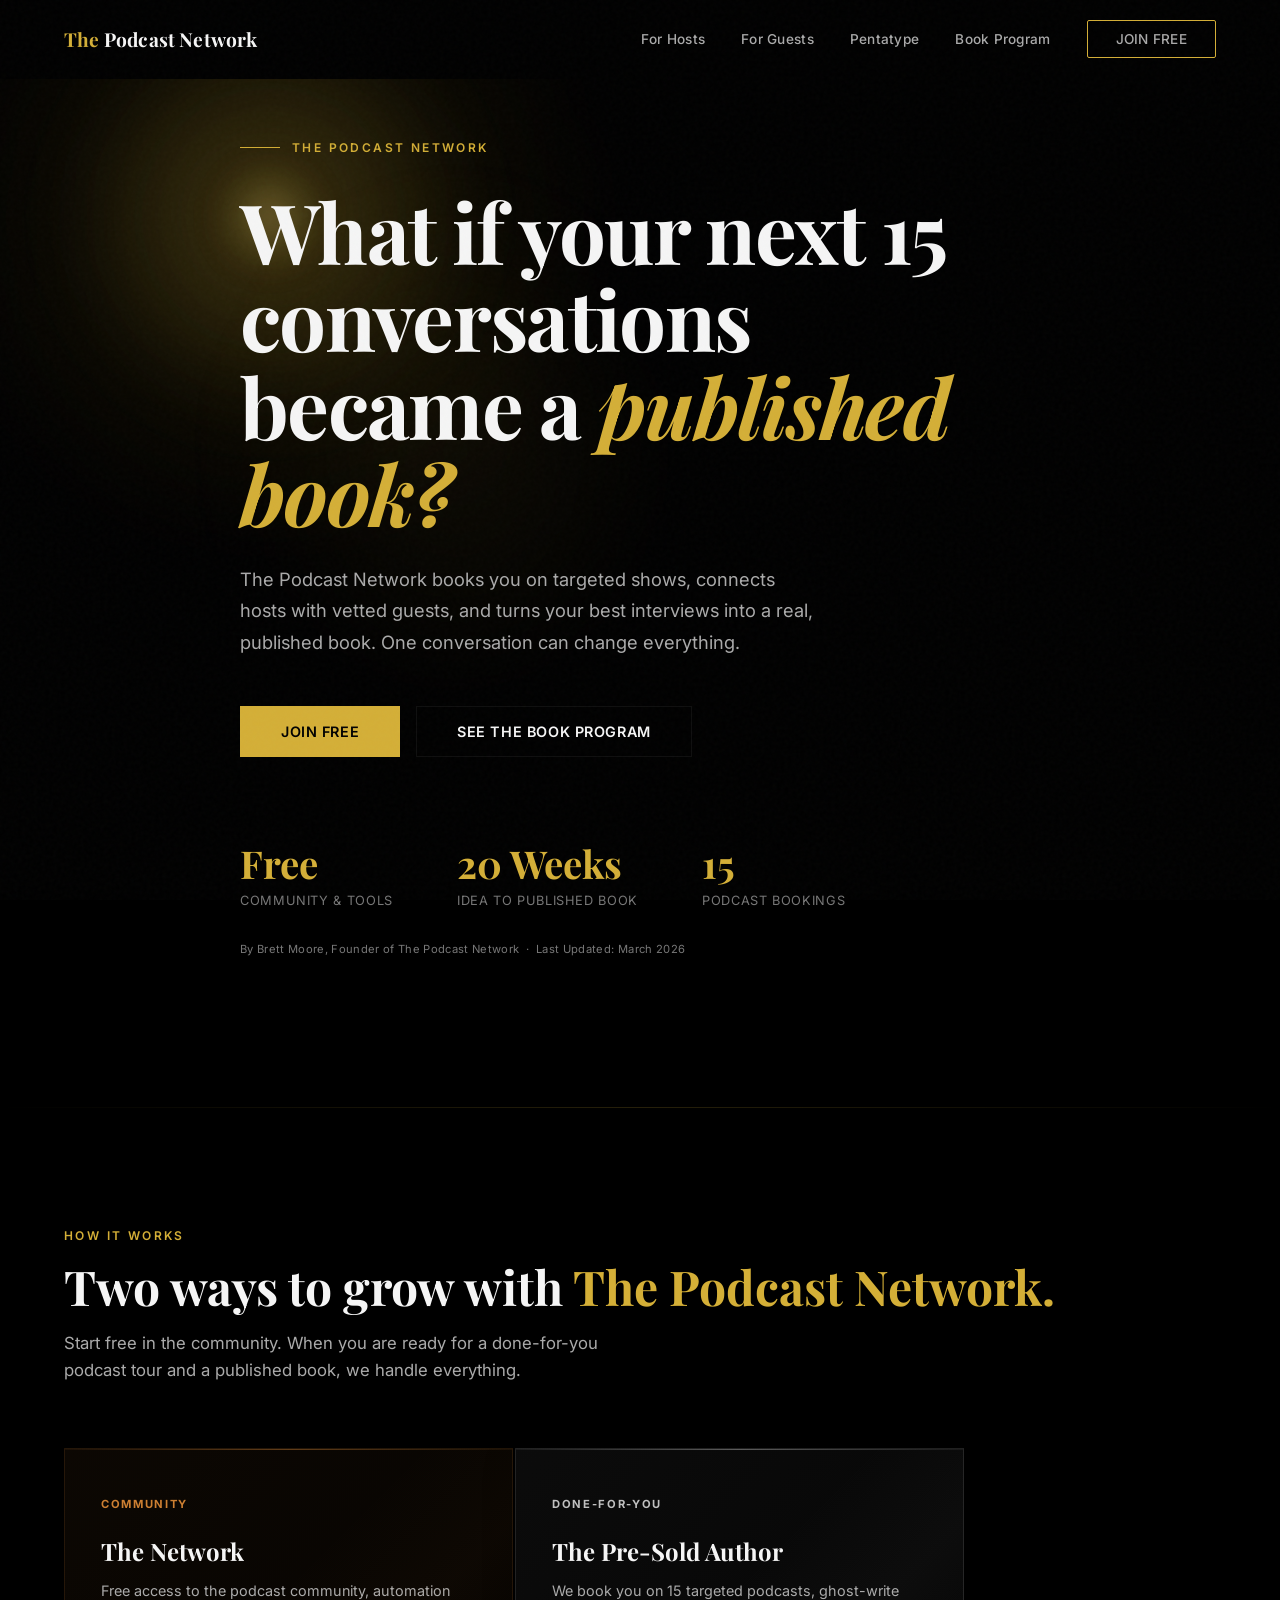
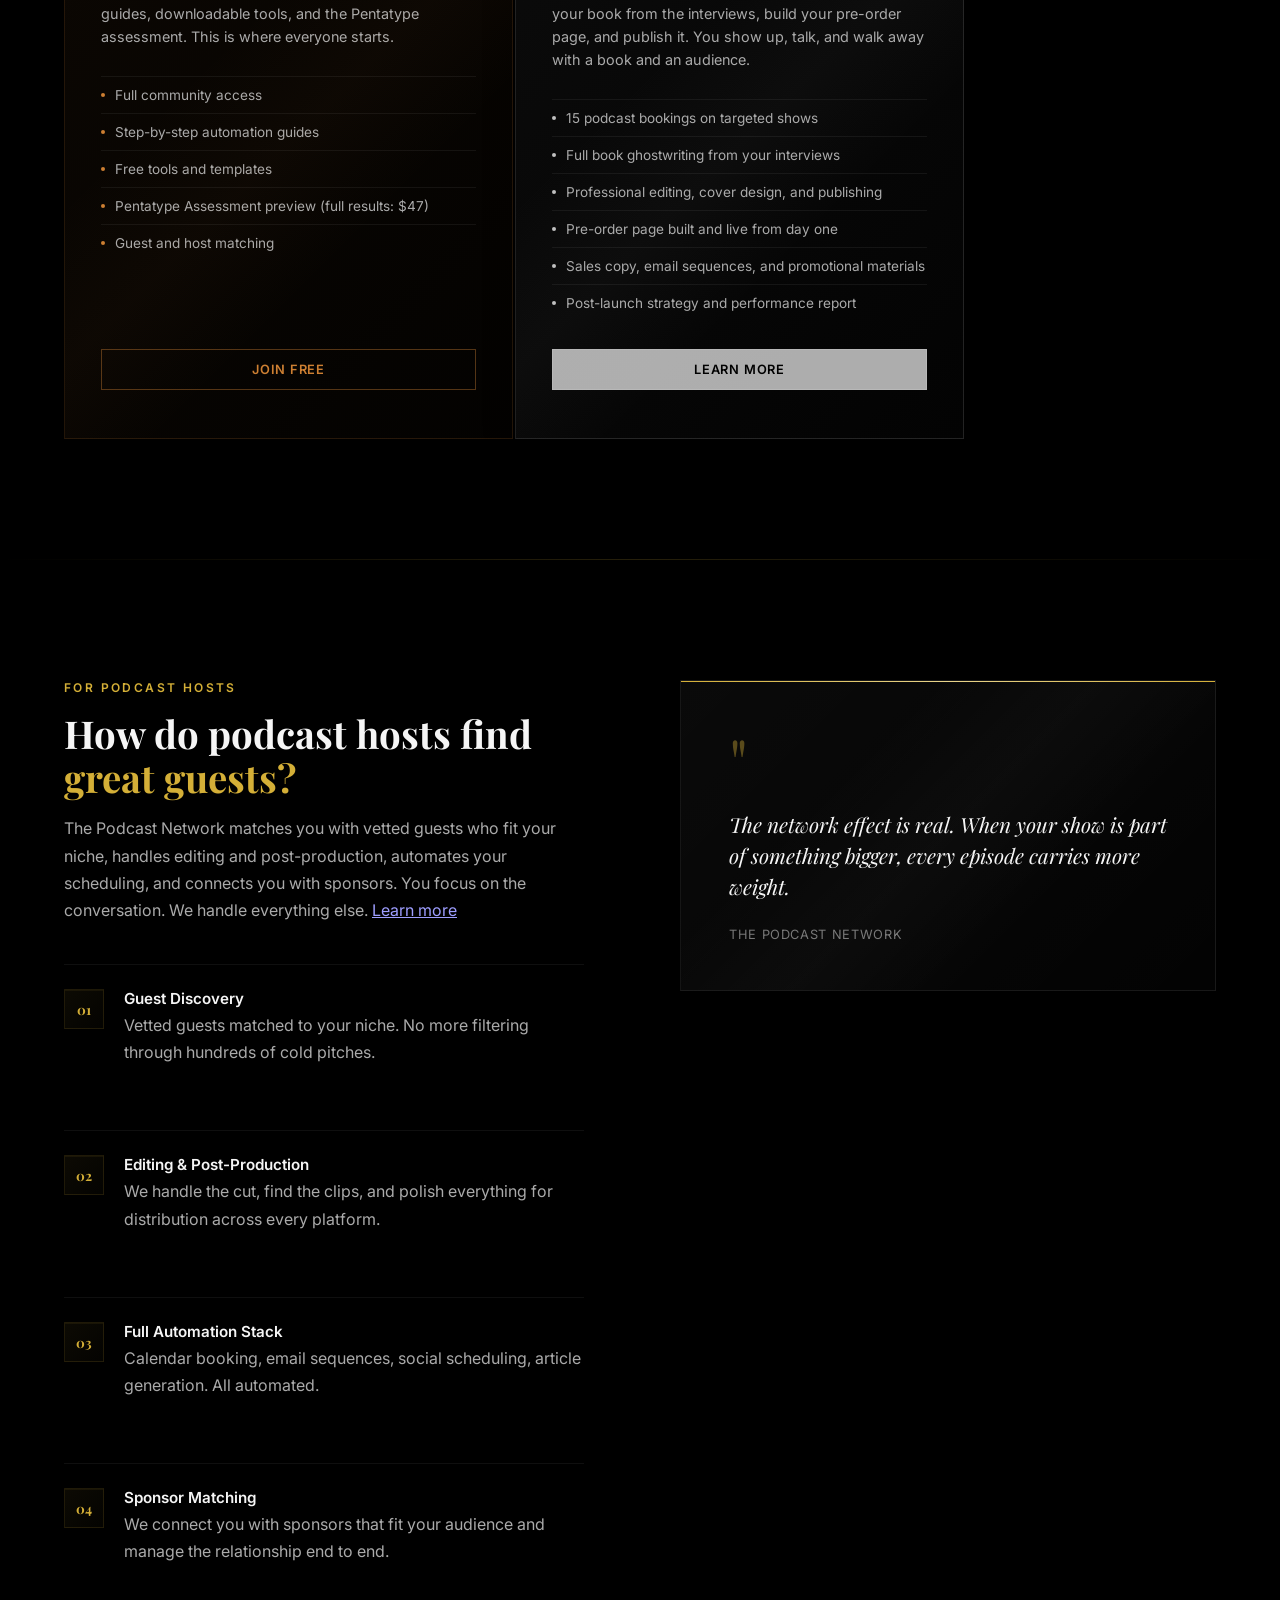
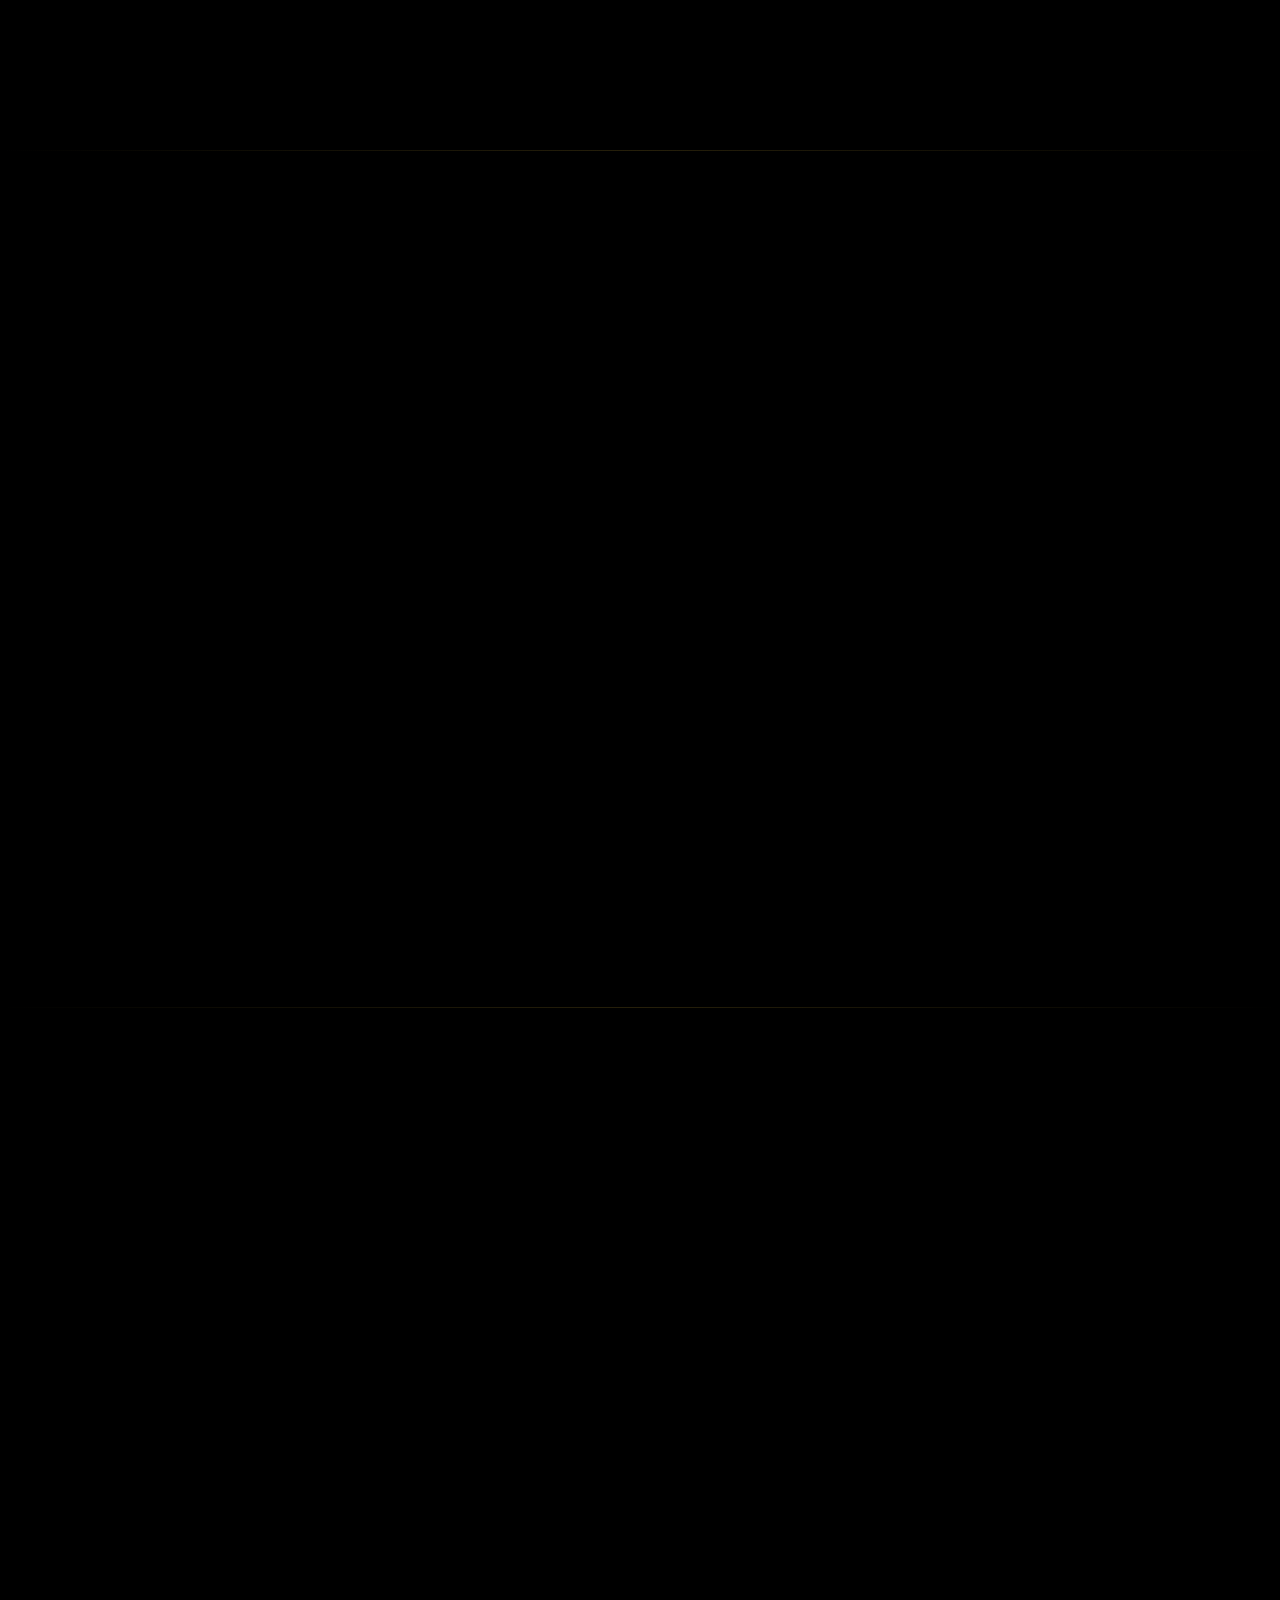
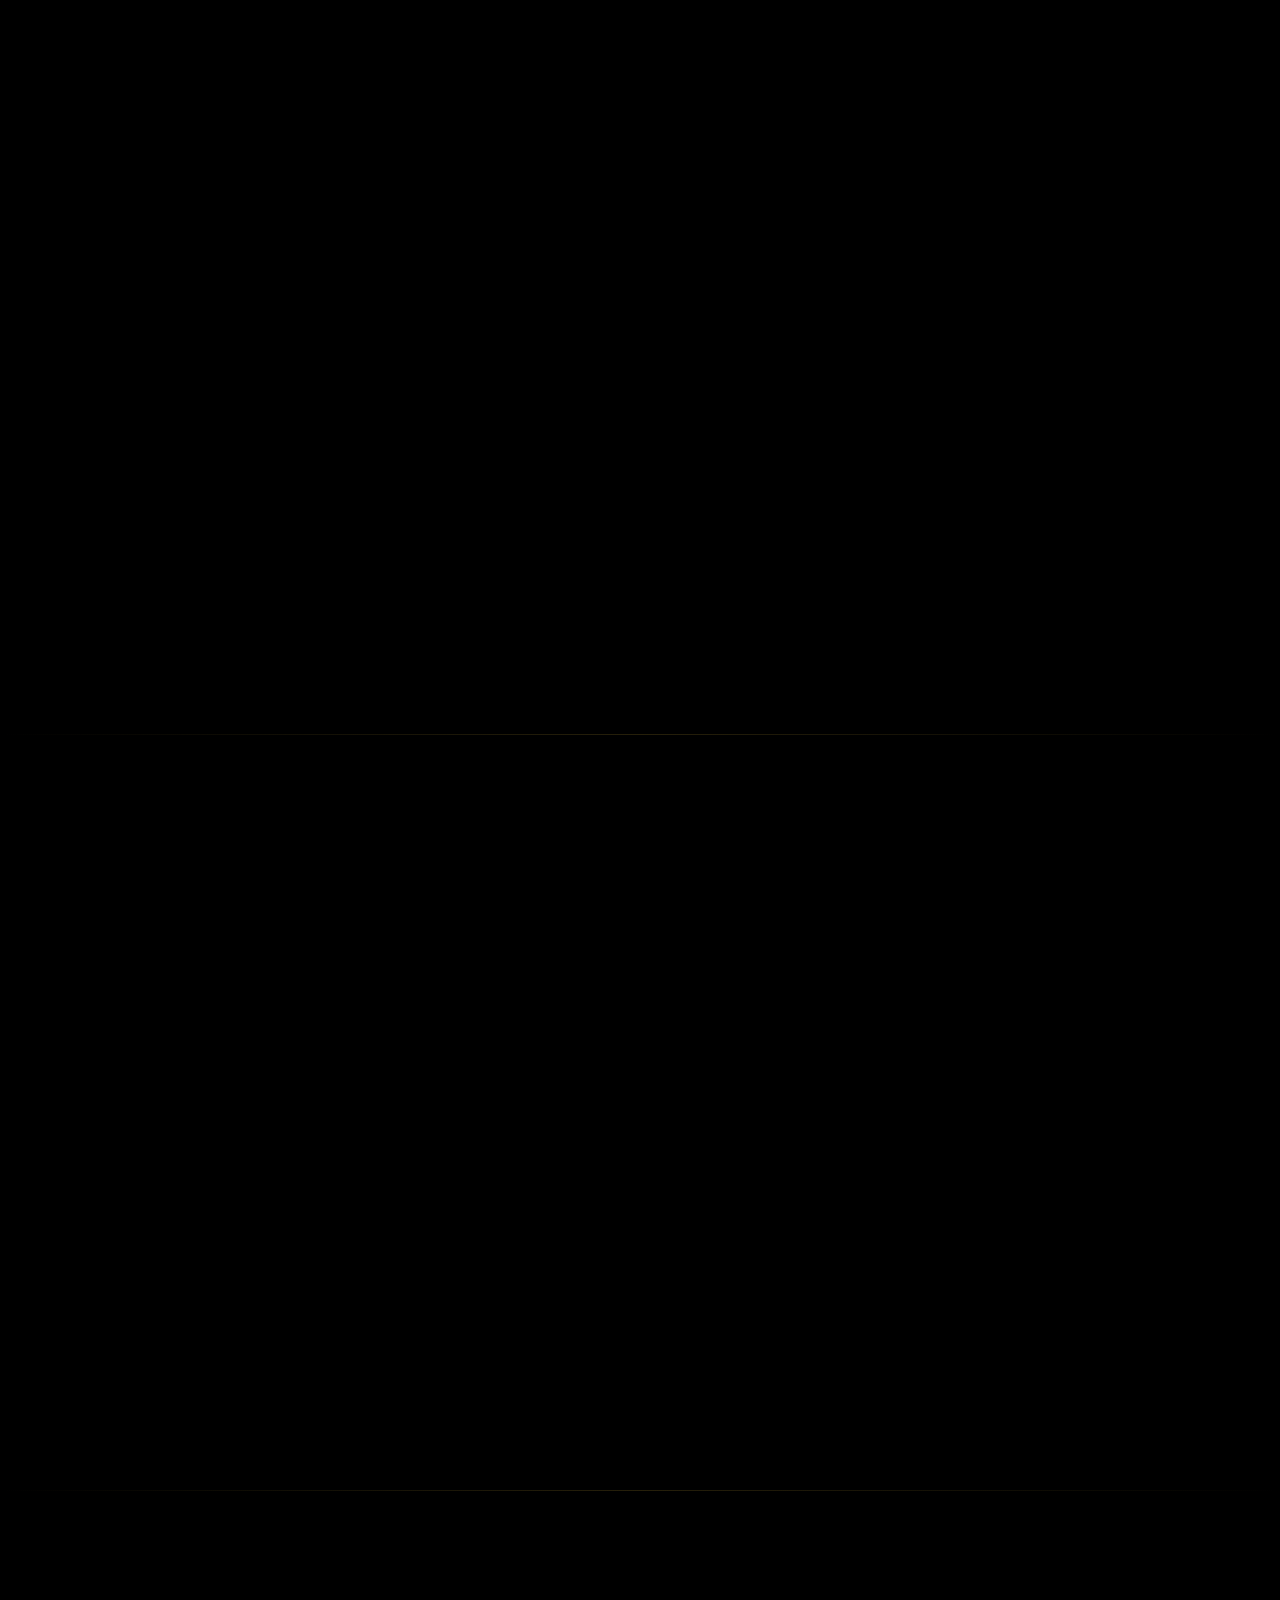
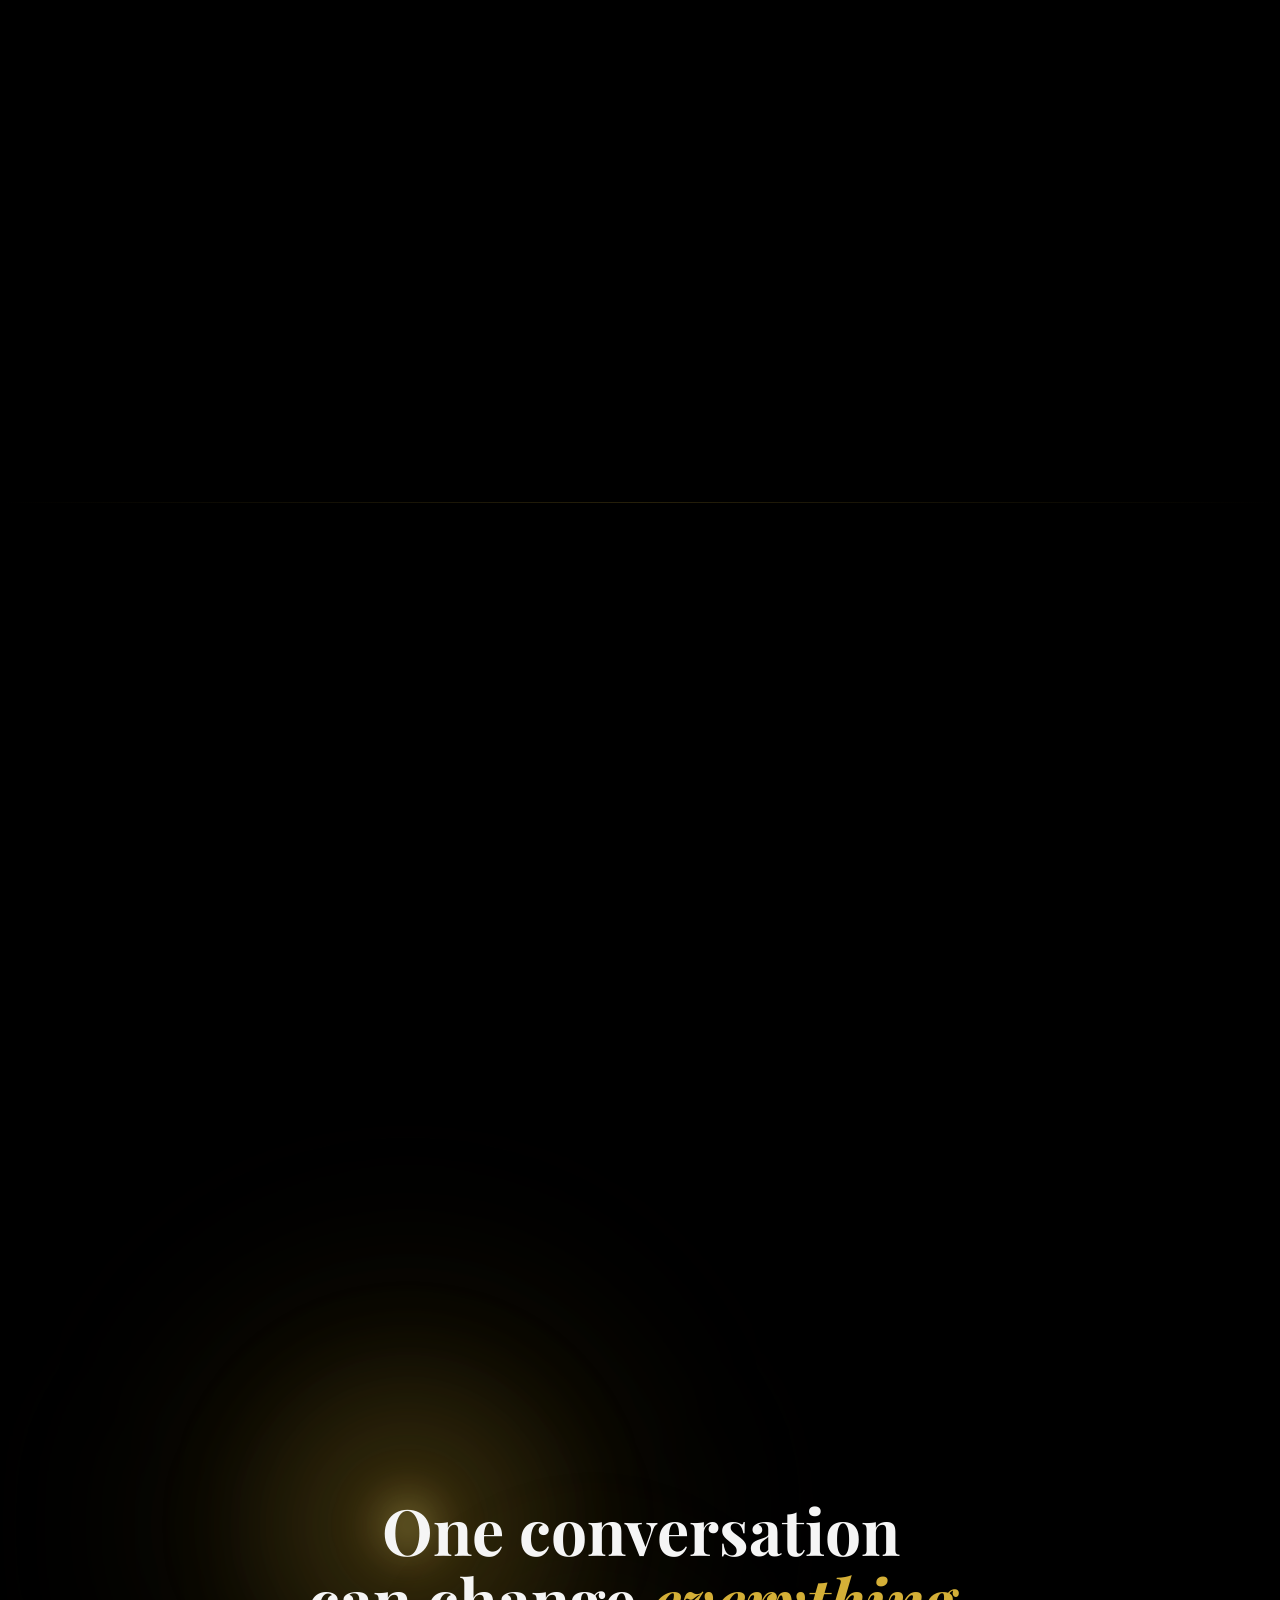
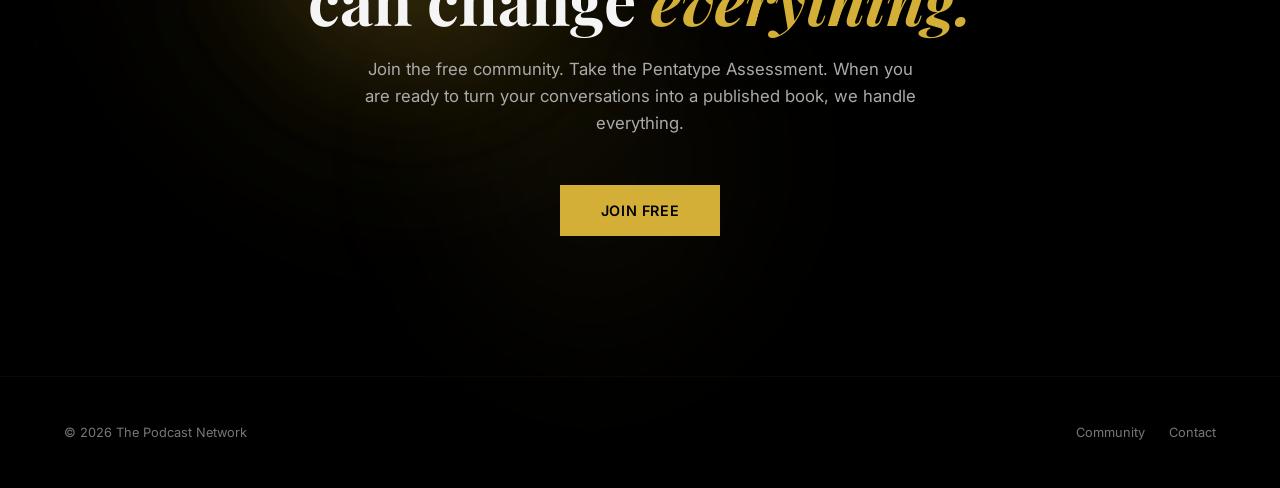
<file: index.html>
<!DOCTYPE html>
<html lang="en">
<head>
<meta charset="UTF-8">
<meta name="viewport" content="width=device-width, initial-scale=1.0">
<title>The Podcast Network | Find Guests, Get Booked, Publish Your Book</title>
<meta name="description" content="The Podcast Network connects hosts with vetted guests, books you on targeted shows, and turns your episodes into a published book. Free community for podcast hosts and guests. Take the Pentatype Communication Assessment.">
<meta name="robots" content="index, follow, max-snippet:-1, max-image-preview:large">
<meta name="author" content="Brett Moore, The Podcast Network">
<meta name="theme-color" content="#000000">
<meta name="color-scheme" content="dark">
<link rel="canonical" href="https://podcastnetwork.org">
<link rel="icon" href="/favicon.ico" sizes="any">
<link rel="icon" href="/favicon.svg" type="image/svg+xml">
<link rel="apple-touch-icon" href="/apple-touch-icon.png">

<!-- Open Graph -->
<meta property="og:type" content="website">
<meta property="og:url" content="https://podcastnetwork.org">
<meta property="og:title" content="The Podcast Network | One Conversation Can Change Everything">
<meta property="og:description" content="The Podcast Network connects hosts with guests, books you on targeted shows, and turns your interviews into a published book. Free community and the Pre-Sold Author program.">
<meta property="og:site_name" content="The Podcast Network">
<meta property="og:locale" content="en_US">
<meta property="og:image" content="https://podcastnetwork.org/og-image.png">
<meta property="og:image:width" content="1200">
<meta property="og:image:height" content="630">
<meta property="og:image:alt" content="The Podcast Network - One Conversation Can Change Everything">

<!-- Twitter Card -->
<meta name="twitter:card" content="summary_large_image">
<meta name="twitter:title" content="The Podcast Network | One Conversation Can Change Everything">
<meta name="twitter:description" content="Find podcast guests, get booked on shows, and turn your interviews into a published book. Free community and done-for-you Pre-Sold Author program.">
<meta name="twitter:image" content="https://podcastnetwork.org/og-image.png">
<meta name="twitter:image:alt" content="The Podcast Network - One Conversation Can Change Everything">

<!-- Structured Data: Organization -->
<script type="application/ld+json">
{
  "@context":"https://schema.org",
  "@type":"Organization",
  "name":"The Podcast Network",
  "url":"https://podcastnetwork.org",
  "description":"The Podcast Network connects podcast hosts with vetted guests, books you on targeted shows, and turns your interviews into a published book. Free community on Skool, Pentatype Communication Assessment, and The Pre-Sold Author done-for-you program.",
  "sameAs":["https://www.skool.com/thepodcastnetwork"],
  "contactPoint":{"@type":"ContactPoint","email":"hello@podcastnetwork.org","contactType":"customer service"},
  "foundingDate":"2024",
  "knowsAbout":["podcasting","communication assessment","podcast production","podcast guest booking","book publishing"]
}
</script>

<!-- Structured Data: WebSite -->
<script type="application/ld+json">
{
  "@context":"https://schema.org",
  "@type":"WebSite",
  "name":"The Podcast Network",
  "url":"https://podcastnetwork.org",
  "about":{"@type":"Thing","name":"Podcast ecosystem and communication assessment platform"},
  "speakable":{"@type":"SpeakableSpecification","cssSelector":[".hero h1",".hero p",".faq-item summary",".faq-item p"]}
}
</script>

<!-- Structured Data: Service (Tiers) -->
<script type="application/ld+json">
{
  "@context":"https://schema.org",
  "@type":"ItemList",
  "name":"The Podcast Network Membership Tiers",
  "itemListElement":[
    {"@type":"ListItem","position":1,"item":{"@type":"Service","name":"The Network - Community Tier","description":"Free access to the podcast community, automation guides, downloadable tools, and the Pentatype communication assessment.","offers":{"@type":"Offer","price":"0","priceCurrency":"USD"},"provider":{"@type":"Organization","name":"The Podcast Network"}}},
    {"@type":"ListItem","position":2,"item":{"@type":"Service","name":"The Pre-Sold Author - Done-For-You Program","description":"A 20-week done-for-you program that books you on 15 targeted podcasts, ghostwrites your book from the interviews, handles editing, cover design, publishing, and launch strategy. Founding member pricing starts at $10,000.","offers":{"@type":"Offer","price":"10000","priceCurrency":"USD"},"provider":{"@type":"Organization","name":"The Podcast Network"}}}
  ]
}
</script>

<!-- Structured Data: Product (Pentatype) -->
<script type="application/ld+json">
{
  "@context":"https://schema.org",
  "@type":"Product",
  "name":"Pentatype Communication Assessment",
  "description":"A psychometrically validated communication style assessment that measures five dimensions: Connection, Structure, Conviction, Discovery, and Meaning. Identifies your Core communication type from a 25-Type Matrix.",
  "brand":{"@type":"Brand","name":"Pentatype"},
  "offers":{"@type":"Offer","price":"149","priceCurrency":"USD","description":"Full 25-type profile with sub-type analysis, audience psychographics, and strategic recommendations","availability":"https://schema.org/InStock"}
}
</script>

<!-- Structured Data: HowTo (Book Program) -->
<script type="application/ld+json">
{
  "@context":"https://schema.org",
  "@type":"HowTo",
  "name":"How The Podcast Network Turns Your Episodes Into a Published Book",
  "description":"A four-step process that transforms your podcast episodes into a professionally published book.",
  "step":[
    {"@type":"HowToStep","position":"1","name":"Outline and Cover Design","text":"We map the structure and design a professional cover before you record."},
    {"@type":"HowToStep","position":"2","name":"Pre-Order Page Goes Live","text":"Your book starts generating demand while you're still on tour."},
    {"@type":"HowToStep","position":"3","name":"Written in Your Voice","text":"Our ghostwriters work through every episode and comment, then write the book in your voice."},
    {"@type":"HowToStep","position":"4","name":"Publish and Launch","text":"Your book launches to an audience that already knows your message."}
  ]
}
</script>

<!-- Structured Data: FAQPage -->
<script type="application/ld+json">
{
  "@context":"https://schema.org",
  "@type":"FAQPage",
  "mainEntity":[
    {"@type":"Question","name":"What is The Podcast Network?","acceptedAnswer":{"@type":"Answer","text":"The Podcast Network is a podcast ecosystem that connects hosts with vetted guests, books you on targeted shows, and turns your interviews into a published book. It includes a free community on Skool with tools and guides, the Pentatype Communication Assessment, and a done-for-you program called The Pre-Sold Author."}},
    {"@type":"Question","name":"Is The Podcast Network free to join?","acceptedAnswer":{"@type":"Answer","text":"Yes. The community is completely free and includes access to other podcast hosts and guests, automation guides, downloadable tools, and the Pentatype Communication Assessment preview. The Pre-Sold Author done-for-you program is a separate paid service."}},
    {"@type":"Question","name":"What is the Pentatype Communication Assessment?","acceptedAnswer":{"@type":"Answer","text":"The Pentatype is a psychometrically validated communication style assessment that measures five dimensions: Connection, Structure, Conviction, Discovery, and Meaning. It identifies your Core communication type from a 25-type matrix. The free assessment takes four minutes. The full profile costs $47."}},
    {"@type":"Question","name":"How do I get booked on podcasts?","acceptedAnswer":{"@type":"Answer","text":"The Podcast Network matches you with shows that fit your expertise, audience, and goals. Free community members get guest request boards and host-guest matching. Pre-Sold Author members get 15 personally brokered podcast bookings with ghostwritten book publication."}},
    {"@type":"Question","name":"How does The Pre-Sold Author program work?","acceptedAnswer":{"@type":"Answer","text":"The Pre-Sold Author is a 20-week done-for-you program. We book you on 15 targeted podcasts, set up a pre-order page, ghostwrite your book from the interviews, handle editing and cover design, and publish the finished book. Founding member pricing starts at $10,000."}},
    {"@type":"Question","name":"How do podcast hosts find guests for their show?","acceptedAnswer":{"@type":"Answer","text":"The Podcast Network provides guest discovery through community matching boards where vetted guests are matched to your niche. Hosts also get access to editing support, automation tools, and sponsor matching. The community is free to join."}},
    {"@type":"Question","name":"Can I turn my podcast episodes into a book?","acceptedAnswer":{"@type":"Answer","text":"Yes. The Pre-Sold Author program turns podcast interviews into a professionally published book. Episodes are transcribed, the manuscript is ghostwritten in your voice, professionally edited, designed, and published through distribution channels."}},
    {"@type":"Question","name":"Who is The Podcast Network for?","acceptedAnswer":{"@type":"Answer","text":"The Podcast Network serves entrepreneurs, coaches, consultants, speakers, authors, and thought leaders who use podcasting to build authority. Whether you host a show, want to guest on shows, or want to turn your expertise into a published book, there is a path for you."}}
  ]
}
</script>

<link rel="preconnect" href="https://fonts.googleapis.com">
<link rel="preconnect" href="https://fonts.gstatic.com" crossorigin>
<link href="https://fonts.googleapis.com/css2?family=Inter:wght@400;500;600;700&family=Playfair+Display:ital,wght@0,700;1,400;1,500&display=swap" rel="stylesheet">
<link rel="stylesheet" href="styles.css">
<style>
/* ---- INDEX-SPECIFIC: GLOW ---- */
.glow{position:absolute;border-radius:50%;filter:blur(150px);pointer-events:none}
.glow.gold-glow{background:rgba(212,175,55,.06);width:600px;height:600px}
.glow.white-glow{background:rgba(255,255,255,.02);width:500px;height:500px}

/* ---- INDEX-SPECIFIC: HERO ---- */
.hero{min-height:100vh;display:flex;align-items:center;position:relative;padding:140px 0 100px;overflow:clip;background:var(--bg);contain:paint;clip-path:inset(0);isolation:isolate}
.hero-h1-wrap{position:relative}
.hero-glow-wrap{position:absolute;top:-420px;left:-420px;width:900px;height:900px;z-index:0;pointer-events:none}
.hero-content{max-width:800px;position:relative;z-index:2}
.hero-eyebrow{font-size:.75rem;font-weight:600;letter-spacing:.2em;text-transform:uppercase;color:var(--gold);margin-bottom:32px;display:flex;align-items:center;gap:12px}
.hero-eyebrow::before{content:'';width:40px;height:1px;background:var(--gold)}
.hero h1{font-family:var(--font-display);font-size:clamp(3rem,6.5vw,5.5rem);font-weight:700;line-height:1.05;letter-spacing:-.02em;margin-bottom:28px}
.hero h1 em{font-style:italic;color:var(--gold)}
.hero p{font-size:1.15rem;color:var(--text2);line-height:1.7;max-width:580px;margin-bottom:48px}
.hero-ctas{display:flex;gap:16px;flex-wrap:wrap;margin-bottom:80px}
.hero-stats{display:flex;gap:64px}
.hero-stat .number{font-family:var(--font-display);font-size:2.4rem;font-weight:700;color:var(--gold)}
.hero-stat .label{font-size:.8rem;color:var(--text3);margin-top:4px;letter-spacing:.05em;text-transform:uppercase}

/* ---- INDEX-SPECIFIC: TIERS SECTION ---- */
.tiers{padding:120px 0;position:relative}
.tiers h2{font-family:var(--font-display);font-size:clamp(2rem,4vw,3rem);font-weight:700;margin-bottom:16px;line-height:1.15}
.tiers .section-sub{color:var(--text2);font-size:1.05rem;line-height:1.6;max-width:600px;margin-bottom:64px}
.tier-grid{display:grid;grid-template-columns:repeat(2,1fr);gap:2px;max-width:900px}
.tier-card{background:linear-gradient(135deg,rgba(255,255,255,.03),rgba(255,255,255,.01));backdrop-filter:blur(16px);-webkit-backdrop-filter:blur(16px);padding:48px 36px;position:relative;transition:all .4s;border:1px solid rgba(255,255,255,.06);display:flex;flex-direction:column;box-shadow:inset 0 1px 0 rgba(255,255,255,.05),0 8px 32px rgba(0,0,0,.2);overflow:hidden}
.tier-card::after{content:'';position:absolute;top:-50%;left:-50%;width:200%;height:200%;background:linear-gradient(135deg,transparent 42%,rgba(255,255,255,.02) 50%,transparent 58%);pointer-events:none}
.tier-card:hover{background:linear-gradient(135deg,rgba(255,255,255,.05),rgba(255,255,255,.02));border-color:rgba(255,255,255,.1)}
.tier-card.featured{border-color:rgba(212,175,55,.15);background:linear-gradient(135deg,rgba(212,175,55,.06),rgba(212,175,55,.02));box-shadow:inset 0 1px 0 rgba(212,175,55,.08),0 8px 32px rgba(0,0,0,.2)}
.tier-card.featured::after{background:linear-gradient(135deg,transparent 42%,rgba(212,175,55,.03) 50%,transparent 58%)}
.tier-label{font-size:.7rem;font-weight:700;letter-spacing:.15em;text-transform:uppercase;color:var(--text3);margin-bottom:24px}
.tier-card.featured .tier-label{color:var(--gold)}
.tier-card h3{font-family:var(--font-display);font-size:1.5rem;font-weight:700;margin-bottom:12px}
.tier-card .tier-desc{color:var(--text2);font-size:.9rem;line-height:1.6;margin-bottom:28px}
.tier-features{list-style:none;padding:0}
.tier-features li{font-size:.85rem;color:var(--text2);padding:10px 0;border-top:1px solid var(--border);display:flex;align-items:center;gap:10px}
.tier-features li::before{content:'';width:4px;height:4px;border-radius:50%;flex-shrink:0}
.tier-card .tier-features li::before{background:var(--text3)}
.tier-card.featured .tier-features li::before{background:var(--gold)}
.tier-features{flex:1}
.tier-card .tier-cta{display:inline-flex;justify-content:center;text-align:center;margin-top:28px;padding:12px 32px;font-size:.8rem;font-weight:600;letter-spacing:.06em;text-transform:uppercase;text-decoration:none;transition:all .3s;width:100%}
.tier-cta.gold-cta{background:var(--gold);color:#000;border:1px solid var(--gold)}
.tier-cta.gold-cta:hover{background:var(--gold-light)}
.tier-cta.outline-cta{background:transparent;color:var(--text);border:1px solid var(--border)}
.tier-cta.outline-cta:hover{border-color:rgba(255,255,255,.2)}
.tier-cta.elite-cta{background:transparent;color:var(--gold);border:1px solid var(--gold)}
.tier-cta.elite-cta:hover{background:rgba(212,175,55,.08)}

/* Tier metallic accents */
.tier-card.tier-bronze{border-color:rgba(205,127,50,.15);background:linear-gradient(135deg,rgba(205,127,50,.06),rgba(205,127,50,.015));box-shadow:inset 0 1px 0 rgba(205,127,50,.08),0 8px 32px rgba(0,0,0,.2)}
.tier-card.tier-bronze::before{content:'';position:absolute;top:0;left:0;right:0;height:1px;background:linear-gradient(90deg,transparent,rgba(205,127,50,.4),transparent)}
.tier-card.tier-bronze::after{background:linear-gradient(135deg,transparent 42%,rgba(205,127,50,.03) 50%,transparent 58%)}
.tier-card.tier-bronze:hover{border-color:rgba(205,127,50,.25);background:linear-gradient(135deg,rgba(205,127,50,.08),rgba(205,127,50,.025))}
.tier-card.tier-bronze .tier-label{color:#cd7f32}
.tier-card.tier-bronze .tier-features li::before{background:#cd7f32}
.tier-cta.bronze-cta{background:transparent;color:#cd7f32;border:1px solid rgba(205,127,50,.4)}
.tier-cta.bronze-cta:hover{background:rgba(205,127,50,.1)}

.tier-card.tier-silver{border-color:rgba(192,192,192,.15);background:linear-gradient(135deg,rgba(192,192,192,.06),rgba(192,192,192,.015));box-shadow:inset 0 1px 0 rgba(192,192,192,.08),0 8px 32px rgba(0,0,0,.2)}
.tier-card.tier-silver::before{content:'';position:absolute;top:0;left:0;right:0;height:1px;background:linear-gradient(90deg,transparent,rgba(192,192,192,.4),transparent)}
.tier-card.tier-silver::after{background:linear-gradient(135deg,transparent 42%,rgba(192,192,192,.03) 50%,transparent 58%)}
.tier-card.tier-silver:hover{border-color:rgba(192,192,192,.25);background:linear-gradient(135deg,rgba(192,192,192,.08),rgba(192,192,192,.025))}
.tier-card.tier-silver .tier-label{color:#c0c0c0}
.tier-card.tier-silver .tier-features li::before{background:#c0c0c0}
.tier-cta.silver-cta{background:rgba(192,192,192,.9);color:#000;border:1px solid rgba(192,192,192,.6)}
.tier-cta.silver-cta:hover{background:rgba(220,220,220,1)}

.tier-card.tier-gold{border-color:rgba(212,175,55,.15);background:linear-gradient(135deg,rgba(212,175,55,.06),rgba(212,175,55,.02));box-shadow:inset 0 1px 0 rgba(212,175,55,.08),0 8px 32px rgba(0,0,0,.2)}
.tier-card.tier-gold::before{content:'';position:absolute;top:0;left:0;right:0;height:1px;background:var(--gradient-gold)}
.tier-card.tier-gold::after{background:linear-gradient(135deg,transparent 42%,rgba(212,175,55,.03) 50%,transparent 58%)}
.tier-card.tier-gold:hover{border-color:rgba(212,175,55,.25);background:linear-gradient(135deg,rgba(212,175,55,.08),rgba(212,175,55,.03))}
.tier-card.tier-gold .tier-label{color:var(--gold)}
.tier-card.tier-gold .tier-features li::before{background:var(--gold)}

/* ---- INDEX-SPECIFIC: HOSTS ---- */
.hosts{padding:120px 0;position:relative}
.split-layout{display:grid;grid-template-columns:1fr 1fr;gap:80px;align-items:start}
.split-layout .content{max-width:520px}
.split-layout .content h2{font-family:var(--font-display);font-size:clamp(1.8rem,3vw,2.6rem);font-weight:700;margin-bottom:16px;line-height:1.15}
.split-layout .content p{color:var(--text2);font-size:1rem;line-height:1.7;margin-bottom:40px}
.feature-list{display:flex;flex-direction:column;gap:0}
.feature-item{display:flex;gap:20px;padding:24px 0;border-top:1px solid var(--border)}
.feature-item .f-icon{flex-shrink:0;width:40px;height:40px;display:flex;align-items:center;justify-content:center;font-family:var(--font-display);font-size:.85rem;font-weight:700;color:var(--gold);border:1px solid rgba(212,175,55,.12);background:linear-gradient(135deg,rgba(212,175,55,.06),rgba(212,175,55,.02));backdrop-filter:blur(12px);-webkit-backdrop-filter:blur(12px);box-shadow:inset 0 1px 0 rgba(212,175,55,.08)}
.feature-item h4{font-size:.95rem;font-weight:600;margin-bottom:4px}
.feature-item p{font-size:.85rem;color:var(--text2);line-height:1.5}

/* Side card */
.side-quote-wrap{align-self:stretch}
.side-quote{background:linear-gradient(135deg,rgba(255,255,255,.04),rgba(255,255,255,.01));backdrop-filter:blur(20px);-webkit-backdrop-filter:blur(20px);border:1px solid rgba(255,255,255,.07);padding:48px;position:sticky;top:120px;box-shadow:inset 0 1px 0 rgba(255,255,255,.06),0 8px 32px rgba(0,0,0,.25);overflow:hidden}
.side-quote::after{content:'';position:absolute;top:-50%;left:-50%;width:200%;height:200%;background:linear-gradient(135deg,transparent 40%,rgba(255,255,255,.025) 50%,transparent 60%);pointer-events:none}
.side-quote::before{content:'';position:absolute;top:0;left:0;right:0;height:1px;background:var(--gradient-gold)}
.side-quote .quote-mark{font-family:var(--font-display);font-size:4rem;color:var(--gold);line-height:1;margin-bottom:16px;opacity:.4}
.side-quote blockquote{font-family:var(--font-display);font-size:1.3rem;font-style:italic;line-height:1.5;color:var(--text);margin-bottom:24px}
.side-quote .attribution{font-size:.8rem;color:var(--text3);letter-spacing:.05em;text-transform:uppercase}

/* ---- INDEX-SPECIFIC: GUESTS ---- */
.guests{padding:120px 0;position:relative}
.journey-grid{display:grid;grid-template-columns:repeat(5,1fr);gap:2px;margin-top:48px}
.journey-step{background:linear-gradient(135deg,rgba(255,255,255,.03),rgba(255,255,255,.01));backdrop-filter:blur(16px);-webkit-backdrop-filter:blur(16px);border:1px solid rgba(255,255,255,.06);padding:32px 24px;position:relative;transition:all .3s;box-shadow:inset 0 1px 0 rgba(255,255,255,.04),0 4px 20px rgba(0,0,0,.2);overflow:hidden}
.journey-step::after{content:'';position:absolute;top:-50%;left:-50%;width:200%;height:200%;background:linear-gradient(135deg,transparent 42%,rgba(255,255,255,.02) 50%,transparent 58%);pointer-events:none}
.journey-step:hover{background:linear-gradient(135deg,rgba(255,255,255,.05),rgba(255,255,255,.02));border-color:rgba(255,255,255,.1)}
.journey-step .step-num{font-family:var(--font-display);font-size:2rem;font-weight:700;color:var(--gold);opacity:.4;margin-bottom:16px;display:block}
.journey-step h4{font-size:.95rem;font-weight:600;margin-bottom:8px}
.journey-step p{font-size:.82rem;color:var(--text2);line-height:1.5}

/* ---- INDEX-SPECIFIC: PENTATYPE ---- */
.pentatype{padding:120px 0;position:relative;overflow:visible}
.penta-layout{display:grid;grid-template-columns:1fr 1fr;gap:80px;align-items:start}
.penta-visual{position:sticky;top:120px}
.hand-grid{display:grid;grid-template-columns:1fr 1fr;gap:12px}
.finger-card{background:linear-gradient(135deg,rgba(255,255,255,.03),rgba(255,255,255,.008));backdrop-filter:blur(16px);-webkit-backdrop-filter:blur(16px);border:1px solid rgba(255,255,255,.06);padding:32px 24px;text-align:center;transition:all .3s;cursor:default;box-shadow:inset 0 1px 0 rgba(255,255,255,.04);overflow:hidden;position:relative}
.finger-card:last-child{grid-column:1 / -1}
.finger-card::after{content:'';position:absolute;top:-50%;left:-50%;width:200%;height:200%;background:linear-gradient(135deg,transparent 42%,rgba(255,255,255,.02) 50%,transparent 58%);pointer-events:none}
.finger-card:hover{border-color:rgba(212,175,55,.2);background:linear-gradient(135deg,rgba(212,175,55,.06),rgba(212,175,55,.02));box-shadow:inset 0 1px 0 rgba(212,175,55,.08),0 4px 20px rgba(0,0,0,.2)}
.finger-card .finger-numeral{font-family:var(--font-display);font-size:2.2rem;font-weight:700;color:var(--gold);opacity:.4;margin-bottom:12px}
.finger-card .finger-name{font-family:var(--font-display);font-size:1.1rem;font-weight:600;margin-bottom:6px;color:var(--gold)}
.finger-card .finger-type{font-size:.8rem;color:var(--text2);letter-spacing:.03em}

/* Pentatype dimension colors */
.finger-card[data-dim="connection"]{background:linear-gradient(135deg,rgba(244,63,94,.08),rgba(244,63,94,.02));border-color:rgba(244,63,94,.15)}
.finger-card[data-dim="connection"] .finger-name{color:#fb7185}
.finger-card[data-dim="connection"] .finger-numeral{color:#fb7185}
.finger-card[data-dim="connection"]:hover{border-color:rgba(244,63,94,.3);background:linear-gradient(135deg,rgba(244,63,94,.12),rgba(244,63,94,.04));box-shadow:inset 0 1px 0 rgba(244,63,94,.1),0 4px 20px rgba(0,0,0,.2)}

.finger-card[data-dim="structure"]{background:linear-gradient(135deg,rgba(59,130,246,.08),rgba(59,130,246,.02));border-color:rgba(59,130,246,.15)}
.finger-card[data-dim="structure"] .finger-name{color:#60a5fa}
.finger-card[data-dim="structure"] .finger-numeral{color:#60a5fa}
.finger-card[data-dim="structure"]:hover{border-color:rgba(59,130,246,.3);background:linear-gradient(135deg,rgba(59,130,246,.12),rgba(59,130,246,.04));box-shadow:inset 0 1px 0 rgba(59,130,246,.1),0 4px 20px rgba(0,0,0,.2)}

.finger-card[data-dim="conviction"]{background:linear-gradient(135deg,rgba(249,115,22,.08),rgba(249,115,22,.02));border-color:rgba(249,115,22,.15)}
.finger-card[data-dim="conviction"] .finger-name{color:#fb923c}
.finger-card[data-dim="conviction"] .finger-numeral{color:#fb923c}
.finger-card[data-dim="conviction"]:hover{border-color:rgba(249,115,22,.3);background:linear-gradient(135deg,rgba(249,115,22,.12),rgba(249,115,22,.04));box-shadow:inset 0 1px 0 rgba(249,115,22,.1),0 4px 20px rgba(0,0,0,.2)}

.finger-card[data-dim="discovery"]{background:linear-gradient(135deg,rgba(16,185,129,.08),rgba(16,185,129,.02));border-color:rgba(16,185,129,.15)}
.finger-card[data-dim="discovery"] .finger-name{color:#34d399}
.finger-card[data-dim="discovery"] .finger-numeral{color:#34d399}
.finger-card[data-dim="discovery"]:hover{border-color:rgba(16,185,129,.3);background:linear-gradient(135deg,rgba(16,185,129,.12),rgba(16,185,129,.04));box-shadow:inset 0 1px 0 rgba(16,185,129,.1),0 4px 20px rgba(0,0,0,.2)}

.finger-card[data-dim="meaning"]{background:linear-gradient(135deg,rgba(168,85,247,.08),rgba(168,85,247,.02));border-color:rgba(168,85,247,.15)}
.finger-card[data-dim="meaning"] .finger-name{color:#c084fc}
.finger-card[data-dim="meaning"] .finger-numeral{color:#c084fc}
.finger-card[data-dim="meaning"]:hover{border-color:rgba(168,85,247,.3);background:linear-gradient(135deg,rgba(168,85,247,.12),rgba(168,85,247,.04));box-shadow:inset 0 1px 0 rgba(168,85,247,.1),0 4px 20px rgba(0,0,0,.2)}
.penta-content{}
.penta-content h2{font-family:var(--font-display);font-size:clamp(1.8rem,3vw,2.6rem);font-weight:700;margin-bottom:16px;line-height:1.15}
.penta-content p{color:var(--text2);font-size:1rem;line-height:1.7;margin-bottom:20px}
.penta-content .penta-note{font-size:.85rem;color:var(--text3);font-style:italic;margin-bottom:32px}
.penta-cta{display:inline-flex;padding:14px 36px;background:var(--gold);color:#000;font-size:.85rem;font-weight:600;letter-spacing:.05em;text-transform:uppercase;text-decoration:none;transition:all .3s}
.penta-cta:hover{background:var(--gold-light);box-shadow:0 8px 30px rgba(212,175,55,.15)}

/* ---- INDEX-SPECIFIC: ASSESSMENT ---- */
.assessment{padding:120px 0;position:relative}
.quiz-container{max-width:720px;margin:0 auto}
.quiz-intro{text-align:center}
.quiz-intro h2{font-family:var(--font-display);font-size:clamp(1.8rem,3vw,2.6rem);font-weight:700;margin-bottom:16px;line-height:1.15}
.quiz-intro p{color:var(--text2);font-size:1rem;line-height:1.7;margin-bottom:32px;max-width:560px;margin-left:auto;margin-right:auto}
.quiz-start-btn{display:inline-flex;padding:16px 48px;background:var(--gold);color:#000;font-size:.9rem;font-weight:600;letter-spacing:.05em;text-transform:uppercase;text-decoration:none;transition:all .3s;cursor:pointer;border:none;font-family:var(--font-body)}
.quiz-start-btn:hover{background:var(--gold-light);box-shadow:0 12px 40px rgba(212,175,55,.2)}
.quiz-progress{height:2px;background:rgba(255,255,255,.06);margin-bottom:48px;position:relative;overflow:hidden;display:none}
.quiz-progress-bar{height:100%;background:var(--gradient-gold);transition:width .4s ease;width:0}
.quiz-progress-text{font-size:.75rem;color:var(--text3);letter-spacing:.1em;text-transform:uppercase;margin-bottom:16px;display:none}
.quiz-question-card{display:none;animation:quizFadeIn .4s ease}
@keyframes quizFadeIn{from{opacity:0;transform:translateY(16px)}to{opacity:1;transform:translateY(0)}}
.quiz-question{font-family:var(--font-display);font-size:1.3rem;font-weight:700;margin-bottom:32px;line-height:1.4}
.quiz-options{display:flex;flex-direction:column;gap:8px}
.quiz-option{background:linear-gradient(135deg,rgba(255,255,255,.03),rgba(255,255,255,.01));backdrop-filter:blur(16px);-webkit-backdrop-filter:blur(16px);border:1px solid rgba(255,255,255,.06);padding:20px 24px;cursor:pointer;transition:all .3s;font-size:.9rem;color:var(--text2);line-height:1.5;text-align:left;font-family:var(--font-body);box-shadow:inset 0 1px 0 rgba(255,255,255,.04);position:relative;overflow:hidden}
.quiz-option::after{content:'';position:absolute;top:-50%;left:-50%;width:200%;height:200%;background:linear-gradient(135deg,transparent 42%,rgba(255,255,255,.02) 50%,transparent 58%);pointer-events:none}
.quiz-option:hover{border-color:rgba(212,175,55,.2);background:linear-gradient(135deg,rgba(212,175,55,.06),rgba(212,175,55,.02));color:var(--text)}
.quiz-option.selected{border-color:rgba(212,175,55,.4);background:linear-gradient(135deg,rgba(212,175,55,.1),rgba(212,175,55,.04));color:var(--gold)}
.quiz-email-card{display:none;text-align:center;animation:quizFadeIn .4s ease}
.quiz-email-card h3{font-family:var(--font-display);font-size:1.5rem;font-weight:700;margin-bottom:12px}
.quiz-email-card p{color:var(--text2);font-size:.95rem;margin-bottom:32px}
.quiz-form{display:flex;flex-direction:column;gap:12px;max-width:400px;margin:0 auto}
.quiz-input{background:rgba(255,255,255,.04);border:1px solid rgba(255,255,255,.08);padding:14px 20px;color:var(--text);font-size:.9rem;font-family:var(--font-body);transition:border-color .3s}
.quiz-input::placeholder{color:var(--text3)}
.quiz-input:focus{outline:none;border-color:rgba(212,175,55,.3)}
.quiz-submit{padding:14px 36px;background:var(--gold);color:#000;font-size:.85rem;font-weight:600;letter-spacing:.05em;text-transform:uppercase;border:none;cursor:pointer;font-family:var(--font-body);transition:all .3s}
.quiz-submit:hover{background:var(--gold-light)}
.quiz-submit:disabled{opacity:.5;cursor:not-allowed}
.quiz-result{display:none;text-align:center;animation:quizFadeIn .5s ease}
.quiz-result-card{background:linear-gradient(135deg,rgba(212,175,55,.08),rgba(212,175,55,.02));backdrop-filter:blur(20px);-webkit-backdrop-filter:blur(20px);border:1px solid rgba(212,175,55,.15);padding:56px 48px;position:relative;overflow:hidden;box-shadow:inset 0 1px 0 rgba(212,175,55,.1),0 8px 40px rgba(0,0,0,.3)}
.quiz-result-card::before{content:'';position:absolute;top:0;left:0;right:0;height:1px;background:var(--gradient-gold)}
.quiz-result-card::after{content:'';position:absolute;top:-50%;left:-50%;width:200%;height:200%;background:linear-gradient(135deg,transparent 40%,rgba(212,175,55,.03) 50%,transparent 60%);pointer-events:none}
.quiz-result-eyebrow{font-size:.7rem;font-weight:600;letter-spacing:.2em;text-transform:uppercase;color:var(--gold);margin-bottom:16px}
.quiz-result-type{font-family:var(--font-display);font-size:clamp(2rem,4vw,3rem);font-weight:700;margin-bottom:8px}
.quiz-result-name{font-family:var(--font-display);font-size:1.3rem;font-style:italic;color:var(--gold);margin-bottom:24px}
.quiz-result-desc{color:var(--text2);font-size:.95rem;line-height:1.7;margin-bottom:32px;max-width:520px;margin-left:auto;margin-right:auto}
.quiz-result-ctas{display:flex;gap:12px;justify-content:center;flex-wrap:wrap}
.quiz-result-ctas .btn{font-size:.8rem;padding:14px 32px}

/* ---- INDEX-SPECIFIC: BOOK ---- */
.book-program{padding:120px 0}
.book-banner{border:1px solid rgba(212,175,55,.12);background:linear-gradient(135deg,rgba(212,175,55,.05),rgba(212,175,55,.015));backdrop-filter:blur(20px);-webkit-backdrop-filter:blur(20px);padding:72px;position:relative;overflow:hidden;box-shadow:inset 0 1px 0 rgba(212,175,55,.08),0 8px 40px rgba(0,0,0,.25)}
.book-banner::after{content:'';position:absolute;top:-50%;left:-50%;width:200%;height:200%;background:linear-gradient(135deg,transparent 40%,rgba(212,175,55,.025) 50%,transparent 60%);pointer-events:none}
.book-banner::before{content:'';position:absolute;top:0;left:0;right:0;height:1px;background:var(--gradient-gold)}
.book-layout{display:grid;grid-template-columns:1fr 1fr;gap:64px;align-items:center}
.book-layout .book-text h2{font-family:var(--font-display);font-size:clamp(1.8rem,3vw,2.4rem);font-weight:700;margin-bottom:16px;line-height:1.2}
.book-layout .book-text p{color:var(--text2);font-size:1rem;line-height:1.7;margin-bottom:32px}
.book-process{display:flex;flex-direction:column;gap:0}
.book-step{display:flex;gap:20px;padding:20px 0;border-top:1px solid var(--border)}
.book-step .step-n{font-family:var(--font-display);font-size:1.1rem;font-weight:700;color:var(--gold);flex-shrink:0;width:28px}
.book-step h4{font-size:.9rem;font-weight:600;margin-bottom:2px}
.book-step p{font-size:.82rem;color:var(--text2);line-height:1.4}

/* ---- INDEX-SPECIFIC: RESOURCES ---- */
.resources{padding:120px 0}
.resource-grid{display:grid;grid-template-columns:1fr 1fr;gap:2px;margin-top:48px}
.resource-card{background:linear-gradient(135deg,rgba(255,255,255,.03),rgba(255,255,255,.01));backdrop-filter:blur(16px);-webkit-backdrop-filter:blur(16px);border:1px solid rgba(255,255,255,.06);padding:40px 36px;transition:all .3s;box-shadow:inset 0 1px 0 rgba(255,255,255,.04),0 4px 20px rgba(0,0,0,.2);overflow:hidden;position:relative}
.resource-card::after{content:'';position:absolute;top:-50%;left:-50%;width:200%;height:200%;background:linear-gradient(135deg,transparent 42%,rgba(255,255,255,.02) 50%,transparent 58%);pointer-events:none}
.resource-card:hover{background:linear-gradient(135deg,rgba(255,255,255,.05),rgba(255,255,255,.02));border-color:rgba(255,255,255,.1)}
.resource-card h4{font-size:1.1rem;font-weight:600;margin-bottom:8px}
.resource-card p{color:var(--text2);font-size:.9rem;line-height:1.5;margin-bottom:20px}
.resource-link{color:var(--gold);font-size:.8rem;font-weight:600;text-decoration:none;letter-spacing:.05em;text-transform:uppercase;transition:opacity .2s}
.resource-link:hover{opacity:.7}

/* ---- INDEX-SPECIFIC: CONTENT VISIBILITY (PERFORMANCE) ---- */

/* ---- INDEX-SPECIFIC: RESPONSIVE ---- */
@media(max-width:1000px){
  .split-layout,.penta-layout,.book-layout{grid-template-columns:1fr}
  .penta-visual{position:relative;top:auto}
  .tier-grid{grid-template-columns:1fr}
  .journey-grid{grid-template-columns:repeat(3,1fr)}
  .hero-stats{gap:40px}
}
@media(max-width:768px){
  .journey-grid{grid-template-columns:repeat(2,1fr)}
  .hand-grid{grid-template-columns:1fr 1fr}
  .book-banner{padding:48px 32px}
}
@media(max-width:600px){
  .journey-grid{grid-template-columns:1fr}
  .hand-grid{grid-template-columns:1fr}
  .hand-grid .finger-card:last-child{grid-column:auto}
  .resource-grid{grid-template-columns:1fr}
  .hero-stats{flex-direction:column;gap:24px}
  .book-banner{padding:40px 24px}
  .hero h1{font-size:2.6rem}
}
</style>
<noscript><style>.reveal{opacity:1;transform:none}</style></noscript>
</head>
<body>
<a href="#main-content" class="skip-link">Skip to main content</a>

<!-- NAV -->
<header>
<nav>
  <div class="container">
    <a href="/" class="nav-logo"><span>The</span> Podcast Network</a>
    <div class="nav-links">
      <a href="/for-hosts.html">For Hosts</a>
      <a href="/for-guests.html">For Guests</a>
      <a href="/#pentatype">Pentatype</a>
      <a href="/pre-sold-author.html">Book Program</a>
      <a href="https://www.skool.com/thepodcastnetwork/about" target="_blank" rel="noopener" class="nav-cta">Join Free</a>
    </div>
    <button class="mobile-menu-toggle" aria-label="Menu">
      <svg viewBox="0 0 24 24" fill="none" stroke="currentColor" stroke-width="2"><line x1="3" y1="6" x2="21" y2="6"/><line x1="3" y1="12" x2="21" y2="12"/><line x1="3" y1="18" x2="21" y2="18"/></svg>
    </button>
  </div>
</nav>
</header>

<main id="main-content">

<!-- HERO -->
<section class="hero">
  <div class="container">
    <div class="hero-content">
      <div class="hero-eyebrow reveal">The Podcast Network</div>
      <div class="hero-h1-wrap">
        <div class="hero-glow-wrap">
          <div class="sun-rays"></div>
          <div class="sun-outer"></div>
          <div class="sun-inner"></div>
          <div class="sun-core"></div>
          <div class="sun-warmth"></div>
        </div>
        <h1 class="reveal reveal-d1">What if your next 15 conversations became a <em>published book?</em></h1>
      </div>
      <p class="reveal reveal-d2">The Podcast Network books you on targeted shows, connects hosts with vetted guests, and turns your best interviews into a real, published book. One conversation can change everything.</p>
      <div class="hero-ctas reveal reveal-d3">
        <a href="https://www.skool.com/thepodcastnetwork/about" target="_blank" rel="noopener" class="btn btn-gold">Join Free</a>
        <a href="/pre-sold-author.html" class="btn btn-outline">See the Book Program</a>
      </div>
      <div class="hero-stats reveal reveal-d4">
        <div class="hero-stat">
          <div class="number">Free</div>
          <div class="label">Community &amp; Tools</div>
        </div>
        <div class="hero-stat">
          <div class="number">20 Weeks</div>
          <div class="label">Idea to Published Book</div>
        </div>
        <div class="hero-stat">
          <div class="number">15</div>
          <div class="label">Podcast Bookings</div>
        </div>
      </div>
      <p style="font-size:.7rem;color:var(--text3);letter-spacing:.03em;margin-top:32px">By Brett Moore, Founder of The Podcast Network &nbsp;·&nbsp; Last Updated: March 2026</p>
    </div>
  </div>
</section>

<div class="gold-line"></div>

<!-- TIERS -->
<section class="tiers" id="tiers">
  <div class="container">
    <div class="section-eyebrow reveal">How It Works</div>
    <h2 class="reveal">Two ways to grow with <span class="gold">The Podcast Network.</span></h2>
    <p class="section-sub reveal">Start free in the community. When you are ready for a done-for-you podcast tour and a published book, we handle everything.</p>

    <div class="tier-grid">
      <div class="tier-card tier-bronze reveal">
        <div class="tier-label">Community</div>
        <h3>The Network</h3>
        <p class="tier-desc">Free access to the podcast community, automation guides, downloadable tools, and the Pentatype assessment. This is where everyone starts.</p>
        <ul class="tier-features">
          <li>Full community access</li>
          <li>Step-by-step automation guides</li>
          <li>Free tools and templates</li>
          <li>Pentatype Assessment preview (full results: $47)</li>
          <li>Guest and host matching</li>
        </ul>
        <a href="https://www.skool.com/thepodcastnetwork/about" target="_blank" rel="noopener" class="tier-cta bronze-cta">Join Free</a>
      </div>

      <div class="tier-card tier-silver reveal reveal-d1">
        <div class="tier-label">Done-For-You</div>
        <h3>The Pre-Sold Author</h3>
        <p class="tier-desc">We book you on 15 targeted podcasts, ghost-write your book from the interviews, build your pre-order page, and publish it. You show up, talk, and walk away with a book and an audience.</p>
        <ul class="tier-features">
          <li>15 podcast bookings on targeted shows</li>
          <li>Full book ghostwriting from your interviews</li>
          <li>Professional editing, cover design, and publishing</li>
          <li>Pre-order page built and live from day one</li>
          <li>Sales copy, email sequences, and promotional materials</li>
          <li>Post-launch strategy and performance report</li>
        </ul>
        <a href="/pre-sold-author.html" class="tier-cta silver-cta">Learn More</a>
      </div>

    </div>
  </div>
</section>

<div class="gold-line"></div>

<!-- HOSTS -->
<section class="hosts" id="hosts">
  <div class="container">
    <div class="split-layout">
      <div class="content reveal">
        <div class="section-eyebrow">For Podcast Hosts</div>
        <h2>How do podcast hosts find <span class="gold">great guests?</span></h2>
        <p>The Podcast Network matches you with vetted guests who fit your niche, handles editing and post-production, automates your scheduling, and connects you with sponsors. You focus on the conversation. We handle everything else. <a href="/for-hosts.html">Learn more</a></p>
        <div class="feature-list">
          <div class="feature-item">
            <div class="f-icon">01</div>
            <div>
              <h4>Guest Discovery</h4>
              <p>Vetted guests matched to your niche. No more filtering through hundreds of cold pitches.</p>
            </div>
          </div>
          <div class="feature-item">
            <div class="f-icon">02</div>
            <div>
              <h4>Editing &amp; Post-Production</h4>
              <p>We handle the cut, find the clips, and polish everything for distribution across every platform.</p>
            </div>
          </div>
          <div class="feature-item">
            <div class="f-icon">03</div>
            <div>
              <h4>Full Automation Stack</h4>
              <p>Calendar booking, email sequences, social scheduling, article generation. All automated.</p>
            </div>
          </div>
          <div class="feature-item">
            <div class="f-icon">04</div>
            <div>
              <h4>Sponsor Matching</h4>
              <p>We connect you with sponsors that fit your audience and manage the relationship end to end.</p>
            </div>
          </div>
        </div>
      </div>
      <div class="side-quote-wrap reveal reveal-d2">
        <div class="side-quote">
          <div class="quote-mark" aria-hidden="true">"</div>
          <blockquote>The network effect is real. When your show is part of something bigger, every episode carries more weight.</blockquote>
          <div class="attribution">The Podcast Network</div>
        </div>
      </div>
    </div>
  </div>
</section>

<div class="gold-line"></div>

<!-- GUESTS -->
<section class="guests" id="guests">
  <div class="container">
    <div class="section-eyebrow reveal">For Podcast Guests</div>
    <h2 class="reveal" style="font-family:var(--font-display);font-size:clamp(2rem,4vw,3rem);font-weight:700;margin-bottom:16px">How do you get booked on <span class="gold">podcasts?</span></h2>
    <p class="reveal" style="color:var(--text2);font-size:1.05rem;line-height:1.6;max-width:600px;margin-bottom:48px">The Podcast Network books you on 10 to 20 targeted shows matched to your expertise. We handle pitching, scheduling, and coordination. Then we turn your best interviews into a published book. You show up and talk. We do the rest. <a href="/for-guests.html">Learn more</a></p>

    <div class="journey-grid">
      <div class="journey-step reveal">
        <span class="step-num">01</span>
        <h4>Perfect-Fit Matching</h4>
        <p>We identify 10-20 shows where your message lands. Filtered by niche, audience, engagement, and your goals.</p>
      </div>
      <div class="journey-step reveal reveal-d1">
        <span class="step-num">02</span>
        <h4>Custom Pitches</h4>
        <p>Personalized pitches for every host. We handle outreach, follow-ups, and calendar sync. You just show up.</p>
      </div>
      <div class="journey-step reveal reveal-d2">
        <span class="step-num">03</span>
        <h4>Strategic Tour</h4>
        <p>Each episode maps to a chapter of your book. Your cover and pre-order page go live before you record.</p>
      </div>
      <div class="journey-step reveal reveal-d3">
        <span class="step-num">04</span>
        <h4>Promotion</h4>
        <p>Coordinated social promotion, collab shares, and strategic timing around your product or book launch.</p>
      </div>
      <div class="journey-step reveal reveal-d4">
        <span class="step-num">05</span>
        <h4>Book Written</h4>
        <p>Our ghostwriters work through every episode, identify what resonated, and write your complete book from your own words.</p>
      </div>
    </div>

    <div style="margin-top:48px" class="reveal">
      <a href="https://www.skool.com/thepodcastnetwork/about" target="_blank" rel="noopener" class="btn btn-gold">Start Your Tour</a>
    </div>
  </div>
</section>

<div class="gold-line"></div>

<!-- PENTATYPE -->
<section class="pentatype" id="pentatype">
  <div class="glow gold-glow" style="top:10%;left:-15%"></div>
  <div class="container">
    <div class="penta-layout">
      <div class="penta-visual reveal">
        <div class="hand-grid">
          <div class="finger-card" data-dim="connection">
            <div class="finger-numeral">1</div>
            <div class="finger-name">Connection</div>
            <div class="finger-type">The Entertainer</div>
          </div>
          <div class="finger-card" data-dim="structure">
            <div class="finger-numeral">2</div>
            <div class="finger-name">Structure</div>
            <div class="finger-type">The Professor</div>
          </div>
          <div class="finger-card" data-dim="conviction">
            <div class="finger-numeral">3</div>
            <div class="finger-name">Conviction</div>
            <div class="finger-type">The Challenger</div>
          </div>
          <div class="finger-card" data-dim="discovery">
            <div class="finger-numeral">4</div>
            <div class="finger-name">Discovery</div>
            <div class="finger-type">The Journalist</div>
          </div>
          <div class="finger-card" data-dim="meaning">
            <div class="finger-numeral">5</div>
            <div class="finger-name">Meaning</div>
            <div class="finger-type">The Philosopher</div>
          </div>
        </div>
      </div>
      <div class="penta-content reveal reveal-d1">
        <div class="section-eyebrow">Find Your Core</div>
        <h2>The Pentatype<br><span class="gold">Communication Assessment</span></h2>
        <p>The Pentatype is a psychometrically validated communication style assessment built on the Five-Dimension Model. It measures five dimensions: Connection, Structure, Conviction, Discovery, and Meaning. Your Core determines your primary communication dimension, the way you think internally, while your Signal shapes how you express yourself to others, creating one of 25 distinct profiles.</p>
        <p>Grounded in six phases of psychometric validation (N=4,500+), including confirmatory factor analysis and normative calibration, the Pentatype identifies your natural Psychological Frequency as a host or guest, and maps it to the audience that resonates with your signal.</p>
        <p class="penta-note">Take the 20-question assessment and discover Your Core for free. Unlock your complete profile, sub-type analysis, audience psychographics, and strategic recommendations for $47.</p>
        <a href="#assessment" class="penta-cta">Take the Assessment</a>
      </div>
    </div>
  </div>
</section>

<!-- ASSESSMENT -->
<section class="assessment" id="assessment">
  <div class="container">
    <div class="quiz-container">
      <div class="quiz-intro" id="quizIntro">
        <div class="section-eyebrow">Free Assessment</div>
        <h2>Discover <span class="gold">Your Core</span></h2>
        <p>20 scenario-based questions. No wrong answers. Each one reveals how you naturally communicate under pressure, in preparation, and in conversation. Takes about 4 minutes.</p>
        <button class="quiz-start-btn" id="quizStartBtn">Begin Assessment</button>
      </div>
      <div class="quiz-progress-text" id="quizProgressText" aria-live="polite"></div>
      <div class="quiz-progress" id="quizProgress" role="progressbar" aria-valuemin="0" aria-valuemax="100" aria-valuenow="0"><div class="quiz-progress-bar" id="quizProgressBar"></div></div>
      <div class="quiz-question-card" id="quizQuestionCard" aria-live="polite">
        <div class="quiz-question" id="quizQuestion"></div>
        <div class="quiz-options" id="quizOptions" role="radiogroup" aria-label="Select your answer"></div>
      </div>
      <div class="quiz-email-card" id="quizEmailCard">
        <h3>Your results are <span class="gold">ready.</span></h3>
        <p>Enter your name and email to reveal Your Core and communication archetype.</p>
        <form class="quiz-form" id="quizForm">
          <input type="text" class="quiz-input" id="quizName" placeholder="Your name" required>
          <input type="email" class="quiz-input" id="quizEmail" placeholder="Your email" required>
          <button type="submit" class="quiz-submit" id="quizSubmitBtn">Reveal My Core</button>
        </form>
      </div>
      <div class="quiz-result" id="quizResult" aria-live="polite">
        <div class="quiz-result-card">
          <div class="quiz-result-eyebrow">Your Core</div>
          <div class="quiz-result-type" id="resultType"></div>
          <div class="quiz-result-name" id="resultName"></div>
          <div class="quiz-result-desc" id="resultDesc"></div>
          <div class="quiz-result-ctas">
            <a href="https://www.skool.com/thepodcastnetwork/about" target="_blank" rel="noopener" class="btn btn-gold">Join the Free Community</a>
            <a href="https://www.skool.com/thepodcastnetwork/about" target="_blank" rel="noopener" class="btn btn-outline">Unlock Full Profile</a>
          </div>
        </div>
      </div>
    </div>
  </div>
</section>

<div class="gold-line"></div>

<!-- BOOK PROGRAM -->
<section class="book-program" id="book">
  <div class="container">
    <div class="book-banner reveal">
      <div class="book-layout">
        <div class="book-text">
          <div class="section-eyebrow">For Hosts &amp; Guests</div>
          <h2>Your episodes become a <span class="gold">published book.</span></h2>
          <p>You already have a book inside you. You just haven't written it down yet. We take what you've said on-air, analyze what resonated with audiences, and turn it into a real, published book.</p>
          <a href="/pre-sold-author.html" class="btn btn-gold">See the Book Program</a>
        </div>
        <div class="book-process">
          <div class="book-step">
            <span class="step-n">01</span>
            <div>
              <h4>Outline &amp; Cover Design</h4>
              <p>We map the structure and design a professional cover before you record.</p>
            </div>
          </div>
          <div class="book-step">
            <span class="step-n">02</span>
            <div>
              <h4>Pre-Order Page Goes Live</h4>
              <p>Your book starts generating demand while you're still on tour.</p>
            </div>
          </div>
          <div class="book-step">
            <span class="step-n">03</span>
            <div>
              <h4>Written in Your Voice</h4>
              <p>Our ghostwriters work through every episode and comment, then write the book in your voice.</p>
            </div>
          </div>
          <div class="book-step">
            <span class="step-n">04</span>
            <div>
              <h4>Publish &amp; Launch</h4>
              <p>Your book launches to an audience that already knows your message.</p>
            </div>
          </div>
        </div>
      </div>
    </div>
  </div>
</section>

<div class="gold-line"></div>

<!-- RESOURCES -->
<section class="resources" id="resources">
  <div class="container">
    <div class="section-eyebrow reveal">Free Resources</div>
    <h2 class="reveal section-h2">Free tools and guides. <span class="gold">No catch.</span></h2>
    <p class="reveal section-sub" style="max-width:560px">We built these for our own network first. Now they're yours.</p>

    <div class="resource-grid">
      <div class="resource-card reveal">
        <h4>Automation Guides</h4>
        <p>Step-by-step walkthroughs on guest pipelines, social scheduling, editing workflows, and more. Built for non-technical podcasters.</p>
        <a href="https://www.skool.com/thepodcastnetwork/about" target="_blank" rel="noopener" class="resource-link">Access Free Guides &rarr;</a>
      </div>
      <div class="resource-card reveal reveal-d1">
        <h4>Tools &amp; Templates</h4>
        <p>Guest outreach templates, episode planning spreadsheets, clip schedulers, and sponsor pitch decks. All free.</p>
        <a href="https://www.skool.com/thepodcastnetwork/about" target="_blank" rel="noopener" class="resource-link">Download Free Tools &rarr;</a>
      </div>
    </div>
  </div>
</section>

<div class="gold-line"></div>

<!-- FAQ -->
<section class="faq" id="faq">
  <div class="container">
    <div class="section-eyebrow reveal">Common Questions</div>
    <h2 class="reveal section-h2" style="margin-bottom:48px">Everything you need to <span class="gold">know.</span></h2>
    <div class="faq-grid">
      <details class="faq-item reveal">
        <summary>What is The Podcast Network?</summary>
        <p>The Podcast Network is a podcast ecosystem that connects hosts with vetted guests, books you on targeted shows, and turns your interviews into a published book. It includes a free community on Skool with tools and guides, the Pentatype Communication Assessment, and a done-for-you program called The Pre-Sold Author that handles podcast booking, ghostwriting, editing, publishing, and launch strategy.</p>
      </details>
      <details class="faq-item reveal reveal-d1">
        <summary>Is The Podcast Network free to join?</summary>
        <p>Yes. The community is completely free and includes access to other podcast hosts and guests, automation guides, downloadable tools, and the Pentatype Communication Assessment preview. The Pre-Sold Author done-for-you program is a separate paid service for those who want a fully managed podcast tour and published book.</p>
      </details>
      <details class="faq-item reveal reveal-d2">
        <summary>What is the Pentatype Communication Assessment?</summary>
        <p>The Pentatype is a psychometrically validated communication style assessment that measures five dimensions: Connection, Structure, Conviction, Discovery, and Meaning. It identifies your Core communication type from a 25-type matrix and maps it to the audiences that resonate with your signal. The free assessment takes four minutes. The full profile with sub-type analysis and audience psychographics costs $47.</p>
      </details>
      <details class="faq-item reveal reveal-d3">
        <summary>How do I get booked on podcasts?</summary>
        <p>The Podcast Network matches you with shows that fit your expertise, audience, and goals. For free community members, we provide guest request boards and host-guest matching. For Pre-Sold Author members, we personally broker 15 podcast bookings through our network, handle all pitching and scheduling, and turn the interviews into a published book. Learn more in our <a href="/for-guests.html">For Guests</a> section or our complete guide on <a href="/how-to-get-booked-on-podcasts.html">How to Get Booked on Podcasts</a>.</p>
      </details>
      <details class="faq-item reveal">
        <summary>How does The Pre-Sold Author program work?</summary>
        <p>The Pre-Sold Author is a 20-week done-for-you program. We book you on 15 targeted podcasts, set up a pre-order page before your first interview airs, ghostwrite your book from the interview transcripts, handle professional editing and cover design, and publish the finished book. You walk away with a published book, a built-in audience, and pre-order revenue. Founding member pricing starts at $10,000.</p>
      </details>
      <details class="faq-item reveal reveal-d1">
        <summary>How do podcast hosts find guests for their show?</summary>
        <p>The Podcast Network provides guest discovery through our community matching boards, where vetted guests are matched to your niche. Hosts also get access to editing and post-production support, automation tools for scheduling and social distribution, and sponsor matching. The community is free to join for hosts at any stage. <a href="/for-hosts.html">Learn more about hosting</a> or read our guide on <a href="/how-to-find-podcast-guests.html">How to Find Podcast Guests</a>.</p>
      </details>
      <details class="faq-item reveal reveal-d2">
        <summary>Can I turn my podcast episodes into a book?</summary>
        <p>Yes. The Pre-Sold Author program is specifically designed to turn podcast interviews into a professionally published book. We transcribe your episodes, identify what resonated with audiences, and ghostwrite the manuscript in your voice. The book is professionally edited, designed, and published through a distribution channel that puts it on shelves and online retailers. <a href="/how-to-turn-podcast-into-book.html">Learn more about our book publishing process</a>.</p>
      </details>
      <details class="faq-item reveal reveal-d3">
        <summary>Who is The Podcast Network for?</summary>
        <p>The Podcast Network serves entrepreneurs, coaches, consultants, speakers, authors, and thought leaders who use podcasting to build authority and grow their business. Whether you host a show, want to guest on shows, or want to turn your expertise into a published book, there is a path built for your goals.</p>
      </details>
    </div>
  </div>
</section>

<!-- FINAL CTA -->
<section class="final-cta">
  <div class="container">
    <div class="cta-h2-wrap">
      <div class="cta-glow-wrap">
        <div class="sun-rays"></div>
        <div class="sun-outer"></div>
        <div class="sun-inner"></div>
        <div class="sun-core"></div>
        <div class="sun-warmth"></div>
      </div>
      <h2 class="reveal">One conversation<br>can change <em>everything.</em></h2>
    </div>
    <p class="reveal reveal-d1">Join the free community. Take the Pentatype Assessment. When you are ready to turn your conversations into a published book, we handle everything.</p>
    <div class="reveal reveal-d2">
      <a href="https://www.skool.com/thepodcastnetwork/about" target="_blank" rel="noopener" class="btn btn-gold">Join Free</a>
    </div>
  </div>
</section>

</main>

<!-- FOOTER -->
<footer role="contentinfo">
  <div class="container">
    <div class="footer-inner">
      <p>&copy; 2026 The Podcast Network</p>
      <div class="footer-links">
        <a href="https://www.skool.com/thepodcastnetwork/about" target="_blank" rel="noopener">Community</a>
        <a href="mailto:hello@podcastnetwork.org">Contact</a>
      </div>
    </div>
  </div>
</footer>

<noscript><style>.reveal{opacity:1;transform:none}</style></noscript>
<script>
const observer = new IntersectionObserver((entries) => {
  entries.forEach(entry => {
    if (entry.isIntersecting) entry.target.classList.add('visible');
  });
}, { threshold: 0.1, rootMargin: '0px 0px -40px 0px' });
document.querySelectorAll('.reveal').forEach(el => observer.observe(el));

const nav = document.getElementById('navbar');
window.addEventListener('scroll', () => {
  nav.classList.toggle('scrolled', window.scrollY > 60);
}, { passive: true });

document.querySelectorAll('a[href^="#"]').forEach(a => {
  a.addEventListener('click', e => {
    e.preventDefault();
    const t = document.querySelector(a.getAttribute('href'));
    if (t) t.scrollIntoView({ behavior: 'smooth', block: 'start' });
  });
});

// Mobile menu
const menuToggle = document.querySelector('.mobile-menu-toggle');
const navMenu = document.getElementById('nav-menu');
if (menuToggle && navMenu) {
  menuToggle.addEventListener('click', () => {
    const isOpen = navMenu.classList.toggle('open');
    menuToggle.setAttribute('aria-expanded', isOpen);
    menuToggle.setAttribute('aria-label', isOpen ? 'Close menu' : 'Open menu');
  });
  navMenu.querySelectorAll('a').forEach(link => {
    link.addEventListener('click', () => {
      navMenu.classList.remove('open');
      menuToggle.setAttribute('aria-expanded', 'false');
      menuToggle.setAttribute('aria-label', 'Open menu');
    });
  });
}

// ---- PENTATYPE ASSESSMENT ----
(function(){
const Q=[
{q:"You're recording an episode. The worst possible outcome for you is:",o:[
{t:"Boring the audience. Dead air, low energy, no connection.",d:"connection"},
{t:"Being inaccurate. Saying something factually wrong that destroys credibility.",d:"structure"},
{t:"Being soft. Agreeing with everything and looking like a pushover.",d:"conviction"},
{t:"Missing the story. Failing to ask the obvious follow-up question.",d:"discovery"},
{t:"Being superficial. Staying on the surface and never exploring the \"why.\"",d:"meaning"}]},
{q:"You finish a conversation. You feel like a genius because the other person said:",o:[
{t:"\"That was the most fun I've had in a conversation like this.\"",d:"connection"},
{t:"\"You really did your homework. That's a great point.\"",d:"structure"},
{t:"\"The debate was electric. You really challenged my thinking.\"",d:"conviction"},
{t:"\"I've never told anyone that before.\"",d:"discovery"},
{t:"\"Wow, I never thought about it like that.\"",d:"meaning"}]},
{q:"How do you prepare for an important conversation?",o:[
{t:"Check their social media to get a sense of their personality. Keep it spontaneous.",d:"connection"},
{t:"Read everything they've published. Prepare a structured outline of topics.",d:"structure"},
{t:"Look for gaps in their logic or controversies. Prepare counter-arguments.",d:"conviction"},
{t:"Map out their life story to find the pivotal moments that shaped them.",d:"discovery"},
{t:"Think about the broad themes their work touches on. Prepare abstract questions.",d:"meaning"}]},
{q:"Who are you trying to reach with your message?",o:[
{t:"Someone who feels isolated and wants genuine human connection.",d:"connection"},
{t:"Someone who wants a specific, actionable result they can implement.",d:"structure"},
{t:"Someone who is stuck and needs a direct push forward.",d:"conviction"},
{t:"Someone who wants to see how things really work behind the scenes.",d:"discovery"},
{t:"Someone who wants to fundamentally change how they see the world.",d:"meaning"}]},
{q:"In a disagreement, your instinct is to:",o:[
{t:"Lighten the mood so everyone feels comfortable enough to talk it out.",d:"connection"},
{t:"Present the facts and data to clarify the misunderstanding.",d:"structure"},
{t:"State your position directly and stand your ground.",d:"conviction"},
{t:"Ask questions to understand every side of the story.",d:"discovery"},
{t:"Step back and consider what deeper issue is really at play.",d:"meaning"}]},
{q:"What drives you most in your work?",o:[
{t:"Making people feel seen, heard, and valued.",d:"connection"},
{t:"Building systems that bring order to complexity.",d:"structure"},
{t:"Speaking truths that others are afraid to say.",d:"conviction"},
{t:"Uncovering stories and insights that haven't been told.",d:"discovery"},
{t:"Connecting everyday problems to larger patterns and purpose.",d:"meaning"}]},
{q:"You're preparing to meet someone important. Which browser tab is open?",o:[
{t:"Their Instagram or Twitter to see what they're posting about personally.",d:"connection"},
{t:"Google Scholar or their latest publication to study their work.",d:"structure"},
{t:"A video of their most controversial take or biggest argument.",d:"conviction"},
{t:"A deep-dive article about their background and origin story.",d:"discovery"},
{t:"Their Wikipedia page, searching for their influences and philosophy.",d:"meaning"}]},
{q:"Which compliment would mean the most to you?",o:[
{t:"\"You made me feel like I've known you my whole life.\"",d:"connection"},
{t:"\"That was the most organized, useful breakdown I've ever heard.\"",d:"structure"},
{t:"\"Nobody else has the guts to say what you just said.\"",d:"conviction"},
{t:"\"You asked a question that unlocked something I didn't know was there.\"",d:"discovery"},
{t:"\"You made me rethink everything I thought I knew.\"",d:"meaning"}]},
{q:"At a dinner party with strangers, you naturally:",o:[
{t:"Become the person everyone gravitates toward. Warm, funny, magnetic.",d:"connection"},
{t:"Steer the conversation toward something the group can actually learn from.",d:"structure"},
{t:"Bring up the topic no one else will touch and make the table pick sides.",d:"conviction"},
{t:"Ask the quietest person in the room about their life and listen intently.",d:"discovery"},
{t:"Turn a casual observation into a philosophical question that shifts the whole conversation.",d:"meaning"}]},
{q:"What frustrates you most about other people's communication?",o:[
{t:"When people are cold, transactional, or skip the human element.",d:"connection"},
{t:"When people are vague, unstructured, or waste time on tangents.",d:"structure"},
{t:"When people hedge, sugarcoat, or refuse to take a clear position.",d:"conviction"},
{t:"When people give surface-level answers instead of the real story.",d:"discovery"},
{t:"When people are so focused on tactics that they miss the bigger picture.",d:"meaning"}]},
{q:"If you could only create one type of content forever, it would be:",o:[
{t:"Personal stories that make people laugh, cry, or feel less alone.",d:"connection"},
{t:"Frameworks, tutorials, and step-by-step breakdowns.",d:"structure"},
{t:"Bold takes and debates that challenge the status quo.",d:"conviction"},
{t:"In-depth profiles and interviews that reveal untold stories.",d:"discovery"},
{t:"Long-form explorations of ideas that change perspectives.",d:"meaning"}]},
{q:"You measure success by:",o:[
{t:"The depth of relationships you've built.",d:"connection"},
{t:"The precision and quality of what you've produced.",d:"structure"},
{t:"The impact of your ideas on how people think or act.",d:"conviction"},
{t:"The stories you've uncovered that nobody else found.",d:"discovery"},
{t:"The questions you've raised that didn't have easy answers.",d:"meaning"}]},
{q:"A guest starts giving a long, incorrect answer. Your instinct:",o:[
{t:"Let them finish. You don't want to kill the vibe or embarrass them.",d:"connection"},
{t:"Wait for a pause, then cite a fact that gently corrects the record.",d:"structure"},
{t:"Interrupt. You can't let misinformation stand on your platform.",d:"conviction"},
{t:"Keep listening to see where the story goes. Circle back later.",d:"discovery"},
{t:"Wonder why they believe that. It reveals something about their worldview.",d:"meaning"}]},
{q:"Your ideal morning starts with:",o:[
{t:"A meaningful conversation with someone you care about.",d:"connection"},
{t:"A structured routine you've optimized for peak performance.",d:"structure"},
{t:"Reading or watching something that challenges your current thinking.",d:"conviction"},
{t:"A podcast or article that tells a story you haven't heard before.",d:"discovery"},
{t:"Journaling or reflecting on a question that stayed with you from yesterday.",d:"meaning"}]},
{q:"On a team project, you naturally become the person who:",o:[
{t:"Keeps morale high and makes sure everyone feels included.",d:"connection"},
{t:"Creates the plan, timeline, and accountability structure.",d:"structure"},
{t:"Pushes back on bad ideas and advocates for the best approach.",d:"conviction"},
{t:"Digs into the research and brings back insights nobody expected.",d:"discovery"},
{t:"Asks \"Why are we doing this?\" and makes sure the vision is clear.",d:"meaning"}]},
{q:"Your deepest professional fear is:",o:[
{t:"Being forgettable or failing to create genuine human connection.",d:"connection"},
{t:"Being seen as incompetent or producing work with errors.",d:"structure"},
{t:"Being seen as a pushover who doesn't stand for anything.",d:"conviction"},
{t:"Missing the real story because you didn't dig deep enough.",d:"discovery"},
{t:"Living and working on the surface without ever touching something meaningful.",d:"meaning"}]},
{q:"Given a free afternoon and five books, you reach for:",o:[
{t:"A memoir about someone's personal transformation and relationships.",d:"connection"},
{t:"A research-backed guide with actionable frameworks and data.",d:"structure"},
{t:"A manifesto that challenges conventional wisdom.",d:"conviction"},
{t:"An investigative narrative that uncovers a hidden world.",d:"discovery"},
{t:"A philosophical exploration of consciousness, meaning, or the human condition.",d:"meaning"}]},
{q:"The feedback that would sting the most:",o:[
{t:"\"You're hard to connect with. People don't feel comfortable around you.\"",d:"connection"},
{t:"\"Your work is sloppy. The details don't hold up.\"",d:"structure"},
{t:"\"You play it too safe. You never take a real stand.\"",d:"conviction"},
{t:"\"You didn't do your homework. You missed the obvious story.\"",d:"discovery"},
{t:"\"Your ideas are shallow. There's no depth to what you're saying.\"",d:"meaning"}]},
{q:"If you had a communication superpower, it would be:",o:[
{t:"Making anyone feel like the most important person in the room.",d:"connection"},
{t:"Explaining any complex topic so clearly that a child could understand it.",d:"structure"},
{t:"Saying the thing everyone is thinking but nobody will say out loud.",d:"conviction"},
{t:"Getting anyone to reveal their most authentic, unguarded truth.",d:"discovery"},
{t:"Asking one question that completely changes how someone sees the world.",d:"meaning"}]},
{q:"When people remember you, you want them to say:",o:[
{t:"\"They made me feel like I belonged.\"",d:"connection"},
{t:"\"They made the complex simple and actionable.\"",d:"structure"},
{t:"\"They had the courage to say what needed to be said.\"",d:"conviction"},
{t:"\"They found the stories that mattered and brought them to light.\"",d:"discovery"},
{t:"\"They asked the questions that made us think deeper.\"",d:"meaning"}]}
];

const dims={
connection:{name:"Connection",type:"The Entertainer",num:"1",color:"#fb7185",colorRgb:"244,63,94",desc:"You lead with warmth, empathy, and relational attunement. You prioritize making others feel heard, understood, and emotionally safe. Your superpower is disarming people through vulnerability and rapport, creating space for conversations that go deeper than anyone expected. You attract Community Seekers who crave genuine human connection."},
structure:{name:"Structure",type:"The Professor",num:"2",color:"#60a5fa",colorRgb:"59,130,246",desc:"You lead with organization, clarity, and systematic thinking. You bring order to complexity through frameworks, protocols, and logical sequences. Your superpower is translating the abstract into the actionable, giving people a clear path forward. You attract Optimizers who value precision and results."},
conviction:{name:"Conviction",type:"The Challenger",num:"3",color:"#fb923c",colorRgb:"249,115,22",desc:"You lead with assertiveness, directness, and confident expression. You believe pressure reveals truth, and you are not afraid to challenge the status quo or say what others won't. Your superpower is articulating what the room is thinking but nobody will voice. You attract Action-Takers who want leadership with certainty."},
discovery:{name:"Discovery",type:"The Journalist",num:"4",color:"#34d399",colorRgb:"16,185,129",desc:"You lead with curiosity, empathy, and narrative instinct. You suppress your ego to become a master of extraction, believing truth lives in the specific details of a story. Your superpower is getting people to reveal things they've never shared before. You attract Voyeurs who want access behind the curtain."},
meaning:{name:"Meaning",type:"The Philosopher",num:"5",color:"#c084fc",colorRgb:"168,85,247",desc:"You lead with depth, purpose, and reflective inquiry. You naturally connect everyday topics to larger patterns, values, and existential questions. Your superpower is slowing the conversation down to the frequency where real insight lives. You attract Intellectuals who have outgrown surface-level content."}
};

let cur=0,scores={connection:0,structure:0,conviction:0,discovery:0,meaning:0};
const intro=document.getElementById('quizIntro'),
  qCard=document.getElementById('quizQuestionCard'),
  qText=document.getElementById('quizQuestion'),
  qOpts=document.getElementById('quizOptions'),
  prog=document.getElementById('quizProgress'),
  progBar=document.getElementById('quizProgressBar'),
  progText=document.getElementById('quizProgressText'),
  emailCard=document.getElementById('quizEmailCard'),
  resultDiv=document.getElementById('quizResult');

document.getElementById('quizStartBtn').addEventListener('click',()=>{
  intro.style.display='none';
  prog.style.display='block';
  progText.style.display='block';
  qCard.style.display='block';
  showQ();
});

function showQ(){
  const q=Q[cur];
  const pct=Math.round((cur/Q.length)*100);
  progBar.style.width=pct+'%';
  prog.setAttribute('aria-valuenow',pct);
  progText.textContent='Question '+(cur+1)+' of '+Q.length;
  qText.textContent=q.q;
  qOpts.innerHTML='';
  // Shuffle options for each question to reduce order bias
  const shuffled=[...q.o].sort(()=>Math.random()-.5);
  shuffled.forEach(o=>{
    const btn=document.createElement('button');
    btn.className='quiz-option';
    btn.setAttribute('role','radio');
    btn.setAttribute('aria-checked','false');
    btn.textContent=o.t;
    btn.addEventListener('click',()=>pick(o.d));
    qOpts.appendChild(btn);
  });
  qCard.style.animation='none';
  qCard.offsetHeight;
  qCard.style.animation='quizFadeIn .4s ease';
}

function pick(dim){
  scores[dim]++;
  cur++;
  if(cur<Q.length){showQ();}
  else{
    qCard.style.display='none';
    prog.style.display='none';
    progText.style.display='none';
    emailCard.style.display='block';
  }
}

document.getElementById('quizForm').addEventListener('submit',function(e){
  e.preventDefault();
  const name=document.getElementById('quizName').value.trim();
  const email=document.getElementById('quizEmail').value.trim();
  if(!name||!email)return;
  const btn=document.getElementById('quizSubmitBtn');
  btn.disabled=true;btn.textContent='Calculating...';
  const top=Object.entries(scores).sort((a,b)=>b[1]-a[1]);
  const core=top[0][0];
  const signal=top[1][0];
  const d=dims[core];

  // Fire webhook (replace URL with your actual webhook endpoint)
  const WEBHOOK_URL='https://hooks.zapier.com/hooks/catch/REPLACE_WITH_YOUR_WEBHOOK_ID';
  const payload={name,email,core_dimension:d.name,core_type:d.type,core_num:d.num,signal_dimension:dims[signal].name,signal_type:dims[signal].type,scores:JSON.stringify(scores),timestamp:new Date().toISOString()};
  fetch(WEBHOOK_URL,{method:'POST',headers:{'Content-Type':'application/json'},body:JSON.stringify(payload),mode:'no-cors'}).catch(()=>{});

  emailCard.style.display='none';
  document.getElementById('resultType').textContent=d.name;
  document.getElementById('resultType').style.color=d.color;
  document.getElementById('resultName').textContent=d.type;
  document.getElementById('resultName').style.color=d.color;
  document.getElementById('resultDesc').textContent=d.desc;
  // Apply dimension color to result card
  const rCard=document.querySelector('.quiz-result-card');
  rCard.style.background='linear-gradient(135deg,rgba('+d.colorRgb+',.1),rgba('+d.colorRgb+',.03))';
  rCard.style.borderColor='rgba('+d.colorRgb+',.2)';
  rCard.style.boxShadow='inset 0 1px 0 rgba('+d.colorRgb+',.12),0 8px 40px rgba(0,0,0,.3)';
  document.querySelector('.quiz-result-eyebrow').style.color=d.color;
  document.querySelector('.quiz-result-card::before');
  resultDiv.style.display='block';
  resultDiv.scrollIntoView({behavior:'smooth',block:'center'});
});
})();
</script>
</body>
</html>
</file>
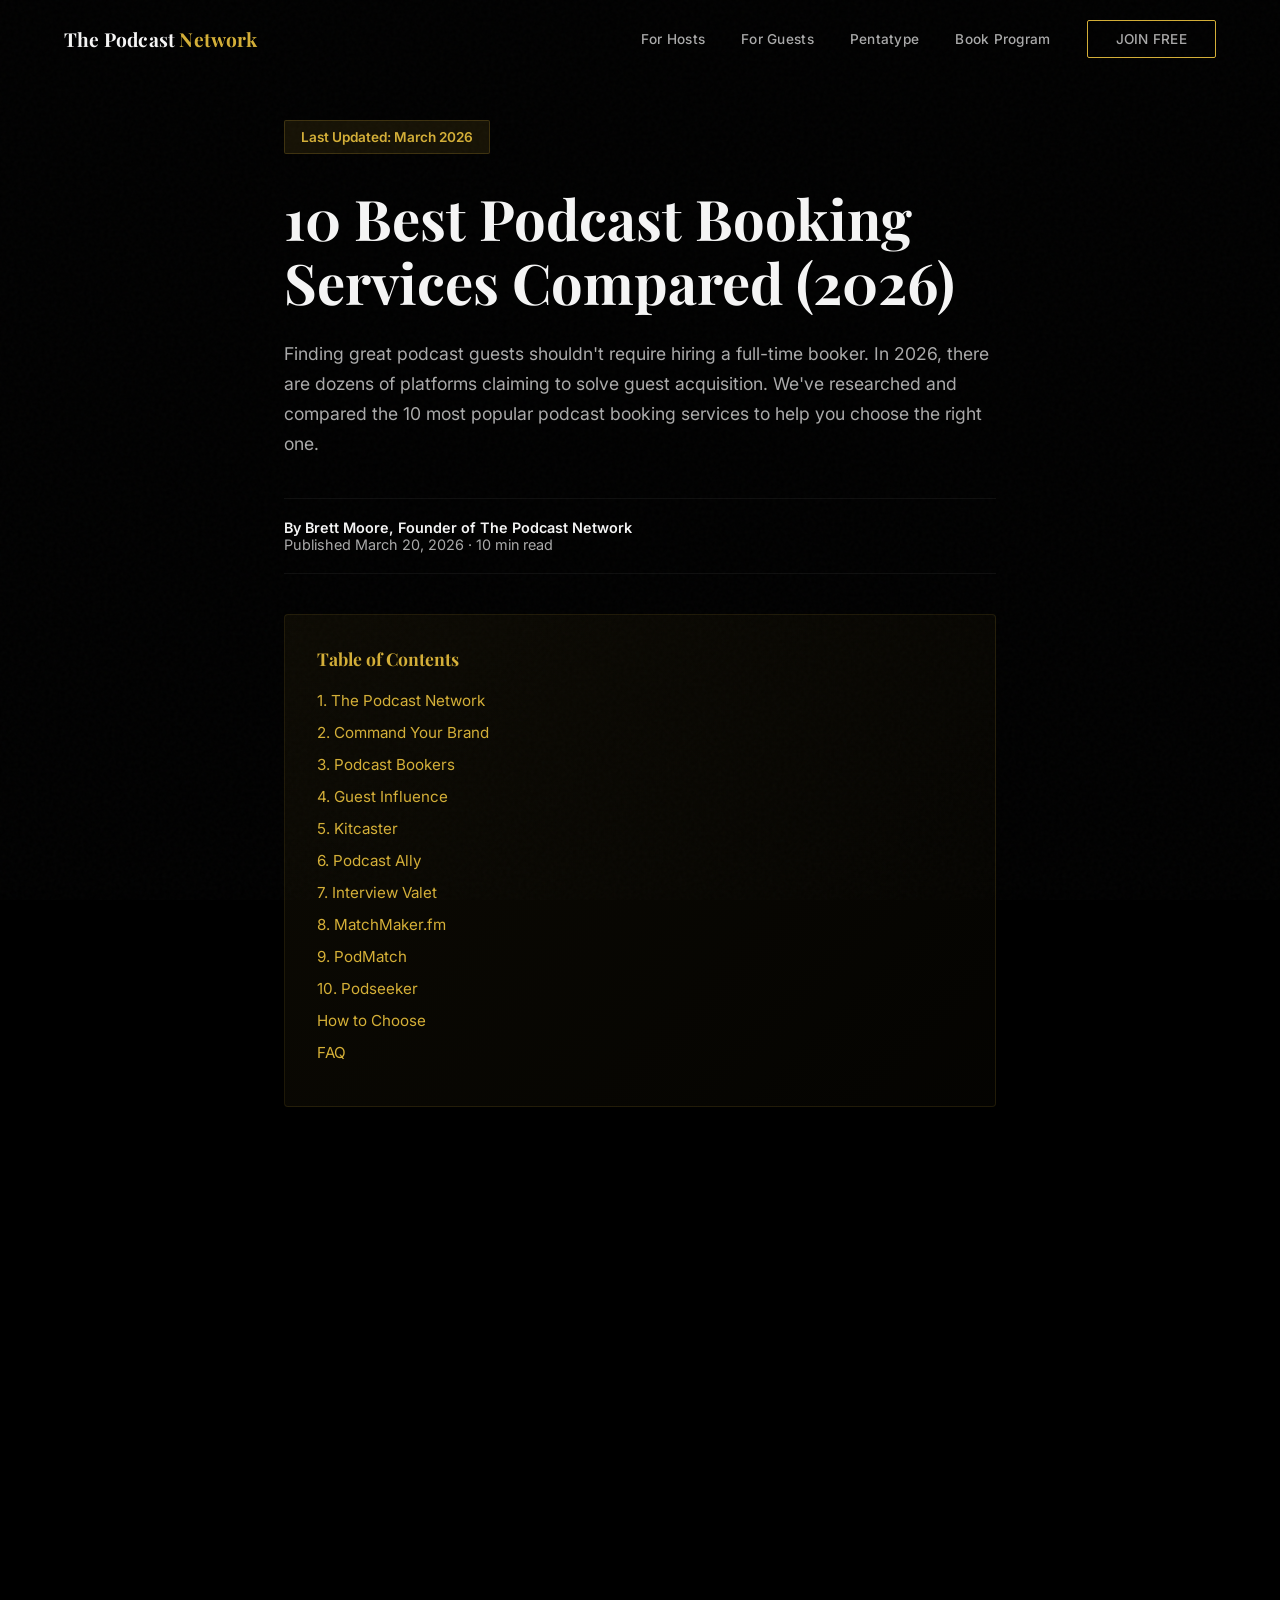
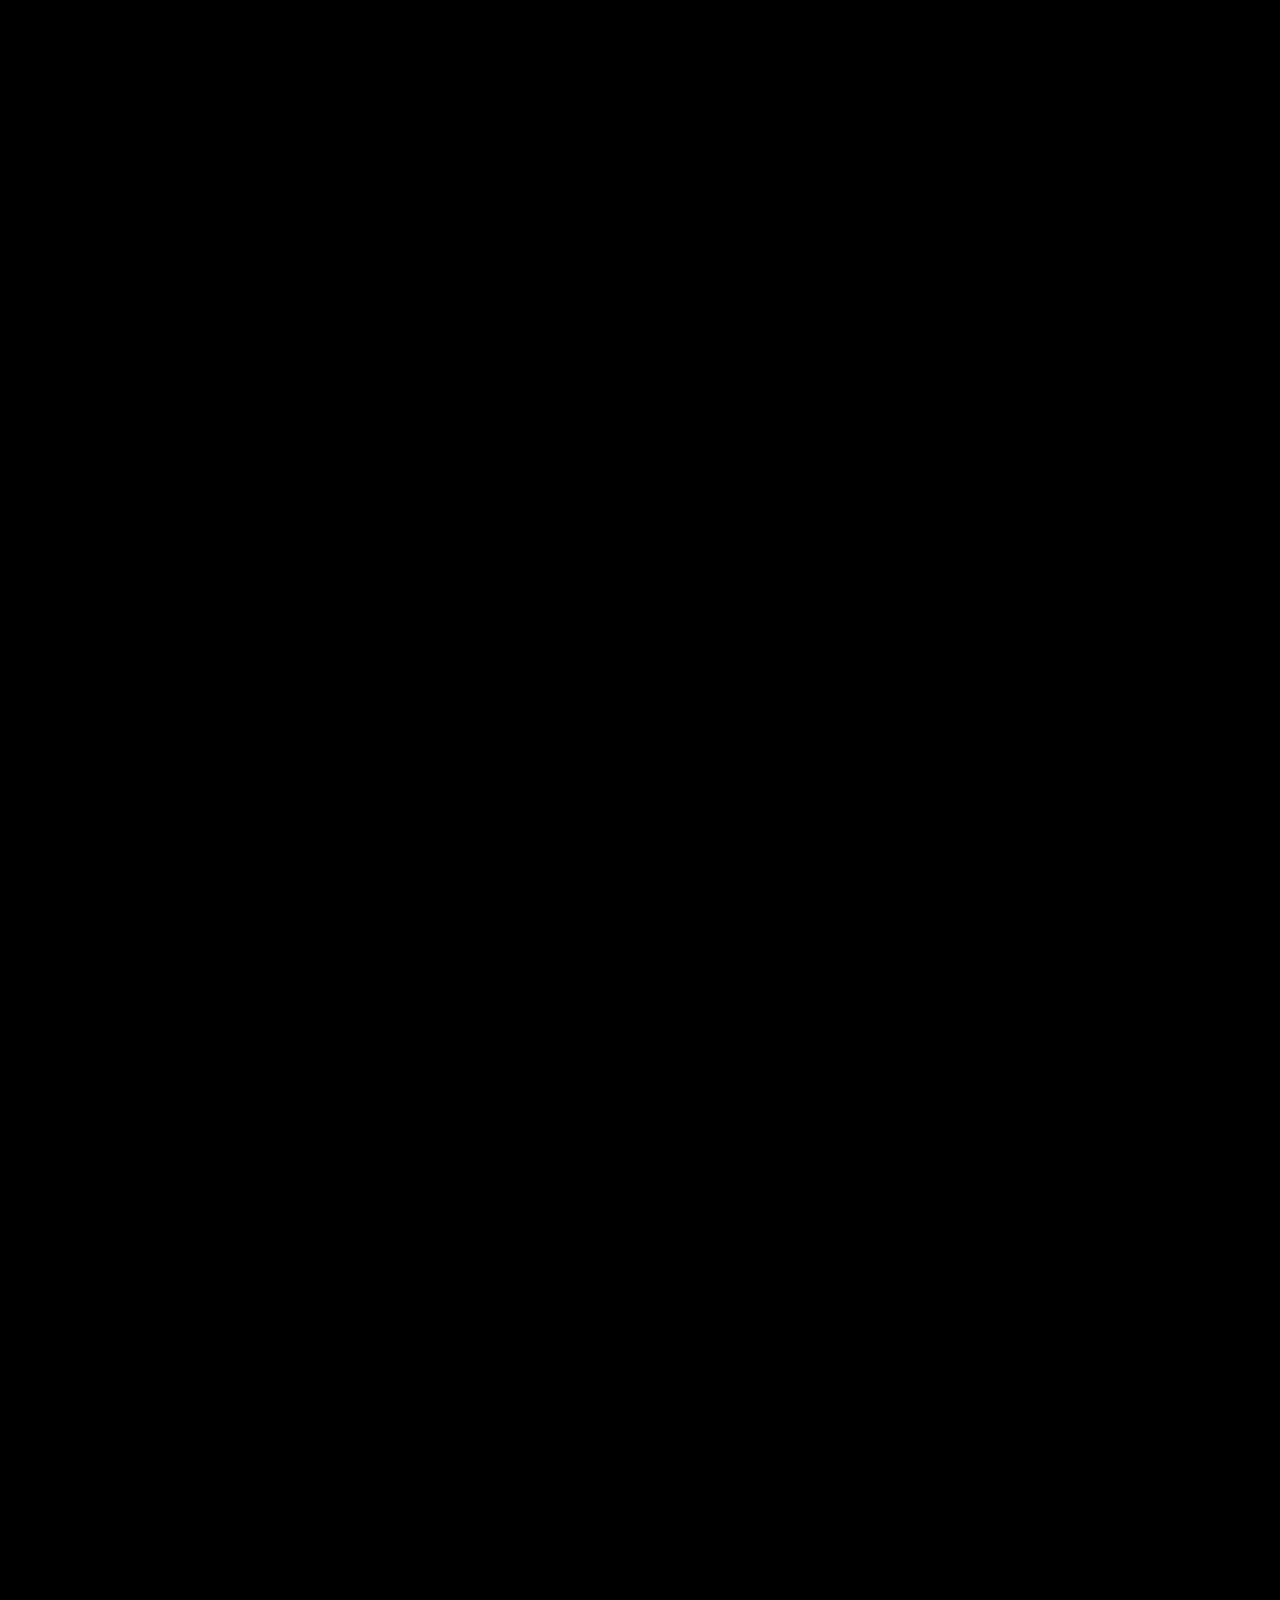
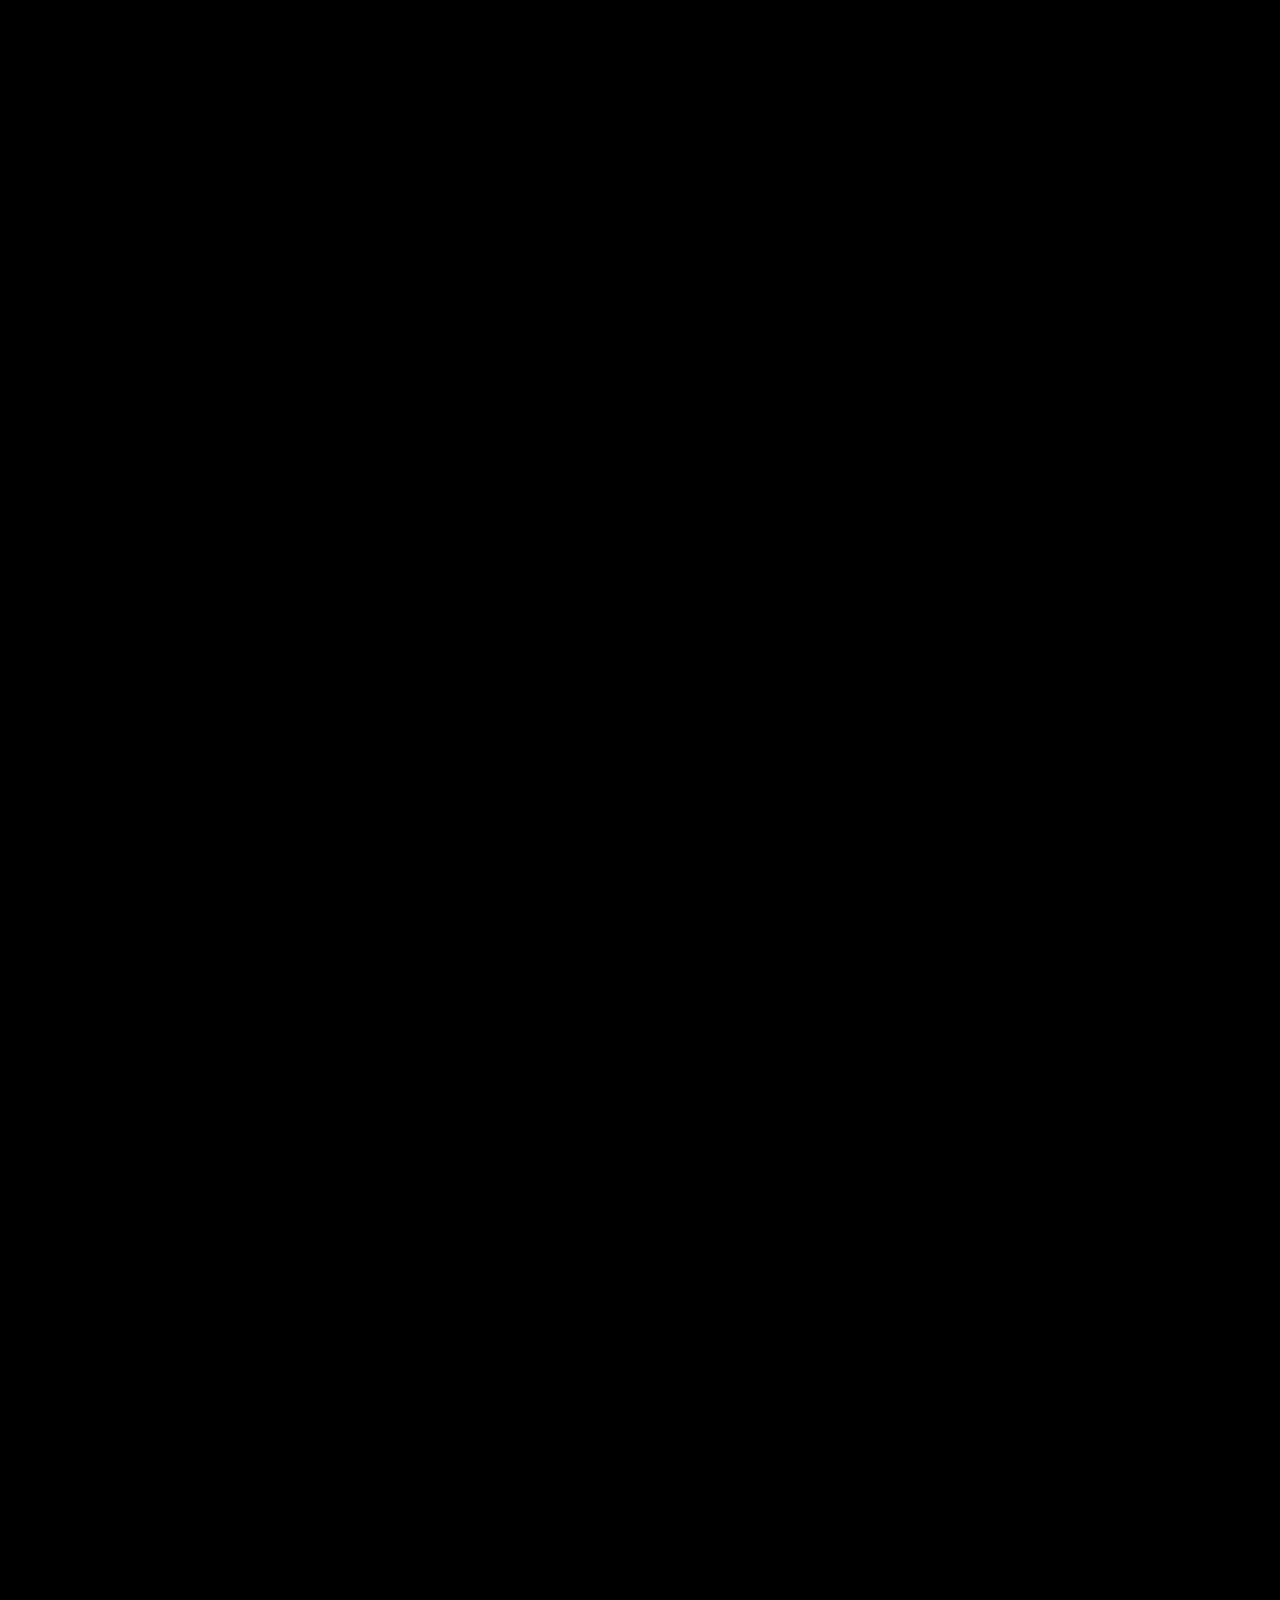
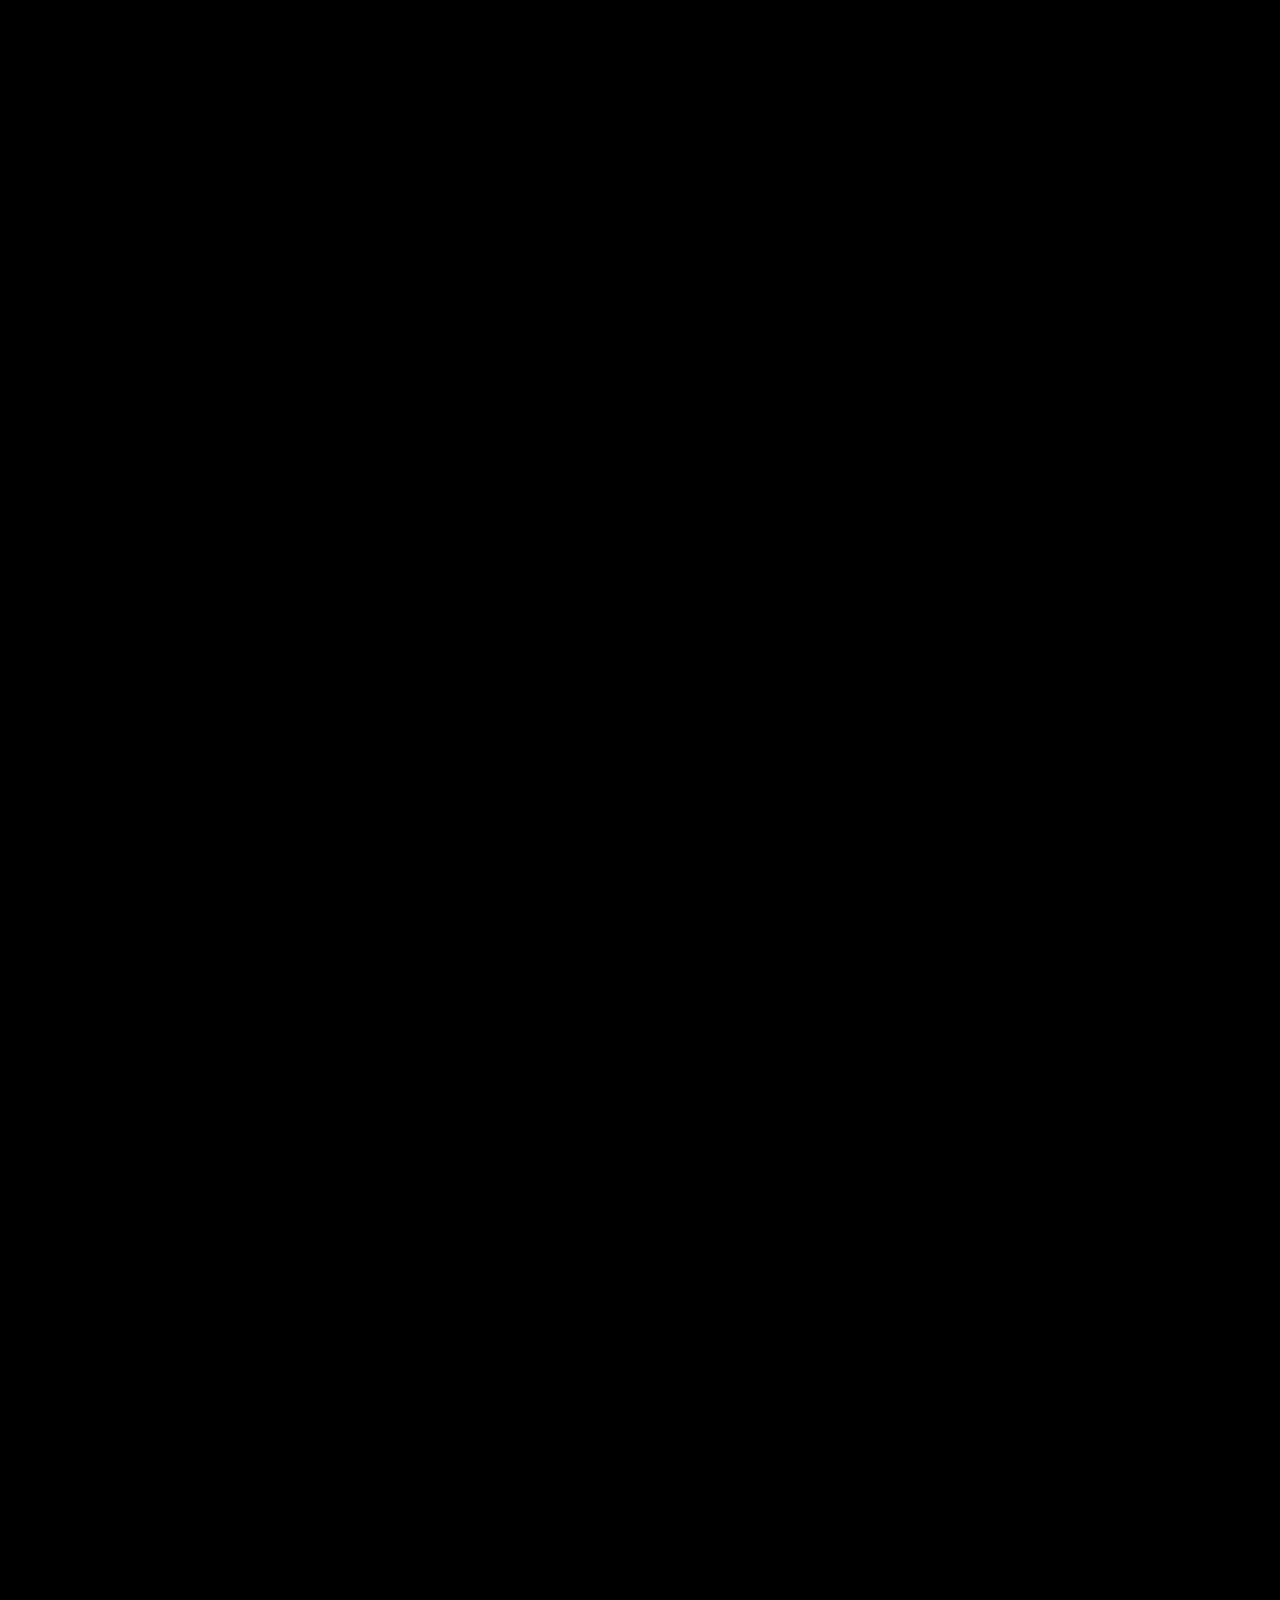
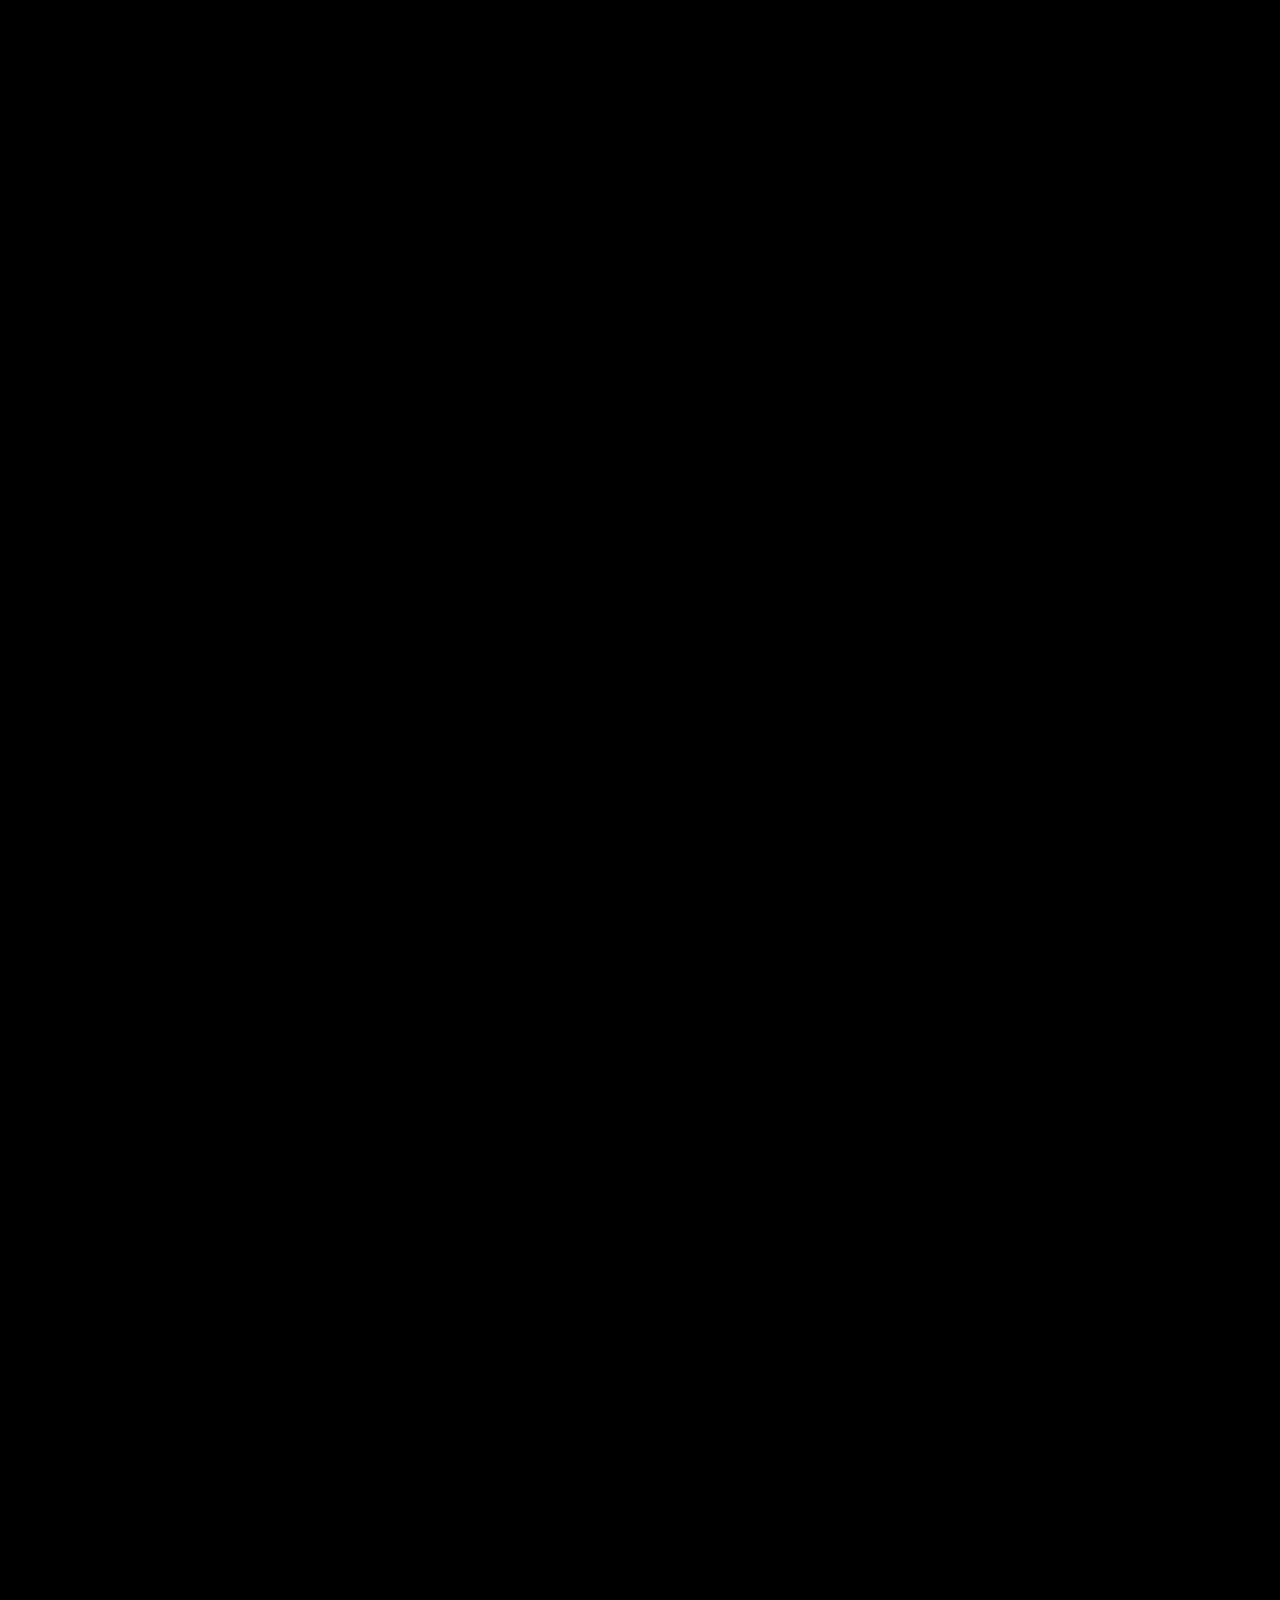
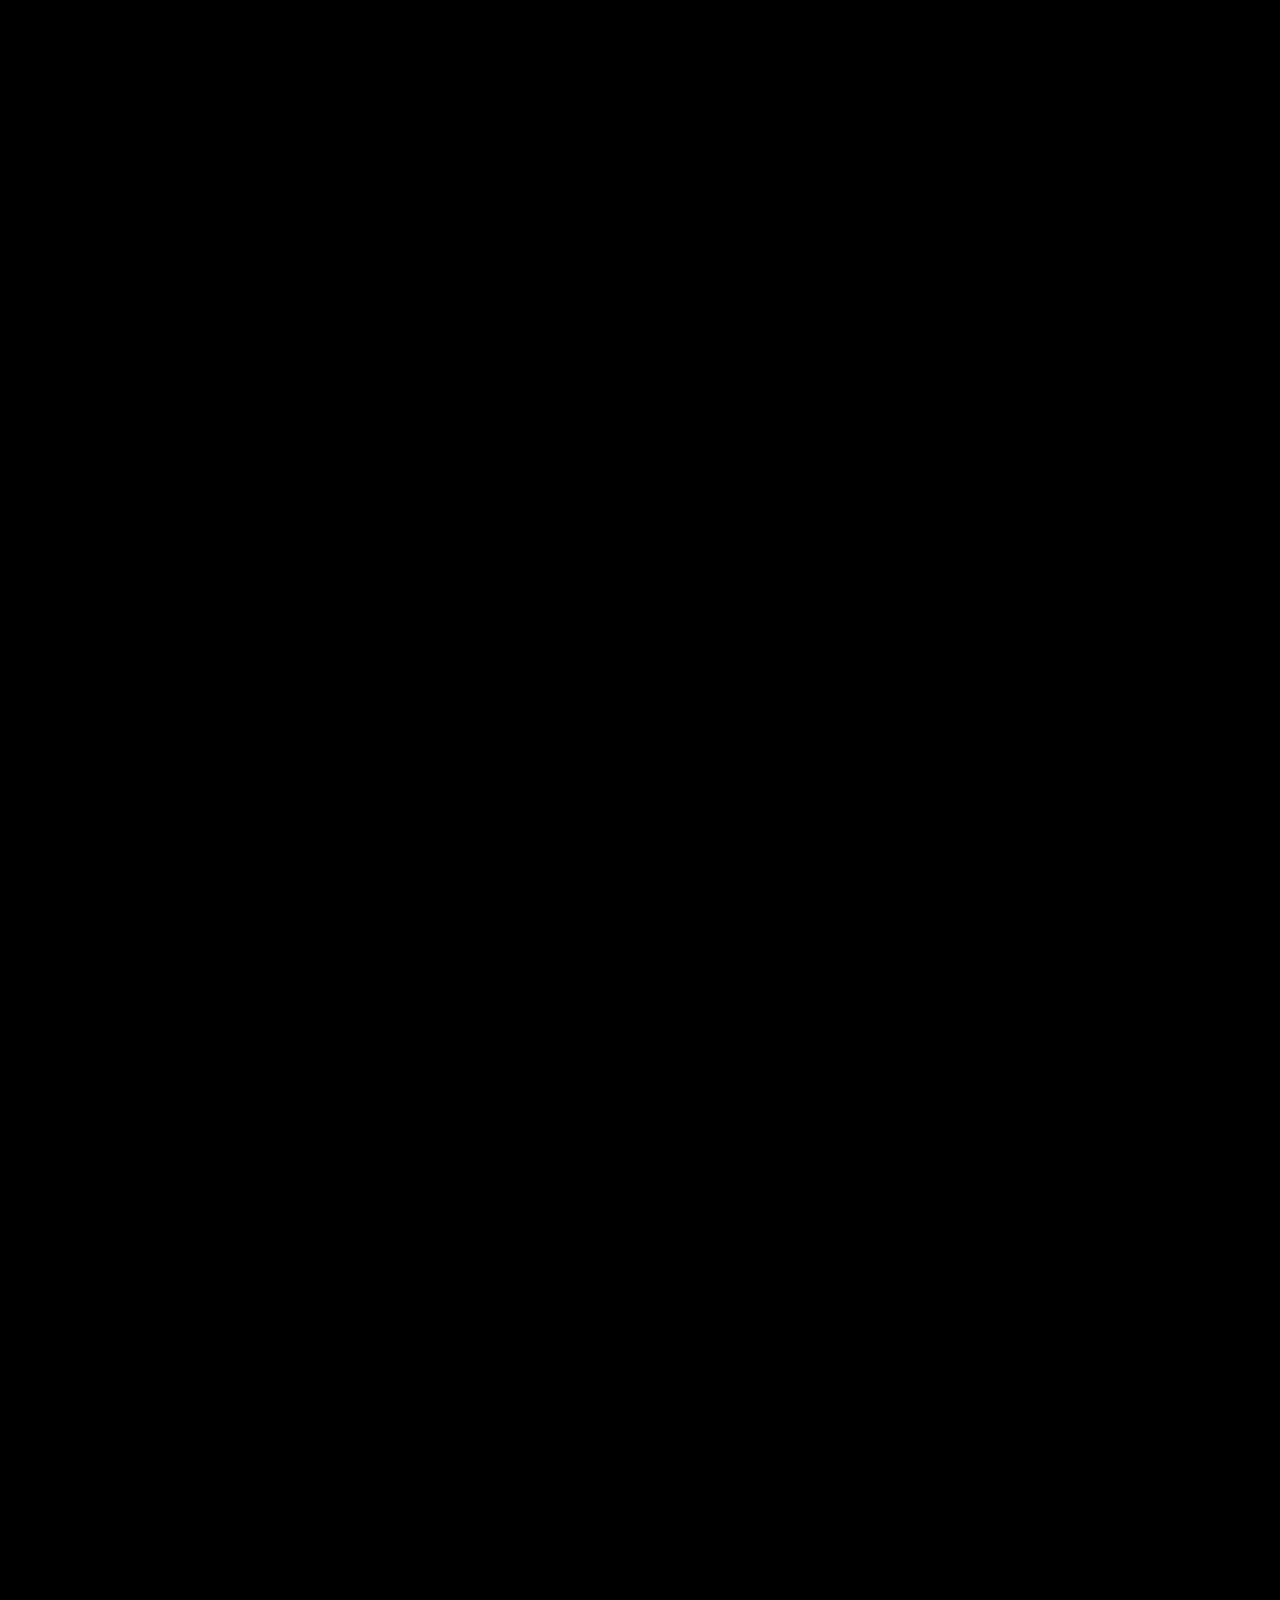
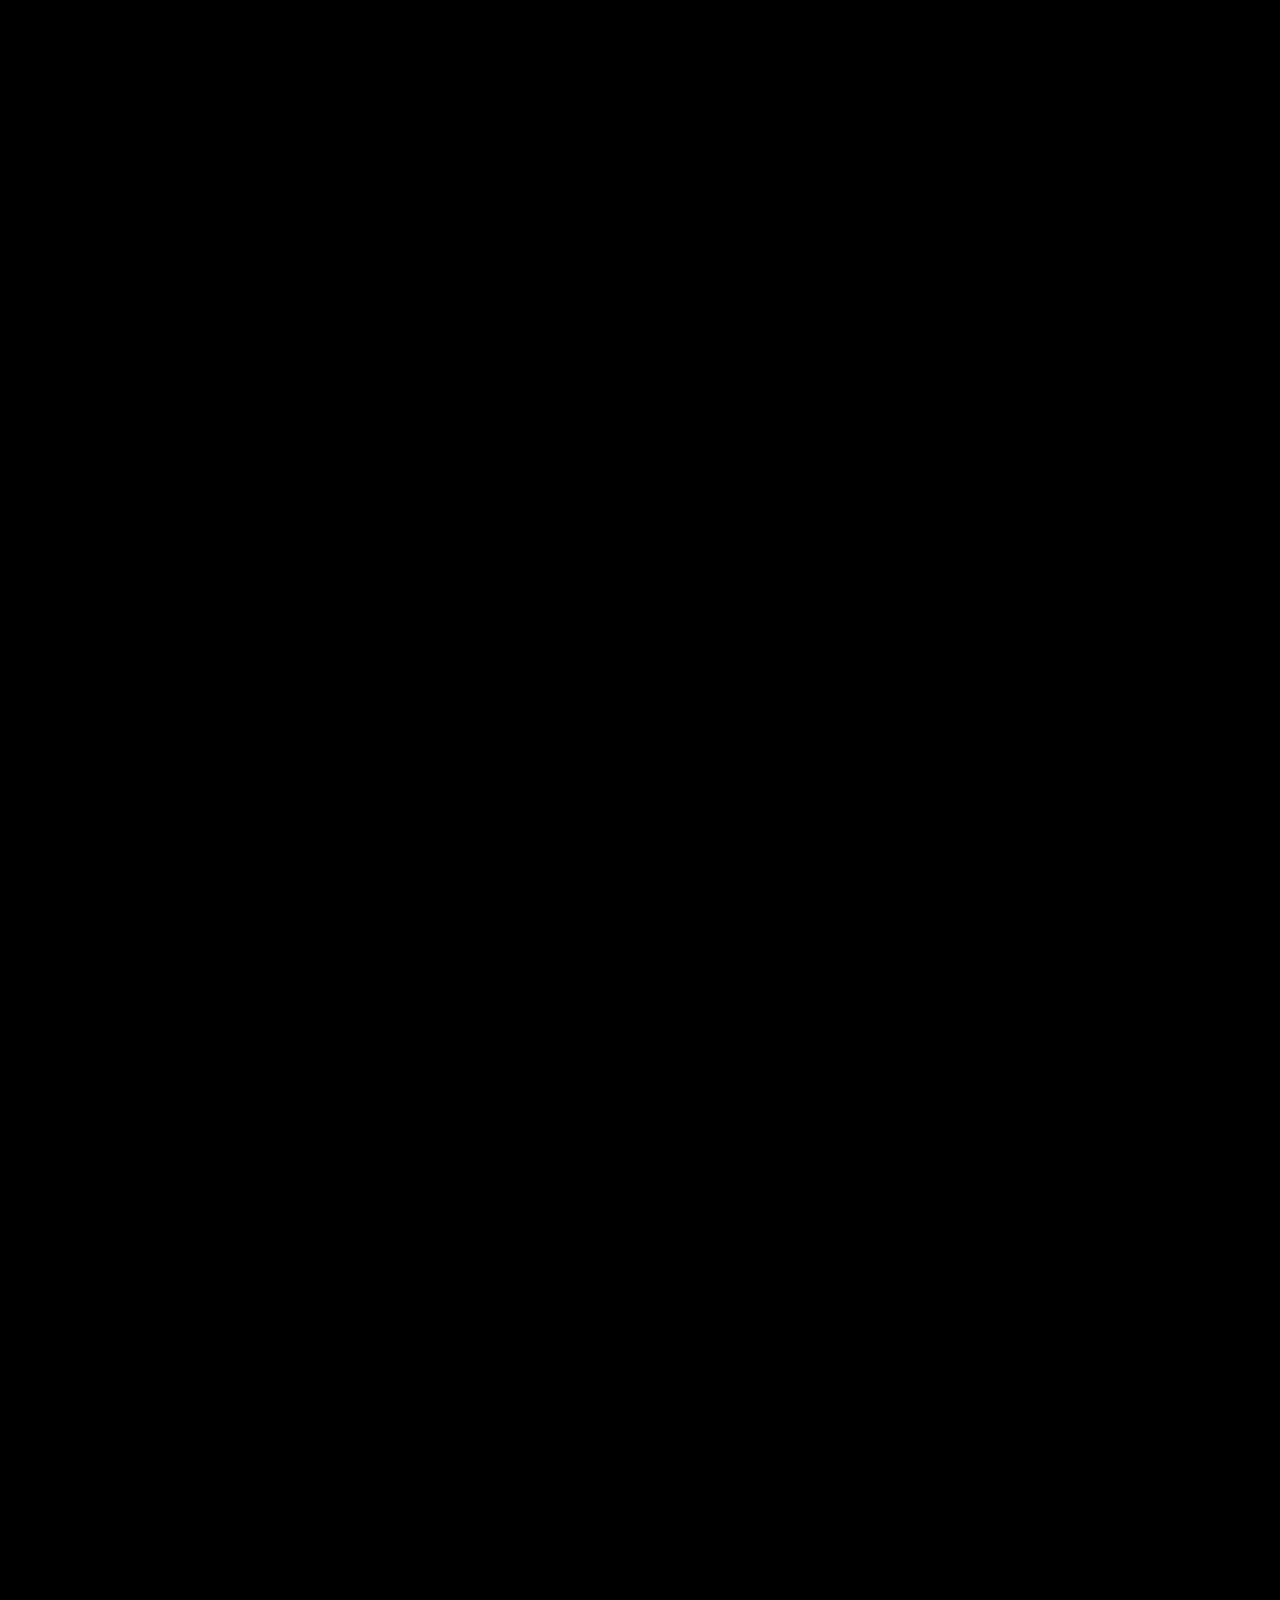
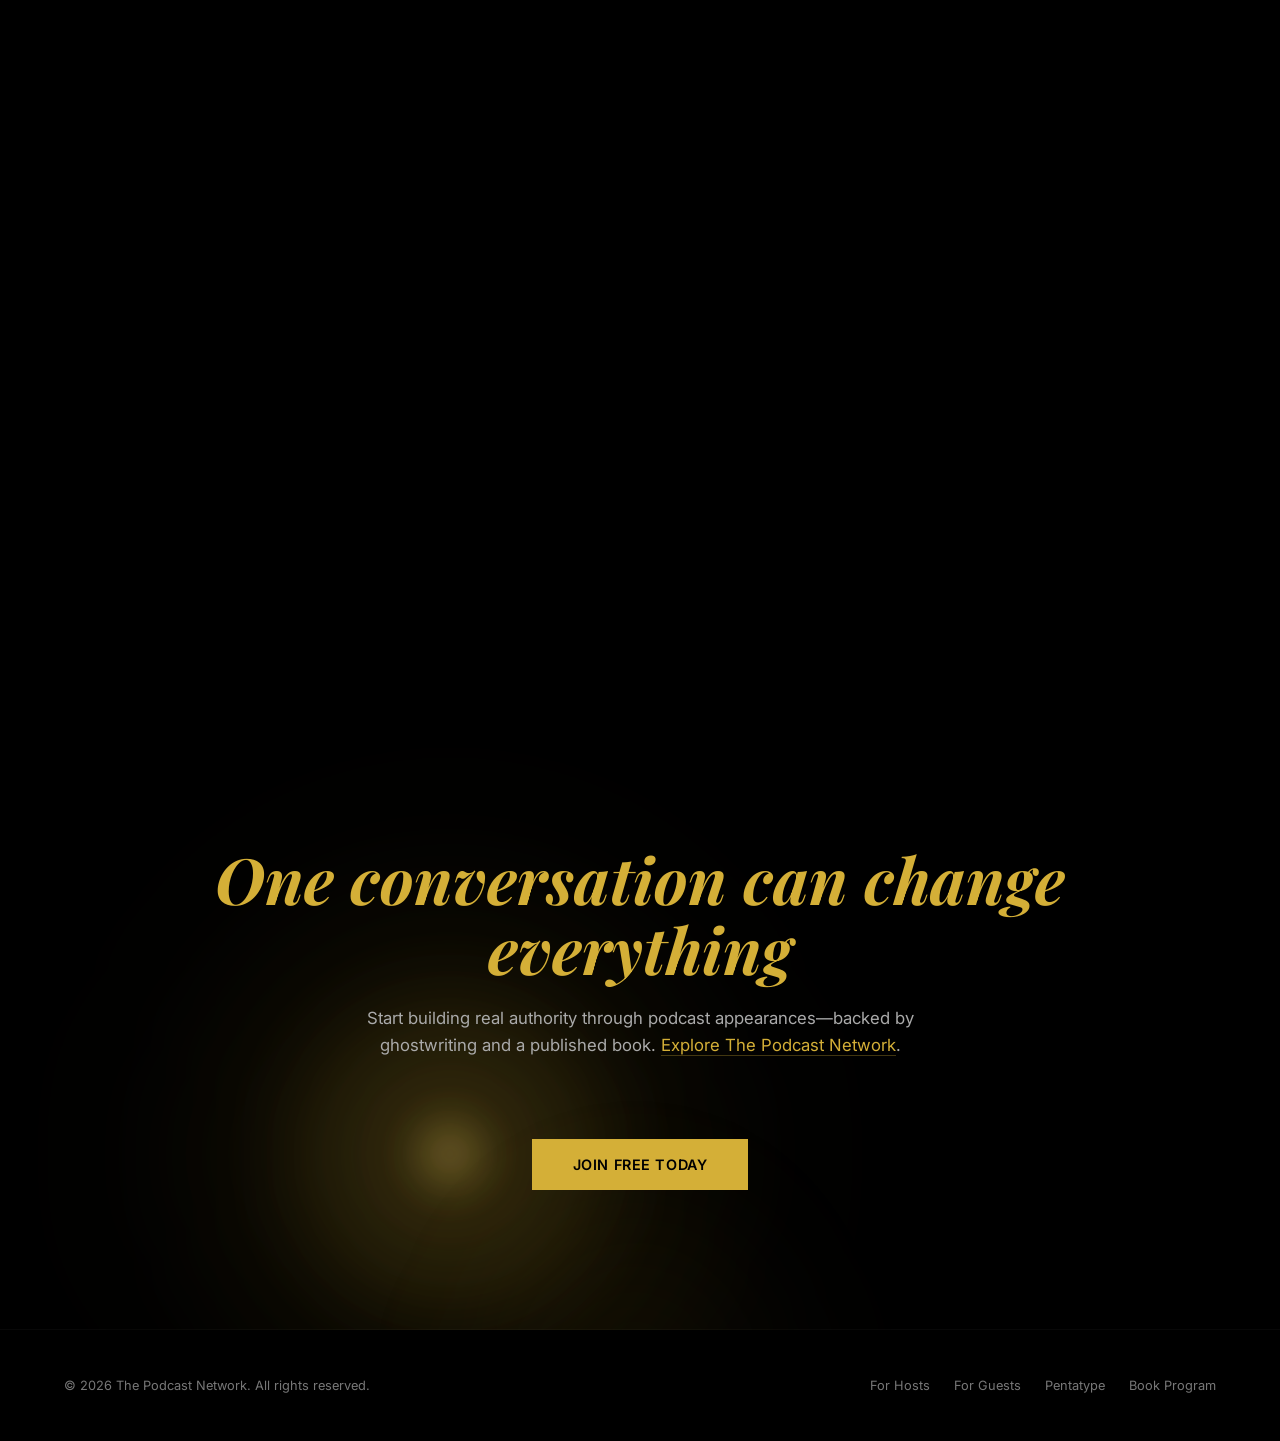
<file: best-podcast-booking-services.html>
<!DOCTYPE html>
<html lang="en">
<head>
    <meta charset="UTF-8">
    <meta name="viewport" content="width=device-width, initial-scale=1.0">
    <meta name="description" content="Compare the 10 best podcast booking services for 2026. Detailed analysis of Command Your Brand, The Podcast Network, Podcast Bookers, Guest Influence, and more.">
    <meta name="keywords" content="podcast booking service, podcast booking agency, best podcast booking services, podcast guest booking platform">
    <meta name="author" content="Brett Moore">
    <meta property="og:title" content="10 Best Podcast Booking Services Compared (2026)">
    <meta property="og:description" content="Compare the 10 best podcast booking services for 2026 to find the right platform for your guest bookings.">
    <meta property="og:type" content="article">
    <meta property="article:published_time" content="2026-03-20T00:00:00Z">
    <meta property="article:author" content="Brett Moore">
    <meta name="twitter:card" content="summary_large_image">

    <link rel="preconnect" href="https://fonts.googleapis.com">
    <link rel="preconnect" href="https://fonts.gstatic.com" crossorigin>
    <link href="https://fonts.googleapis.com/css2?family=Inter:wght@400;500;600;700&family=Playfair+Display:wght@700&display=swap" rel="stylesheet">
    <link rel="stylesheet" href="/styles.css">

    <script type="application/ld+json">
    {
      "@context": "https://schema.org",
      "@type": "BlogPosting",
      "headline": "10 Best Podcast Booking Services Compared (2026)",
      "description": "Compare the 10 best podcast booking services for 2026.",
      "datePublished": "2026-03-20T00:00:00Z",
      "dateModified": "2026-03-20T00:00:00Z",
      "author": {"@type": "Person", "name": "Brett Moore"},
      "publisher": {"@type": "Organization", "name": "The Podcast Network"}
    }
    </script>

    <script type="application/ld+json">
    {
      "@context": "https://schema.org",
      "@type": "FAQPage",
      "mainEntity": [
        {"@type": "Question", "name": "What is the cheapest podcast booking service?", "acceptedAnswer": {"@type": "Answer", "text": "PodMatch and Podseeker offer free tiers. Podcast Ally is only $39/month."}},
        {"@type": "Question", "name": "Which has the largest database?", "acceptedAnswer": {"@type": "Answer", "text": "Podseeker and Command Your Brand have the largest networks of podcasts."}},
        {"@type": "Question", "name": "Do services guarantee bookings?", "acceptedAnswer": {"@type": "Answer", "text": "No legitimate service guarantees bookings. They provide network access and outreach infrastructure."}},
        {"@type": "Question", "name": "How long to see results?", "acceptedAnswer": {"@type": "Answer", "text": "Usually 2-6 weeks from signup to first recorded episode."}}
      ]
    }
    </script>

    <style>
        .service-card {background: linear-gradient(135deg, rgba(255,255,255,.03), rgba(255,255,255,.01)); backdrop-filter: blur(20px); -webkit-backdrop-filter: blur(20px); border: 1px solid rgba(255,255,255,.06); border-radius: 4px; padding: 32px; margin-bottom: 24px; transition: all .3s; position: relative;}
        .service-card:hover {background: linear-gradient(135deg, rgba(255,255,255,.05), rgba(255,255,255,.02)); border-color: rgba(255,255,255,.1);}
        .service-name {font-family: var(--font-display); font-size: 1.5rem; font-weight: 700; color: var(--gold); margin-bottom: 8px;}
        .service-tagline {color: var(--text2); font-size: .95rem; margin-bottom: 20px;}
        .service-pros, .service-cons {margin: 16px 0;}
        .service-pros h4, .service-cons h4 {color: var(--gold); font-size: .9rem; font-weight: 600; text-transform: uppercase; letter-spacing: .05em; margin-bottom: 12px;}
        .service-pros ul, .service-cons ul {list-style: none; margin: 0; padding: 0;}
        .service-pros li, .service-cons li {color: var(--text2); font-size: .9rem; padding: 8px 0 8px 24px; position: relative;}
        .service-pros li::before {content: '✓'; position: absolute; left: 0; color: var(--gold); font-weight: 700;}
        .service-cons li::before {content: '—'; position: absolute; left: 0; color: var(--text3);}
        .service-pricing {background: rgba(212,175,55,.06); border-left: 3px solid var(--gold); padding: 16px; margin: 20px 0; border-radius: 2px;}
        .toc {background: linear-gradient(135deg, rgba(212,175,55,.06), rgba(212,175,55,.02)); backdrop-filter: blur(16px); border: 1px solid rgba(212,175,55,.12); border-radius: 4px; padding: 32px; margin: 40px 0;}
        .toc h3 {font-family: var(--font-display); font-size: 1.1rem; color: var(--gold); margin-bottom: 20px;}
        .toc-list {list-style: none; padding: 0; margin: 0;}
        .toc-list li {margin-bottom: 12px;}
        .toc-list a {color: var(--gold); text-decoration: none; font-size: .95rem; transition: color .3s;}
        .toc-list a:hover {color: var(--gold-light);}
        .article-body {font-size: 1rem; line-height: 1.8; color: var(--text);}
        .article-body h2 {font-family: var(--font-display); font-size: 1.8rem; font-weight: 700; color: var(--text); margin: 48px 0 24px 0; scroll-margin-top: 100px;}
        .article-body h3 {font-size: 1.25rem; font-weight: 600; color: var(--text); margin: 32px 0 16px 0;}
        .article-body p {margin-bottom: 20px;}
        .author-byline {display: flex; align-items: center; gap: 16px; padding: 20px 0; border-top: 1px solid rgba(255,255,255,.06); border-bottom: 1px solid rgba(255,255,255,.06); margin: 40px 0; color: var(--text2); font-size: .9rem;}
        .updated-badge {display: inline-block; background: rgba(212,175,55,.1); border: 1px solid rgba(212,175,55,.2); color: var(--gold); padding: 8px 16px; border-radius: 2px; font-size: .85rem; font-weight: 600; margin-bottom: 32px;}
        .article-intro {font-size: 1.1rem; color: var(--text2); line-height: 1.7; margin-bottom: 40px; max-width: 800px;}
        .internal-link {color: var(--gold); text-decoration: none; border-bottom: 1px solid rgba(212,175,55,.3); transition: all .3s;}
        .internal-link:hover {border-bottom-color: var(--gold); color: var(--gold-light);}
        h1 {font-family: var(--font-display); font-size: clamp(2.2rem, 5vw, 3.5rem); font-weight: 700; line-height: 1.15; margin-bottom: 24px;}
    </style>

    <title>10 Best Podcast Booking Services Compared (2026)</title>
</head>
<body>
    <a href="#main" class="skip-link">Skip to main content</a>

    <header>
        <nav class="nav" id="main-nav">
            <div class="container">
                <a href="/" class="nav-logo">The Podcast <span>Network</span></a>
                <div class="nav-links" id="nav-links">
                    <a href="/for-hosts">For Hosts</a>
                    <a href="/for-guests">For Guests</a>
                    <a href="/pentatype">Pentatype</a>
                    <a href="/book-program">Book Program</a>
                    <a href="/join-free" class="nav-cta">Join Free</a>
                </div>
                <button class="mobile-menu-toggle" id="mobile-menu-toggle" aria-label="Toggle menu">
                    <svg viewBox="0 0 24 24" fill="none" stroke="currentColor" stroke-width="2">
                        <line x1="3" y1="6" x2="21" y2="6"></line>
                        <line x1="3" y1="12" x2="21" y2="12"></line>
                        <line x1="3" y1="18" x2="21" y2="18"></line>
                    </svg>
                </button>
            </div>
        </nav>
    </header>

    <main id="main">
        <article class="container-narrow">
            <div style="padding-top: 120px; margin-bottom: 40px;">
                <span class="updated-badge">Last Updated: March 2026</span>
                <h1>10 Best Podcast Booking Services Compared (2026)</h1>
                <p class="article-intro">Finding great podcast guests shouldn't require hiring a full-time booker. In 2026, there are dozens of platforms claiming to solve guest acquisition. We've researched and compared the 10 most popular podcast booking services to help you choose the right one.</p>
                <div class="author-byline">
                    <div>
                        <div style="font-weight: 600; color: var(--text);">By Brett Moore, Founder of The Podcast Network</div>
                        <div>Published March 20, 2026 · 10 min read</div>
                    </div>
                </div>
            </div>

            <div class="toc reveal">
                <h3>Table of Contents</h3>
                <ul class="toc-list">
                    <li><a href="#the-podcast-network">1. The Podcast Network</a></li>
                    <li><a href="#command-your-brand">2. Command Your Brand</a></li>
                    <li><a href="#podcast-bookers">3. Podcast Bookers</a></li>
                    <li><a href="#guest-influence">4. Guest Influence</a></li>
                    <li><a href="#kitcaster">5. Kitcaster</a></li>
                    <li><a href="#podcast-ally">6. Podcast Ally</a></li>
                    <li><a href="#interview-valet">7. Interview Valet</a></li>
                    <li><a href="#matchmaker">8. MatchMaker.fm</a></li>
                    <li><a href="#podmatch">9. PodMatch</a></li>
                    <li><a href="#podseeker">10. Podseeker</a></li>
                    <li><a href="#how-to-choose">How to Choose</a></li>
                    <li><a href="#faq">FAQ</a></li>
                </ul>
            </div>

            <div class="article-body reveal reveal-d1">
                <h2 id="the-podcast-network">1. The Podcast Network — Best for Author Authority</h2>
                <div class="service-card">
                    <div class="service-name">The Podcast Network</div>
                    <div class="service-tagline">Podcast bookings + ghostwriting + book publishing</div>
                    <div class="service-pricing"><strong>Pricing:</strong> Custom (integrated services)</div>
                    <p>The Podcast Network stands out because it combines podcast guest bookings, professional ghostwriting, and book publishing. Every podcast appearance feeds directly into your book project. Your ghostwriter captures insights from interviews. Your published book becomes the credential for future podcast appearances.</p>
                    <div class="service-pros">
                        <h4>Pros</h4>
                        <ul>
                            <li>Integrated ghostwriting + publishing = compounding authority</li>
                            <li>Podcast content becomes book material automatically</li>
                            <li>Pre-vetted guest matches aligned with your book themes</li>
                            <li>Full author support from booking to published book</li>
                        </ul>
                    </div>
                    <div class="service-cons">
                        <h4>Cons</h4>
                        <ul>
                            <li>Requires commitment to full authority-building process</li>
                            <li>Pricing is custom, not a fixed tier</li>
                        </ul>
                    </div>
                </div>

                <h2 id="command-your-brand">2. Command Your Brand — Best for Reach</h2>
                <div class="service-card">
                    <div class="service-name">Command Your Brand</div>
                    <div class="service-tagline">Massive podcast network with AI-powered matching</div>
                    <div class="service-pricing"><strong>Pricing:</strong> $297/month - $2,997/month</div>
                    <p>Command Your Brand has built an impressive network of podcast hosts with AI-powered matching. Their strength is volume and reach—if your goal is to get on as many podcasts as possible. However, quality varies widely among opportunities.</p>
                    <div class="service-pros">
                        <h4>Pros</h4>
                        <ul>
                            <li>Largest active podcast network</li>
                            <li>AI matching finds relevant shows</li>
                            <li>Responsive support team</li>
                            <li>Multiple tier options</li>
                        </ul>
                    </div>
                    <div class="service-cons">
                        <h4>Cons</h4>
                        <ul>
                            <li>Volume over quality</li>
                            <li>AI matching isn't always accurate</li>
                            <li>Higher price point</li>
                        </ul>
                    </div>
                </div>

                <h2 id="podcast-bookers">3. Podcast Bookers — Best for Support</h2>
                <div class="service-card">
                    <div class="service-name">Podcast Bookers</div>
                    <div class="service-tagline">White-glove booking with human support</div>
                    <div class="service-pricing"><strong>Pricing:</strong> $500/month - $5,000/month</div>
                    <p>Podcast Bookers takes a done-for-you approach. Their team handles outreach, negotiations, and scheduling. You just show up and record. This is for busy people who'd rather delegate than manage.</p>
                    <div class="service-pros">
                        <h4>Pros</h4>
                        <ul>
                            <li>Done-for-you service</li>
                            <li>Real human support</li>
                            <li>They handle negotiations</li>
                            <li>Good for busy founders</li>
                        </ul>
                    </div>
                    <div class="service-cons">
                        <h4>Cons</h4>
                        <ul>
                            <li>Expensive ($500-5K/month)</li>
                            <li>Limited to their network</li>
                            <li>Less control over show selection</li>
                        </ul>
                    </div>
                </div>

                <h2 id="guest-influence">4. Guest Influence — Best for Niche Shows</h2>
                <div class="service-card">
                    <div class="service-name">Guest Influence</div>
                    <div class="service-tagline">Hyper-targeted podcast matching</div>
                    <div class="service-pricing"><strong>Pricing:</strong> $99/month - $499/month</div>
                    <p>Guest Influence focuses on quality matches over volume. Instead of connecting you with 100 podcasts, they match you with 10 that are genuinely aligned with your expertise. Especially valuable if you're in a niche.</p>
                    <div class="service-pros">
                        <h4>Pros</h4>
                        <ul>
                            <li>Quality-focused matching</li>
                            <li>Excellent for niche expertise</li>
                            <li>Affordable tiers</li>
                            <li>Granular filtering</li>
                        </ul>
                    </div>
                    <div class="service-cons">
                        <h4>Cons</h4>
                        <ul>
                            <li>Smaller network than competitors</li>
                            <li>Self-serve (less hand-holding)</li>
                        </ul>
                    </div>
                </div>

                <h2 id="kitcaster">5. Kitcaster — Best for Automation</h2>
                <div class="service-card">
                    <div class="service-name">Kitcaster</div>
                    <div class="service-tagline">Advanced automation for podcast outreach</div>
                    <div class="service-pricing"><strong>Pricing:</strong> $149/month - $749/month</div>
                    <p>Kitcaster is built for automation. It handles finding shows, sending custom pitches, following up, and scheduling. Advanced personalization keeps pitches human, not robotic.</p>
                    <div class="service-pros">
                        <h4>Pros</h4>
                        <ul>
                            <li>Best-in-class automation</li>
                            <li>Personalized pitches at scale</li>
                            <li>Detailed tracking</li>
                            <li>Affordable pricing</li>
                        </ul>
                    </div>
                    <div class="service-cons">
                        <h4>Cons</h4>
                        <ul>
                            <li>Requires more setup</li>
                            <li>Works better as supplementary tool</li>
                            <li>Less curated network</li>
                        </ul>
                    </div>
                </div>

                <h2 id="podcast-ally">6. Podcast Ally — Best for Budget</h2>
                <div class="service-card">
                    <div class="service-name">Podcast Ally</div>
                    <div class="service-tagline">Entry-level booking for small budgets</div>
                    <div class="service-pricing"><strong>Pricing:</strong> $39/month - $199/month</div>
                    <p>Podcast Ally is the budget option without sacrificing quality. For under $200/month, you get access to a curated list of podcasts seeking guests. Ideal for testing before investing more.</p>
                    <div class="service-pros">
                        <h4>Pros</h4>
                        <ul>
                            <li>Very affordable ($39/month entry)</li>
                            <li>Simple, intuitive interface</li>
                            <li>Decent podcast network</li>
                            <li>Good for beginners</li>
                        </ul>
                    </div>
                    <div class="service-cons">
                        <h4>Cons</h4>
                        <ul>
                            <li>Limited advanced features</li>
                            <li>Smaller network</li>
                            <li>Basic analytics</li>
                        </ul>
                    </div>
                </div>

                <h2 id="interview-valet">7. Interview Valet — Best for Done-for-You</h2>
                <div class="service-card">
                    <div class="service-name">Interview Valet</div>
                    <div class="service-tagline">Premium full-service interview placement</div>
                    <div class="service-pricing"><strong>Pricing:</strong> $2,000/month - $10,000/month</div>
                    <p>Interview Valet is premium done-for-you service. They handle everything: pitching, negotiating, scheduling, even sitting in on interviews. You get a dedicated account manager.</p>
                    <div class="service-pros">
                        <h4>Pros</h4>
                        <ul>
                            <li>Complete done-for-you service</li>
                            <li>Dedicated account manager</li>
                            <li>Premium network access</li>
                            <li>Best for serious authority building</li>
                        </ul>
                    </div>
                    <div class="service-cons">
                        <h4>Cons</h4>
                        <ul>
                            <li>Expensive ($2K-10K/month)</li>
                            <li>Not suitable for casual guests</li>
                        </ul>
                    </div>
                </div>

                <h2 id="matchmaker">8. MatchMaker.fm — Best for Quality Matches</h2>
                <div class="service-card">
                    <div class="service-name">MatchMaker.fm</div>
                    <div class="service-tagline">AI-powered podcast guest matching</div>
                    <div class="service-pricing"><strong>Pricing:</strong> $249/month - $1,999/month</div>
                    <p>MatchMaker.fm uses semantic AI to understand podcast content and audience. They find shows where you're the best fit, not just keyword matches. Result: higher acceptance rates.</p>
                    <div class="service-pros">
                        <h4>Pros</h4>
                        <ul>
                            <li>Best AI matching algorithm</li>
                            <li>Higher acceptance rates</li>
                            <li>Detailed match reasoning</li>
                            <li>Good customer support</li>
                        </ul>
                    </div>
                    <div class="service-cons">
                        <h4>Cons</h4>
                        <ul>
                            <li>Higher price point</li>
                            <li>Relatively new platform</li>
                        </ul>
                    </div>
                </div>

                <h2 id="podmatch">9. PodMatch — Best for Volume</h2>
                <div class="service-card">
                    <div class="service-name">PodMatch</div>
                    <div class="service-tagline">Two-sided podcast marketplace</div>
                    <div class="service-pricing"><strong>Pricing:</strong> Free tier; Premium $99/month</div>
                    <p>PodMatch operates as a two-sided marketplace where podcast hosts post what they're looking for. You respond to opportunities directly. The free tier is actually useful.</p>
                    <div class="service-pros">
                        <h4>Pros</h4>
                        <ul>
                            <li>Free tier actually works</li>
                            <li>Two-sided marketplace model</li>
                            <li>Affordable premium tier</li>
                            <li>Hosts actively posting needs</li>
                        </ul>
                    </div>
                    <div class="service-cons">
                        <h4>Cons</h4>
                        <ul>
                            <li>Quality varies widely</li>
                            <li>Requires active engagement</li>
                            <li>Smaller network</li>
                        </ul>
                    </div>
                </div>

                <h2 id="podseeker">10. Podseeker — Best for Free Options</h2>
                <div class="service-card">
                    <div class="service-name">Podseeker</div>
                    <div class="service-tagline">Free podcast discovery platform</div>
                    <div class="service-pricing"><strong>Pricing:</strong> Free; Premium $49/month</div>
                    <p>Podseeker is a searchable podcast database. You search by topic and audience, then pitch directly. Complete control—you own the matching process. Cost is minimal.</p>
                    <div class="service-pros">
                        <h4>Pros</h4>
                        <ul>
                            <li>Completely free for basic access</li>
                            <li>Full database searchable</li>
                            <li>You control matching</li>
                            <li>No algorithm bias</li>
                        </ul>
                    </div>
                    <div class="service-cons">
                        <h4>Cons</h4>
                        <ul>
                            <li>You do all the work</li>
                            <li>More time-intensive</li>
                            <li>Database may not update consistently</li>
                        </ul>
                    </div>
                </div>

                <h2 id="how-to-choose">How to Choose the Right Service</h2>

                <h3>Step 1: Define Your Real Goal</h3>
                <p><strong>Volume or Quality?</strong> Volume seekers use Command Your Brand or PodMatch. Quality-focused use Guest Influence or MatchMaker.fm.</p>
                <p><strong>Time or Money?</strong> Done-for-you services (Interview Valet, Podcast Bookers) cost more but save time. Self-serve platforms cost less but demand effort.</p>
                <p><strong>Authority or Leads?</strong> Building thought leadership? The Podcast Network's <a href="/book-program" class="internal-link">integrated approach</a> works best. Just generating sales? Command Your Brand.</p>

                <h3>Step 2: Match Your Budget</h3>
                <ul style="margin-left: 24px; color: var(--text2);">
                    <li><strong>Under $100/month:</strong> PodMatch, Podseeker, Podcast Ally</li>
                    <li><strong>$100-500/month:</strong> Guest Influence, Kitcaster, MatchMaker.fm</li>
                    <li><strong>$500-2,500/month:</strong> Command Your Brand, Podcast Bookers</li>
                    <li><strong>$2,500+/month:</strong> Interview Valet, The Podcast Network</li>
                </ul>

                <h3>Step 3: Factor Hidden Costs</h3>
                <p>Consider time investment for self-serve platforms, prep requirements, and whether support or coaching is included at higher price points.</p>

                <h3>Step 4: Test Before Committing</h3>
                <p>Try PodMatch or Podseeker free tiers first. This teaches you conversion rates and whether podcast guesting fits your business.</p>

                <h2 id="why-different">Why The Podcast Network Is Different</h2>
                <p>I founded The Podcast Network because existing booking platforms answer the wrong question. They ask "How do I get on podcasts?" But the better question is "How do I build lasting authority?"</p>
                <p>That requires three things: strategic bookings, scalable content creation, and permanent credentials. Other platforms handle one piece. The Podcast Network handles all three as an integrated system. <a href="/" class="internal-link">Learn more about our approach</a>.</p>

                <h2 id="final-thoughts">Final Thoughts</h2>
                <p>The right service depends on your situation. But more importantly: know your real goal. If you're just getting any bookings, any platform works. But if you're building genuine authority—the kind that compounds—choose a system that connects bookings to content creation to credentials.</p>
            </div>

            <section class="faq reveal reveal-d2" style="margin: 80px 0;">
                <div style="margin-bottom: 48px;">
                    <h2 style="font-family: var(--font-display); font-size: 2rem; font-weight: 700; margin-bottom: 16px;">Frequently Asked Questions</h2>
                </div>
                <div class="faq-grid">
                    <details class="faq-item" open>
                        <summary>What is the cheapest podcast booking service?</summary>
                        <p>PodMatch and Podseeker offer free tiers. Podcast Ally is $39/month. However, cheap doesn't always mean best ROI—a $500/month service booking you on high-reach shows might deliver more value than free platforms.</p>
                    </details>
                    <details class="faq-item">
                        <summary>Which has the largest database?</summary>
                        <p>Podseeker and Command Your Brand have the largest databases. However, largest doesn't mean best—quality of matches matters more than volume.</p>
                    </details>
                    <details class="faq-item">
                        <summary>Do services guarantee bookings?</summary>
                        <p>No. Services guarantee network access and outreach infrastructure. Success depends on your podcast, background, pitch, and show fit. Typical acceptance rates are 5-15%.</p>
                    </details>
                    <details class="faq-item">
                        <summary>How long to see results?</summary>
                        <p>Usually 2-6 weeks from signup to first recorded episode. Full authority-building (podcasts → book → credibility) takes 6-12 months.</p>
                    </details>
                    <details class="faq-item">
                        <summary>Can I use a service without a book or business?</summary>
                        <p>Yes. Most platforms work for any podcast—authors, entrepreneurs, experts, coaches. However, services aligned with authority-building work best when you have something to promote.</p>
                    </details>
                </div>
            </section>
        </article>
    </main>

    <section class="final-cta reveal reveal-d3" style="position: relative; overflow: hidden;">
        <div class="cta-glow-wrap" style="position: absolute; top: 0; left: 0;">
            <div class="sun-core"></div>
            <div class="sun-inner"></div>
            <div class="sun-outer"></div>
            <div class="sun-rays"></div>
            <div class="sun-warmth"></div>
        </div>
        <div class="container" style="position: relative; z-index: 1;">
            <h2><em>One conversation can change everything</em></h2>
            <p>Start building real authority through podcast appearances—backed by ghostwriting and a published book. <a href="/book-program" class="internal-link">Explore The Podcast Network</a>.</p>
            <a href="/join-free" class="btn btn-gold" style="margin-top: 32px;">Join Free Today</a>
        </div>
    </section>

    <footer>
        <div class="container">
            <div class="footer-inner">
                <p>&copy; 2026 The Podcast Network. All rights reserved.</p>
                <div class="footer-links">
                    <a href="/for-hosts">For Hosts</a>
                    <a href="/for-guests">For Guests</a>
                    <a href="/pentatype">Pentatype</a>
                    <a href="/book-program">Book Program</a>
                </div>
            </div>
        </div>
    </footer>

    <script>
        const revealElements = document.querySelectorAll('.reveal');
        const revealObserver = new IntersectionObserver((entries) => {
            entries.forEach(entry => {
                if (entry.isIntersecting) {
                    entry.target.classList.add('visible');
                    revealObserver.unobserve(entry.target);
                }
            });
        }, { threshold: 0.1 });
        revealElements.forEach(el => revealObserver.observe(el));

        const nav = document.getElementById('main-nav');
        window.addEventListener('scroll', () => {
            if (window.scrollY > 50) {
                nav.classList.add('scrolled');
            } else {
                nav.classList.remove('scrolled');
            }
        });

        const mobileMenuToggle = document.getElementById('mobile-menu-toggle');
        const navLinks = document.getElementById('nav-links');
        mobileMenuToggle.addEventListener('click', () => {
            navLinks.classList.toggle('open');
        });
        navLinks.querySelectorAll('a').forEach(link => {
            link.addEventListener('click', () => {
                navLinks.classList.remove('open');
            });
        });
    </script>
</body>
</html>
</file>
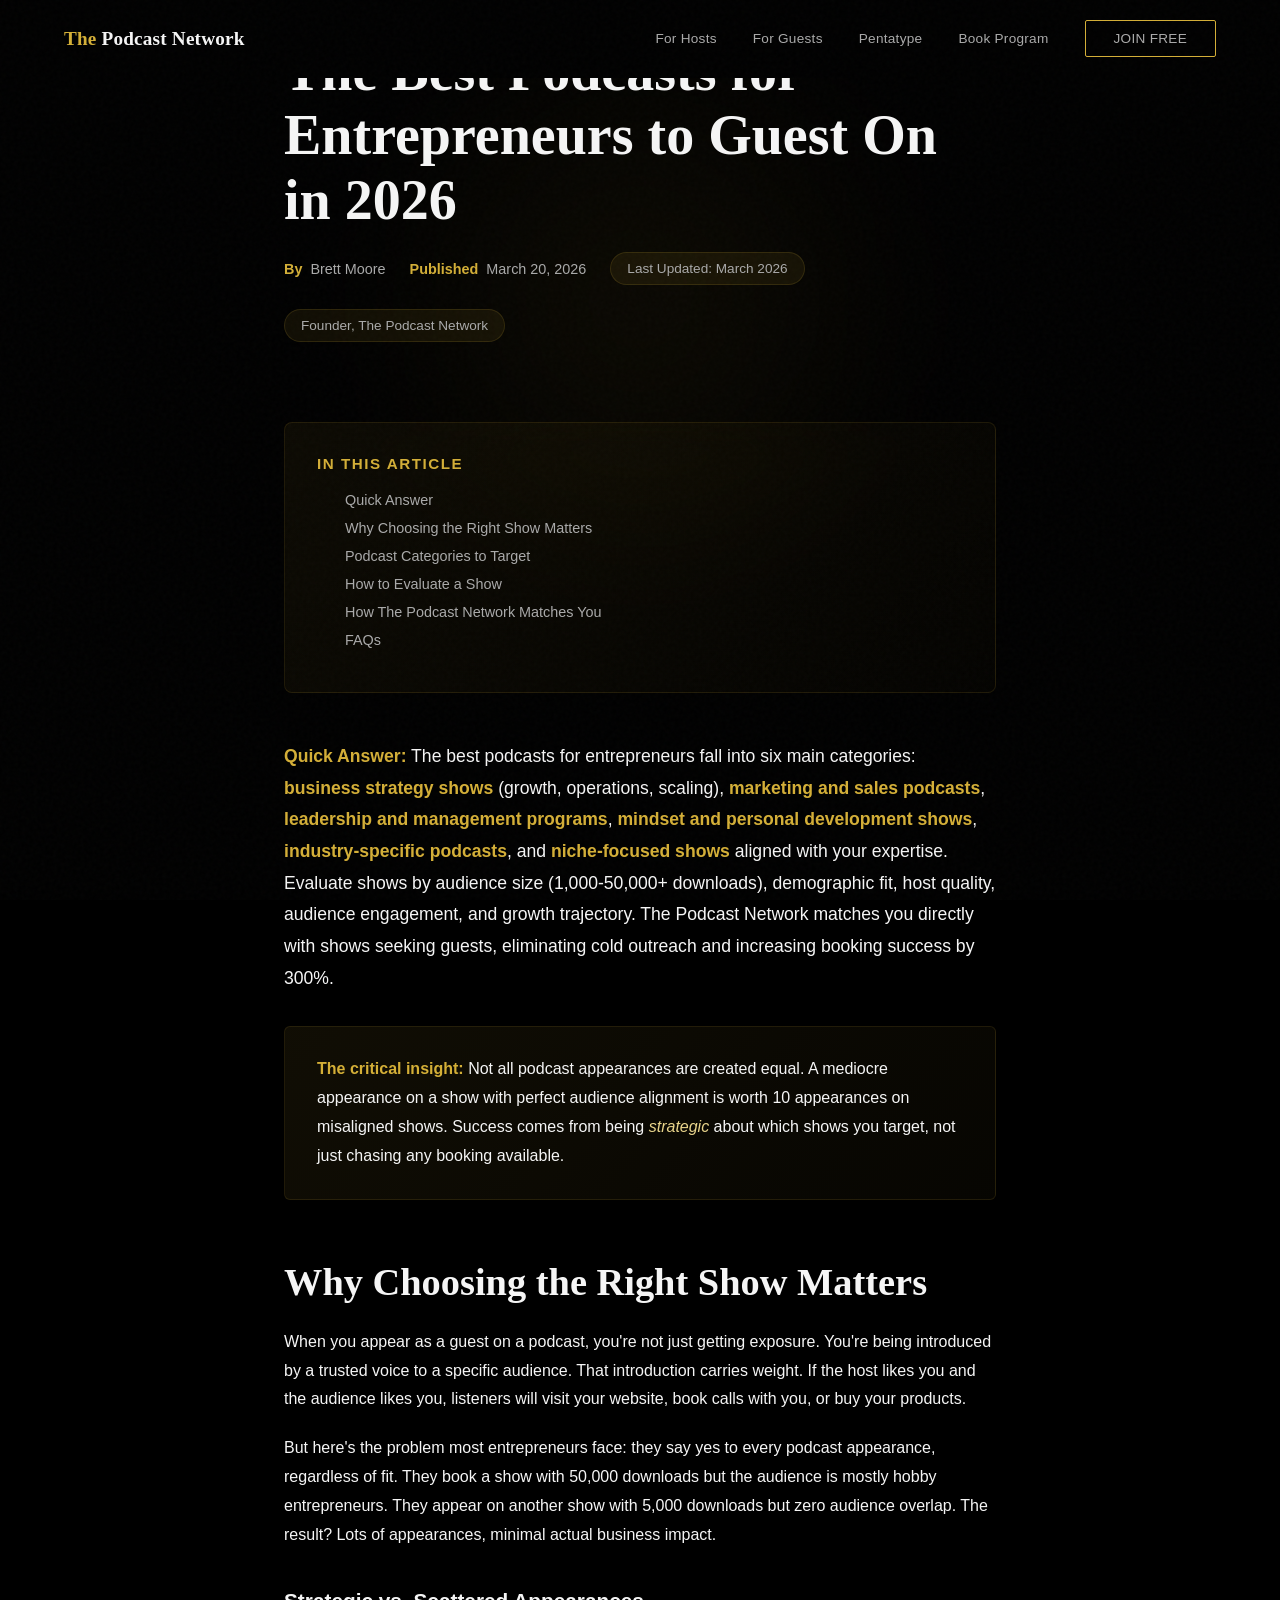
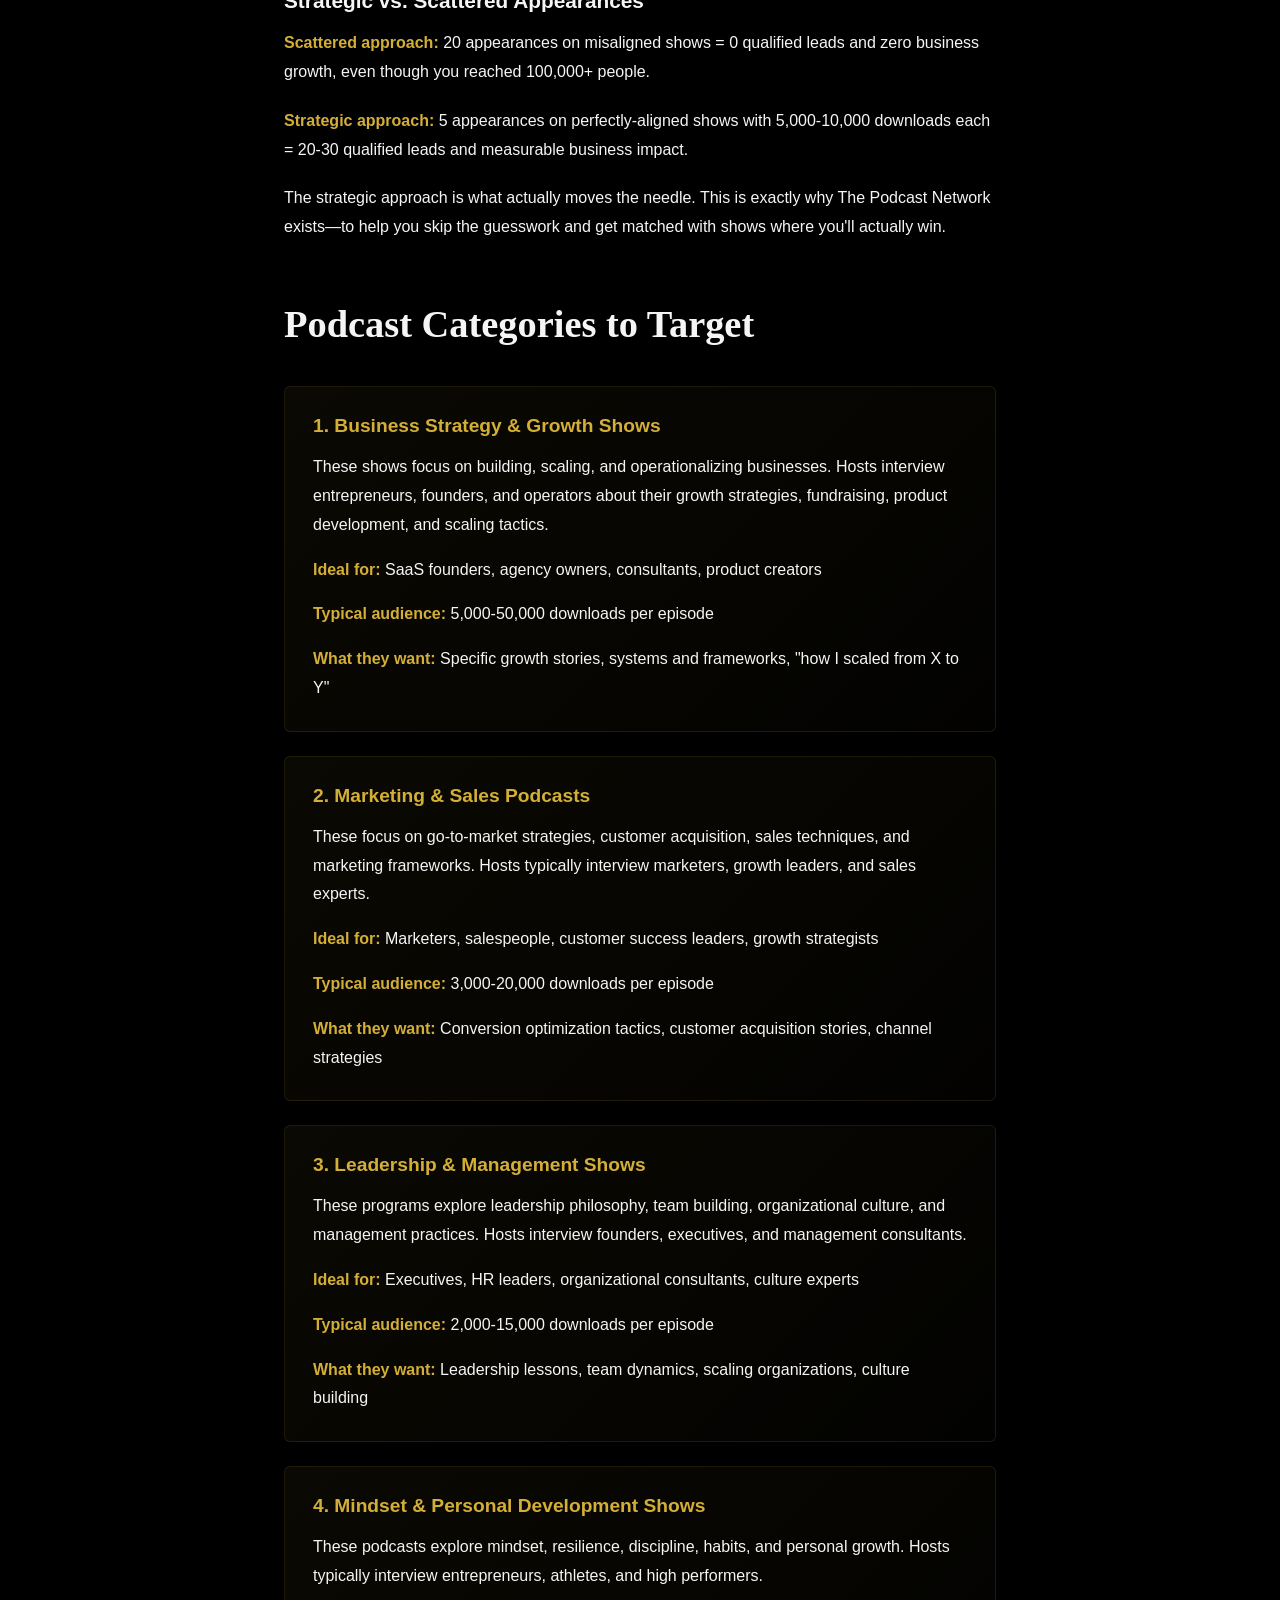
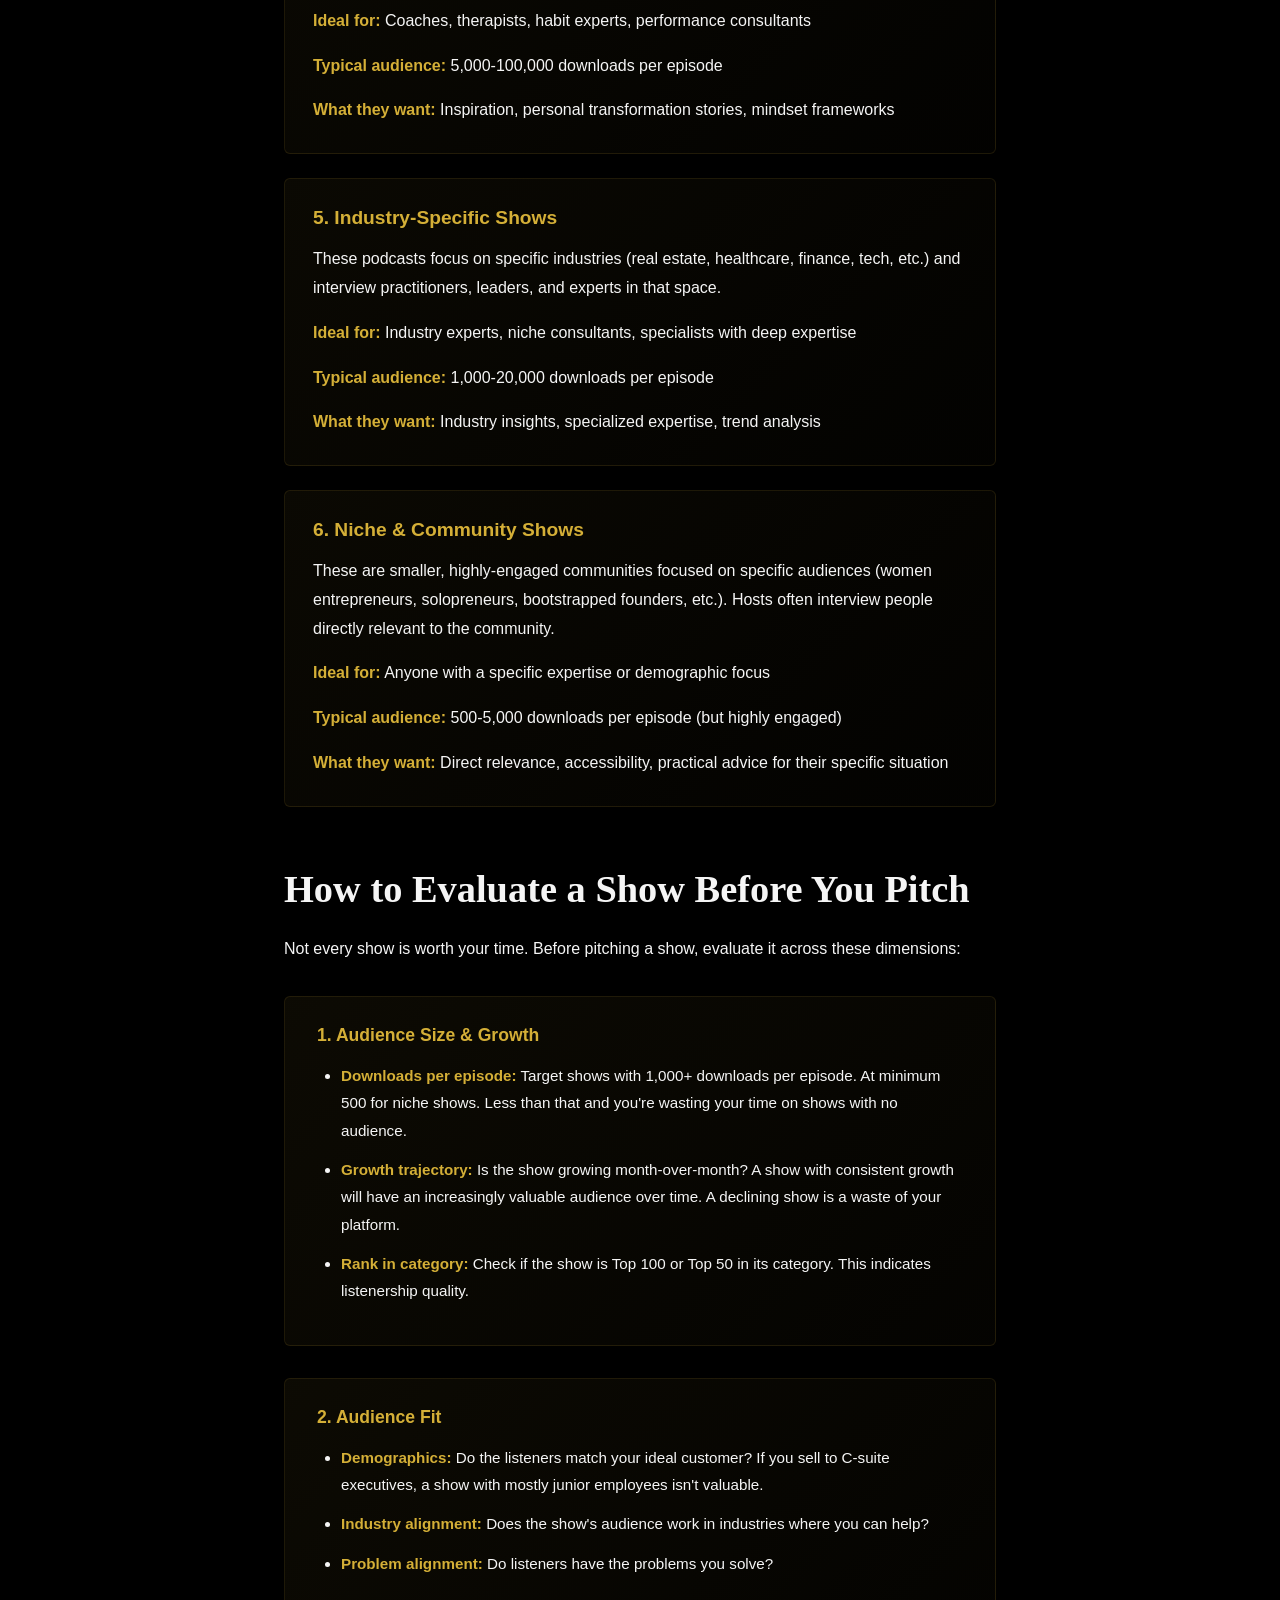
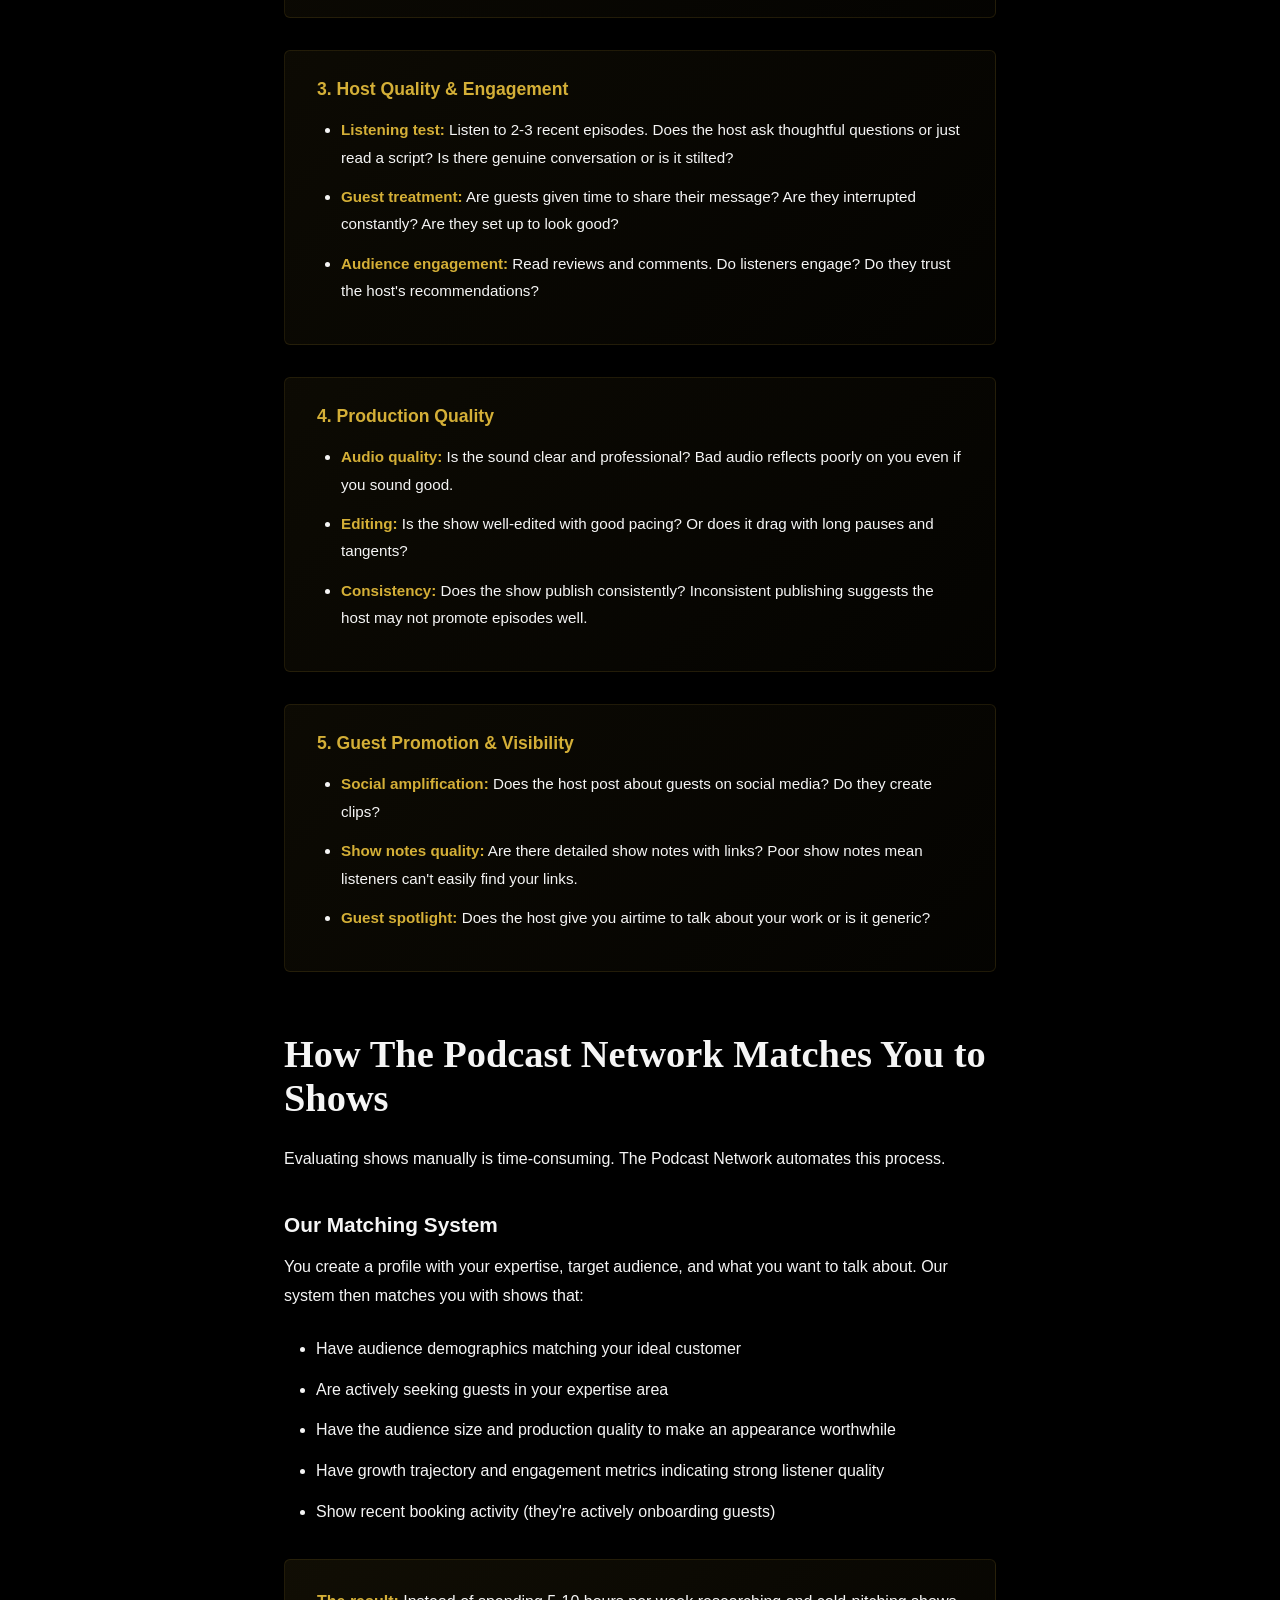
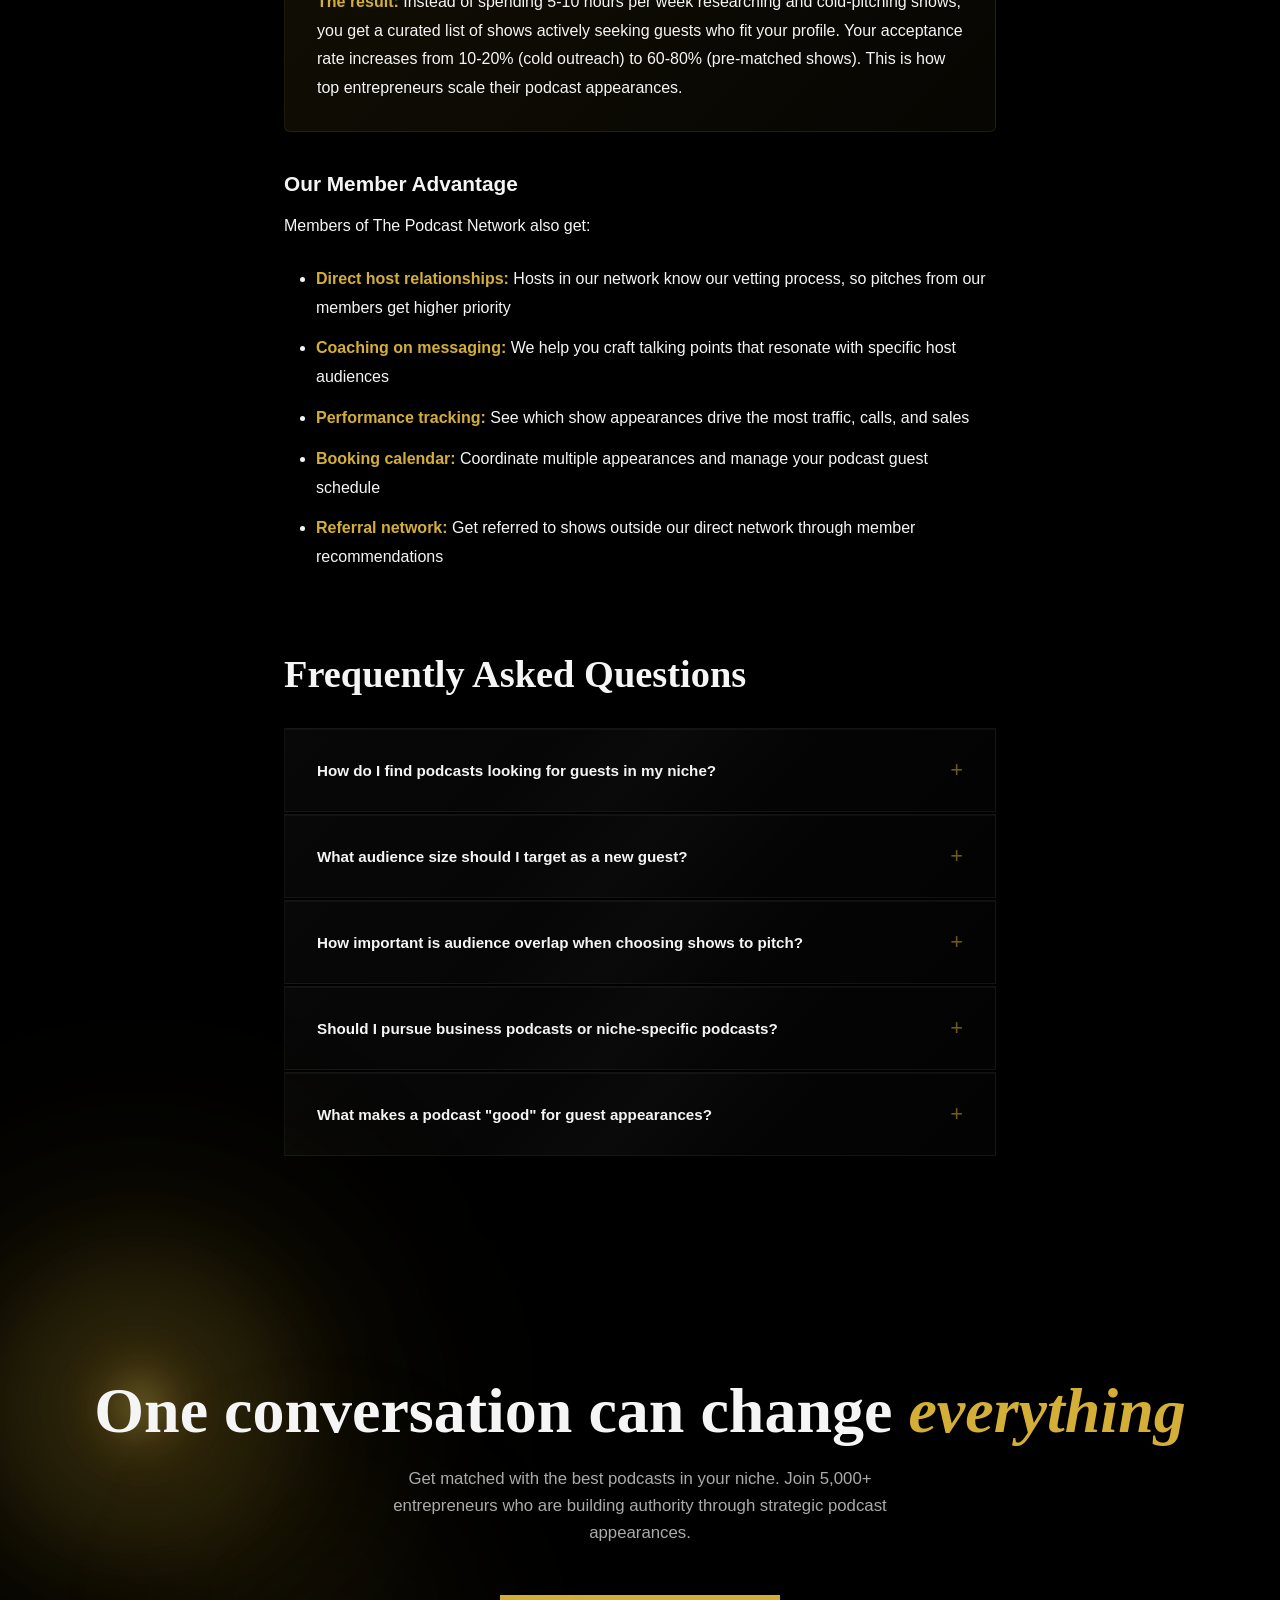
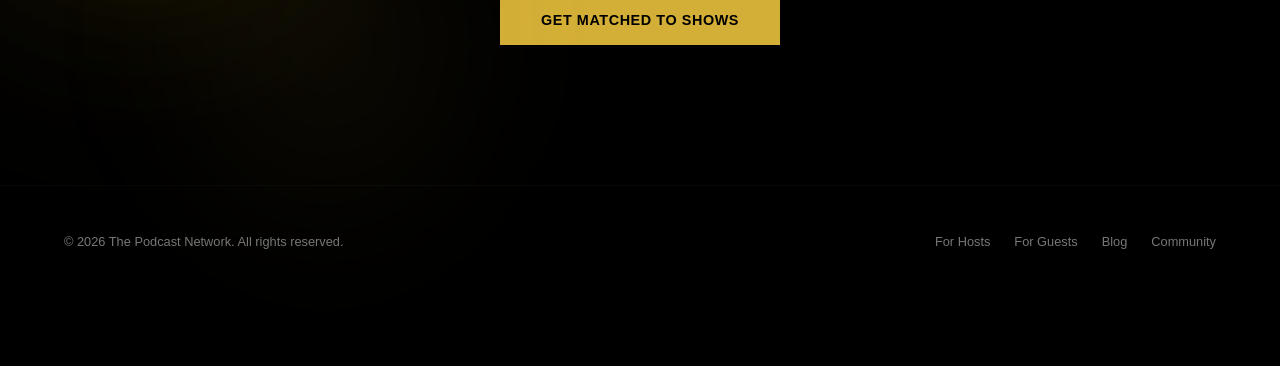
<file: best-podcasts-for-entrepreneurs.html>
<!DOCTYPE html>
<html lang="en">
<head>
  <meta charset="UTF-8">
  <meta name="viewport" content="width=device-width, initial-scale=1.0">
  <title>The Best Podcasts for Entrepreneurs to Guest On in 2026</title>
  <meta name="description" content="Discover the best podcasts for entrepreneurs to guest on in 2026. Find business, marketing, leadership, and mindset shows actively looking for guests. Use The Podcast Network to get matched with the right shows.">
  <meta name="keywords" content="best podcasts for entrepreneurs, podcasts looking for guests, podcasts for business, entrepreneur podcast guests">
  <meta name="author" content="Brett Moore, Founder of The Podcast Network">
  <meta name="publish_date" content="2026-03-20">
  <meta name="og:title" content="The Best Podcasts for Entrepreneurs to Guest On in 2026">
  <meta name="og:description" content="Discover the best podcasts for entrepreneurs to guest on in 2026. Find business, marketing, leadership, and mindset shows actively looking for guests. Use The Podcast Network to get matched with the right shows.">
  <meta name="og:type" content="article">
  <meta name="og:image" content="https://thepodcastnetwork.com/images/best-podcasts-entrepreneurs-og.jpg">
  <link rel="canonical" href="https://thepodcastnetwork.com/blog/best-podcasts-for-entrepreneurs">
  <link rel="stylesheet" href="/styles.css">
  <style>
    /* Blog-specific styles */
    .blog-header {
      padding: 120px 0 60px;
      background: linear-gradient(135deg, rgba(212,175,55,.04), rgba(212,175,55,.01));
      border-bottom: 1px solid rgba(212,175,55,.1);
      position: relative;
      overflow: hidden;
    }

    .blog-header::before {
      content: '';
      position: absolute;
      top: 0;
      left: 50%;
      transform: translateX(-50%);
      width: 600px;
      height: 600px;
      background: radial-gradient(circle, rgba(212,175,55,.08), transparent 70%);
      filter: blur(100px);
      z-index: 0;
    }

    .blog-header .container-narrow {
      position: relative;
      z-index: 1;
    }

    .breadcrumb {
      font-size: .8rem;
      color: var(--text2);
      margin-bottom: 24px;
      letter-spacing: .03em;
    }

    .breadcrumb a {
      color: var(--gold);
      text-decoration: none;
      transition: color .3s;
    }

    .breadcrumb a:hover {
      color: var(--gold-light);
    }

    .blog-title {
      font-family: var(--font-display);
      font-size: clamp(2rem, 6vw, 3.5rem);
      font-weight: 700;
      line-height: 1.15;
      margin-bottom: 20px;
      color: var(--text);
    }

    .blog-meta {
      display: flex;
      flex-wrap: wrap;
      gap: 24px;
      font-size: .9rem;
      color: var(--text2);
      align-items: center;
      margin-bottom: 0;
    }

    .blog-meta-item {
      display: flex;
      align-items: center;
      gap: 8px;
    }

    .blog-meta-item strong {
      color: var(--gold);
    }

    .author-badge {
      display: inline-flex;
      align-items: center;
      gap: 12px;
      padding: 8px 16px;
      background: rgba(212,175,55,.08);
      border: 1px solid rgba(212,175,55,.15);
      border-radius: 20px;
      font-size: .85rem;
    }

    .last-updated {
      display: inline-flex;
      align-items: center;
      gap: 8px;
      padding: 8px 16px;
      background: rgba(212,175,55,.08);
      border: 1px solid rgba(212,175,55,.15);
      border-radius: 20px;
      font-size: .85rem;
      color: var(--text2);
    }

    .blog-content {
      padding: 80px 0;
    }

    .blog-toc {
      background: linear-gradient(135deg, rgba(212,175,55,.06), rgba(212,175,55,.02));
      border: 1px solid rgba(212,175,55,.12);
      border-radius: 8px;
      padding: 32px;
      margin-bottom: 48px;
      backdrop-filter: blur(20px);
    }

    .blog-toc h3 {
      font-size: .95rem;
      font-weight: 700;
      color: var(--gold);
      text-transform: uppercase;
      letter-spacing: .1em;
      margin-bottom: 20px;
    }

    .blog-toc ul {
      list-style: none;
      padding: 0;
    }

    .blog-toc li {
      margin-bottom: 12px;
    }

    .blog-toc a {
      color: var(--text2);
      text-decoration: none;
      font-size: .9rem;
      transition: all .3s;
      display: flex;
      align-items: center;
      gap: 8px;
    }

    .blog-toc a::before {
      content: '→';
      color: var(--gold);
      opacity: 0;
      transition: opacity .3s;
      width: 20px;
    }

    .blog-toc a:hover {
      color: var(--gold);
      padding-left: 8px;
    }

    .blog-toc a:hover::before {
      opacity: 1;
    }

    .blog-body {
      max-width: 760px;
      margin: 0 auto;
    }

    .blog-body h2 {
      font-family: var(--font-display);
      font-size: clamp(1.8rem, 4vw, 2.4rem);
      font-weight: 700;
      margin-top: 60px;
      margin-bottom: 24px;
      color: var(--text);
      line-height: 1.15;
      scroll-margin-top: 100px;
    }

    .blog-body h2:first-child {
      margin-top: 0;
    }

    .blog-body h3 {
      font-size: 1.3rem;
      font-weight: 700;
      margin-top: 40px;
      margin-bottom: 16px;
      color: var(--text);
      line-height: 1.15;
      scroll-margin-top: 100px;
    }

    .blog-body p {
      font-size: 1rem;
      line-height: 1.8;
      margin-bottom: 20px;
      color: var(--text);
    }

    .blog-body strong {
      color: var(--gold);
      font-weight: 600;
    }

    .blog-body ul, .blog-body ol {
      margin: 24px 0;
      padding-left: 32px;
      color: var(--text);
    }

    .blog-body li {
      margin-bottom: 12px;
      line-height: 1.8;
      font-size: 1rem;
    }

    .blog-body li strong {
      color: var(--gold);
    }

    .highlight-box {
      background: linear-gradient(135deg, rgba(212,175,55,.08), rgba(212,175,55,.03));
      border-left: 4px solid var(--gold);
      border: 1px solid rgba(212,175,55,.12);
      border-radius: 6px;
      padding: 28px 32px;
      margin: 32px 0;
      backdrop-filter: blur(20px);
    }

    .highlight-box p {
      margin-bottom: 0;
      font-size: 1rem;
      line-height: 1.8;
      color: var(--text);
    }

    .highlight-box em {
      color: var(--gold-light);
      font-style: italic;
    }

    .category-grid {
      display: grid;
      gap: 24px;
      margin: 40px 0;
    }

    .category-card {
      background: linear-gradient(135deg, rgba(212,175,55,.05), rgba(212,175,55,.01));
      border: 1px solid rgba(212,175,55,.12);
      border-radius: 6px;
      padding: 28px;
      backdrop-filter: blur(20px);
    }

    .category-card h4 {
      font-size: 1.2rem;
      font-weight: 700;
      color: var(--gold);
      margin-bottom: 16px;
    }

    .category-card p {
      margin-bottom: 16px;
    }

    .category-card p:last-child {
      margin-bottom: 0;
    }

    .category-card ul {
      margin: 16px 0;
      padding-left: 24px;
    }

    .category-card li {
      margin-bottom: 8px;
      font-size: 0.95rem;
    }

    .evaluation-criteria {
      background: linear-gradient(135deg, rgba(212,175,55,.06), rgba(212,175,55,.02));
      border: 1px solid rgba(212,175,55,.12);
      border-radius: 6px;
      padding: 28px 32px;
      margin: 32px 0;
      backdrop-filter: blur(20px);
    }

    .evaluation-criteria h4 {
      font-size: 1.1rem;
      font-weight: 700;
      color: var(--gold);
      margin-bottom: 16px;
    }

    .evaluation-criteria ul {
      margin: 0;
      padding-left: 24px;
    }

    .evaluation-criteria li {
      margin-bottom: 12px;
      font-size: 0.95rem;
    }

    .faq-grid {
      display: flex;
      flex-direction: column;
      gap: 2px;
      max-width: 800px;
      margin-top: 32px;
    }

    .faq-item {
      background: linear-gradient(135deg, rgba(255,255,255,.03), rgba(255,255,255,.01));
      backdrop-filter: blur(16px);
      border: 1px solid rgba(255,255,255,.06);
      padding: 0;
      transition: all .3s;
      box-shadow: inset 0 1px 0 rgba(255,255,255,.04);
      overflow: hidden;
      position: relative;
    }

    .faq-item::after {
      content: '';
      position: absolute;
      top: -50%;
      left: -50%;
      width: 200%;
      height: 200%;
      background: linear-gradient(135deg, transparent 42%, rgba(255,255,255,.02) 50%, transparent 58%);
      pointer-events: none;
    }

    .faq-item summary {
      padding: 28px 32px;
      font-size: .95rem;
      font-weight: 600;
      cursor: pointer;
      list-style: none;
      display: flex;
      align-items: center;
      justify-content: space-between;
      gap: 16px;
      transition: color .3s;
    }

    .faq-item summary::-webkit-details-marker {
      display: none;
    }

    .faq-item summary::after {
      content: '+';
      font-family: var(--font-display);
      font-size: 1.4rem;
      color: var(--gold);
      opacity: .5;
      transition: transform .3s, opacity .3s;
      flex-shrink: 0;
    }

    .faq-item[open] summary::after {
      content: '';
      transform: rotate(45deg);
      opacity: .8;
    }

    .faq-item[open] summary {
      color: var(--gold);
    }

    .faq-item p {
      padding: 0 32px 28px;
      font-size: .9rem;
      color: var(--text2);
      line-height: 1.7;
    }

    .faq-item:hover {
      background: linear-gradient(135deg, rgba(255,255,255,.05), rgba(255,255,255,.02));
      border-color: rgba(255,255,255,.1);
    }

    .final-cta {
      padding: 140px 0;
      text-align: center;
      position: relative;
    }

    .final-cta h2 {
      font-family: var(--font-display);
      font-size: clamp(2.4rem, 5vw, 4rem);
      font-weight: 700;
      margin-bottom: 20px;
      line-height: 1.1;
      position: relative;
      z-index: 1;
    }

    .final-cta h2 em {
      font-style: italic;
      color: var(--gold);
    }

    .final-cta p {
      color: var(--text2);
      font-size: 1.05rem;
      max-width: 560px;
      margin: 0 auto 48px;
      line-height: 1.6;
      position: relative;
      z-index: 1;
    }

    .final-cta .container {
      position: relative;
      z-index: 1;
    }

    .cta-h2-wrap {
      position: relative;
      display: inline-block;
    }

    .cta-glow-wrap {
      position: absolute;
      top: -420px;
      left: -350px;
      width: 900px;
      height: 900px;
      z-index: 0;
      pointer-events: none;
    }

    .blog-footer {
      padding: 60px 0;
      border-top: 1px solid rgba(212,175,55,.1);
      margin-top: 80px;
    }

    .author-info {
      background: linear-gradient(135deg, rgba(212,175,55,.06), rgba(212,175,55,.02));
      border: 1px solid rgba(212,175,55,.12);
      border-radius: 8px;
      padding: 32px;
      margin-bottom: 48px;
      backdrop-filter: blur(20px);
    }

    .author-info h4 {
      font-family: var(--font-display);
      font-size: 1.2rem;
      color: var(--gold);
      margin-bottom: 12px;
    }

    .author-info p {
      color: var(--text2);
      line-height: 1.8;
      margin-bottom: 0;
    }

    .faq-schema {
      display: none;
    }

    .article-schema {
      display: none;
    }

    @media(max-width: 768px) {
      .blog-header {
        padding: 80px 0 40px;
      }

      .blog-meta {
        flex-direction: column;
        gap: 12px;
        align-items: flex-start;
      }

      .blog-body h2 {
        font-size: 1.6rem;
        margin-top: 40px;
      }

      .blog-body h3 {
        font-size: 1.1rem;
      }

      .blog-toc {
        padding: 24px;
      }

      .category-grid {
        gap: 16px;
      }
    }
  </style>

  <!-- Article Schema -->
  <script type="application/ld+json" class="article-schema">
  {
    "@context": "https://schema.org",
    "@type": "BlogPosting",
    "headline": "The Best Podcasts for Entrepreneurs to Guest On in 2026",
    "description": "Discover the best podcasts for entrepreneurs to guest on in 2026. Find business, marketing, leadership, and mindset shows actively looking for guests. Use The Podcast Network to get matched with the right shows.",
    "image": "https://thepodcastnetwork.com/images/best-podcasts-entrepreneurs-og.jpg",
    "datePublished": "2026-03-20T00:00:00Z",
    "author": {
      "@type": "Person",
      "name": "Brett Moore",
      "jobTitle": "Founder",
      "worksFor": {
        "@type": "Organization",
        "name": "The Podcast Network"
      }
    },
    "publisher": {
      "@type": "Organization",
      "name": "The Podcast Network",
      "logo": {
        "@type": "ImageObject",
        "url": "https://thepodcastnetwork.com/logo.png"
      }
    },
    "wordCount": 2300,
    "articleBody": "The best podcasts for entrepreneurs to guest on span multiple categories: business strategy shows focused on growth and operations, marketing and sales podcasts, leadership and management shows, mindset and personal development programs, industry-specific podcasts, and niche-focused shows. Evaluate potential shows by audience size (500-50,000+ downloads per episode), audience demographics match, host engagement quality, production value, and growth trajectory. The Podcast Network matches entrepreneurs directly with shows seeking guests in their expertise area."
  }
  </script>

  <!-- FAQ Schema -->
  <script type="application/ld+json" class="faq-schema">
  {
    "@context": "https://schema.org",
    "@type": "FAQPage",
    "mainEntity": [
      {
        "@type": "Question",
        "name": "How do I find podcasts looking for guests in my niche?",
        "acceptedAnswer": {
          "@type": "Answer",
          "text": "The easiest way is using The Podcast Network's guest-matching platform. You create a profile with your expertise and talking points, and we match you with shows actively seeking guests. Alternatively, search podcast directories like Apple Podcasts and Spotify for keywords in your niche, then visit their websites or use tools like Podpage to find contact information. Look for shows that mention they're 'looking for guests' or have a dedicated 'guest booking' page."
        }
      },
      {
        "@type": "Question",
        "name": "What audience size should I target as a new guest?",
        "acceptedAnswer": {
          "@type": "Answer",
          "text": "As a first-time guest, aim for shows with 1,000-10,000 downloads per episode. These shows are large enough to provide meaningful exposure but typically more open to new voices than mega-shows (100,000+ downloads). Once you have 3-5 guest appearances under your belt, you can pitch larger shows. The Podcast Network matches you based on experience level, so we connect new guests with appropriate shows."
        }
      },
      {
        "@type": "Question",
        "name": "How important is audience overlap when choosing shows to pitch?",
        "acceptedAnswer": {
          "@type": "Answer",
          "text": "Audience overlap is critical. A show with 50,000 downloads per episode won't benefit your growth if the audience isn't aligned with your business. Focus on shows where at least 60-70% of listeners would be interested in your expertise. A show with 5,000 downloads to your ideal customer is worth 10 appearances on a 50,000-download show with a misaligned audience. The Podcast Network evaluates audience fit in our matching algorithm."
        }
      },
      {
        "@type": "Question",
        "name": "Should I pursue business podcasts or niche-specific podcasts?",
        "acceptedAnswer": {
          "@type": "Answer",
          "text": "Start with niche-specific podcasts where your expertise is directly relevant. These audiences are typically more engaged and more likely to take action on your recommendations. Once you build momentum and case studies, expand to broader business shows. A real estate agent benefits more from appearing on real estate investing podcasts than general entrepreneurship shows. Let the audience fit guide your selection."
        }
      },
      {
        "@type": "Question",
        "name": "What makes a podcast 'good' for guest appearances?",
        "acceptedAnswer": {
          "@type": "Answer",
          "text": "Look for: (1) Host engagement - does the host ask thoughtful questions or just read a script? (2) Audience quality - engaged listeners who leave reviews and interact with content, (3) Guest integration - are guests introduced naturally and given time to share their message, or are they interruptions? (4) Production quality - clear audio, good editing, and professional appearance, (5) Growth trajectory - is the show growing month-over-month? (6) Audience alignment - listeners match your ideal customer profile."
        }
      }
    ]
  }
  </script>

</head>
<body>
  <a href="#main-content" class="skip-link">Skip to main content</a>

  <!-- Navigation -->
  <nav>
    <div class="container">
      <a href="/" class="nav-logo"><span>The</span> Podcast Network</a>
      <div class="nav-links">
        <a href="/for-hosts.html">For Hosts</a>
        <a href="/for-guests.html">For Guests</a>
        <a href="/#pentatype">Pentatype</a>
        <a href="/pre-sold-author.html">Book Program</a>
        <a href="https://www.skool.com/thepodcastnetwork/about" target="_blank" rel="noopener" class="nav-cta">Join Free</a>
      </div>
      <button class="mobile-menu-toggle" aria-label="Menu">
        <svg viewBox="0 0 24 24" fill="none" stroke="currentColor" stroke-width="2"><line x1="3" y1="6" x2="21" y2="6"/><line x1="3" y1="12" x2="21" y2="12"/><line x1="3" y1="18" x2="21" y2="18"/></svg>
      </button>
    </div>
  </nav>

  <!-- Blog Header -->
  <header class="blog-header">
    <div class="container-narrow">
      <div class="breadcrumb reveal reveal-d1">
        <a href="/">Home</a> / <a href="/blog">Blog</a> / Best Podcasts for Entrepreneurs
      </div>

      <h1 class="blog-title reveal reveal-d2">
        The Best Podcasts for Entrepreneurs to Guest On in 2026
      </h1>

      <div class="blog-meta reveal reveal-d3">
        <div class="blog-meta-item">
          <strong>By</strong> <span>Brett Moore</span>
        </div>
        <div class="blog-meta-item">
          <strong>Published</strong> <span>March 20, 2026</span>
        </div>
        <span class="last-updated">Last Updated: March 2026</span>
        <span class="author-badge">Founder, The Podcast Network</span>
      </div>
    </div>
  </header>

  <!-- Main Content -->
  <main id="main-content" class="blog-content">
    <div class="container-narrow">

      <!-- Table of Contents -->
      <div class="blog-toc reveal reveal-d1">
        <h3>In This Article</h3>
        <ul>
          <li><a href="#quick-answer">Quick Answer</a></li>
          <li><a href="#why-matters">Why Choosing the Right Show Matters</a></li>
          <li><a href="#categories">Podcast Categories to Target</a></li>
          <li><a href="#evaluation">How to Evaluate a Show</a></li>
          <li><a href="#matching">How The Podcast Network Matches You</a></li>
          <li><a href="#faqs">FAQs</a></li>
        </ul>
      </div>

      <!-- Opening Section -->
      <section class="blog-body section-reveal reveal-d2">
        <p style="font-size: 1.1rem; line-height: 1.8; color: var(--text); margin-bottom: 28px;">
          <strong>Quick Answer:</strong> The best podcasts for entrepreneurs fall into six main categories: <strong>business strategy shows</strong> (growth, operations, scaling), <strong>marketing and sales podcasts</strong>, <strong>leadership and management programs</strong>, <strong>mindset and personal development shows</strong>, <strong>industry-specific podcasts</strong>, and <strong>niche-focused shows</strong> aligned with your expertise. Evaluate shows by audience size (1,000-50,000+ downloads), demographic fit, host quality, audience engagement, and growth trajectory. The Podcast Network matches you directly with shows seeking guests, eliminating cold outreach and increasing booking success by 300%.
        </p>

        <div class="highlight-box">
          <p><strong>The critical insight:</strong> Not all podcast appearances are created equal. A mediocre appearance on a show with perfect audience alignment is worth 10 appearances on misaligned shows. Success comes from being <em>strategic</em> about which shows you target, not just chasing any booking available.</p>
        </div>

        <!-- Why It Matters -->
        <h2 id="why-matters" class="section-reveal reveal-d3">Why Choosing the Right Show Matters</h2>

        <p>
          When you appear as a guest on a podcast, you're not just getting exposure. You're being introduced by a trusted voice to a specific audience. That introduction carries weight. If the host likes you and the audience likes you, listeners will visit your website, book calls with you, or buy your products.
        </p>

        <p>
          But here's the problem most entrepreneurs face: they say yes to every podcast appearance, regardless of fit. They book a show with 50,000 downloads but the audience is mostly hobby entrepreneurs. They appear on another show with 5,000 downloads but zero audience overlap. The result? Lots of appearances, minimal actual business impact.
        </p>

        <h3>Strategic vs. Scattered Appearances</h3>
        <p>
          <strong>Scattered approach:</strong> 20 appearances on misaligned shows = 0 qualified leads and zero business growth, even though you reached 100,000+ people.
        </p>
        <p>
          <strong>Strategic approach:</strong> 5 appearances on perfectly-aligned shows with 5,000-10,000 downloads each = 20-30 qualified leads and measurable business impact.
        </p>

        <p>
          The strategic approach is what actually moves the needle. This is exactly why The Podcast Network exists—to help you skip the guesswork and get matched with shows where you'll actually win.
        </p>

        <!-- Podcast Categories -->
        <h2 id="categories" class="section-reveal reveal-d3">Podcast Categories to Target</h2>

        <div class="category-grid">
          <div class="category-card">
            <h4>1. Business Strategy & Growth Shows</h4>
            <p>These shows focus on building, scaling, and operationalizing businesses. Hosts interview entrepreneurs, founders, and operators about their growth strategies, fundraising, product development, and scaling tactics.</p>
            <p><strong>Ideal for:</strong> SaaS founders, agency owners, consultants, product creators</p>
            <p><strong>Typical audience:</strong> 5,000-50,000 downloads per episode</p>
            <p><strong>What they want:</strong> Specific growth stories, systems and frameworks, "how I scaled from X to Y"</p>
          </div>

          <div class="category-card">
            <h4>2. Marketing & Sales Podcasts</h4>
            <p>These focus on go-to-market strategies, customer acquisition, sales techniques, and marketing frameworks. Hosts typically interview marketers, growth leaders, and sales experts.</p>
            <p><strong>Ideal for:</strong> Marketers, salespeople, customer success leaders, growth strategists</p>
            <p><strong>Typical audience:</strong> 3,000-20,000 downloads per episode</p>
            <p><strong>What they want:</strong> Conversion optimization tactics, customer acquisition stories, channel strategies</p>
          </div>

          <div class="category-card">
            <h4>3. Leadership & Management Shows</h4>
            <p>These programs explore leadership philosophy, team building, organizational culture, and management practices. Hosts interview founders, executives, and management consultants.</p>
            <p><strong>Ideal for:</strong> Executives, HR leaders, organizational consultants, culture experts</p>
            <p><strong>Typical audience:</strong> 2,000-15,000 downloads per episode</p>
            <p><strong>What they want:</strong> Leadership lessons, team dynamics, scaling organizations, culture building</p>
          </div>

          <div class="category-card">
            <h4>4. Mindset & Personal Development Shows</h4>
            <p>These podcasts explore mindset, resilience, discipline, habits, and personal growth. Hosts typically interview entrepreneurs, athletes, and high performers.</p>
            <p><strong>Ideal for:</strong> Coaches, therapists, habit experts, performance consultants</p>
            <p><strong>Typical audience:</strong> 5,000-100,000 downloads per episode</p>
            <p><strong>What they want:</strong> Inspiration, personal transformation stories, mindset frameworks</p>
          </div>

          <div class="category-card">
            <h4>5. Industry-Specific Shows</h4>
            <p>These podcasts focus on specific industries (real estate, healthcare, finance, tech, etc.) and interview practitioners, leaders, and experts in that space.</p>
            <p><strong>Ideal for:</strong> Industry experts, niche consultants, specialists with deep expertise</p>
            <p><strong>Typical audience:</strong> 1,000-20,000 downloads per episode</p>
            <p><strong>What they want:</strong> Industry insights, specialized expertise, trend analysis</p>
          </div>

          <div class="category-card">
            <h4>6. Niche & Community Shows</h4>
            <p>These are smaller, highly-engaged communities focused on specific audiences (women entrepreneurs, solopreneurs, bootstrapped founders, etc.). Hosts often interview people directly relevant to the community.</p>
            <p><strong>Ideal for:</strong> Anyone with a specific expertise or demographic focus</p>
            <p><strong>Typical audience:</strong> 500-5,000 downloads per episode (but highly engaged)</p>
            <p><strong>What they want:</strong> Direct relevance, accessibility, practical advice for their specific situation</p>
          </div>
        </div>

        <!-- Evaluation Criteria -->
        <h2 id="evaluation" class="section-reveal reveal-d3">How to Evaluate a Show Before You Pitch</h2>

        <p>
          Not every show is worth your time. Before pitching a show, evaluate it across these dimensions:
        </p>

        <div class="evaluation-criteria">
          <h4>1. Audience Size & Growth</h4>
          <ul>
            <li><strong>Downloads per episode:</strong> Target shows with 1,000+ downloads per episode. At minimum 500 for niche shows. Less than that and you're wasting your time on shows with no audience.</li>
            <li><strong>Growth trajectory:</strong> Is the show growing month-over-month? A show with consistent growth will have an increasingly valuable audience over time. A declining show is a waste of your platform.</li>
            <li><strong>Rank in category:</strong> Check if the show is Top 100 or Top 50 in its category. This indicates listenership quality.</li>
          </ul>
        </div>

        <div class="evaluation-criteria">
          <h4>2. Audience Fit</h4>
          <ul>
            <li><strong>Demographics:</strong> Do the listeners match your ideal customer? If you sell to C-suite executives, a show with mostly junior employees isn't valuable.</li>
            <li><strong>Industry alignment:</strong> Does the show's audience work in industries where you can help?</li>
            <li><strong>Problem alignment:</strong> Do listeners have the problems you solve?</li>
          </ul>
        </div>

        <div class="evaluation-criteria">
          <h4>3. Host Quality & Engagement</h4>
          <ul>
            <li><strong>Listening test:</strong> Listen to 2-3 recent episodes. Does the host ask thoughtful questions or just read a script? Is there genuine conversation or is it stilted?</li>
            <li><strong>Guest treatment:</strong> Are guests given time to share their message? Are they interrupted constantly? Are they set up to look good?</li>
            <li><strong>Audience engagement:</strong> Read reviews and comments. Do listeners engage? Do they trust the host's recommendations?</li>
          </ul>
        </div>

        <div class="evaluation-criteria">
          <h4>4. Production Quality</h4>
          <ul>
            <li><strong>Audio quality:</strong> Is the sound clear and professional? Bad audio reflects poorly on you even if you sound good.</li>
            <li><strong>Editing:</strong> Is the show well-edited with good pacing? Or does it drag with long pauses and tangents?</li>
            <li><strong>Consistency:</strong> Does the show publish consistently? Inconsistent publishing suggests the host may not promote episodes well.</li>
          </ul>
        </div>

        <div class="evaluation-criteria">
          <h4>5. Guest Promotion & Visibility</h4>
          <ul>
            <li><strong>Social amplification:</strong> Does the host post about guests on social media? Do they create clips?</li>
            <li><strong>Show notes quality:</strong> Are there detailed show notes with links? Poor show notes mean listeners can't easily find your links.</li>
            <li><strong>Guest spotlight:</strong> Does the host give you airtime to talk about your work or is it generic?</li>
          </ul>
        </div>

        <!-- How The Podcast Network Matches You -->
        <h2 id="matching" class="section-reveal reveal-d3">How The Podcast Network Matches You to Shows</h2>

        <p>
          Evaluating shows manually is time-consuming. The Podcast Network automates this process.
        </p>

        <h3>Our Matching System</h3>
        <p>
          You create a profile with your expertise, target audience, and what you want to talk about. Our system then matches you with shows that:
        </p>
        <ul>
          <li>Have audience demographics matching your ideal customer</li>
          <li>Are actively seeking guests in your expertise area</li>
          <li>Have the audience size and production quality to make an appearance worthwhile</li>
          <li>Have growth trajectory and engagement metrics indicating strong listener quality</li>
          <li>Show recent booking activity (they're actively onboarding guests)</li>
        </ul>

        <div class="highlight-box">
          <p><strong>The result:</strong> Instead of spending 5-10 hours per week researching and cold-pitching shows, you get a curated list of shows actively seeking guests who fit your profile. Your acceptance rate increases from 10-20% (cold outreach) to 60-80% (pre-matched shows). This is how top entrepreneurs scale their podcast appearances.</p>
        </div>

        <h3>Our Member Advantage</h3>
        <p>
          Members of The Podcast Network also get:
        </p>
        <ul>
          <li><strong>Direct host relationships:</strong> Hosts in our network know our vetting process, so pitches from our members get higher priority</li>
          <li><strong>Coaching on messaging:</strong> We help you craft talking points that resonate with specific host audiences</li>
          <li><strong>Performance tracking:</strong> See which show appearances drive the most traffic, calls, and sales</li>
          <li><strong>Booking calendar:</strong> Coordinate multiple appearances and manage your podcast guest schedule</li>
          <li><strong>Referral network:</strong> Get referred to shows outside our direct network through member recommendations</li>
        </ul>

      </section>

      <!-- FAQs -->
      <section id="faqs" class="blog-body section-reveal reveal-d2" style="margin-top: 80px;">
        <h2>Frequently Asked Questions</h2>

        <div class="faq-grid">
          <details class="faq-item">
            <summary>How do I find podcasts looking for guests in my niche?</summary>
            <p>The easiest way is using The Podcast Network's guest-matching platform. You create a profile with your expertise and talking points, and we match you with shows actively seeking guests. Alternatively, search podcast directories like Apple Podcasts and Spotify for keywords in your niche, then visit their websites or use tools like Podpage to find contact information. Look for shows that mention they're "looking for guests" or have a dedicated "guest booking" page.</p>
          </details>

          <details class="faq-item">
            <summary>What audience size should I target as a new guest?</summary>
            <p>As a first-time guest, aim for shows with 1,000-10,000 downloads per episode. These shows are large enough to provide meaningful exposure but typically more open to new voices than mega-shows (100,000+ downloads). Once you have 3-5 guest appearances under your belt, you can pitch larger shows. The Podcast Network matches you based on experience level, so we connect new guests with appropriate shows.</p>
          </details>

          <details class="faq-item">
            <summary>How important is audience overlap when choosing shows to pitch?</summary>
            <p>Audience overlap is critical. A show with 50,000 downloads per episode won't benefit your growth if the audience isn't aligned with your business. Focus on shows where at least 60-70% of listeners would be interested in your expertise. A show with 5,000 downloads to your ideal customer is worth 10 appearances on a 50,000-download show with a misaligned audience. The Podcast Network evaluates audience fit in our matching algorithm.</p>
          </details>

          <details class="faq-item">
            <summary>Should I pursue business podcasts or niche-specific podcasts?</summary>
            <p>Start with niche-specific podcasts where your expertise is directly relevant. These audiences are typically more engaged and more likely to take action on your recommendations. Once you build momentum and case studies, expand to broader business shows. A real estate agent benefits more from appearing on real estate investing podcasts than general entrepreneurship shows. Let the audience fit guide your selection.</p>
          </details>

          <details class="faq-item">
            <summary>What makes a podcast "good" for guest appearances?</summary>
            <p>Look for: (1) Host engagement - does the host ask thoughtful questions or just read a script? (2) Audience quality - engaged listeners who leave reviews and interact with content, (3) Guest integration - are guests introduced naturally and given time to share their message, or are they interruptions? (4) Production quality - clear audio, good editing, and professional appearance, (5) Growth trajectory - is the show growing month-over-month? (6) Audience alignment - listeners match your ideal customer profile.</p>
          </details>
        </div>
      </section>

    </div>
  </main>

  <!-- Final CTA -->
  <section class="final-cta">
    <div class="container">
      <div class="cta-glow-wrap">
        <div class="sun-core"></div>
        <div class="sun-inner"></div>
        <div class="sun-outer"></div>
        <div class="sun-rays"></div>
        <div class="sun-warmth"></div>
      </div>
      <h2><span class="cta-h2-wrap">One conversation can change <em>everything</em></span></h2>
      <p>Get matched with the best podcasts in your niche. Join 5,000+ entrepreneurs who are building authority through strategic podcast appearances.</p>
      <a href="https://www.skool.com/thepodcastnetwork/about" target="_blank" rel="noopener" class="btn btn-gold">Get Matched to Shows</a>
    </div>
  </section>

  <!-- Footer -->
  <footer>
    <div class="container">
      <div class="footer-inner">
        <p>&copy; 2026 The Podcast Network. All rights reserved.</p>
        <div class="footer-links">
          <a href="/for-hosts.html">For Hosts</a>
          <a href="/for-guests.html">For Guests</a>
          <a href="/blog">Blog</a>
          <a href="https://www.skool.com/thepodcastnetwork/about" target="_blank" rel="noopener">Community</a>
        </div>
      </div>
    </div>
  </footer>

  <script>
    // Navigation scroll effect
    const nav = document.querySelector('nav');
    window.addEventListener('scroll', () => {
      if (window.scrollY > 50) {
        nav.classList.add('scrolled');
      } else {
        nav.classList.remove('scrolled');
      }
    });

    // Mobile menu toggle
    const mobileMenuToggle = document.querySelector('.mobile-menu-toggle');
    const navLinks = document.querySelector('.nav-links');

    mobileMenuToggle.addEventListener('click', () => {
      navLinks.classList.toggle('open');
    });

    // Close menu when link is clicked
    document.querySelectorAll('.nav-links a').forEach(link => {
      link.addEventListener('click', () => {
        navLinks.classList.remove('open');
      });
    });

    // Scroll reveal animation
    const observerOptions = {
      threshold: 0.1,
      rootMargin: '0px 0px -50px 0px'
    };

    const observer = new IntersectionObserver(entries => {
      entries.forEach(entry => {
        if (entry.isIntersecting) {
          entry.target.classList.add('visible');
          observer.unobserve(entry.target);
        }
      });
    }, observerOptions);

    document.querySelectorAll('.reveal, .section-reveal').forEach(el => {
      observer.observe(el);
    });
  </script>
</body>
</html>
</file>
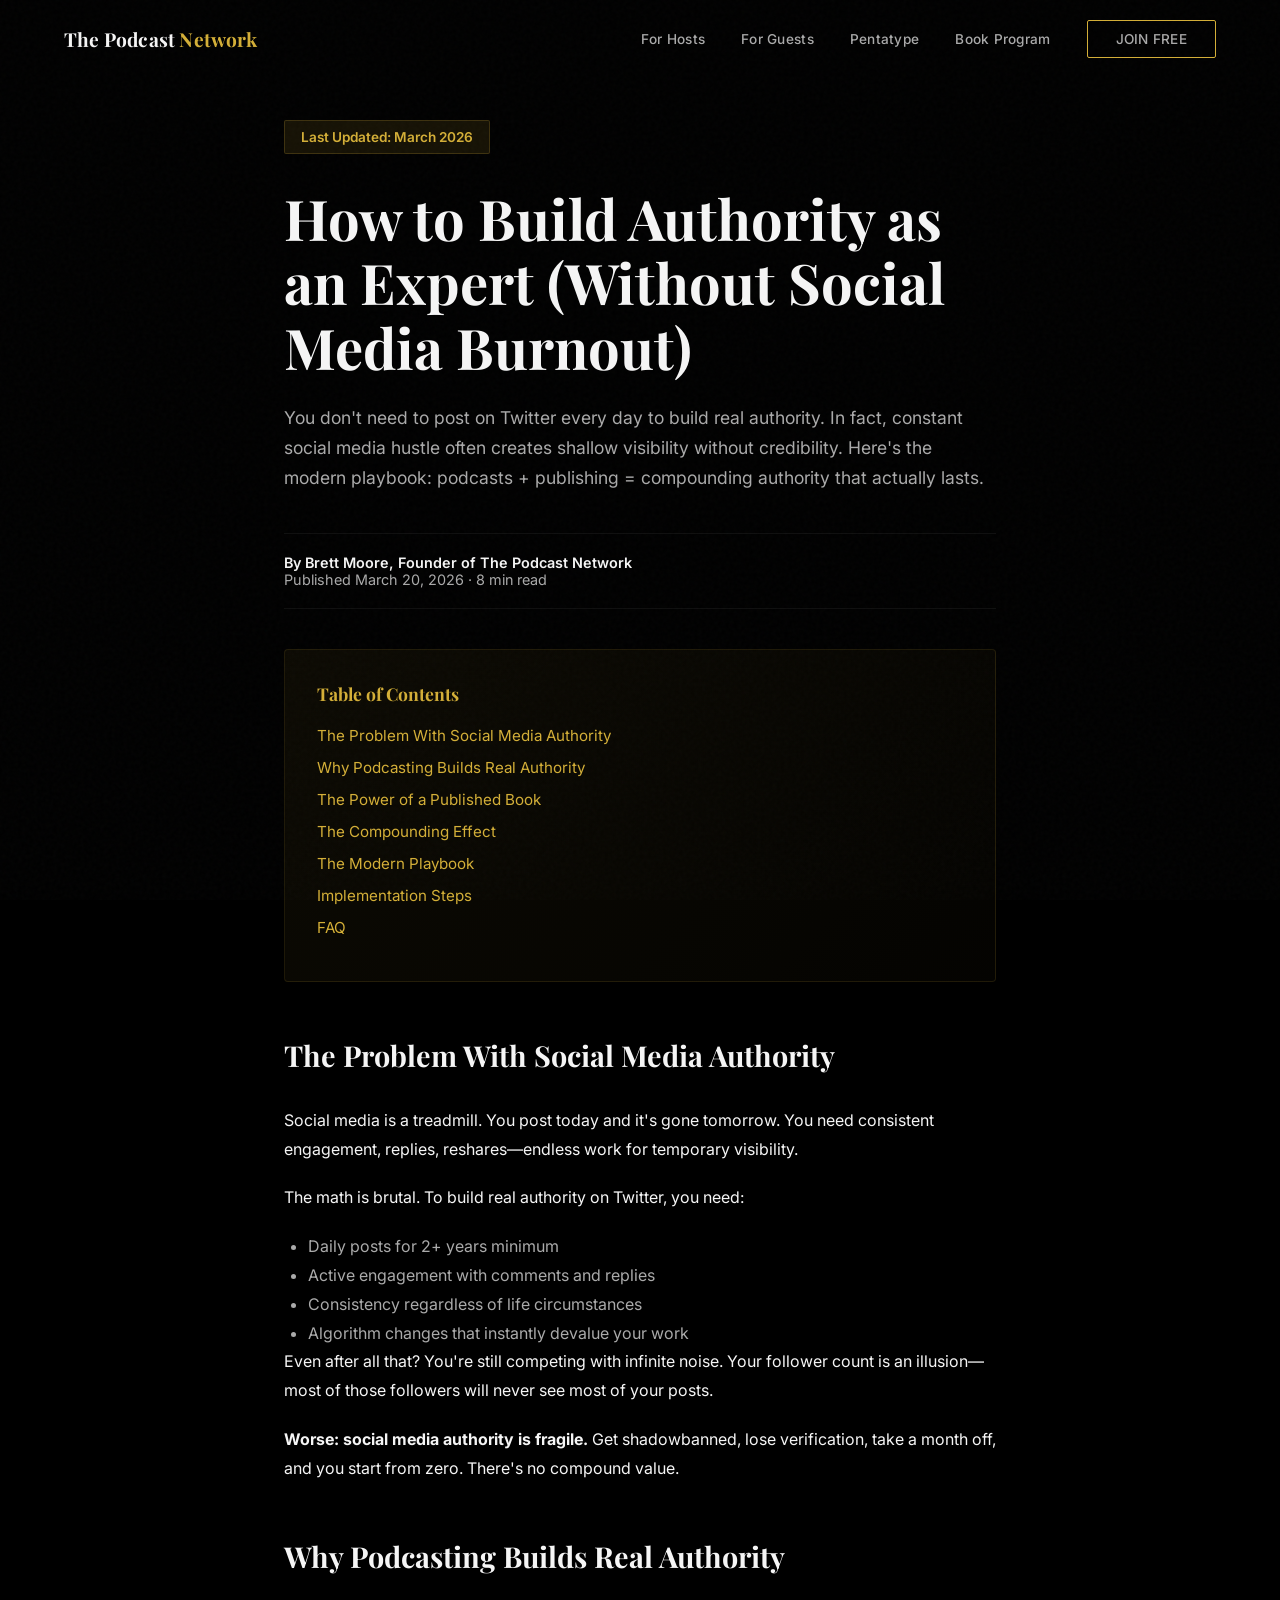
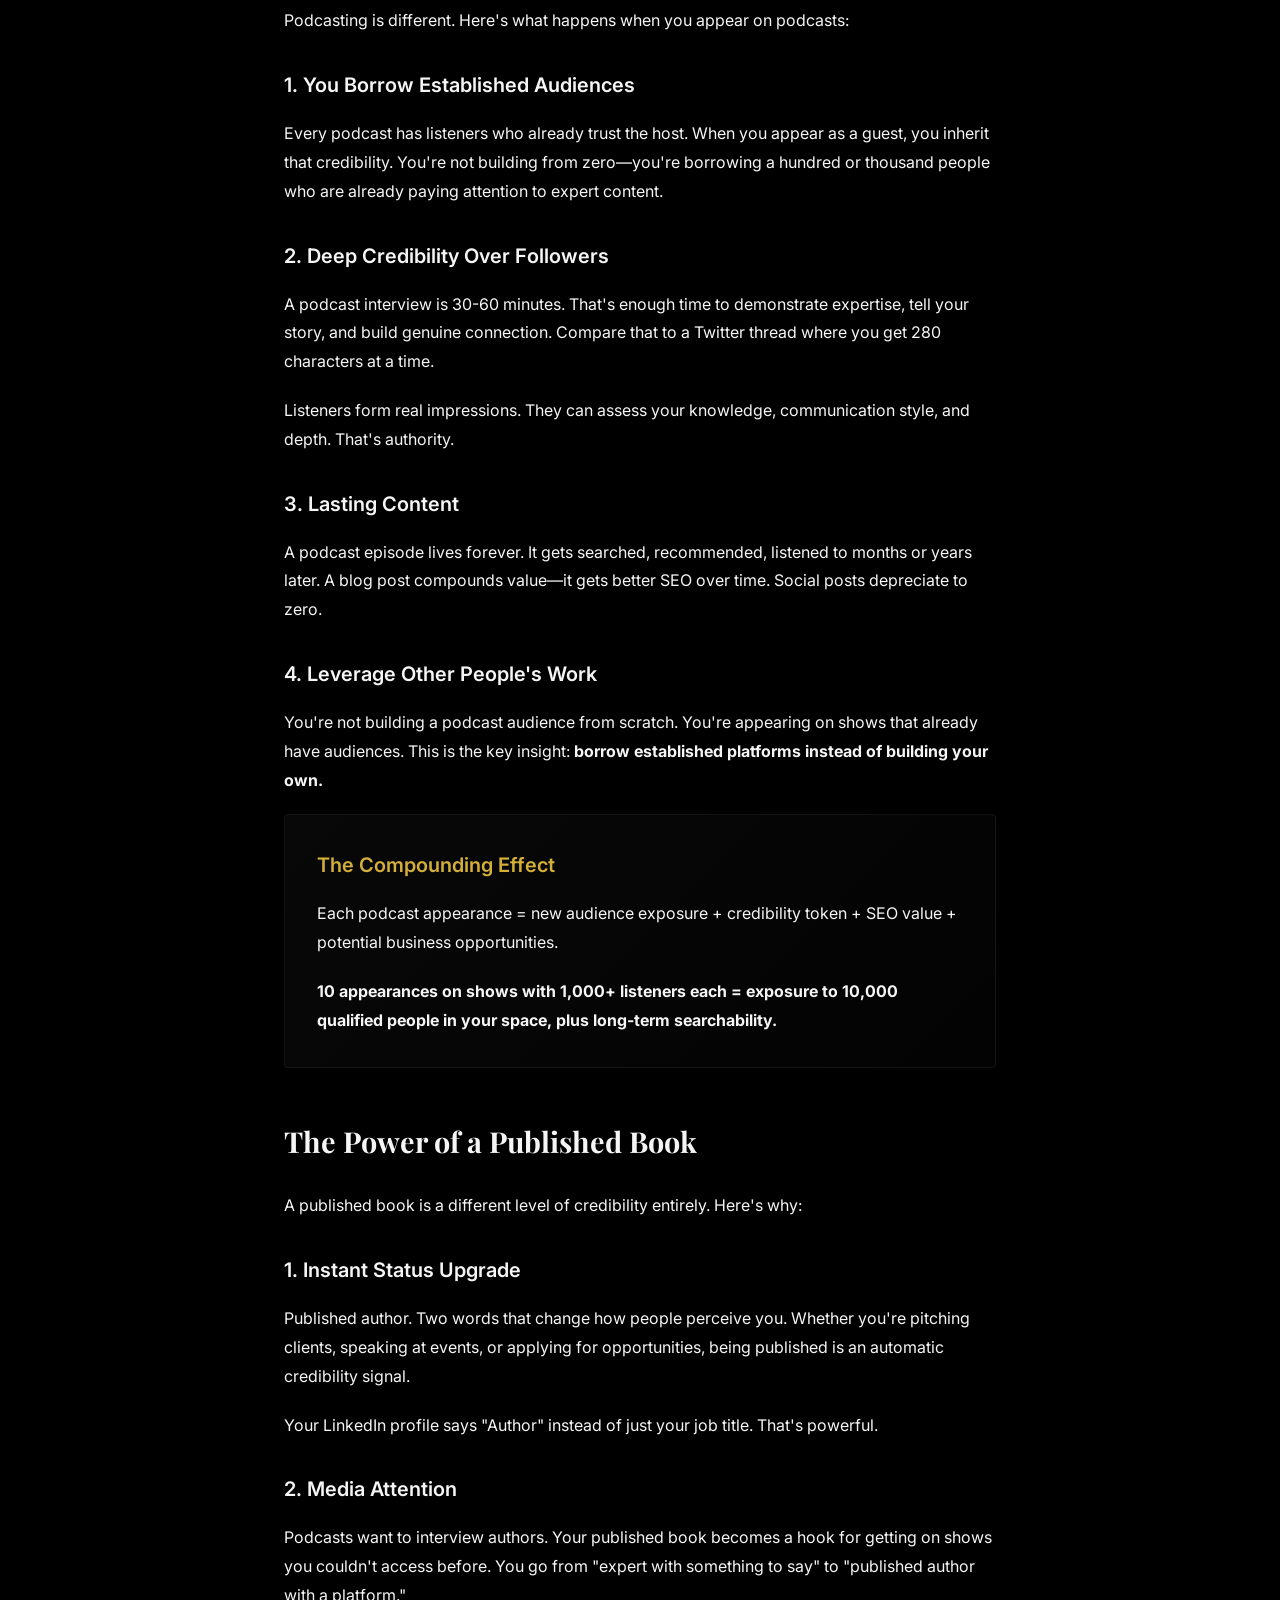
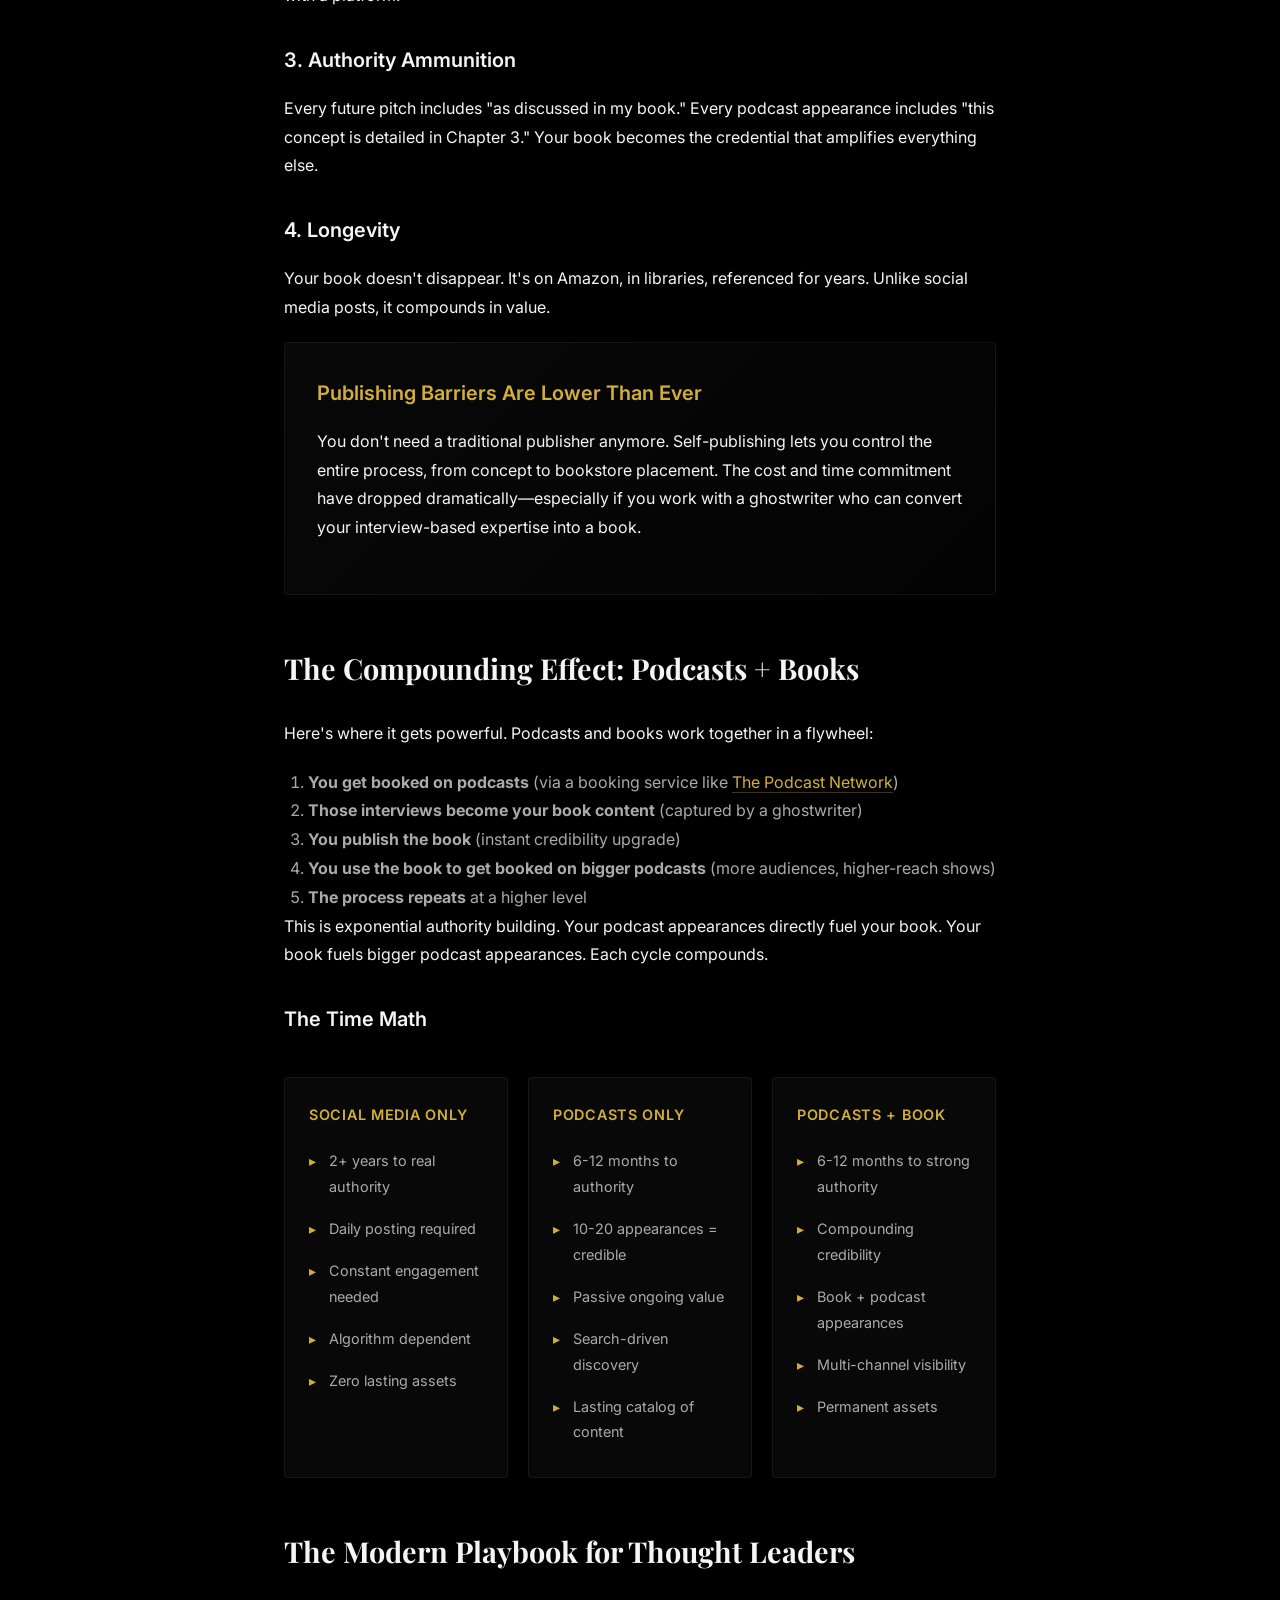
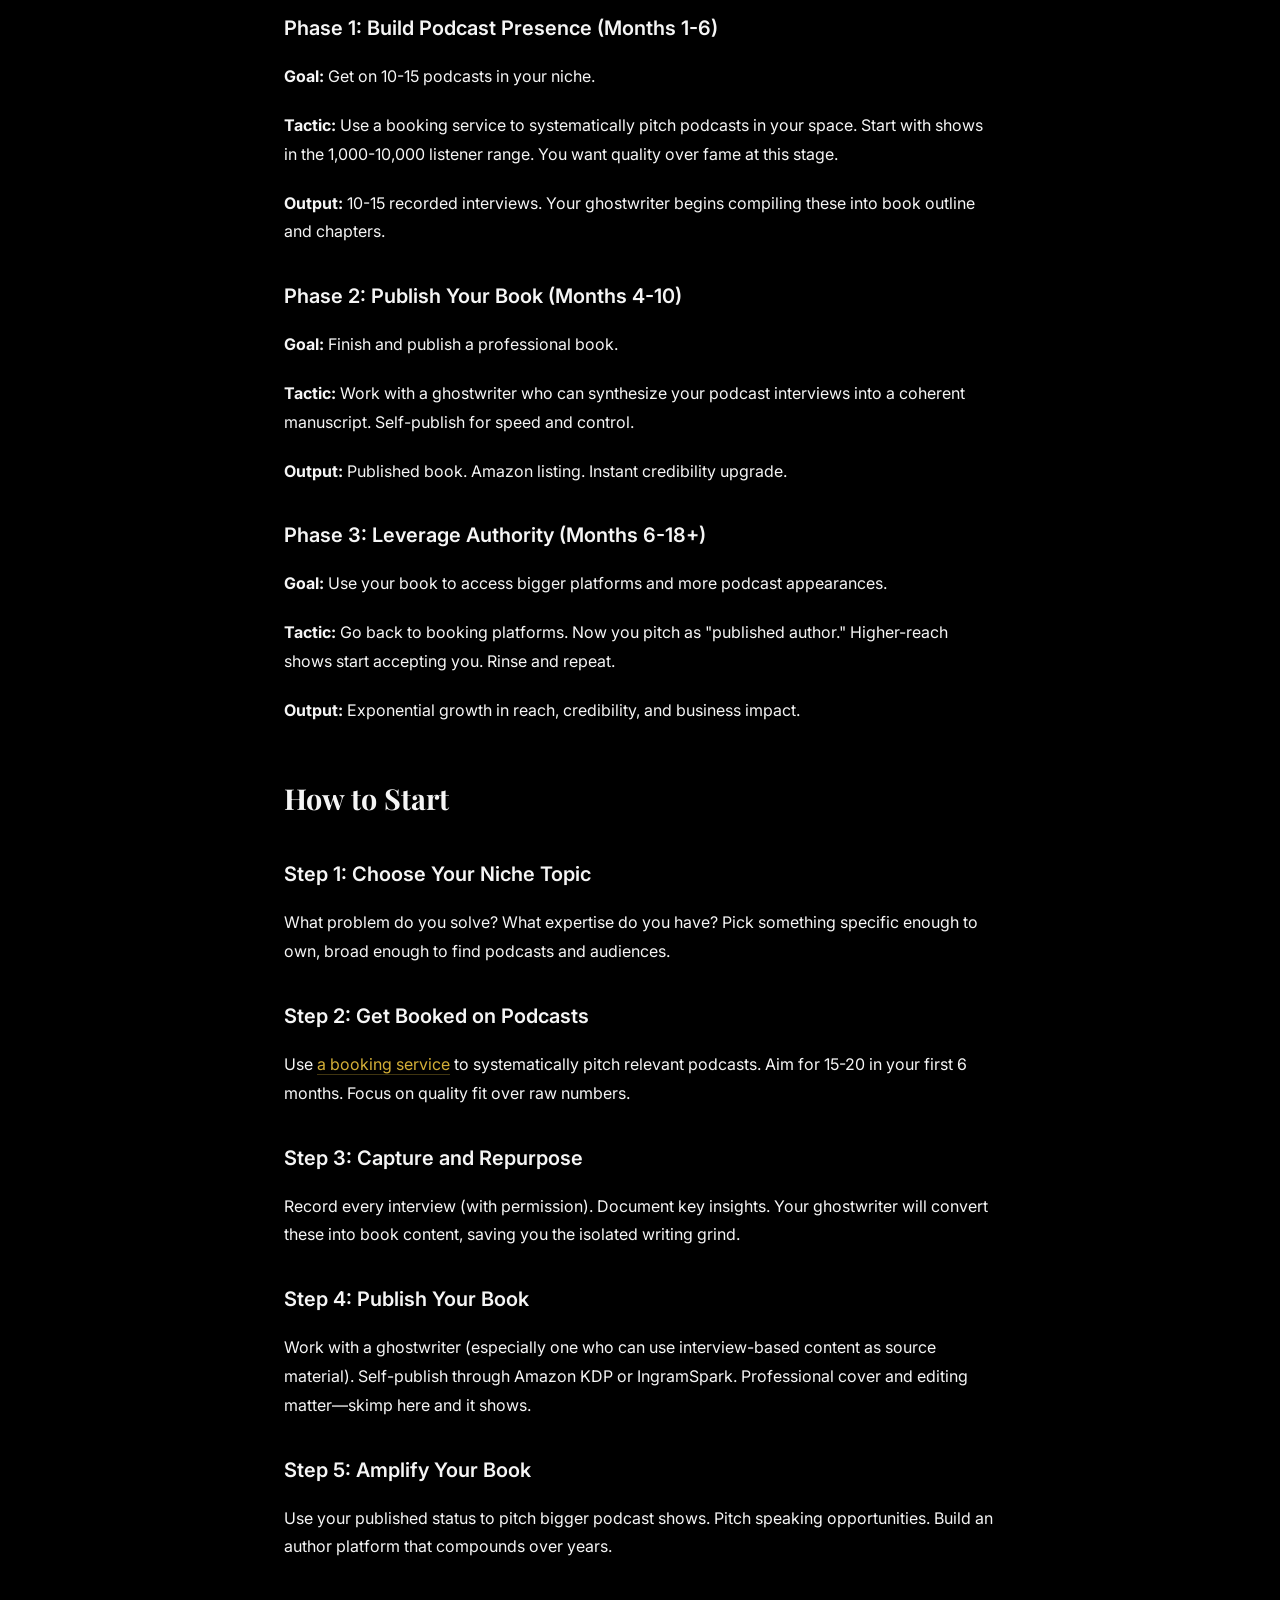
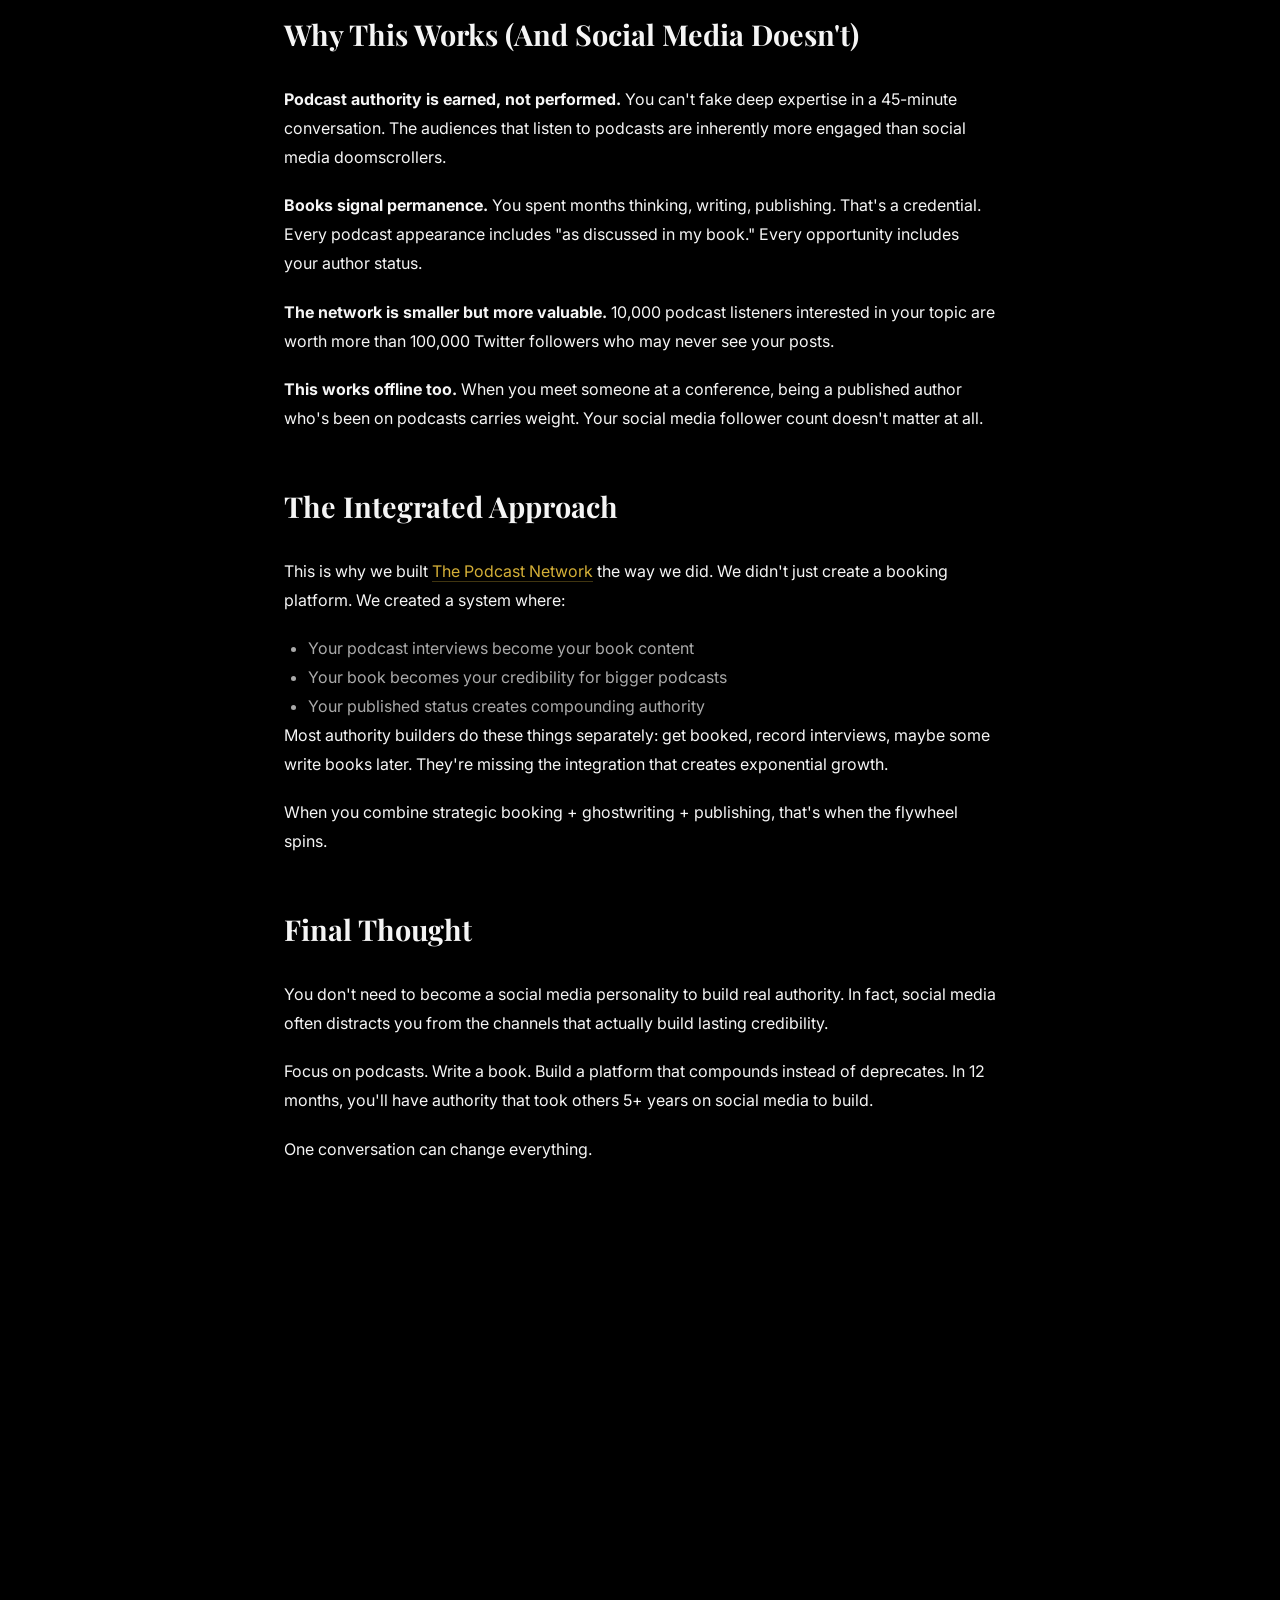
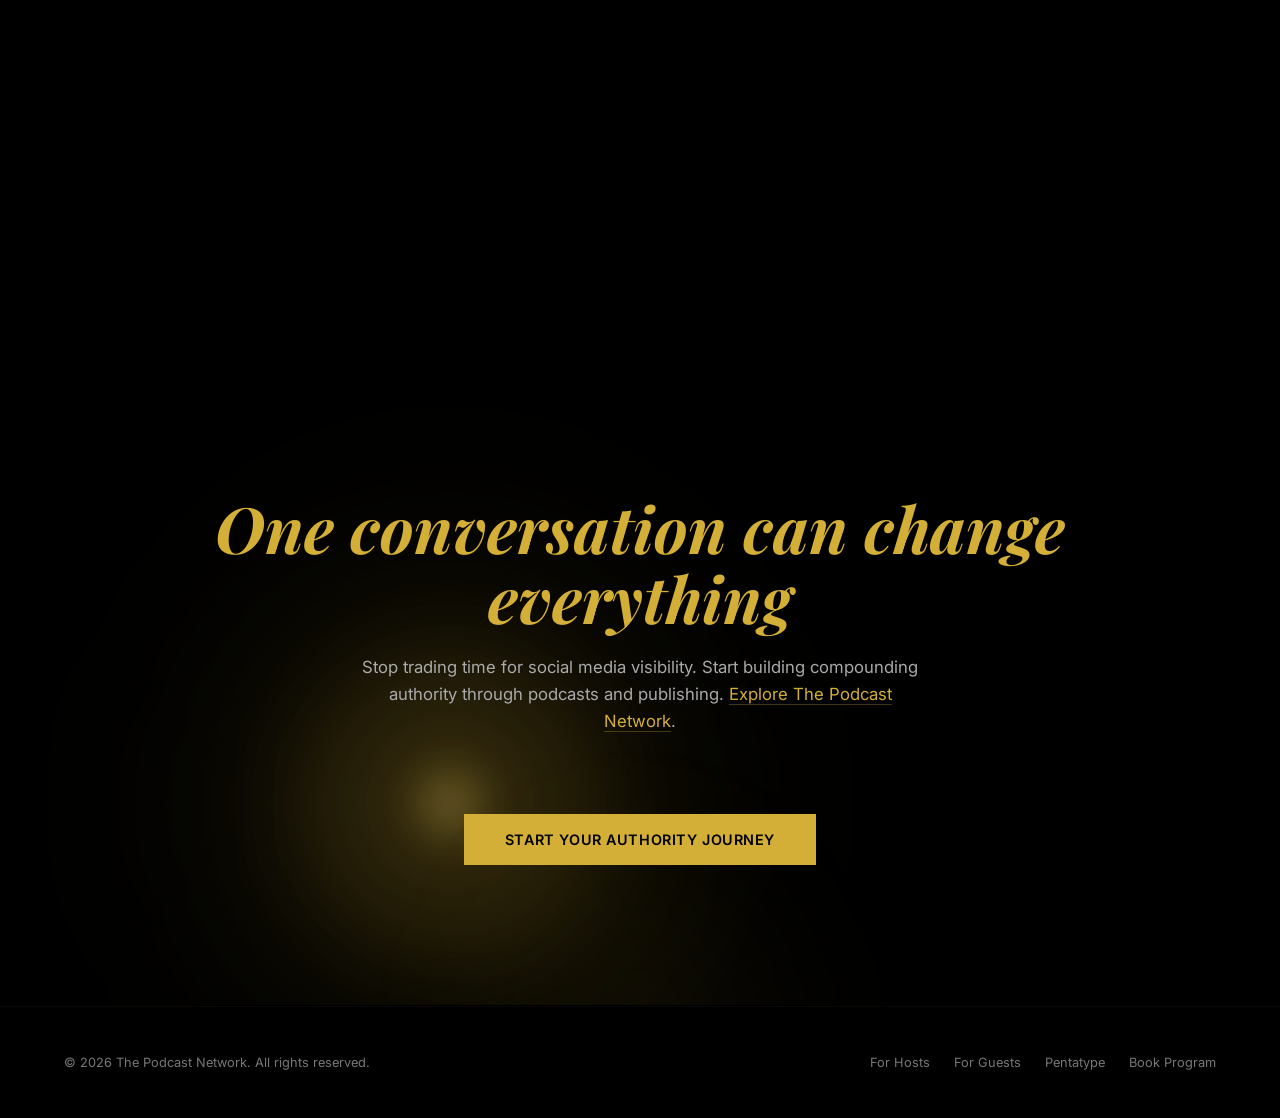
<file: build-authority-without-social-media.html>
<!DOCTYPE html>
<html lang="en">
<head>
    <meta charset="UTF-8">
    <meta name="viewport" content="width=device-width, initial-scale=1.0">
    <meta name="description" content="Build authority as an expert without social media burnout. Discover how podcasting and publishing create compounding credibility faster than any social platform.">
    <meta name="keywords" content="build authority as expert, thought leadership without social media, thought leader, expert authority building, podcast authority">
    <meta name="author" content="Brett Moore">
    <meta property="og:title" content="How to Build Authority as an Expert (Without Social Media Burnout)">
    <meta property="og:description" content="Build authority through podcasting and publishing instead of exhausting social media. The modern playbook for thought leaders.">
    <meta property="og:type" content="article">
    <meta property="article:published_time" content="2026-03-20T00:00:00Z">
    <meta property="article:author" content="Brett Moore">

    <link rel="preconnect" href="https://fonts.googleapis.com">
    <link rel="preconnect" href="https://fonts.gstatic.com" crossorigin>
    <link href="https://fonts.googleapis.com/css2?family=Inter:wght@400;500;600;700&family=Playfair+Display:wght@700&display=swap" rel="stylesheet">
    <link rel="stylesheet" href="/styles.css">

    <script type="application/ld+json">
    {
      "@context": "https://schema.org",
      "@type": "BlogPosting",
      "headline": "How to Build Authority as an Expert (Without Social Media Burnout)",
      "description": "Build authority through podcasting and publishing instead of exhausting social media.",
      "datePublished": "2026-03-20T00:00:00Z",
      "dateModified": "2026-03-20T00:00:00Z",
      "author": {"@type": "Person", "name": "Brett Moore"},
      "publisher": {"@type": "Organization", "name": "The Podcast Network"}
    }
    </script>

    <script type="application/ld+json">
    {
      "@context": "https://schema.org",
      "@type": "FAQPage",
      "mainEntity": [
        {"@type": "Question", "name": "Can I build authority without social media?", "acceptedAnswer": {"@type": "Answer", "text": "Yes. Podcasts and published books are more credible than social media. They demonstrate expertise more effectively."}},
        {"@type": "Question", "name": "How long does it take to build authority?", "acceptedAnswer": {"@type": "Answer", "text": "With podcasting + publishing: 6-12 months to significant credibility. Social media alone: 2+ years for real authority."}},
        {"@type": "Question", "name": "Why is a book more credible than social?", "acceptedAnswer": {"@type": "Answer", "text": "Books require research, writing, editing, and publication. Social posts are instant and unfiltered. Credibility comes from demonstrated rigor."}},
        {"@type": "Question", "name": "Should I ignore social media completely?", "acceptedAnswer": {"@type": "Answer", "text": "No. But don't let it be your primary authority-building channel. Use it to amplify podcasts and books."}}
      ]
    }
    </script>

    <style>
        .authority-card {background: linear-gradient(135deg, rgba(255,255,255,.03), rgba(255,255,255,.01)); backdrop-filter: blur(20px); border: 1px solid rgba(255,255,255,.06); border-radius: 4px; padding: 32px; margin-bottom: 24px; transition: all .3s;}
        .authority-card:hover {background: linear-gradient(135deg, rgba(255,255,255,.05), rgba(255,255,255,.02)); border-color: rgba(255,255,255,.1);}
        .toc {background: linear-gradient(135deg, rgba(212,175,55,.06), rgba(212,175,55,.02)); backdrop-filter: blur(16px); border: 1px solid rgba(212,175,55,.12); border-radius: 4px; padding: 32px; margin: 40px 0;}
        .toc h3 {font-family: var(--font-display); font-size: 1.1rem; color: var(--gold); margin-bottom: 20px;}
        .toc-list {list-style: none; padding: 0; margin: 0;}
        .toc-list li {margin-bottom: 12px;}
        .toc-list a {color: var(--gold); text-decoration: none; font-size: .95rem; transition: color .3s;}
        .toc-list a:hover {color: var(--gold-light);}
        .article-body {font-size: 1rem; line-height: 1.8; color: var(--text);}
        .article-body h2 {font-family: var(--font-display); font-size: 1.8rem; font-weight: 700; margin: 48px 0 24px 0; scroll-margin-top: 100px;}
        .article-body h3 {font-size: 1.25rem; font-weight: 600; margin: 32px 0 16px 0;}
        .article-body p {margin-bottom: 20px;}
        .updated-badge {display: inline-block; background: rgba(212,175,55,.1); border: 1px solid rgba(212,175,55,.2); color: var(--gold); padding: 8px 16px; border-radius: 2px; font-size: .85rem; font-weight: 600; margin-bottom: 32px;}
        .article-intro {font-size: 1.1rem; color: var(--text2); line-height: 1.7; margin-bottom: 40px;}
        .author-byline {display: flex; align-items: center; gap: 16px; padding: 20px 0; border-top: 1px solid rgba(255,255,255,.06); border-bottom: 1px solid rgba(255,255,255,.06); margin: 40px 0; color: var(--text2); font-size: .9rem;}
        .internal-link {color: var(--gold); text-decoration: none; border-bottom: 1px solid rgba(212,175,55,.3); transition: all .3s;}
        .internal-link:hover {border-bottom-color: var(--gold); color: var(--gold-light);}
        h1 {font-family: var(--font-display); font-size: clamp(2.2rem, 5vw, 3.5rem); font-weight: 700; line-height: 1.15; margin-bottom: 24px;}
        .comparison-grid {display: grid; grid-template-columns: 1fr 1fr 1fr; gap: 20px; margin: 40px 0;}
        .comparison-cell {background: rgba(255,255,255,.03); border: 1px solid rgba(255,255,255,.06); border-radius: 4px; padding: 24px;}
        .comparison-cell h4 {color: var(--gold); margin-bottom: 12px; font-size: .9rem; font-weight: 600; text-transform: uppercase; letter-spacing: .05em;}
        .comparison-cell ul {list-style: none; margin: 0; padding: 0; color: var(--text2); font-size: .9rem;}
        .comparison-cell li {padding: 8px 0; padding-left: 20px; position: relative;}
        .comparison-cell li::before {content: '▸'; position: absolute; left: 0; color: var(--gold);}
        @media(max-width: 768px) {.comparison-grid {grid-template-columns: 1fr;}}
    </style>

    <title>How to Build Authority Without Social Media</title>
</head>
<body>
    <a href="#main" class="skip-link">Skip to main content</a>

    <header>
        <nav class="nav" id="main-nav">
            <div class="container">
                <a href="/" class="nav-logo">The Podcast <span>Network</span></a>
                <div class="nav-links" id="nav-links">
                    <a href="/for-hosts">For Hosts</a>
                    <a href="/for-guests">For Guests</a>
                    <a href="/pentatype">Pentatype</a>
                    <a href="/book-program">Book Program</a>
                    <a href="/join-free" class="nav-cta">Join Free</a>
                </div>
                <button class="mobile-menu-toggle" id="mobile-menu-toggle" aria-label="Toggle menu">
                    <svg viewBox="0 0 24 24" fill="none" stroke="currentColor" stroke-width="2">
                        <line x1="3" y1="6" x2="21" y2="6"></line>
                        <line x1="3" y1="12" x2="21" y2="12"></line>
                        <line x1="3" y1="18" x2="21" y2="18"></line>
                    </svg>
                </button>
            </div>
        </nav>
    </header>

    <main id="main">
        <article class="container-narrow">
            <div style="padding-top: 120px; margin-bottom: 40px;">
                <span class="updated-badge">Last Updated: March 2026</span>
                <h1>How to Build Authority as an Expert (Without Social Media Burnout)</h1>
                <p class="article-intro">You don't need to post on Twitter every day to build real authority. In fact, constant social media hustle often creates shallow visibility without credibility. Here's the modern playbook: podcasts + publishing = compounding authority that actually lasts.</p>
                <div class="author-byline">
                    <div>
                        <div style="font-weight: 600; color: var(--text);">By Brett Moore, Founder of The Podcast Network</div>
                        <div>Published March 20, 2026 · 8 min read</div>
                    </div>
                </div>
            </div>

            <div class="toc reveal">
                <h3>Table of Contents</h3>
                <ul class="toc-list">
                    <li><a href="#problem-social">The Problem With Social Media Authority</a></li>
                    <li><a href="#podcasting-authority">Why Podcasting Builds Real Authority</a></li>
                    <li><a href="#publishing-authority">The Power of a Published Book</a></li>
                    <li><a href="#compounding-effect">The Compounding Effect</a></li>
                    <li><a href="#the-playbook">The Modern Playbook</a></li>
                    <li><a href="#implementation">Implementation Steps</a></li>
                    <li><a href="#faq">FAQ</a></li>
                </ul>
            </div>

            <div class="article-body reveal reveal-d1">
                <h2 id="problem-social">The Problem With Social Media Authority</h2>
                <p>Social media is a treadmill. You post today and it's gone tomorrow. You need consistent engagement, replies, reshares—endless work for temporary visibility.</p>
                <p>The math is brutal. To build real authority on Twitter, you need:</p>
                <ul style="margin-left: 24px; color: var(--text2);">
                    <li>Daily posts for 2+ years minimum</li>
                    <li>Active engagement with comments and replies</li>
                    <li>Consistency regardless of life circumstances</li>
                    <li>Algorithm changes that instantly devalue your work</li>
                </ul>
                <p>Even after all that? You're still competing with infinite noise. Your follower count is an illusion—most of those followers will never see most of your posts.</p>
                <p><strong>Worse: social media authority is fragile.</strong> Get shadowbanned, lose verification, take a month off, and you start from zero. There's no compound value.</p>

                <h2 id="podcasting-authority">Why Podcasting Builds Real Authority</h2>
                <p>Podcasting is different. Here's what happens when you appear on podcasts:</p>

                <h3>1. You Borrow Established Audiences</h3>
                <p>Every podcast has listeners who already trust the host. When you appear as a guest, you inherit that credibility. You're not building from zero—you're borrowing a hundred or thousand people who are already paying attention to expert content.</p>

                <h3>2. Deep Credibility Over Followers</h3>
                <p>A podcast interview is 30-60 minutes. That's enough time to demonstrate expertise, tell your story, and build genuine connection. Compare that to a Twitter thread where you get 280 characters at a time.</p>
                <p>Listeners form real impressions. They can assess your knowledge, communication style, and depth. That's authority.</p>

                <h3>3. Lasting Content</h3>
                <p>A podcast episode lives forever. It gets searched, recommended, listened to months or years later. A blog post compounds value—it gets better SEO over time. Social posts depreciate to zero.</p>

                <h3>4. Leverage Other People's Work</h3>
                <p>You're not building a podcast audience from scratch. You're appearing on shows that already have audiences. This is the key insight: <strong>borrow established platforms instead of building your own.</strong></p>

                <div class="authority-card">
                    <h3 style="margin-top: 0; color: var(--gold);">The Compounding Effect</h3>
                    <p>Each podcast appearance = new audience exposure + credibility token + SEO value + potential business opportunities.</p>
                    <p style="margin-bottom: 0;"><strong>10 appearances on shows with 1,000+ listeners each = exposure to 10,000 qualified people in your space, plus long-term searchability.</strong></p>
                </div>

                <h2 id="publishing-authority">The Power of a Published Book</h2>
                <p>A published book is a different level of credibility entirely. Here's why:</p>

                <h3>1. Instant Status Upgrade</h3>
                <p>Published author. Two words that change how people perceive you. Whether you're pitching clients, speaking at events, or applying for opportunities, being published is an automatic credibility signal.</p>
                <p>Your LinkedIn profile says "Author" instead of just your job title. That's powerful.</p>

                <h3>2. Media Attention</h3>
                <p>Podcasts want to interview authors. Your published book becomes a hook for getting on shows you couldn't access before. You go from "expert with something to say" to "published author with a platform."</p>

                <h3>3. Authority Ammunition</h3>
                <p>Every future pitch includes "as discussed in my book." Every podcast appearance includes "this concept is detailed in Chapter 3." Your book becomes the credential that amplifies everything else.</p>

                <h3>4. Longevity</h3>
                <p>Your book doesn't disappear. It's on Amazon, in libraries, referenced for years. Unlike social media posts, it compounds in value.</p>

                <div class="authority-card">
                    <h3 style="margin-top: 0; color: var(--gold);">Publishing Barriers Are Lower Than Ever</h3>
                    <p>You don't need a traditional publisher anymore. Self-publishing lets you control the entire process, from concept to bookstore placement. The cost and time commitment have dropped dramatically—especially if you work with a ghostwriter who can convert your interview-based expertise into a book.</p>
                </div>

                <h2 id="compounding-effect">The Compounding Effect: Podcasts + Books</h2>
                <p>Here's where it gets powerful. Podcasts and books work together in a flywheel:</p>

                <ol style="margin-left: 24px; color: var(--text2); line-height: 1.8;">
                    <li><strong>You get booked on podcasts</strong> (via a booking service like <a href="/best-podcast-booking-services" class="internal-link">The Podcast Network</a>)</li>
                    <li><strong>Those interviews become your book content</strong> (captured by a ghostwriter)</li>
                    <li><strong>You publish the book</strong> (instant credibility upgrade)</li>
                    <li><strong>You use the book to get booked on bigger podcasts</strong> (more audiences, higher-reach shows)</li>
                    <li><strong>The process repeats</strong> at a higher level</li>
                </ol>

                <p>This is exponential authority building. Your podcast appearances directly fuel your book. Your book fuels bigger podcast appearances. Each cycle compounds.</p>

                <h3>The Time Math</h3>
                <div class="comparison-grid">
                    <div class="comparison-cell">
                        <h4>Social Media Only</h4>
                        <ul>
                            <li>2+ years to real authority</li>
                            <li>Daily posting required</li>
                            <li>Constant engagement needed</li>
                            <li>Algorithm dependent</li>
                            <li>Zero lasting assets</li>
                        </ul>
                    </div>
                    <div class="comparison-cell">
                        <h4>Podcasts Only</h4>
                        <ul>
                            <li>6-12 months to authority</li>
                            <li>10-20 appearances = credible</li>
                            <li>Passive ongoing value</li>
                            <li>Search-driven discovery</li>
                            <li>Lasting catalog of content</li>
                        </ul>
                    </div>
                    <div class="comparison-cell">
                        <h4>Podcasts + Book</h4>
                        <ul>
                            <li>6-12 months to strong authority</li>
                            <li>Compounding credibility</li>
                            <li>Book + podcast appearances</li>
                            <li>Multi-channel visibility</li>
                            <li>Permanent assets</li>
                        </ul>
                    </div>
                </div>

                <h2 id="the-playbook">The Modern Playbook for Thought Leaders</h2>

                <h3>Phase 1: Build Podcast Presence (Months 1-6)</h3>
                <p><strong>Goal:</strong> Get on 10-15 podcasts in your niche.</p>
                <p><strong>Tactic:</strong> Use a booking service to systematically pitch podcasts in your space. Start with shows in the 1,000-10,000 listener range. You want quality over fame at this stage.</p>
                <p><strong>Output:</strong> 10-15 recorded interviews. Your ghostwriter begins compiling these into book outline and chapters.</p>

                <h3>Phase 2: Publish Your Book (Months 4-10)</h3>
                <p><strong>Goal:</strong> Finish and publish a professional book.</p>
                <p><strong>Tactic:</strong> Work with a ghostwriter who can synthesize your podcast interviews into a coherent manuscript. Self-publish for speed and control.</p>
                <p><strong>Output:</strong> Published book. Amazon listing. Instant credibility upgrade.</p>

                <h3>Phase 3: Leverage Authority (Months 6-18+)</h3>
                <p><strong>Goal:</strong> Use your book to access bigger platforms and more podcast appearances.</p>
                <p><strong>Tactic:</strong> Go back to booking platforms. Now you pitch as "published author." Higher-reach shows start accepting you. Rinse and repeat.</p>
                <p><strong>Output:</strong> Exponential growth in reach, credibility, and business impact.</p>

                <h2 id="implementation">How to Start</h2>

                <h3>Step 1: Choose Your Niche Topic</h3>
                <p>What problem do you solve? What expertise do you have? Pick something specific enough to own, broad enough to find podcasts and audiences.</p>

                <h3>Step 2: Get Booked on Podcasts</h3>
                <p>Use <a href="/best-podcast-booking-services" class="internal-link">a booking service</a> to systematically pitch relevant podcasts. Aim for 15-20 in your first 6 months. Focus on quality fit over raw numbers.</p>

                <h3>Step 3: Capture and Repurpose</h3>
                <p>Record every interview (with permission). Document key insights. Your ghostwriter will convert these into book content, saving you the isolated writing grind.</p>

                <h3>Step 4: Publish Your Book</h3>
                <p>Work with a ghostwriter (especially one who can use interview-based content as source material). Self-publish through Amazon KDP or IngramSpark. Professional cover and editing matter—skimp here and it shows.</p>

                <h3>Step 5: Amplify Your Book</h3>
                <p>Use your published status to pitch bigger podcast shows. Pitch speaking opportunities. Build an author platform that compounds over years.</p>

                <h2 id="why-this-works">Why This Works (And Social Media Doesn't)</h2>

                <p><strong>Podcast authority is earned, not performed.</strong> You can't fake deep expertise in a 45-minute conversation. The audiences that listen to podcasts are inherently more engaged than social media doomscrollers.</p>

                <p><strong>Books signal permanence.</strong> You spent months thinking, writing, publishing. That's a credential. Every podcast appearance includes "as discussed in my book." Every opportunity includes your author status.</p>

                <p><strong>The network is smaller but more valuable.</strong> 10,000 podcast listeners interested in your topic are worth more than 100,000 Twitter followers who may never see your posts.</p>

                <p><strong>This works offline too.</strong> When you meet someone at a conference, being a published author who's been on podcasts carries weight. Your social media follower count doesn't matter at all.</p>

                <h2 id="the-integration">The Integrated Approach</h2>

                <p>This is why we built <a href="/" class="internal-link">The Podcast Network</a> the way we did. We didn't just create a booking platform. We created a system where:</p>

                <ul style="margin-left: 24px; color: var(--text2);">
                    <li>Your podcast interviews become your book content</li>
                    <li>Your book becomes your credibility for bigger podcasts</li>
                    <li>Your published status creates compounding authority</li>
                </ul>

                <p>Most authority builders do these things separately: get booked, record interviews, maybe some write books later. They're missing the integration that creates exponential growth.</p>

                <p>When you combine strategic booking + ghostwriting + publishing, that's when the flywheel spins.</p>

                <h2 id="final-thought">Final Thought</h2>

                <p>You don't need to become a social media personality to build real authority. In fact, social media often distracts you from the channels that actually build lasting credibility.</p>

                <p>Focus on podcasts. Write a book. Build a platform that compounds instead of deprecates. In 12 months, you'll have authority that took others 5+ years on social media to build.</p>

                <p>One conversation can change everything.</p>
            </div>

            <section class="faq reveal reveal-d2" style="margin: 80px 0;">
                <div style="margin-bottom: 48px;">
                    <h2 style="font-family: var(--font-display); font-size: 2rem; font-weight: 700; margin-bottom: 16px;">Frequently Asked Questions</h2>
                </div>
                <div class="faq-grid">
                    <details class="faq-item" open>
                        <summary>Can I build authority without social media?</summary>
                        <p>Absolutely. Podcasts and published books are actually more credible than social media. They require more rigor, which signals expertise. Many of the most credible thought leaders don't maintain active social media.</p>
                    </details>
                    <details class="faq-item">
                        <summary>Isn't social media required for visibility?</summary>
                        <p>Not for authority building. Social media is good for amplifying what you've already built (your book, your podcast appearances). But as your primary authority channel? No—podcasts are better.</p>
                    </details>
                    <details class="faq-item">
                        <summary>How long does this approach take?</summary>
                        <p>6-12 months to significant authority if you're consistent. 10-15 podcast appearances + a published book = real credibility. Compare that to 2-3+ years of constant social media posting for similar results.</p>
                    </details>
                    <details class="faq-item">
                        <summary>Should I ignore social media completely?</summary>
                        <p>No. Social media is useful for amplifying your podcasts and book. But don't make it your primary focus. Use it as a distribution channel, not your authority channel.</p>
                    </details>
                    <details class="faq-item">
                        <summary>What if I'm not a natural writer?</summary>
                        <p>That's where ghostwriting comes in. A ghostwriter can synthesize your podcast interviews into a book without you writing a word. <a href="/ghostwriting-services-thought-leaders" class="internal-link">Learn more about ghostwriting services</a>.</p>
                    </details>
                </div>
            </section>
        </article>
    </main>

    <section class="final-cta reveal reveal-d3" style="position: relative; overflow: hidden;">
        <div class="cta-glow-wrap" style="position: absolute; top: 0; left: 0;">
            <div class="sun-core"></div>
            <div class="sun-inner"></div>
            <div class="sun-outer"></div>
            <div class="sun-rays"></div>
            <div class="sun-warmth"></div>
        </div>
        <div class="container" style="position: relative; z-index: 1;">
            <h2><em>One conversation can change everything</em></h2>
            <p>Stop trading time for social media visibility. Start building compounding authority through podcasts and publishing. <a href="/book-program" class="internal-link">Explore The Podcast Network</a>.</p>
            <a href="/join-free" class="btn btn-gold" style="margin-top: 32px;">Start Your Authority Journey</a>
        </div>
    </section>

    <footer>
        <div class="container">
            <div class="footer-inner">
                <p>&copy; 2026 The Podcast Network. All rights reserved.</p>
                <div class="footer-links">
                    <a href="/for-hosts">For Hosts</a>
                    <a href="/for-guests">For Guests</a>
                    <a href="/pentatype">Pentatype</a>
                    <a href="/book-program">Book Program</a>
                </div>
            </div>
        </div>
    </footer>

    <script>
        const revealElements = document.querySelectorAll('.reveal');
        const revealObserver = new IntersectionObserver((entries) => {
            entries.forEach(entry => {
                if (entry.isIntersecting) {
                    entry.target.classList.add('visible');
                    revealObserver.unobserve(entry.target);
                }
            });
        }, { threshold: 0.1 });
        revealElements.forEach(el => revealObserver.observe(el));

        const nav = document.getElementById('main-nav');
        window.addEventListener('scroll', () => {
            if (window.scrollY > 50) {
                nav.classList.add('scrolled');
            } else {
                nav.classList.remove('scrolled');
            }
        });

        const mobileMenuToggle = document.getElementById('mobile-menu-toggle');
        const navLinks = document.getElementById('nav-links');
        mobileMenuToggle.addEventListener('click', () => {
            navLinks.classList.toggle('open');
        });
        navLinks.querySelectorAll('a').forEach(link => {
            link.addEventListener('click', () => {
                navLinks.classList.remove('open');
            });
        });
    </script>
</body>
</html>
</file>
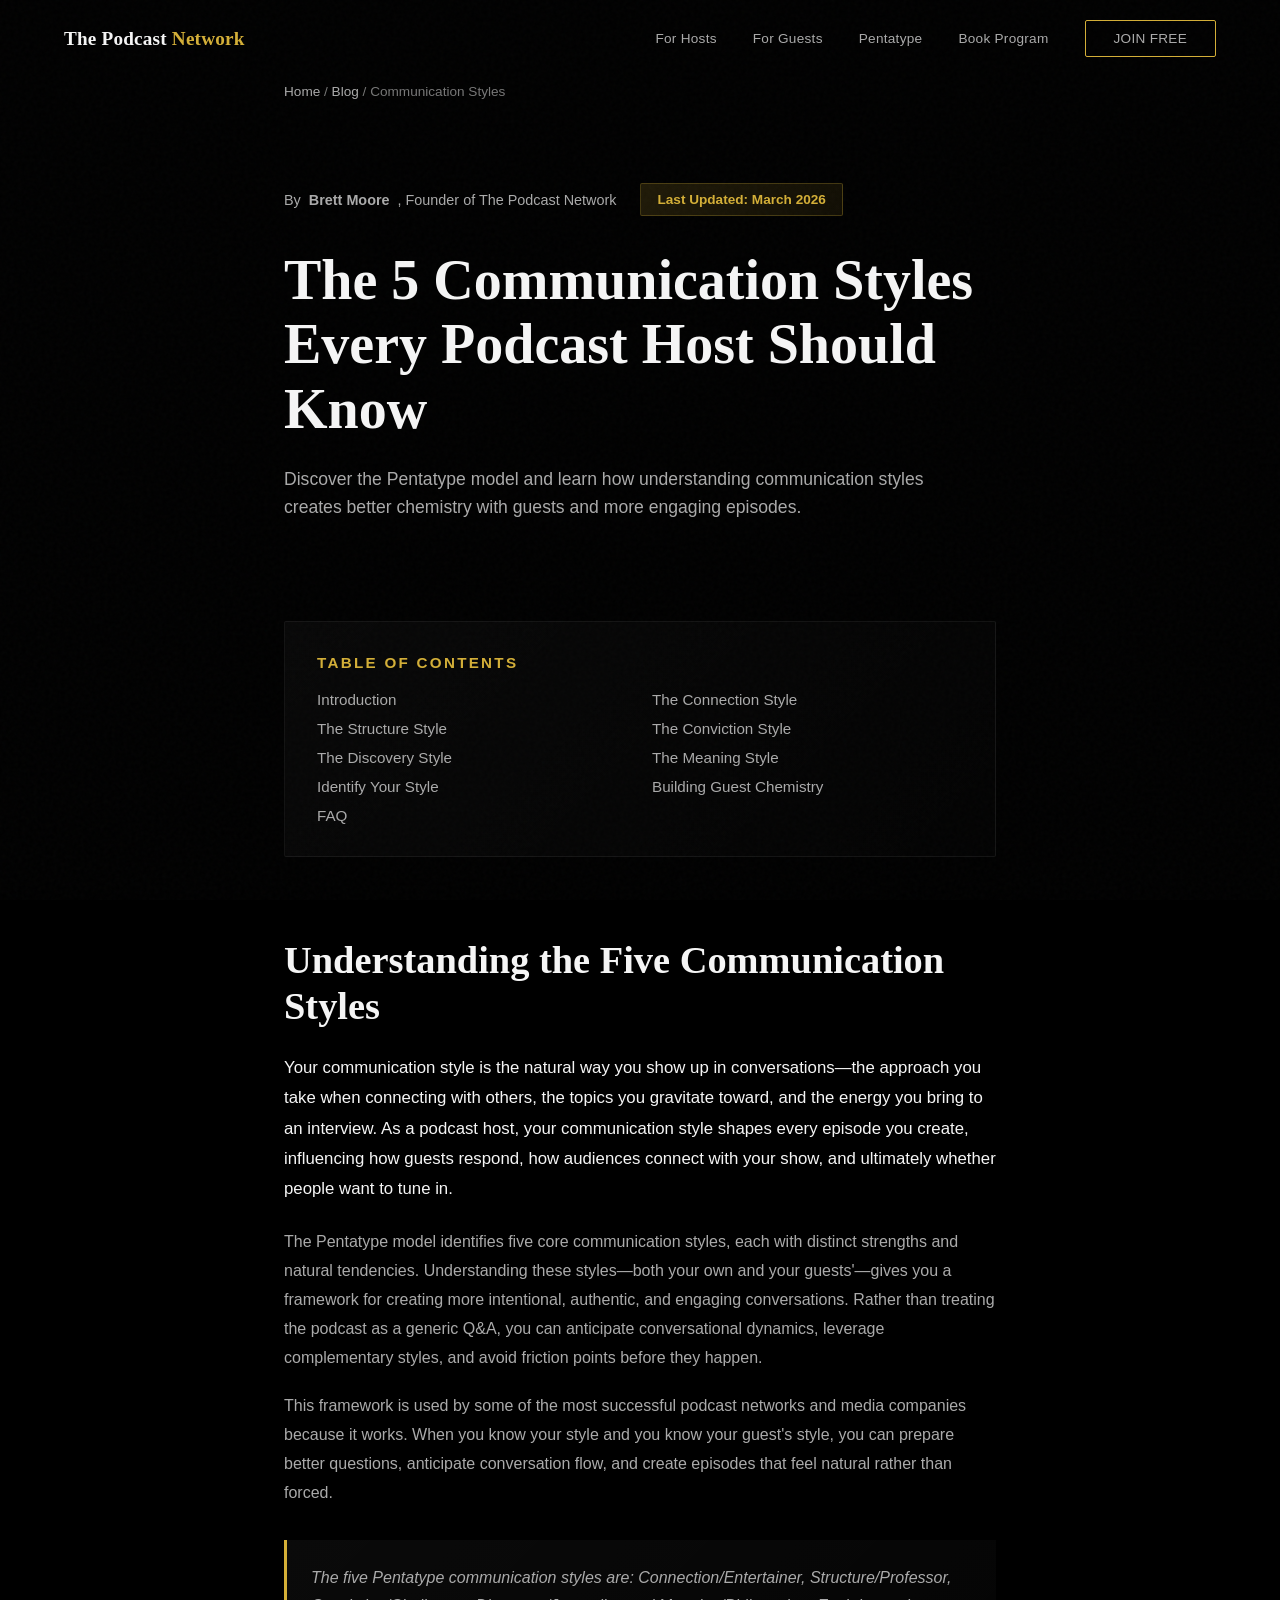
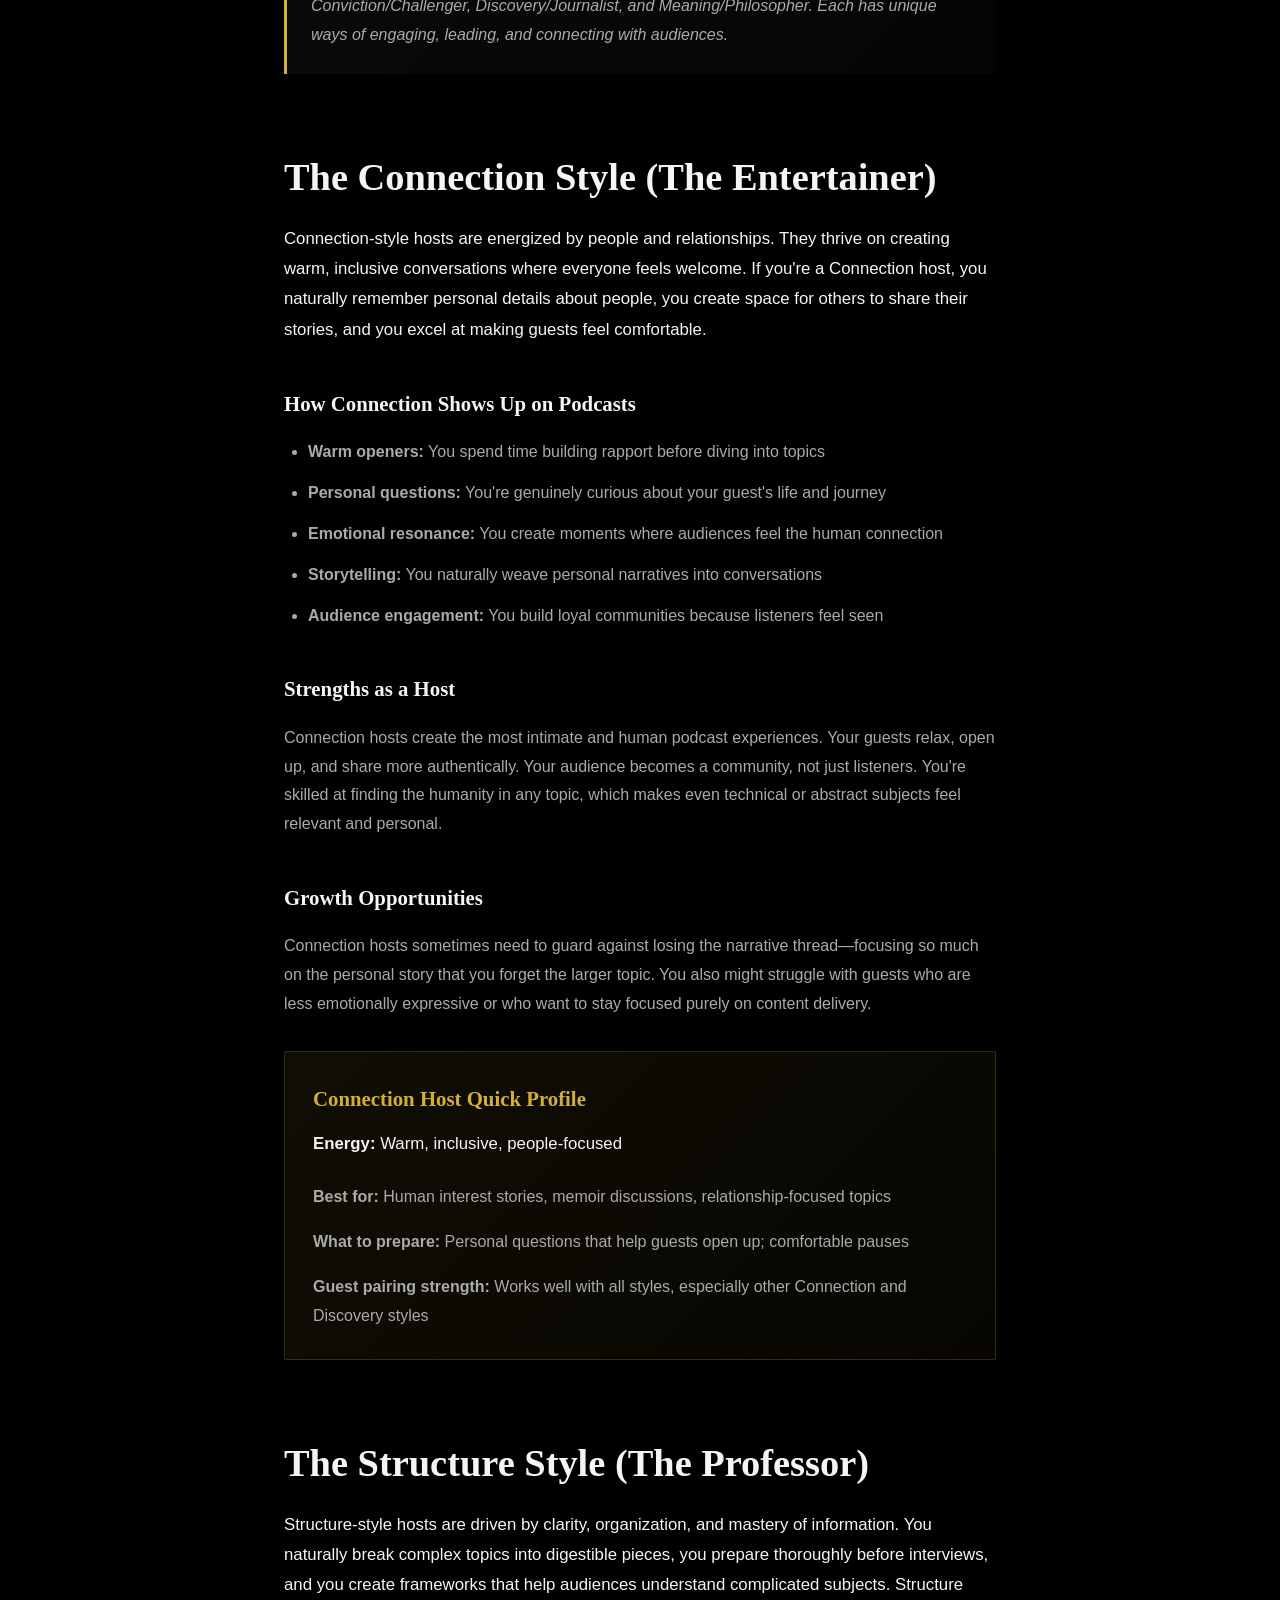
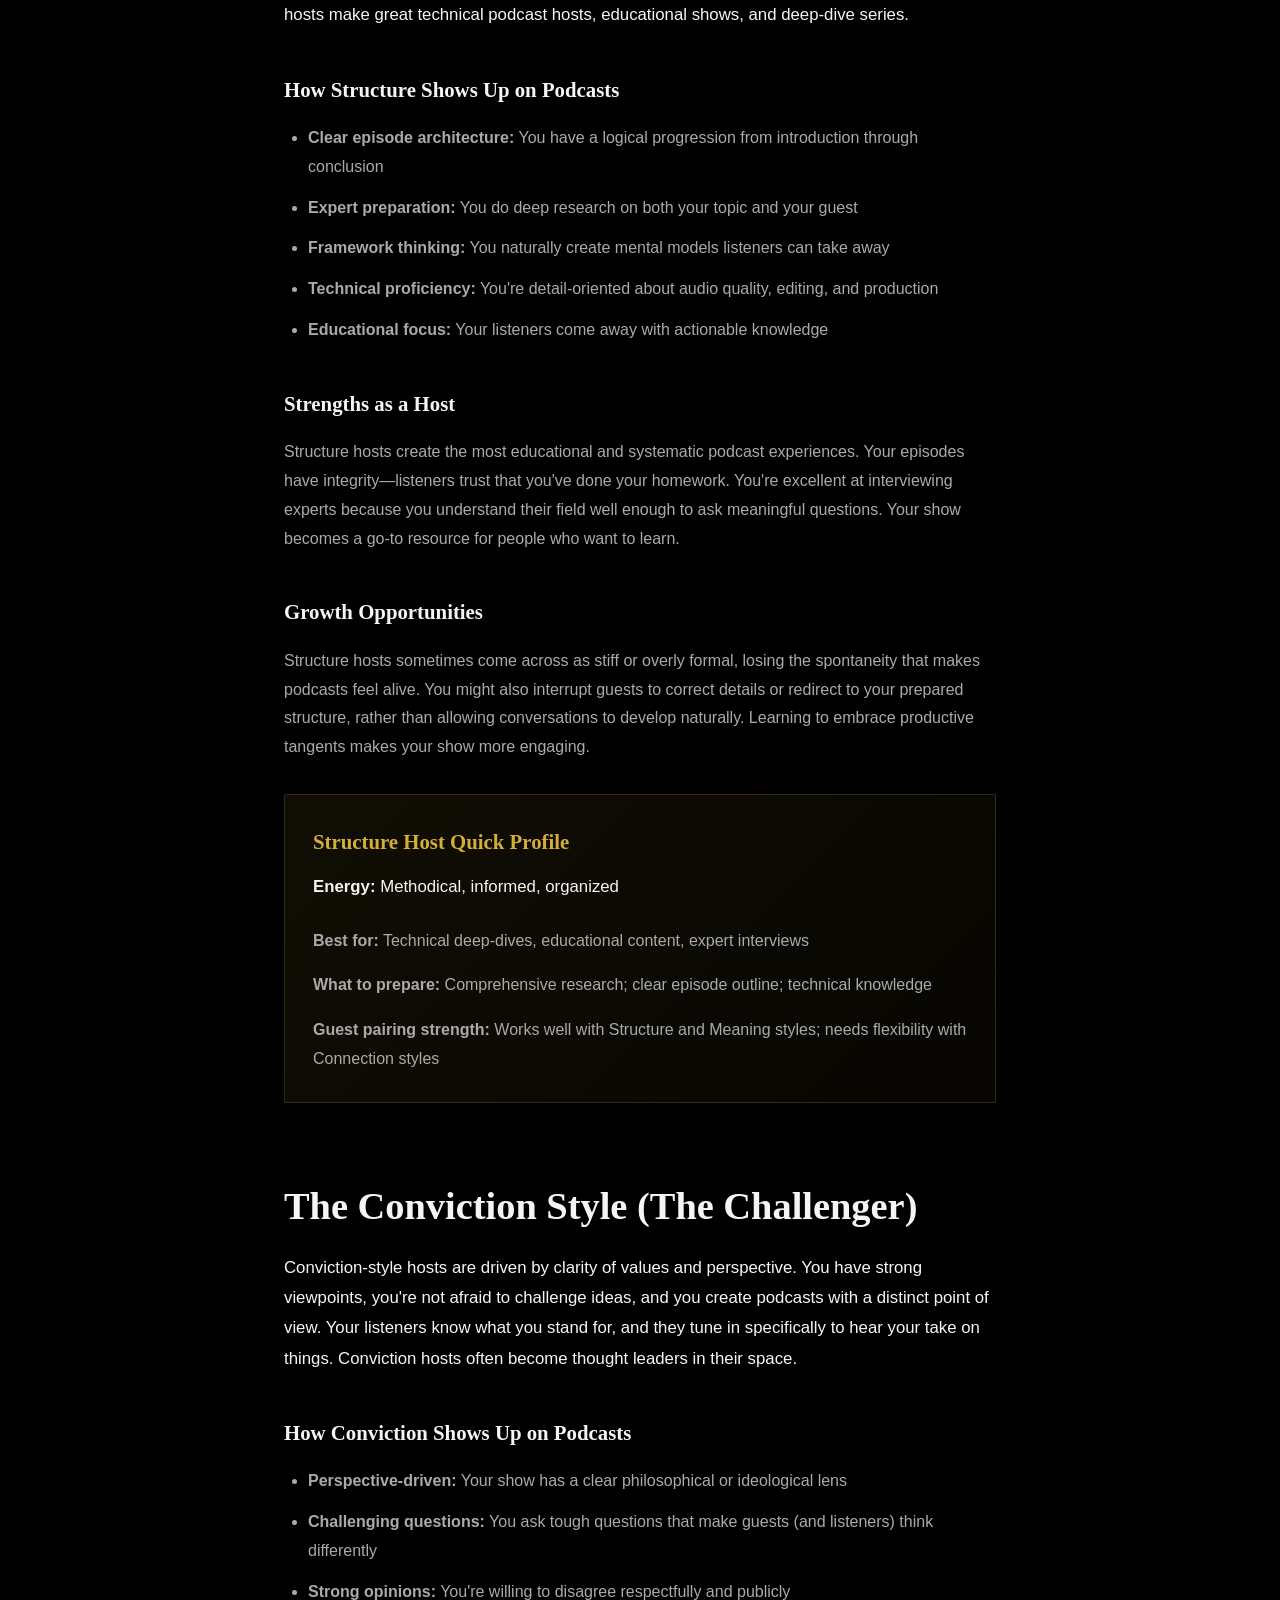
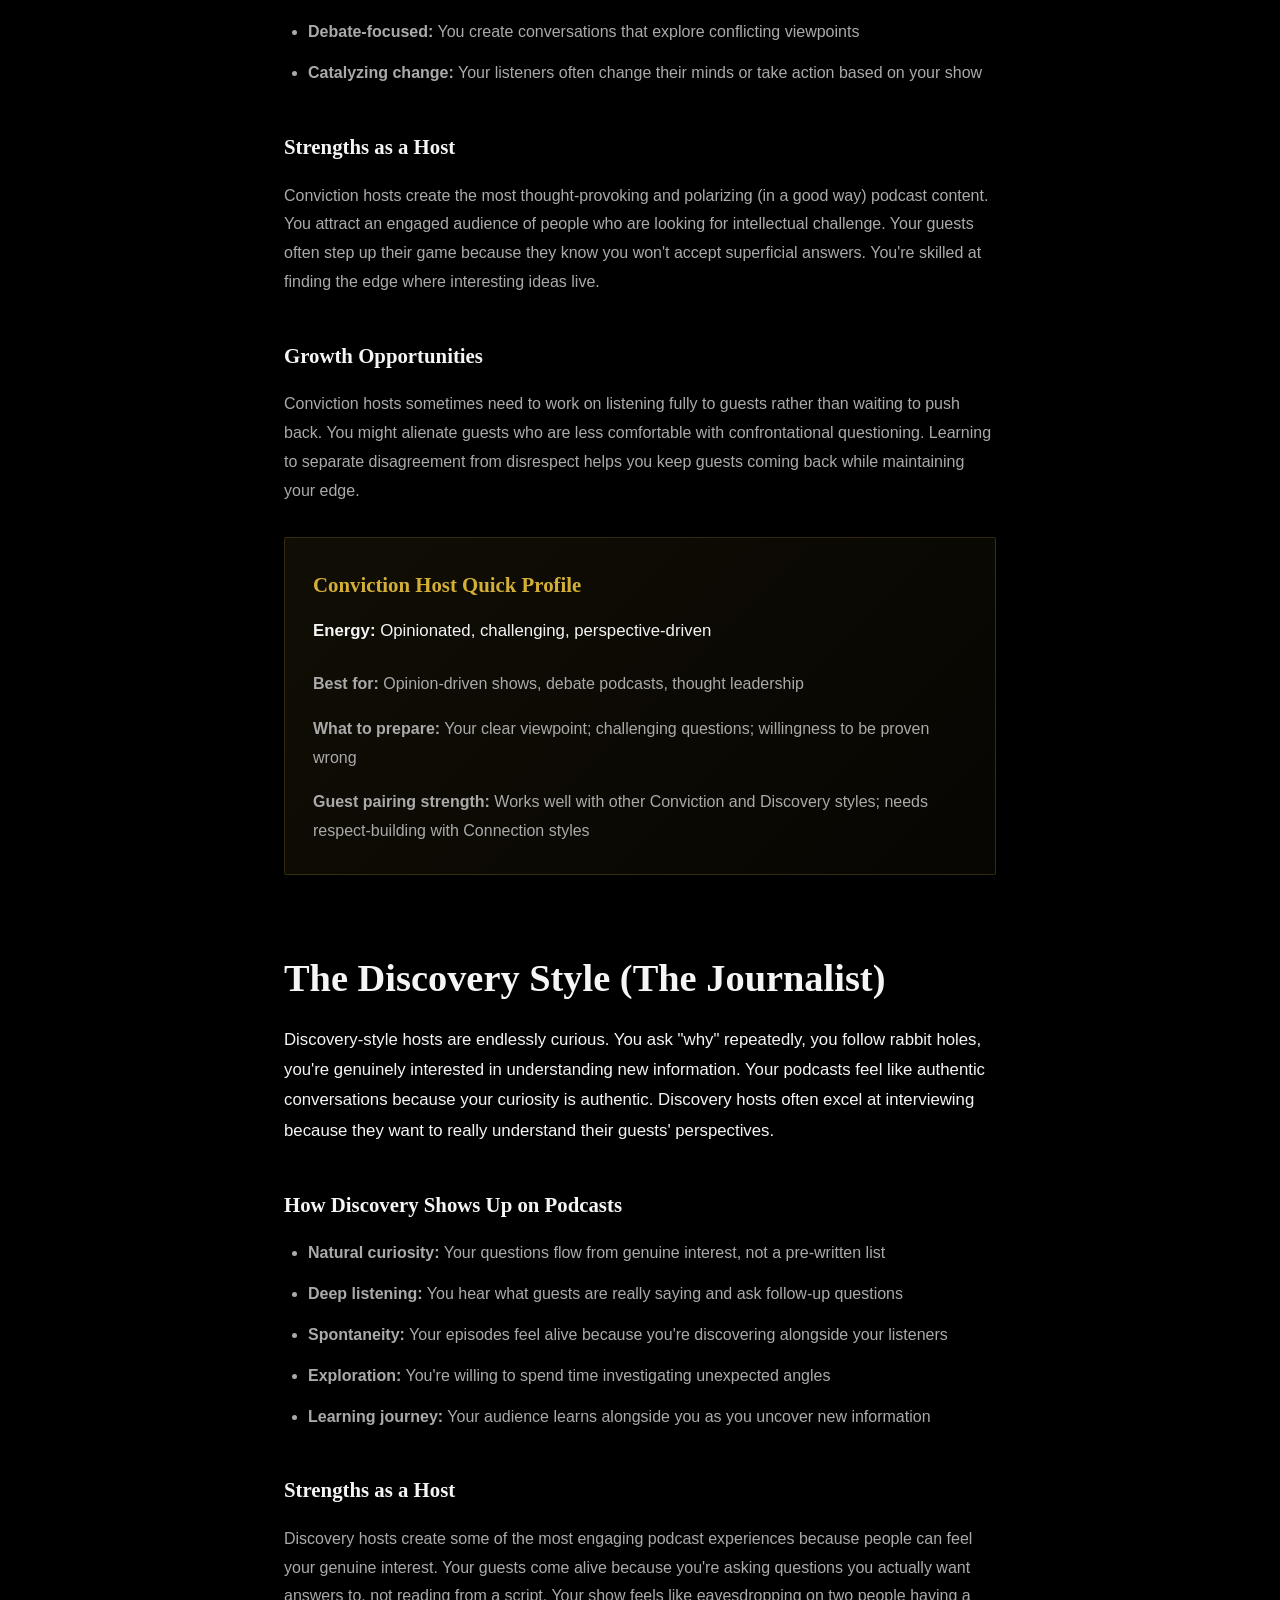
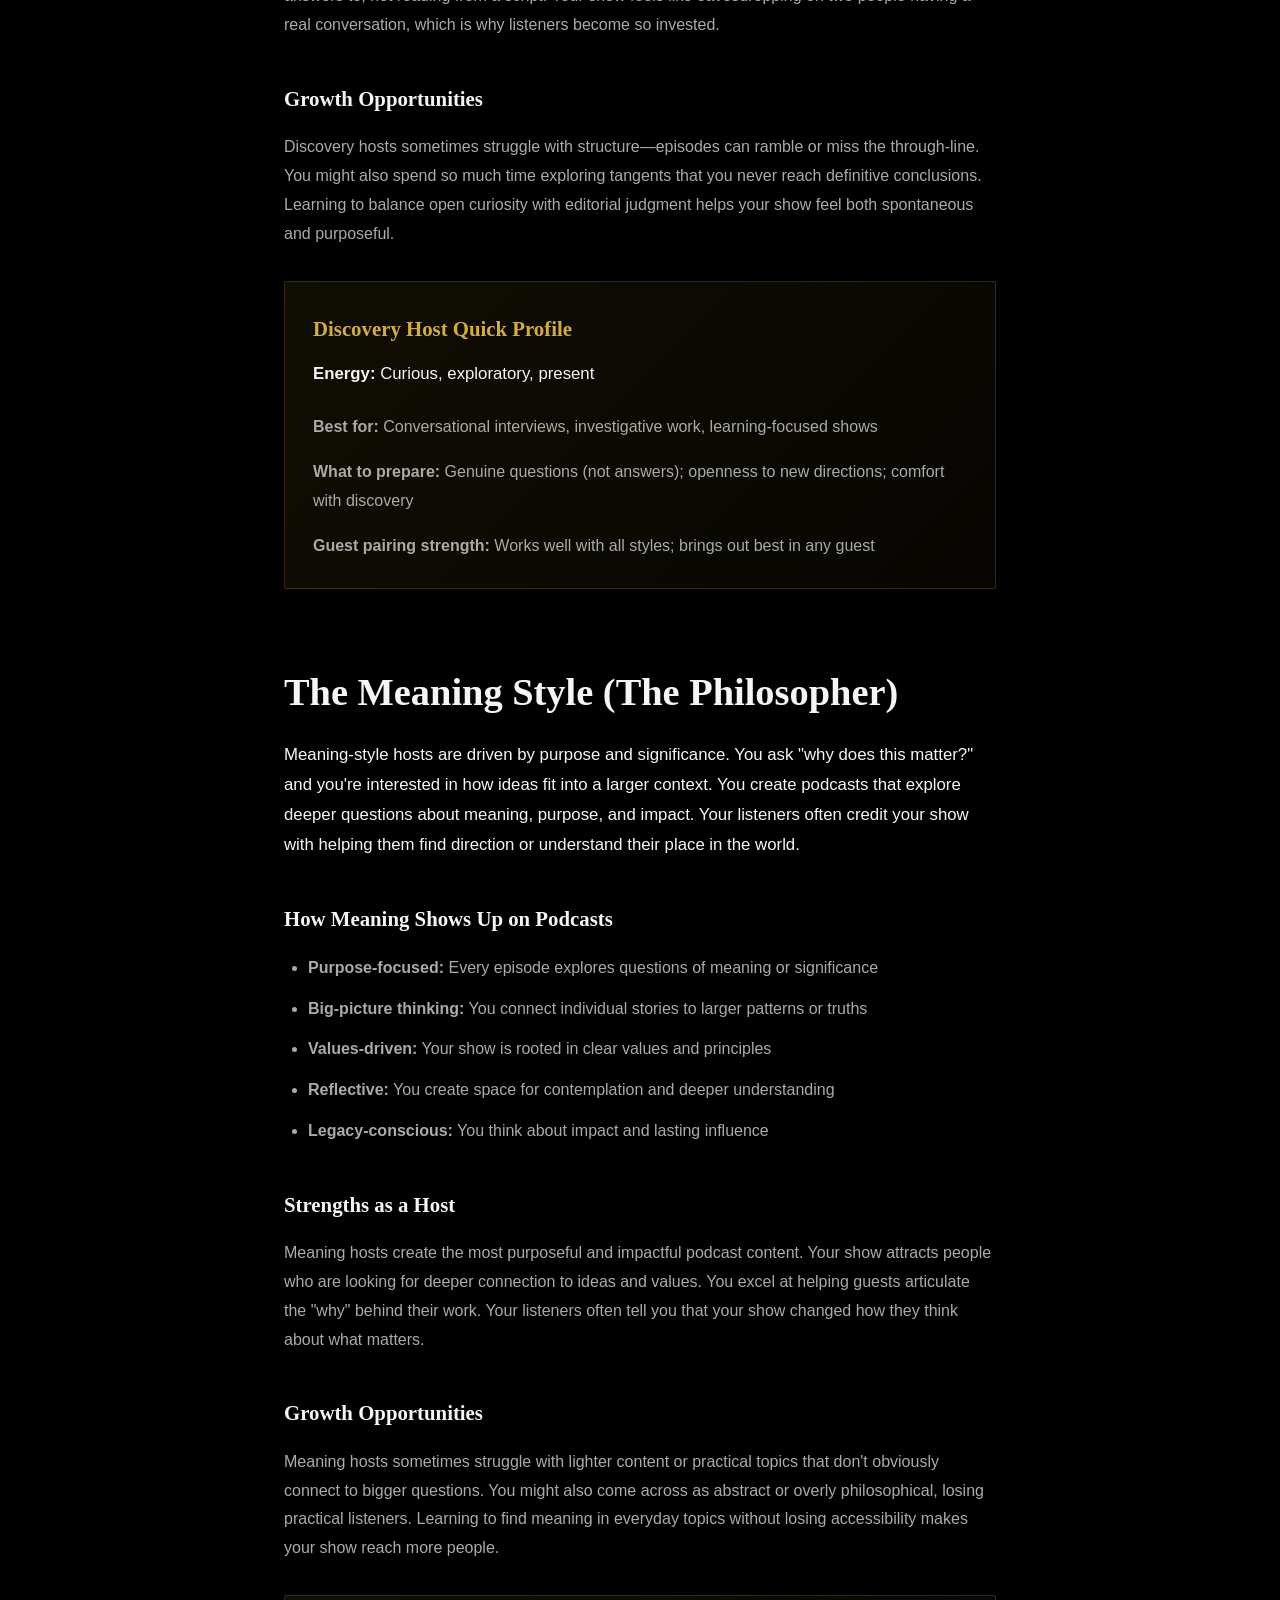
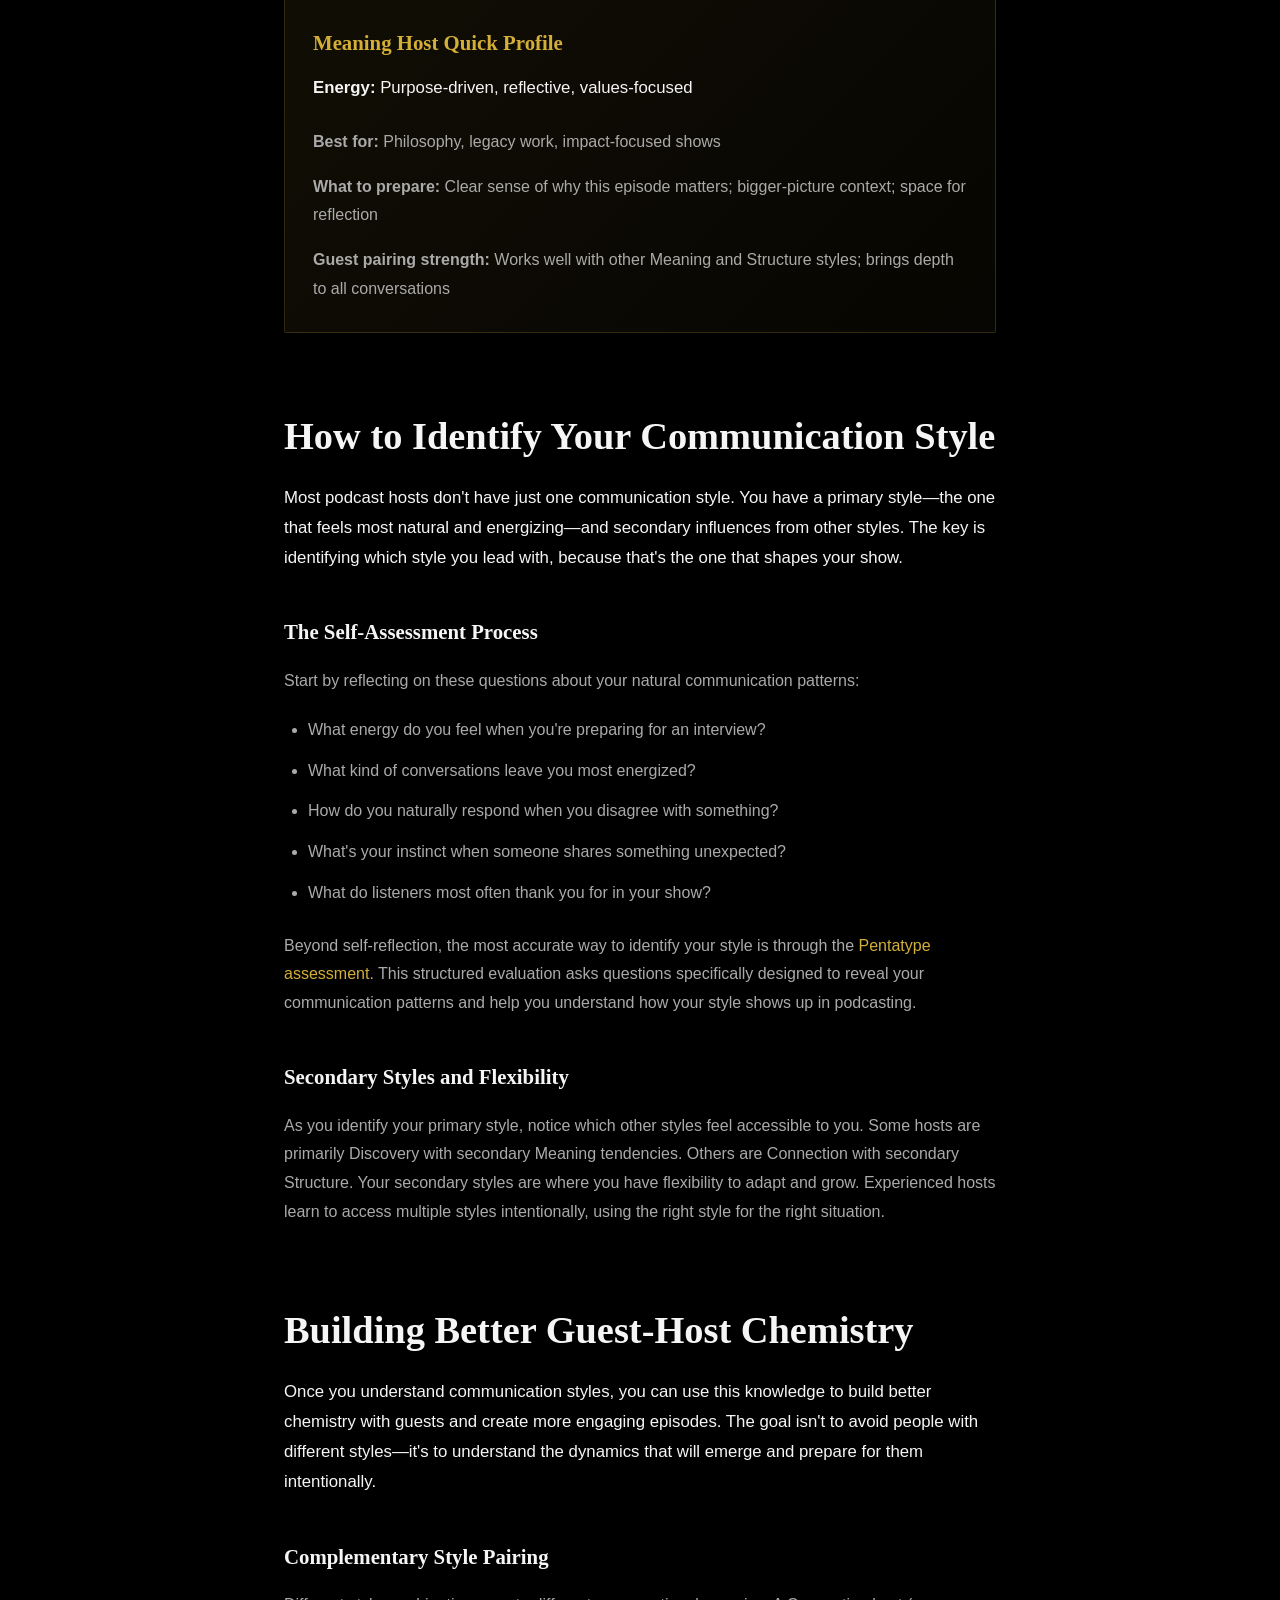
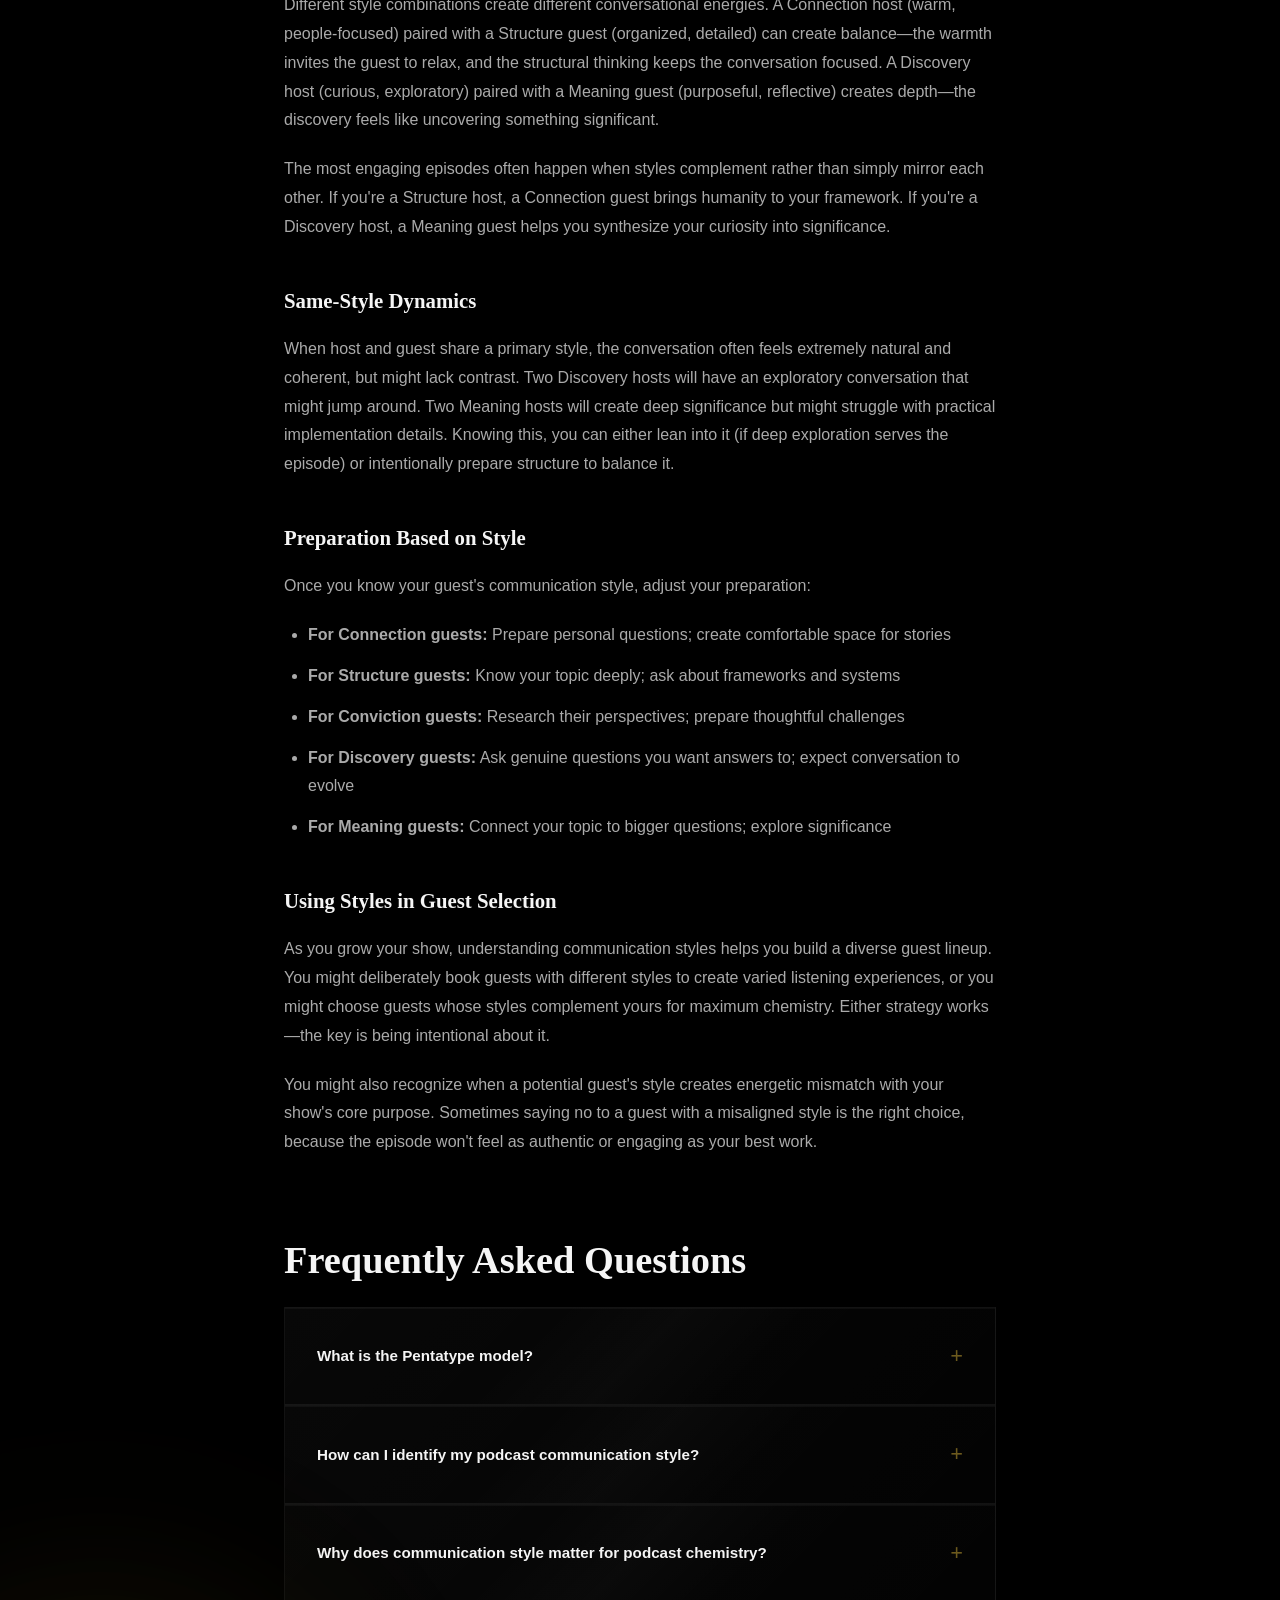
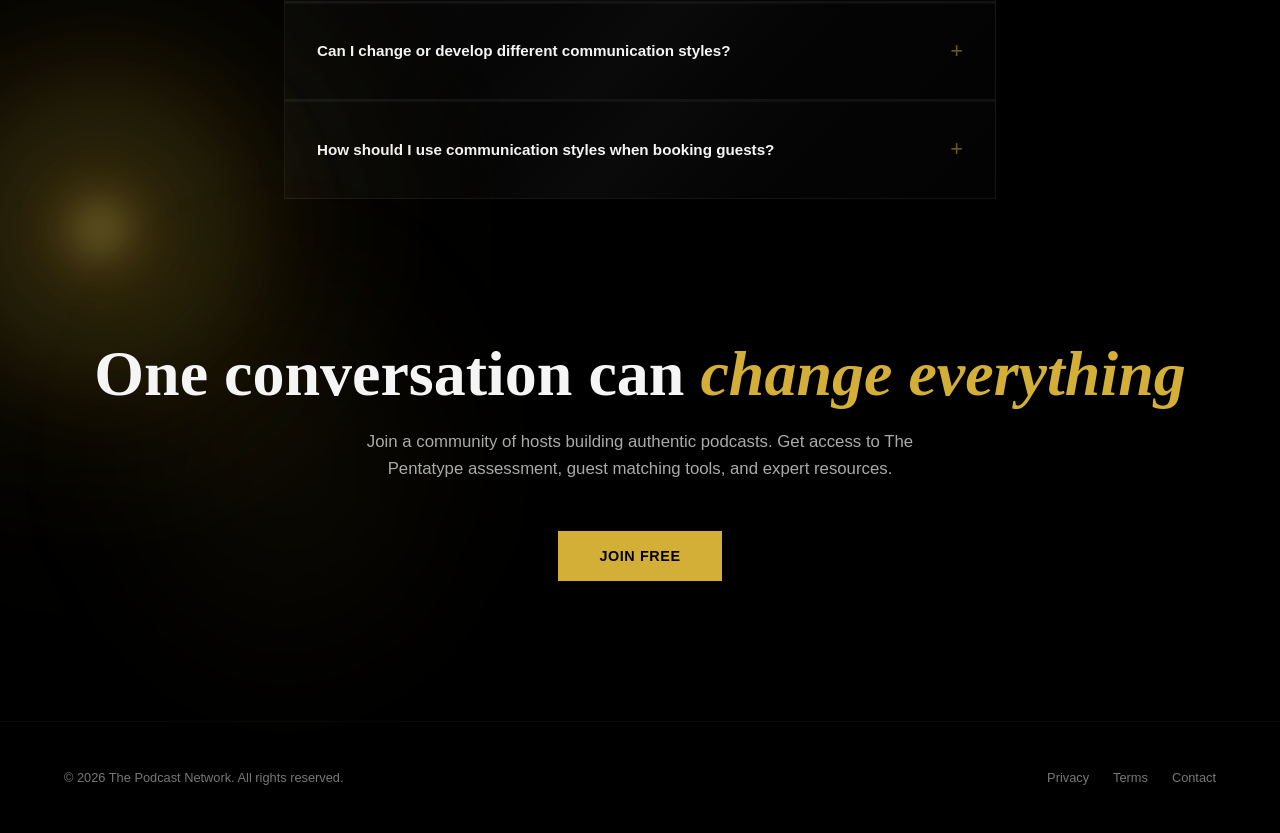
<file: communication-styles-for-podcasters.html>
<!DOCTYPE html>
<html lang="en">
<head>
  <meta charset="UTF-8">
  <meta name="viewport" content="width=device-width, initial-scale=1.0">
  <meta name="description" content="Understand the 5 communication styles every podcast host should know. Learn the Pentatype model and how to identify your podcast personality type for better guest-host chemistry.">
  <meta name="keywords" content="communication styles for podcasters, podcast personality type, Pentatype model, podcast host personality">
  <meta name="author" content="Brett Moore">
  <meta name="robots" content="index, follow, max-snippet:-1, max-image-preview:large, max-video-preview:-1">
  <meta property="og:title" content="The 5 Communication Styles Every Podcast Host Should Know">
  <meta property="og:description" content="Understand the Pentatype model and discover your communication style to create better podcast chemistry with guests.">
  <meta property="og:type" content="article">
  <meta property="og:image" content="https://thepodcastnetwork.com/og-communication-styles.jpg">
  <meta name="twitter:card" content="summary_large_image">
  <meta name="twitter:title" content="The 5 Communication Styles Every Podcast Host Should Know">
  <meta name="twitter:description" content="Learn the Pentatype model: Connection, Structure, Conviction, Discovery, and Meaning communication styles for podcasters.">

  <title>The 5 Communication Styles Every Podcast Host Should Know | The Podcast Network</title>

  <link rel="stylesheet" href="/styles.css">

  <style>
    /* Article-specific styles */
    .breadcrumb {
      font-size: 0.85rem;
      color: var(--text3);
      padding: 24px 0;
      margin-top: 60px;
      margin-bottom: 0;
    }
    .breadcrumb a {
      color: var(--text2);
      text-decoration: none;
      transition: color 0.3s;
    }
    .breadcrumb a:hover {
      color: var(--gold);
    }

    .article-header {
      padding: 60px 0 40px;
    }

    .article-meta {
      display: flex;
      align-items: center;
      gap: 24px;
      margin-bottom: 32px;
      font-size: 0.9rem;
      color: var(--text2);
    }

    .meta-item {
      display: flex;
      align-items: center;
      gap: 8px;
    }

    .updated-badge {
      display: inline-block;
      background: linear-gradient(135deg, rgba(212,175,55,0.15), rgba(212,175,55,0.08));
      border: 1px solid rgba(212,175,55,0.25);
      padding: 8px 16px;
      border-radius: 2px;
      font-size: 0.85rem;
      color: var(--gold);
      font-weight: 600;
    }

    .article-title {
      font-family: var(--font-display);
      font-size: clamp(2.2rem, 5vw, 3.5rem);
      font-weight: 700;
      line-height: 1.15;
      margin-bottom: 24px;
      color: var(--text);
    }

    .article-subtitle {
      font-size: 1.1rem;
      color: var(--text2);
      line-height: 1.6;
      max-width: 700px;
      margin-bottom: 0;
    }

    .toc-section {
      background: linear-gradient(135deg, rgba(255,255,255,0.03), rgba(255,255,255,0.01));
      border: 1px solid rgba(255,255,255,0.06);
      border-radius: 2px;
      padding: 32px;
      margin: 60px 0;
      backdrop-filter: blur(16px);
    }

    .toc-title {
      font-size: 0.95rem;
      font-weight: 700;
      text-transform: uppercase;
      letter-spacing: 0.15em;
      color: var(--gold);
      margin-bottom: 20px;
    }

    .toc-list {
      list-style: none;
      display: grid;
      grid-template-columns: 1fr 1fr;
      gap: 12px 24px;
    }

    .toc-list li {
      font-size: 0.95rem;
    }

    .toc-list a {
      color: var(--text2);
      text-decoration: none;
      transition: color 0.3s;
      border-bottom: 1px solid transparent;
    }

    .toc-list a:hover {
      color: var(--gold);
      border-bottom-color: var(--gold);
    }

    .article-content {
      font-size: 1rem;
      line-height: 1.8;
      color: var(--text);
    }

    .article-content h2 {
      font-family: var(--font-display);
      font-size: clamp(1.8rem, 4vw, 2.4rem);
      font-weight: 700;
      margin-top: 80px;
      margin-bottom: 24px;
      line-height: 1.2;
      color: var(--text);
      scroll-margin-top: 100px;
    }

    .article-content h3 {
      font-family: var(--font-display);
      font-size: 1.3rem;
      font-weight: 700;
      margin-top: 40px;
      margin-bottom: 16px;
      color: var(--text);
    }

    .article-content p {
      margin-bottom: 20px;
      color: var(--text2);
    }

    .article-content p:first-of-type {
      font-size: 1.05rem;
      color: var(--text);
      margin-bottom: 24px;
    }

    .article-content ul,
    .article-content ol {
      margin-bottom: 24px;
      margin-left: 24px;
    }

    .article-content li {
      margin-bottom: 12px;
      color: var(--text2);
      line-height: 1.8;
    }

    .article-content a {
      color: var(--gold);
      text-decoration: none;
      transition: color 0.3s;
      border-bottom: 1px solid transparent;
    }

    .article-content a:hover {
      color: var(--gold-light);
      border-bottom-color: var(--gold);
    }

    .style-card {
      background: linear-gradient(135deg, rgba(212,175,55,0.08), rgba(212,175,55,0.03));
      border: 1px solid rgba(212,175,55,0.2);
      border-radius: 2px;
      padding: 28px;
      margin: 32px 0;
      backdrop-filter: blur(16px);
    }

    .style-card h3 {
      margin-top: 0;
      margin-bottom: 12px;
      color: var(--gold);
    }

    .style-card p {
      margin-bottom: 16px;
    }

    .style-card p:last-child {
      margin-bottom: 0;
    }

    .highlight-box {
      background: linear-gradient(135deg, rgba(255,255,255,0.04), rgba(255,255,255,0.02));
      border-left: 3px solid var(--gold);
      padding: 24px;
      margin: 32px 0;
      font-style: italic;
      color: var(--text2);
    }

    /* FAQ */
    .faq-grid {
      display: flex;
      flex-direction: column;
      gap: 2px;
      max-width: 800px;
      margin-top: 40px;
    }

    .faq-item {
      background: linear-gradient(135deg, rgba(255,255,255,0.03), rgba(255,255,255,0.01));
      backdrop-filter: blur(16px);
      border: 1px solid rgba(255,255,255,0.06);
      padding: 0;
      transition: all 0.3s;
      box-shadow: inset 0 1px 0 rgba(255,255,255,0.04);
      overflow: hidden;
      position: relative;
    }

    .faq-item::after {
      content: '';
      position: absolute;
      top: -50%;
      left: -50%;
      width: 200%;
      height: 200%;
      background: linear-gradient(135deg, transparent 42%, rgba(255,255,255,0.02) 50%, transparent 58%);
      pointer-events: none;
    }

    .faq-item summary {
      padding: 28px 32px;
      font-size: 0.95rem;
      font-weight: 600;
      cursor: pointer;
      list-style: none;
      display: flex;
      align-items: center;
      justify-content: space-between;
      gap: 16px;
      transition: color 0.3s;
    }

    .faq-item summary::-webkit-details-marker {
      display: none;
    }

    .faq-item summary::after {
      content: '+';
      font-family: var(--font-display);
      font-size: 1.4rem;
      color: var(--gold);
      opacity: 0.5;
      transition: transform 0.3s, opacity 0.3s;
      flex-shrink: 0;
    }

    .faq-item[open] summary::after {
      content: '';
      transform: rotate(45deg);
      opacity: 0.8;
    }

    .faq-item[open] summary {
      color: var(--gold);
    }

    .faq-item p {
      padding: 0 32px 28px;
      font-size: 0.9rem;
      color: var(--text2);
      line-height: 1.7;
    }

    .faq-item:hover {
      background: linear-gradient(135deg, rgba(255,255,255,0.05), rgba(255,255,255,0.02));
      border-color: rgba(255,255,255,0.1);
    }

    /* Final CTA */
    .final-cta {
      padding: 140px 0;
      text-align: center;
      position: relative;
    }

    .final-cta h2 {
      font-family: var(--font-display);
      font-size: clamp(2.4rem, 5vw, 4rem);
      font-weight: 700;
      margin-bottom: 20px;
      line-height: 1.1;
      position: relative;
      z-index: 1;
    }

    .final-cta h2 em {
      font-style: italic;
      color: var(--gold);
    }

    .final-cta p {
      color: var(--text2);
      font-size: 1.05rem;
      max-width: 560px;
      margin: 0 auto 48px;
      line-height: 1.6;
      position: relative;
      z-index: 1;
    }

    .final-cta .container {
      position: relative;
      z-index: 1;
    }

    .cta-glow-wrap {
      position: absolute;
      top: -420px;
      left: -350px;
      width: 900px;
      height: 900px;
      z-index: 0;
      pointer-events: none;
    }

    @media (max-width: 768px) {
      .toc-list {
        grid-template-columns: 1fr;
      }

      .article-meta {
        flex-direction: column;
        gap: 16px;
        align-items: flex-start;
      }
    }

    .reveal {
      opacity: 0;
      transform: translateY(30px);
      transition: opacity 0.7s ease, transform 0.7s ease;
    }

    .reveal.visible {
      opacity: 1;
      transform: translateY(0);
    }
  </style>

  <script type="application/ld+json">
  {
    "@context": "https://schema.org",
    "@type": "BlogPosting",
    "headline": "The 5 Communication Styles Every Podcast Host Should Know",
    "description": "Understand the 5 communication styles every podcast host should know. Learn the Pentatype model and how to identify your podcast personality type for better guest-host chemistry.",
    "image": "https://thepodcastnetwork.com/og-communication-styles.jpg",
    "datePublished": "2026-03-20",
    "dateModified": "2026-03-20",
    "author": {
      "@type": "Person",
      "name": "Brett Moore",
      "url": "https://thepodcastnetwork.com"
    },
    "publisher": {
      "@type": "Organization",
      "name": "The Podcast Network",
      "logo": {
        "@type": "ImageObject",
        "url": "https://thepodcastnetwork.com/logo.png"
      }
    },
    "mainEntity": {
      "@type": "FAQPage",
      "mainEntity": [
        {
          "@type": "Question",
          "name": "What is the Pentatype model?",
          "acceptedAnswer": {
            "@type": "Answer",
            "text": "The Pentatype model is a framework of five communication styles based on how people naturally interact and share information. These five styles are Connection/Entertainer, Structure/Professor, Conviction/Challenger, Discovery/Journalist, and Meaning/Philosopher. Each style has distinct characteristics that influence how hosts engage with guests and audiences."
          }
        },
        {
          "@type": "Question",
          "name": "How can I identify my podcast communication style?",
          "acceptedAnswer": {
            "@type": "Answer",
            "text": "You can identify your communication style by taking the Pentatype assessment, which evaluates your natural communication preferences. The assessment asks questions about how you approach conversations, share ideas, and connect with others. Most people have a primary style with secondary influences from other styles."
          }
        },
        {
          "@type": "Question",
          "name": "Why does communication style matter for podcast chemistry?",
          "acceptedAnswer": {
            "@type": "Answer",
            "text": "Different communication styles create different dynamics. When a host and guest have complementary styles, the conversation flows naturally. Understanding both parties' styles helps anticipate conversation patterns, identify potential friction points, and create more engaging and authentic episodes that resonate with listeners."
          }
        },
        {
          "@type": "Question",
          "name": "Can my communication style change over time?",
          "acceptedAnswer": {
            "@type": "Answer",
            "text": "While your core communication style is relatively stable, you can develop flexibility in how you express it. Many experienced podcast hosts learn to adapt their style to complement their guests. Your primary style remains consistent, but you can expand your range through intentional practice and awareness."
          }
        },
        {
          "@type": "Question",
          "name": "How should I use communication styles when booking guests?",
          "acceptedAnswer": {
            "@type": "Answer",
            "text": "Understanding communication styles helps you choose guests who will create interesting dynamics. You might seek guests with complementary styles to create conversational balance, or guests with similar styles if you want deep alignment. Knowing styles also helps you prepare better interview questions and anticipate the conversational flow."
          }
        }
      ]
    }
  }
  </script>
</head>
<body>
  <a href="#main" class="skip-link">Skip to main content</a>

  <nav>
    <div class="container">
      <a href="/" class="nav-logo">The Podcast <span>Network</span></a>
      <button class="mobile-menu-toggle" aria-label="Toggle menu">
        <svg fill="none" stroke="currentColor" viewBox="0 0 24 24">
          <path stroke-linecap="round" stroke-linejoin="round" stroke-width="2" d="M4 6h16M4 12h16M4 18h16"></path>
        </svg>
      </button>
      <div class="nav-links">
        <a href="/for-hosts.html">For Hosts</a>
        <a href="/for-guests.html">For Guests</a>
        <a href="/pentatype.html">Pentatype</a>
        <a href="/book-program.html">Book Program</a>
        <a href="/join.html" class="nav-cta">Join Free</a>
      </div>
    </div>
  </nav>

  <main id="main">
    <div class="container-narrow">
      <div class="breadcrumb">
        <a href="/">Home</a> / <a href="/blog">Blog</a> / Communication Styles
      </div>

      <article class="article-header">
        <div class="article-meta">
          <div class="meta-item">By <strong>Brett Moore</strong>, Founder of The Podcast Network</div>
          <div class="updated-badge">Last Updated: March 2026</div>
        </div>

        <h1 class="article-title">The 5 Communication Styles Every Podcast Host Should Know</h1>
        <p class="article-subtitle">Discover the Pentatype model and learn how understanding communication styles creates better chemistry with guests and more engaging episodes.</p>
      </article>

      <div class="toc-section reveal">
        <div class="toc-title">Table of Contents</div>
        <ul class="toc-list">
          <li><a href="#introduction">Introduction</a></li>
          <li><a href="#connection">The Connection Style</a></li>
          <li><a href="#structure">The Structure Style</a></li>
          <li><a href="#conviction">The Conviction Style</a></li>
          <li><a href="#discovery">The Discovery Style</a></li>
          <li><a href="#meaning">The Meaning Style</a></li>
          <li><a href="#identify">Identify Your Style</a></li>
          <li><a href="#chemistry">Building Guest Chemistry</a></li>
          <li><a href="#faq">FAQ</a></li>
        </ul>
      </div>

      <article class="article-content reveal reveal-d1">
        <section id="introduction">
          <h2>Understanding the Five Communication Styles</h2>
          <p>Your communication style is the natural way you show up in conversations—the approach you take when connecting with others, the topics you gravitate toward, and the energy you bring to an interview. As a podcast host, your communication style shapes every episode you create, influencing how guests respond, how audiences connect with your show, and ultimately whether people want to tune in.</p>

          <p>The Pentatype model identifies five core communication styles, each with distinct strengths and natural tendencies. Understanding these styles—both your own and your guests'—gives you a framework for creating more intentional, authentic, and engaging conversations. Rather than treating the podcast as a generic Q&A, you can anticipate conversational dynamics, leverage complementary styles, and avoid friction points before they happen.</p>

          <p>This framework is used by some of the most successful podcast networks and media companies because it works. When you know your style and you know your guest's style, you can prepare better questions, anticipate conversation flow, and create episodes that feel natural rather than forced.</p>
        </section>

        <div class="highlight-box">
          The five Pentatype communication styles are: Connection/Entertainer, Structure/Professor, Conviction/Challenger, Discovery/Journalist, and Meaning/Philosopher. Each has unique ways of engaging, leading, and connecting with audiences.
        </div>

        <section id="connection">
          <h2>The Connection Style (The Entertainer)</h2>
          <p>Connection-style hosts are energized by people and relationships. They thrive on creating warm, inclusive conversations where everyone feels welcome. If you're a Connection host, you naturally remember personal details about people, you create space for others to share their stories, and you excel at making guests feel comfortable.</p>

          <h3>How Connection Shows Up on Podcasts</h3>
          <ul>
            <li><strong>Warm openers:</strong> You spend time building rapport before diving into topics</li>
            <li><strong>Personal questions:</strong> You're genuinely curious about your guest's life and journey</li>
            <li><strong>Emotional resonance:</strong> You create moments where audiences feel the human connection</li>
            <li><strong>Storytelling:</strong> You naturally weave personal narratives into conversations</li>
            <li><strong>Audience engagement:</strong> You build loyal communities because listeners feel seen</li>
          </ul>

          <h3>Strengths as a Host</h3>
          <p>Connection hosts create the most intimate and human podcast experiences. Your guests relax, open up, and share more authentically. Your audience becomes a community, not just listeners. You're skilled at finding the humanity in any topic, which makes even technical or abstract subjects feel relevant and personal.</p>

          <h3>Growth Opportunities</h3>
          <p>Connection hosts sometimes need to guard against losing the narrative thread—focusing so much on the personal story that you forget the larger topic. You also might struggle with guests who are less emotionally expressive or who want to stay focused purely on content delivery.</p>

          <div class="style-card">
            <h3>Connection Host Quick Profile</h3>
            <p><strong>Energy:</strong> Warm, inclusive, people-focused</p>
            <p><strong>Best for:</strong> Human interest stories, memoir discussions, relationship-focused topics</p>
            <p><strong>What to prepare:</strong> Personal questions that help guests open up; comfortable pauses</p>
            <p><strong>Guest pairing strength:</strong> Works well with all styles, especially other Connection and Discovery styles</p>
          </div>
        </section>

        <section id="structure">
          <h2>The Structure Style (The Professor)</h2>
          <p>Structure-style hosts are driven by clarity, organization, and mastery of information. You naturally break complex topics into digestible pieces, you prepare thoroughly before interviews, and you create frameworks that help audiences understand complicated subjects. Structure hosts make great technical podcast hosts, educational shows, and deep-dive series.</p>

          <h3>How Structure Shows Up on Podcasts</h3>
          <ul>
            <li><strong>Clear episode architecture:</strong> You have a logical progression from introduction through conclusion</li>
            <li><strong>Expert preparation:</strong> You do deep research on both your topic and your guest</li>
            <li><strong>Framework thinking:</strong> You naturally create mental models listeners can take away</li>
            <li><strong>Technical proficiency:</strong> You're detail-oriented about audio quality, editing, and production</li>
            <li><strong>Educational focus:</strong> Your listeners come away with actionable knowledge</li>
          </ul>

          <h3>Strengths as a Host</h3>
          <p>Structure hosts create the most educational and systematic podcast experiences. Your episodes have integrity—listeners trust that you've done your homework. You're excellent at interviewing experts because you understand their field well enough to ask meaningful questions. Your show becomes a go-to resource for people who want to learn.</p>

          <h3>Growth Opportunities</h3>
          <p>Structure hosts sometimes come across as stiff or overly formal, losing the spontaneity that makes podcasts feel alive. You might also interrupt guests to correct details or redirect to your prepared structure, rather than allowing conversations to develop naturally. Learning to embrace productive tangents makes your show more engaging.</p>

          <div class="style-card">
            <h3>Structure Host Quick Profile</h3>
            <p><strong>Energy:</strong> Methodical, informed, organized</p>
            <p><strong>Best for:</strong> Technical deep-dives, educational content, expert interviews</p>
            <p><strong>What to prepare:</strong> Comprehensive research; clear episode outline; technical knowledge</p>
            <p><strong>Guest pairing strength:</strong> Works well with Structure and Meaning styles; needs flexibility with Connection styles</p>
          </div>
        </section>

        <section id="conviction">
          <h2>The Conviction Style (The Challenger)</h2>
          <p>Conviction-style hosts are driven by clarity of values and perspective. You have strong viewpoints, you're not afraid to challenge ideas, and you create podcasts with a distinct point of view. Your listeners know what you stand for, and they tune in specifically to hear your take on things. Conviction hosts often become thought leaders in their space.</p>

          <h3>How Conviction Shows Up on Podcasts</h3>
          <ul>
            <li><strong>Perspective-driven:</strong> Your show has a clear philosophical or ideological lens</li>
            <li><strong>Challenging questions:</strong> You ask tough questions that make guests (and listeners) think differently</li>
            <li><strong>Strong opinions:</strong> You're willing to disagree respectfully and publicly</li>
            <li><strong>Debate-focused:</strong> You create conversations that explore conflicting viewpoints</li>
            <li><strong>Catalyzing change:</strong> Your listeners often change their minds or take action based on your show</li>
          </ul>

          <h3>Strengths as a Host</h3>
          <p>Conviction hosts create the most thought-provoking and polarizing (in a good way) podcast content. You attract an engaged audience of people who are looking for intellectual challenge. Your guests often step up their game because they know you won't accept superficial answers. You're skilled at finding the edge where interesting ideas live.</p>

          <h3>Growth Opportunities</h3>
          <p>Conviction hosts sometimes need to work on listening fully to guests rather than waiting to push back. You might alienate guests who are less comfortable with confrontational questioning. Learning to separate disagreement from disrespect helps you keep guests coming back while maintaining your edge.</p>

          <div class="style-card">
            <h3>Conviction Host Quick Profile</h3>
            <p><strong>Energy:</strong> Opinionated, challenging, perspective-driven</p>
            <p><strong>Best for:</strong> Opinion-driven shows, debate podcasts, thought leadership</p>
            <p><strong>What to prepare:</strong> Your clear viewpoint; challenging questions; willingness to be proven wrong</p>
            <p><strong>Guest pairing strength:</strong> Works well with other Conviction and Discovery styles; needs respect-building with Connection styles</p>
          </div>
        </section>

        <section id="discovery">
          <h2>The Discovery Style (The Journalist)</h2>
          <p>Discovery-style hosts are endlessly curious. You ask "why" repeatedly, you follow rabbit holes, you're genuinely interested in understanding new information. Your podcasts feel like authentic conversations because your curiosity is authentic. Discovery hosts often excel at interviewing because they want to really understand their guests' perspectives.</p>

          <h3>How Discovery Shows Up on Podcasts</h3>
          <ul>
            <li><strong>Natural curiosity:</strong> Your questions flow from genuine interest, not a pre-written list</li>
            <li><strong>Deep listening:</strong> You hear what guests are really saying and ask follow-up questions</li>
            <li><strong>Spontaneity:</strong> Your episodes feel alive because you're discovering alongside your listeners</li>
            <li><strong>Exploration:</strong> You're willing to spend time investigating unexpected angles</li>
            <li><strong>Learning journey:</strong> Your audience learns alongside you as you uncover new information</li>
          </ul>

          <h3>Strengths as a Host</h3>
          <p>Discovery hosts create some of the most engaging podcast experiences because people can feel your genuine interest. Your guests come alive because you're asking questions you actually want answers to, not reading from a script. Your show feels like eavesdropping on two people having a real conversation, which is why listeners become so invested.</p>

          <h3>Growth Opportunities</h3>
          <p>Discovery hosts sometimes struggle with structure—episodes can ramble or miss the through-line. You might also spend so much time exploring tangents that you never reach definitive conclusions. Learning to balance open curiosity with editorial judgment helps your show feel both spontaneous and purposeful.</p>

          <div class="style-card">
            <h3>Discovery Host Quick Profile</h3>
            <p><strong>Energy:</strong> Curious, exploratory, present</p>
            <p><strong>Best for:</strong> Conversational interviews, investigative work, learning-focused shows</p>
            <p><strong>What to prepare:</strong> Genuine questions (not answers); openness to new directions; comfort with discovery</p>
            <p><strong>Guest pairing strength:</strong> Works well with all styles; brings out best in any guest</p>
          </div>
        </section>

        <section id="meaning">
          <h2>The Meaning Style (The Philosopher)</h2>
          <p>Meaning-style hosts are driven by purpose and significance. You ask "why does this matter?" and you're interested in how ideas fit into a larger context. You create podcasts that explore deeper questions about meaning, purpose, and impact. Your listeners often credit your show with helping them find direction or understand their place in the world.</p>

          <h3>How Meaning Shows Up on Podcasts</h3>
          <ul>
            <li><strong>Purpose-focused:</strong> Every episode explores questions of meaning or significance</li>
            <li><strong>Big-picture thinking:</strong> You connect individual stories to larger patterns or truths</li>
            <li><strong>Values-driven:</strong> Your show is rooted in clear values and principles</li>
            <li><strong>Reflective:</strong> You create space for contemplation and deeper understanding</li>
            <li><strong>Legacy-conscious:</strong> You think about impact and lasting influence</li>
          </ul>

          <h3>Strengths as a Host</h3>
          <p>Meaning hosts create the most purposeful and impactful podcast content. Your show attracts people who are looking for deeper connection to ideas and values. You excel at helping guests articulate the "why" behind their work. Your listeners often tell you that your show changed how they think about what matters.</p>

          <h3>Growth Opportunities</h3>
          <p>Meaning hosts sometimes struggle with lighter content or practical topics that don't obviously connect to bigger questions. You might also come across as abstract or overly philosophical, losing practical listeners. Learning to find meaning in everyday topics without losing accessibility makes your show reach more people.</p>

          <div class="style-card">
            <h3>Meaning Host Quick Profile</h3>
            <p><strong>Energy:</strong> Purpose-driven, reflective, values-focused</p>
            <p><strong>Best for:</strong> Philosophy, legacy work, impact-focused shows</p>
            <p><strong>What to prepare:</strong> Clear sense of why this episode matters; bigger-picture context; space for reflection</p>
            <p><strong>Guest pairing strength:</strong> Works well with other Meaning and Structure styles; brings depth to all conversations</p>
          </div>
        </section>

        <section id="identify">
          <h2>How to Identify Your Communication Style</h2>
          <p>Most podcast hosts don't have just one communication style. You have a primary style—the one that feels most natural and energizing—and secondary influences from other styles. The key is identifying which style you lead with, because that's the one that shapes your show.</p>

          <h3>The Self-Assessment Process</h3>
          <p>Start by reflecting on these questions about your natural communication patterns:</p>

          <ul>
            <li>What energy do you feel when you're preparing for an interview?</li>
            <li>What kind of conversations leave you most energized?</li>
            <li>How do you naturally respond when you disagree with something?</li>
            <li>What's your instinct when someone shares something unexpected?</li>
            <li>What do listeners most often thank you for in your show?</li>
          </ul>

          <p>Beyond self-reflection, the most accurate way to identify your style is through the <a href="/pentatype.html">Pentatype assessment</a>. This structured evaluation asks questions specifically designed to reveal your communication patterns and help you understand how your style shows up in podcasting.</p>

          <h3>Secondary Styles and Flexibility</h3>
          <p>As you identify your primary style, notice which other styles feel accessible to you. Some hosts are primarily Discovery with secondary Meaning tendencies. Others are Connection with secondary Structure. Your secondary styles are where you have flexibility to adapt and grow. Experienced hosts learn to access multiple styles intentionally, using the right style for the right situation.</p>
        </section>

        <section id="chemistry">
          <h2>Building Better Guest-Host Chemistry</h2>
          <p>Once you understand communication styles, you can use this knowledge to build better chemistry with guests and create more engaging episodes. The goal isn't to avoid people with different styles—it's to understand the dynamics that will emerge and prepare for them intentionally.</p>

          <h3>Complementary Style Pairing</h3>
          <p>Different style combinations create different conversational energies. A Connection host (warm, people-focused) paired with a Structure guest (organized, detailed) can create balance—the warmth invites the guest to relax, and the structural thinking keeps the conversation focused. A Discovery host (curious, exploratory) paired with a Meaning guest (purposeful, reflective) creates depth—the discovery feels like uncovering something significant.</p>

          <p>The most engaging episodes often happen when styles complement rather than simply mirror each other. If you're a Structure host, a Connection guest brings humanity to your framework. If you're a Discovery host, a Meaning guest helps you synthesize your curiosity into significance.</p>

          <h3>Same-Style Dynamics</h3>
          <p>When host and guest share a primary style, the conversation often feels extremely natural and coherent, but might lack contrast. Two Discovery hosts will have an exploratory conversation that might jump around. Two Meaning hosts will create deep significance but might struggle with practical implementation details. Knowing this, you can either lean into it (if deep exploration serves the episode) or intentionally prepare structure to balance it.</p>

          <h3>Preparation Based on Style</h3>
          <p>Once you know your guest's communication style, adjust your preparation:</p>

          <ul>
            <li><strong>For Connection guests:</strong> Prepare personal questions; create comfortable space for stories</li>
            <li><strong>For Structure guests:</strong> Know your topic deeply; ask about frameworks and systems</li>
            <li><strong>For Conviction guests:</strong> Research their perspectives; prepare thoughtful challenges</li>
            <li><strong>For Discovery guests:</strong> Ask genuine questions you want answers to; expect conversation to evolve</li>
            <li><strong>For Meaning guests:</strong> Connect your topic to bigger questions; explore significance</li>
          </ul>

          <h3>Using Styles in Guest Selection</h3>
          <p>As you grow your show, understanding communication styles helps you build a diverse guest lineup. You might deliberately book guests with different styles to create varied listening experiences, or you might choose guests whose styles complement yours for maximum chemistry. Either strategy works—the key is being intentional about it.</p>

          <p>You might also recognize when a potential guest's style creates energetic mismatch with your show's core purpose. Sometimes saying no to a guest with a misaligned style is the right choice, because the episode won't feel as authentic or engaging as your best work.</p>
        </section>

        <section id="faq">
          <h2>Frequently Asked Questions</h2>
          <details class="faq-item">
            <summary>What is the Pentatype model?</summary>
            <p>The Pentatype model is a framework of five core communication styles based on how people naturally interact, lead, and connect. The five styles are Connection/Entertainer (relationship-focused), Structure/Professor (organization-focused), Conviction/Challenger (values-focused), Discovery/Journalist (curiosity-focused), and Meaning/Philosopher (purpose-focused). The model helps podcast hosts understand their natural communication strengths and how they show up on air.</p>
          </details>

          <details class="faq-item">
            <summary>How can I identify my podcast communication style?</summary>
            <p>You can identify your style through self-reflection—noticing what conversations energize you, how you naturally respond to disagreement, and what your listeners appreciate most. The most accurate way is through the <a href="/pentatype.html">Pentatype assessment</a>, which uses structured questions to reveal your communication patterns. You likely have a primary style and secondary influences from other styles. Most hosts find their primary style, then notice how they access other styles in different situations.</p>
          </details>

          <details class="faq-item">
            <summary>Why does communication style matter for podcast chemistry?</summary>
            <p>Different communication styles create different conversational energies and dynamics. When you understand both your style and your guest's style, you can anticipate how the conversation will naturally flow, identify where friction might emerge, and prepare interview questions that bring out the best in both of you. Complementary styles create engaging contrast, while similar styles create cohesion. Either can work well—you just need to understand the dynamics.</p>
          </details>

          <details class="faq-item">
            <summary>Can I change or develop different communication styles?</summary>
            <p>Your primary communication style is relatively stable—it reflects how you naturally show up when you're not managing yourself. However, you can absolutely develop flexibility and learn to access other styles intentionally. Many experienced podcast hosts become skilled at shifting styles based on their guest and what the episode needs. Your primary style remains your home base, but your range can expand significantly with awareness and practice.</p>
          </details>

          <details class="faq-item">
            <summary>How should I use communication styles when booking guests?</summary>
            <p>Understanding communication styles helps you build intentional guest lineups. You might seek guests with complementary styles to create conversational balance, or guests with similar styles if you want deep alignment. Knowing styles also helps you prepare better interview questions and anticipate how the conversation will develop. Some hosts deliberately create diverse guest lineups to keep the show varied; others focus on guests who complement their own style.</p>
          </details>
        </section>
      </article>
    </div>

    <!-- Final CTA Section -->
    <section class="final-cta">
      <div class="cta-glow-wrap">
        <div class="sun-core"></div>
        <div class="sun-inner"></div>
        <div class="sun-outer"></div>
        <div class="sun-rays"></div>
        <div class="sun-warmth"></div>
      </div>

      <div class="container">
        <h2>One conversation can <em>change everything</em></h2>
        <p>Join a community of hosts building authentic podcasts. Get access to The Pentatype assessment, guest matching tools, and expert resources.</p>
        <a href="/join.html" class="btn btn-gold">Join Free</a>
      </div>
    </section>
  </main>

  <footer>
    <div class="container">
      <div class="footer-inner">
        <p>&copy; 2026 The Podcast Network. All rights reserved.</p>
        <div class="footer-links">
          <a href="/privacy.html">Privacy</a>
          <a href="/terms.html">Terms</a>
          <a href="/contact.html">Contact</a>
        </div>
      </div>
    </div>
  </footer>

  <script>
    // Smooth reveal animations on scroll
    const reveals = document.querySelectorAll('.reveal');
    const revealOnScroll = () => {
      reveals.forEach(element => {
        const windowHeight = window.innerHeight;
        const elementTop = element.getBoundingClientRect().top;
        if (elementTop < windowHeight - 100) {
          element.classList.add('visible');
        }
      });
    };

    window.addEventListener('scroll', revealOnScroll);
    revealOnScroll();

    // Navigation scroll effect
    const nav = document.querySelector('nav');
    const navLinks = document.querySelector('.nav-links');
    const menuToggle = document.querySelector('.mobile-menu-toggle');

    window.addEventListener('scroll', () => {
      if (window.scrollY > 20) {
        nav.classList.add('scrolled');
      } else {
        nav.classList.remove('scrolled');
      }
    });

    menuToggle.addEventListener('click', () => {
      navLinks.classList.toggle('open');
    });

    document.querySelectorAll('.nav-links a:not(.nav-cta)').forEach(link => {
      link.addEventListener('click', () => {
        navLinks.classList.remove('open');
      });
    });
  </script>
</body>
</html>
</file>
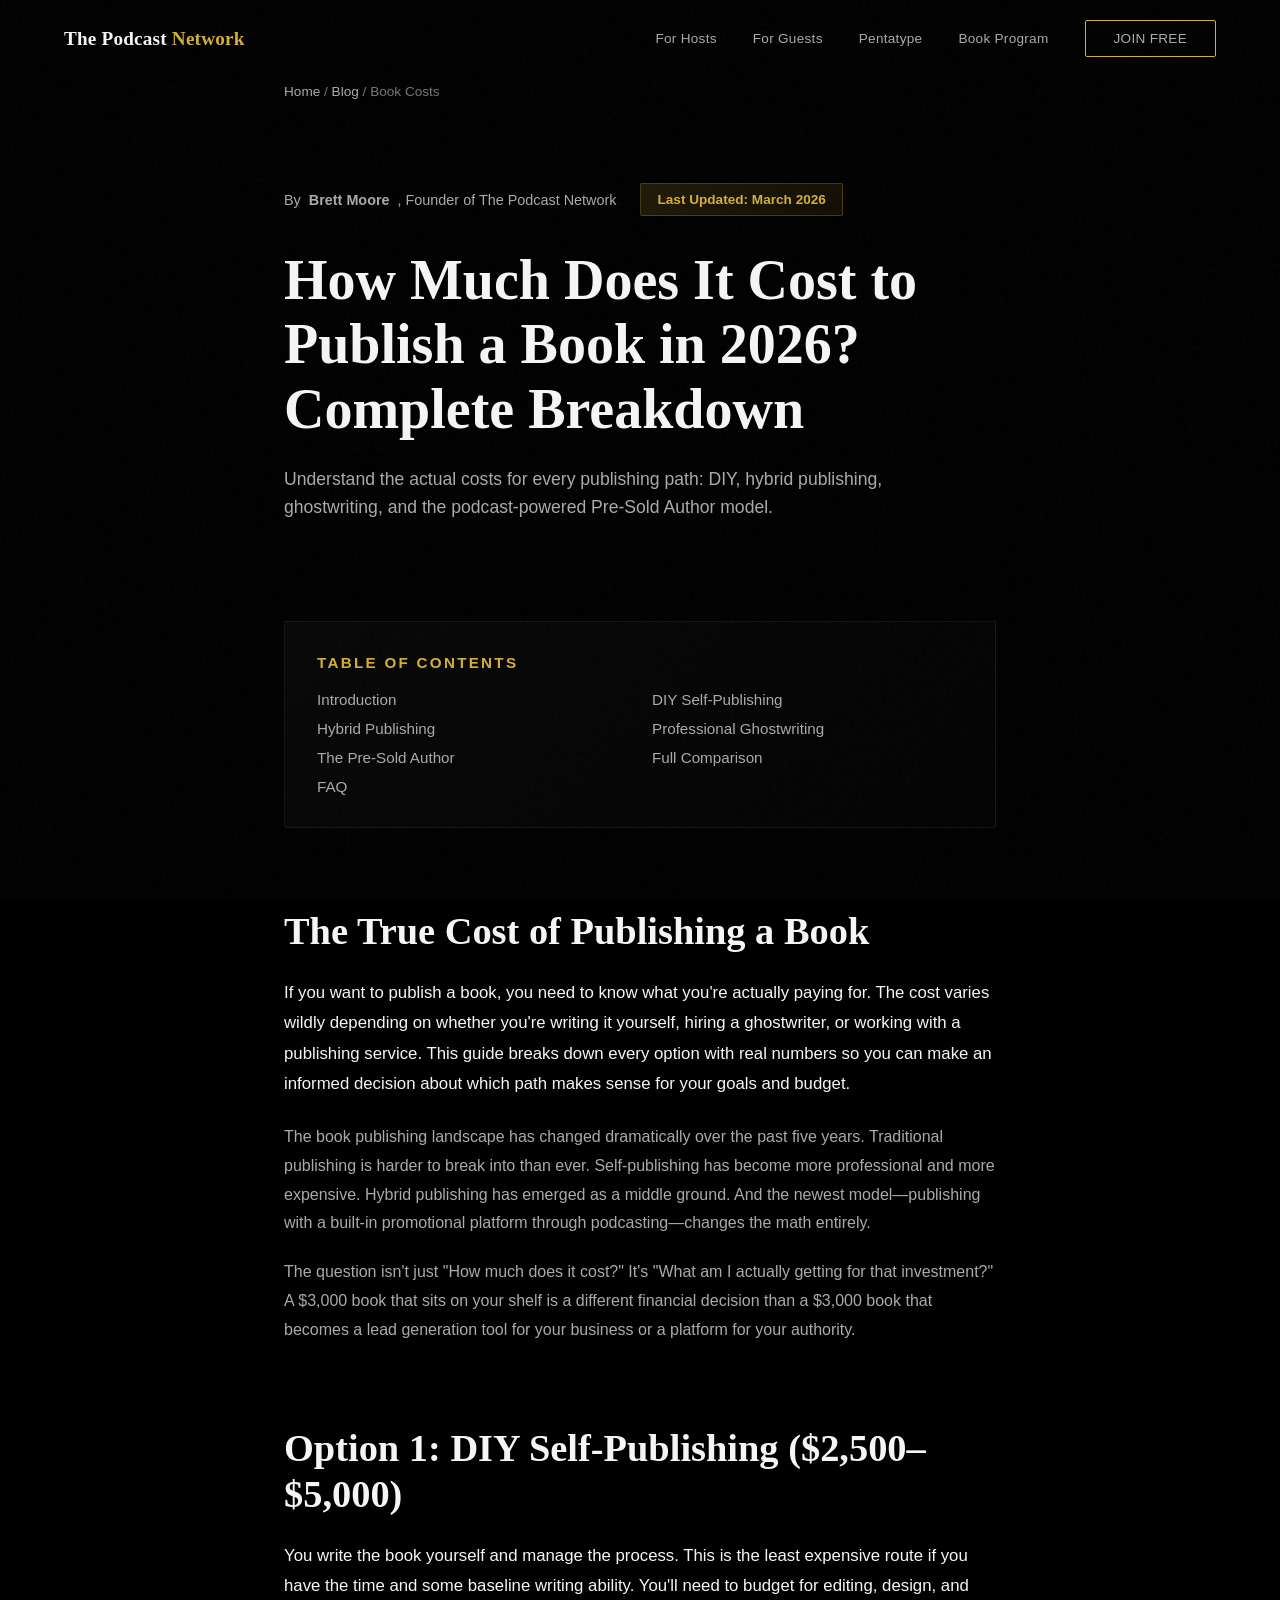
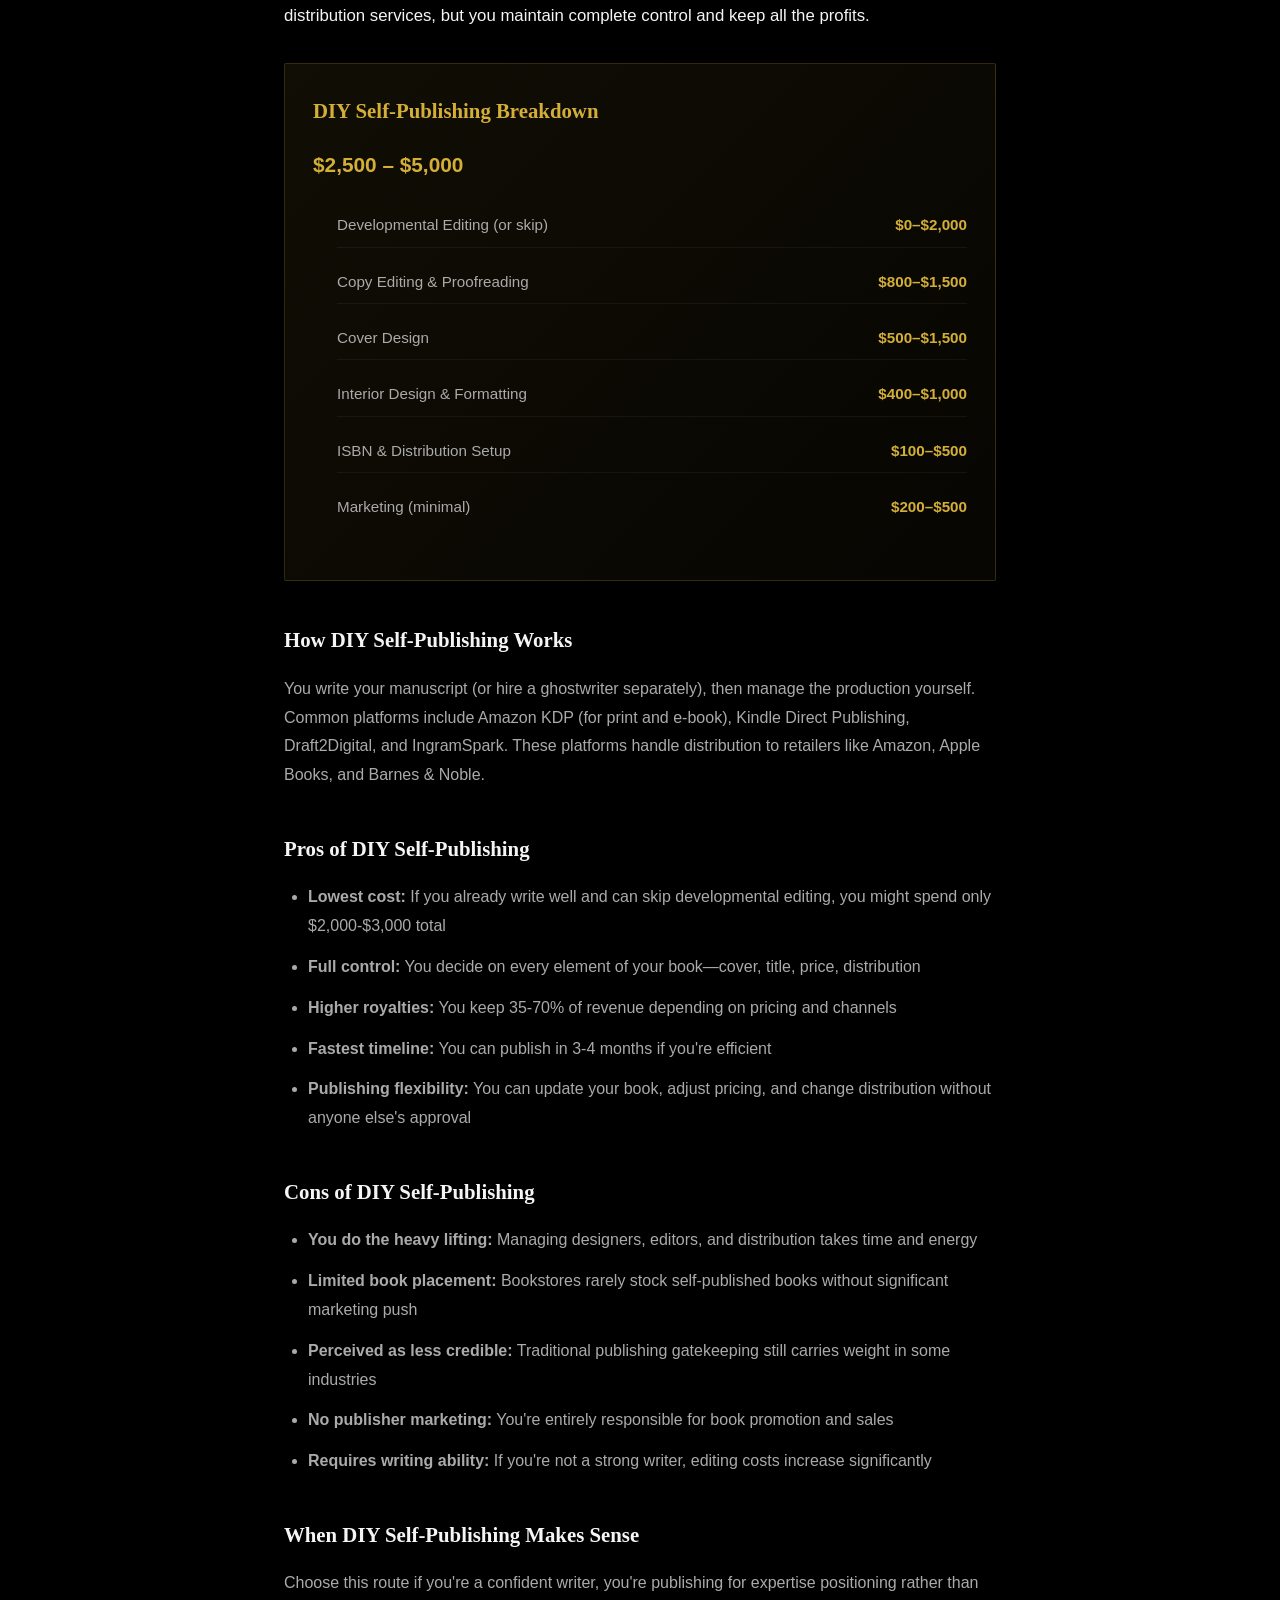
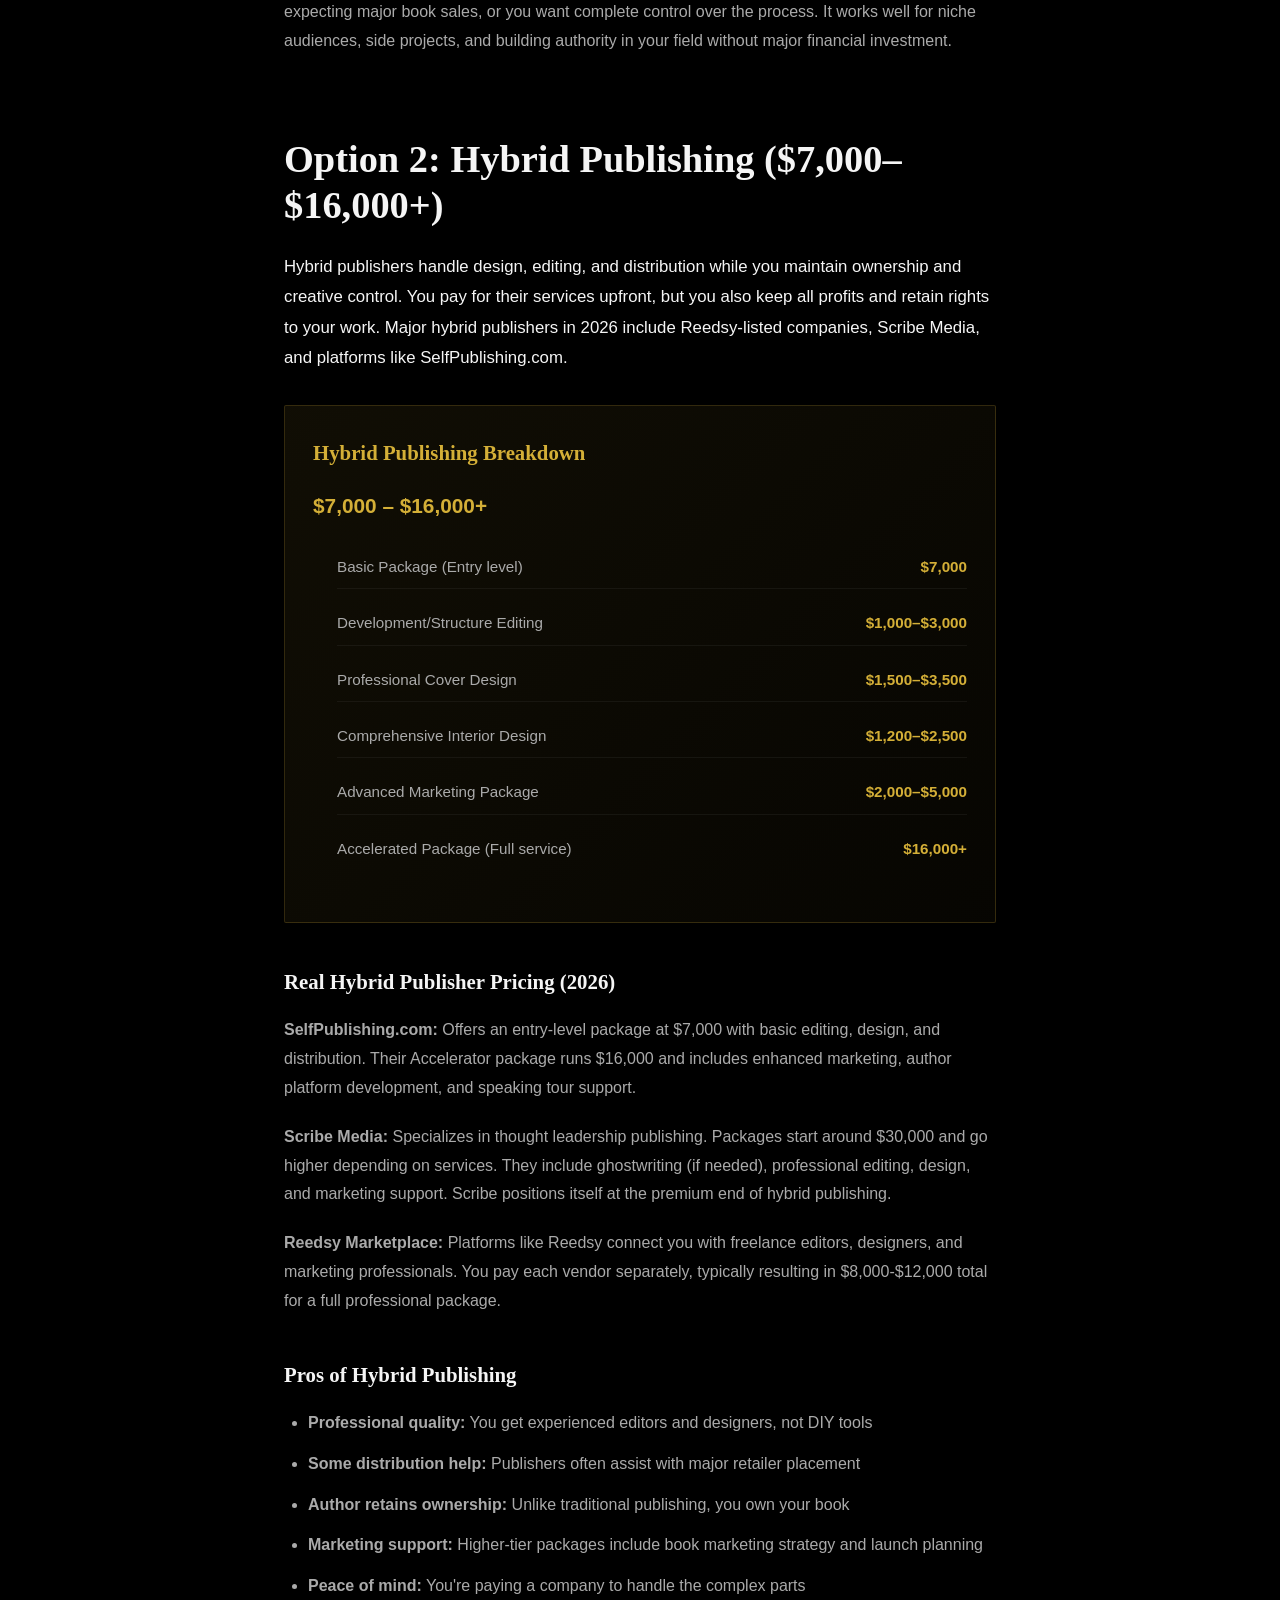
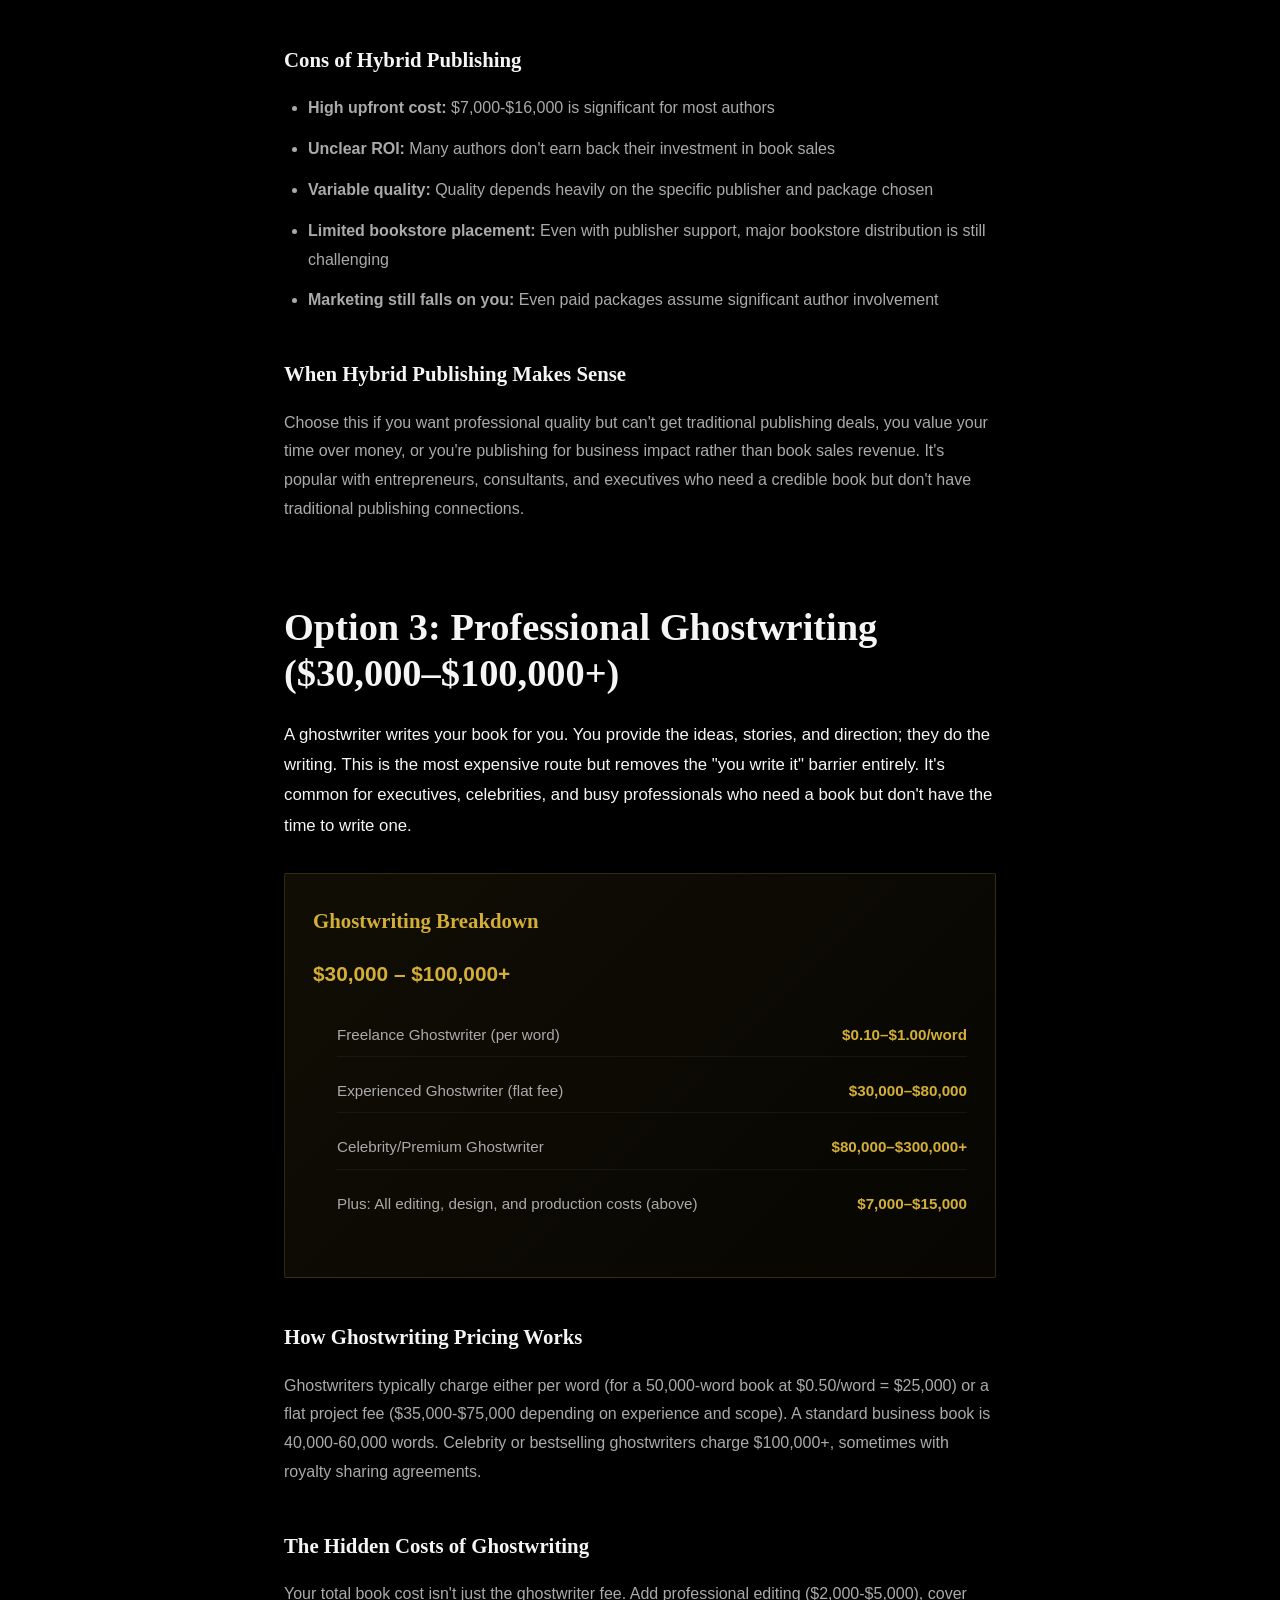
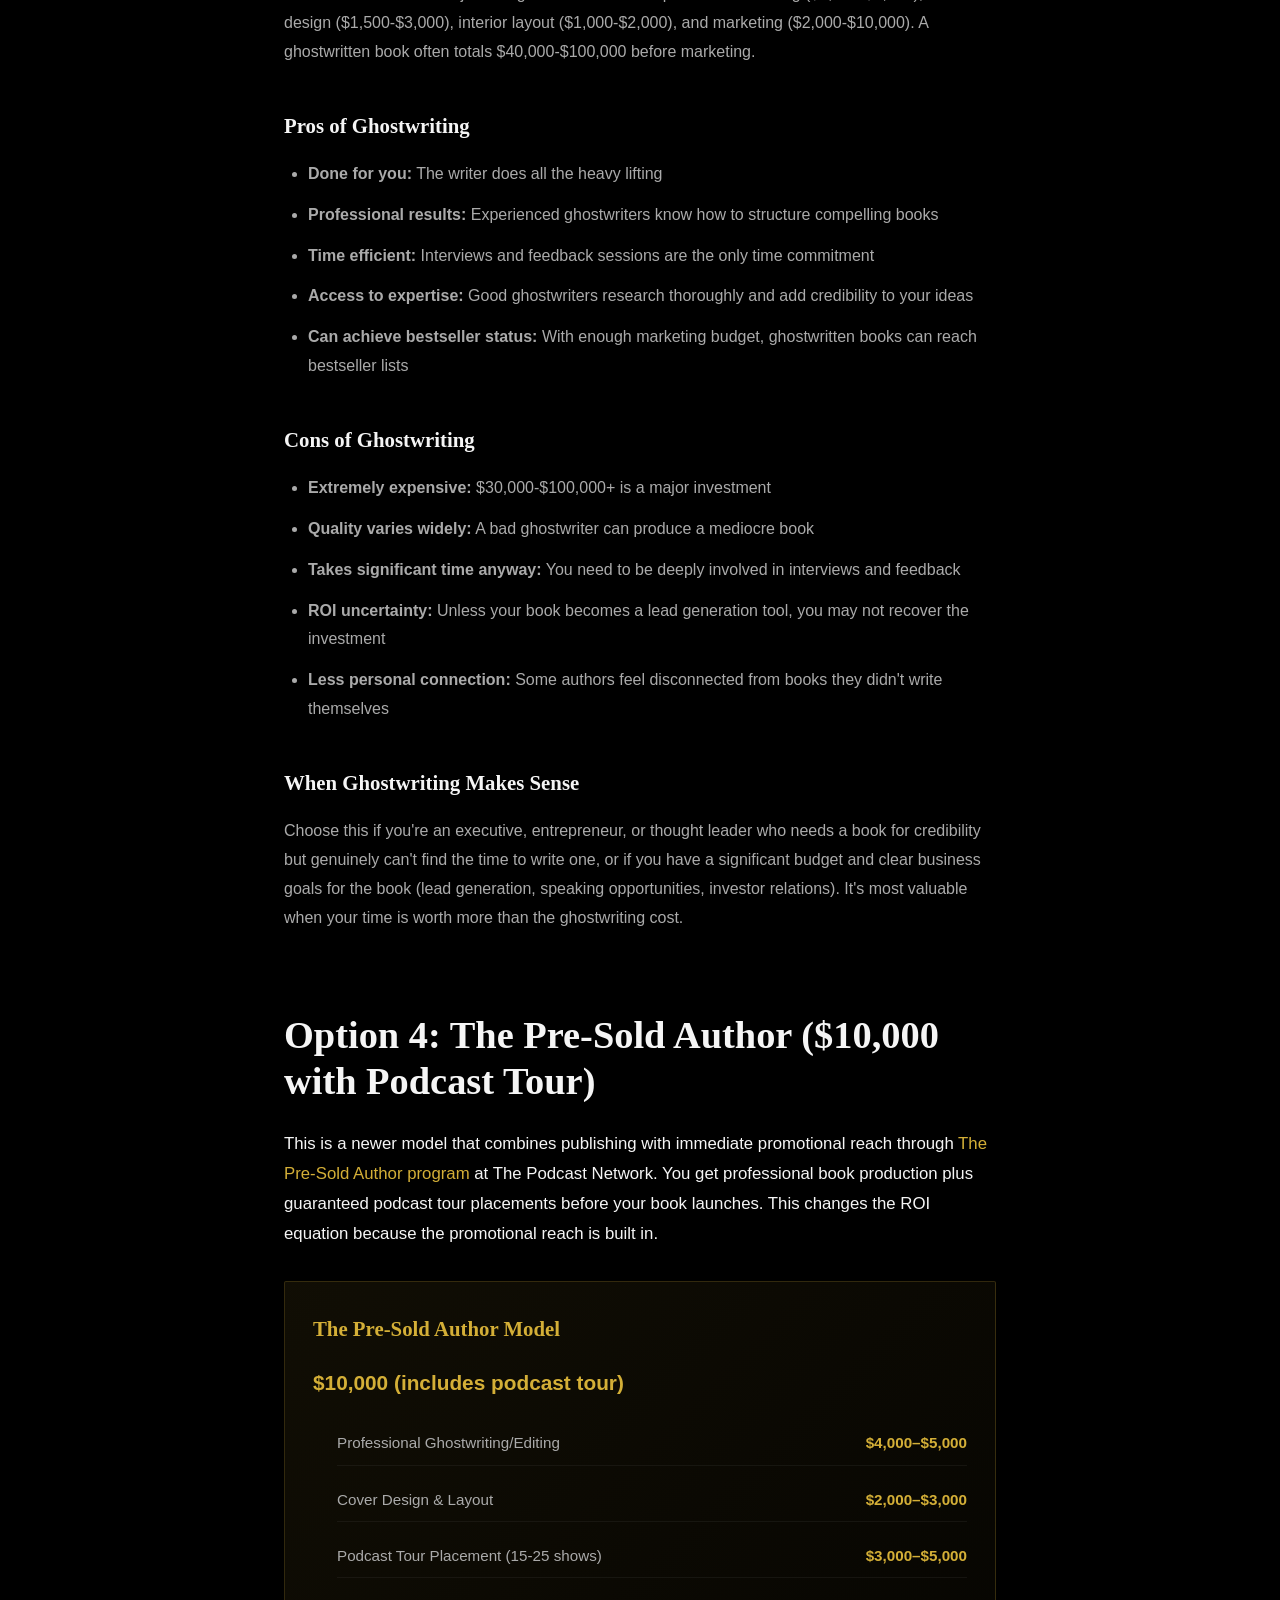
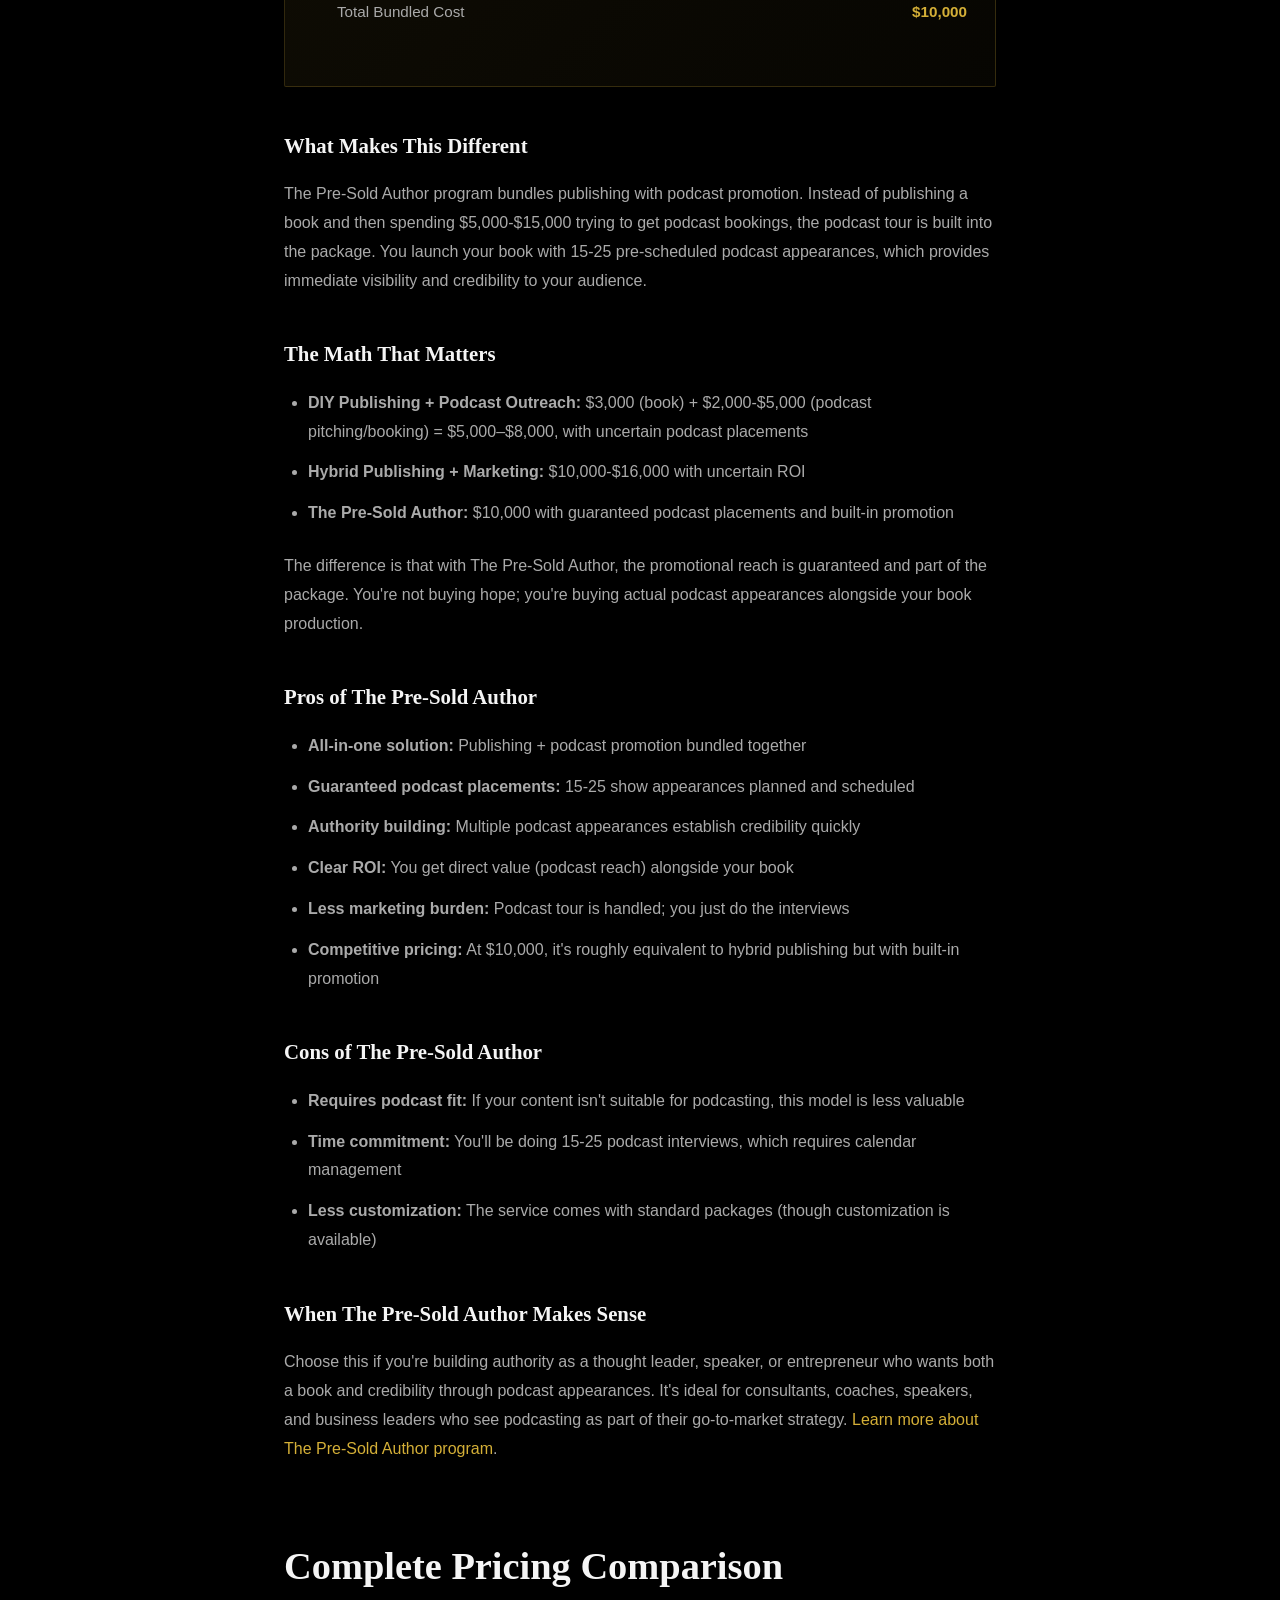
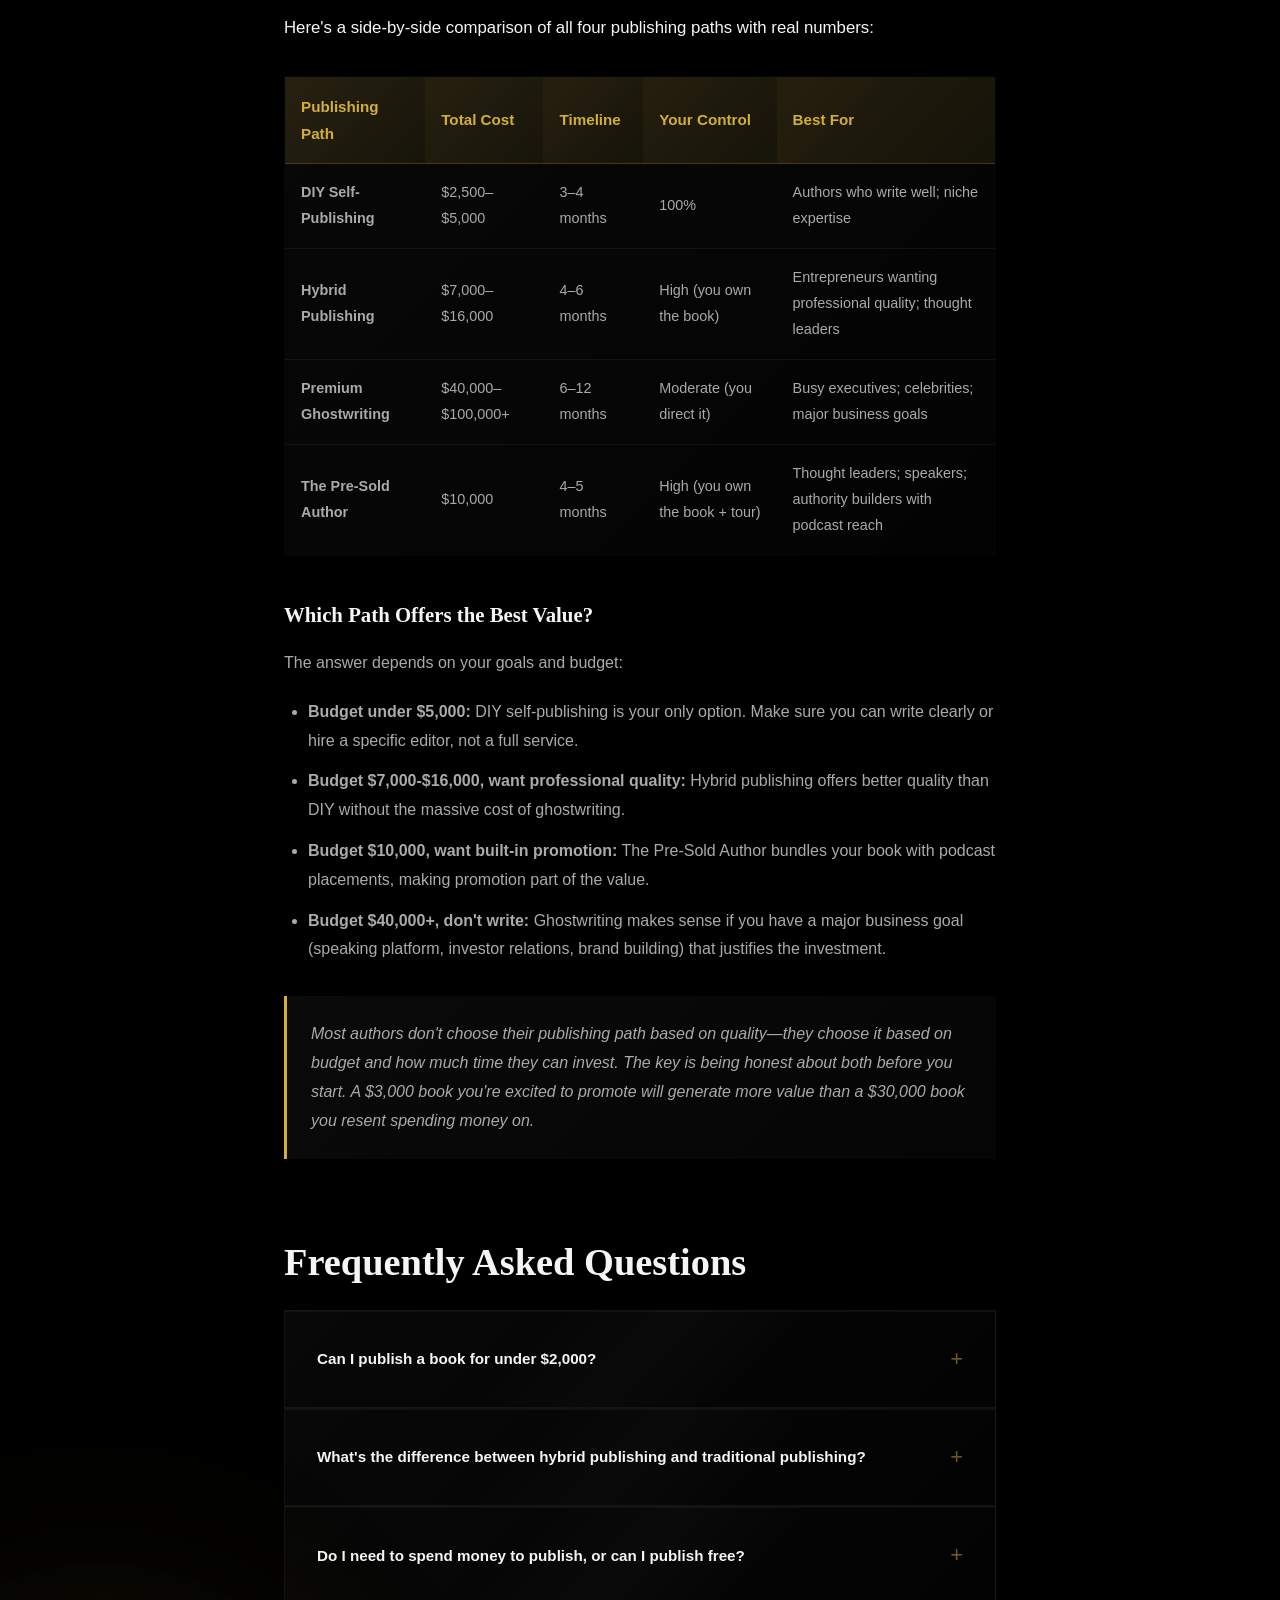
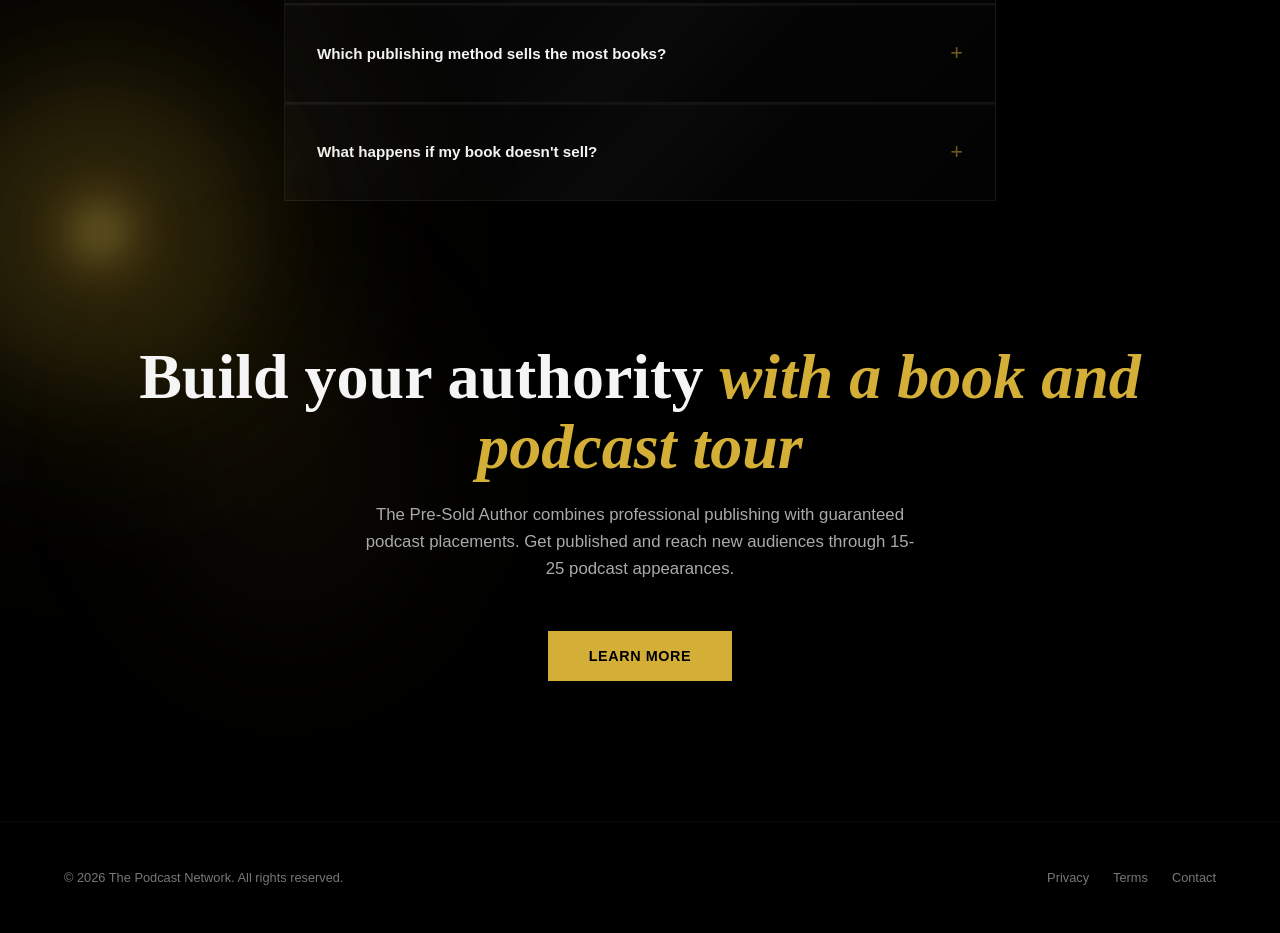
<file: cost-to-publish-a-book-2026.html>
<!DOCTYPE html>
<html lang="en">
<head>
  <meta charset="UTF-8">
  <meta name="viewport" content="width=device-width, initial-scale=1.0">
  <meta name="description" content="How much does it cost to publish a book in 2026? Complete breakdown of self-publishing costs, hybrid publishing, ghostwriting, and The Pre-Sold Author program.">
  <meta name="keywords" content="cost to publish a book, self-publishing costs 2026, how much to self-publish, book publishing prices, ghostwriting costs">
  <meta name="author" content="Brett Moore">
  <meta name="robots" content="index, follow, max-snippet:-1, max-image-preview:large, max-video-preview:-1">
  <meta property="og:title" content="How Much Does It Cost to Publish a Book in 2026? Complete Breakdown">
  <meta property="og:description" content="Learn the actual costs: DIY ($2,500-$5,000), hybrid publishing ($7,000-$16,000), ghostwriting ($30,000+), and The Pre-Sold Author ($10,000).">
  <meta property="og:type" content="article">
  <meta property="og:image" content="https://thepodcastnetwork.com/og-book-costs.jpg">
  <meta name="twitter:card" content="summary_large_image">
  <meta name="twitter:title" content="How Much Does It Cost to Publish a Book in 2026?">
  <meta name="twitter:description" content="Complete breakdown of book publishing costs for DIY, hybrid, full-service, and podcast-tour options.">

  <title>How Much Does It Cost to Publish a Book in 2026? | The Podcast Network</title>

  <link rel="stylesheet" href="/styles.css">

  <style>
    /* Article-specific styles */
    .breadcrumb {
      font-size: 0.85rem;
      color: var(--text3);
      padding: 24px 0;
      margin-top: 60px;
      margin-bottom: 0;
    }
    .breadcrumb a {
      color: var(--text2);
      text-decoration: none;
      transition: color 0.3s;
    }
    .breadcrumb a:hover {
      color: var(--gold);
    }

    .article-header {
      padding: 60px 0 40px;
    }

    .article-meta {
      display: flex;
      align-items: center;
      gap: 24px;
      margin-bottom: 32px;
      font-size: 0.9rem;
      color: var(--text2);
    }

    .meta-item {
      display: flex;
      align-items: center;
      gap: 8px;
    }

    .updated-badge {
      display: inline-block;
      background: linear-gradient(135deg, rgba(212,175,55,0.15), rgba(212,175,55,0.08));
      border: 1px solid rgba(212,175,55,0.25);
      padding: 8px 16px;
      border-radius: 2px;
      font-size: 0.85rem;
      color: var(--gold);
      font-weight: 600;
    }

    .article-title {
      font-family: var(--font-display);
      font-size: clamp(2.2rem, 5vw, 3.5rem);
      font-weight: 700;
      line-height: 1.15;
      margin-bottom: 24px;
      color: var(--text);
    }

    .article-subtitle {
      font-size: 1.1rem;
      color: var(--text2);
      line-height: 1.6;
      max-width: 700px;
      margin-bottom: 0;
    }

    .toc-section {
      background: linear-gradient(135deg, rgba(255,255,255,0.03), rgba(255,255,255,0.01));
      border: 1px solid rgba(255,255,255,0.06);
      border-radius: 2px;
      padding: 32px;
      margin: 60px 0;
      backdrop-filter: blur(16px);
    }

    .toc-title {
      font-size: 0.95rem;
      font-weight: 700;
      text-transform: uppercase;
      letter-spacing: 0.15em;
      color: var(--gold);
      margin-bottom: 20px;
    }

    .toc-list {
      list-style: none;
      display: grid;
      grid-template-columns: 1fr 1fr;
      gap: 12px 24px;
    }

    .toc-list li {
      font-size: 0.95rem;
    }

    .toc-list a {
      color: var(--text2);
      text-decoration: none;
      transition: color 0.3s;
      border-bottom: 1px solid transparent;
    }

    .toc-list a:hover {
      color: var(--gold);
      border-bottom-color: var(--gold);
    }

    .article-content {
      font-size: 1rem;
      line-height: 1.8;
      color: var(--text);
    }

    .article-content h2 {
      font-family: var(--font-display);
      font-size: clamp(1.8rem, 4vw, 2.4rem);
      font-weight: 700;
      margin-top: 80px;
      margin-bottom: 24px;
      line-height: 1.2;
      color: var(--text);
      scroll-margin-top: 100px;
    }

    .article-content h3 {
      font-family: var(--font-display);
      font-size: 1.3rem;
      font-weight: 700;
      margin-top: 40px;
      margin-bottom: 16px;
      color: var(--text);
    }

    .article-content p {
      margin-bottom: 20px;
      color: var(--text2);
    }

    .article-content p:first-of-type {
      font-size: 1.05rem;
      color: var(--text);
      margin-bottom: 24px;
    }

    .article-content ul,
    .article-content ol {
      margin-bottom: 24px;
      margin-left: 24px;
    }

    .article-content li {
      margin-bottom: 12px;
      color: var(--text2);
      line-height: 1.8;
    }

    .article-content a {
      color: var(--gold);
      text-decoration: none;
      transition: color 0.3s;
      border-bottom: 1px solid transparent;
    }

    .article-content a:hover {
      color: var(--gold-light);
      border-bottom-color: var(--gold);
    }

    .cost-card {
      background: linear-gradient(135deg, rgba(212,175,55,0.08), rgba(212,175,55,0.03));
      border: 1px solid rgba(212,175,55,0.2);
      border-radius: 2px;
      padding: 28px;
      margin: 32px 0;
      backdrop-filter: blur(16px);
    }

    .cost-card h3 {
      margin-top: 0;
      color: var(--gold);
    }

    .cost-range {
      font-size: 1.3rem;
      font-weight: 700;
      color: var(--gold);
      margin: 16px 0;
    }

    .cost-breakdown {
      list-style: none;
      margin: 20px 0;
      padding-left: 0;
    }

    .cost-breakdown li {
      padding: 8px 0;
      border-bottom: 1px solid rgba(255,255,255,0.05);
      display: flex;
      justify-content: space-between;
      font-size: 0.95rem;
    }

    .cost-breakdown li:last-child {
      border-bottom: none;
    }

    .cost-label {
      color: var(--text2);
    }

    .cost-amount {
      color: var(--gold);
      font-weight: 600;
    }

    .comparison-table {
      width: 100%;
      border-collapse: collapse;
      margin: 32px 0;
      background: linear-gradient(135deg, rgba(255,255,255,0.03), rgba(255,255,255,0.01));
      border: 1px solid rgba(255,255,255,0.06);
      border-radius: 2px;
      overflow: hidden;
    }

    .comparison-table th {
      background: linear-gradient(135deg, rgba(212,175,55,0.15), rgba(212,175,55,0.08));
      padding: 16px;
      text-align: left;
      font-weight: 700;
      color: var(--gold);
      border-bottom: 1px solid rgba(212,175,55,0.2);
      font-size: 0.95rem;
    }

    .comparison-table td {
      padding: 16px;
      border-bottom: 1px solid rgba(255,255,255,0.05);
      color: var(--text2);
      font-size: 0.9rem;
    }

    .comparison-table tr:last-child td {
      border-bottom: none;
    }

    .comparison-table tr:hover {
      background: rgba(255,255,255,0.02);
    }

    .highlight-box {
      background: linear-gradient(135deg, rgba(255,255,255,0.04), rgba(255,255,255,0.02));
      border-left: 3px solid var(--gold);
      padding: 24px;
      margin: 32px 0;
      font-style: italic;
      color: var(--text2);
    }

    /* FAQ */
    .faq-grid {
      display: flex;
      flex-direction: column;
      gap: 2px;
      max-width: 800px;
      margin-top: 40px;
    }

    .faq-item {
      background: linear-gradient(135deg, rgba(255,255,255,0.03), rgba(255,255,255,0.01));
      backdrop-filter: blur(16px);
      border: 1px solid rgba(255,255,255,0.06);
      padding: 0;
      transition: all 0.3s;
      box-shadow: inset 0 1px 0 rgba(255,255,255,0.04);
      overflow: hidden;
      position: relative;
    }

    .faq-item summary {
      padding: 28px 32px;
      font-size: 0.95rem;
      font-weight: 600;
      cursor: pointer;
      list-style: none;
      display: flex;
      align-items: center;
      justify-content: space-between;
      gap: 16px;
      transition: color 0.3s;
    }

    .faq-item summary::-webkit-details-marker {
      display: none;
    }

    .faq-item summary::after {
      content: '+';
      font-family: var(--font-display);
      font-size: 1.4rem;
      color: var(--gold);
      opacity: 0.5;
      transition: transform 0.3s, opacity 0.3s;
      flex-shrink: 0;
    }

    .faq-item[open] summary::after {
      content: '';
      transform: rotate(45deg);
      opacity: 0.8;
    }

    .faq-item[open] summary {
      color: var(--gold);
    }

    .faq-item p {
      padding: 0 32px 28px;
      font-size: 0.9rem;
      color: var(--text2);
      line-height: 1.7;
    }

    .faq-item:hover {
      background: linear-gradient(135deg, rgba(255,255,255,0.05), rgba(255,255,255,0.02));
      border-color: rgba(255,255,255,0.1);
    }

    /* Final CTA */
    .final-cta {
      padding: 140px 0;
      text-align: center;
      position: relative;
    }

    .final-cta h2 {
      font-family: var(--font-display);
      font-size: clamp(2.4rem, 5vw, 4rem);
      font-weight: 700;
      margin-bottom: 20px;
      line-height: 1.1;
      position: relative;
      z-index: 1;
    }

    .final-cta h2 em {
      font-style: italic;
      color: var(--gold);
    }

    .final-cta p {
      color: var(--text2);
      font-size: 1.05rem;
      max-width: 560px;
      margin: 0 auto 48px;
      line-height: 1.6;
      position: relative;
      z-index: 1;
    }

    .final-cta .container {
      position: relative;
      z-index: 1;
    }

    .cta-glow-wrap {
      position: absolute;
      top: -420px;
      left: -350px;
      width: 900px;
      height: 900px;
      z-index: 0;
      pointer-events: none;
    }

    @media (max-width: 768px) {
      .toc-list {
        grid-template-columns: 1fr;
      }

      .article-meta {
        flex-direction: column;
        gap: 16px;
        align-items: flex-start;
      }

      .comparison-table {
        font-size: 0.85rem;
      }

      .comparison-table th,
      .comparison-table td {
        padding: 12px;
      }
    }

    .reveal {
      opacity: 0;
      transform: translateY(30px);
      transition: opacity 0.7s ease, transform 0.7s ease;
    }

    .reveal.visible {
      opacity: 1;
      transform: translateY(0);
    }
  </style>

  <script type="application/ld+json">
  {
    "@context": "https://schema.org",
    "@type": "BlogPosting",
    "headline": "How Much Does It Cost to Publish a Book in 2026? Complete Breakdown",
    "description": "Learn the actual costs: DIY ($2,500-$5,000), hybrid publishing ($7,000-$16,000), ghostwriting ($30,000+), and The Pre-Sold Author ($10,000 with podcast tour).",
    "image": "https://thepodcastnetwork.com/og-book-costs.jpg",
    "datePublished": "2026-03-20",
    "dateModified": "2026-03-20",
    "author": {
      "@type": "Person",
      "name": "Brett Moore",
      "url": "https://thepodcastnetwork.com"
    },
    "publisher": {
      "@type": "Organization",
      "name": "The Podcast Network",
      "logo": {
        "@type": "ImageObject",
        "url": "https://thepodcastnetwork.com/logo.png"
      }
    }
  }
  </script>
</head>
<body>
  <a href="#main" class="skip-link">Skip to main content</a>

  <nav>
    <div class="container">
      <a href="/" class="nav-logo">The Podcast <span>Network</span></a>
      <button class="mobile-menu-toggle" aria-label="Toggle menu">
        <svg fill="none" stroke="currentColor" viewBox="0 0 24 24">
          <path stroke-linecap="round" stroke-linejoin="round" stroke-width="2" d="M4 6h16M4 12h16M4 18h16"></path>
        </svg>
      </button>
      <div class="nav-links">
        <a href="/for-hosts.html">For Hosts</a>
        <a href="/for-guests.html">For Guests</a>
        <a href="/pentatype.html">Pentatype</a>
        <a href="/book-program.html">Book Program</a>
        <a href="/join.html" class="nav-cta">Join Free</a>
      </div>
    </div>
  </nav>

  <main id="main">
    <div class="container-narrow">
      <div class="breadcrumb">
        <a href="/">Home</a> / <a href="/blog">Blog</a> / Book Costs
      </div>

      <article class="article-header">
        <div class="article-meta">
          <div class="meta-item">By <strong>Brett Moore</strong>, Founder of The Podcast Network</div>
          <div class="updated-badge">Last Updated: March 2026</div>
        </div>

        <h1 class="article-title">How Much Does It Cost to Publish a Book in 2026? Complete Breakdown</h1>
        <p class="article-subtitle">Understand the actual costs for every publishing path: DIY, hybrid publishing, ghostwriting, and the podcast-powered Pre-Sold Author model.</p>
      </article>

      <div class="toc-section reveal">
        <div class="toc-title">Table of Contents</div>
        <ul class="toc-list">
          <li><a href="#introduction">Introduction</a></li>
          <li><a href="#diy-publishing">DIY Self-Publishing</a></li>
          <li><a href="#hybrid-publishing">Hybrid Publishing</a></li>
          <li><a href="#ghostwriting">Professional Ghostwriting</a></li>
          <li><a href="#presold-author">The Pre-Sold Author</a></li>
          <li><a href="#comparison">Full Comparison</a></li>
          <li><a href="#faq">FAQ</a></li>
        </ul>
      </div>

      <article class="article-content reveal reveal-d1">
        <section id="introduction">
          <h2>The True Cost of Publishing a Book</h2>
          <p>If you want to publish a book, you need to know what you're actually paying for. The cost varies wildly depending on whether you're writing it yourself, hiring a ghostwriter, or working with a publishing service. This guide breaks down every option with real numbers so you can make an informed decision about which path makes sense for your goals and budget.</p>

          <p>The book publishing landscape has changed dramatically over the past five years. Traditional publishing is harder to break into than ever. Self-publishing has become more professional and more expensive. Hybrid publishing has emerged as a middle ground. And the newest model—publishing with a built-in promotional platform through podcasting—changes the math entirely.</p>

          <p>The question isn't just "How much does it cost?" It's "What am I actually getting for that investment?" A $3,000 book that sits on your shelf is a different financial decision than a $3,000 book that becomes a lead generation tool for your business or a platform for your authority.</p>
        </section>

        <section id="diy-publishing">
          <h2>Option 1: DIY Self-Publishing ($2,500–$5,000)</h2>
          <p>You write the book yourself and manage the process. This is the least expensive route if you have the time and some baseline writing ability. You'll need to budget for editing, design, and distribution services, but you maintain complete control and keep all the profits.</p>

          <div class="cost-card">
            <h3>DIY Self-Publishing Breakdown</h3>
            <div class="cost-range">$2,500 – $5,000</div>
            <ul class="cost-breakdown">
              <li>
                <span class="cost-label">Developmental Editing (or skip)</span>
                <span class="cost-amount">$0–$2,000</span>
              </li>
              <li>
                <span class="cost-label">Copy Editing & Proofreading</span>
                <span class="cost-amount">$800–$1,500</span>
              </li>
              <li>
                <span class="cost-label">Cover Design</span>
                <span class="cost-amount">$500–$1,500</span>
              </li>
              <li>
                <span class="cost-label">Interior Design & Formatting</span>
                <span class="cost-amount">$400–$1,000</span>
              </li>
              <li>
                <span class="cost-label">ISBN & Distribution Setup</span>
                <span class="cost-amount">$100–$500</span>
              </li>
              <li>
                <span class="cost-label">Marketing (minimal)</span>
                <span class="cost-amount">$200–$500</span>
              </li>
            </ul>
          </div>

          <h3>How DIY Self-Publishing Works</h3>
          <p>You write your manuscript (or hire a ghostwriter separately), then manage the production yourself. Common platforms include Amazon KDP (for print and e-book), Kindle Direct Publishing, Draft2Digital, and IngramSpark. These platforms handle distribution to retailers like Amazon, Apple Books, and Barnes & Noble.</p>

          <h3>Pros of DIY Self-Publishing</h3>
          <ul>
            <li><strong>Lowest cost:</strong> If you already write well and can skip developmental editing, you might spend only $2,000-$3,000 total</li>
            <li><strong>Full control:</strong> You decide on every element of your book—cover, title, price, distribution</li>
            <li><strong>Higher royalties:</strong> You keep 35-70% of revenue depending on pricing and channels</li>
            <li><strong>Fastest timeline:</strong> You can publish in 3-4 months if you're efficient</li>
            <li><strong>Publishing flexibility:</strong> You can update your book, adjust pricing, and change distribution without anyone else's approval</li>
          </ul>

          <h3>Cons of DIY Self-Publishing</h3>
          <ul>
            <li><strong>You do the heavy lifting:</strong> Managing designers, editors, and distribution takes time and energy</li>
            <li><strong>Limited book placement:</strong> Bookstores rarely stock self-published books without significant marketing push</li>
            <li><strong>Perceived as less credible:</strong> Traditional publishing gatekeeping still carries weight in some industries</li>
            <li><strong>No publisher marketing:</strong> You're entirely responsible for book promotion and sales</li>
            <li><strong>Requires writing ability:</strong> If you're not a strong writer, editing costs increase significantly</li>
          </ul>

          <h3>When DIY Self-Publishing Makes Sense</h3>
          <p>Choose this route if you're a confident writer, you're publishing for expertise positioning rather than expecting major book sales, or you want complete control over the process. It works well for niche audiences, side projects, and building authority in your field without major financial investment.</p>
        </section>

        <section id="hybrid-publishing">
          <h2>Option 2: Hybrid Publishing ($7,000–$16,000+)</h2>
          <p>Hybrid publishers handle design, editing, and distribution while you maintain ownership and creative control. You pay for their services upfront, but you also keep all profits and retain rights to your work. Major hybrid publishers in 2026 include Reedsy-listed companies, Scribe Media, and platforms like SelfPublishing.com.</p>

          <div class="cost-card">
            <h3>Hybrid Publishing Breakdown</h3>
            <div class="cost-range">$7,000 – $16,000+</div>
            <ul class="cost-breakdown">
              <li>
                <span class="cost-label">Basic Package (Entry level)</span>
                <span class="cost-amount">$7,000</span>
              </li>
              <li>
                <span class="cost-label">Development/Structure Editing</span>
                <span class="cost-amount">$1,000–$3,000</span>
              </li>
              <li>
                <span class="cost-label">Professional Cover Design</span>
                <span class="cost-amount">$1,500–$3,500</span>
              </li>
              <li>
                <span class="cost-label">Comprehensive Interior Design</span>
                <span class="cost-amount">$1,200–$2,500</span>
              </li>
              <li>
                <span class="cost-label">Advanced Marketing Package</span>
                <span class="cost-amount">$2,000–$5,000</span>
              </li>
              <li>
                <span class="cost-label">Accelerated Package (Full service)</span>
                <span class="cost-amount">$16,000+</span>
              </li>
            </ul>
          </div>

          <h3>Real Hybrid Publisher Pricing (2026)</h3>
          <p><strong>SelfPublishing.com:</strong> Offers an entry-level package at $7,000 with basic editing, design, and distribution. Their Accelerator package runs $16,000 and includes enhanced marketing, author platform development, and speaking tour support.</p>

          <p><strong>Scribe Media:</strong> Specializes in thought leadership publishing. Packages start around $30,000 and go higher depending on services. They include ghostwriting (if needed), professional editing, design, and marketing support. Scribe positions itself at the premium end of hybrid publishing.</p>

          <p><strong>Reedsy Marketplace:</strong> Platforms like Reedsy connect you with freelance editors, designers, and marketing professionals. You pay each vendor separately, typically resulting in $8,000-$12,000 total for a full professional package.</p>

          <h3>Pros of Hybrid Publishing</h3>
          <ul>
            <li><strong>Professional quality:</strong> You get experienced editors and designers, not DIY tools</li>
            <li><strong>Some distribution help:</strong> Publishers often assist with major retailer placement</li>
            <li><strong>Author retains ownership:</strong> Unlike traditional publishing, you own your book</li>
            <li><strong>Marketing support:</strong> Higher-tier packages include book marketing strategy and launch planning</li>
            <li><strong>Peace of mind:</strong> You're paying a company to handle the complex parts</li>
          </ul>

          <h3>Cons of Hybrid Publishing</h3>
          <ul>
            <li><strong>High upfront cost:</strong> $7,000-$16,000 is significant for most authors</li>
            <li><strong>Unclear ROI:</strong> Many authors don't earn back their investment in book sales</li>
            <li><strong>Variable quality:</strong> Quality depends heavily on the specific publisher and package chosen</li>
            <li><strong>Limited bookstore placement:</strong> Even with publisher support, major bookstore distribution is still challenging</li>
            <li><strong>Marketing still falls on you:</strong> Even paid packages assume significant author involvement</li>
          </ul>

          <h3>When Hybrid Publishing Makes Sense</h3>
          <p>Choose this if you want professional quality but can't get traditional publishing deals, you value your time over money, or you're publishing for business impact rather than book sales revenue. It's popular with entrepreneurs, consultants, and executives who need a credible book but don't have traditional publishing connections.</p>
        </section>

        <section id="ghostwriting">
          <h2>Option 3: Professional Ghostwriting ($30,000–$100,000+)</h2>
          <p>A ghostwriter writes your book for you. You provide the ideas, stories, and direction; they do the writing. This is the most expensive route but removes the "you write it" barrier entirely. It's common for executives, celebrities, and busy professionals who need a book but don't have the time to write one.</p>

          <div class="cost-card">
            <h3>Ghostwriting Breakdown</h3>
            <div class="cost-range">$30,000 – $100,000+</div>
            <ul class="cost-breakdown">
              <li>
                <span class="cost-label">Freelance Ghostwriter (per word)</span>
                <span class="cost-amount">$0.10–$1.00/word</span>
              </li>
              <li>
                <span class="cost-label">Experienced Ghostwriter (flat fee)</span>
                <span class="cost-amount">$30,000–$80,000</span>
              </li>
              <li>
                <span class="cost-label">Celebrity/Premium Ghostwriter</span>
                <span class="cost-amount">$80,000–$300,000+</span>
              </li>
              <li>
                <span class="cost-label">Plus: All editing, design, and production costs (above)</span>
                <span class="cost-amount">$7,000–$15,000</span>
              </li>
            </ul>
          </div>

          <h3>How Ghostwriting Pricing Works</h3>
          <p>Ghostwriters typically charge either per word (for a 50,000-word book at $0.50/word = $25,000) or a flat project fee ($35,000-$75,000 depending on experience and scope). A standard business book is 40,000-60,000 words. Celebrity or bestselling ghostwriters charge $100,000+, sometimes with royalty sharing agreements.</p>

          <h3>The Hidden Costs of Ghostwriting</h3>
          <p>Your total book cost isn't just the ghostwriter fee. Add professional editing ($2,000-$5,000), cover design ($1,500-$3,000), interior layout ($1,000-$2,000), and marketing ($2,000-$10,000). A ghostwritten book often totals $40,000-$100,000 before marketing.</p>

          <h3>Pros of Ghostwriting</h3>
          <ul>
            <li><strong>Done for you:</strong> The writer does all the heavy lifting</li>
            <li><strong>Professional results:</strong> Experienced ghostwriters know how to structure compelling books</li>
            <li><strong>Time efficient:</strong> Interviews and feedback sessions are the only time commitment</li>
            <li><strong>Access to expertise:</strong> Good ghostwriters research thoroughly and add credibility to your ideas</li>
            <li><strong>Can achieve bestseller status:</strong> With enough marketing budget, ghostwritten books can reach bestseller lists</li>
          </ul>

          <h3>Cons of Ghostwriting</h3>
          <ul>
            <li><strong>Extremely expensive:</strong> $30,000-$100,000+ is a major investment</li>
            <li><strong>Quality varies widely:</strong> A bad ghostwriter can produce a mediocre book</li>
            <li><strong>Takes significant time anyway:</strong> You need to be deeply involved in interviews and feedback</li>
            <li><strong>ROI uncertainty:</strong> Unless your book becomes a lead generation tool, you may not recover the investment</li>
            <li><strong>Less personal connection:</strong> Some authors feel disconnected from books they didn't write themselves</li>
          </ul>

          <h3>When Ghostwriting Makes Sense</h3>
          <p>Choose this if you're an executive, entrepreneur, or thought leader who needs a book for credibility but genuinely can't find the time to write one, or if you have a significant budget and clear business goals for the book (lead generation, speaking opportunities, investor relations). It's most valuable when your time is worth more than the ghostwriting cost.</p>
        </section>

        <section id="presold-author">
          <h2>Option 4: The Pre-Sold Author ($10,000 with Podcast Tour)</h2>
          <p>This is a newer model that combines publishing with immediate promotional reach through <a href="/book-program.html">The Pre-Sold Author program</a> at The Podcast Network. You get professional book production plus guaranteed podcast tour placements before your book launches. This changes the ROI equation because the promotional reach is built in.</p>

          <div class="cost-card">
            <h3>The Pre-Sold Author Model</h3>
            <div class="cost-range">$10,000 (includes podcast tour)</div>
            <ul class="cost-breakdown">
              <li>
                <span class="cost-label">Professional Ghostwriting/Editing</span>
                <span class="cost-amount">$4,000–$5,000</span>
              </li>
              <li>
                <span class="cost-label">Cover Design & Layout</span>
                <span class="cost-amount">$2,000–$3,000</span>
              </li>
              <li>
                <span class="cost-label">Podcast Tour Placement (15-25 shows)</span>
                <span class="cost-amount">$3,000–$5,000</span>
              </li>
              <li>
                <span class="cost-label">Total Bundled Cost</span>
                <span class="cost-amount">$10,000</span>
              </li>
            </ul>
          </div>

          <h3>What Makes This Different</h3>
          <p>The Pre-Sold Author program bundles publishing with podcast promotion. Instead of publishing a book and then spending $5,000-$15,000 trying to get podcast bookings, the podcast tour is built into the package. You launch your book with 15-25 pre-scheduled podcast appearances, which provides immediate visibility and credibility to your audience.</p>

          <h3>The Math That Matters</h3>
          <ul>
            <li><strong>DIY Publishing + Podcast Outreach:</strong> $3,000 (book) + $2,000-$5,000 (podcast pitching/booking) = $5,000–$8,000, with uncertain podcast placements</li>
            <li><strong>Hybrid Publishing + Marketing:</strong> $10,000-$16,000 with uncertain ROI</li>
            <li><strong>The Pre-Sold Author:</strong> $10,000 with guaranteed podcast placements and built-in promotion</li>
          </ul>

          <p>The difference is that with The Pre-Sold Author, the promotional reach is guaranteed and part of the package. You're not buying hope; you're buying actual podcast appearances alongside your book production.</p>

          <h3>Pros of The Pre-Sold Author</h3>
          <ul>
            <li><strong>All-in-one solution:</strong> Publishing + podcast promotion bundled together</li>
            <li><strong>Guaranteed podcast placements:</strong> 15-25 show appearances planned and scheduled</li>
            <li><strong>Authority building:</strong> Multiple podcast appearances establish credibility quickly</li>
            <li><strong>Clear ROI:</strong> You get direct value (podcast reach) alongside your book</li>
            <li><strong>Less marketing burden:</strong> Podcast tour is handled; you just do the interviews</li>
            <li><strong>Competitive pricing:</strong> At $10,000, it's roughly equivalent to hybrid publishing but with built-in promotion</li>
          </ul>

          <h3>Cons of The Pre-Sold Author</h3>
          <ul>
            <li><strong>Requires podcast fit:</strong> If your content isn't suitable for podcasting, this model is less valuable</li>
            <li><strong>Time commitment:</strong> You'll be doing 15-25 podcast interviews, which requires calendar management</li>
            <li><strong>Less customization:</strong> The service comes with standard packages (though customization is available)</li>
          </ul>

          <h3>When The Pre-Sold Author Makes Sense</h3>
          <p>Choose this if you're building authority as a thought leader, speaker, or entrepreneur who wants both a book and credibility through podcast appearances. It's ideal for consultants, coaches, speakers, and business leaders who see podcasting as part of their go-to-market strategy. <a href="/pre-sold-author.html">Learn more about The Pre-Sold Author program</a>.</p>
        </section>

        <section id="comparison">
          <h2>Complete Pricing Comparison</h2>
          <p>Here's a side-by-side comparison of all four publishing paths with real numbers:</p>

          <table class="comparison-table">
            <thead>
              <tr>
                <th>Publishing Path</th>
                <th>Total Cost</th>
                <th>Timeline</th>
                <th>Your Control</th>
                <th>Best For</th>
              </tr>
            </thead>
            <tbody>
              <tr>
                <td><strong>DIY Self-Publishing</strong></td>
                <td>$2,500–$5,000</td>
                <td>3–4 months</td>
                <td>100%</td>
                <td>Authors who write well; niche expertise</td>
              </tr>
              <tr>
                <td><strong>Hybrid Publishing</strong></td>
                <td>$7,000–$16,000</td>
                <td>4–6 months</td>
                <td>High (you own the book)</td>
                <td>Entrepreneurs wanting professional quality; thought leaders</td>
              </tr>
              <tr>
                <td><strong>Premium Ghostwriting</strong></td>
                <td>$40,000–$100,000+</td>
                <td>6–12 months</td>
                <td>Moderate (you direct it)</td>
                <td>Busy executives; celebrities; major business goals</td>
              </tr>
              <tr>
                <td><strong>The Pre-Sold Author</strong></td>
                <td>$10,000</td>
                <td>4–5 months</td>
                <td>High (you own the book + tour)</td>
                <td>Thought leaders; speakers; authority builders with podcast reach</td>
              </tr>
            </tbody>
          </table>

          <h3>Which Path Offers the Best Value?</h3>
          <p>The answer depends on your goals and budget:</p>

          <ul>
            <li><strong>Budget under $5,000:</strong> DIY self-publishing is your only option. Make sure you can write clearly or hire a specific editor, not a full service.</li>
            <li><strong>Budget $7,000-$16,000, want professional quality:</strong> Hybrid publishing offers better quality than DIY without the massive cost of ghostwriting.</li>
            <li><strong>Budget $10,000, want built-in promotion:</strong> The Pre-Sold Author bundles your book with podcast placements, making promotion part of the value.</li>
            <li><strong>Budget $40,000+, don't write:</strong> Ghostwriting makes sense if you have a major business goal (speaking platform, investor relations, brand building) that justifies the investment.</li>
          </ul>
        </section>

        <div class="highlight-box">
          Most authors don't choose their publishing path based on quality—they choose it based on budget and how much time they can invest. The key is being honest about both before you start. A $3,000 book you're excited to promote will generate more value than a $30,000 book you resent spending money on.
        </div>

        <section id="faq">
          <h2>Frequently Asked Questions</h2>
          <details class="faq-item">
            <summary>Can I publish a book for under $2,000?</summary>
            <p>Yes, but with significant trade-offs. You could write it yourself, skip professional editing (just do a thorough self-edit), use a cover template instead of hiring a designer ($50-$200), and self-publish through free platforms like KDP or Draft2Digital. Total: under $1,000. The risk is that without professional editing and design, your book may not look as polished or be as discoverable. This works if you're publishing primarily for credibility or personal reasons, not for sales.</p>
          </details>

          <details class="faq-item">
            <summary>What's the difference between hybrid publishing and traditional publishing?</summary>
            <p>Traditional publishers take on all costs and pay you an advance (or royalties), but they own your book and control decisions. Hybrid publishers charge you upfront but you retain ownership and control. Self-publishing (with or without service providers) means you pay all costs and control everything. Hybrid is a middle ground: you pay to access their expertise and distribution channels, but you keep the book and profits.</p>
          </details>

          <details class="faq-item">
            <summary>Do I need to spend money to publish, or can I publish free?</summary>
            <p>You can publish free or nearly free using KDP, Draft2Digital, and other platforms. But you still need to pay for editing and design to be competitive, or do that work yourself. True zero-cost publishing is only viable if you can write, edit, and design professionally yourself. Even then, most authors find that a small investment ($500-$1,000) in professional editing pays for itself through better reviews and sales.</p>
          </details>

          <details class="faq-item">
            <summary>Which publishing method sells the most books?</summary>
            <p>Traditional publishing and well-marketed hybrid publishing sell more books than DIY self-publishing, primarily because of distribution reach and marketing support. But most books (traditional, hybrid, or self-published) don't sell well unless the author has an existing platform or marketing budget. The publishing method matters less than your ability to reach your target audience. A self-published book with an email list of 10,000 people will outsell a traditionally published book by an unknown author.</p>
          </details>

          <details class="faq-item">
            <summary>What happens if my book doesn't sell?</summary>
            <p>It depends on your publishing path. With traditional publishing, the publisher takes the loss—you don't. With hybrid publishing or ghostwriting, you take the loss unless your book generates returns through speaking engagements, leads, or business opportunities. This is why being clear about your goal matters: if you're publishing to build authority (not expecting major book sales), "failure" in sales doesn't matter as long as the book achieves your authority goals.</p>
          </details>
        </section>
      </article>
    </div>

    <!-- Final CTA Section -->
    <section class="final-cta">
      <div class="cta-glow-wrap">
        <div class="sun-core"></div>
        <div class="sun-inner"></div>
        <div class="sun-outer"></div>
        <div class="sun-rays"></div>
        <div class="sun-warmth"></div>
      </div>

      <div class="container">
        <h2>Build your authority <em>with a book and podcast tour</em></h2>
        <p>The Pre-Sold Author combines professional publishing with guaranteed podcast placements. Get published and reach new audiences through 15-25 podcast appearances.</p>
        <a href="/pre-sold-author.html" class="btn btn-gold">Learn More</a>
      </div>
    </section>
  </main>

  <footer>
    <div class="container">
      <div class="footer-inner">
        <p>&copy; 2026 The Podcast Network. All rights reserved.</p>
        <div class="footer-links">
          <a href="/privacy.html">Privacy</a>
          <a href="/terms.html">Terms</a>
          <a href="/contact.html">Contact</a>
        </div>
      </div>
    </div>
  </footer>

  <script>
    // Smooth reveal animations on scroll
    const reveals = document.querySelectorAll('.reveal');
    const revealOnScroll = () => {
      reveals.forEach(element => {
        const windowHeight = window.innerHeight;
        const elementTop = element.getBoundingClientRect().top;
        if (elementTop < windowHeight - 100) {
          element.classList.add('visible');
        }
      });
    };

    window.addEventListener('scroll', revealOnScroll);
    revealOnScroll();

    // Navigation scroll effect
    const nav = document.querySelector('nav');
    const navLinks = document.querySelector('.nav-links');
    const menuToggle = document.querySelector('.mobile-menu-toggle');

    window.addEventListener('scroll', () => {
      if (window.scrollY > 20) {
        nav.classList.add('scrolled');
      } else {
        nav.classList.remove('scrolled');
      }
    });

    menuToggle.addEventListener('click', () => {
      navLinks.classList.toggle('open');
    });

    document.querySelectorAll('.nav-links a:not(.nav-cta)').forEach(link => {
      link.addEventListener('click', () => {
        navLinks.classList.remove('open');
      });
    });
  </script>
</body>
</html>
</file>
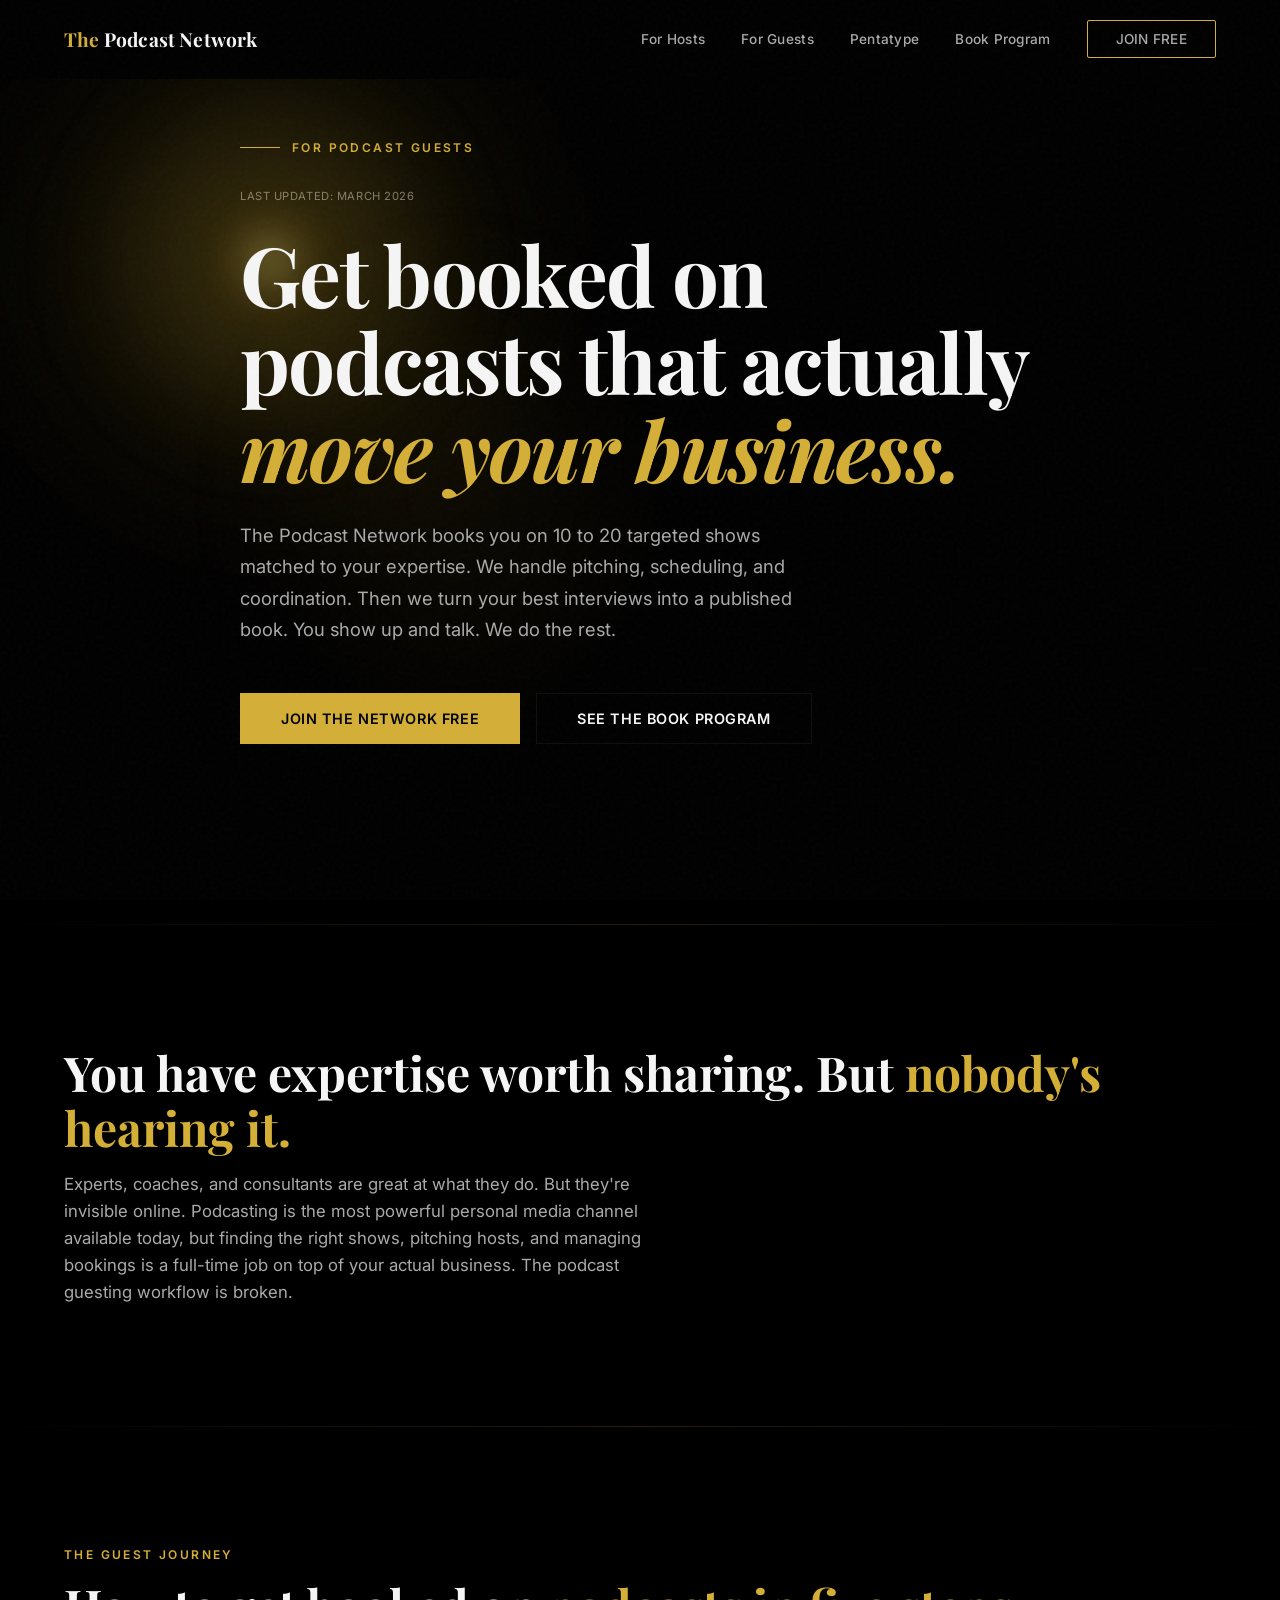
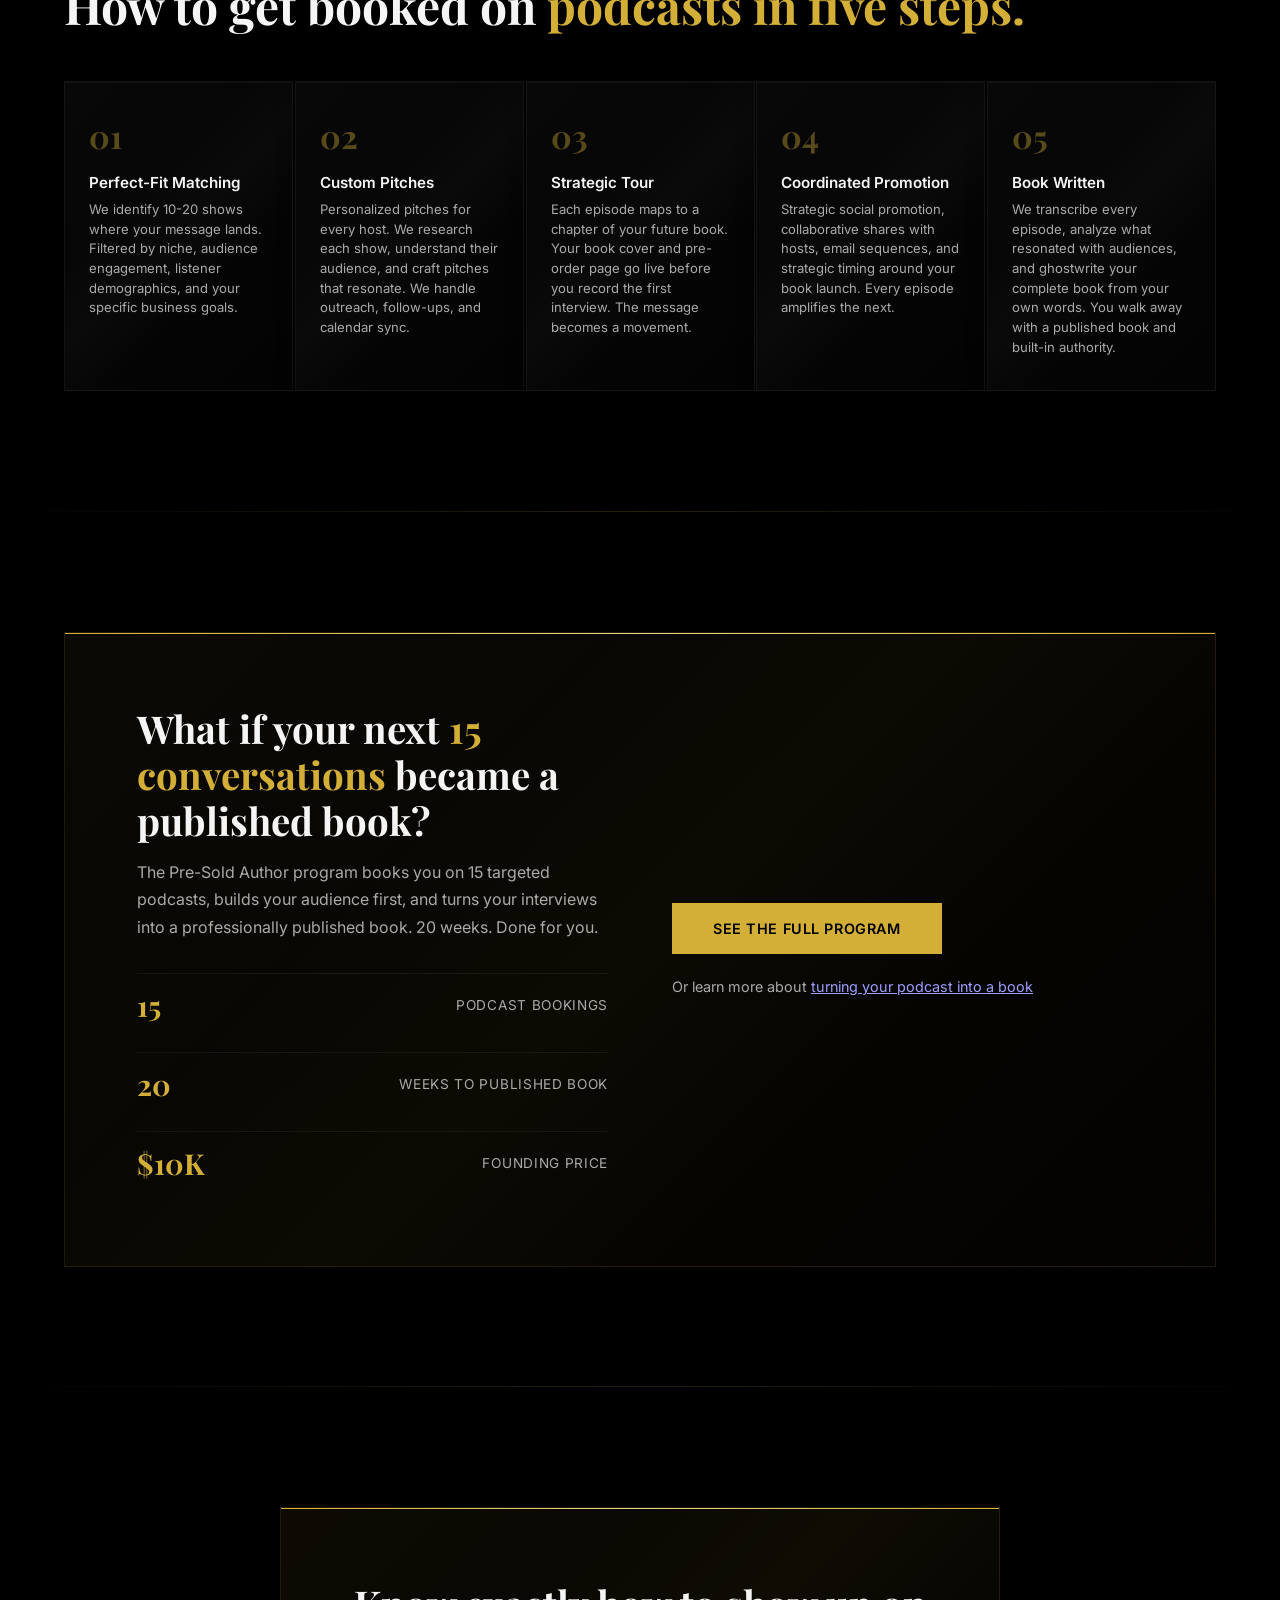
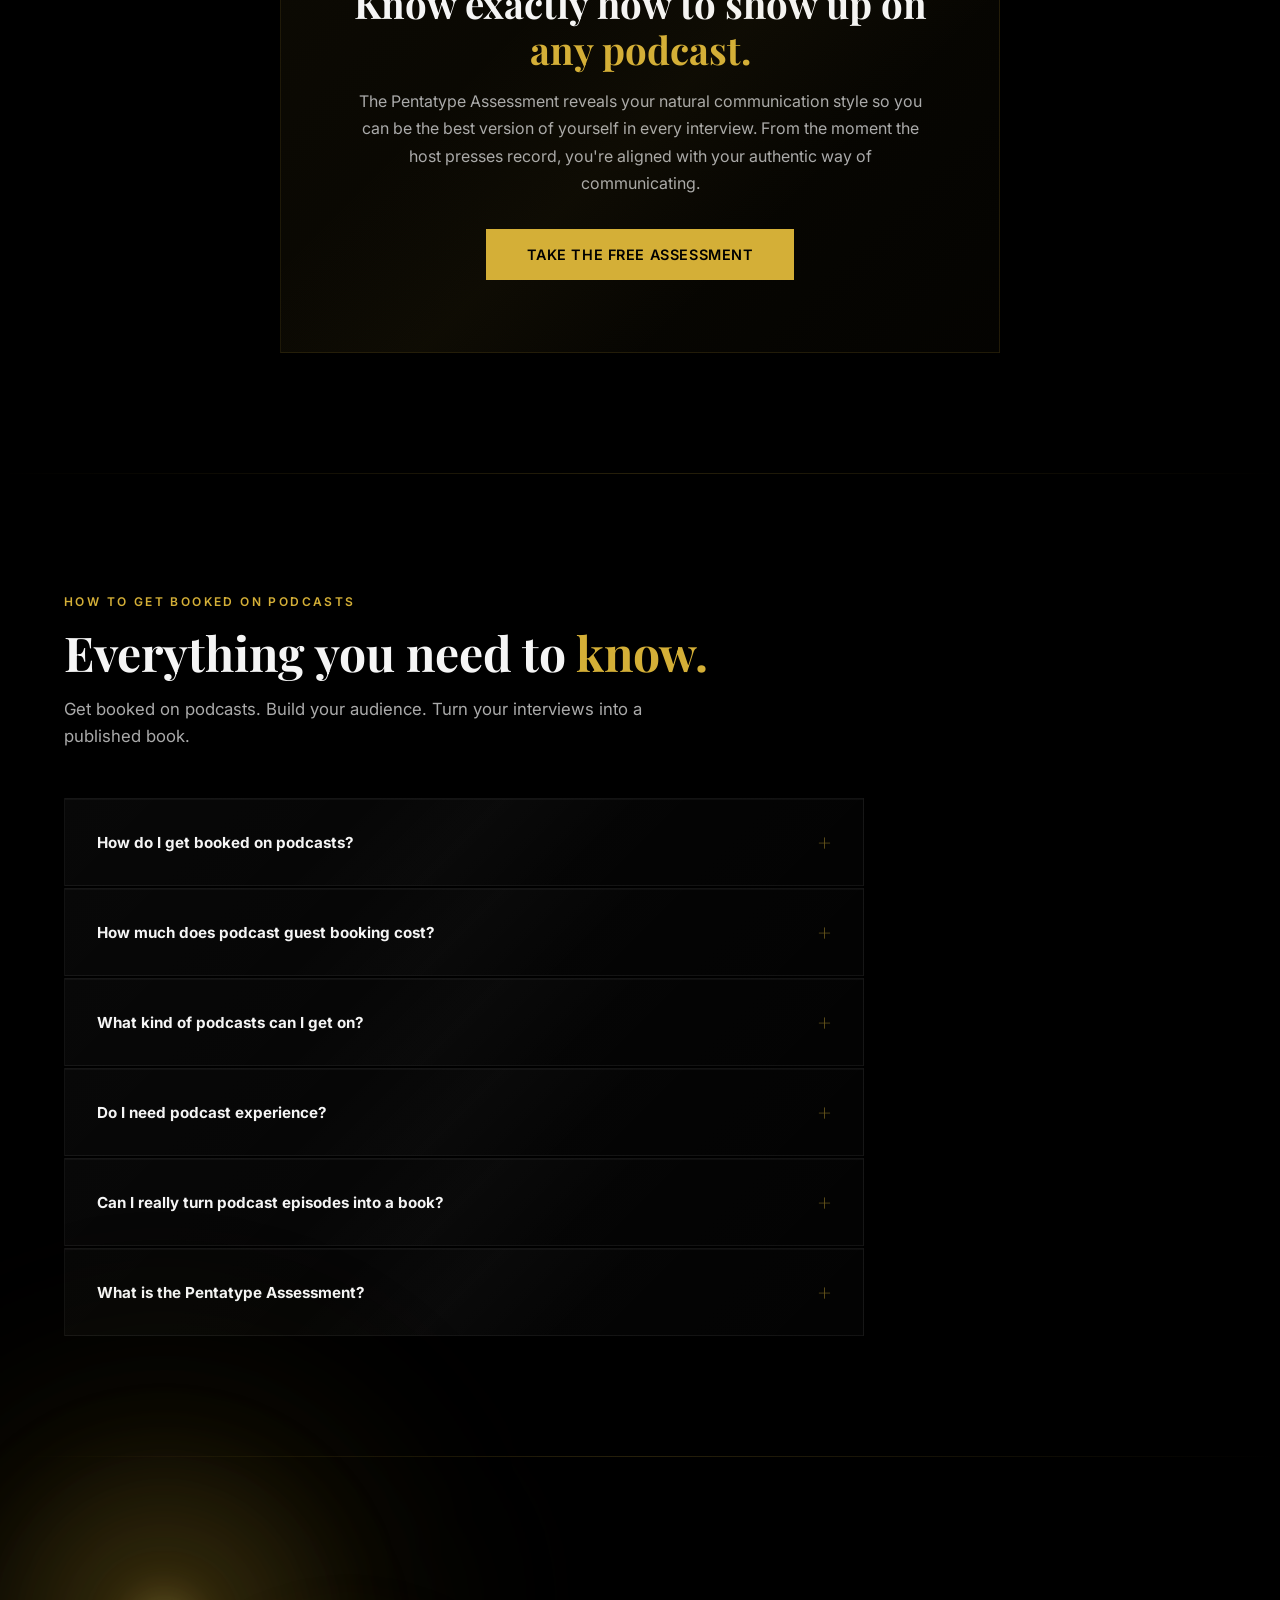
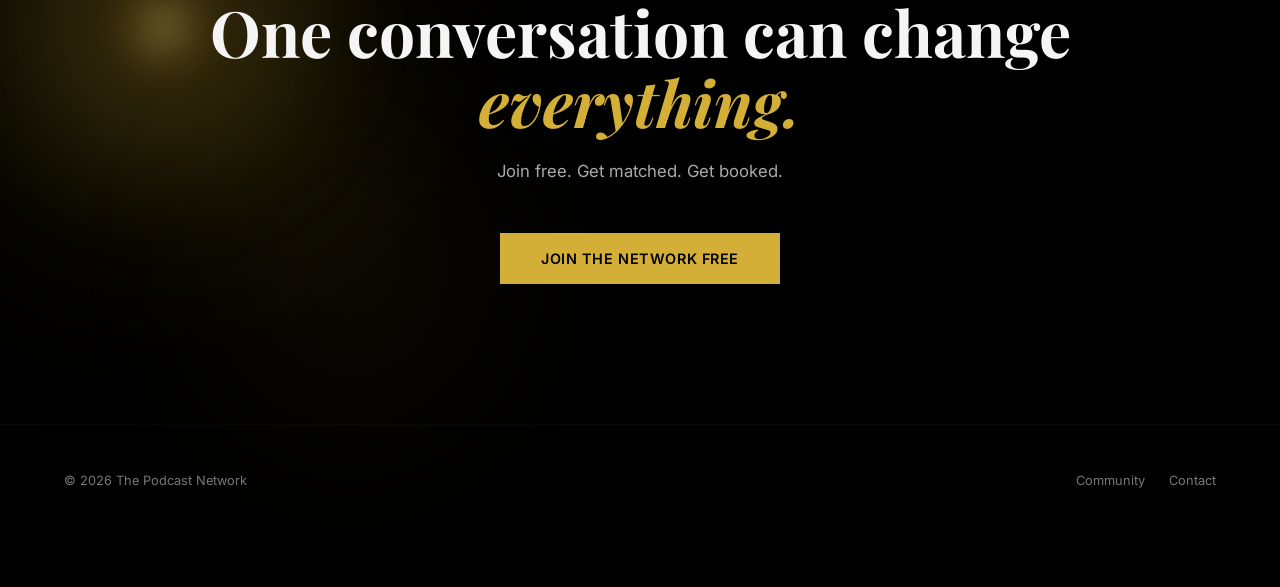
<file: for-guests.html>
<!DOCTYPE html>
<html lang="en">
<head>
<meta charset="UTF-8">
<meta name="viewport" content="width=device-width, initial-scale=1.0">
<title>Get Booked on Podcasts | Podcast Guest Booking | The Podcast Network</title>
<meta name="description" content="Get booked on targeted podcasts that reach your ideal audience. The Podcast Network handles pitching, scheduling, and coordination. Turn your interviews into a published book.">
<meta name="robots" content="index, follow, max-snippet:-1, max-image-preview:large">
<meta name="author" content="The Podcast Network">
<meta name="theme-color" content="#000000">
<meta name="color-scheme" content="dark">
<link rel="canonical" href="https://podcastnetwork.org/for-guests.html">
<link rel="icon" href="/favicon.ico" sizes="any">
<link rel="icon" href="/favicon.svg" type="image/svg+xml">
<link rel="apple-touch-icon" href="/apple-touch-icon.png">

<!-- Open Graph -->
<meta property="og:type" content="website">
<meta property="og:url" content="https://podcastnetwork.org/for-guests.html">
<meta property="og:title" content="Get Booked on Podcasts | The Podcast Network">
<meta property="og:description" content="Get booked on targeted podcasts matched to your expertise. The Podcast Network handles pitching, scheduling, and coordination. Then we turn your interviews into a published book.">
<meta property="og:site_name" content="The Podcast Network">
<meta property="og:locale" content="en_US">
<meta property="og:image" content="https://podcastnetwork.org/og-image.png">
<meta property="og:image:width" content="1200">
<meta property="og:image:height" content="630">

<!-- Twitter Card -->
<meta name="twitter:card" content="summary_large_image">
<meta name="twitter:title" content="Get Booked on Podcasts | The Podcast Network">
<meta name="twitter:description" content="Get booked on targeted podcasts that reach your ideal audience. The Podcast Network handles everything from pitching to scheduling.">
<meta name="twitter:image" content="https://podcastnetwork.org/og-image.png">

<!-- Structured Data: FAQPage -->
<script type="application/ld+json">
{
  "@context":"https://schema.org",
  "@type":"FAQPage",
  "mainEntity":[
    {"@type":"Question","name":"How do I get booked on podcasts?","acceptedAnswer":{"@type":"Answer","text":"The Podcast Network matches you with 10-20 shows where your message lands, filtered by niche, audience, and your goals. We identify perfect-fit podcasts, write personalized pitches for each host, handle outreach and follow-ups, coordinate your calendar, and manage all the logistics. You just show up and talk. We do the rest."}},
    {"@type":"Question","name":"How much does podcast guest booking cost?","acceptedAnswer":{"@type":"Answer","text":"The free community is completely free. The Pre-Sold Author program (15 podcast bookings plus a professionally published book) starts at $10,000 for founding members. Comparable services: Scribe Media charges $30,000+. We handle full orchestration, pitching, booking, coordination, interview transcription, ghostwriting, editing, design, and publishing."}},
    {"@type":"Question","name":"What kind of podcasts can I get on?","acceptedAnswer":{"@type":"Answer","text":"Shows matched to your niche, audience size, and business goals. We work with podcasts in tech, business, marketing, coaching, consulting, entrepreneurship, health, wellness, finance, and dozens of other categories. Whether you want shows with 5,000 listeners or 500,000, we match you to audiences where your message resonates."}},
    {"@type":"Question","name":"Do I need podcast experience?","acceptedAnswer":{"@type":"Answer","text":"No. We handle all pitching, scheduling, and coordination. If you've never been on a podcast before, we can guide you through preparation, talking points, and how to show up as your best self on the mic. Our Pre-Sold Author program includes interview prep so you're confident and articulate on every show."}},
    {"@type":"Question","name":"Can I really turn podcast episodes into a book?","acceptedAnswer":{"@type":"Answer","text":"Yes. The Pre-Sold Author program transcribes every interview, analyzes what resonated with audiences, and ghostwrites the manuscript in your voice. The book is professionally edited, designed with a custom cover, and published through distribution channels that put it on Amazon, bookstore shelves, and other retail outlets. You walk away with a published book and a built-in audience."}},
    {"@type":"Question","name":"What is the Pentatype Assessment?","acceptedAnswer":{"@type":"Answer","text":"A psychometrically validated communication style assessment that measures five dimensions: Connection, Structure, Conviction, Discovery, and Meaning. It identifies your Core communication type from a 25-type matrix. Understanding your Pentatype helps you show up authentically in every interview and gives hosts insight into your unique value. The assessment takes four minutes and the full profile costs $149."}}
  ]
}
</script>

<!-- Structured Data: Organization -->
<script type="application/ld+json">
{
  "@context":"https://schema.org",
  "@type":"Organization",
  "name":"The Podcast Network",
  "url":"https://podcastnetwork.org",
  "description":"Get booked on targeted podcasts matched to your expertise. The Podcast Network handles pitching, scheduling, and coordination. Then we turn your interviews into a published book.",
  "sameAs":["https://www.skool.com/thepodcastnetwork"],
  "contactPoint":{"@type":"ContactPoint","email":"hello@podcastnetwork.org","contactType":"customer service"},
  "foundingDate":"2024",
  "knowsAbout":["podcast guest booking","podcasting","communication assessment","podcast production","book publishing"]
}
</script>

<link rel="preconnect" href="https://fonts.googleapis.com">
<link rel="preconnect" href="https://fonts.gstatic.com" crossorigin>
<link href="https://fonts.googleapis.com/css2?family=Inter:wght@400;500;600;700&family=Playfair+Display:ital,wght@0,700;1,400;1,500&display=swap" rel="stylesheet">
<link rel="stylesheet" href="styles.css">
<style>
/* ---- FOR-GUESTS-SPECIFIC: GLOW ---- */
.glow{position:absolute;border-radius:50%;filter:blur(150px);pointer-events:none}
.glow.gold-glow{background:rgba(212,175,55,.06);width:600px;height:600px}
.glow.white-glow{background:rgba(255,255,255,.02);width:500px;height:500px}

/* ---- FOR-GUESTS-SPECIFIC: HERO ---- */
.hero{min-height:100vh;display:flex;align-items:center;position:relative;padding:140px 0 100px;overflow:clip;background:var(--bg);contain:paint;clip-path:inset(0);isolation:isolate}
.hero-h1-wrap{position:relative}
.hero-glow-wrap{position:absolute;top:-420px;left:-420px;width:900px;height:900px;z-index:0;pointer-events:none}
.hero-content{max-width:800px;position:relative;z-index:2}
.hero-eyebrow{font-size:.75rem;font-weight:600;letter-spacing:.2em;text-transform:uppercase;color:var(--gold);margin-bottom:32px;display:flex;align-items:center;gap:12px}
.hero-eyebrow::before{content:'';width:40px;height:1px;background:var(--gold)}
.hero h1{font-family:var(--font-display);font-size:clamp(3rem,6.5vw,5.5rem);font-weight:700;line-height:1.05;letter-spacing:-.02em;margin-bottom:28px}
.hero h1 em{font-style:italic;color:var(--gold)}
.hero p{font-size:1.15rem;color:var(--text2);line-height:1.7;max-width:580px;margin-bottom:48px}
.hero-ctas{display:flex;gap:16px;flex-wrap:wrap;margin-bottom:80px}
.hero-stats{display:flex;gap:64px}
.hero-stat .number{font-family:var(--font-display);font-size:2.4rem;font-weight:700;color:var(--gold)}
.hero-stat .label{font-size:.8rem;color:var(--text3);margin-top:4px;letter-spacing:.05em;text-transform:uppercase}

/* ---- FOR-GUESTS-SPECIFIC: PROBLEM SECTION ---- */
.problem-section{padding:120px 0;position:relative}
.problem-section h2{font-family:var(--font-display);font-size:clamp(2rem,4vw,3rem);font-weight:700;margin-bottom:16px;line-height:1.15}
.problem-section .section-sub{color:var(--text2);font-size:1.05rem;line-height:1.6;max-width:600px;margin-bottom:0}

/* ---- FOR-GUESTS-SPECIFIC: JOURNEY GRID ---- */
.journey-section{padding:120px 0;position:relative}
.journey-section h2{font-family:var(--font-display);font-size:clamp(2rem,4vw,3rem);font-weight:700;margin-bottom:16px;line-height:1.15}
.journey-grid{display:grid;grid-template-columns:repeat(5,1fr);gap:2px;margin-top:48px}
.journey-step{background:linear-gradient(135deg,rgba(255,255,255,.03),rgba(255,255,255,.01));backdrop-filter:blur(16px);-webkit-backdrop-filter:blur(16px);border:1px solid rgba(255,255,255,.06);padding:32px 24px;position:relative;transition:all .3s;box-shadow:inset 0 1px 0 rgba(255,255,255,.04),0 4px 20px rgba(0,0,0,.2);overflow:hidden}
.journey-step::after{content:'';position:absolute;top:-50%;left:-50%;width:200%;height:200%;background:linear-gradient(135deg,transparent 42%,rgba(255,255,255,.02) 50%,transparent 58%);pointer-events:none}
.journey-step:hover{background:linear-gradient(135deg,rgba(255,255,255,.05),rgba(255,255,255,.02));border-color:rgba(255,255,255,.1)}
.journey-step .step-num{font-family:var(--font-display);font-size:2rem;font-weight:700;color:var(--gold);opacity:.4;margin-bottom:16px;display:block}
.journey-step h4{font-size:.95rem;font-weight:600;margin-bottom:8px}
.journey-step p{font-size:.82rem;color:var(--text2);line-height:1.5}

/* ---- FOR-GUESTS-SPECIFIC: PRE-SOLD AUTHOR CTA ---- */
.pre-sold-cta{padding:120px 0;position:relative}
.pre-sold-banner{border:1px solid rgba(212,175,55,.12);background:linear-gradient(135deg,rgba(212,175,55,.05),rgba(212,175,55,.015));backdrop-filter:blur(20px);-webkit-backdrop-filter:blur(20px);padding:72px;position:relative;overflow:hidden;box-shadow:inset 0 1px 0 rgba(212,175,55,.08),0 8px 40px rgba(0,0,0,.25)}
.pre-sold-banner::after{content:'';position:absolute;top:-50%;left:-50%;width:200%;height:200%;background:linear-gradient(135deg,transparent 40%,rgba(212,175,55,.025) 50%,transparent 60%);pointer-events:none}
.pre-sold-banner::before{content:'';position:absolute;top:0;left:0;right:0;height:1px;background:var(--gradient-gold)}
.pre-sold-layout{display:grid;grid-template-columns:1fr 1fr;gap:64px;align-items:center}
.pre-sold-text h2{font-family:var(--font-display);font-size:clamp(1.8rem,3vw,2.4rem);font-weight:700;margin-bottom:16px;line-height:1.2}
.pre-sold-text p{color:var(--text2);font-size:1rem;line-height:1.7;margin-bottom:32px}
.pre-sold-stats{display:flex;flex-direction:column;gap:16px}
.pre-sold-stat{display:flex;justify-content:space-between;align-items:center;padding:12px 0;border-top:1px solid var(--border)}
.pre-sold-stat .stat-number{font-family:var(--font-display);font-size:1.8rem;font-weight:700;color:var(--gold)}
.pre-sold-stat .stat-label{font-size:.85rem;color:var(--text2);letter-spacing:.05em;text-transform:uppercase}

/* ---- FOR-GUESTS-SPECIFIC: PENTATYPE CTA ---- */
.penta-cta-section{padding:120px 0;position:relative}
.penta-cta-box{background:linear-gradient(135deg,rgba(212,175,55,.06),rgba(212,175,55,.02));backdrop-filter:blur(20px);-webkit-backdrop-filter:blur(20px);border:1px solid rgba(212,175,55,.12);padding:72px;position:relative;overflow:hidden;max-width:720px;margin:0 auto;text-align:center;box-shadow:inset 0 1px 0 rgba(212,175,55,.08),0 8px 32px rgba(0,0,0,.25)}
.penta-cta-box::after{content:'';position:absolute;top:-50%;left:-50%;width:200%;height:200%;background:linear-gradient(135deg,transparent 40%,rgba(212,175,55,.03) 50%,transparent 60%);pointer-events:none}
.penta-cta-box::before{content:'';position:absolute;top:0;left:0;right:0;height:1px;background:var(--gradient-gold)}
.penta-cta-box h2{font-family:var(--font-display);font-size:clamp(1.8rem,3vw,2.4rem);font-weight:700;margin-bottom:16px;line-height:1.2}
.penta-cta-box p{color:var(--text2);font-size:1rem;line-height:1.7;margin-bottom:32px}
.penta-cta-box .btn{position:relative;z-index:1}

/* ---- FOR-GUESTS-SPECIFIC: FAQ ---- */
.faq-section{padding:120px 0}
.faq-section h2{font-family:var(--font-display);font-size:clamp(2rem,4vw,3rem);font-weight:700;margin-bottom:16px;line-height:1.15}
.faq-section .section-sub{color:var(--text2);font-size:1.05rem;line-height:1.6;max-width:600px;margin-bottom:48px}
.faq-grid{display:flex;flex-direction:column;gap:2px;max-width:800px}
.faq-item{background:linear-gradient(135deg,rgba(255,255,255,.03),rgba(255,255,255,.01));backdrop-filter:blur(16px);-webkit-backdrop-filter:blur(16px);border:1px solid rgba(255,255,255,.06);padding:0;transition:all .3s;box-shadow:inset 0 1px 0 rgba(255,255,255,.04);overflow:hidden;position:relative}
.faq-item::after{content:'';position:absolute;top:-50%;left:-50%;width:200%;height:200%;background:linear-gradient(135deg,transparent 42%,rgba(255,255,255,.02) 50%,transparent 58%);pointer-events:none}
.faq-item summary{padding:28px 32px;font-size:.95rem;font-weight:600;cursor:pointer;list-style:none;display:flex;align-items:center;justify-content:space-between;gap:16px;transition:color .3s}
.faq-item summary::-webkit-details-marker{display:none}
.faq-item summary::after{content:'+';font-family:var(--font-display);font-size:1.4rem;color:var(--gold);opacity:.5;transition:transform .3s,opacity .3s;flex-shrink:0}
.faq-item[open] summary::after{content:'';transform:rotate(45deg);opacity:.8}
.faq-item[open] summary{color:var(--gold)}
.faq-item p{padding:0 32px 28px;font-size:.9rem;color:var(--text2);line-height:1.7}
.faq-item:hover{background:linear-gradient(135deg,rgba(255,255,255,.05),rgba(255,255,255,.02));border-color:rgba(255,255,255,.1)}

/* ---- RESPONSIVE ---- */
@media(max-width:1000px){
  .journey-grid{grid-template-columns:repeat(3,1fr)}
  .pre-sold-layout{grid-template-columns:1fr}
  .hero-stats{flex-direction:column;gap:32px}
}

@media(max-width:640px){
  .journey-grid{grid-template-columns:repeat(2,1fr)}
  .pre-sold-banner{padding:48px}
  .penta-cta-box{padding:48px}
  .pre-sold-stat{flex-direction:column;text-align:center;gap:8px}
  .hero-eyebrow{flex-direction:column;align-items:flex-start;gap:0}
  .hero-eyebrow::before{display:none}
}
</style>
</head>
<body>

<a href="#main-content" class="skip-link">Skip to main content</a>

<!-- NAV -->
<header>
<nav>
  <div class="container">
    <a href="/" class="nav-logo"><span>The</span> Podcast Network</a>
    <div class="nav-links">
      <a href="/for-hosts.html">For Hosts</a>
      <a href="/for-guests.html">For Guests</a>
      <a href="/#pentatype">Pentatype</a>
      <a href="/pre-sold-author.html">Book Program</a>
      <a href="https://www.skool.com/thepodcastnetwork/about" target="_blank" rel="noopener" class="nav-cta">Join Free</a>
    </div>
    <button class="mobile-menu-toggle" aria-label="Menu">
      <svg viewBox="0 0 24 24" fill="none" stroke="currentColor" stroke-width="2"><line x1="3" y1="6" x2="21" y2="6"/><line x1="3" y1="12" x2="21" y2="12"/><line x1="3" y1="18" x2="21" y2="18"/></svg>
    </button>
  </div>
</nav>
</header>

<main id="main-content">

<!-- HERO -->
<section class="hero">
  <div class="container">
    <div class="hero-content">
      <div class="hero-eyebrow reveal">FOR PODCAST GUESTS</div>
      <p style="font-size:.7rem;color:var(--text3);letter-spacing:.05em;text-transform:uppercase;margin-bottom:24px">Last Updated: March 2026</p>
      <div class="hero-h1-wrap">
        <div class="hero-glow-wrap">
          <div class="sun-rays"></div>
          <div class="sun-outer"></div>
          <div class="sun-inner"></div>
          <div class="sun-core"></div>
          <div class="sun-warmth"></div>
        </div>
        <h1 class="reveal reveal-d1">Get booked on podcasts that actually <em>move your business.</em></h1>
      </div>
      <p class="reveal reveal-d2">The Podcast Network books you on 10 to 20 targeted shows matched to your expertise. We handle pitching, scheduling, and coordination. Then we turn your best interviews into a published book. You show up and talk. We do the rest.</p>
      <div class="hero-ctas reveal reveal-d3">
        <a href="https://www.skool.com/thepodcastnetwork/about" target="_blank" rel="noopener" class="btn btn-gold">Join the Network Free</a>
        <a href="/pre-sold-author.html" class="btn btn-outline">See the Book Program</a>
      </div>
    </div>
  </div>
</section>

<div class="gold-line"></div>

<!-- PROBLEM SECTION -->
<section class="problem-section">
  <div class="container">
    <div class="reveal">
      <h2>You have expertise worth sharing. But <span class="gold">nobody's hearing it.</span></h2>
      <p class="section-sub">Experts, coaches, and consultants are great at what they do. But they're invisible online. Podcasting is the most powerful personal media channel available today, but finding the right shows, pitching hosts, and managing bookings is a full-time job on top of your actual business. The podcast guesting workflow is broken.</p>
    </div>
  </div>
</section>

<div class="gold-line"></div>

<!-- JOURNEY SECTION -->
<section class="journey-section" id="journey">
  <div class="container">
    <div class="reveal">
      <div class="section-eyebrow">The Guest Journey</div>
      <h2>How to get booked on <span class="gold">podcasts in five steps.</span></h2>
    </div>

    <div class="journey-grid">
      <div class="journey-step reveal">
        <span class="step-num">01</span>
        <h4>Perfect-Fit Matching</h4>
        <p>We identify 10-20 shows where your message lands. Filtered by niche, audience engagement, listener demographics, and your specific business goals.</p>
      </div>
      <div class="journey-step reveal reveal-d1">
        <span class="step-num">02</span>
        <h4>Custom Pitches</h4>
        <p>Personalized pitches for every host. We research each show, understand their audience, and craft pitches that resonate. We handle outreach, follow-ups, and calendar sync.</p>
      </div>
      <div class="journey-step reveal reveal-d2">
        <span class="step-num">03</span>
        <h4>Strategic Tour</h4>
        <p>Each episode maps to a chapter of your future book. Your book cover and pre-order page go live before you record the first interview. The message becomes a movement.</p>
      </div>
      <div class="journey-step reveal reveal-d3">
        <span class="step-num">04</span>
        <h4>Coordinated Promotion</h4>
        <p>Strategic social promotion, collaborative shares with hosts, email sequences, and strategic timing around your book launch. Every episode amplifies the next.</p>
      </div>
      <div class="journey-step reveal reveal-d4">
        <span class="step-num">05</span>
        <h4>Book Written</h4>
        <p>We transcribe every episode, analyze what resonated with audiences, and ghostwrite your complete book from your own words. You walk away with a published book and built-in authority.</p>
      </div>
    </div>
  </div>
</section>

<div class="gold-line"></div>

<!-- PRE-SOLD AUTHOR CTA -->
<section class="pre-sold-cta">
  <div class="container">
    <div class="pre-sold-banner reveal">
      <div class="pre-sold-layout">
        <div class="pre-sold-text">
          <h2>What if your next <span class="gold">15 conversations</span> became a published book?</h2>
          <p>The Pre-Sold Author program books you on 15 targeted podcasts, builds your audience first, and turns your interviews into a professionally published book. 20 weeks. Done for you.</p>
          <div class="pre-sold-stats">
            <div class="pre-sold-stat">
              <span class="stat-number">15</span>
              <span class="stat-label">Podcast Bookings</span>
            </div>
            <div class="pre-sold-stat">
              <span class="stat-number">20</span>
              <span class="stat-label">Weeks to Published Book</span>
            </div>
            <div class="pre-sold-stat">
              <span class="stat-number">$10K</span>
              <span class="stat-label">Founding Price</span>
            </div>
          </div>
        </div>
        <div style="position:relative;z-index:1">
          <a href="/pre-sold-author.html" class="btn btn-gold">See the Full Program</a>
          <p style="margin-top:24px;font-size:.9rem;color:var(--text2)">Or learn more about <a href="/how-to-turn-podcast-into-book.html">turning your podcast into a book</a></p>
        </div>
      </div>
    </div>
  </div>
</section>

<div class="gold-line"></div>

<!-- PENTATYPE CTA SECTION -->
<section class="penta-cta-section" id="pentatype">
  <div class="container">
    <div class="penta-cta-box reveal">
      <h2>Know exactly how to show up on <span class="gold">any podcast.</span></h2>
      <p>The Pentatype Assessment reveals your natural communication style so you can be the best version of yourself in every interview. From the moment the host presses record, you're aligned with your authentic way of communicating.</p>
      <a href="/#assessment" class="btn btn-gold">Take the Free Assessment</a>
    </div>
  </div>
</section>

<div class="gold-line"></div>

<!-- FAQ SECTION -->
<section class="faq-section" id="faq">
  <div class="container">
    <div class="reveal">
      <div class="section-eyebrow">How to Get Booked on Podcasts</div>
      <h2>Everything you need to <span class="gold">know.</span></h2>
      <p class="section-sub">Get booked on podcasts. Build your audience. Turn your interviews into a published book.</p>
    </div>

    <div class="faq-grid">
      <details class="faq-item reveal">
        <summary><strong>How do I get booked on podcasts?</strong></summary>
        <p>The Podcast Network matches you with 10-20 shows where your message lands. We identify perfect-fit podcasts filtered by niche, audience engagement, and your business goals. We then write personalized pitches for each host, handle outreach and follow-ups, and manage calendar coordination. You prepare your talking points, show up on the call, and talk about your expertise. We handle all the logistics and logistics that make the difference between a dream and a booking.</p>
      </details>

      <details class="faq-item reveal reveal-d1">
        <summary><strong>How much does podcast guest booking cost?</strong></summary>
        <p>The free community access is completely free. You get guest request boards, host-guest matching, and access to our automation guides. The Pre-Sold Author program (15 podcast bookings plus a professionally published book with ghostwriting, editing, cover design, and publishing) starts at $10,000 for founding members. Comparable services: Scribe Media charges $30,000+ for book writing alone; selfpublishing.com charges $7,000 just for design. We handle full orchestration including podcast booking, pitching, interview preparation, coordination, transcription, ghostwriting, editing, design, and publishing.</p>
      </details>

      <details class="faq-item reveal reveal-d2">
        <summary><strong>What kind of podcasts can I get on?</strong></summary>
        <p>Shows matched to your niche, audience size, and business goals. We work with podcasts in tech, business, marketing, sales, leadership, coaching, consulting, entrepreneurship, health, wellness, fitness, nutrition, finance, investing, real estate, e-commerce, and dozens of other categories. Whether you want shows with 5,000 listeners or 500,000, we match you to audiences where your message lands and creates genuine interest. Learn more in our complete guide: <a href="/how-to-get-booked-on-podcasts.html">How to Get Booked on Podcasts</a></p>
      </details>

      <details class="faq-item reveal reveal-d3">
        <summary><strong>Do I need podcast experience?</strong></summary>
        <p>No. We handle all pitching, scheduling, and coordination. If you've never been on a podcast before, that's fine. We can guide you through interview preparation, talk about structuring your talking points, and show you how to show up authentically on the mic. Our Pre-Sold Author program includes personalized interview prep so you're confident, articulate, and compelling on every show.</p>
      </details>

      <details class="faq-item reveal">
        <summary><strong>Can I really turn podcast episodes into a book?</strong></summary>
        <p>Yes. The Pre-Sold Author program transcribes every interview, analyzes what resonated with audiences in the comments and engagement, and ghostwrites the manuscript in your voice. The book is professionally edited by a skilled editor who understands your message, designed with a custom cover, and published through distribution channels that put it on Amazon, bookstore shelves, and other retail outlets. You walk away with a published book, a built-in audience, and pre-order revenue.</p>
      </details>

      <details class="faq-item reveal reveal-d1">
        <summary><strong>What is the Pentatype Assessment?</strong></summary>
        <p>A psychometrically validated communication style assessment built on the Five-Dimension Model. It measures five dimensions: Connection (how you build relationships), Structure (how you organize information), Conviction (how you express opinions), Discovery (how you explore ideas), and Meaning (how you find purpose). Your Core determines your primary communication dimension and how you naturally think, while your Signal shapes how you express yourself to others. The assessment identifies your Psychological Frequency as a podcast guest and maps it to the audiences that resonate with you. The free assessment takes four minutes. The full profile with sub-type analysis, audience psychographics, and strategic recommendations costs $149.</p>
      </details>
    </div>
  </div>
</section>

<div class="gold-line"></div>

<!-- FINAL CTA -->
<section class="final-cta">
  <div class="container">
    <div class="cta-h2-wrap">
      <div class="cta-glow-wrap">
        <div class="sun-rays"></div>
        <div class="sun-outer"></div>
        <div class="sun-inner"></div>
        <div class="sun-core"></div>
        <div class="sun-warmth"></div>
      </div>
      <h2 class="reveal">One conversation can change <em>everything.</em></h2>
    </div>
    <p class="reveal reveal-d1">Join free. Get matched. Get booked.</p>
    <div class="reveal reveal-d2">
      <a href="https://www.skool.com/thepodcastnetwork/about" target="_blank" rel="noopener" class="btn btn-gold">Join the Network Free</a>
    </div>
  </div>
</section>

</main>

<!-- FOOTER -->
<footer role="contentinfo">
  <div class="container">
    <div class="footer-inner">
      <p>&copy; 2026 The Podcast Network</p>
      <div class="footer-links">
        <a href="https://www.skool.com/thepodcastnetwork/about" target="_blank" rel="noopener">Community</a>
        <a href="mailto:hello@podcastnetwork.org">Contact</a>
      </div>
    </div>
  </div>
</footer>

<noscript><style>.reveal{opacity:1;transform:none}</style></noscript>
<script>
const observer = new IntersectionObserver((entries) => {
  entries.forEach(entry => {
    if (entry.isIntersecting) entry.target.classList.add('visible');
  });
}, { threshold: 0.1, rootMargin: '0px 0px -40px 0px' });
document.querySelectorAll('.reveal').forEach(el => observer.observe(el));

const nav = document.getElementById('navbar');
window.addEventListener('scroll', () => {
  nav.classList.toggle('scrolled', window.scrollY > 60);
}, { passive: true });

document.querySelectorAll('a[href^="#"]').forEach(a => {
  a.addEventListener('click', e => {
    e.preventDefault();
    const t = document.querySelector(a.getAttribute('href'));
    if (t) t.scrollIntoView({ behavior: 'smooth', block: 'start' });
  });
});

// Mobile menu
const menuToggle = document.querySelector('.mobile-menu-toggle');
const navMenu = document.getElementById('nav-menu');
if (menuToggle && navMenu) {
  menuToggle.addEventListener('click', () => {
    const isOpen = navMenu.classList.toggle('open');
    menuToggle.setAttribute('aria-expanded', isOpen);
    menuToggle.setAttribute('aria-label', isOpen ? 'Close menu' : 'Open menu');
  });
  navMenu.querySelectorAll('a').forEach(link => {
    link.addEventListener('click', () => {
      navMenu.classList.remove('open');
      menuToggle.setAttribute('aria-expanded', 'false');
      menuToggle.setAttribute('aria-label', 'Open menu');
    });
  });
}
</script>

</body>
</html>
</file>
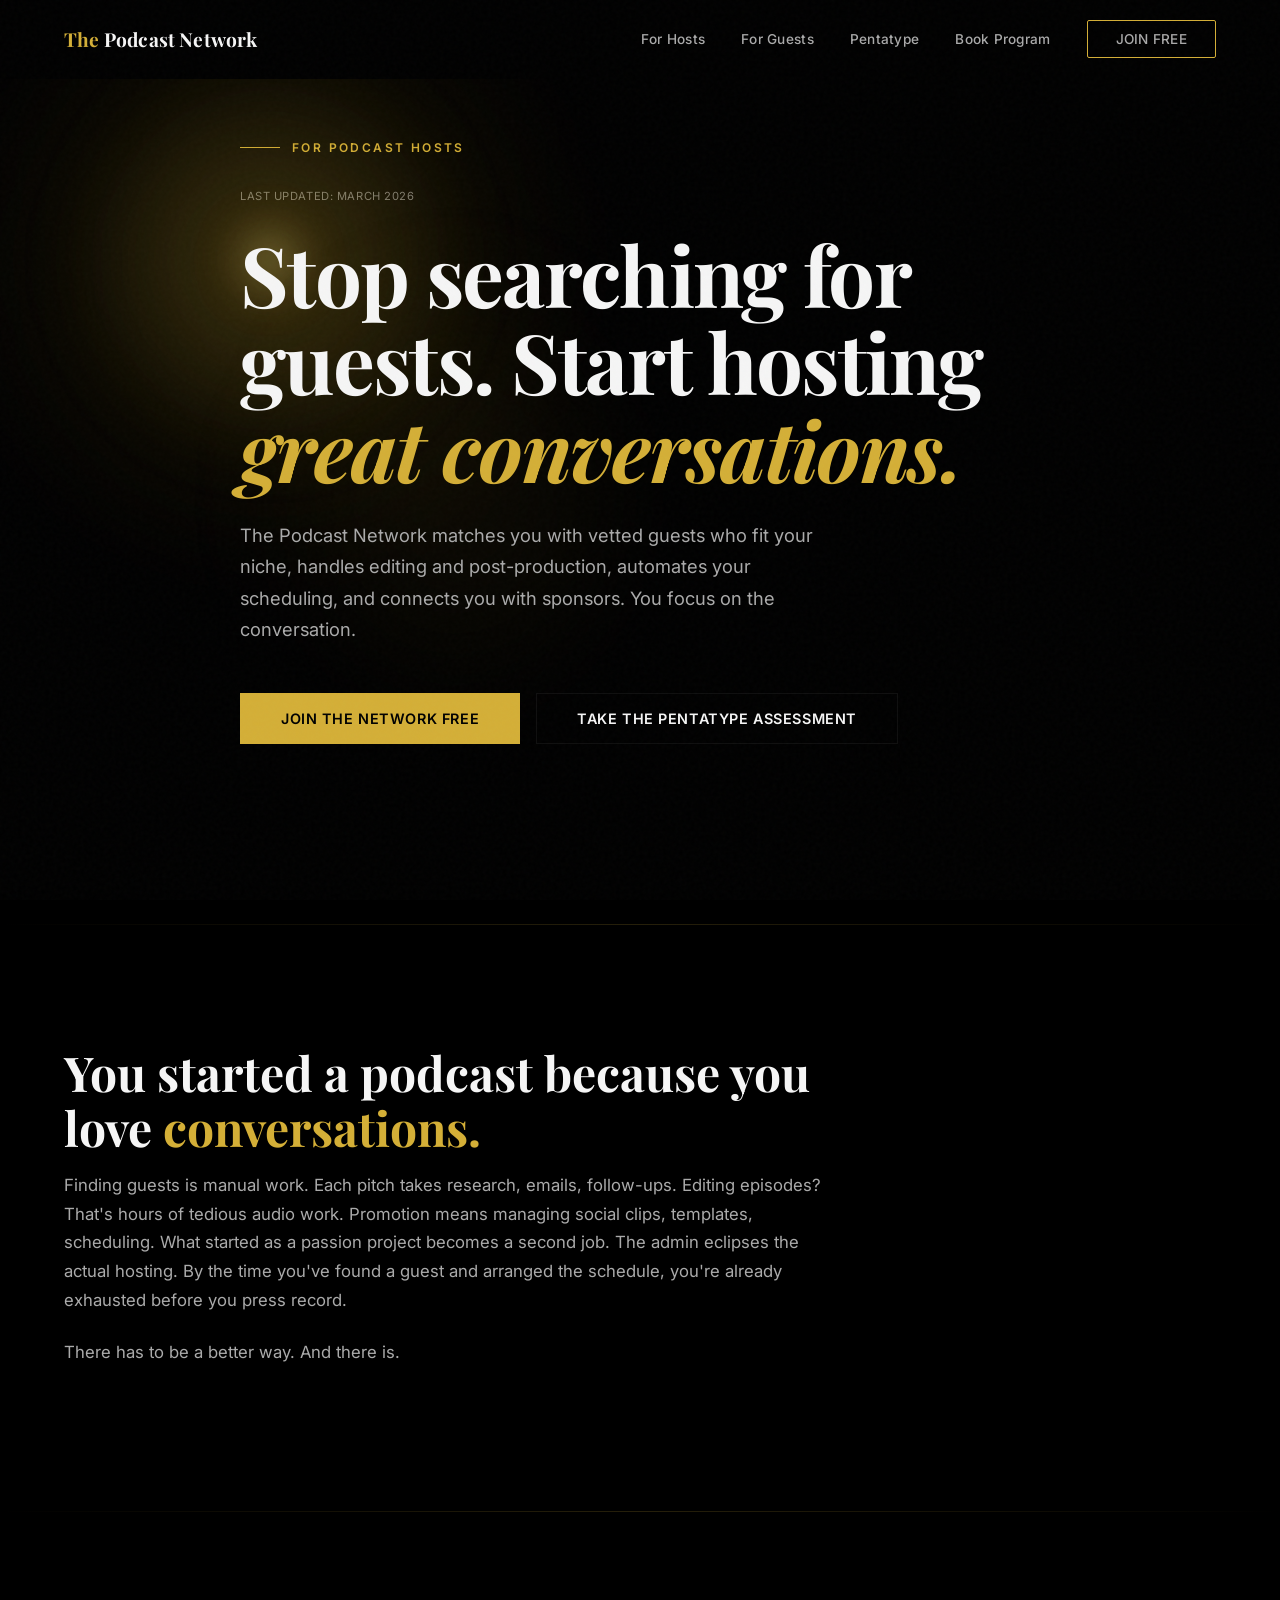
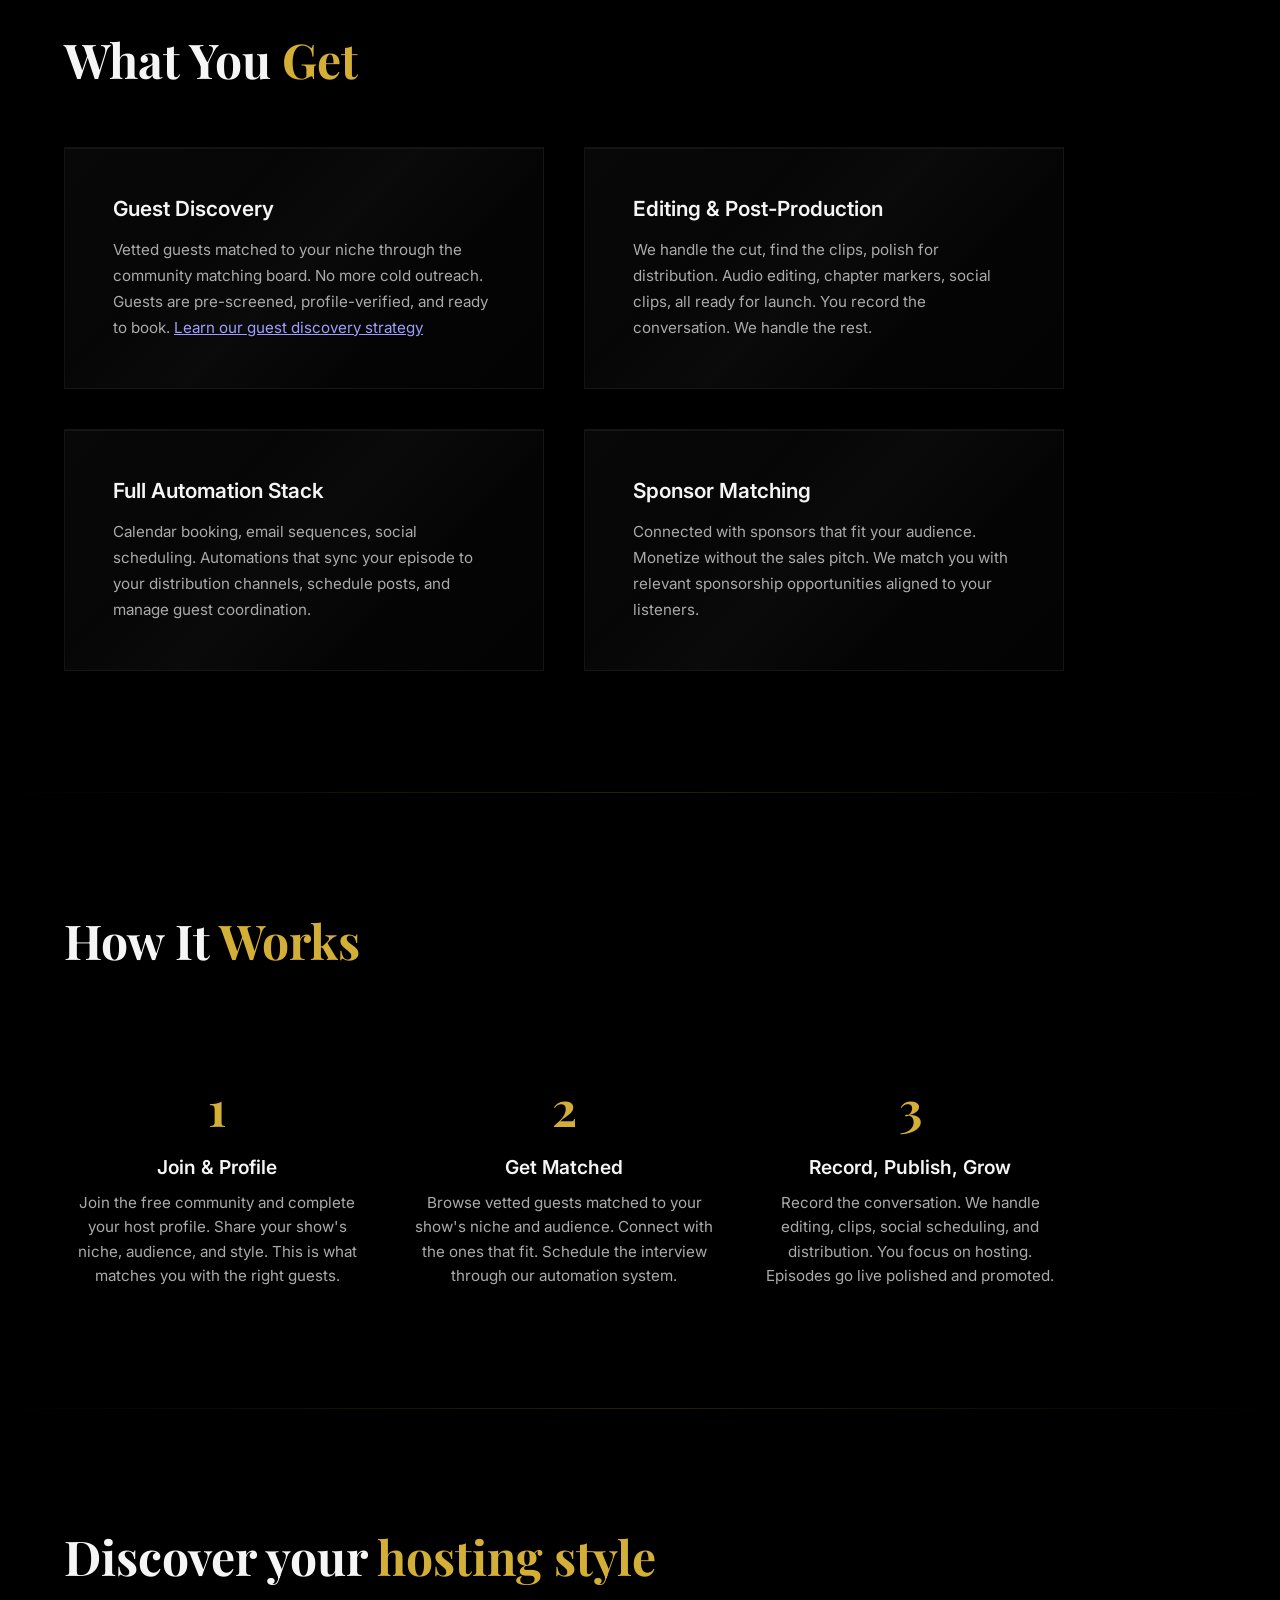
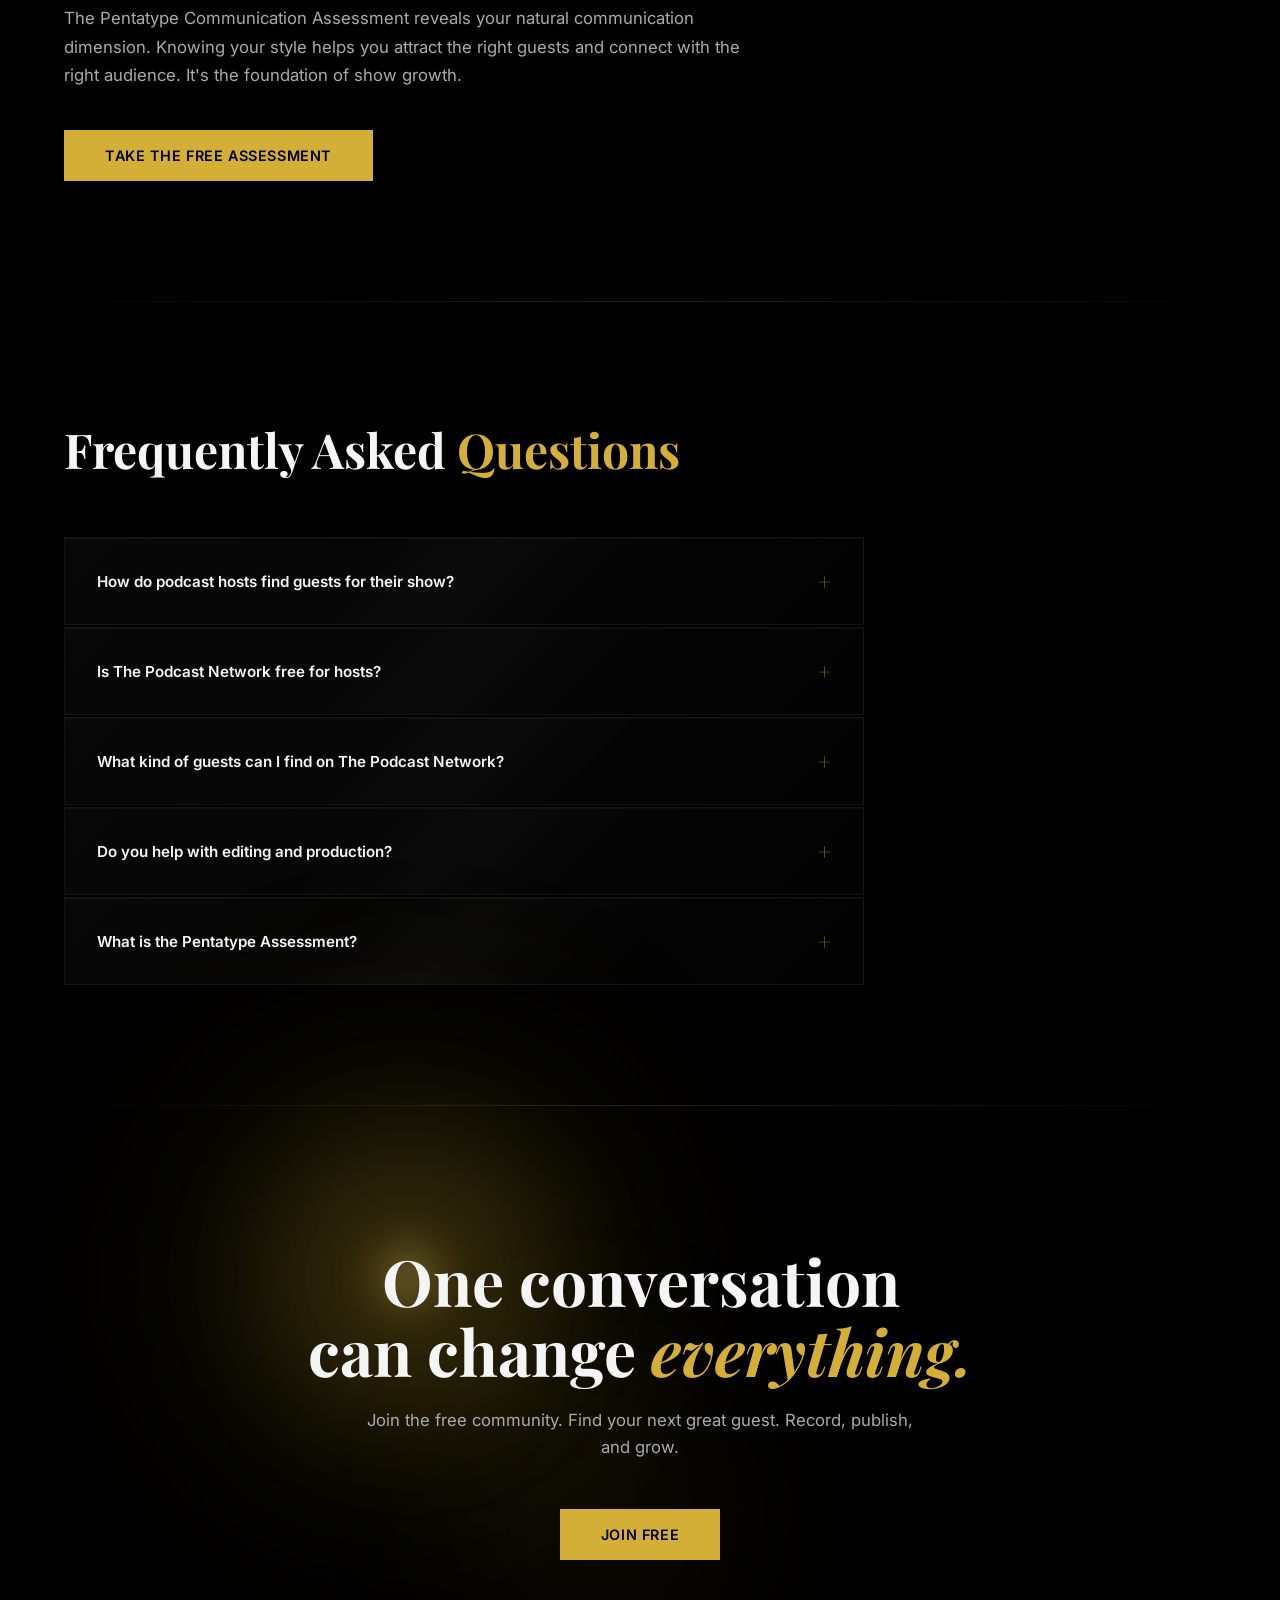
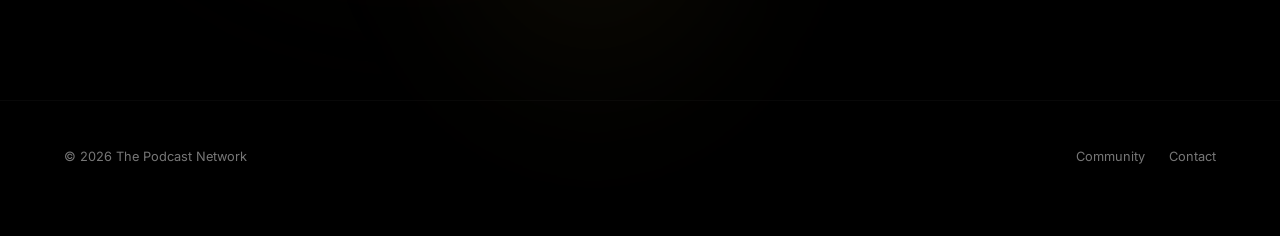
<file: for-hosts.html>
<!DOCTYPE html>
<html lang="en">
<head>
<meta charset="UTF-8">
<meta name="viewport" content="width=device-width, initial-scale=1.0">
<title>For Podcast Hosts | Find Vetted Guests for Your Show | The Podcast Network</title>
<meta name="description" content="The Podcast Network matches you with vetted podcast guests who fit your niche. Guest discovery, editing support, automation tools, and sponsor matching. Free to join.">
<meta name="robots" content="index, follow, max-snippet:-1, max-image-preview:large">
<meta name="author" content="The Podcast Network">
<meta name="theme-color" content="#000000">
<meta name="color-scheme" content="dark">
<link rel="canonical" href="https://podcastnetwork.org/for-hosts">
<link rel="icon" href="/favicon.ico" sizes="any">
<link rel="icon" href="/favicon.svg" type="image/svg+xml">
<link rel="apple-touch-icon" href="/apple-touch-icon.png">

<!-- Open Graph -->
<meta property="og:type" content="website">
<meta property="og:url" content="https://podcastnetwork.org/for-hosts">
<meta property="og:title" content="For Podcast Hosts | Find Vetted Guests for Your Show">
<meta property="og:description" content="The Podcast Network matches you with vetted podcast guests who fit your niche. Guest discovery, editing support, automation tools, and sponsor matching.">
<meta property="og:site_name" content="The Podcast Network">
<meta property="og:locale" content="en_US">
<meta property="og:image" content="https://podcastnetwork.org/og-image.png">
<meta property="og:image:width" content="1200">
<meta property="og:image:height" content="630">

<!-- Twitter Card -->
<meta name="twitter:card" content="summary_large_image">
<meta name="twitter:title" content="For Podcast Hosts | Find Vetted Guests for Your Show">
<meta name="twitter:description" content="Stop searching for guests. Find vetted podcast guests matched to your niche through The Podcast Network.">
<meta name="twitter:image" content="https://podcastnetwork.org/og-image.png">

<!-- Structured Data: Organization -->
<script type="application/ld+json">
{
  "@context":"https://schema.org",
  "@type":"Organization",
  "name":"The Podcast Network",
  "url":"https://podcastnetwork.org",
  "description":"The Podcast Network connects podcast hosts with vetted guests through community matching boards, provides editing and post-production support, automates scheduling, and connects hosts with sponsors.",
  "sameAs":["https://www.skool.com/thepodcastnetwork"],
  "contactPoint":{"@type":"ContactPoint","email":"hello@podcastnetwork.org","contactType":"customer service"}
}
</script>

<!-- Structured Data: FAQPage -->
<script type="application/ld+json">
{
  "@context":"https://schema.org",
  "@type":"FAQPage",
  "mainEntity":[
    {"@type":"Question","name":"How do podcast hosts find guests for their show?","acceptedAnswer":{"@type":"Answer","text":"The Podcast Network provides guest discovery through community matching boards where vetted guests are automatically matched to your niche based on your show's topic, audience, and content style. Hosts can browse available guests and connect directly through the platform. The community is free to join."}},
    {"@type":"Question","name":"Is The Podcast Network free for hosts?","acceptedAnswer":{"@type":"Answer","text":"Yes, the community is completely free to join for podcast hosts. You get access to the guest matching board, other hosts for collaboration, step-by-step automation guides, downloadable templates, and the Pentatype Communication Assessment preview. Standard and VIP members get additional editing and production support."}},
    {"@type":"Question","name":"What kind of guests can I find on The Podcast Network?","acceptedAnswer":{"@type":"Answer","text":"Our network includes entrepreneurs, coaches, consultants, speakers, authors, thought leaders, and subject matter experts across every industry. Each guest has completed their profile and the Pentatype Communication Assessment, so you know their communication style, expertise, and audience alignment before booking."}},
    {"@type":"Question","name":"Do you help with editing and production?","acceptedAnswer":{"@type":"Answer","text":"Yes. Standard and VIP members get access to editing support, including episode cut management, clip extraction for social media, audio polishing, and distribution optimization. We handle the technical production work so you can focus on hosting great conversations."}},
    {"@type":"Question","name":"What is the Pentatype Assessment?","acceptedAnswer":{"@type":"Answer","text":"The Pentatype Communication Assessment is a psychometrically validated assessment that reveals your natural communication style across five dimensions: Connection, Structure, Conviction, Discovery, and Meaning. It identifies your Core communication type and Signal, creating one of 25 distinct profiles. This helps you attract guests and audiences that align with your communication style. The free preview takes about 4 minutes; the full profile is $149."}}
  ]
}
</script>

<link rel="preconnect" href="https://fonts.googleapis.com">
<link rel="preconnect" href="https://fonts.gstatic.com" crossorigin>
<link href="https://fonts.googleapis.com/css2?family=Inter:wght@400;500;600;700&family=Playfair+Display:ital,wght@0,700;1,400;1,500&display=swap" rel="stylesheet">
<link rel="stylesheet" href="styles.css">
<style>
/* ---- FOR-HOSTS-SPECIFIC: GLOW ---- */
.glow{position:absolute;border-radius:50%;filter:blur(150px);pointer-events:none}
.glow.gold-glow{background:rgba(212,175,55,.06);width:600px;height:600px}
.glow.white-glow{background:rgba(255,255,255,.02);width:500px;height:500px}

/* ---- FOR-HOSTS-SPECIFIC: HERO ---- */
.hero{min-height:100vh;display:flex;align-items:center;position:relative;padding:140px 0 100px;overflow:clip;background:var(--bg);contain:paint;clip-path:inset(0);isolation:isolate}
.hero-h1-wrap{position:relative}
.hero-glow-wrap{position:absolute;top:-420px;left:-420px;width:900px;height:900px;z-index:0;pointer-events:none}
.hero-content{max-width:800px;position:relative;z-index:2}
.hero-eyebrow{font-size:.75rem;font-weight:600;letter-spacing:.2em;text-transform:uppercase;color:var(--gold);margin-bottom:32px;display:flex;align-items:center;gap:12px}
.hero-eyebrow::before{content:'';width:40px;height:1px;background:var(--gold)}
.hero h1{font-family:var(--font-display);font-size:clamp(3rem,6.5vw,5.5rem);font-weight:700;line-height:1.05;letter-spacing:-.02em;margin-bottom:28px}
.hero h1 em{font-style:italic;color:var(--gold)}
.hero p{font-size:1.15rem;color:var(--text2);line-height:1.7;max-width:580px;margin-bottom:48px}
.hero-ctas{display:flex;gap:16px;flex-wrap:wrap;margin-bottom:80px}

/* ---- FOR-HOSTS-SPECIFIC: PROBLEM ---- */
.hosts-problem{padding:120px 0;position:relative}
.hosts-problem h2{font-family:var(--font-display);font-size:clamp(2rem,4vw,3rem);font-weight:700;margin-bottom:16px;line-height:1.15}
.hosts-problem-content{max-width:760px}
.hosts-problem p{color:var(--text2);font-size:1.05rem;line-height:1.7;margin-bottom:24px}

/* ---- FOR-HOSTS-SPECIFIC: FEATURES GRID ---- */
.hosts-features{padding:120px 0;position:relative}
.hosts-features h2{font-family:var(--font-display);font-size:clamp(2rem,4vw,3rem);font-weight:700;margin-bottom:60px;line-height:1.15}
.features-grid{display:grid;grid-template-columns:repeat(2,1fr);gap:40px;max-width:1000px}
.feature-card{background:linear-gradient(135deg,rgba(255,255,255,.03),rgba(255,255,255,.01));backdrop-filter:blur(20px);-webkit-backdrop-filter:blur(20px);border:1px solid rgba(255,255,255,.06);padding:48px;position:relative;overflow:hidden;box-shadow:inset 0 1px 0 rgba(255,255,255,.05);transition:all .3s}
.feature-card::after{content:'';position:absolute;top:-50%;left:-50%;width:200%;height:200%;background:linear-gradient(135deg,transparent 40%,rgba(255,255,255,.02) 50%,transparent 60%);pointer-events:none}
.feature-card:hover{background:linear-gradient(135deg,rgba(255,255,255,.05),rgba(255,255,255,.02));border-color:rgba(255,255,255,.1)}
.feature-card h3{font-size:1.3rem;font-weight:600;margin-bottom:16px;position:relative;z-index:1}
.feature-card p{color:var(--text2);font-size:.95rem;line-height:1.7;position:relative;z-index:1}

/* ---- FOR-HOSTS-SPECIFIC: HOW IT WORKS ---- */
.hosts-how{padding:120px 0;position:relative}
.hosts-how h2{font-family:var(--font-display);font-size:clamp(2rem,4vw,3rem);font-weight:700;margin-bottom:20px;line-height:1.15}
.hosts-how .section-sub{margin-bottom:60px}
.steps-grid{display:grid;grid-template-columns:repeat(3,1fr);gap:40px;max-width:1000px}
.step-card{text-align:center}
.step-number{font-family:var(--font-display);font-size:3rem;font-weight:700;color:var(--gold);margin-bottom:16px}
.step-card h3{font-size:1.2rem;font-weight:600;margin-bottom:12px}
.step-card p{color:var(--text2);font-size:.95rem;line-height:1.6}

/* ---- FOR-HOSTS-SPECIFIC: PENTATYPE CTA ---- */
.pentatype-for-hosts{padding:120px 0;position:relative}
.pentatype-for-hosts h2{font-family:var(--font-display);font-size:clamp(2rem,4vw,3rem);font-weight:700;margin-bottom:20px;line-height:1.15;max-width:700px}
.pentatype-for-hosts p{color:var(--text2);font-size:1.05rem;line-height:1.7;max-width:700px;margin-bottom:32px}
.pentatype-for-hosts .btn{margin-top:8px}

/* ---- FOR-HOSTS-SPECIFIC: FAQ ---- */
.hosts-faq{padding:120px 0}
.hosts-faq h2{font-family:var(--font-display);font-size:clamp(2rem,4vw,3rem);font-weight:700;margin-bottom:60px;line-height:1.15}

/* ---- FOR-HOSTS-SPECIFIC: FINAL CTA ---- */
.hosts-final-cta{padding:140px 0;text-align:center;position:relative}
.hosts-final-cta h2{font-family:var(--font-display);font-size:clamp(2.4rem,5vw,4rem);font-weight:700;margin-bottom:20px;line-height:1.1;position:relative;z-index:1}
.hosts-final-cta h2 em{font-style:italic;color:var(--gold)}
.hosts-final-cta p{color:var(--text2);font-size:1.05rem;max-width:560px;margin:0 auto 48px;line-height:1.6;position:relative;z-index:1}
.hosts-final-cta .container{position:relative;z-index:1}
.hosts-cta-h2-wrap{position:relative;display:inline-block}
.hosts-cta-glow-wrap{position:absolute;top:-420px;left:-350px;width:900px;height:900px;z-index:0;pointer-events:none}

/* ---- RESPONSIVE ---- */
@media(max-width:1000px){
  .features-grid{grid-template-columns:1fr}
  .steps-grid{grid-template-columns:1fr}
}
@media(max-width:768px){
  .hero h1{font-size:2.4rem}
  .feature-card{padding:36px 24px}
}
@media(max-width:600px){
  .hero h1{font-size:2rem}
  .feature-card{padding:28px 20px}
  .hero-ctas{flex-direction:column;gap:12px}
  .hero-ctas .btn{width:100%;justify-content:center}
}
</style>
<noscript><style>.reveal{opacity:1;transform:none}</style></noscript>
</head>
<body>
<a href="#main-content" class="skip-link">Skip to main content</a>

<!-- NAV -->
<header>
<nav>
  <div class="container">
    <a href="/" class="nav-logo"><span>The</span> Podcast Network</a>
    <div class="nav-links">
      <a href="/for-hosts.html">For Hosts</a>
      <a href="/for-guests.html">For Guests</a>
      <a href="/#pentatype">Pentatype</a>
      <a href="/pre-sold-author.html">Book Program</a>
      <a href="https://www.skool.com/thepodcastnetwork/about" target="_blank" rel="noopener" class="nav-cta">Join Free</a>
    </div>
    <button class="mobile-menu-toggle" aria-label="Menu">
      <svg viewBox="0 0 24 24" fill="none" stroke="currentColor" stroke-width="2"><line x1="3" y1="6" x2="21" y2="6"/><line x1="3" y1="12" x2="21" y2="12"/><line x1="3" y1="18" x2="21" y2="18"/></svg>
    </button>
  </div>
</nav>
</header>

<main id="main-content">

<!-- HERO -->
<section class="hero">
  <div class="container">
    <div class="hero-content">
      <div class="hero-eyebrow reveal">FOR PODCAST HOSTS</div>
      <p style="font-size:.7rem;color:var(--text3);letter-spacing:.05em;text-transform:uppercase;margin-bottom:24px">Last Updated: March 2026</p>
      <div class="hero-h1-wrap">
        <div class="hero-glow-wrap">
          <div class="sun-rays"></div>
          <div class="sun-outer"></div>
          <div class="sun-inner"></div>
          <div class="sun-core"></div>
          <div class="sun-warmth"></div>
        </div>
        <h1 class="reveal reveal-d1">Stop searching for guests. Start hosting <em>great conversations.</em></h1>
      </div>
      <p class="reveal reveal-d2">The Podcast Network matches you with vetted guests who fit your niche, handles editing and post-production, automates your scheduling, and connects you with sponsors. You focus on the conversation.</p>
      <div class="hero-ctas reveal reveal-d3">
        <a href="https://www.skool.com/thepodcastnetwork/about" target="_blank" rel="noopener" class="btn btn-gold">Join the Network Free</a>
        <a href="#" class="btn btn-outline">Take the Pentatype Assessment</a>
      </div>
    </div>
  </div>
</section>

<div class="gold-line"></div>

<!-- PROBLEM SECTION -->
<section class="hosts-problem" id="hosts">
  <div class="container">
    <div class="hosts-problem-content reveal">
      <h2>You started a podcast because you love <span class="gold">conversations.</span></h2>
      <p>Finding guests is manual work. Each pitch takes research, emails, follow-ups. Editing episodes? That's hours of tedious audio work. Promotion means managing social clips, templates, scheduling. What started as a passion project becomes a second job. The admin eclipses the actual hosting. By the time you've found a guest and arranged the schedule, you're already exhausted before you press record.</p>
      <p>There has to be a better way. And there is.</p>
    </div>
  </div>
</section>

<div class="gold-line"></div>

<!-- FEATURES SECTION -->
<section class="hosts-features">
  <div class="container">
    <h2 class="reveal">What You <span class="gold">Get</span></h2>
    <div class="features-grid">
      <div class="feature-card reveal reveal-d1">
        <h3>Guest Discovery</h3>
        <p>Vetted guests matched to your niche through the community matching board. No more cold outreach. Guests are pre-screened, profile-verified, and ready to book. <a href="/how-to-find-podcast-guests.html">Learn our guest discovery strategy</a></p>
      </div>
      <div class="feature-card reveal reveal-d2">
        <h3>Editing & Post-Production</h3>
        <p>We handle the cut, find the clips, polish for distribution. Audio editing, chapter markers, social clips, all ready for launch. You record the conversation. We handle the rest.</p>
      </div>
      <div class="feature-card reveal reveal-d3">
        <h3>Full Automation Stack</h3>
        <p>Calendar booking, email sequences, social scheduling. Automations that sync your episode to your distribution channels, schedule posts, and manage guest coordination.</p>
      </div>
      <div class="feature-card reveal reveal-d4">
        <h3>Sponsor Matching</h3>
        <p>Connected with sponsors that fit your audience. Monetize without the sales pitch. We match you with relevant sponsorship opportunities aligned to your listeners.</p>
      </div>
    </div>
  </div>
</section>

<div class="gold-line"></div>

<!-- HOW IT WORKS -->
<section class="hosts-how">
  <div class="container">
    <h2 class="reveal">How It <span class="gold">Works</span></h2>
    <p class="section-sub reveal">Three simple steps from discovery to published episodes.</p>
    <div class="steps-grid">
      <div class="step-card reveal reveal-d1">
        <div class="step-number">1</div>
        <h3>Join & Profile</h3>
        <p>Join the free community and complete your host profile. Share your show's niche, audience, and style. This is what matches you with the right guests.</p>
      </div>
      <div class="step-card reveal reveal-d2">
        <div class="step-number">2</div>
        <h3>Get Matched</h3>
        <p>Browse vetted guests matched to your show's niche and audience. Connect with the ones that fit. Schedule the interview through our automation system.</p>
      </div>
      <div class="step-card reveal reveal-d3">
        <div class="step-number">3</div>
        <h3>Record, Publish, Grow</h3>
        <p>Record the conversation. We handle editing, clips, social scheduling, and distribution. You focus on hosting. Episodes go live polished and promoted.</p>
      </div>
    </div>
  </div>
</section>

<div class="gold-line"></div>

<!-- PENTATYPE CTA -->
<section class="pentatype-for-hosts" id="pentatype">
  <div class="container">
    <div class="reveal">
      <h2>Discover your <span class="gold">hosting style</span></h2>
      <p>The Pentatype Communication Assessment reveals your natural communication dimension. Knowing your style helps you attract the right guests and connect with the right audience. It's the foundation of show growth.</p>
      <a href="#assessment" class="btn btn-gold">Take the Free Assessment</a>
    </div>
  </div>
</section>

<div class="gold-line"></div>

<!-- FAQ SECTION -->
<section class="hosts-faq" id="faq">
  <div class="container">
    <div class="reveal">
      <h2>Frequently Asked <span class="gold">Questions</span></h2>
    </div>
    <div class="faq-grid">
      <details class="faq-item reveal reveal-d1">
        <summary>How do podcast hosts find guests for their show?</summary>
        <p>The Podcast Network provides guest discovery through community matching boards where vetted guests are automatically matched to your niche based on your show's topic, audience, and content style. Browse available guests, review their profiles and communication style from the Pentatype assessment, and connect directly through the platform to book interviews. The community is free to join.</p>
      </details>
      <details class="faq-item reveal reveal-d2">
        <summary>Is The Podcast Network free for hosts?</summary>
        <p>Yes, the community is completely free to join for podcast hosts at any stage. You get access to the guest matching board, other hosts for collaboration and support, step-by-step automation guides, downloadable templates and tools, and a preview of the Pentatype Communication Assessment. Standard and VIP membership tiers offer additional editing and production support for hosts who want done-for-you services.</p>
      </details>
      <details class="faq-item reveal reveal-d3">
        <summary>What kind of guests can I find on The Podcast Network?</summary>
        <p>Our network includes entrepreneurs, coaches, consultants, speakers, authors, subject matter experts, and thought leaders across every industry and niche. Each guest has completed their profile and the Pentatype Communication Assessment, so you know their communication style, expertise, audience reach, and whether they align with your show before you book them.</p>
      </details>
      <details class="faq-item reveal reveal-d4">
        <summary>Do you help with editing and production?</summary>
        <p>Yes. Standard and VIP members get access to editing and post-production support, including episode editing, finding and cutting social clips, audio polishing, chapter markers, and distribution optimization. We handle the technical production work so you can focus on hosting great conversations and building your audience.</p>
      </details>
      <details class="faq-item reveal">
        <summary>What is the Pentatype Assessment?</summary>
        <p>The Pentatype Communication Assessment is a psychometrically validated assessment that reveals your natural communication style across five dimensions: Connection, Structure, Conviction, Discovery, and Meaning. It identifies your Core communication type and Signal, creating one of 25 distinct profiles. Understanding your communication style helps you attract guests and audiences that align with how you naturally show up. The free preview takes about 4 minutes; the full profile with sub-type analysis and audience psychographics is $149.</p>
      </details>
    </div>
  </div>
</section>

<div class="gold-line"></div>

<!-- FINAL CTA -->
<section class="hosts-final-cta">
  <div class="container">
    <div class="hosts-cta-h2-wrap">
      <div class="hosts-cta-glow-wrap">
        <div class="sun-rays"></div>
        <div class="sun-outer"></div>
        <div class="sun-inner"></div>
        <div class="sun-core"></div>
        <div class="sun-warmth"></div>
      </div>
      <h2 class="reveal">One conversation<br>can change <em>everything.</em></h2>
    </div>
    <p class="reveal reveal-d1">Join the free community. Find your next great guest. Record, publish, and grow.</p>
    <div class="reveal reveal-d2">
      <a href="https://www.skool.com/thepodcastnetwork/about" target="_blank" rel="noopener" class="btn btn-gold">Join Free</a>
    </div>
  </div>
</section>

</main>

<!-- FOOTER -->
<footer role="contentinfo">
  <div class="container">
    <div class="footer-inner">
      <p>&copy; 2026 The Podcast Network</p>
      <div class="footer-links">
        <a href="https://www.skool.com/thepodcastnetwork/about" target="_blank" rel="noopener">Community</a>
        <a href="mailto:hello@podcastnetwork.org">Contact</a>
      </div>
    </div>
  </div>
</footer>

<noscript><style>.reveal{opacity:1;transform:none}</style></noscript>
<script>
// Scroll reveal animation
const observer = new IntersectionObserver((entries) => {
  entries.forEach(entry => {
    if (entry.isIntersecting) entry.target.classList.add('visible');
  });
}, {rootMargin:'0px 0px -100px 0px'});

document.querySelectorAll('.reveal').forEach(el => observer.observe(el));

// Scroll-triggered nav behavior
const navbar = document.getElementById('navbar');
const navMenu = document.getElementById('nav-menu');
const menuToggle = document.querySelector('.mobile-menu-toggle');

if (menuToggle) {
  menuToggle.addEventListener('click', () => {
    const isOpen = menuToggle.getAttribute('aria-expanded') === 'true';
    menuToggle.setAttribute('aria-expanded', !isOpen);
    navMenu.classList.toggle('open');
  });

  document.addEventListener('click', (e) => {
    if (!e.target.closest('nav')) {
      menuToggle.setAttribute('aria-expanded', false);
      navMenu.classList.remove('open');
    }
  });
}

window.addEventListener('scroll', () => {
  navbar.classList.toggle('scrolled', window.scrollY > 50);
});

// Close mobile menu on link click
document.querySelectorAll('.nav-links a').forEach(link => {
  link.addEventListener('click', () => {
    menuToggle?.setAttribute('aria-expanded', false);
    navMenu?.classList.remove('open');
  });
});
</script>
</body>
</html>
</file>
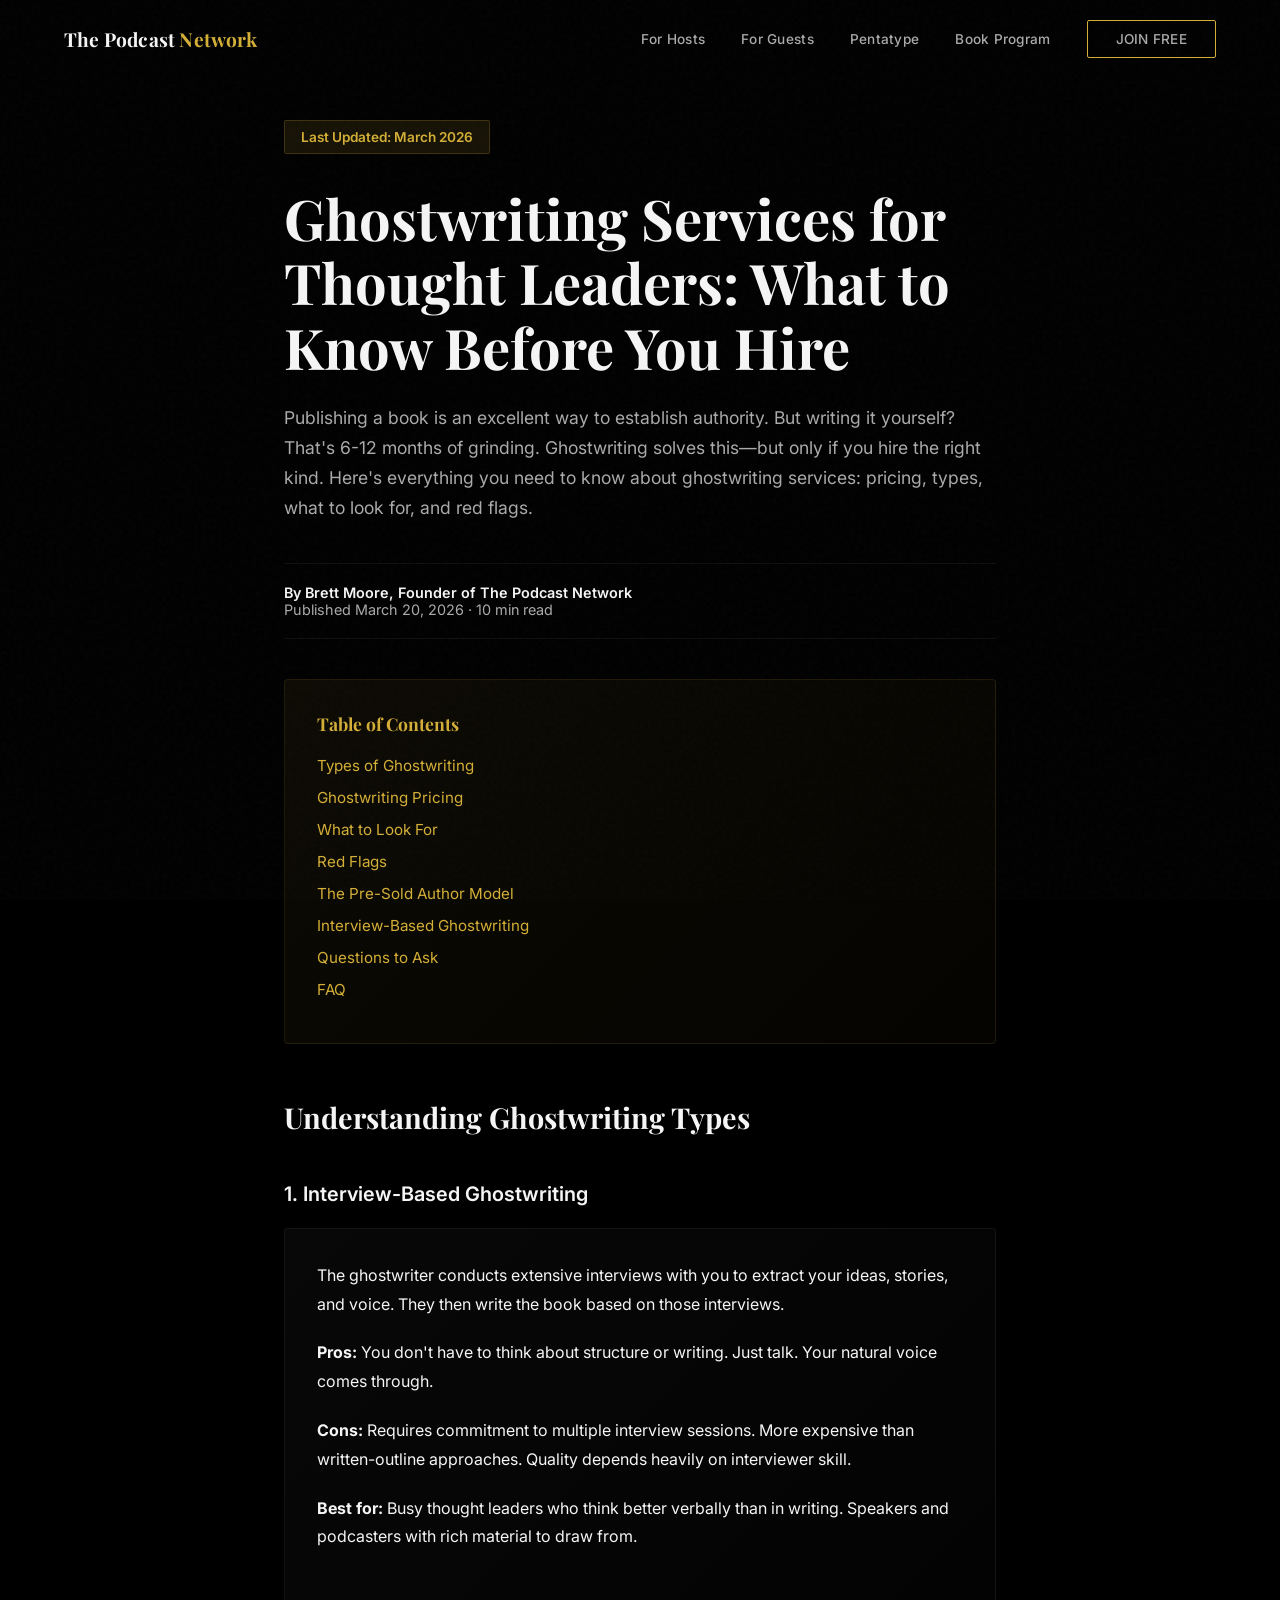
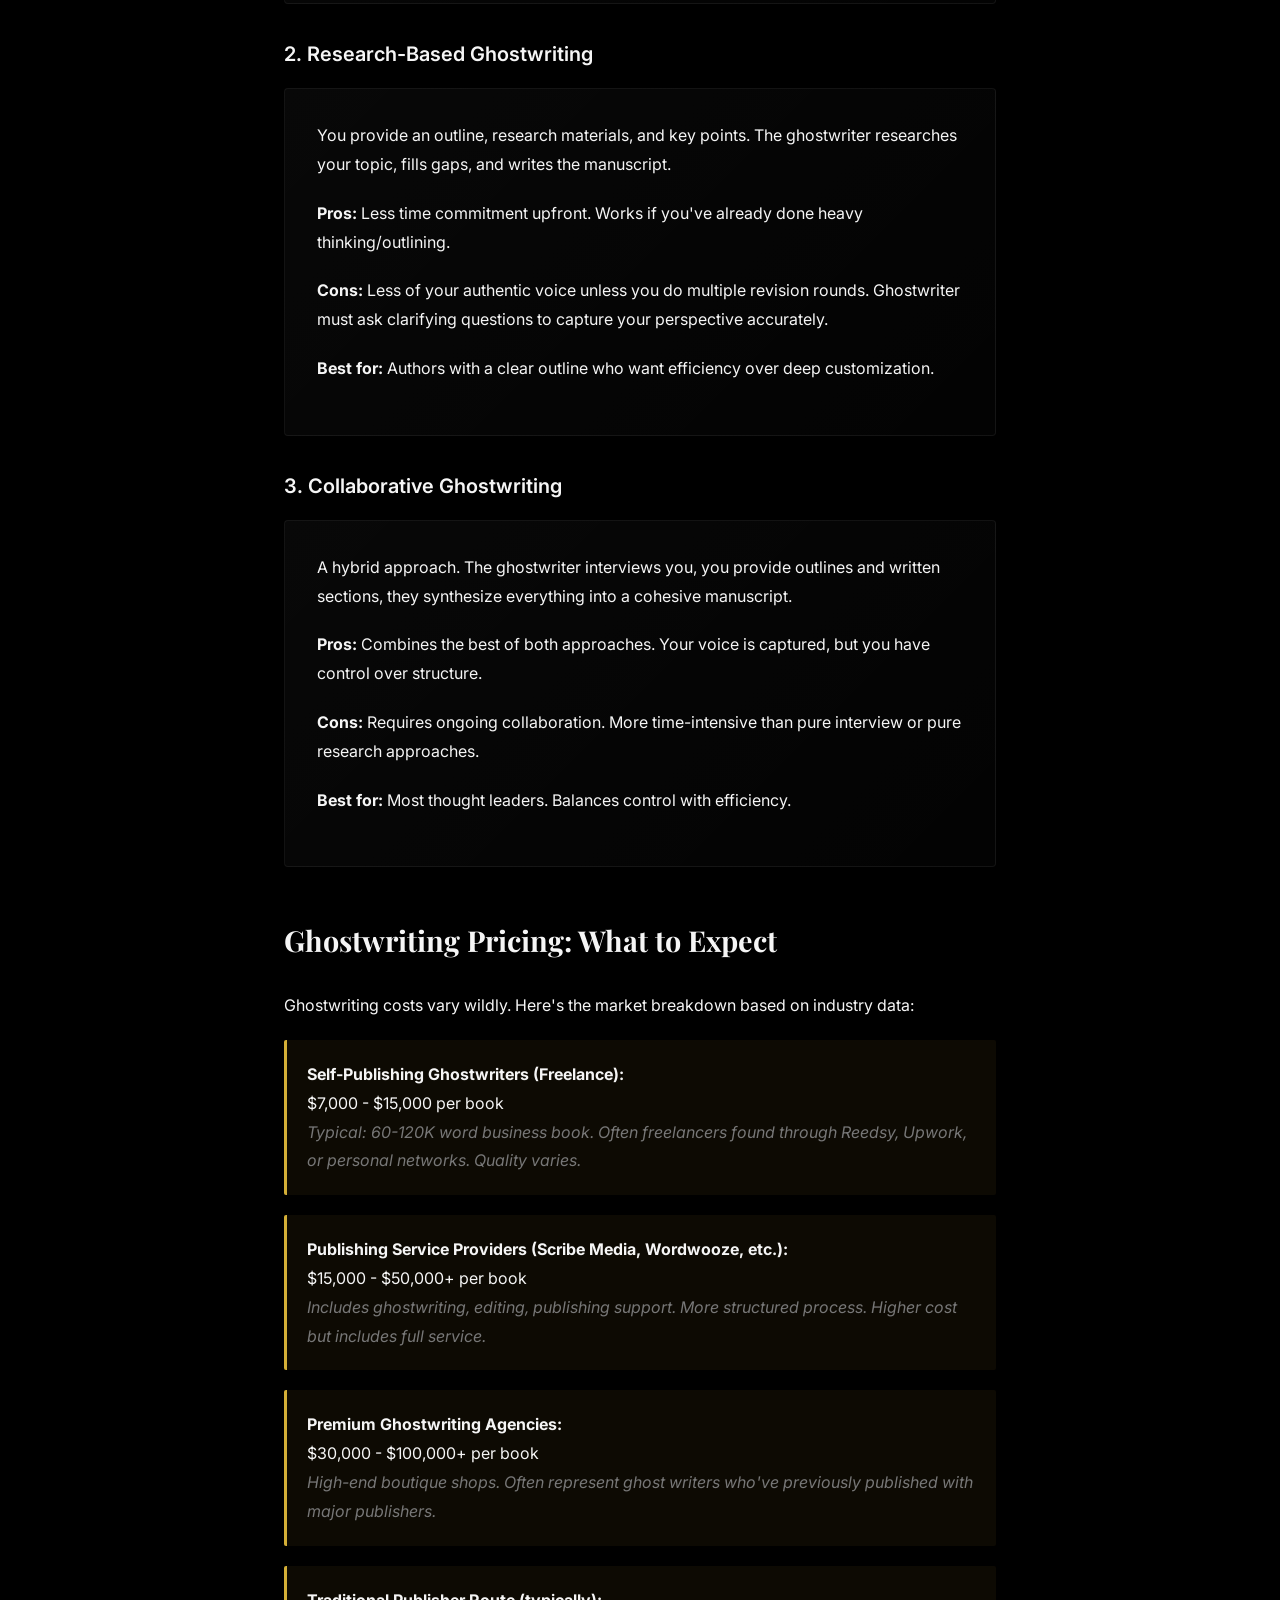
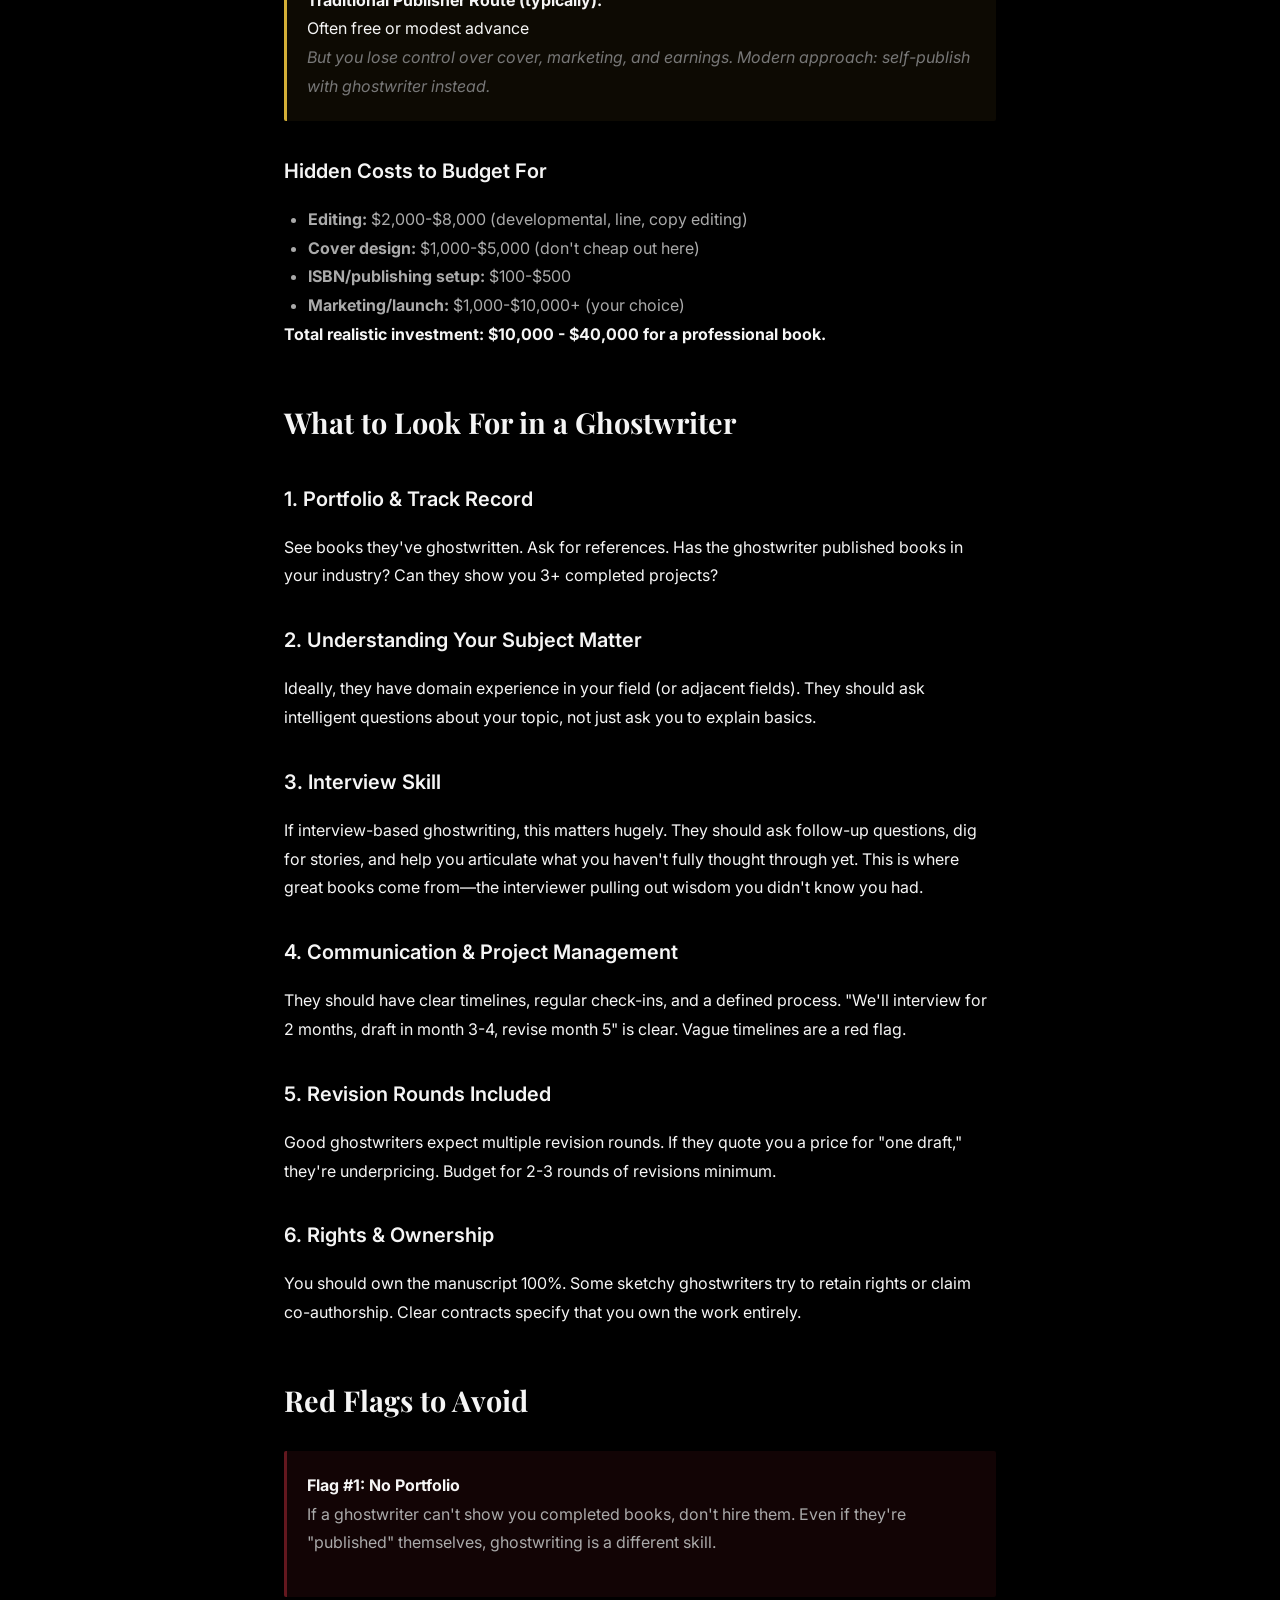
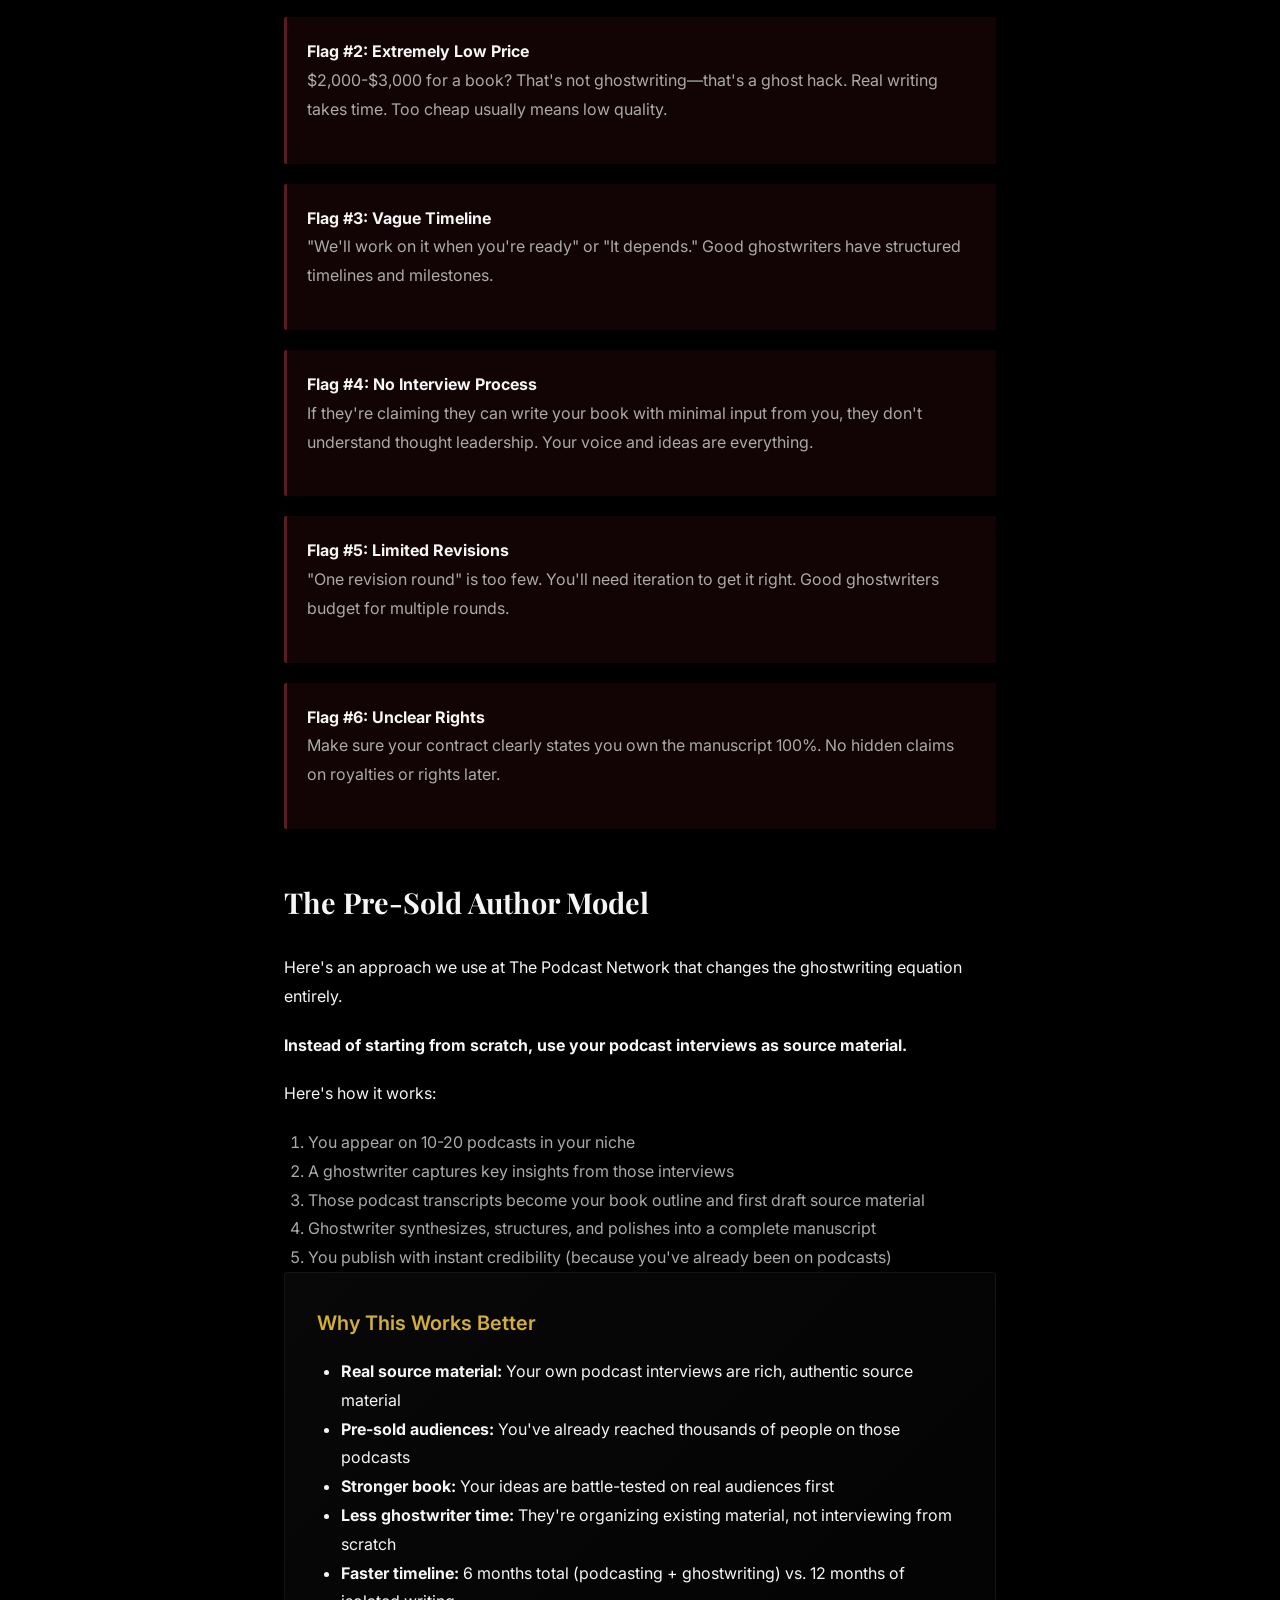
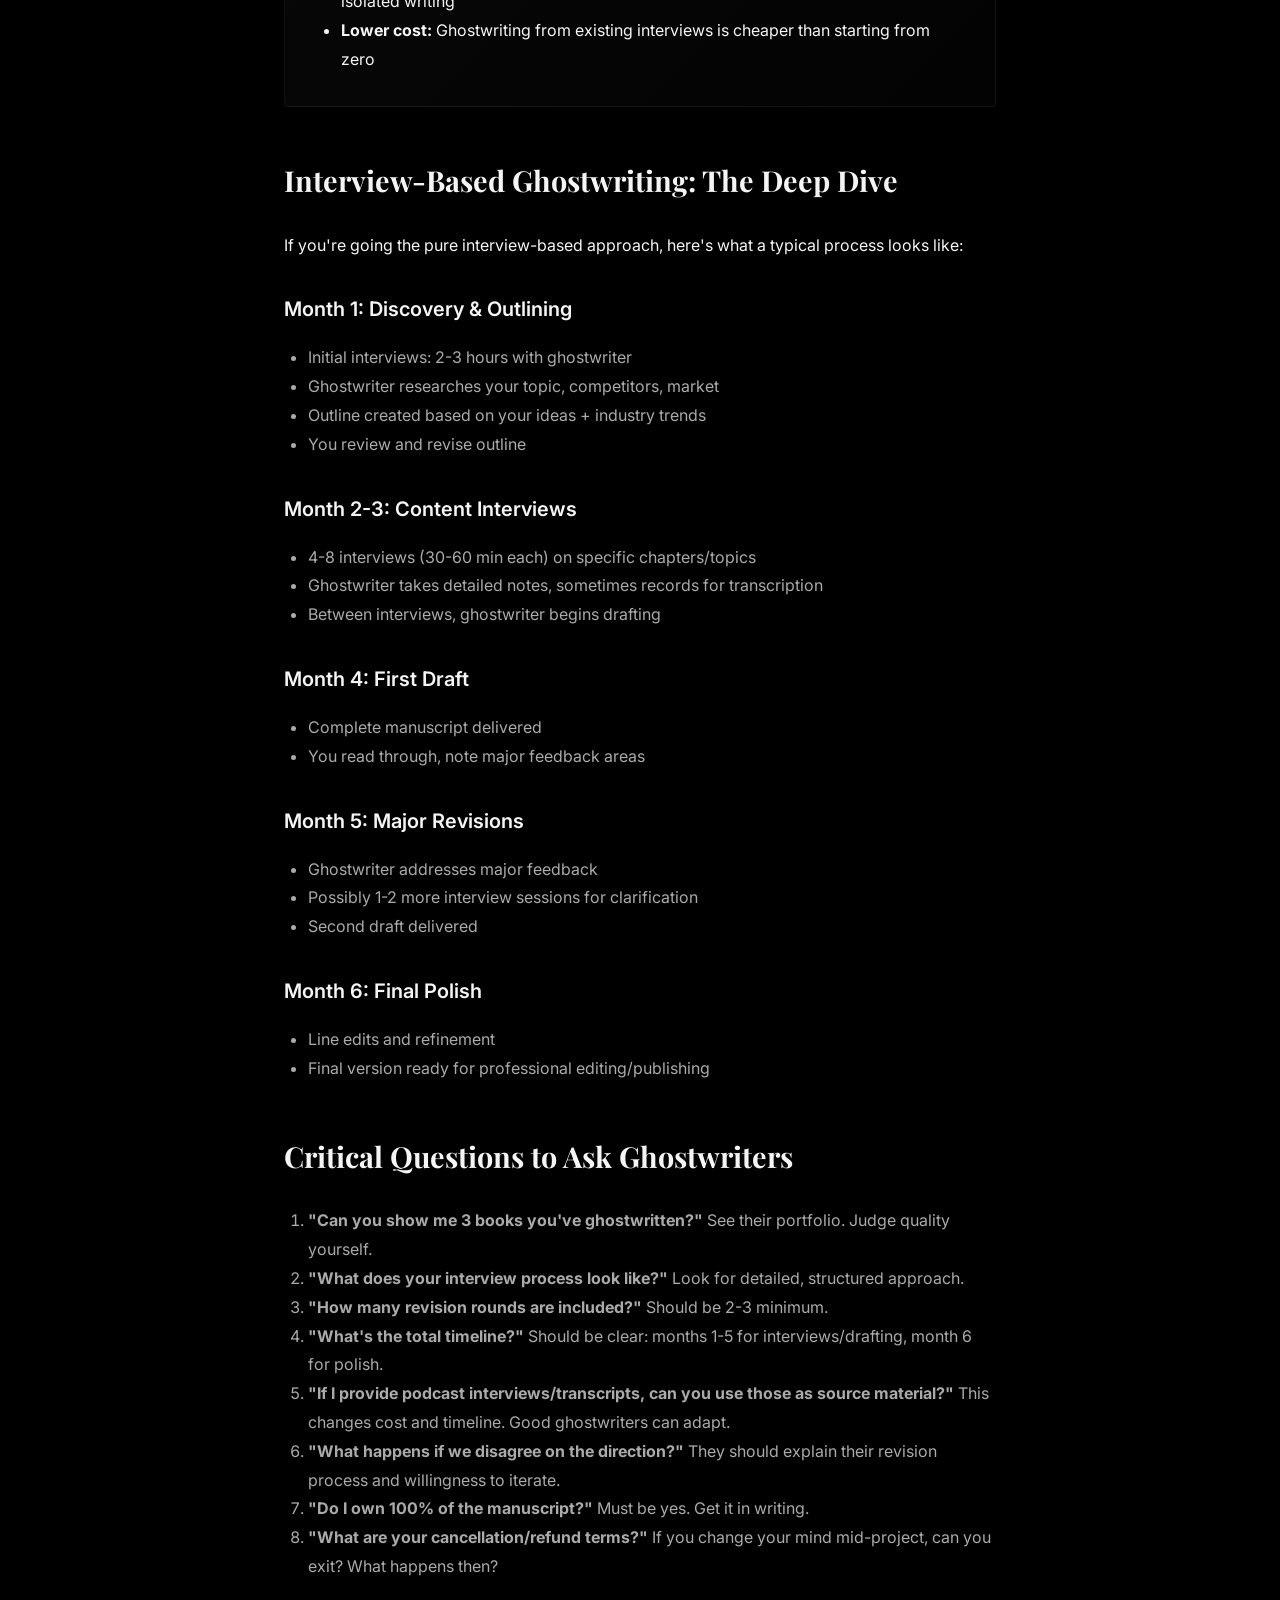
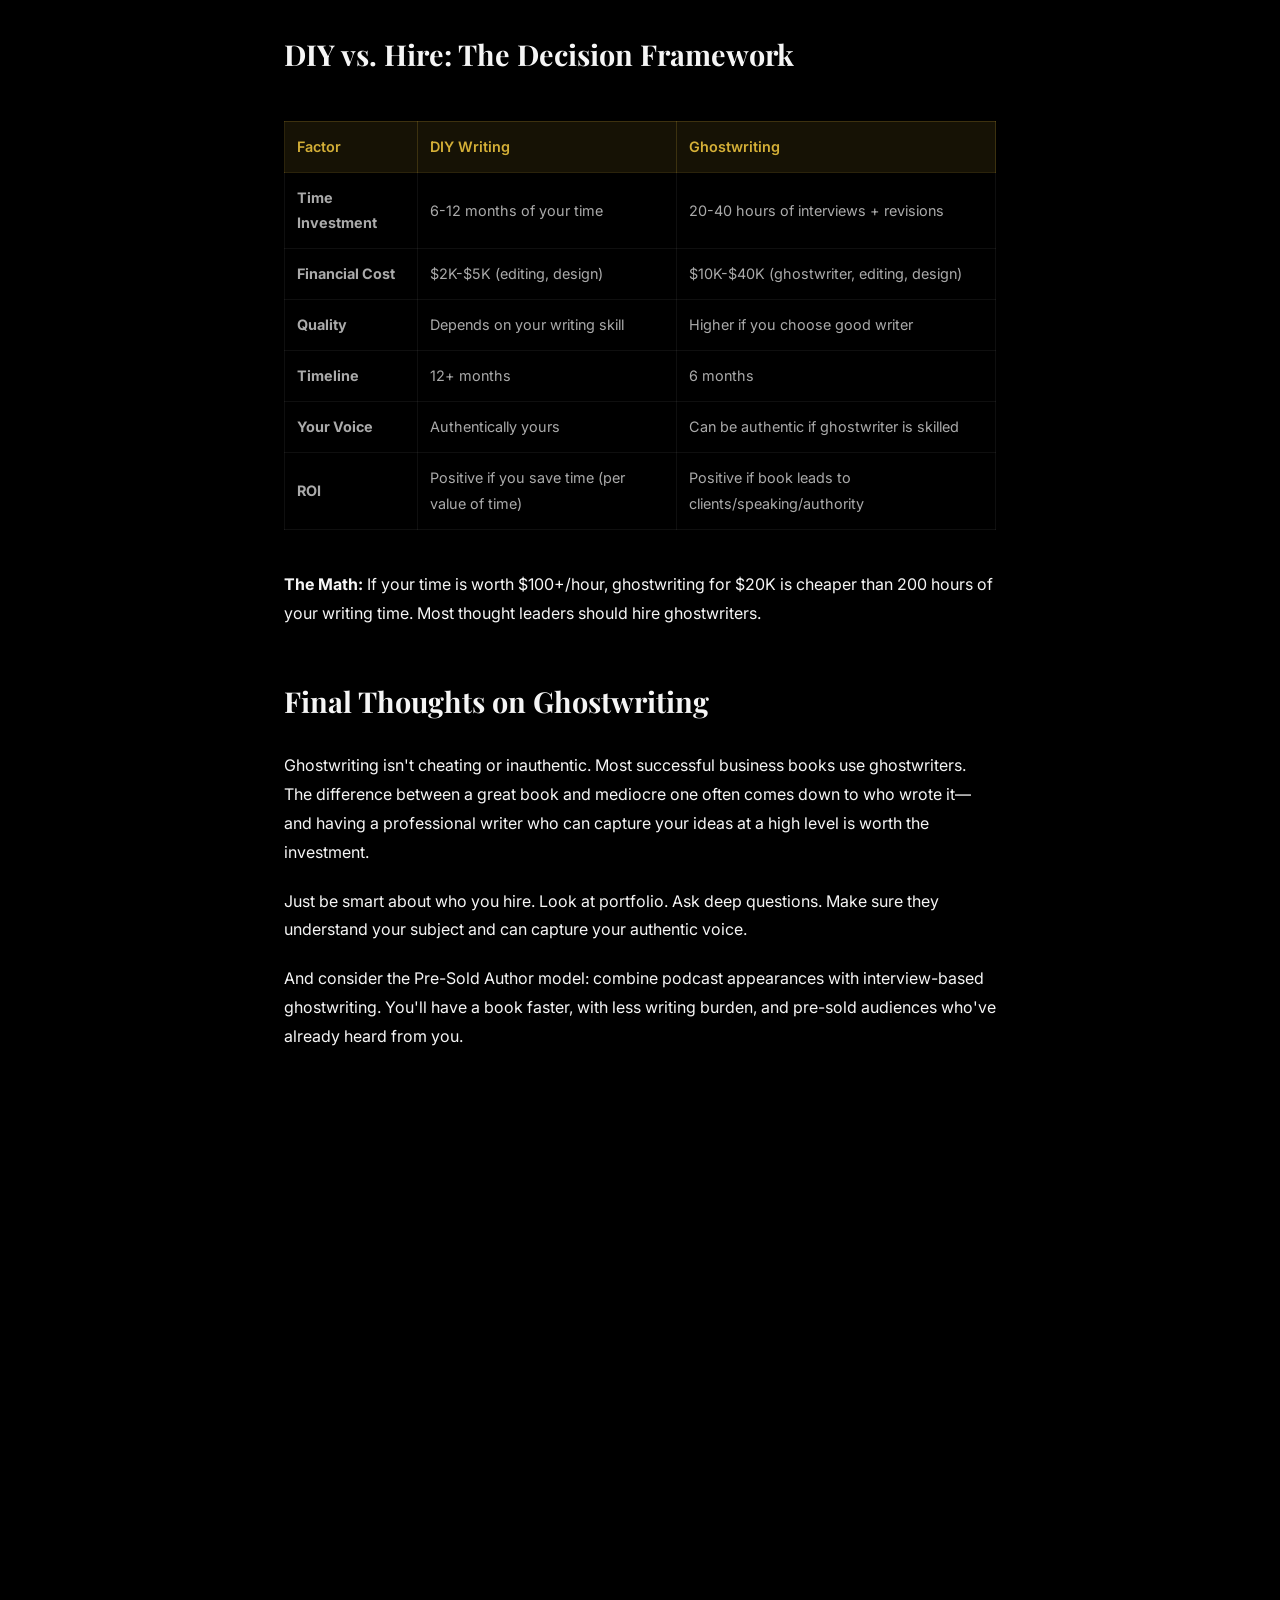
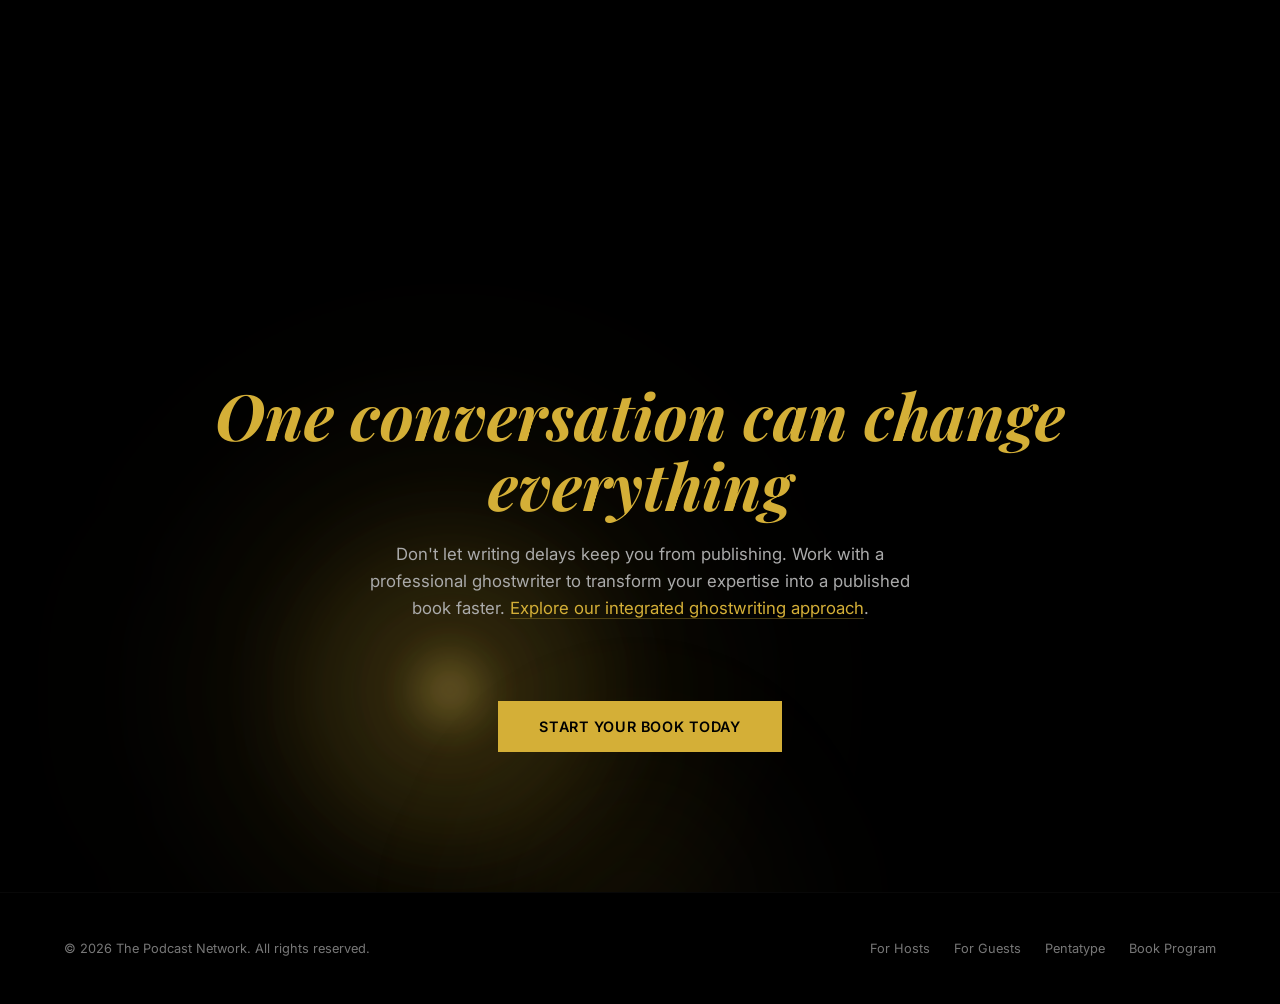
<file: ghostwriting-services-thought-leaders.html>
<!DOCTYPE html>
<html lang="en">
<head>
    <meta charset="UTF-8">
    <meta name="viewport" content="width=device-width, initial-scale=1.0">
    <meta name="description" content="Complete guide to ghostwriting services for thought leaders. Compare pricing, types, and find the right ghostwriter. Plus: The Pre-Sold Author model for podcast-based writing.">
    <meta name="keywords" content="ghostwriting services, done-for-you publishing, ghostwriter for book, professional ghostwriting, thought leadership writing">
    <meta name="author" content="Brett Moore">
    <meta property="og:title" content="Ghostwriting Services for Thought Leaders: What to Know Before You Hire">
    <meta property="og:description" content="Complete guide to hiring a ghostwriter. Pricing ranges, types of ghostwriting, what to look for, and red flags to avoid.">
    <meta property="og:type" content="article">
    <meta property="article:published_time" content="2026-03-20T00:00:00Z">
    <meta property="article:author" content="Brett Moore">

    <link rel="preconnect" href="https://fonts.googleapis.com">
    <link rel="preconnect" href="https://fonts.gstatic.com" crossorigin>
    <link href="https://fonts.googleapis.com/css2?family=Inter:wght@400;500;600;700&family=Playfair+Display:wght@700&display=swap" rel="stylesheet">
    <link rel="stylesheet" href="/styles.css">

    <script type="application/ld+json">
    {
      "@context": "https://schema.org",
      "@type": "BlogPosting",
      "headline": "Ghostwriting Services for Thought Leaders: What to Know Before You Hire",
      "description": "Complete guide to ghostwriting services for thought leaders. Pricing, types, and how to find the right ghostwriter.",
      "datePublished": "2026-03-20T00:00:00Z",
      "dateModified": "2026-03-20T00:00:00Z",
      "author": {"@type": "Person", "name": "Brett Moore"},
      "publisher": {"@type": "Organization", "name": "The Podcast Network"}
    }
    </script>

    <script type="application/ld+json">
    {
      "@context": "https://schema.org",
      "@type": "FAQPage",
      "mainEntity": [
        {"@type": "Question", "name": "How much does a ghostwriter cost?", "acceptedAnswer": {"@type": "Answer", "text": "Typical range: $7K-$50K+. Self-publishing ghostwriters: $7K-$15K. Scribe-style: $15K-$50K. Traditional: can be higher. Interview-based (Pre-Sold Author): variable based on scope."}},
        {"@type": "Question", "name": "Should I hire a ghostwriter or write the book myself?", "acceptedAnswer": {"@type": "Answer", "text": "Ghostwriting is worth it if your time is valuable or you struggle with writing. 6 months of your time vs. $10K-$30K investment. For thought leaders, ghostwriting ROI is usually positive."}},
        {"@type": "Question", "name": "What do ghostwriters actually do?", "acceptedAnswer": {"@type": "Answer", "text": "They research, interview you, write chapters, handle editing. Some do interviews + writing. Some do writing + publishing support. Scope varies by agreement."}},
        {"@type": "Question", "name": "Will the book sound like me?", "acceptedAnswer": {"@type": "Answer", "text": "Good ghostwriters capture your voice. They interview you extensively, study your communication style, and iterate until it sounds authentic. Bad ones don't. This is why vetting matters."}},
        {"@type": "Question", "name": "Is using a ghostwriter ethical?", "acceptedAnswer": {"@type": "Answer", "text": "Yes. Most successful business books and memoirs use ghostwriters. It's standard industry practice. The author's ideas and voice are what matter."}}
      ]
    }
    </script>

    <style>
        .ghostwriter-card {background: linear-gradient(135deg, rgba(255,255,255,.03), rgba(255,255,255,.01)); backdrop-filter: blur(20px); border: 1px solid rgba(255,255,255,.06); border-radius: 4px; padding: 32px; margin-bottom: 24px; transition: all .3s;}
        .ghostwriter-card:hover {background: linear-gradient(135deg, rgba(255,255,255,.05), rgba(255,255,255,.02)); border-color: rgba(255,255,255,.1);}
        .pricing-box {background: rgba(212,175,55,.06); border-left: 3px solid var(--gold); padding: 20px; margin: 20px 0; border-radius: 2px;}
        .red-flag {background: rgba(220,53,69,.08); border-left: 3px solid rgba(220,53,69,.4); padding: 20px; margin: 20px 0; border-radius: 2px; color: var(--text2);}
        .red-flag h4 {color: var(--text); margin-top: 0;}
        .toc {background: linear-gradient(135deg, rgba(212,175,55,.06), rgba(212,175,55,.02)); backdrop-filter: blur(16px); border: 1px solid rgba(212,175,55,.12); border-radius: 4px; padding: 32px; margin: 40px 0;}
        .toc h3 {font-family: var(--font-display); font-size: 1.1rem; color: var(--gold); margin-bottom: 20px;}
        .toc-list {list-style: none; padding: 0; margin: 0;}
        .toc-list li {margin-bottom: 12px;}
        .toc-list a {color: var(--gold); text-decoration: none; font-size: .95rem; transition: color .3s;}
        .toc-list a:hover {color: var(--gold-light);}
        .article-body {font-size: 1rem; line-height: 1.8; color: var(--text);}
        .article-body h2 {font-family: var(--font-display); font-size: 1.8rem; font-weight: 700; margin: 48px 0 24px 0; scroll-margin-top: 100px;}
        .article-body h3 {font-size: 1.25rem; font-weight: 600; margin: 32px 0 16px 0;}
        .article-body p {margin-bottom: 20px;}
        .updated-badge {display: inline-block; background: rgba(212,175,55,.1); border: 1px solid rgba(212,175,55,.2); color: var(--gold); padding: 8px 16px; border-radius: 2px; font-size: .85rem; font-weight: 600; margin-bottom: 32px;}
        .article-intro {font-size: 1.1rem; color: var(--text2); line-height: 1.7; margin-bottom: 40px;}
        .author-byline {display: flex; align-items: center; gap: 16px; padding: 20px 0; border-top: 1px solid rgba(255,255,255,.06); border-bottom: 1px solid rgba(255,255,255,.06); margin: 40px 0; color: var(--text2); font-size: .9rem;}
        .internal-link {color: var(--gold); text-decoration: none; border-bottom: 1px solid rgba(212,175,55,.3); transition: all .3s;}
        .internal-link:hover {border-bottom-color: var(--gold); color: var(--gold-light);}
        h1 {font-family: var(--font-display); font-size: clamp(2.2rem, 5vw, 3.5rem); font-weight: 700; line-height: 1.15; margin-bottom: 24px;}
        .comparison-table {width: 100%; border-collapse: collapse; margin: 40px 0; font-size: .9rem;}
        .comparison-table th {background: rgba(212,175,55,.1); border: 1px solid rgba(212,175,55,.2); padding: 12px; text-align: left; color: var(--gold); font-weight: 600;}
        .comparison-table td {border: 1px solid rgba(255,255,255,.06); padding: 12px; color: var(--text2);}
        .comparison-table tr:hover {background: rgba(255,255,255,.02);}
    </style>

    <title>Ghostwriting Services for Thought Leaders</title>
</head>
<body>
    <a href="#main" class="skip-link">Skip to main content</a>

    <header>
        <nav class="nav" id="main-nav">
            <div class="container">
                <a href="/" class="nav-logo">The Podcast <span>Network</span></a>
                <div class="nav-links" id="nav-links">
                    <a href="/for-hosts">For Hosts</a>
                    <a href="/for-guests">For Guests</a>
                    <a href="/pentatype">Pentatype</a>
                    <a href="/book-program">Book Program</a>
                    <a href="/join-free" class="nav-cta">Join Free</a>
                </div>
                <button class="mobile-menu-toggle" id="mobile-menu-toggle" aria-label="Toggle menu">
                    <svg viewBox="0 0 24 24" fill="none" stroke="currentColor" stroke-width="2">
                        <line x1="3" y1="6" x2="21" y2="6"></line>
                        <line x1="3" y1="12" x2="21" y2="12"></line>
                        <line x1="3" y1="18" x2="21" y2="18"></line>
                    </svg>
                </button>
            </div>
        </nav>
    </header>

    <main id="main">
        <article class="container-narrow">
            <div style="padding-top: 120px; margin-bottom: 40px;">
                <span class="updated-badge">Last Updated: March 2026</span>
                <h1>Ghostwriting Services for Thought Leaders: What to Know Before You Hire</h1>
                <p class="article-intro">Publishing a book is an excellent way to establish authority. But writing it yourself? That's 6-12 months of grinding. Ghostwriting solves this—but only if you hire the right kind. Here's everything you need to know about ghostwriting services: pricing, types, what to look for, and red flags.</p>
                <div class="author-byline">
                    <div>
                        <div style="font-weight: 600; color: var(--text);">By Brett Moore, Founder of The Podcast Network</div>
                        <div>Published March 20, 2026 · 10 min read</div>
                    </div>
                </div>
            </div>

            <div class="toc reveal">
                <h3>Table of Contents</h3>
                <ul class="toc-list">
                    <li><a href="#ghostwriting-types">Types of Ghostwriting</a></li>
                    <li><a href="#pricing">Ghostwriting Pricing</a></li>
                    <li><a href="#what-to-look">What to Look For</a></li>
                    <li><a href="#red-flags">Red Flags</a></li>
                    <li><a href="#pre-sold-author">The Pre-Sold Author Model</a></li>
                    <li><a href="#interview-based">Interview-Based Ghostwriting</a></li>
                    <li><a href="#questions-to-ask">Questions to Ask</a></li>
                    <li><a href="#faq">FAQ</a></li>
                </ul>
            </div>

            <div class="article-body reveal reveal-d1">
                <h2 id="ghostwriting-types">Understanding Ghostwriting Types</h2>

                <h3>1. Interview-Based Ghostwriting</h3>
                <div class="ghostwriter-card">
                    <p>The ghostwriter conducts extensive interviews with you to extract your ideas, stories, and voice. They then write the book based on those interviews.</p>
                    <p><strong>Pros:</strong> You don't have to think about structure or writing. Just talk. Your natural voice comes through.</p>
                    <p><strong>Cons:</strong> Requires commitment to multiple interview sessions. More expensive than written-outline approaches. Quality depends heavily on interviewer skill.</p>
                    <p><strong>Best for:</strong> Busy thought leaders who think better verbally than in writing. Speakers and podcasters with rich material to draw from.</p>
                </div>

                <h3>2. Research-Based Ghostwriting</h3>
                <div class="ghostwriter-card">
                    <p>You provide an outline, research materials, and key points. The ghostwriter researches your topic, fills gaps, and writes the manuscript.</p>
                    <p><strong>Pros:</strong> Less time commitment upfront. Works if you've already done heavy thinking/outlining.</p>
                    <p><strong>Cons:</strong> Less of your authentic voice unless you do multiple revision rounds. Ghostwriter must ask clarifying questions to capture your perspective accurately.</p>
                    <p><strong>Best for:</strong> Authors with a clear outline who want efficiency over deep customization.</p>
                </div>

                <h3>3. Collaborative Ghostwriting</h3>
                <div class="ghostwriter-card">
                    <p>A hybrid approach. The ghostwriter interviews you, you provide outlines and written sections, they synthesize everything into a cohesive manuscript.</p>
                    <p><strong>Pros:</strong> Combines the best of both approaches. Your voice is captured, but you have control over structure.</p>
                    <p><strong>Cons:</strong> Requires ongoing collaboration. More time-intensive than pure interview or pure research approaches.</p>
                    <p><strong>Best for:</strong> Most thought leaders. Balances control with efficiency.</p>
                </div>

                <h2 id="pricing">Ghostwriting Pricing: What to Expect</h2>

                <p>Ghostwriting costs vary wildly. Here's the market breakdown based on industry data:</p>

                <div class="pricing-box">
                    <strong>Self-Publishing Ghostwriters (Freelance):</strong><br>
                    $7,000 - $15,000 per book<br>
                    <em style="color: var(--text3);">Typical: 60-120K word business book. Often freelancers found through Reedsy, Upwork, or personal networks. Quality varies.</em>
                </div>

                <div class="pricing-box">
                    <strong>Publishing Service Providers (Scribe Media, Wordwooze, etc.):</strong><br>
                    $15,000 - $50,000+ per book<br>
                    <em style="color: var(--text3);">Includes ghostwriting, editing, publishing support. More structured process. Higher cost but includes full service.</em>
                </div>

                <div class="pricing-box">
                    <strong>Premium Ghostwriting Agencies:</strong><br>
                    $30,000 - $100,000+ per book<br>
                    <em style="color: var(--text3);">High-end boutique shops. Often represent ghost writers who've previously published with major publishers.</em>
                </div>

                <div class="pricing-box">
                    <strong>Traditional Publisher Route (typically):</strong><br>
                    Often free or modest advance<br>
                    <em style="color: var(--text3);">But you lose control over cover, marketing, and earnings. Modern approach: self-publish with ghostwriter instead.</em>
                </div>

                <h3>Hidden Costs to Budget For</h3>
                <ul style="margin-left: 24px; color: var(--text2);">
                    <li><strong>Editing:</strong> $2,000-$8,000 (developmental, line, copy editing)</li>
                    <li><strong>Cover design:</strong> $1,000-$5,000 (don't cheap out here)</li>
                    <li><strong>ISBN/publishing setup:</strong> $100-$500</li>
                    <li><strong>Marketing/launch:</strong> $1,000-$10,000+ (your choice)</li>
                </ul>

                <p><strong>Total realistic investment: $10,000 - $40,000 for a professional book.</strong></p>

                <h2 id="what-to-look">What to Look For in a Ghostwriter</h2>

                <h3>1. Portfolio & Track Record</h3>
                <p>See books they've ghostwritten. Ask for references. Has the ghostwriter published books in your industry? Can they show you 3+ completed projects?</p>

                <h3>2. Understanding Your Subject Matter</h3>
                <p>Ideally, they have domain experience in your field (or adjacent fields). They should ask intelligent questions about your topic, not just ask you to explain basics.</p>

                <h3>3. Interview Skill</h3>
                <p>If interview-based ghostwriting, this matters hugely. They should ask follow-up questions, dig for stories, and help you articulate what you haven't fully thought through yet. This is where great books come from—the interviewer pulling out wisdom you didn't know you had.</p>

                <h3>4. Communication & Project Management</h3>
                <p>They should have clear timelines, regular check-ins, and a defined process. "We'll interview for 2 months, draft in month 3-4, revise month 5" is clear. Vague timelines are a red flag.</p>

                <h3>5. Revision Rounds Included</h3>
                <p>Good ghostwriters expect multiple revision rounds. If they quote you a price for "one draft," they're underpricing. Budget for 2-3 rounds of revisions minimum.</p>

                <h3>6. Rights & Ownership</h3>
                <p>You should own the manuscript 100%. Some sketchy ghostwriters try to retain rights or claim co-authorship. Clear contracts specify that you own the work entirely.</p>

                <h2 id="red-flags">Red Flags to Avoid</h2>

                <div class="red-flag">
                    <h4>Flag #1: No Portfolio</h4>
                    <p>If a ghostwriter can't show you completed books, don't hire them. Even if they're "published" themselves, ghostwriting is a different skill.</p>
                </div>

                <div class="red-flag">
                    <h4>Flag #2: Extremely Low Price</h4>
                    <p>$2,000-$3,000 for a book? That's not ghostwriting—that's a ghost hack. Real writing takes time. Too cheap usually means low quality.</p>
                </div>

                <div class="red-flag">
                    <h4>Flag #3: Vague Timeline</h4>
                    <p>"We'll work on it when you're ready" or "It depends." Good ghostwriters have structured timelines and milestones.</p>
                </div>

                <div class="red-flag">
                    <h4>Flag #4: No Interview Process</h4>
                    <p>If they're claiming they can write your book with minimal input from you, they don't understand thought leadership. Your voice and ideas are everything.</p>
                </div>

                <div class="red-flag">
                    <h4>Flag #5: Limited Revisions</h4>
                    <p>"One revision round" is too few. You'll need iteration to get it right. Good ghostwriters budget for multiple rounds.</p>
                </div>

                <div class="red-flag">
                    <h4>Flag #6: Unclear Rights</h4>
                    <p>Make sure your contract clearly states you own the manuscript 100%. No hidden claims on royalties or rights later.</p>
                </div>

                <h2 id="pre-sold-author">The Pre-Sold Author Model</h2>

                <p>Here's an approach we use at The Podcast Network that changes the ghostwriting equation entirely.</p>

                <p><strong>Instead of starting from scratch, use your podcast interviews as source material.</strong></p>

                <p>Here's how it works:</p>

                <ol style="margin-left: 24px; color: var(--text2); line-height: 1.8;">
                    <li>You appear on 10-20 podcasts in your niche</li>
                    <li>A ghostwriter captures key insights from those interviews</li>
                    <li>Those podcast transcripts become your book outline and first draft source material</li>
                    <li>Ghostwriter synthesizes, structures, and polishes into a complete manuscript</li>
                    <li>You publish with instant credibility (because you've already been on podcasts)</li>
                </ol>

                <div class="ghostwriter-card">
                    <h3 style="margin-top: 0; color: var(--gold);">Why This Works Better</h3>
                    <ul style="margin-left: 24px; margin-bottom: 0;">
                        <li><strong>Real source material:</strong> Your own podcast interviews are rich, authentic source material</li>
                        <li><strong>Pre-sold audiences:</strong> You've already reached thousands of people on those podcasts</li>
                        <li><strong>Stronger book:</strong> Your ideas are battle-tested on real audiences first</li>
                        <li><strong>Less ghostwriter time:</strong> They're organizing existing material, not interviewing from scratch</li>
                        <li><strong>Faster timeline:</strong> 6 months total (podcasting + ghostwriting) vs. 12 months of isolated writing</li>
                        <li><strong>Lower cost:</strong> Ghostwriting from existing interviews is cheaper than starting from zero</li>
                    </ul>
                </div>

                <h2 id="interview-based">Interview-Based Ghostwriting: The Deep Dive</h2>

                <p>If you're going the pure interview-based approach, here's what a typical process looks like:</p>

                <h3>Month 1: Discovery & Outlining</h3>
                <ul style="margin-left: 24px; color: var(--text2);">
                    <li>Initial interviews: 2-3 hours with ghostwriter</li>
                    <li>Ghostwriter researches your topic, competitors, market</li>
                    <li>Outline created based on your ideas + industry trends</li>
                    <li>You review and revise outline</li>
                </ul>

                <h3>Month 2-3: Content Interviews</h3>
                <ul style="margin-left: 24px; color: var(--text2);">
                    <li>4-8 interviews (30-60 min each) on specific chapters/topics</li>
                    <li>Ghostwriter takes detailed notes, sometimes records for transcription</li>
                    <li>Between interviews, ghostwriter begins drafting</li>
                </ul>

                <h3>Month 4: First Draft</h3>
                <ul style="margin-left: 24px; color: var(--text2);">
                    <li>Complete manuscript delivered</li>
                    <li>You read through, note major feedback areas</li>
                </ul>

                <h3>Month 5: Major Revisions</h3>
                <ul style="margin-left: 24px; color: var(--text2);">
                    <li>Ghostwriter addresses major feedback</li>
                    <li>Possibly 1-2 more interview sessions for clarification</li>
                    <li>Second draft delivered</li>
                </ul>

                <h3>Month 6: Final Polish</h3>
                <ul style="margin-left: 24px; color: var(--text2);">
                    <li>Line edits and refinement</li>
                    <li>Final version ready for professional editing/publishing</li>
                </ul>

                <h2 id="questions-to-ask">Critical Questions to Ask Ghostwriters</h2>

                <ol style="margin-left: 24px; color: var(--text2); line-height: 1.8;">
                    <li><strong>"Can you show me 3 books you've ghostwritten?"</strong> See their portfolio. Judge quality yourself.</li>
                    <li><strong>"What does your interview process look like?"</strong> Look for detailed, structured approach.</li>
                    <li><strong>"How many revision rounds are included?"</strong> Should be 2-3 minimum.</li>
                    <li><strong>"What's the total timeline?"</strong> Should be clear: months 1-5 for interviews/drafting, month 6 for polish.</li>
                    <li><strong>"If I provide podcast interviews/transcripts, can you use those as source material?"</strong> This changes cost and timeline. Good ghostwriters can adapt.</li>
                    <li><strong>"What happens if we disagree on the direction?"</strong> They should explain their revision process and willingness to iterate.</li>
                    <li><strong>"Do I own 100% of the manuscript?"</strong> Must be yes. Get it in writing.</li>
                    <li><strong>"What are your cancellation/refund terms?"</strong> If you change your mind mid-project, can you exit? What happens then?</li>
                </ol>

                <h2 id="diy-vs-hire">DIY vs. Hire: The Decision Framework</h2>

                <table class="comparison-table">
                    <thead>
                        <tr>
                            <th>Factor</th>
                            <th>DIY Writing</th>
                            <th>Ghostwriting</th>
                        </tr>
                    </thead>
                    <tbody>
                        <tr>
                            <td><strong>Time Investment</strong></td>
                            <td>6-12 months of your time</td>
                            <td>20-40 hours of interviews + revisions</td>
                        </tr>
                        <tr>
                            <td><strong>Financial Cost</strong></td>
                            <td>$2K-$5K (editing, design)</td>
                            <td>$10K-$40K (ghostwriter, editing, design)</td>
                        </tr>
                        <tr>
                            <td><strong>Quality</strong></td>
                            <td>Depends on your writing skill</td>
                            <td>Higher if you choose good writer</td>
                        </tr>
                        <tr>
                            <td><strong>Timeline</strong></td>
                            <td>12+ months</td>
                            <td>6 months</td>
                        </tr>
                        <tr>
                            <td><strong>Your Voice</strong></td>
                            <td>Authentically yours</td>
                            <td>Can be authentic if ghostwriter is skilled</td>
                        </tr>
                        <tr>
                            <td><strong>ROI</strong></td>
                            <td>Positive if you save time (per value of time)</td>
                            <td>Positive if book leads to clients/speaking/authority</td>
                        </tr>
                    </tbody>
                </table>

                <p><strong>The Math:</strong> If your time is worth $100+/hour, ghostwriting for $20K is cheaper than 200 hours of your writing time. Most thought leaders should hire ghostwriters.</p>

                <h2 id="final-thoughts">Final Thoughts on Ghostwriting</h2>

                <p>Ghostwriting isn't cheating or inauthentic. Most successful business books use ghostwriters. The difference between a great book and mediocre one often comes down to who wrote it—and having a professional writer who can capture your ideas at a high level is worth the investment.</p>

                <p>Just be smart about who you hire. Look at portfolio. Ask deep questions. Make sure they understand your subject and can capture your authentic voice.</p>

                <p>And consider the Pre-Sold Author model: combine podcast appearances with interview-based ghostwriting. You'll have a book faster, with less writing burden, and pre-sold audiences who've already heard from you.</p>
            </div>

            <section class="faq reveal reveal-d2" style="margin: 80px 0;">
                <div style="margin-bottom: 48px;">
                    <h2 style="font-family: var(--font-display); font-size: 2rem; font-weight: 700; margin-bottom: 16px;">Frequently Asked Questions</h2>
                </div>
                <div class="faq-grid">
                    <details class="faq-item" open>
                        <summary>How much does a ghostwriter cost?</summary>
                        <p>Typical range: $7K-$50K+ per book. Self-publishing ghostwriters: $7K-$15K. Professional services (Scribe Media, Reedsy): $15K-$50K+. Premium agencies: $30K-$100K+. Budget for editing, cover design, and marketing on top of ghostwriting fees.</p>
                    </details>
                    <details class="faq-item">
                        <summary>How long does ghostwriting take?</summary>
                        <p>Usually 4-6 months for interview-based. 6-9 months for research-based. Depends on interview frequency, revision rounds, and how quickly you provide feedback. Real timeline: 6 months from start to publishable manuscript.</p>
                    </details>
                    <details class="faq-item">
                        <summary>Will my book sound like me?</summary>
                        <p>Good ghostwriters capture your voice. They interview you extensively, study how you communicate, and iterate until it sounds authentic. Bad ones don't. This is why vetting the writer's interview skill matters so much.</p>
                    </details>
                    <details class="faq-item">
                        <summary>Should I hire a ghostwriter or write myself?</summary>
                        <p>Hire a ghostwriter if: your time is valuable, you struggle with writing, or you want a faster timeline. Write it yourself if you enjoy writing and have 6-12 months free. For most busy thought leaders, ghostwriting ROI is positive.</p>
                    </details>
                    <details class="faq-item">
                        <summary>Is using a ghostwriter ethical?</summary>
                        <p>Yes. Most successful business books use ghostwriters. It's standard industry practice. The author's ideas, voice, and vision are what matter. The ghostwriter is a tool to execute that vision professionally.</p>
                    </details>
                </div>
            </section>
        </article>
    </main>

    <section class="final-cta reveal reveal-d3" style="position: relative; overflow: hidden;">
        <div class="cta-glow-wrap" style="position: absolute; top: 0; left: 0;">
            <div class="sun-core"></div>
            <div class="sun-inner"></div>
            <div class="sun-outer"></div>
            <div class="sun-rays"></div>
            <div class="sun-warmth"></div>
        </div>
        <div class="container" style="position: relative; z-index: 1;">
            <h2><em>One conversation can change everything</em></h2>
            <p>Don't let writing delays keep you from publishing. Work with a professional ghostwriter to transform your expertise into a published book faster. <a href="/book-program" class="internal-link">Explore our integrated ghostwriting approach</a>.</p>
            <a href="/join-free" class="btn btn-gold" style="margin-top: 32px;">Start Your Book Today</a>
        </div>
    </section>

    <footer>
        <div class="container">
            <div class="footer-inner">
                <p>&copy; 2026 The Podcast Network. All rights reserved.</p>
                <div class="footer-links">
                    <a href="/for-hosts">For Hosts</a>
                    <a href="/for-guests">For Guests</a>
                    <a href="/pentatype">Pentatype</a>
                    <a href="/book-program">Book Program</a>
                </div>
            </div>
        </div>
    </footer>

    <script>
        const revealElements = document.querySelectorAll('.reveal');
        const revealObserver = new IntersectionObserver((entries) => {
            entries.forEach(entry => {
                if (entry.isIntersecting) {
                    entry.target.classList.add('visible');
                    revealObserver.unobserve(entry.target);
                }
            });
        }, { threshold: 0.1 });
        revealElements.forEach(el => revealObserver.observe(el));

        const nav = document.getElementById('main-nav');
        window.addEventListener('scroll', () => {
            if (window.scrollY > 50) {
                nav.classList.add('scrolled');
            } else {
                nav.classList.remove('scrolled');
            }
        });

        const mobileMenuToggle = document.getElementById('mobile-menu-toggle');
        const navLinks = document.getElementById('nav-links');
        mobileMenuToggle.addEventListener('click', () => {
            navLinks.classList.toggle('open');
        });
        navLinks.querySelectorAll('a').forEach(link => {
            link.addEventListener('click', () => {
                navLinks.classList.remove('open');
            });
        });
    </script>
</body>
</html>
</file>
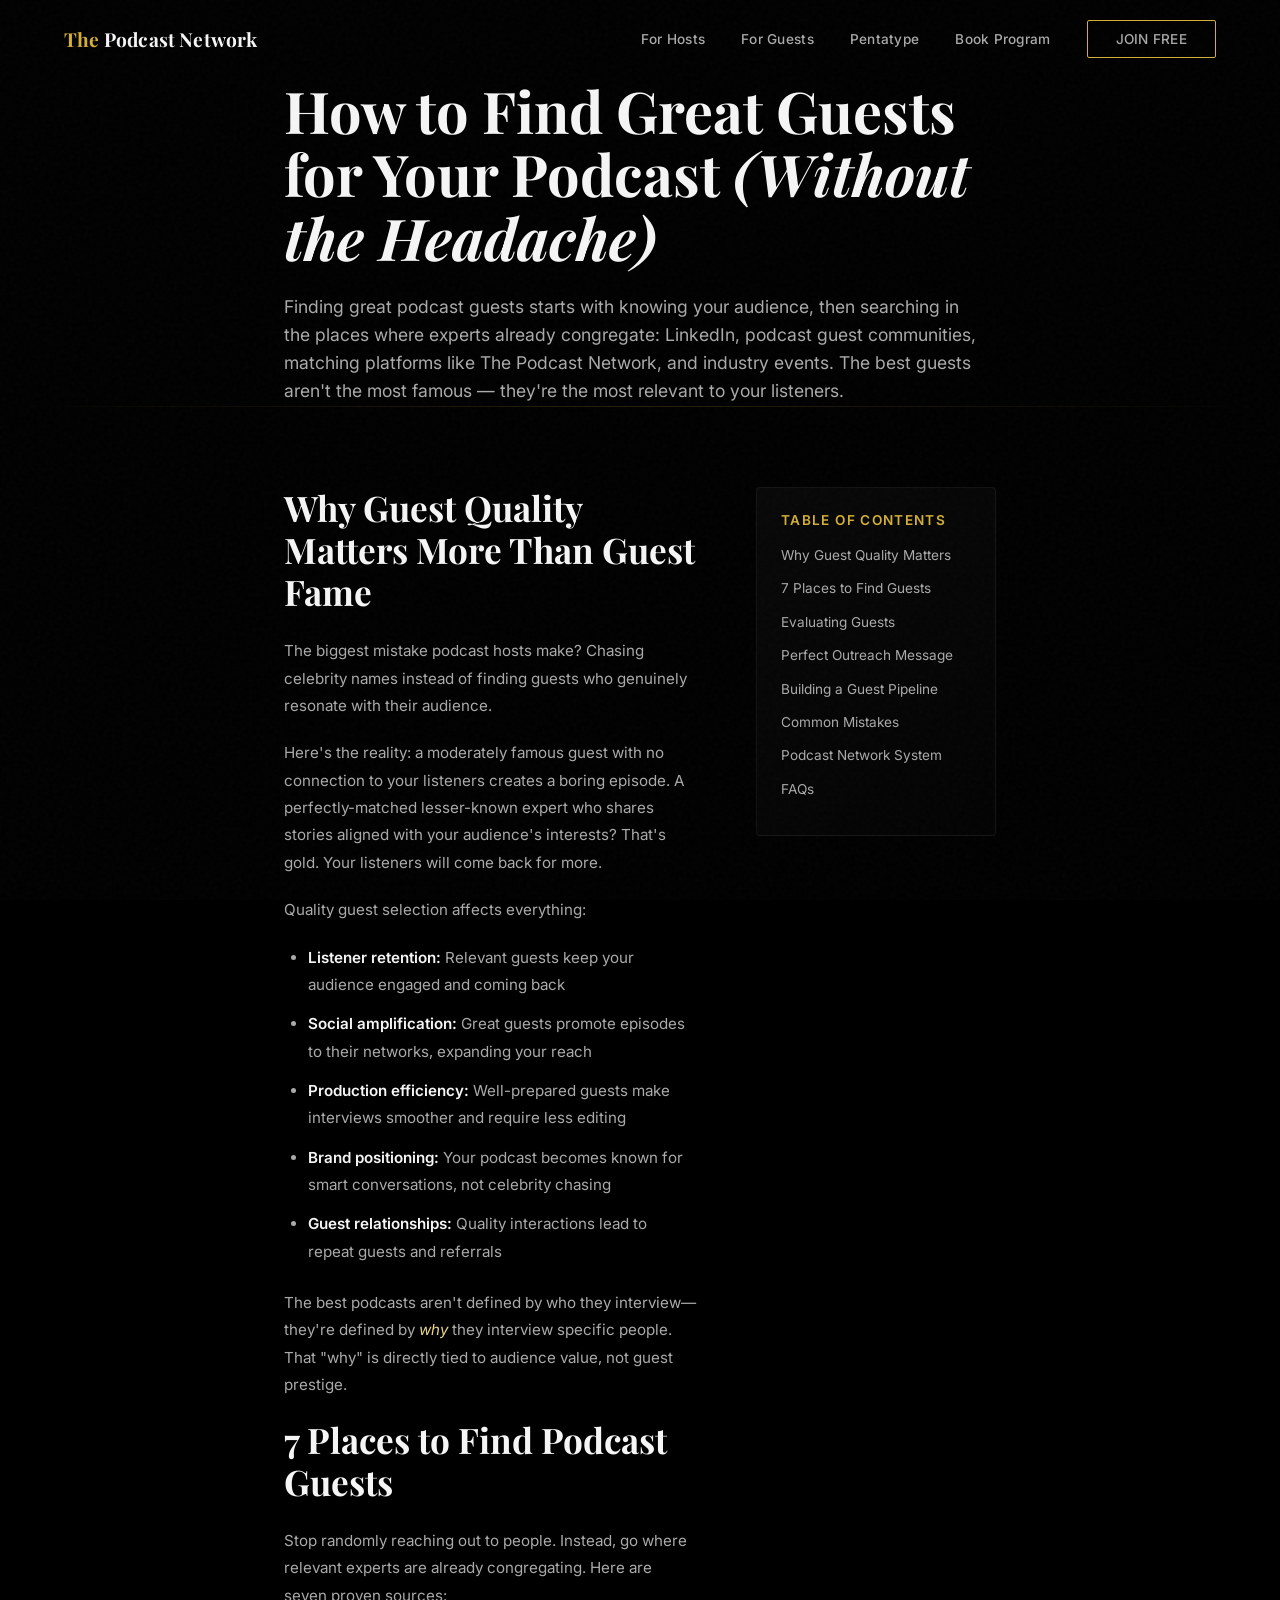
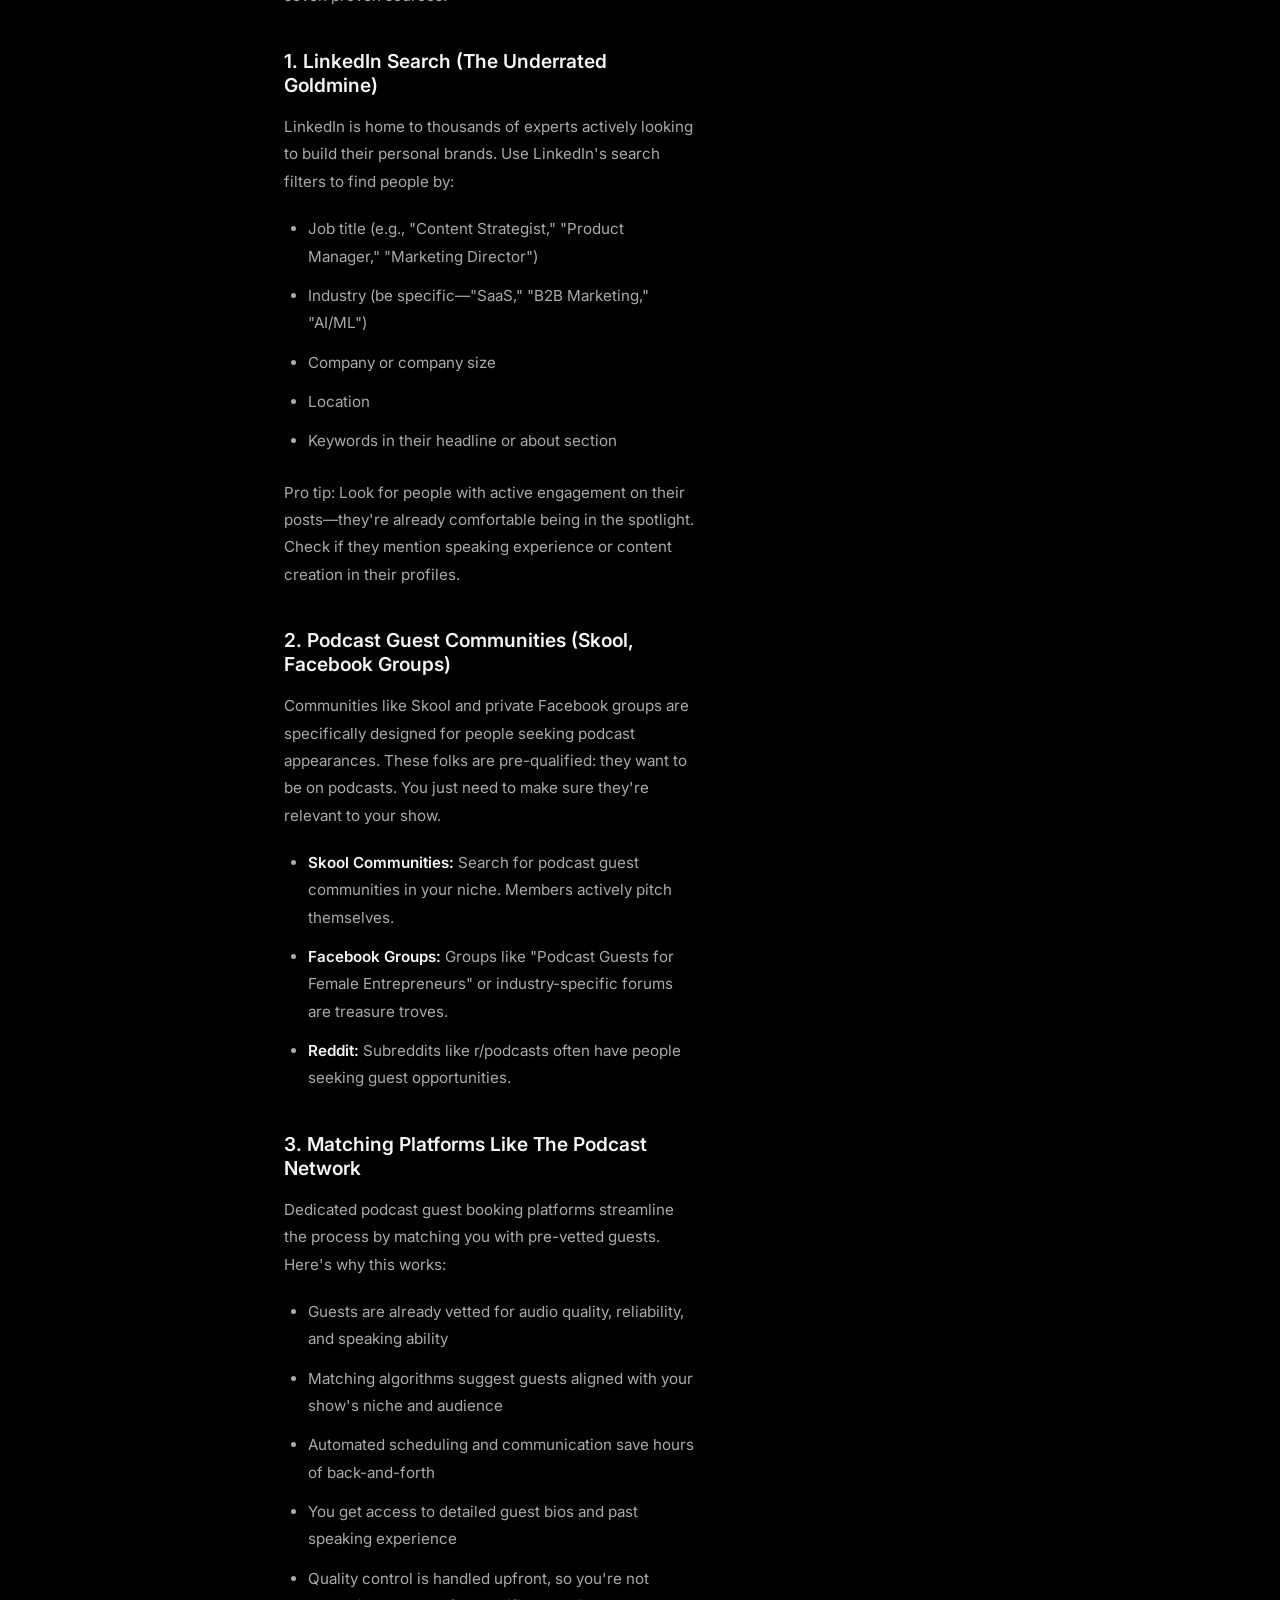
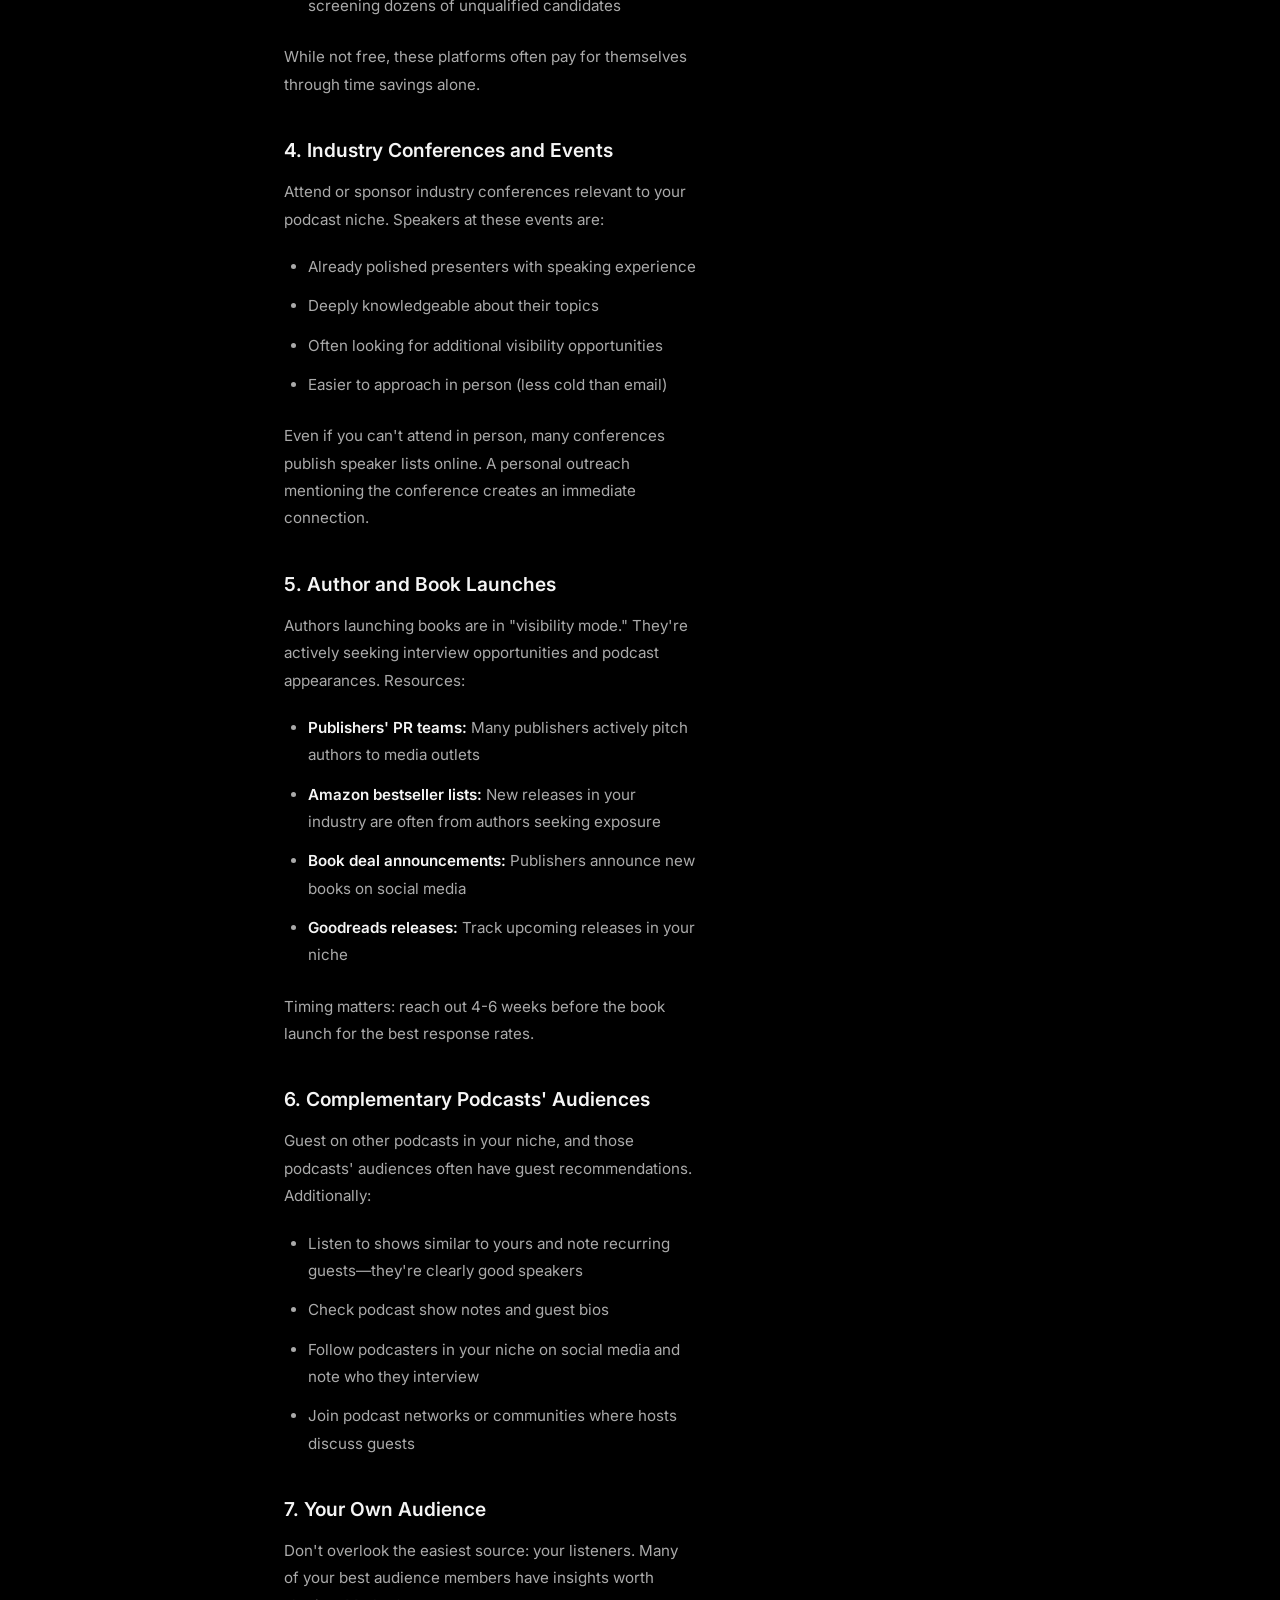
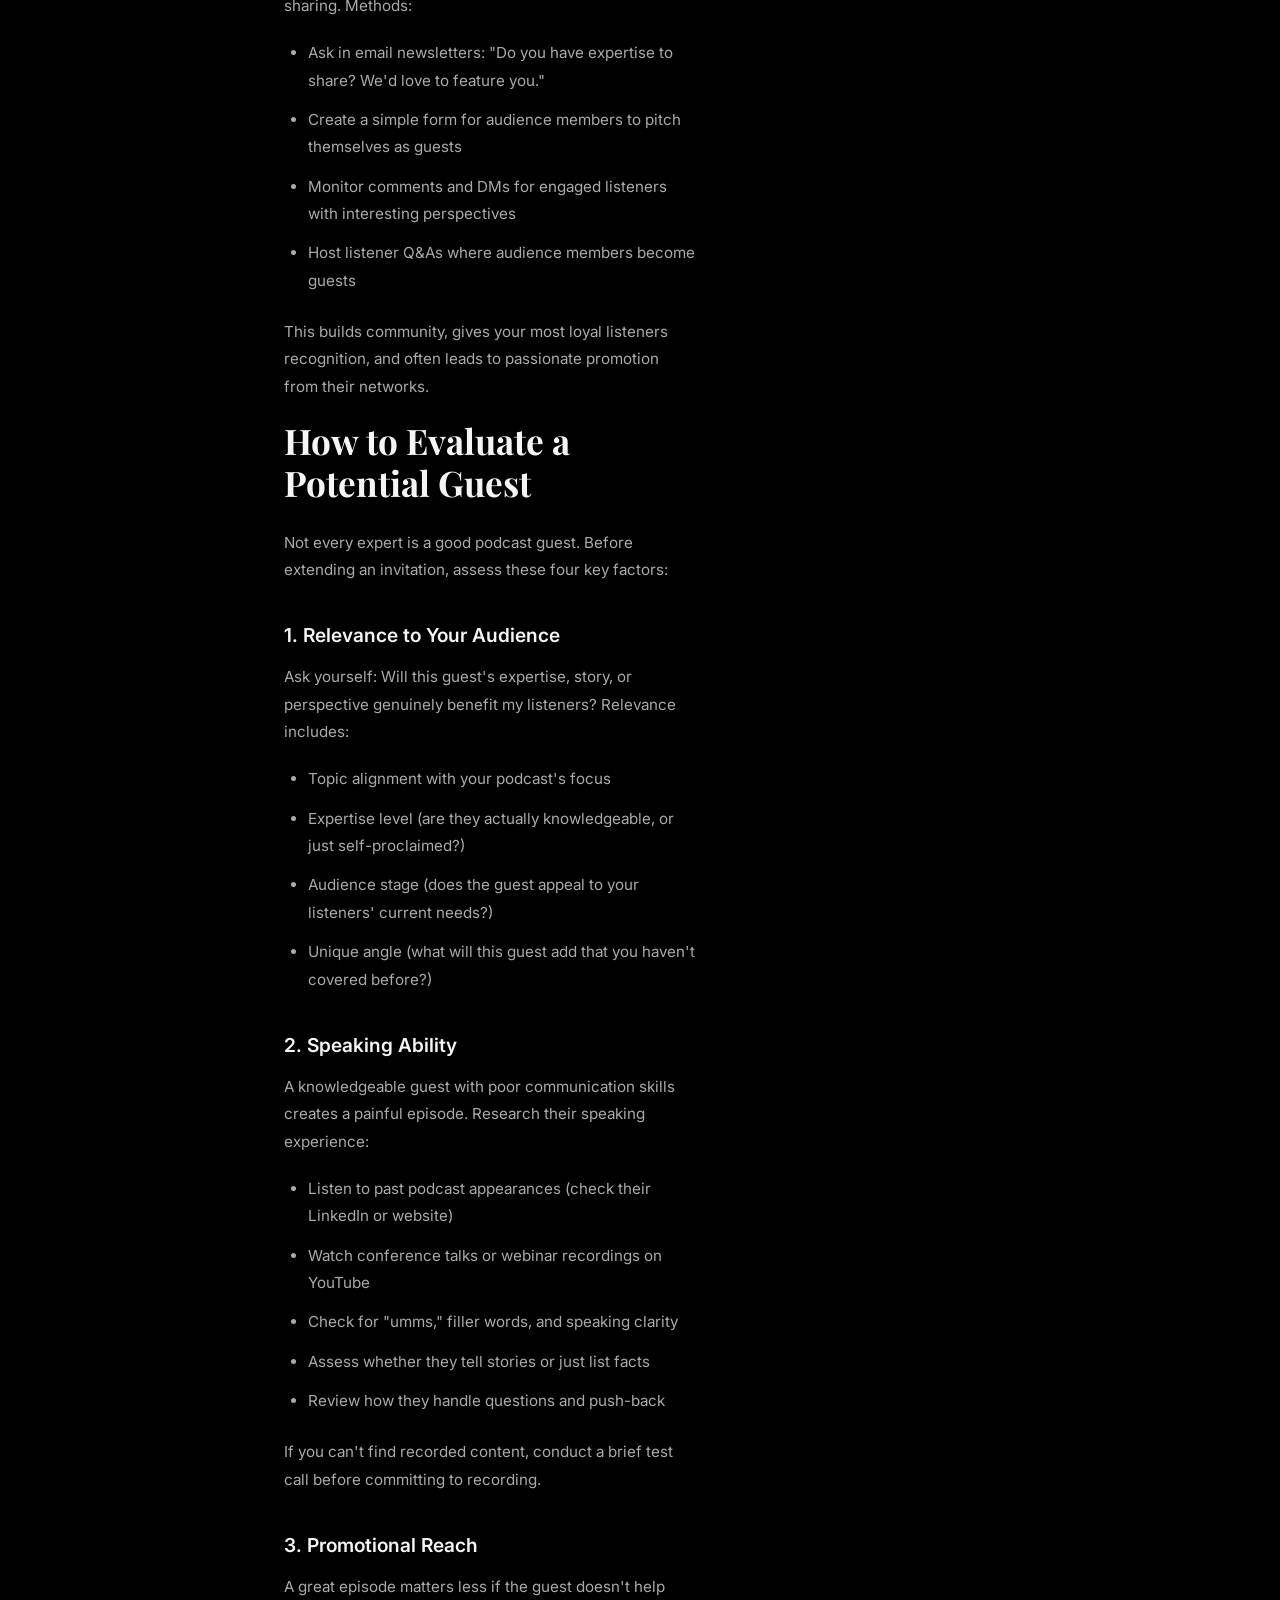
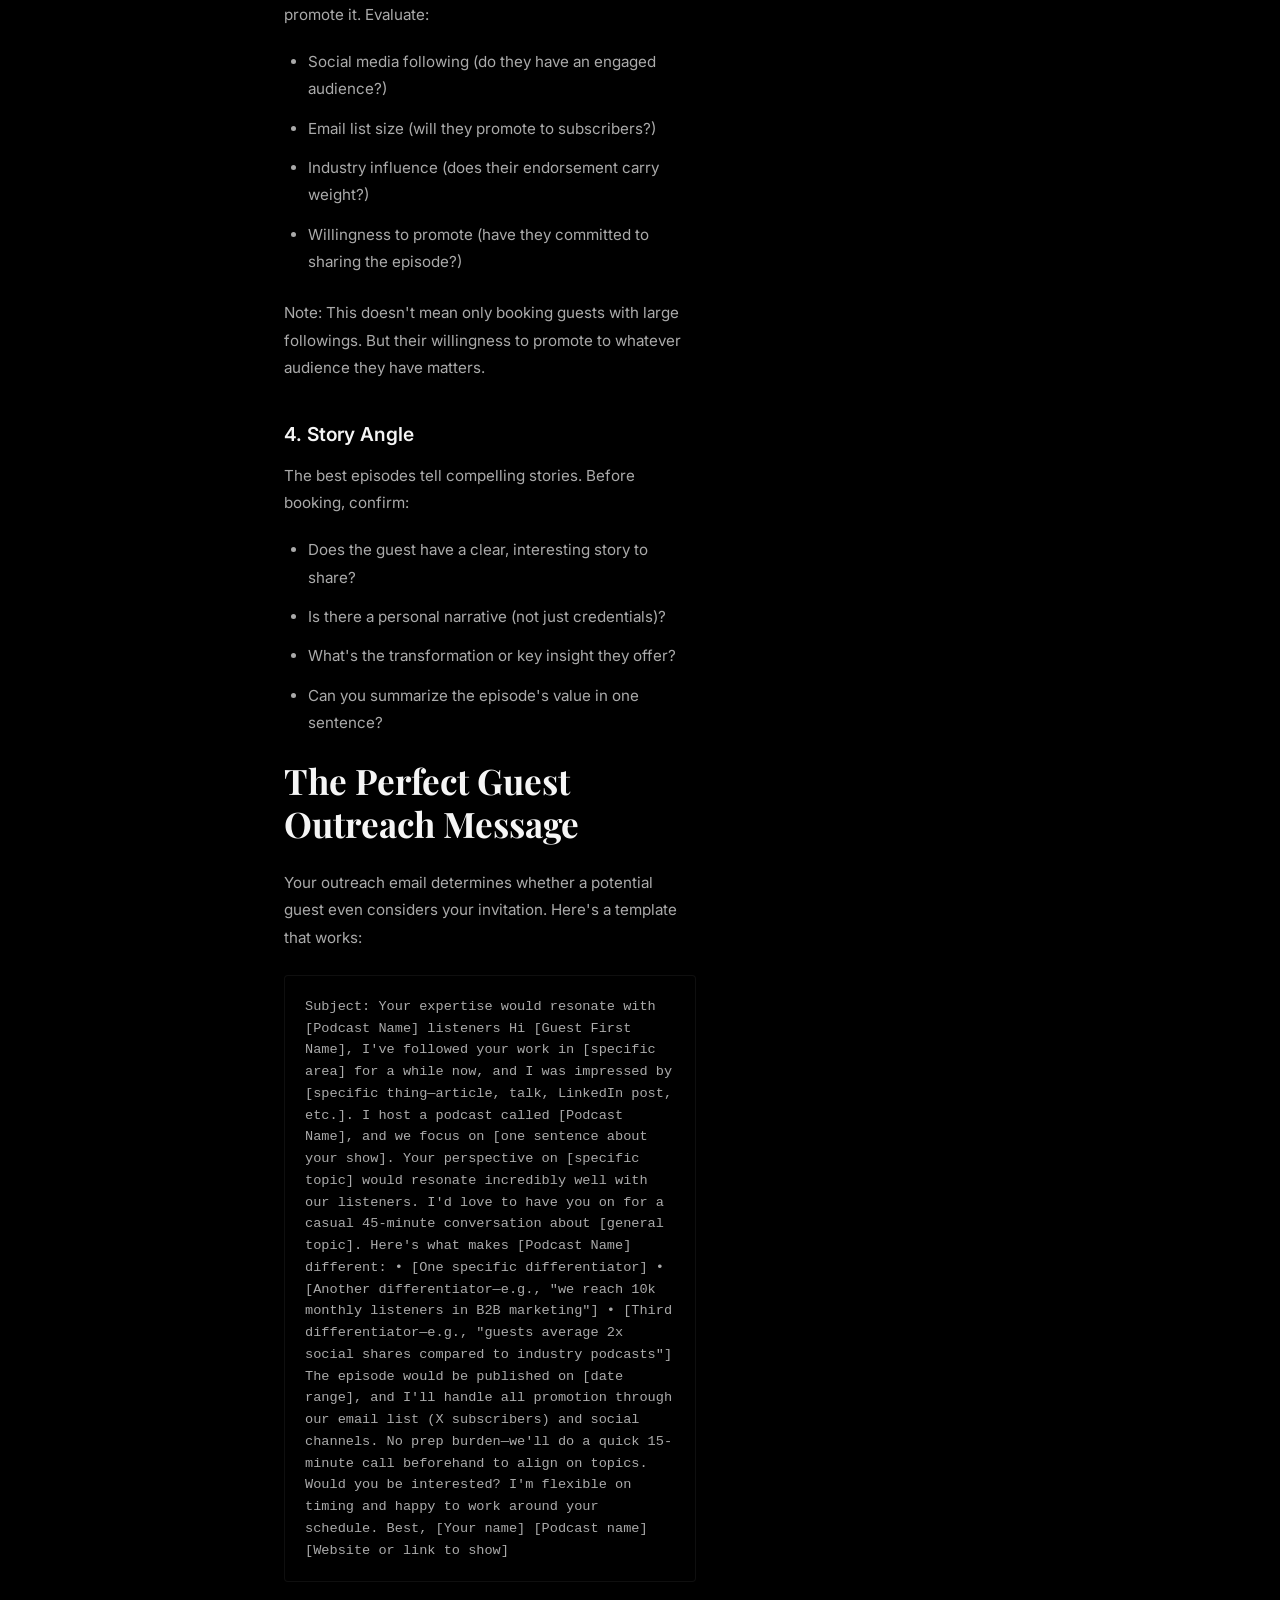
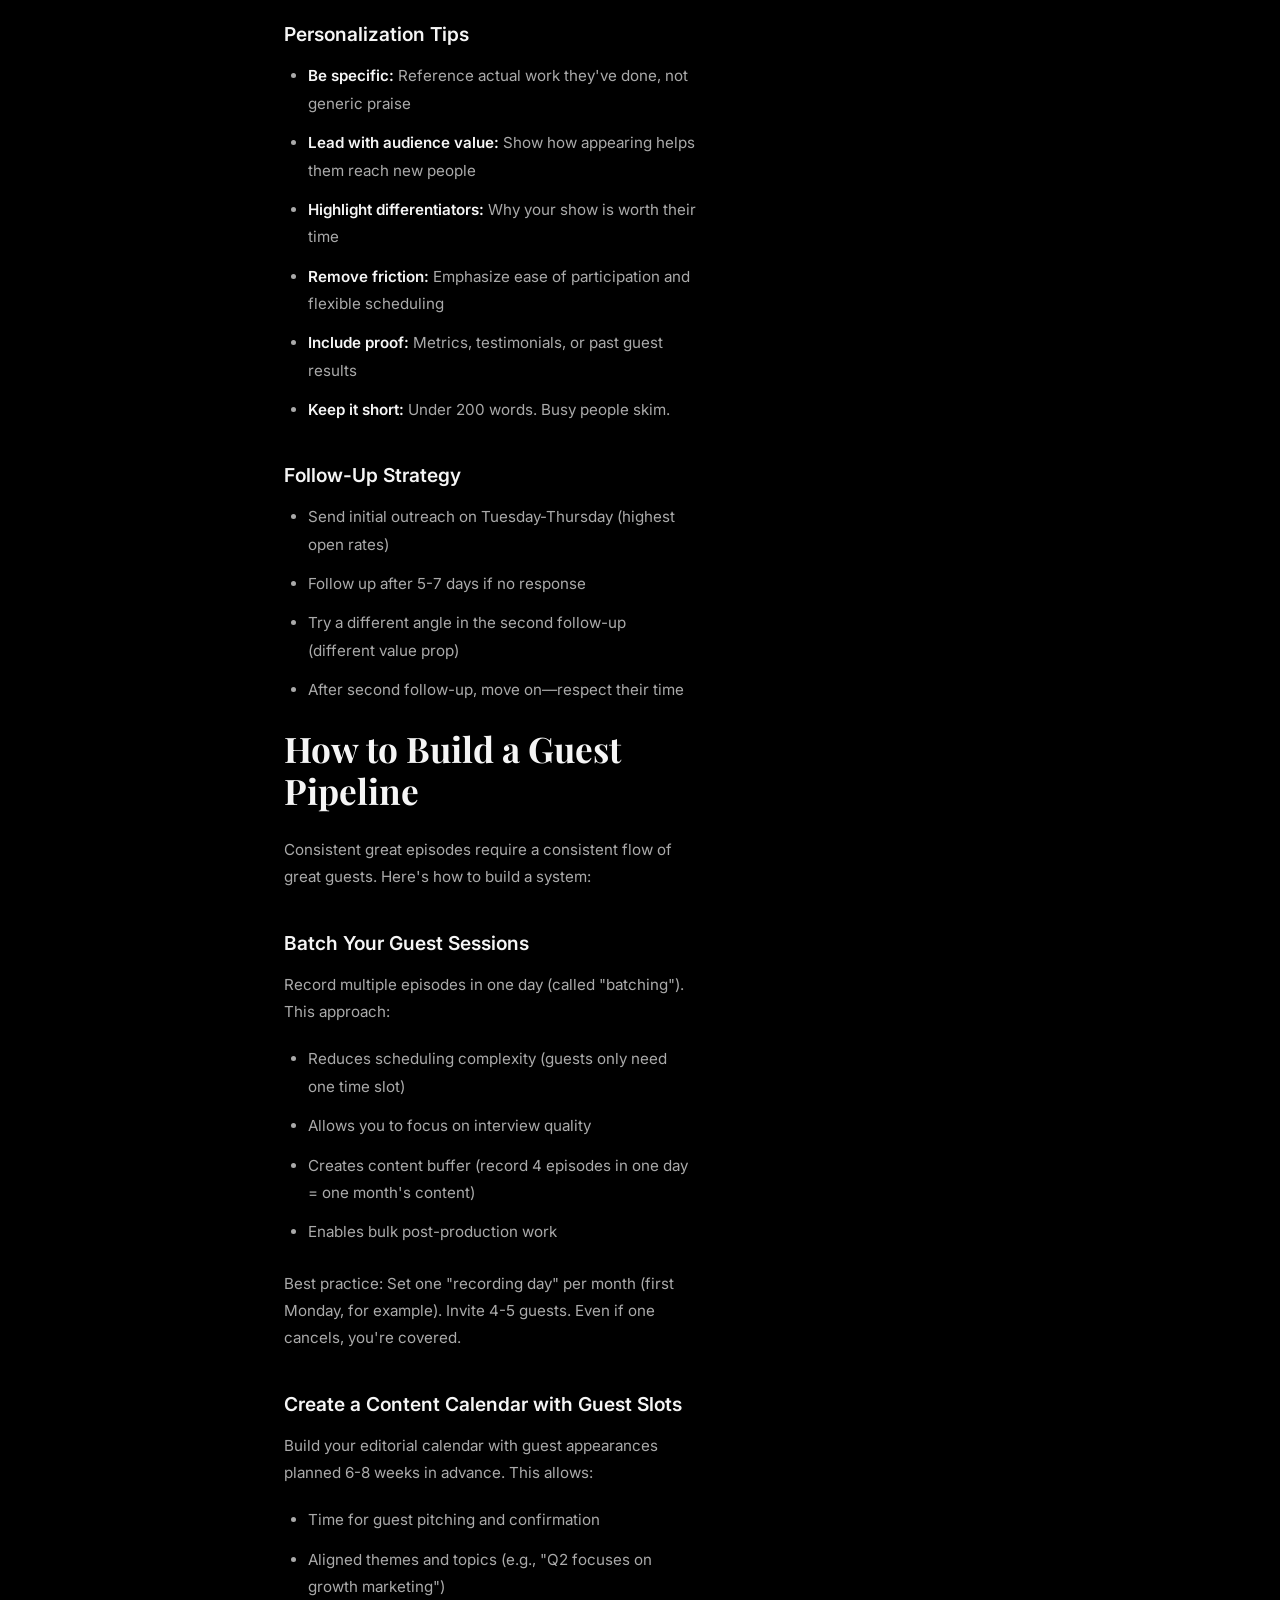
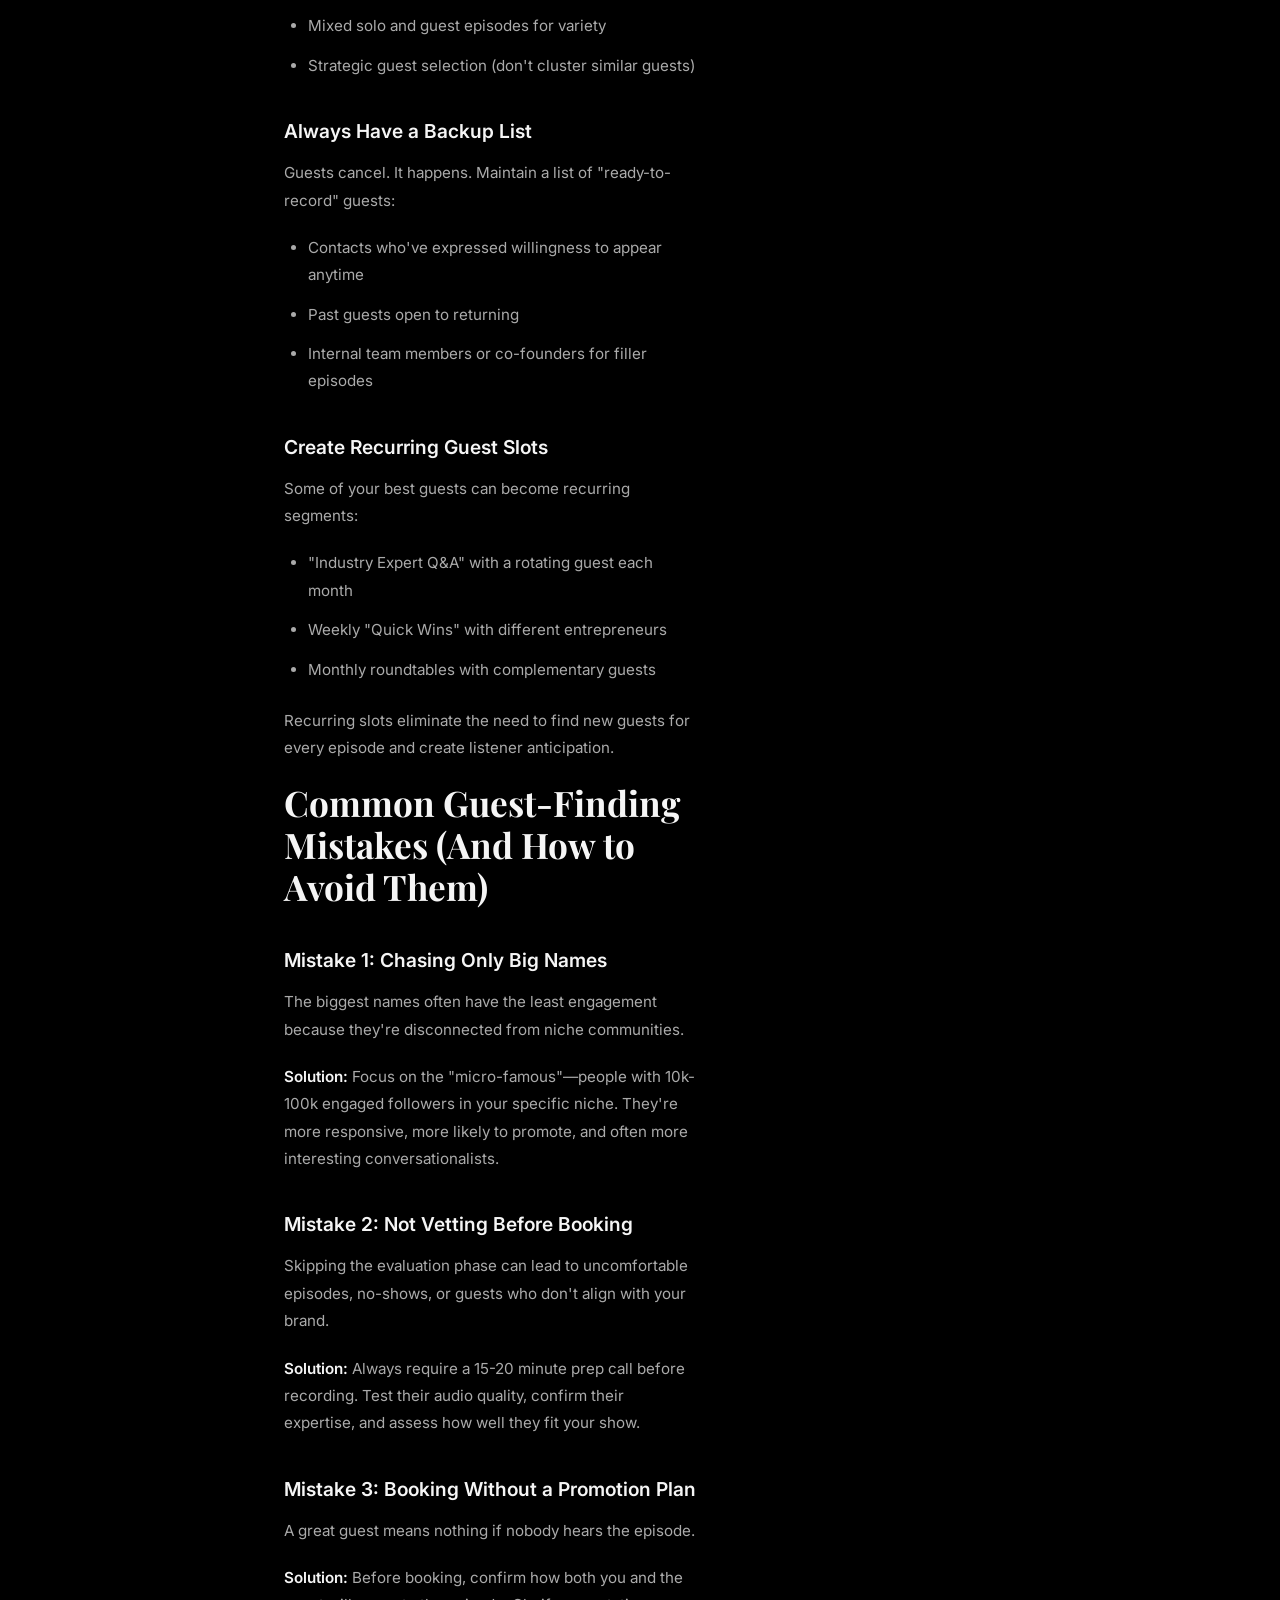
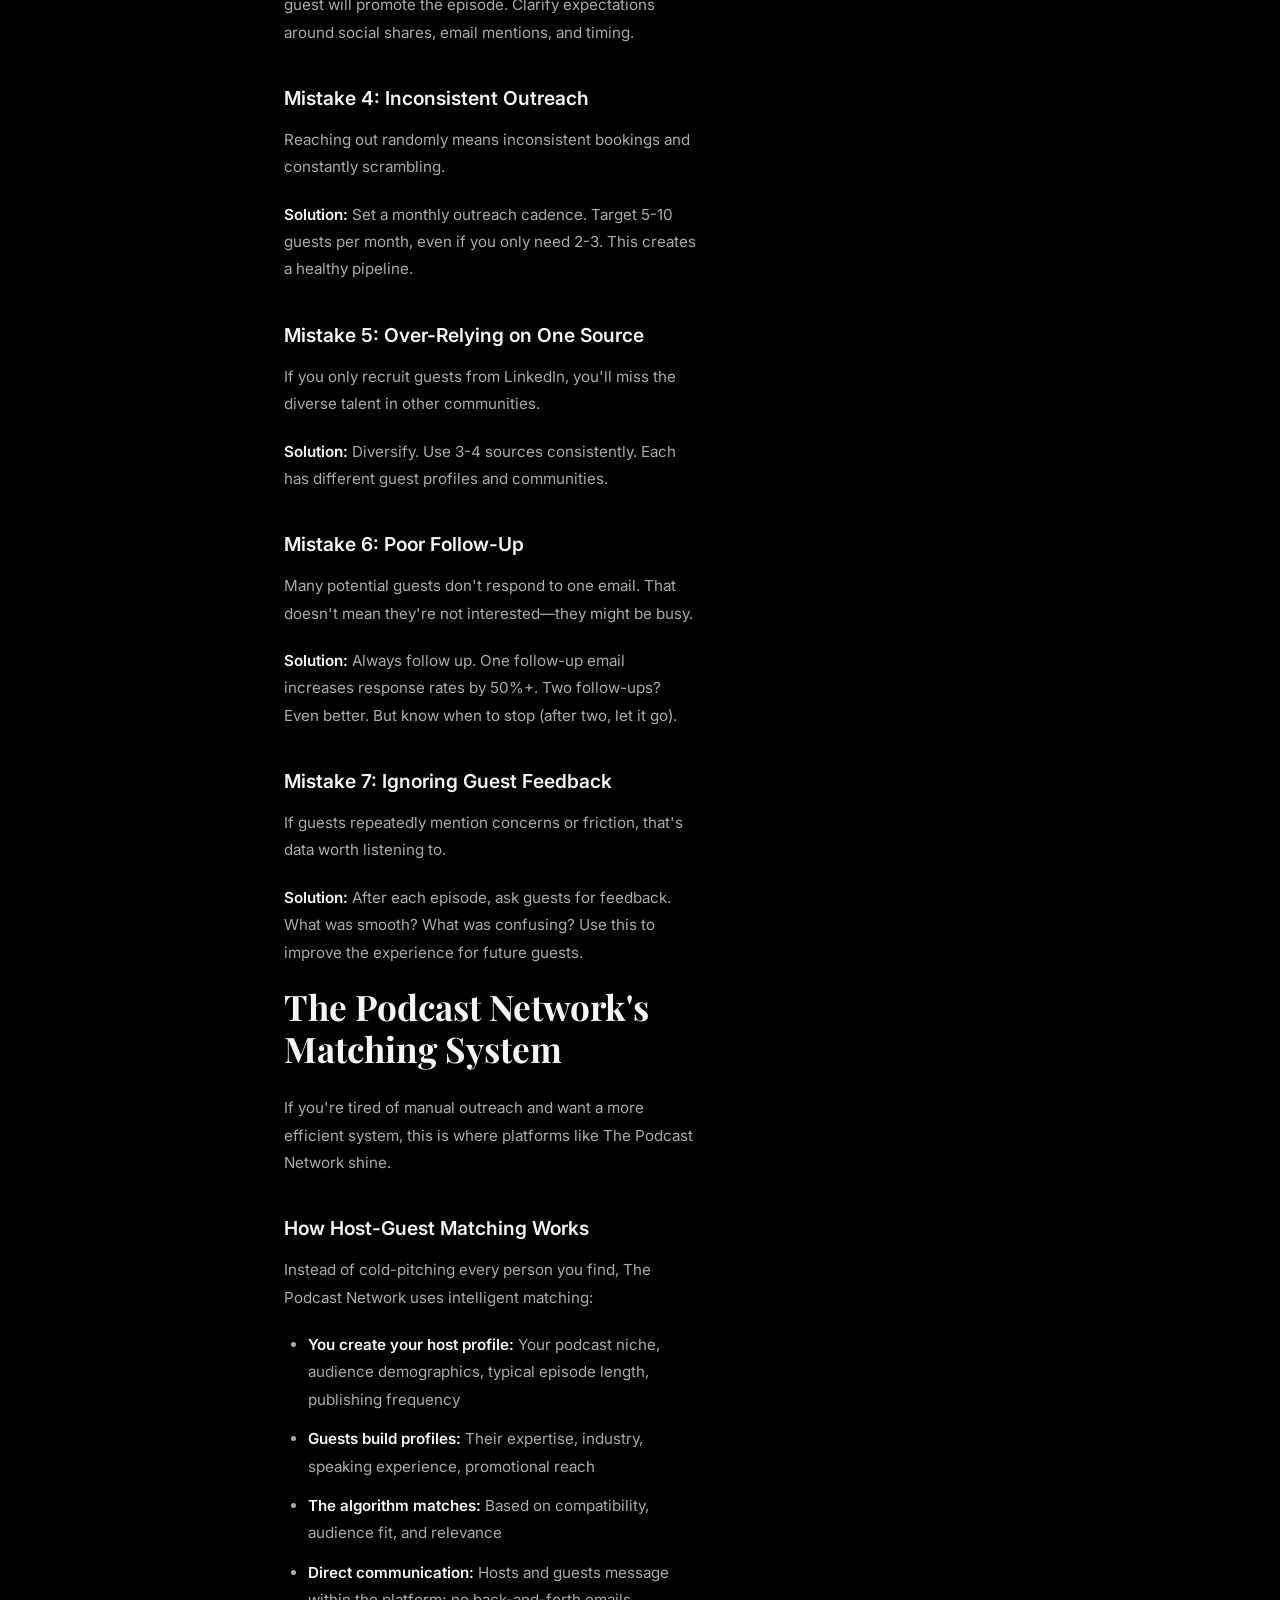
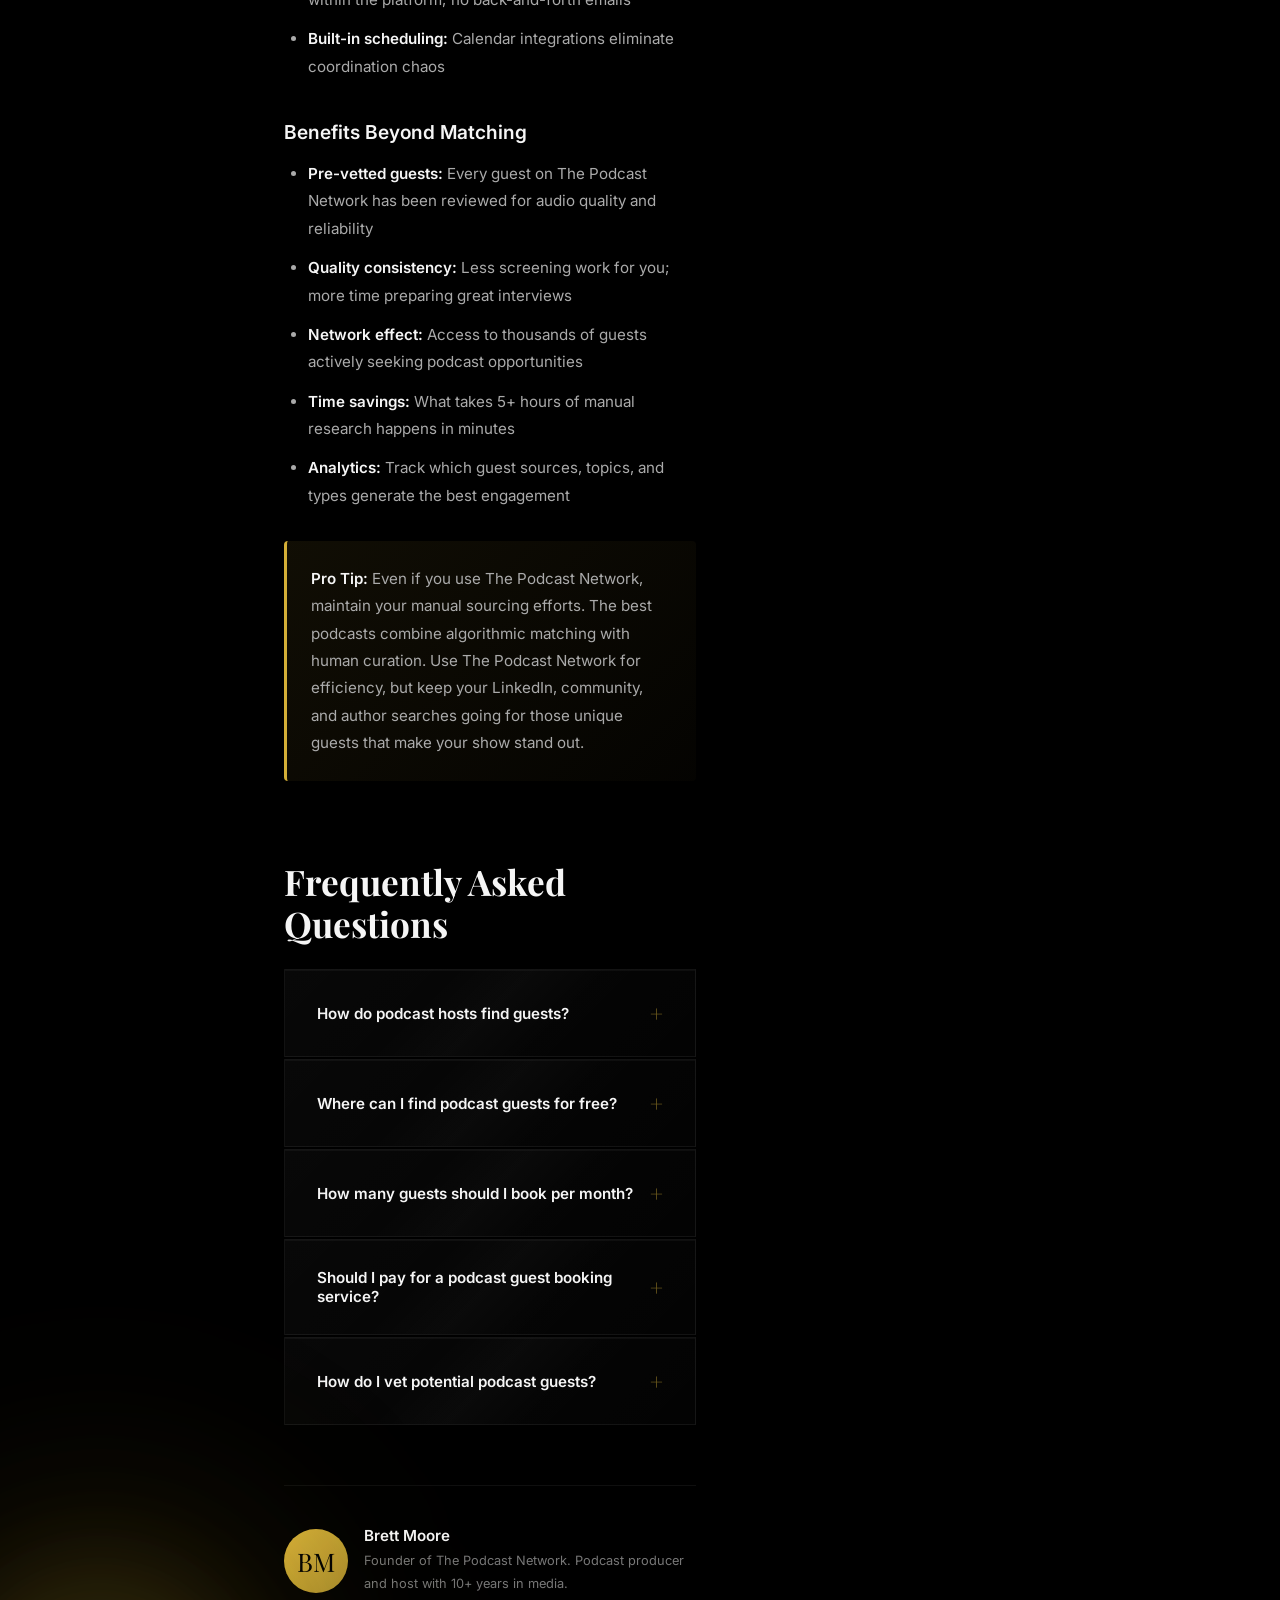
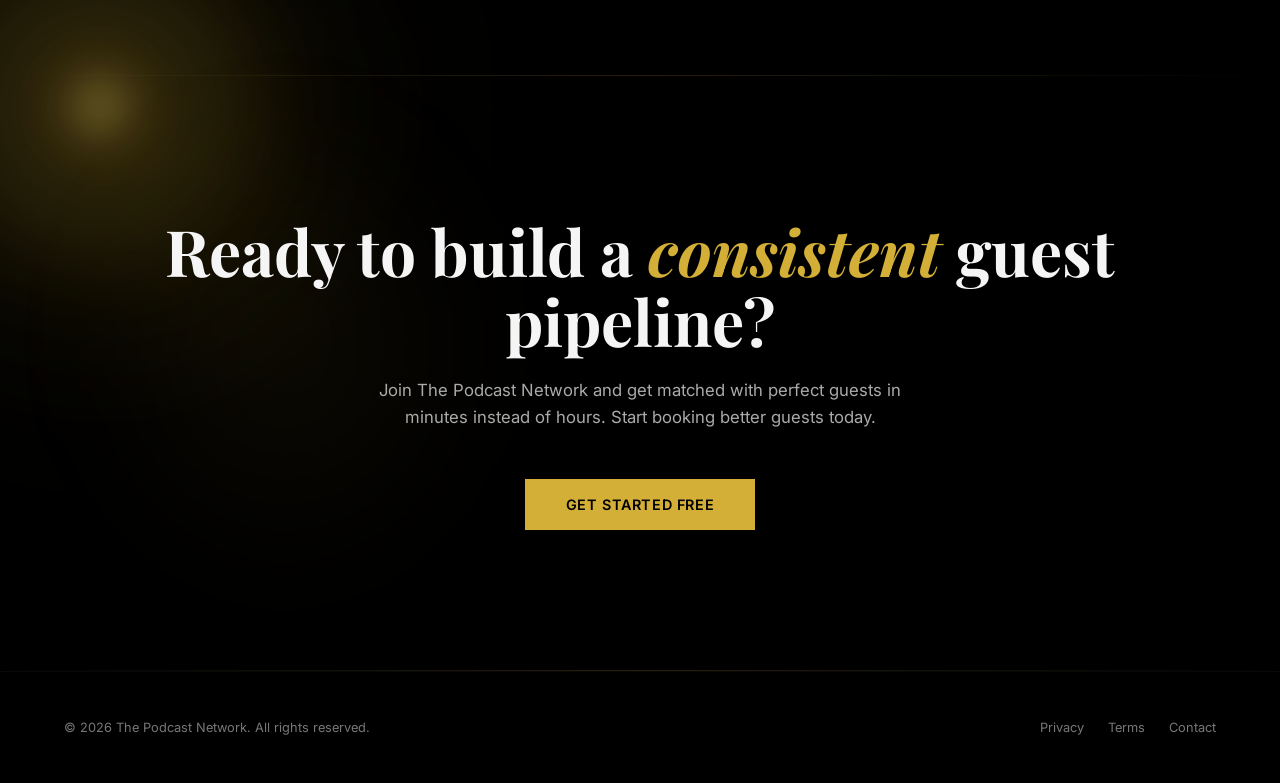
<file: how-to-find-podcast-guests.html>
<!DOCTYPE html>
<html lang="en">
<head>
    <meta charset="UTF-8">
    <meta name="viewport" content="width=device-width, initial-scale=1.0">
    <meta name="description" content="Discover proven strategies to find great podcast guests without the headache. Learn where to search, how to evaluate candidates, and build an effective guest pipeline for your show.">
    <meta name="keywords" content="how to find podcast guests, podcast guest booking, find podcast guests, podcast guest sources">
    <meta name="author" content="Brett Moore">
    <meta property="og:title" content="How to Find Great Guests for Your Podcast (Without the Headache)">
    <meta property="og:description" content="Discover proven strategies to find great podcast guests without the headache. Learn where to search, how to evaluate candidates, and build an effective guest pipeline for your show.">
    <meta property="og:type" content="article">
    <meta property="article:published_time" content="2026-03-19T00:00:00Z">
    <meta property="article:author" content="Brett Moore">
    <meta name="twitter:card" content="summary_large_image">
    <meta name="twitter:title" content="How to Find Great Guests for Your Podcast (Without the Headache)">
    <meta name="twitter:description" content="Discover proven strategies to find great podcast guests without the headache. Learn where to search, how to evaluate candidates, and build an effective guest pipeline for your show.">

    <!-- Preconnect -->
    <link rel="preconnect" href="https://fonts.googleapis.com">
    <link rel="preconnect" href="https://fonts.gstatic.com" crossorigin>

    <!-- Fonts -->
    <link href="https://fonts.googleapis.com/css2?family=Inter:wght@400;500;600;700&family=Playfair+Display:wght@700&display=swap" rel="stylesheet">

    <!-- Styles -->
    <link rel="stylesheet" href="../styles.css">
    <style>
        /* Article-specific styles */
        .article-header {
            padding: 120px 0 60px;
        }

        .article-meta {
            display: flex;
            align-items: center;
            gap: 24px;
            margin-bottom: 24px;
            flex-wrap: wrap;
        }

        .article-meta-item {
            display: flex;
            align-items: center;
            gap: 8px;
            font-size: 0.85rem;
            color: var(--text2);
        }

        .article-meta-dot {
            width: 4px;
            height: 4px;
            border-radius: 50%;
            background: var(--gold);
        }

        .article-title {
            font-family: var(--font-display);
            font-size: clamp(2.4rem, 5vw, 3.6rem);
            font-weight: 700;
            line-height: 1.1;
            margin-bottom: 24px;
            color: var(--text);
        }

        .article-subtitle {
            font-size: 1.1rem;
            color: var(--text2);
            line-height: 1.6;
            margin-bottom: 0;
            max-width: 700px;
        }

        .article-content {
            padding: 80px 0;
        }

        .article-body {
            display: grid;
            grid-template-columns: 1fr 240px;
            gap: 60px;
        }

        .article-main {
            max-width: 760px;
        }

        .article-main h2 {
            font-family: var(--font-display);
            font-size: clamp(1.8rem, 3vw, 2.2rem);
            font-weight: 700;
            margin: 60px 0 24px;
            line-height: 1.2;
            color: var(--text);
        }

        .article-main h2:first-child {
            margin-top: 0;
        }

        .article-main h3 {
            font-size: 1.2rem;
            font-weight: 600;
            margin: 40px 0 16px;
            color: var(--text);
        }

        .article-main p {
            font-size: 0.95rem;
            line-height: 1.8;
            margin-bottom: 20px;
            color: var(--text2);
        }

        .article-main ul,
        .article-main ol {
            margin-bottom: 24px;
            padding-left: 24px;
        }

        .article-main li {
            font-size: 0.95rem;
            line-height: 1.8;
            margin-bottom: 12px;
            color: var(--text2);
        }

        .article-main strong {
            color: var(--text);
            font-weight: 600;
        }

        .article-main em {
            color: var(--gold-light);
            font-style: italic;
        }

        .highlight-box {
            background: linear-gradient(135deg, rgba(212, 175, 55, 0.08), rgba(212, 175, 55, 0.02));
            border-left: 3px solid var(--gold);
            padding: 24px;
            margin: 32px 0;
            border-radius: 4px;
        }

        .highlight-box p {
            margin-bottom: 0;
        }

        .code-block {
            background: rgba(0, 0, 0, 0.4);
            border: 1px solid rgba(255, 255, 255, 0.06);
            padding: 20px;
            margin: 24px 0;
            border-radius: 4px;
            font-family: 'Courier New', monospace;
            font-size: 0.85rem;
            line-height: 1.6;
            color: var(--text2);
            overflow-x: auto;
        }

        .toc-sidebar {
            position: sticky;
            top: 100px;
            max-height: calc(100vh - 120px);
            overflow-y: auto;
        }

        .toc-card {
            background: linear-gradient(135deg, rgba(255, 255, 255, 0.03), rgba(255, 255, 255, 0.01));
            backdrop-filter: blur(20px);
            -webkit-backdrop-filter: blur(20px);
            border: 1px solid rgba(255, 255, 255, 0.06);
            padding: 24px;
            border-radius: 4px;
        }

        .toc-title {
            font-weight: 600;
            color: var(--gold);
            font-size: 0.85rem;
            text-transform: uppercase;
            letter-spacing: 0.1em;
            margin-bottom: 16px;
        }

        .toc-list {
            list-style: none;
            padding: 0;
            margin: 0;
        }

        .toc-list li {
            margin-bottom: 12px;
        }

        .toc-list a {
            color: var(--text2);
            text-decoration: none;
            font-size: 0.85rem;
            line-height: 1.5;
            transition: color 0.3s;
        }

        .toc-list a:hover {
            color: var(--gold);
        }

        .author-bio {
            display: flex;
            align-items: center;
            gap: 16px;
            margin-top: 60px;
            padding-top: 40px;
            border-top: 1px solid rgba(255, 255, 255, 0.06);
        }

        .author-avatar {
            width: 64px;
            height: 64px;
            border-radius: 50%;
            background: linear-gradient(135deg, var(--gold), var(--gold-dark));
            display: flex;
            align-items: center;
            justify-content: center;
            font-family: var(--font-display);
            font-size: 1.6rem;
            color: #000;
            flex-shrink: 0;
        }

        .author-info h3 {
            font-size: 0.95rem;
            font-weight: 600;
            color: var(--text);
            margin: 0;
        }

        .author-info p {
            font-size: 0.8rem;
            color: var(--text3);
            margin: 4px 0 0;
        }

        .faq-section {
            margin-top: 80px;
        }

        .faq-title {
            font-family: var(--font-display);
            font-size: clamp(1.8rem, 3vw, 2.2rem);
            font-weight: 700;
            margin-bottom: 40px;
        }

        /* Breadcrumb */
        .breadcrumb {
            font-size: 0.8rem;
            margin-bottom: 24px;
        }

        .breadcrumb a {
            color: var(--text2);
            text-decoration: none;
            transition: color 0.3s;
        }

        .breadcrumb a:hover {
            color: var(--gold);
        }

        .breadcrumb span {
            color: var(--text3);
            margin: 0 8px;
        }

        /* Responsive */
        @media (max-width: 1100px) {
            .article-body {
                grid-template-columns: 1fr;
                gap: 40px;
            }

            .toc-sidebar {
                position: static;
                max-height: none;
            }

            .toc-card {
                display: none;
            }
        }

        @media (max-width: 768px) {
            .article-header {
                padding: 80px 0 40px;
            }

            .article-title {
                font-size: 1.8rem;
            }

            .article-content {
                padding: 40px 0;
            }

            .article-meta {
                flex-direction: column;
                align-items: flex-start;
                gap: 12px;
            }
        }
    </style>

    <!-- Schema.org -->
    <script type="application/ld+json">
    {
        "@context": "https://schema.org",
        "@type": "Article",
        "headline": "How to Find Great Guests for Your Podcast (Without the Headache)",
        "description": "Discover proven strategies to find great podcast guests without the headache. Learn where to search, how to evaluate candidates, and build an effective guest pipeline for your show.",
        "image": "https://thepodcastnetwork.ai/og-image.jpg",
        "datePublished": "2026-03-19",
        "dateModified": "2026-03-19",
        "author": {
            "@type": "Person",
            "name": "Brett Moore",
            "url": "https://thepodcastnetwork.ai"
        },
        "publisher": {
            "@type": "Organization",
            "name": "The Podcast Network",
            "logo": {
                "@type": "ImageObject",
                "url": "https://thepodcastnetwork.ai/logo.png"
            }
        },
        "mainEntity": {
            "@type": "Thing",
            "name": "How to Find Podcast Guests"
        }
    }
    </script>

    <script type="application/ld+json">
    {
        "@context": "https://schema.org",
        "@type": "FAQPage",
        "mainEntity": [
            {
                "@type": "Question",
                "name": "How do podcast hosts find guests?",
                "acceptedAnswer": {
                    "@type": "Answer",
                    "text": "Podcast hosts find guests through multiple channels: LinkedIn searches, podcast guest communities on platforms like Skool and Facebook, dedicated matching services like The Podcast Network, industry conferences and events, author book launches, complementary podcasts' audiences, and their own listener base. The most effective approach combines multiple sources and focuses on relevance to your audience rather than guest fame."
                }
            },
            {
                "@type": "Question",
                "name": "Where can I find podcast guests for free?",
                "acceptedAnswer": {
                    "@type": "Answer",
                    "text": "You can find podcast guests for free on LinkedIn (using advanced search filters), Facebook groups dedicated to podcast guests, Skool communities, Twitter/X, and your existing audience. Industry conferences and virtual events also provide free networking opportunities. Additionally, reaching out to authors, thought leaders, and complementary podcasters directly often costs nothing but time."
                }
            },
            {
                "@type": "Question",
                "name": "How many guests should I book per month?",
                "acceptedAnswer": {
                    "@type": "Answer",
                    "text": "The ideal number of guests per month depends on your publishing schedule. If you publish weekly, aim for 3-4 guests per month. If you publish twice weekly, target 6-8. Most successful podcasters recommend batching guest sessions (recording 3-4 episodes in one day) and maintaining a 6-8 week content calendar buffer to prevent last-minute scrambling."
                }
            },
            {
                "@type": "Question",
                "name": "Should I pay for a podcast guest booking service?",
                "acceptedAnswer": {
                    "@type": "Answer",
                    "text": "It depends on your goals and resources. Free methods work well for niche podcasts with specific audiences. Paid services like The Podcast Network offer valuable benefits: pre-vetted guests, quality control, better matching algorithms, and time savings. If you value efficiency and want consistent guest quality without the research burden, a paid service often pays for itself through reduced screening time and better episode quality."
                }
            },
            {
                "@type": "Question",
                "name": "How do I vet potential podcast guests?",
                "acceptedAnswer": {
                    "@type": "Answer",
                    "text": "Vet potential guests by assessing: relevance to your audience (do they add value?), speaking ability (listen to past podcast appearances or videos), promotional reach (will they help promote the episode?), and story angle (do they have a compelling narrative?). Always do a prep call before recording to test audio quality, confirm availability, and align on discussion topics."
                }
            }
        ]
    }
    </script>

    <title>How to Find Great Podcast Guests | The Podcast Network</title>
</head>
<body>
    <a href="#main-content" class="skip-link">Skip to main content</a>

    <!-- Navigation -->
    <nav>
      <div class="container">
        <a href="/" class="nav-logo"><span>The</span> Podcast Network</a>
        <div class="nav-links">
          <a href="/for-hosts.html">For Hosts</a>
          <a href="/for-guests.html">For Guests</a>
          <a href="/#pentatype">Pentatype</a>
          <a href="/pre-sold-author.html">Book Program</a>
          <a href="https://www.skool.com/thepodcastnetwork/about" target="_blank" rel="noopener" class="nav-cta">Join Free</a>
        </div>
        <button class="mobile-menu-toggle" aria-label="Menu">
          <svg viewBox="0 0 24 24" fill="none" stroke="currentColor" stroke-width="2"><line x1="3" y1="6" x2="21" y2="6"/><line x1="3" y1="12" x2="21" y2="12"/><line x1="3" y1="18" x2="21" y2="18"/></svg>
        </button>
      </div>
    </nav>

    <!-- Article Header -->
    <header class="article-header">
        <div class="container-narrow">
            <div class="breadcrumb reveal reveal-d1">
                <a href="/">Home</a>
                <span>/</span>
                <a href="/blog">Blog</a>
                <span>/</span>
                <span>How to Find Podcast Guests</span>
            </div>

            <div class="article-meta reveal reveal-d2">
                <div class="article-meta-item">
                    <span>By Brett Moore</span>
                </div>
                <div class="article-meta-dot"></div>
                <div class="article-meta-item">
                    <span>March 19, 2026</span>
                </div>
                <div class="article-meta-dot"></div>
                <div class="article-meta-item">
                    <span>8 min read</span>
                </div>
            </div>

            <h1 class="article-title reveal reveal-d3">How to Find Great Guests for Your Podcast <em>(Without the Headache)</em></h1>

            <p class="article-subtitle reveal reveal-d4">Finding great podcast guests starts with knowing your audience, then searching in the places where experts already congregate: LinkedIn, podcast guest communities, matching platforms like The Podcast Network, and industry events. The best guests aren't the most famous — they're the most relevant to your listeners.</p>
        </div>
    </header>

    <div class="gold-line"></div>

    <!-- Article Content -->
    <main id="main-content" class="article-content">
        <div class="container-narrow">
            <div class="article-body">
                <!-- Main Content -->
                <article class="article-main">
                    <!-- Section 1: Why Guest Quality Matters -->
                    <section>
                        <h2 id="section-1">Why Guest Quality Matters More Than Guest Fame</h2>

                        <p>The biggest mistake podcast hosts make? Chasing celebrity names instead of finding guests who genuinely resonate with their audience.</p>

                        <p>Here's the reality: a moderately famous guest with no connection to your listeners creates a boring episode. A perfectly-matched lesser-known expert who shares stories aligned with your audience's interests? That's gold. Your listeners will come back for more.</p>

                        <p>Quality guest selection affects everything:</p>

                        <ul>
                            <li><strong>Listener retention:</strong> Relevant guests keep your audience engaged and coming back</li>
                            <li><strong>Social amplification:</strong> Great guests promote episodes to their networks, expanding your reach</li>
                            <li><strong>Production efficiency:</strong> Well-prepared guests make interviews smoother and require less editing</li>
                            <li><strong>Brand positioning:</strong> Your podcast becomes known for smart conversations, not celebrity chasing</li>
                            <li><strong>Guest relationships:</strong> Quality interactions lead to repeat guests and referrals</li>
                        </ul>

                        <p>The best podcasts aren't defined by who they interview—they're defined by <em>why</em> they interview specific people. That "why" is directly tied to audience value, not guest prestige.</p>
                    </section>

                    <!-- Section 2: 7 Places to Find Guests -->
                    <section>
                        <h2 id="section-2">7 Places to Find Podcast Guests</h2>

                        <p>Stop randomly reaching out to people. Instead, go where relevant experts are already congregating. Here are seven proven sources:</p>

                        <h3>1. LinkedIn Search (The Underrated Goldmine)</h3>
                        <p>LinkedIn is home to thousands of experts actively looking to build their personal brands. Use LinkedIn's search filters to find people by:</p>
                        <ul>
                            <li>Job title (e.g., "Content Strategist," "Product Manager," "Marketing Director")</li>
                            <li>Industry (be specific—"SaaS," "B2B Marketing," "AI/ML")</li>
                            <li>Company or company size</li>
                            <li>Location</li>
                            <li>Keywords in their headline or about section</li>
                        </ul>
                        <p>Pro tip: Look for people with active engagement on their posts—they're already comfortable being in the spotlight. Check if they mention speaking experience or content creation in their profiles.</p>

                        <h3>2. Podcast Guest Communities (Skool, Facebook Groups)</h3>
                        <p>Communities like Skool and private Facebook groups are specifically designed for people seeking podcast appearances. These folks are pre-qualified: they want to be on podcasts. You just need to make sure they're relevant to your show.</p>
                        <ul>
                            <li><strong>Skool Communities:</strong> Search for podcast guest communities in your niche. Members actively pitch themselves.</li>
                            <li><strong>Facebook Groups:</strong> Groups like "Podcast Guests for Female Entrepreneurs" or industry-specific forums are treasure troves.</li>
                            <li><strong>Reddit:</strong> Subreddits like r/podcasts often have people seeking guest opportunities.</li>
                        </ul>

                        <h3>3. Matching Platforms Like The Podcast Network</h3>
                        <p>Dedicated podcast guest booking platforms streamline the process by matching you with pre-vetted guests. Here's why this works:</p>
                        <ul>
                            <li>Guests are already vetted for audio quality, reliability, and speaking ability</li>
                            <li>Matching algorithms suggest guests aligned with your show's niche and audience</li>
                            <li>Automated scheduling and communication save hours of back-and-forth</li>
                            <li>You get access to detailed guest bios and past speaking experience</li>
                            <li>Quality control is handled upfront, so you're not screening dozens of unqualified candidates</li>
                        </ul>
                        <p>While not free, these platforms often pay for themselves through time savings alone.</p>

                        <h3>4. Industry Conferences and Events</h3>
                        <p>Attend or sponsor industry conferences relevant to your podcast niche. Speakers at these events are:</p>
                        <ul>
                            <li>Already polished presenters with speaking experience</li>
                            <li>Deeply knowledgeable about their topics</li>
                            <li>Often looking for additional visibility opportunities</li>
                            <li>Easier to approach in person (less cold than email)</li>
                        </ul>
                        <p>Even if you can't attend in person, many conferences publish speaker lists online. A personal outreach mentioning the conference creates an immediate connection.</p>

                        <h3>5. Author and Book Launches</h3>
                        <p>Authors launching books are in "visibility mode." They're actively seeking interview opportunities and podcast appearances. Resources:</p>
                        <ul>
                            <li><strong>Publishers' PR teams:</strong> Many publishers actively pitch authors to media outlets</li>
                            <li><strong>Amazon bestseller lists:</strong> New releases in your industry are often from authors seeking exposure</li>
                            <li><strong>Book deal announcements:</strong> Publishers announce new books on social media</li>
                            <li><strong>Goodreads releases:</strong> Track upcoming releases in your niche</li>
                        </ul>
                        <p>Timing matters: reach out 4-6 weeks before the book launch for the best response rates.</p>

                        <h3>6. Complementary Podcasts' Audiences</h3>
                        <p>Guest on other podcasts in your niche, and those podcasts' audiences often have guest recommendations. Additionally:</p>
                        <ul>
                            <li>Listen to shows similar to yours and note recurring guests—they're clearly good speakers</li>
                            <li>Check podcast show notes and guest bios</li>
                            <li>Follow podcasters in your niche on social media and note who they interview</li>
                            <li>Join podcast networks or communities where hosts discuss guests</li>
                        </ul>

                        <h3>7. Your Own Audience</h3>
                        <p>Don't overlook the easiest source: your listeners. Many of your best audience members have insights worth sharing. Methods:</p>
                        <ul>
                            <li>Ask in email newsletters: "Do you have expertise to share? We'd love to feature you."</li>
                            <li>Create a simple form for audience members to pitch themselves as guests</li>
                            <li>Monitor comments and DMs for engaged listeners with interesting perspectives</li>
                            <li>Host listener Q&As where audience members become guests</li>
                        </ul>
                        <p>This builds community, gives your most loyal listeners recognition, and often leads to passionate promotion from their networks.</p>
                    </section>

                    <!-- Section 3: Evaluating Guests -->
                    <section>
                        <h2 id="section-3">How to Evaluate a Potential Guest</h2>

                        <p>Not every expert is a good podcast guest. Before extending an invitation, assess these four key factors:</p>

                        <h3>1. Relevance to Your Audience</h3>
                        <p>Ask yourself: Will this guest's expertise, story, or perspective genuinely benefit my listeners? Relevance includes:</p>
                        <ul>
                            <li>Topic alignment with your podcast's focus</li>
                            <li>Expertise level (are they actually knowledgeable, or just self-proclaimed?)</li>
                            <li>Audience stage (does the guest appeal to your listeners' current needs?)</li>
                            <li>Unique angle (what will this guest add that you haven't covered before?)</li>
                        </ul>

                        <h3>2. Speaking Ability</h3>
                        <p>A knowledgeable guest with poor communication skills creates a painful episode. Research their speaking experience:</p>
                        <ul>
                            <li>Listen to past podcast appearances (check their LinkedIn or website)</li>
                            <li>Watch conference talks or webinar recordings on YouTube</li>
                            <li>Check for "umms," filler words, and speaking clarity</li>
                            <li>Assess whether they tell stories or just list facts</li>
                            <li>Review how they handle questions and push-back</li>
                        </ul>
                        <p>If you can't find recorded content, conduct a brief test call before committing to recording.</p>

                        <h3>3. Promotional Reach</h3>
                        <p>A great episode matters less if the guest doesn't help promote it. Evaluate:</p>
                        <ul>
                            <li>Social media following (do they have an engaged audience?)</li>
                            <li>Email list size (will they promote to subscribers?)</li>
                            <li>Industry influence (does their endorsement carry weight?)</li>
                            <li>Willingness to promote (have they committed to sharing the episode?)</li>
                        </ul>
                        <p>Note: This doesn't mean only booking guests with large followings. But their willingness to promote to whatever audience they have matters.</p>

                        <h3>4. Story Angle</h3>
                        <p>The best episodes tell compelling stories. Before booking, confirm:</p>
                        <ul>
                            <li>Does the guest have a clear, interesting story to share?</li>
                            <li>Is there a personal narrative (not just credentials)?</li>
                            <li>What's the transformation or key insight they offer?</li>
                            <li>Can you summarize the episode's value in one sentence?</li>
                        </ul>
                    </section>

                    <!-- Section 4: Outreach Message -->
                    <section>
                        <h2 id="section-4">The Perfect Guest Outreach Message</h2>

                        <p>Your outreach email determines whether a potential guest even considers your invitation. Here's a template that works:</p>

                        <div class="code-block">Subject: Your expertise would resonate with [Podcast Name] listeners

Hi [Guest First Name],

I've followed your work in [specific area] for a while now, and I was impressed by [specific thing—article, talk, LinkedIn post, etc.].

I host a podcast called [Podcast Name], and we focus on [one sentence about your show]. Your perspective on [specific topic] would resonate incredibly well with our listeners.

I'd love to have you on for a casual 45-minute conversation about [general topic]. Here's what makes [Podcast Name] different:
• [One specific differentiator]
• [Another differentiator—e.g., "we reach 10k monthly listeners in B2B marketing"]
• [Third differentiator—e.g., "guests average 2x social shares compared to industry podcasts"]

The episode would be published on [date range], and I'll handle all promotion through our email list (X subscribers) and social channels. No prep burden—we'll do a quick 15-minute call beforehand to align on topics.

Would you be interested? I'm flexible on timing and happy to work around your schedule.

Best,
[Your name]
[Podcast name]
[Website or link to show]
                        </div>

                        <h3>Personalization Tips</h3>
                        <ul>
                            <li><strong>Be specific:</strong> Reference actual work they've done, not generic praise</li>
                            <li><strong>Lead with audience value:</strong> Show how appearing helps them reach new people</li>
                            <li><strong>Highlight differentiators:</strong> Why your show is worth their time</li>
                            <li><strong>Remove friction:</strong> Emphasize ease of participation and flexible scheduling</li>
                            <li><strong>Include proof:</strong> Metrics, testimonials, or past guest results</li>
                            <li><strong>Keep it short:</strong> Under 200 words. Busy people skim.</li>
                        </ul>

                        <h3>Follow-Up Strategy</h3>
                        <ul>
                            <li>Send initial outreach on Tuesday-Thursday (highest open rates)</li>
                            <li>Follow up after 5-7 days if no response</li>
                            <li>Try a different angle in the second follow-up (different value prop)</li>
                            <li>After second follow-up, move on—respect their time</li>
                        </ul>
                    </section>

                    <!-- Section 5: Guest Pipeline -->
                    <section>
                        <h2 id="section-5">How to Build a Guest Pipeline</h2>

                        <p>Consistent great episodes require a consistent flow of great guests. Here's how to build a system:</p>

                        <h3>Batch Your Guest Sessions</h3>
                        <p>Record multiple episodes in one day (called "batching"). This approach:</p>
                        <ul>
                            <li>Reduces scheduling complexity (guests only need one time slot)</li>
                            <li>Allows you to focus on interview quality</li>
                            <li>Creates content buffer (record 4 episodes in one day = one month's content)</li>
                            <li>Enables bulk post-production work</li>
                        </ul>
                        <p>Best practice: Set one "recording day" per month (first Monday, for example). Invite 4-5 guests. Even if one cancels, you're covered.</p>

                        <h3>Create a Content Calendar with Guest Slots</h3>
                        <p>Build your editorial calendar with guest appearances planned 6-8 weeks in advance. This allows:</p>
                        <ul>
                            <li>Time for guest pitching and confirmation</li>
                            <li>Aligned themes and topics (e.g., "Q2 focuses on growth marketing")</li>
                            <li>Mixed solo and guest episodes for variety</li>
                            <li>Strategic guest selection (don't cluster similar guests)</li>
                        </ul>

                        <h3>Always Have a Backup List</h3>
                        <p>Guests cancel. It happens. Maintain a list of "ready-to-record" guests:</p>
                        <ul>
                            <li>Contacts who've expressed willingness to appear anytime</li>
                            <li>Past guests open to returning</li>
                            <li>Internal team members or co-founders for filler episodes</li>
                        </ul>

                        <h3>Create Recurring Guest Slots</h3>
                        <p>Some of your best guests can become recurring segments:</p>
                        <ul>
                            <li>"Industry Expert Q&A" with a rotating guest each month</li>
                            <li>Weekly "Quick Wins" with different entrepreneurs</li>
                            <li>Monthly roundtables with complementary guests</li>
                        </ul>
                        <p>Recurring slots eliminate the need to find new guests for every episode and create listener anticipation.</p>
                    </section>

                    <!-- Section 6: Common Mistakes -->
                    <section>
                        <h2 id="section-6">Common Guest-Finding Mistakes (And How to Avoid Them)</h2>

                        <h3>Mistake 1: Chasing Only Big Names</h3>
                        <p>The biggest names often have the least engagement because they're disconnected from niche communities.</p>
                        <p><strong>Solution:</strong> Focus on the "micro-famous"—people with 10k-100k engaged followers in your specific niche. They're more responsive, more likely to promote, and often more interesting conversationalists.</p>

                        <h3>Mistake 2: Not Vetting Before Booking</h3>
                        <p>Skipping the evaluation phase can lead to uncomfortable episodes, no-shows, or guests who don't align with your brand.</p>
                        <p><strong>Solution:</strong> Always require a 15-20 minute prep call before recording. Test their audio quality, confirm their expertise, and assess how well they fit your show.</p>

                        <h3>Mistake 3: Booking Without a Promotion Plan</h3>
                        <p>A great guest means nothing if nobody hears the episode.</p>
                        <p><strong>Solution:</strong> Before booking, confirm how both you and the guest will promote the episode. Clarify expectations around social shares, email mentions, and timing.</p>

                        <h3>Mistake 4: Inconsistent Outreach</h3>
                        <p>Reaching out randomly means inconsistent bookings and constantly scrambling.</p>
                        <p><strong>Solution:</strong> Set a monthly outreach cadence. Target 5-10 guests per month, even if you only need 2-3. This creates a healthy pipeline.</p>

                        <h3>Mistake 5: Over-Relying on One Source</h3>
                        <p>If you only recruit guests from LinkedIn, you'll miss the diverse talent in other communities.</p>
                        <p><strong>Solution:</strong> Diversify. Use 3-4 sources consistently. Each has different guest profiles and communities.</p>

                        <h3>Mistake 6: Poor Follow-Up</h3>
                        <p>Many potential guests don't respond to one email. That doesn't mean they're not interested—they might be busy.</p>
                        <p><strong>Solution:</strong> Always follow up. One follow-up email increases response rates by 50%+. Two follow-ups? Even better. But know when to stop (after two, let it go).</p>

                        <h3>Mistake 7: Ignoring Guest Feedback</h3>
                        <p>If guests repeatedly mention concerns or friction, that's data worth listening to.</p>
                        <p><strong>Solution:</strong> After each episode, ask guests for feedback. What was smooth? What was confusing? Use this to improve the experience for future guests.</p>
                    </section>

                    <!-- Section 7: The Podcast Network -->
                    <section>
                        <h2 id="section-7">The Podcast Network's Matching System</h2>

                        <p>If you're tired of manual outreach and want a more efficient system, this is where platforms like The Podcast Network shine.</p>

                        <h3>How Host-Guest Matching Works</h3>

                        <p>Instead of cold-pitching every person you find, The Podcast Network uses intelligent matching:</p>

                        <ul>
                            <li><strong>You create your host profile:</strong> Your podcast niche, audience demographics, typical episode length, publishing frequency</li>
                            <li><strong>Guests build profiles:</strong> Their expertise, industry, speaking experience, promotional reach</li>
                            <li><strong>The algorithm matches:</strong> Based on compatibility, audience fit, and relevance</li>
                            <li><strong>Direct communication:</strong> Hosts and guests message within the platform; no back-and-forth emails</li>
                            <li><strong>Built-in scheduling:</strong> Calendar integrations eliminate coordination chaos</li>
                        </ul>

                        <h3>Benefits Beyond Matching</h3>

                        <ul>
                            <li><strong>Pre-vetted guests:</strong> Every guest on The Podcast Network has been reviewed for audio quality and reliability</li>
                            <li><strong>Quality consistency:</strong> Less screening work for you; more time preparing great interviews</li>
                            <li><strong>Network effect:</strong> Access to thousands of guests actively seeking podcast opportunities</li>
                            <li><strong>Time savings:</strong> What takes 5+ hours of manual research happens in minutes</li>
                            <li><strong>Analytics:</strong> Track which guest sources, topics, and types generate the best engagement</li>
                        </ul>

                        <div class="highlight-box">
                            <p><strong>Pro Tip:</strong> Even if you use The Podcast Network, maintain your manual sourcing efforts. The best podcasts combine algorithmic matching with human curation. Use The Podcast Network for efficiency, but keep your LinkedIn, community, and author searches going for those unique guests that make your show stand out.</p>
                        </div>
                    </section>

                    <!-- FAQ Section -->
                    <section class="faq-section">
                        <h2 class="faq-title" id="faq">Frequently Asked Questions</h2>

                        <div class="faq-grid">
                            <details class="faq-item">
                                <summary>How do podcast hosts find guests?</summary>
                                <p>Podcast hosts find guests through multiple channels: LinkedIn searches, podcast guest communities on platforms like Skool and Facebook, dedicated matching services like The Podcast Network, industry conferences and events, author book launches, complementary podcasts' audiences, and their own listener base. The most effective approach combines multiple sources and focuses on relevance to your audience rather than guest fame.</p>
                            </details>

                            <details class="faq-item">
                                <summary>Where can I find podcast guests for free?</summary>
                                <p>You can find podcast guests for free on LinkedIn (using advanced search filters), Facebook groups dedicated to podcast guests, Skool communities, Twitter/X, and your existing audience. Industry conferences and virtual events also provide free networking opportunities. Additionally, reaching out to authors, thought leaders, and complementary podcasters directly often costs nothing but time.</p>
                            </details>

                            <details class="faq-item">
                                <summary>How many guests should I book per month?</summary>
                                <p>The ideal number of guests per month depends on your publishing schedule. If you publish weekly, aim for 3-4 guests per month. If you publish twice weekly, target 6-8. Most successful podcasters recommend batching guest sessions (recording 3-4 episodes in one day) and maintaining a 6-8 week content calendar buffer to prevent last-minute scrambling.</p>
                            </details>

                            <details class="faq-item">
                                <summary>Should I pay for a podcast guest booking service?</summary>
                                <p>It depends on your goals and resources. Free methods work well for niche podcasts with specific audiences. Paid services like The Podcast Network offer valuable benefits: pre-vetted guests, quality control, better matching algorithms, and time savings. If you value efficiency and want consistent guest quality without the research burden, a paid service often pays for itself through reduced screening time and better episode quality.</p>
                            </details>

                            <details class="faq-item">
                                <summary>How do I vet potential podcast guests?</summary>
                                <p>Vet potential guests by assessing: relevance to your audience (do they add value?), speaking ability (listen to past podcast appearances or videos), promotional reach (will they help promote the episode?), and story angle (do they have a compelling narrative?). Always do a prep call before recording to test audio quality, confirm availability, and align on discussion topics.</p>
                            </details>
                        </div>
                    </section>

                    <!-- Author Bio -->
                    <div class="author-bio">
                        <div class="author-avatar">BM</div>
                        <div class="author-info">
                            <h3>Brett Moore</h3>
                            <p>Founder of The Podcast Network. Podcast producer and host with 10+ years in media.</p>
                        </div>
                    </div>
                </article>

                <!-- Table of Contents Sidebar -->
                <aside class="toc-sidebar">
                    <div class="toc-card reveal reveal-d4">
                        <div class="toc-title">Table of Contents</div>
                        <ul class="toc-list">
                            <li><a href="#section-1">Why Guest Quality Matters</a></li>
                            <li><a href="#section-2">7 Places to Find Guests</a></li>
                            <li><a href="#section-3">Evaluating Guests</a></li>
                            <li><a href="#section-4">Perfect Outreach Message</a></li>
                            <li><a href="#section-5">Building a Guest Pipeline</a></li>
                            <li><a href="#section-6">Common Mistakes</a></li>
                            <li><a href="#section-7">Podcast Network System</a></li>
                            <li><a href="#faq">FAQs</a></li>
                        </ul>
                    </div>
                </aside>
            </div>
        </div>
    </main>

    <div class="gold-line"></div>

    <!-- Final CTA -->
    <section class="final-cta">
        <div class="cta-glow-wrap">
            <div class="sun-core"></div>
            <div class="sun-inner"></div>
            <div class="sun-outer"></div>
            <div class="sun-rays"></div>
            <div class="sun-warmth"></div>
        </div>
        <div class="container">
            <h2>Ready to build a <em>consistent</em> guest pipeline?</h2>
            <p>Join The Podcast Network and get matched with perfect guests in minutes instead of hours. Start booking better guests today.</p>
            <a href="/signup" class="btn btn-gold">Get Started Free</a>
        </div>
    </section>

    <div class="gold-line"></div>

    <!-- Footer -->
    <footer>
        <div class="container">
            <div class="footer-inner">
                <p>&copy; 2026 The Podcast Network. All rights reserved.</p>
                <div class="footer-links">
                    <a href="/privacy">Privacy</a>
                    <a href="/terms">Terms</a>
                    <a href="/contact">Contact</a>
                </div>
            </div>
        </div>
    </footer>

    <script>
        // Scroll reveal animation
        const observerOptions = {
            threshold: 0.1,
            rootMargin: '0px 0px -100px 0px'
        };

        const observer = new IntersectionObserver(function(entries) {
            entries.forEach(entry => {
                if (entry.isIntersecting) {
                    entry.target.classList.add('visible');
                    observer.unobserve(entry.target);
                }
            });
        }, observerOptions);

        document.querySelectorAll('.reveal').forEach(el => {
            observer.observe(el);
        });

        // Navbar scroll effect
        const nav = document.querySelector('nav');
        window.addEventListener('scroll', () => {
            if (window.scrollY > 50) {
                nav.classList.add('scrolled');
            } else {
                nav.classList.remove('scrolled');
            }
        });

        // Mobile menu toggle
        const mobileMenuToggle = document.querySelector('.mobile-menu-toggle');
        const navLinks = document.querySelector('.nav-links');

        mobileMenuToggle.addEventListener('click', () => {
            navLinks.classList.toggle('open');
        });

        // Close mobile menu when link clicked
        document.querySelectorAll('.nav-links a').forEach(link => {
            link.addEventListener('click', () => {
                navLinks.classList.remove('open');
            });
        });
    </script>
</body>
</html>
</file>
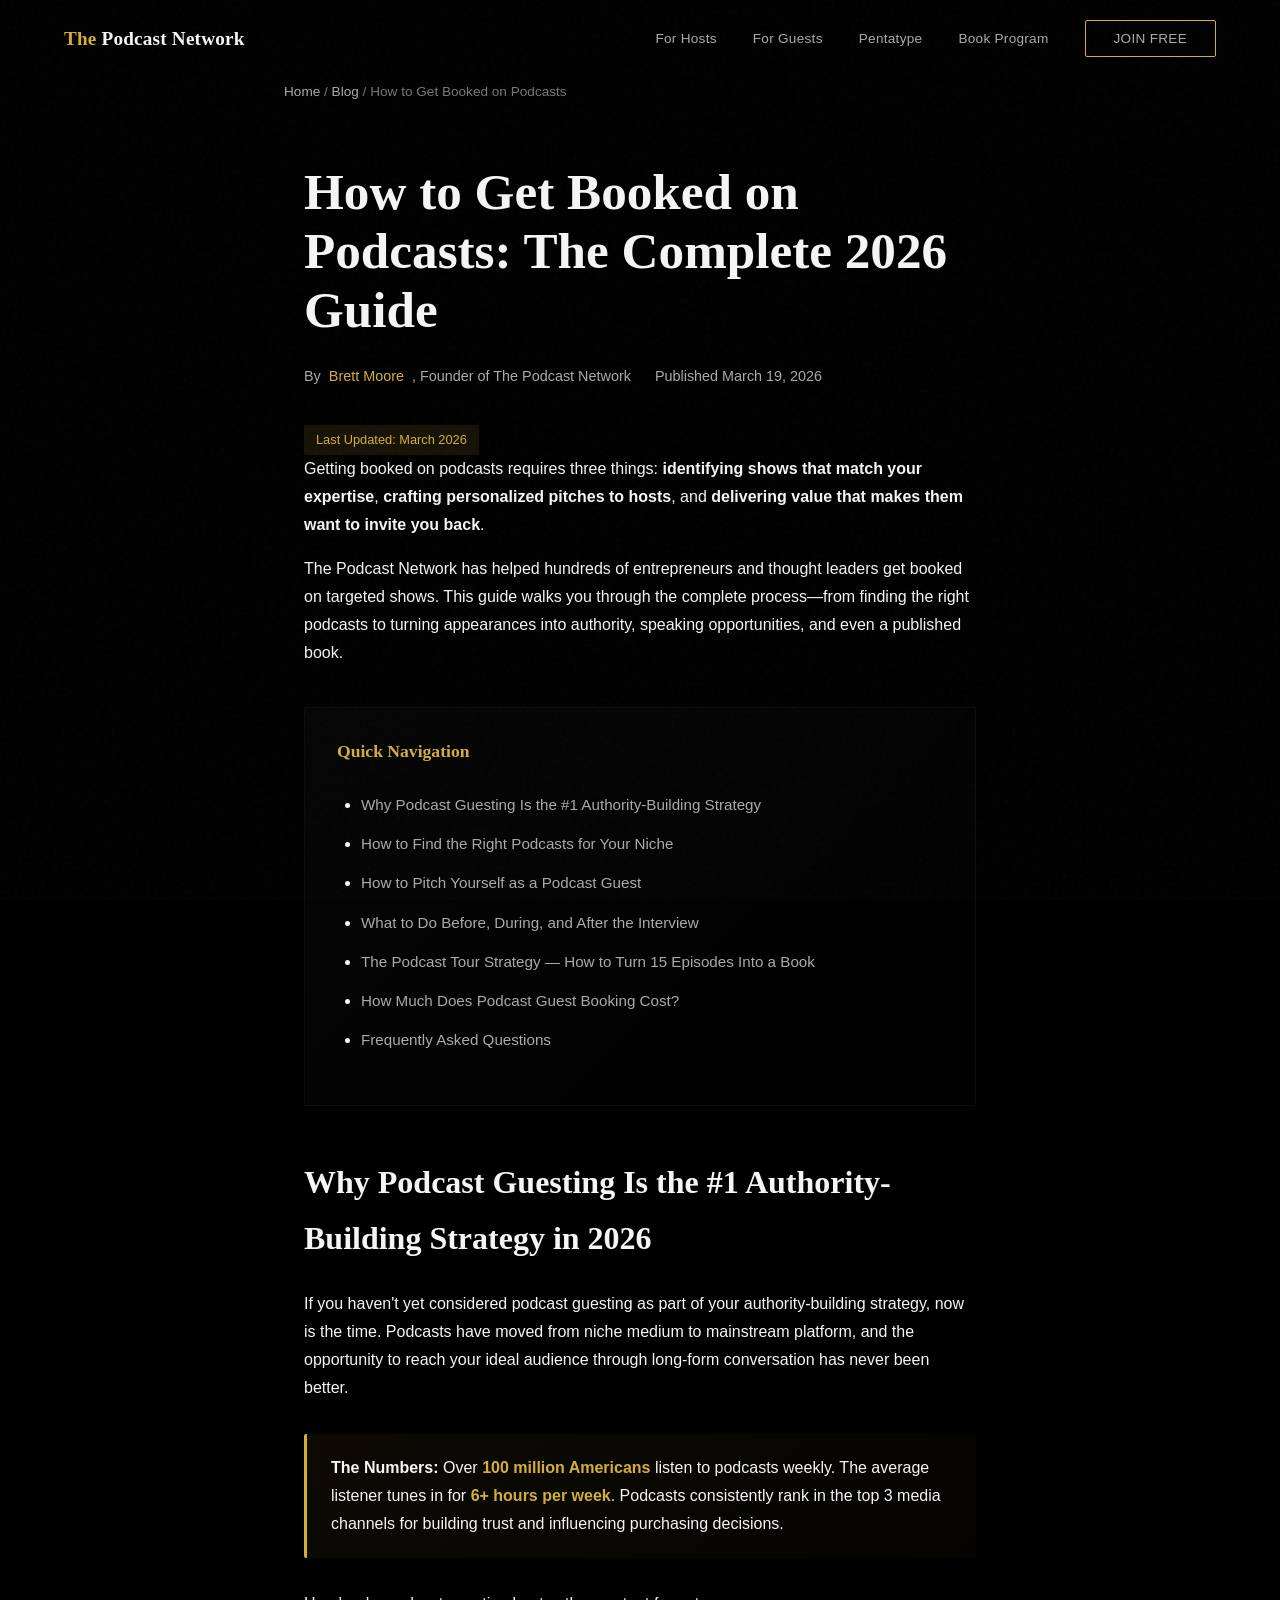
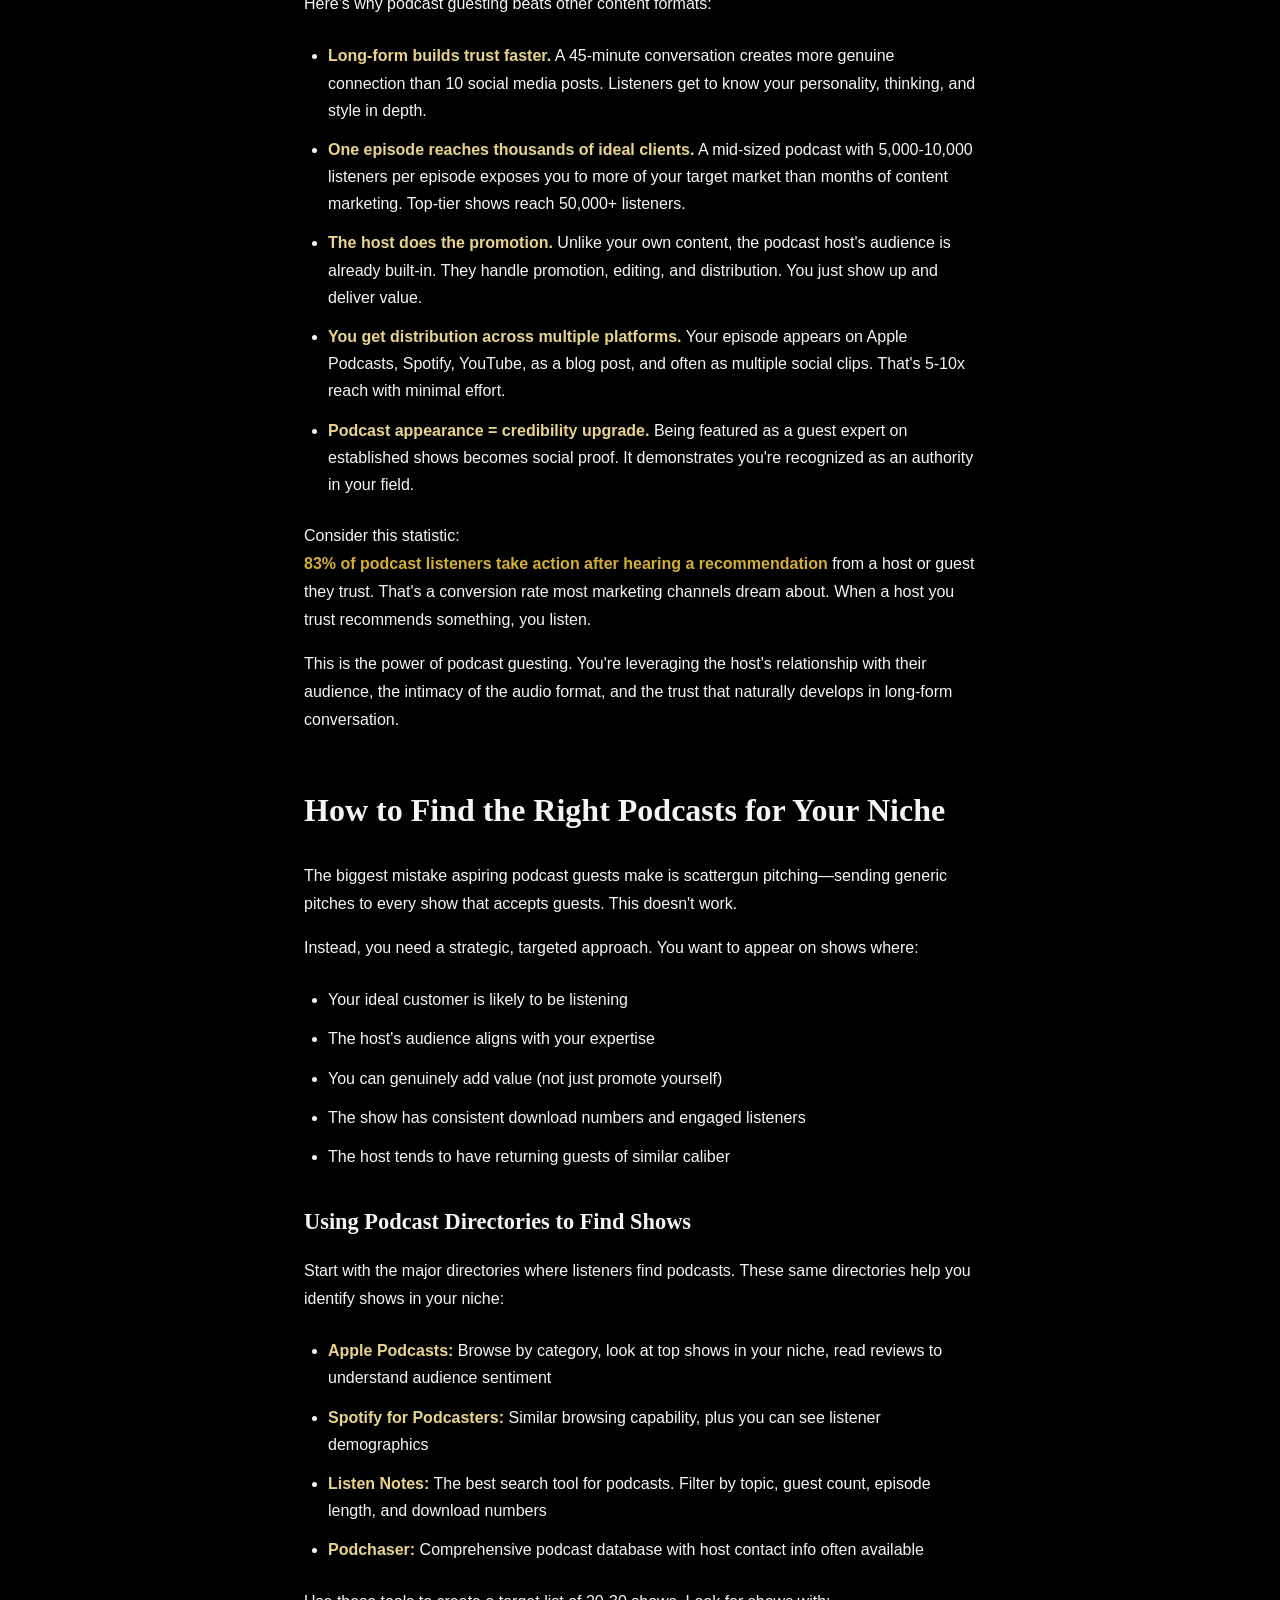
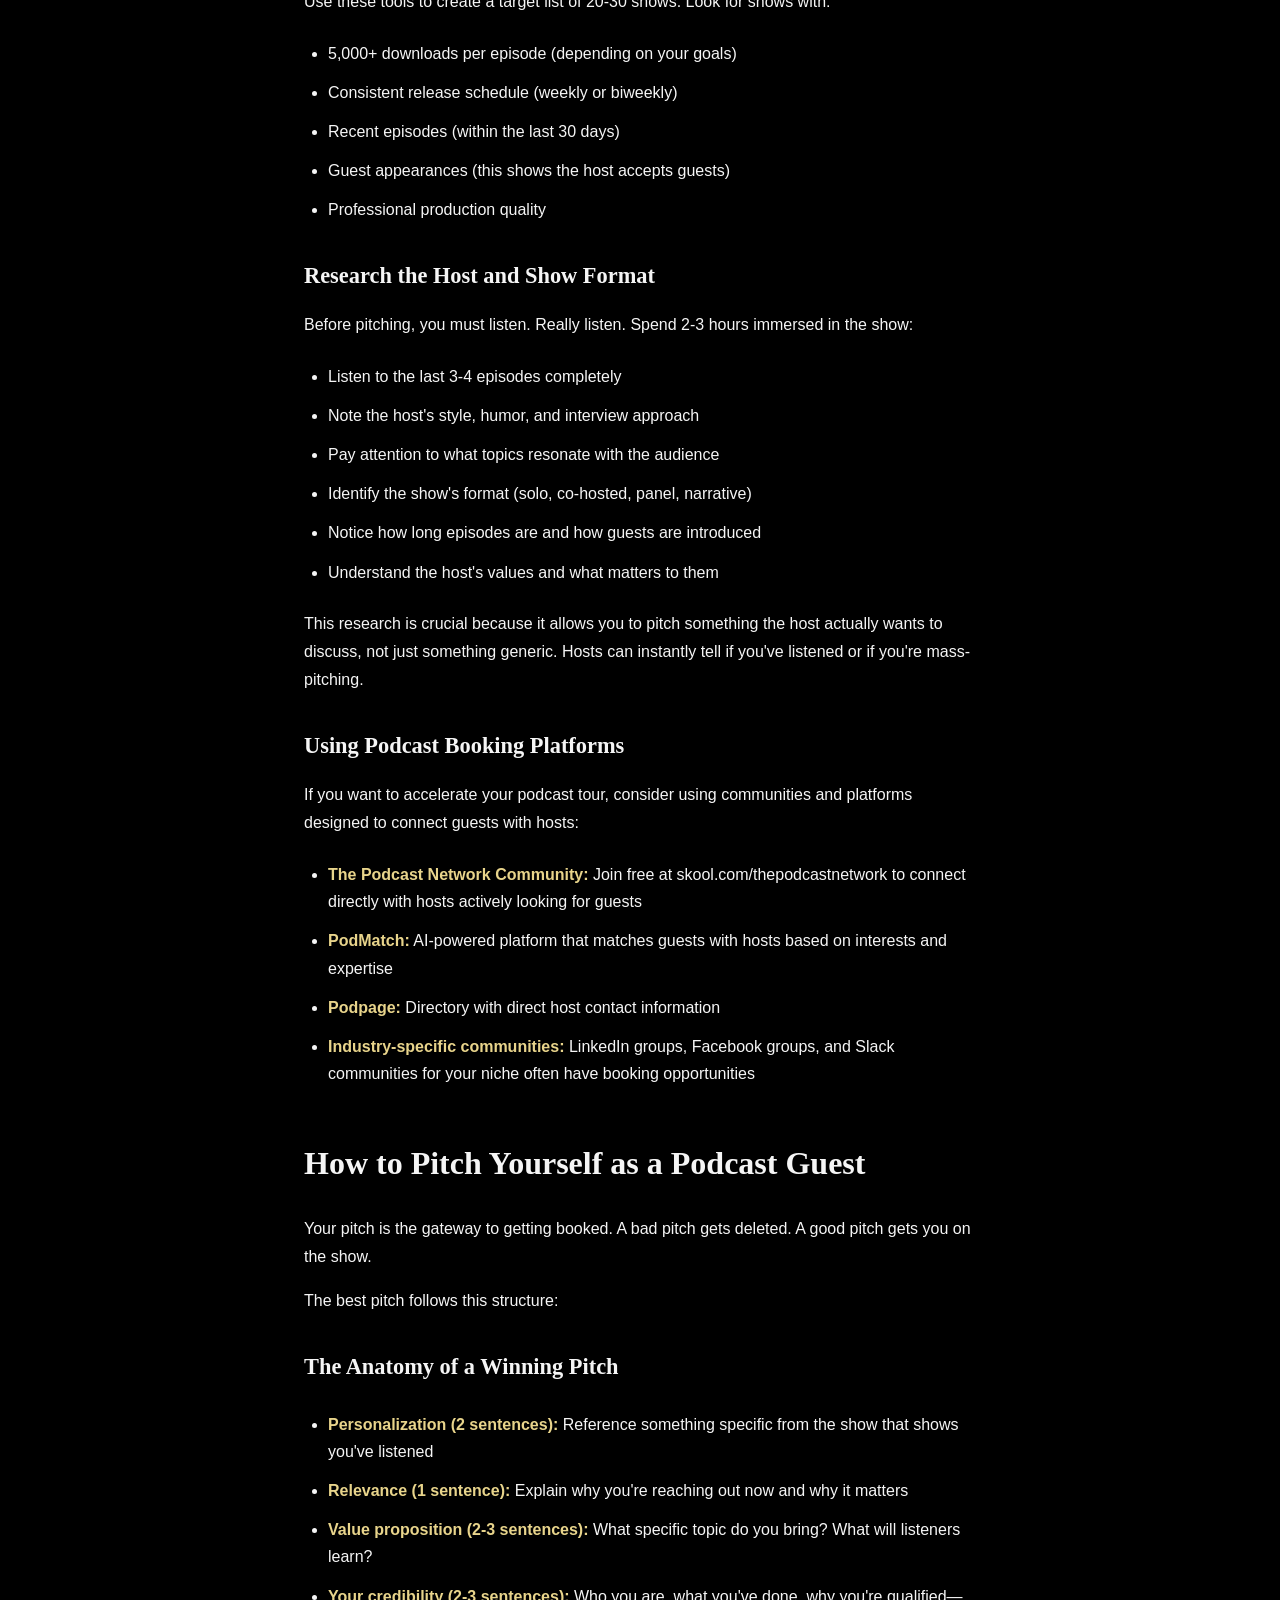
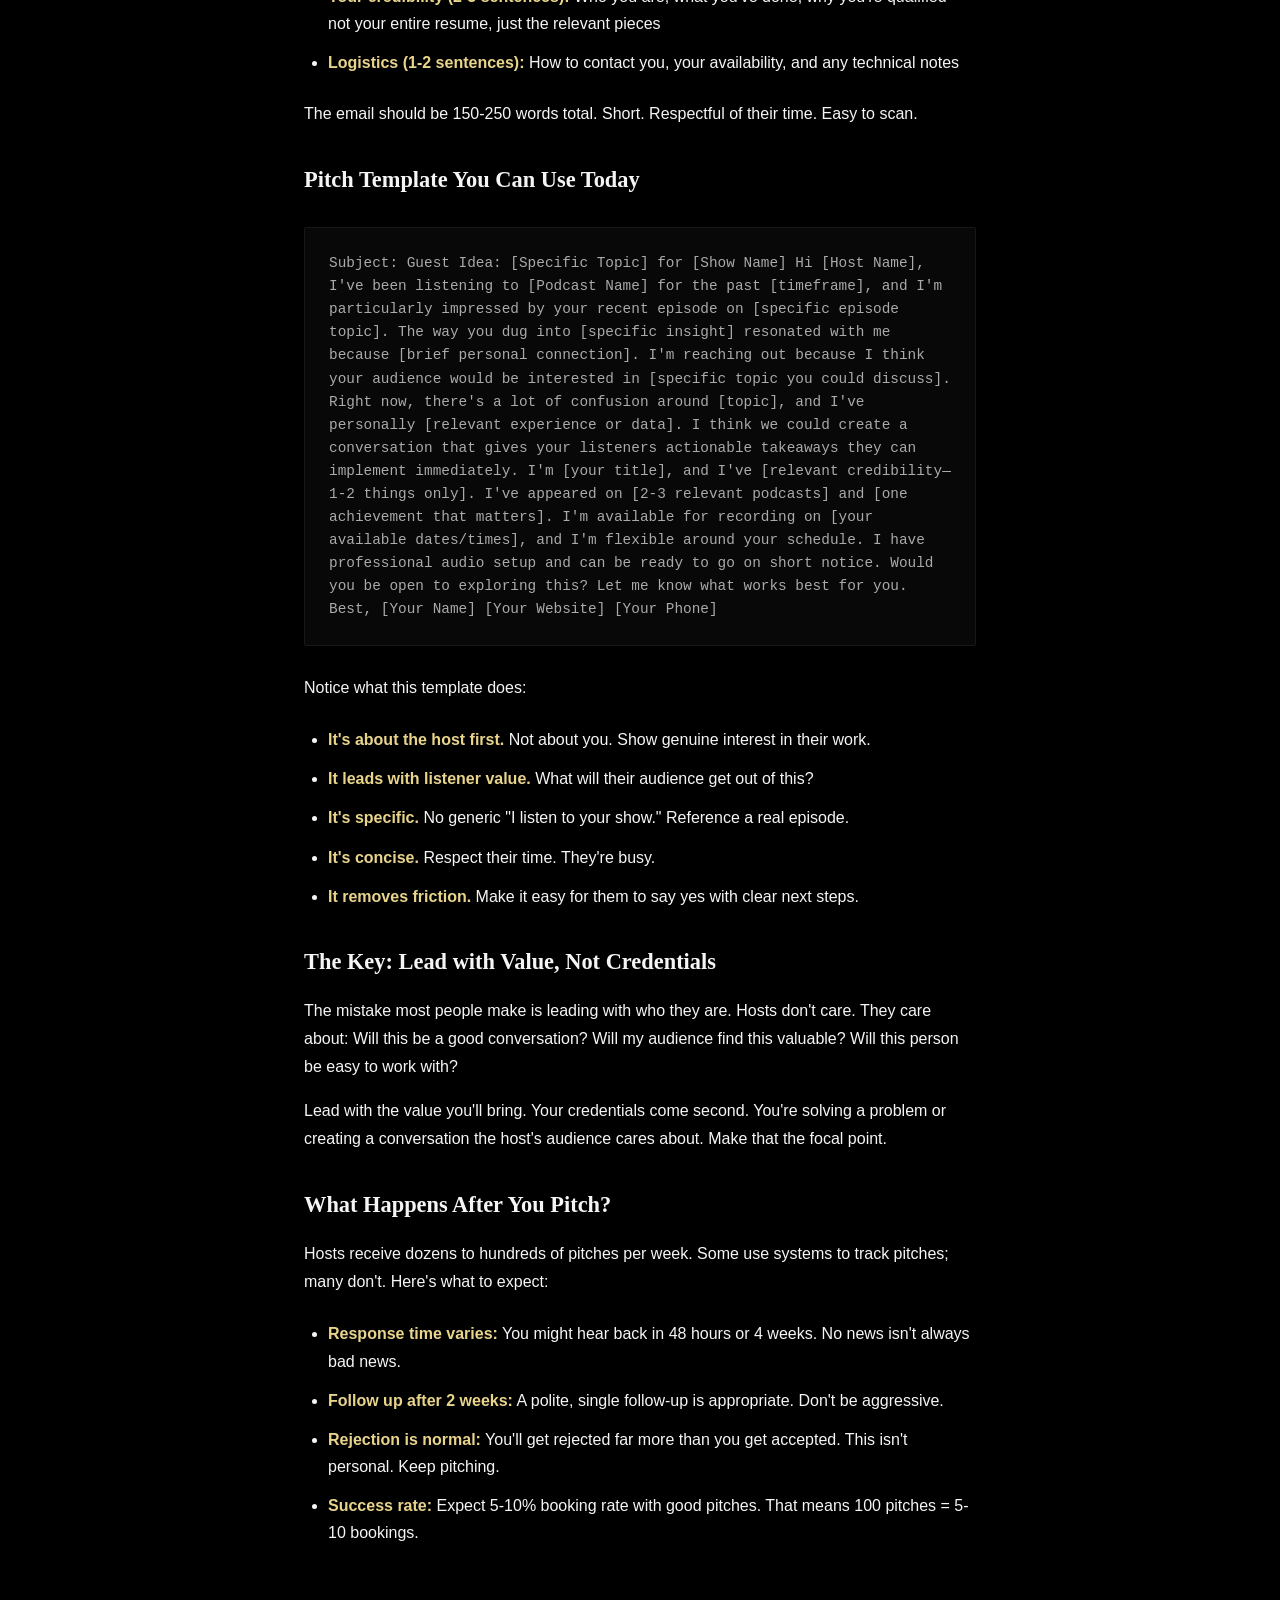
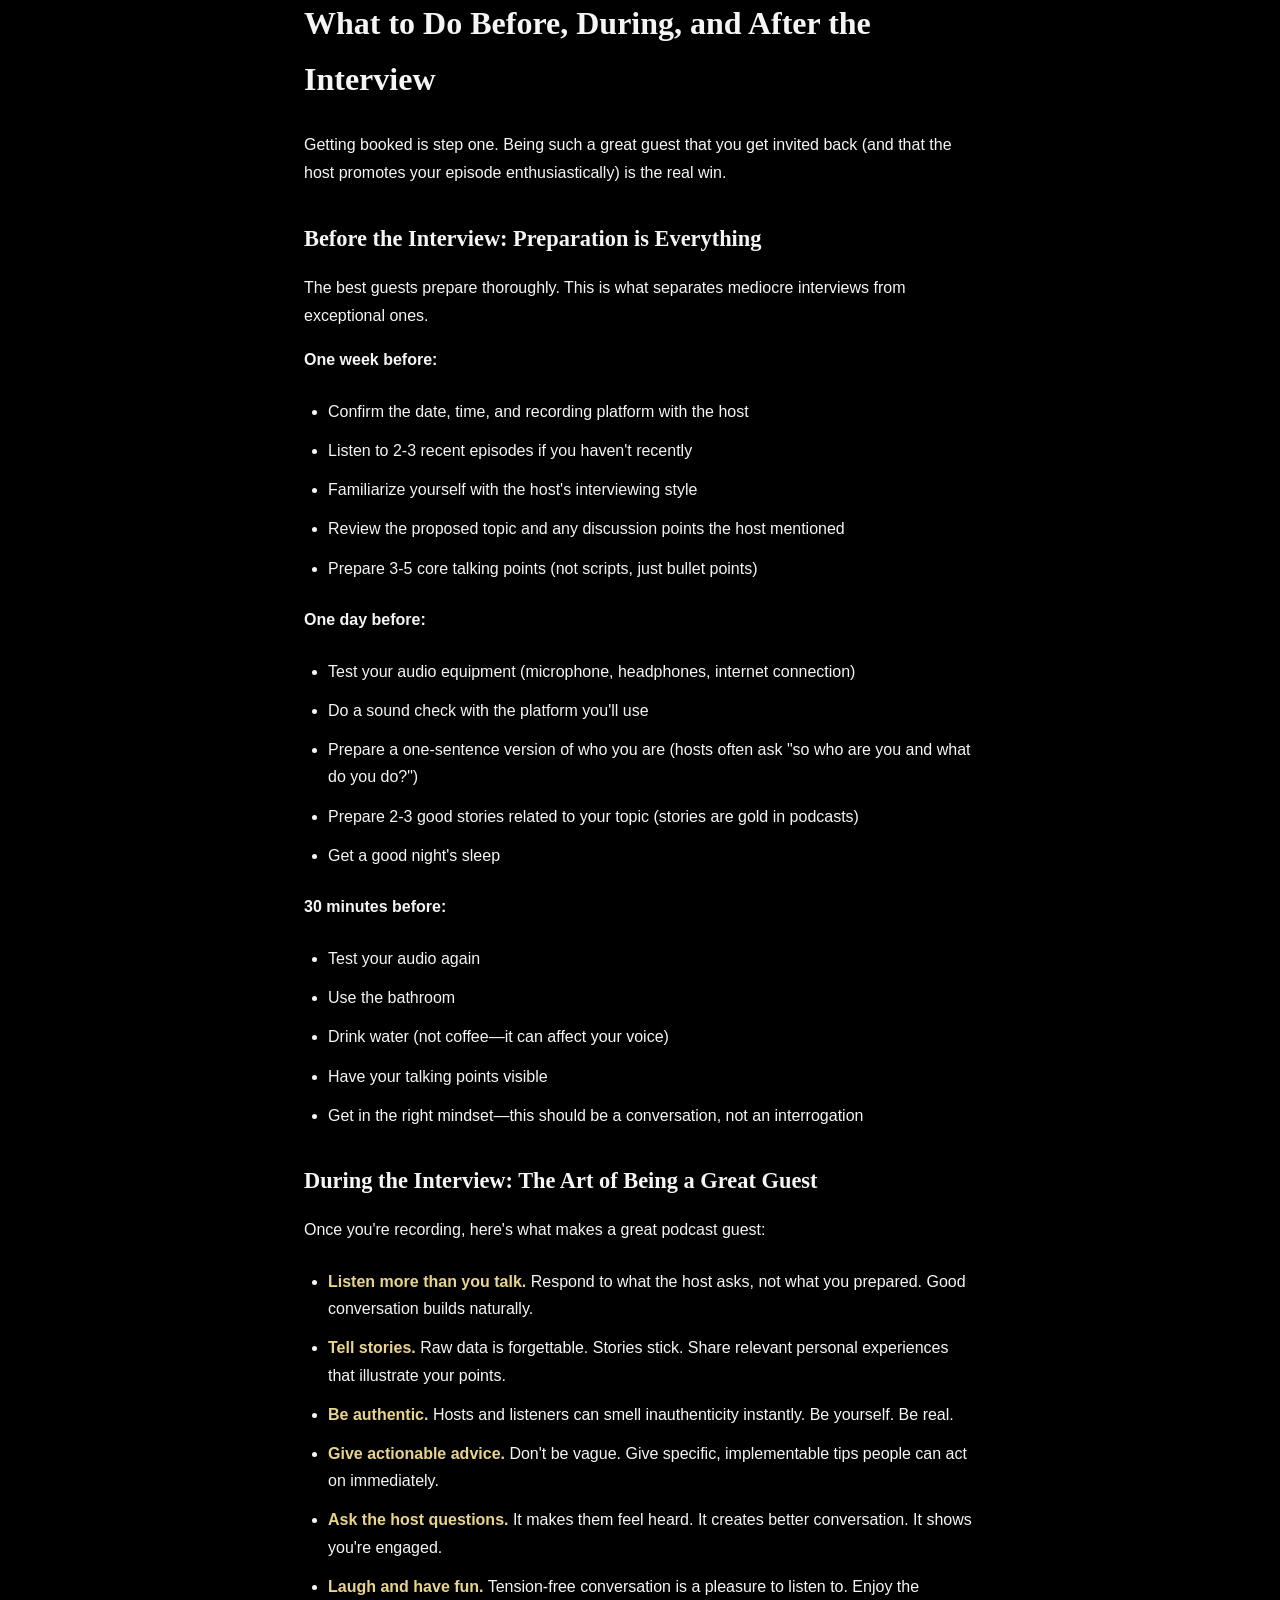
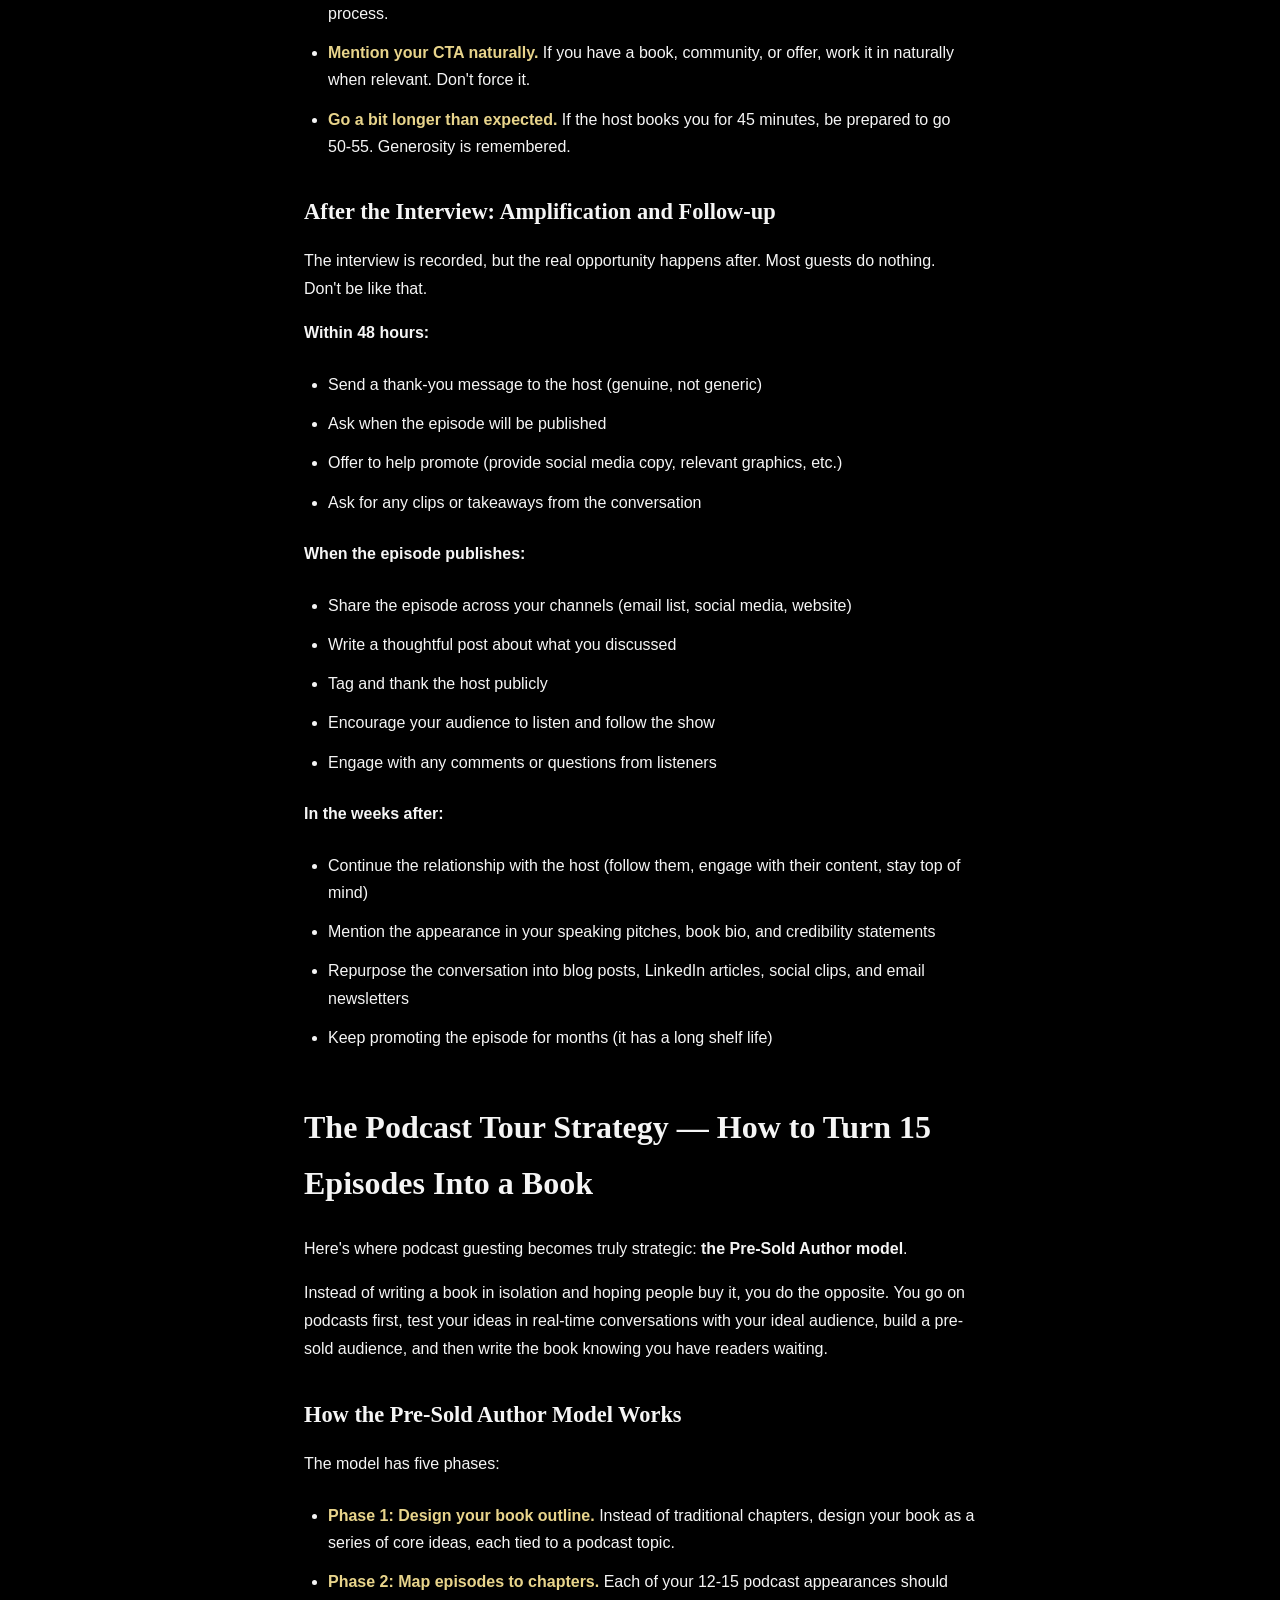
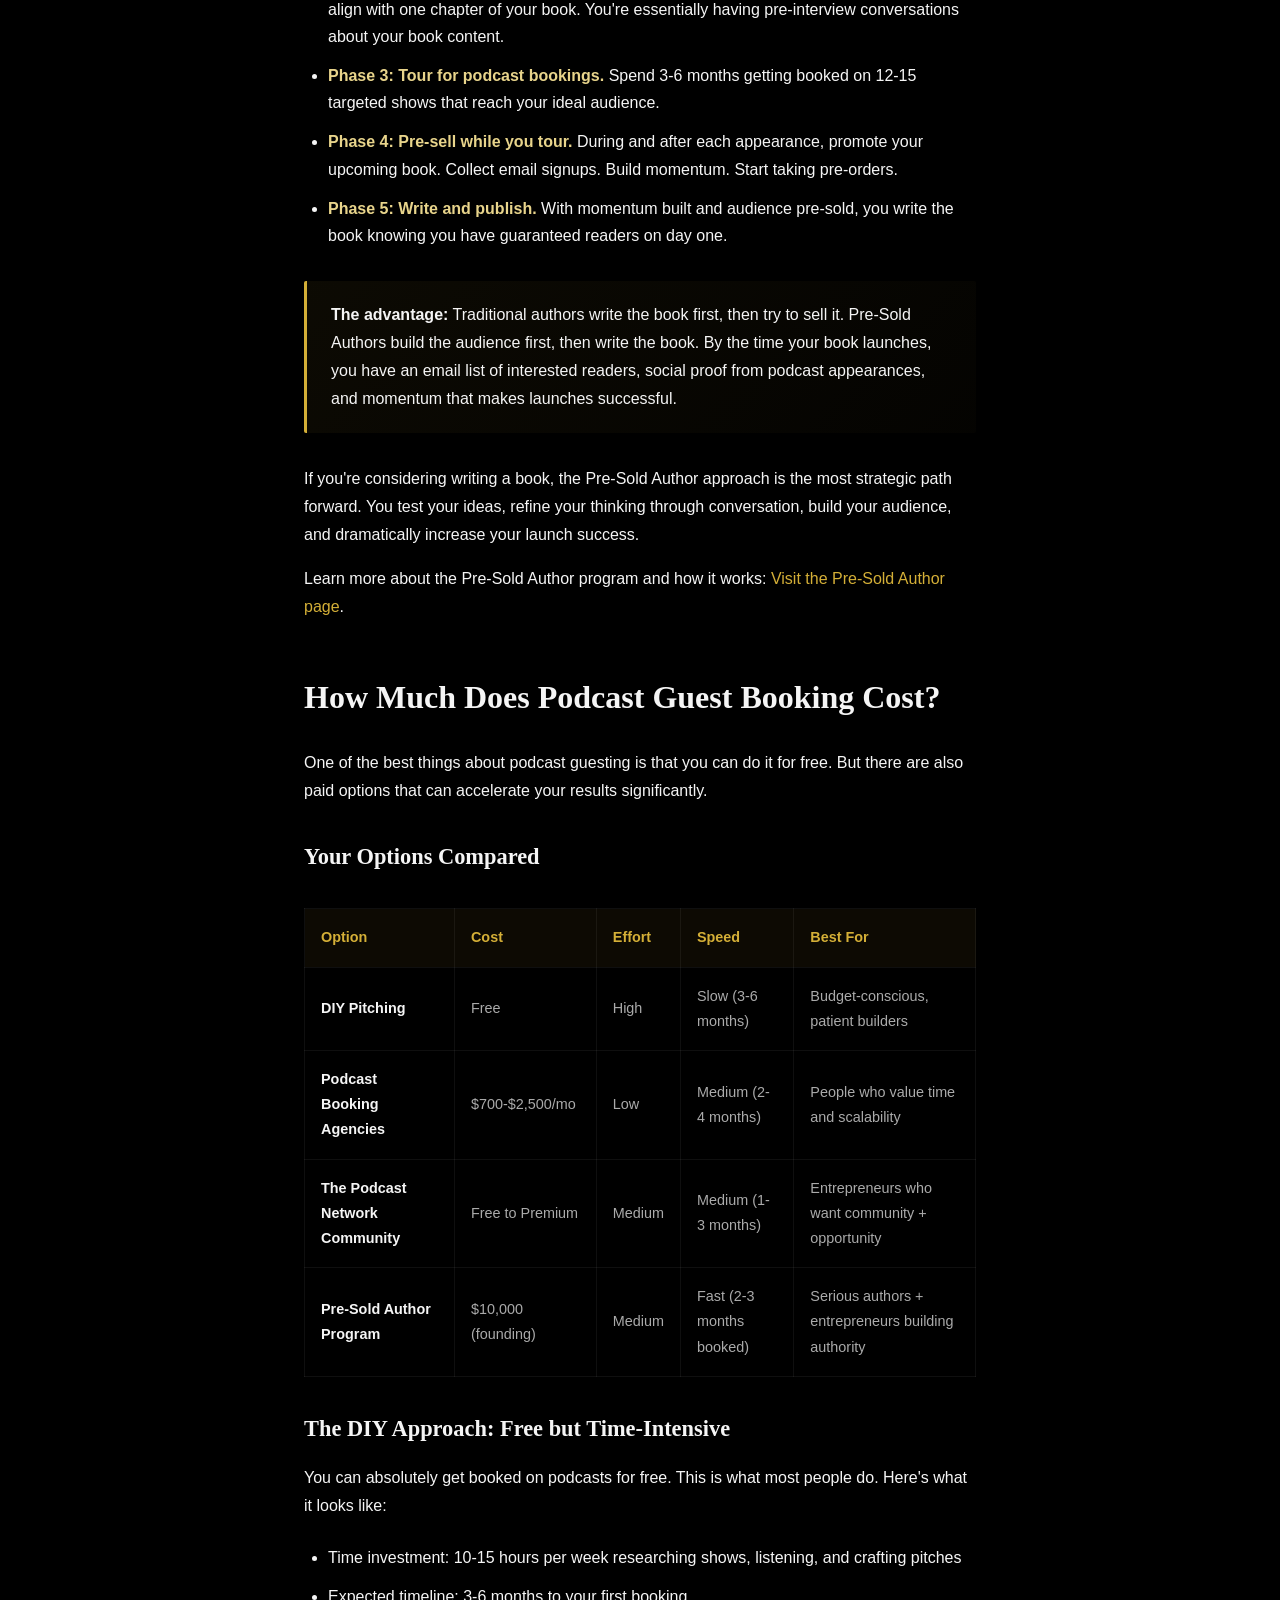
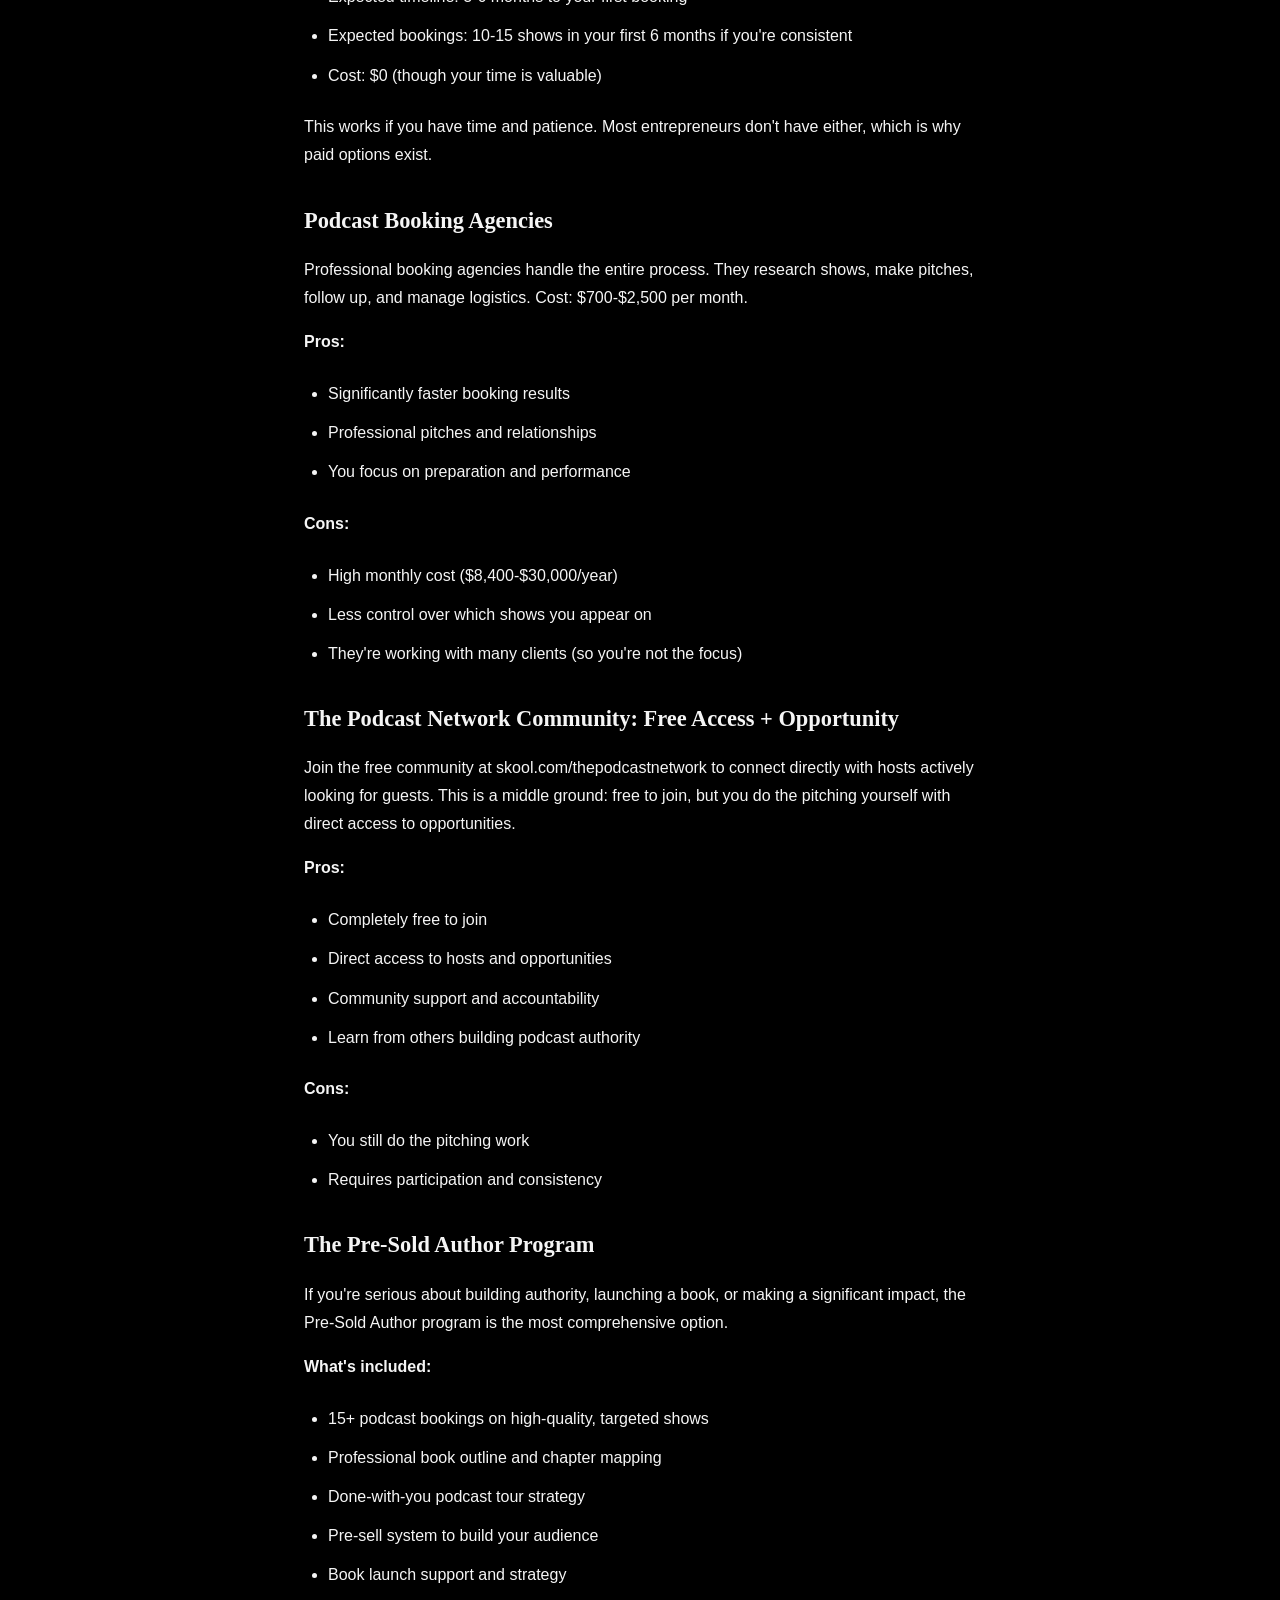
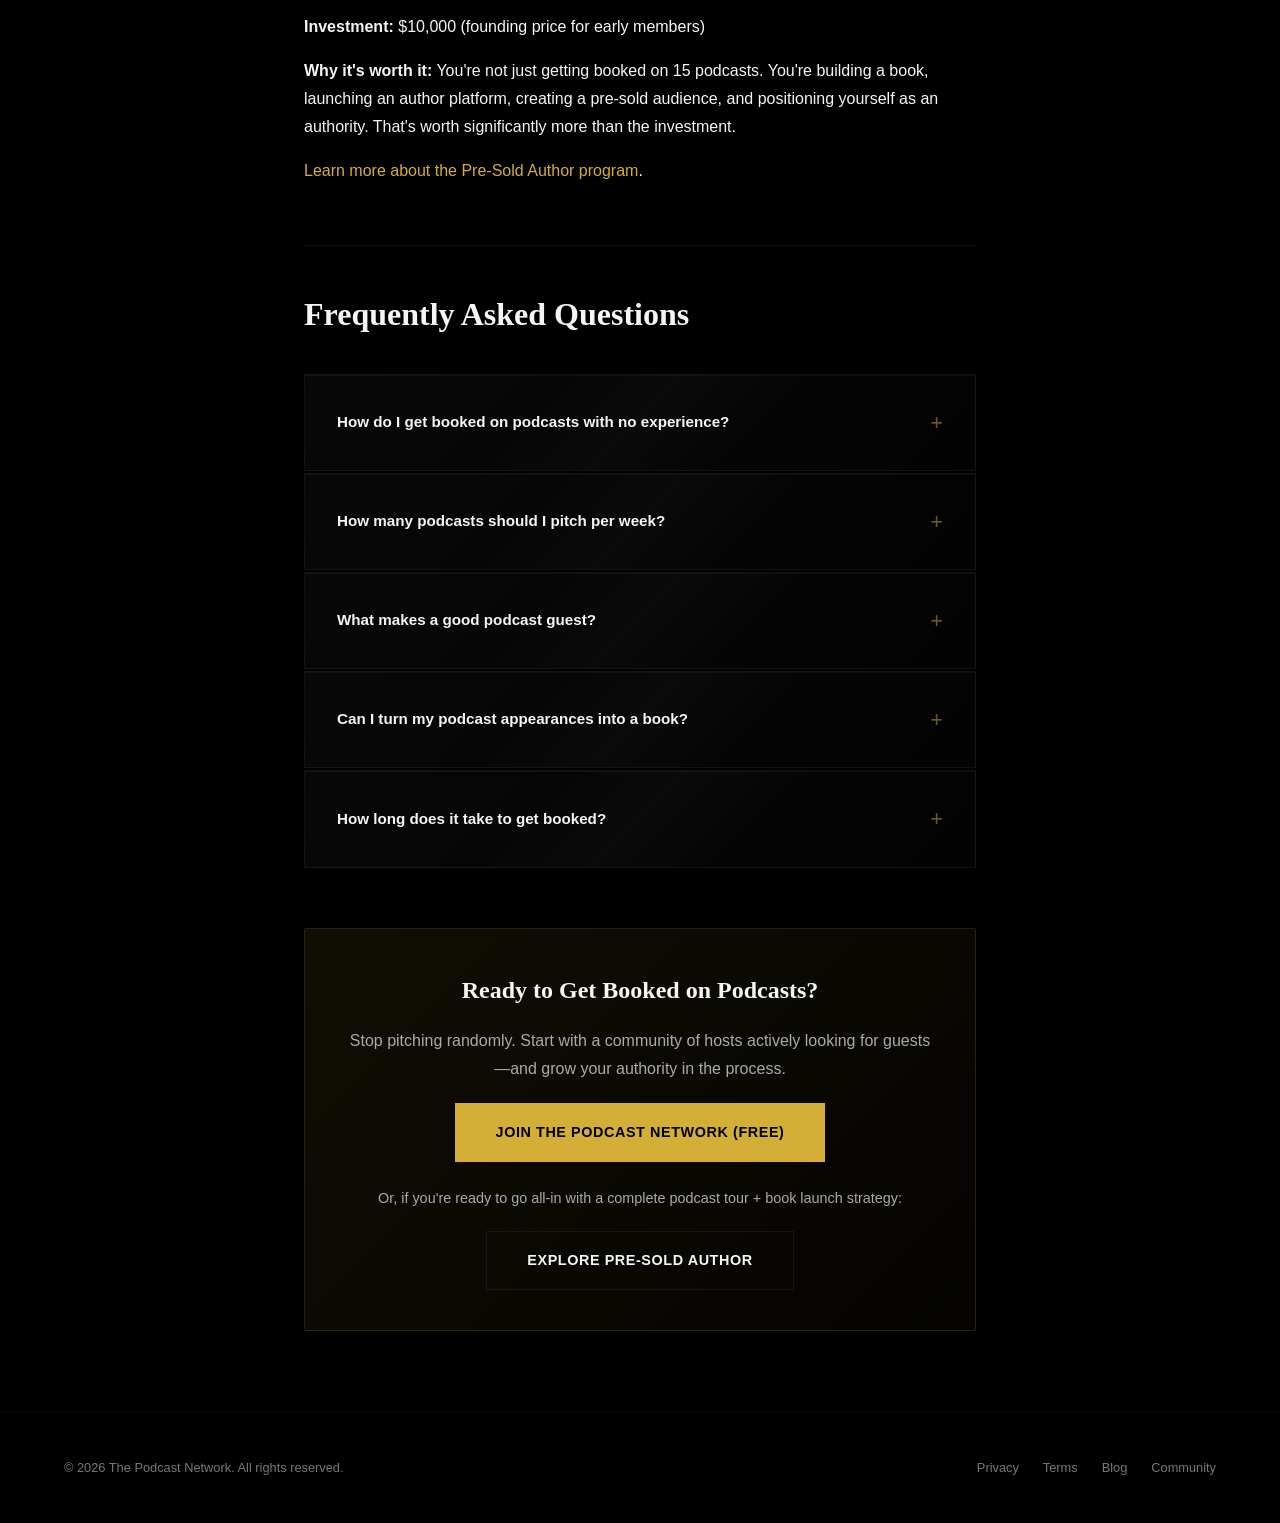
<file: how-to-get-booked-on-podcasts.html>
<!DOCTYPE html>
<html lang="en">
<head>
  <meta charset="UTF-8">
  <meta name="viewport" content="width=device-width, initial-scale=1.0">
  <meta name="description" content="Complete guide on how to get booked on podcasts. Learn proven strategies to identify target shows, craft effective pitches, and turn podcast appearances into authority and book deals.">
  <meta name="keywords" content="how to get booked on podcasts, podcast guest booking, be a podcast guest, podcasts looking for guests">
  <meta name="author" content="Brett Moore">
  <meta name="robots" content="index, follow, max-snippet:-1, max-image-preview:large, max-video-preview:-1">
  <meta property="og:title" content="How to Get Booked on Podcasts: The Complete 2026 Guide">
  <meta property="og:description" content="Learn how to get booked on podcasts that reach your ideal audience. Includes pitch templates, strategies, and real data.">
  <meta property="og:type" content="article">
  <meta property="og:image" content="https://thepodcastnetwork.com/og-blog-podcasts.jpg">
  <meta name="twitter:card" content="summary_large_image">
  <meta name="twitter:title" content="How to Get Booked on Podcasts: The Complete 2026 Guide">
  <meta name="twitter:description" content="Learn how to get booked on podcasts that reach your ideal audience. Includes pitch templates, strategies, and real data.">

  <title>How to Get Booked on Podcasts: The Complete 2026 Guide</title>

  <link rel="stylesheet" href="/styles.css">

  <style>
    /* ===== ARTICLE-SPECIFIC STYLES ===== */

    /* Breadcrumb */
    .breadcrumb {
      font-size: 0.85rem;
      color: var(--text3);
      padding: 24px 0;
      margin-top: 60px;
      margin-bottom: 0;
    }
    .breadcrumb a {
      color: var(--text2);
      text-decoration: none;
      transition: color 0.2s;
    }
    .breadcrumb a:hover {
      color: var(--gold);
    }

    /* Article header */
    .article-header {
      padding: 48px 0 32px;
      border-bottom: 1px solid var(--border);
    }
    .article-title {
      font-family: var(--font-display);
      font-size: clamp(2rem, 5vw, 3.2rem);
      font-weight: 700;
      line-height: 1.15;
      margin-bottom: 24px;
      color: var(--text);
    }
    .article-meta {
      display: flex;
      align-items: center;
      gap: 24px;
      font-size: 0.9rem;
      color: var(--text2);
      flex-wrap: wrap;
    }
    .article-meta span {
      display: flex;
      align-items: center;
      gap: 8px;
    }
    .article-meta .gold {
      color: var(--gold);
    }
    .update-badge {
      font-size: 0.8rem;
      color: var(--gold);
      background: rgba(212, 175, 55, 0.1);
      padding: 4px 12px;
      border-radius: 2px;
      margin-top: 12px;
      display: inline-block;
    }

    /* Table of contents */
    .toc {
      background: linear-gradient(135deg, rgba(255, 255, 255, 0.02), rgba(255, 255, 255, 0.005));
      backdrop-filter: blur(12px);
      border: 1px solid rgba(255, 255, 255, 0.04);
      border-radius: 2px;
      padding: 28px 32px;
      margin: 40px 0;
      max-width: 720px;
    }
    .toc-title {
      font-family: var(--font-display);
      font-weight: 600;
      color: var(--gold);
      font-size: 1.1rem;
      margin-bottom: 16px;
    }
    .toc-list {
      list-style: none;
    }
    .toc-list li {
      margin-bottom: 12px;
    }
    .toc-list a {
      color: var(--text2);
      text-decoration: none;
      font-size: 0.95rem;
      transition: color 0.2s;
    }
    .toc-list a:hover {
      color: var(--gold);
    }
    .toc-list li.nested {
      margin-left: 20px;
      margin-top: 8px;
      margin-bottom: 8px;
    }

    /* Article body */
    .article-body {
      max-width: 720px;
      margin: 0 auto;
      padding: 40px 24px;
      font-size: 1rem;
      line-height: 1.75;
    }

    .article-body h2 {
      font-family: var(--font-display);
      font-size: 2rem;
      font-weight: 700;
      margin-top: 48px;
      margin-bottom: 24px;
      color: var(--text);
      scroll-margin-top: 120px;
    }
    .article-body h2:first-child {
      margin-top: 0;
    }

    .article-body h3 {
      font-family: var(--font-display);
      font-size: 1.4rem;
      font-weight: 600;
      margin-top: 32px;
      margin-bottom: 16px;
      color: var(--text);
      scroll-margin-top: 120px;
    }

    .article-body p {
      margin-bottom: 16px;
      color: var(--text);
    }

    .article-body p + p {
      margin-top: 0;
    }

    .article-body em {
      font-style: italic;
      color: var(--gold-light);
    }

    .article-body strong {
      font-weight: 600;
      color: var(--text);
    }

    /* Lists */
    .article-body ul,
    .article-body ol {
      margin: 24px 0;
      margin-left: 24px;
      color: var(--text);
    }
    .article-body li {
      margin-bottom: 12px;
      line-height: 1.7;
    }
    .article-body ul li {
      list-style-type: disc;
    }
    .article-body ol li {
      list-style-type: decimal;
    }
    .article-body li strong {
      color: var(--gold-light);
    }

    /* Highlight boxes */
    .highlight-box {
      background: linear-gradient(135deg, rgba(212, 175, 55, 0.06), rgba(212, 175, 55, 0.02));
      border-left: 3px solid var(--gold);
      padding: 20px 24px;
      margin: 32px 0;
      border-radius: 2px;
    }
    .highlight-box p {
      margin-bottom: 0;
      font-weight: 500;
      color: var(--text);
    }
    .highlight-box em {
      font-style: italic;
      color: var(--gold-light);
    }

    /* Stats */
    .stat {
      display: inline-block;
      color: var(--gold);
      font-weight: 600;
    }

    /* Template box */
    .template-box {
      background: rgba(255, 255, 255, 0.03);
      border: 1px solid rgba(255, 255, 255, 0.06);
      padding: 24px;
      margin: 28px 0;
      border-radius: 2px;
      font-family: 'Courier New', monospace;
      font-size: 0.9rem;
      line-height: 1.6;
      color: var(--text2);
      overflow-x: auto;
    }
    .template-box strong {
      color: var(--gold);
      font-weight: 600;
    }

    /* Comparison table */
    .comparison-table {
      width: 100%;
      border-collapse: collapse;
      margin: 32px 0;
      border: 1px solid rgba(255, 255, 255, 0.06);
      font-size: 0.9rem;
    }
    .comparison-table th {
      background: rgba(212, 175, 55, 0.06);
      border: 1px solid rgba(255, 255, 255, 0.06);
      padding: 16px;
      text-align: left;
      font-weight: 600;
      color: var(--gold);
    }
    .comparison-table td {
      border: 1px solid rgba(255, 255, 255, 0.06);
      padding: 16px;
      color: var(--text2);
    }
    .comparison-table tr:hover {
      background: rgba(255, 255, 255, 0.02);
    }

    /* FAQ Section */
    .faq-section {
      margin-top: 60px;
      padding-top: 40px;
      border-top: 1px solid var(--border);
    }
    .faq-section h2 {
      margin-top: 0;
      margin-bottom: 32px;
    }

    /* Article footer CTA */
    .article-footer-cta {
      background: linear-gradient(135deg, rgba(212, 175, 55, 0.08), rgba(212, 175, 55, 0.02));
      border: 1px solid rgba(212, 175, 55, 0.15);
      padding: 40px;
      border-radius: 2px;
      margin: 60px 0 40px;
      text-align: center;
    }
    .article-footer-cta h3 {
      font-family: var(--font-display);
      font-size: 1.5rem;
      margin-bottom: 16px;
      margin-top: 0;
    }
    .article-footer-cta p {
      margin-bottom: 20px;
      color: var(--text2);
    }
    .article-footer-cta .btn {
      margin: 0 8px;
    }

    /* Responsive */
    @media (max-width: 720px) {
      .article-body {
        padding: 24px 16px;
      }
      .article-title {
        font-size: 1.8rem;
      }
      .article-body h2 {
        font-size: 1.5rem;
        margin-top: 36px;
      }
      .article-body h3 {
        font-size: 1.2rem;
        margin-top: 24px;
      }
      .toc {
        padding: 20px 24px;
      }
      .template-box {
        font-size: 0.85rem;
        padding: 16px;
      }
      .comparison-table {
        font-size: 0.8rem;
      }
      .comparison-table th,
      .comparison-table td {
        padding: 12px;
      }
    }
  </style>

  <!-- Article Schema -->
  <script type="application/ld+json">
  {
    "@context": "https://schema.org",
    "@type": "Article",
    "headline": "How to Get Booked on Podcasts: The Complete 2026 Guide",
    "description": "Complete guide on how to get booked on podcasts. Learn proven strategies to identify target shows, craft effective pitches, and turn podcast appearances into authority and book deals.",
    "image": "https://thepodcastnetwork.com/og-blog-podcasts.jpg",
    "datePublished": "2026-03-19T00:00:00Z",
    "dateModified": "2026-03-19T00:00:00Z",
    "author": {
      "@type": "Person",
      "name": "Brett Moore",
      "description": "Founder of The Podcast Network",
      "url": "https://thepodcastnetwork.com"
    },
    "publisher": {
      "@type": "Organization",
      "name": "The Podcast Network",
      "logo": {
        "@type": "ImageObject",
        "url": "https://thepodcastnetwork.com/logo.png"
      }
    },
    "mainEntity": {
      "@type": "HowTo",
      "name": "How to Get Booked on Podcasts",
      "step": [
        {
          "@type": "HowToStep",
          "name": "Find the Right Podcasts",
          "text": "Use podcast directories and platforms to find shows that match your expertise and audience"
        },
        {
          "@type": "HowToStep",
          "name": "Research the Host and Show",
          "text": "Listen to recent episodes and understand the host's style and audience"
        },
        {
          "@type": "HowToStep",
          "name": "Craft Your Pitch",
          "text": "Write a personalized pitch that leads with value and includes a specific topic angle"
        },
        {
          "@type": "HowToStep",
          "name": "Prepare for the Interview",
          "text": "Prepare talking points, test your audio, and plan your call-to-action"
        },
        {
          "@type": "HowToStep",
          "name": "Promote After the Interview",
          "text": "Share the episode, tag the host, and follow up with their audience"
        }
      ]
    }
  }
  </script>

  <!-- FAQ Schema -->
  <script type="application/ld+json">
  {
    "@context": "https://schema.org",
    "@type": "FAQPage",
    "mainEntity": [
      {
        "@type": "Question",
        "name": "How do I get booked on podcasts with no experience?",
        "acceptedAnswer": {
          "@type": "Answer",
          "text": "Start with niche podcasts and smaller shows that accept guest submissions. Focus on the value you can provide rather than your credentials. Build a one-sheet that clearly outlines your topic and key talking points. Join communities like The Podcast Network where you can connect directly with hosts and learn the process."
        }
      },
      {
        "@type": "Question",
        "name": "How many podcasts should I pitch per week?",
        "acceptedAnswer": {
          "@type": "Answer",
          "text": "Start with 5-10 personalized pitches per week. Quality matters more than quantity. Each pitch should be tailored to the specific show and host. As you get more experienced and develop templates, you can increase to 15-20 per week."
        }
      },
      {
        "@type": "Question",
        "name": "What makes a good podcast guest?",
        "acceptedAnswer": {
          "@type": "Answer",
          "text": "A good podcast guest: tells compelling stories, provides actionable advice, respects the show's format and timing, asks good questions, and engages authentically with the host. They promote the episode afterward and provide genuine value to the listener."
        }
      },
      {
        "@type": "Question",
        "name": "Can I turn my podcast appearances into a book?",
        "acceptedAnswer": {
          "@type": "Answer",
          "text": "Yes, absolutely. The Pre-Sold Author model involves appearing on 15+ podcasts aligned with your book chapters, building an audience as you go, and pre-selling your book before it's published. This creates momentum, validates your message, and guarantees readers on day one."
        }
      },
      {
        "@type": "Question",
        "name": "How long does it take to get booked?",
        "acceptedAnswer": {
          "@type": "Answer",
          "text": "From your first pitch to first episode is typically 2-6 weeks. Some shows book faster, others have longer lead times. Start pitching now if you want to be on air in the next quarter. Most people see their first booking within 4 weeks of consistent pitching."
        }
      }
    ]
  }
  </script>
</head>

<body>
  <!-- Skip Link -->
  <a href="#main" class="skip-link">Skip to main content</a>

  <!-- Navigation -->
  <header>
    <nav>
      <div class="container">
        <a href="/" class="nav-logo"><span>The</span> Podcast Network</a>
        <div class="nav-links">
          <a href="/for-hosts.html">For Hosts</a>
          <a href="/for-guests.html">For Guests</a>
          <a href="/#pentatype">Pentatype</a>
          <a href="/pre-sold-author.html">Book Program</a>
          <a href="https://www.skool.com/thepodcastnetwork/about" target="_blank" rel="noopener" class="nav-cta">Join Free</a>
        </div>
        <button class="mobile-menu-toggle" aria-label="Menu">
          <svg viewBox="0 0 24 24" fill="none" stroke="currentColor" stroke-width="2"><line x1="3" y1="6" x2="21" y2="6"/><line x1="3" y1="12" x2="21" y2="12"/><line x1="3" y1="18" x2="21" y2="18"/></svg>
        </button>
      </div>
    </nav>
  </header>

  <!-- Breadcrumb -->
  <div class="container-narrow">
    <div class="breadcrumb">
      <a href="/">Home</a> / <a href="/blog">Blog</a> / How to Get Booked on Podcasts
    </div>
  </div>

  <!-- Article Header -->
  <article class="article-body">
    <header class="article-header">
      <h1 class="article-title">How to Get Booked on Podcasts: The Complete 2026 Guide</h1>
      <div class="article-meta">
        <span>By <span class="gold">Brett Moore</span>, Founder of The Podcast Network</span>
        <span>Published March 19, 2026</span>
        <span class="update-badge">Last Updated: March 2026</span>
      </div>
    </header>

    <!-- Opening Hook (Answer-first for AEO/GEO) -->
    <p>
      Getting booked on podcasts requires three things: <strong>identifying shows that match your expertise</strong>, <strong>crafting personalized pitches to hosts</strong>, and <strong>delivering value that makes them want to invite you back</strong>.
    </p>

    <p>
      The Podcast Network has helped hundreds of entrepreneurs and thought leaders get booked on targeted shows. This guide walks you through the complete process—from finding the right podcasts to turning appearances into authority, speaking opportunities, and even a published book.
    </p>

    <!-- Table of Contents -->
    <div class="toc">
      <div class="toc-title">Quick Navigation</div>
      <ul class="toc-list">
        <li><a href="#why-podcast">Why Podcast Guesting Is the #1 Authority-Building Strategy</a></li>
        <li><a href="#find-podcasts">How to Find the Right Podcasts for Your Niche</a></li>
        <li><a href="#pitch">How to Pitch Yourself as a Podcast Guest</a></li>
        <li><a href="#before-during-after">What to Do Before, During, and After the Interview</a></li>
        <li><a href="#podcast-tour">The Podcast Tour Strategy — How to Turn 15 Episodes Into a Book</a></li>
        <li><a href="#cost">How Much Does Podcast Guest Booking Cost?</a></li>
        <li><a href="#faq">Frequently Asked Questions</a></li>
      </ul>
    </div>

    <!-- Section 1 -->
    <h2 id="why-podcast">Why Podcast Guesting Is the #1 Authority-Building Strategy in 2026</h2>

    <p>
      If you haven't yet considered podcast guesting as part of your authority-building strategy, now is the time. Podcasts have moved from niche medium to mainstream platform, and the opportunity to reach your ideal audience through long-form conversation has never been better.
    </p>

    <div class="highlight-box">
      <p>
        <strong>The Numbers:</strong> Over <span class="stat">100 million Americans</span> listen to podcasts weekly. The average listener tunes in for <span class="stat">6+ hours per week</span>. Podcasts consistently rank in the top 3 media channels for building trust and influencing purchasing decisions.
      </p>
    </div>

    <p>
      Here's why podcast guesting beats other content formats:
    </p>

    <ul>
      <li><strong>Long-form builds trust faster.</strong> A 45-minute conversation creates more genuine connection than 10 social media posts. Listeners get to know your personality, thinking, and style in depth.</li>

      <li><strong>One episode reaches thousands of ideal clients.</strong> A mid-sized podcast with 5,000-10,000 listeners per episode exposes you to more of your target market than months of content marketing. Top-tier shows reach 50,000+ listeners.</li>

      <li><strong>The host does the promotion.</strong> Unlike your own content, the podcast host's audience is already built-in. They handle promotion, editing, and distribution. You just show up and deliver value.</li>

      <li><strong>You get distribution across multiple platforms.</strong> Your episode appears on Apple Podcasts, Spotify, YouTube, as a blog post, and often as multiple social clips. That's 5-10x reach with minimal effort.</li>

      <li><strong>Podcast appearance = credibility upgrade.</strong> Being featured as a guest expert on established shows becomes social proof. It demonstrates you're recognized as an authority in your field.</li>
    </ul>

    <p>
      Consider this statistic: <span class="stat">83% of podcast listeners take action after hearing a recommendation</span> from a host or guest they trust. That's a conversion rate most marketing channels dream about. When a host you trust recommends something, you listen.
    </p>

    <p>
      This is the power of podcast guesting. You're leveraging the host's relationship with their audience, the intimacy of the audio format, and the trust that naturally develops in long-form conversation.
    </p>

    <!-- Section 2 -->
    <h2 id="find-podcasts">How to Find the Right Podcasts for Your Niche</h2>

    <p>
      The biggest mistake aspiring podcast guests make is scattergun pitching—sending generic pitches to every show that accepts guests. This doesn't work.
    </p>

    <p>
      Instead, you need a strategic, targeted approach. You want to appear on shows where:
    </p>

    <ul>
      <li>Your ideal customer is likely to be listening</li>
      <li>The host's audience aligns with your expertise</li>
      <li>You can genuinely add value (not just promote yourself)</li>
      <li>The show has consistent download numbers and engaged listeners</li>
      <li>The host tends to have returning guests of similar caliber</li>
    </ul>

    <h3>Using Podcast Directories to Find Shows</h3>

    <p>
      Start with the major directories where listeners find podcasts. These same directories help you identify shows in your niche:
    </p>

    <ul>
      <li><strong>Apple Podcasts:</strong> Browse by category, look at top shows in your niche, read reviews to understand audience sentiment</li>
      <li><strong>Spotify for Podcasters:</strong> Similar browsing capability, plus you can see listener demographics</li>
      <li><strong>Listen Notes:</strong> The best search tool for podcasts. Filter by topic, guest count, episode length, and download numbers</li>
      <li><strong>Podchaser:</strong> Comprehensive podcast database with host contact info often available</li>
    </ul>

    <p>
      Use these tools to create a target list of 20-30 shows. Look for shows with:
    </p>

    <ul>
      <li>5,000+ downloads per episode (depending on your goals)</li>
      <li>Consistent release schedule (weekly or biweekly)</li>
      <li>Recent episodes (within the last 30 days)</li>
      <li>Guest appearances (this shows the host accepts guests)</li>
      <li>Professional production quality</li>
    </ul>

    <h3>Research the Host and Show Format</h3>

    <p>
      Before pitching, you must listen. Really listen. Spend 2-3 hours immersed in the show:
    </p>

    <ul>
      <li>Listen to the last 3-4 episodes completely</li>
      <li>Note the host's style, humor, and interview approach</li>
      <li>Pay attention to what topics resonate with the audience</li>
      <li>Identify the show's format (solo, co-hosted, panel, narrative)</li>
      <li>Notice how long episodes are and how guests are introduced</li>
      <li>Understand the host's values and what matters to them</li>
    </ul>

    <p>
      This research is crucial because it allows you to pitch something the host actually wants to discuss, not just something generic. Hosts can instantly tell if you've listened or if you're mass-pitching.
    </p>

    <h3>Using Podcast Booking Platforms</h3>

    <p>
      If you want to accelerate your podcast tour, consider using communities and platforms designed to connect guests with hosts:
    </p>

    <ul>
      <li><strong>The Podcast Network Community:</strong> Join free at skool.com/thepodcastnetwork to connect directly with hosts actively looking for guests</li>
      <li><strong>PodMatch:</strong> AI-powered platform that matches guests with hosts based on interests and expertise</li>
      <li><strong>Podpage:</strong> Directory with direct host contact information</li>
      <li><strong>Industry-specific communities:</strong> LinkedIn groups, Facebook groups, and Slack communities for your niche often have booking opportunities</li>
    </ul>

    <!-- Section 3 -->
    <h2 id="pitch">How to Pitch Yourself as a Podcast Guest</h2>

    <p>
      Your pitch is the gateway to getting booked. A bad pitch gets deleted. A good pitch gets you on the show.
    </p>

    <p>
      The best pitch follows this structure:
    </p>

    <h3>The Anatomy of a Winning Pitch</h3>

    <ul>
      <li><strong>Personalization (2 sentences):</strong> Reference something specific from the show that shows you've listened</li>
      <li><strong>Relevance (1 sentence):</strong> Explain why you're reaching out now and why it matters</li>
      <li><strong>Value proposition (2-3 sentences):</strong> What specific topic do you bring? What will listeners learn?</li>
      <li><strong>Your credibility (2-3 sentences):</strong> Who you are, what you've done, why you're qualified—not your entire resume, just the relevant pieces</li>
      <li><strong>Logistics (1-2 sentences):</strong> How to contact you, your availability, and any technical notes</li>
    </ul>

    <p>
      The email should be 150-250 words total. Short. Respectful of their time. Easy to scan.
    </p>

    <h3>Pitch Template You Can Use Today</h3>

    <div class="template-box">
Subject: Guest Idea: [Specific Topic] for [Show Name]

Hi [Host Name],

I've been listening to [Podcast Name] for the past [timeframe], and I'm particularly impressed by your recent episode on [specific episode topic]. The way you dug into [specific insight] resonated with me because [brief personal connection].

I'm reaching out because I think your audience would be interested in [specific topic you could discuss]. Right now, there's a lot of confusion around [topic], and I've personally [relevant experience or data]. I think we could create a conversation that gives your listeners actionable takeaways they can implement immediately.

I'm [your title], and I've [relevant credibility—1-2 things only]. I've appeared on [2-3 relevant podcasts] and [one achievement that matters].

I'm available for recording on [your available dates/times], and I'm flexible around your schedule. I have professional audio setup and can be ready to go on short notice.

Would you be open to exploring this? Let me know what works best for you.

Best,
[Your Name]
[Your Website]
[Your Phone]
    </div>

    <p>
      Notice what this template does:
    </p>

    <ul>
      <li><strong>It's about the host first.</strong> Not about you. Show genuine interest in their work.</li>
      <li><strong>It leads with listener value.</strong> What will their audience get out of this?</li>
      <li><strong>It's specific.</strong> No generic "I listen to your show." Reference a real episode.</li>
      <li><strong>It's concise.</strong> Respect their time. They're busy.</li>
      <li><strong>It removes friction.</strong> Make it easy for them to say yes with clear next steps.</li>
    </ul>

    <h3>The Key: Lead with Value, Not Credentials</h3>

    <p>
      The mistake most people make is leading with who they are. Hosts don't care. They care about: Will this be a good conversation? Will my audience find this valuable? Will this person be easy to work with?
    </p>

    <p>
      Lead with the value you'll bring. Your credentials come second. You're solving a problem or creating a conversation the host's audience cares about. Make that the focal point.
    </p>

    <h3>What Happens After You Pitch?</h3>

    <p>
      Hosts receive dozens to hundreds of pitches per week. Some use systems to track pitches; many don't. Here's what to expect:
    </p>

    <ul>
      <li><strong>Response time varies:</strong> You might hear back in 48 hours or 4 weeks. No news isn't always bad news.</li>
      <li><strong>Follow up after 2 weeks:</strong> A polite, single follow-up is appropriate. Don't be aggressive.</li>
      <li><strong>Rejection is normal:</strong> You'll get rejected far more than you get accepted. This isn't personal. Keep pitching.</li>
      <li><strong>Success rate:</strong> Expect 5-10% booking rate with good pitches. That means 100 pitches = 5-10 bookings.</li>
    </ul>

    <!-- Section 4 -->
    <h2 id="before-during-after">What to Do Before, During, and After the Interview</h2>

    <p>
      Getting booked is step one. Being such a great guest that you get invited back (and that the host promotes your episode enthusiastically) is the real win.
    </p>

    <h3>Before the Interview: Preparation is Everything</h3>

    <p>
      The best guests prepare thoroughly. This is what separates mediocre interviews from exceptional ones.
    </p>

    <p>
      <strong>One week before:</strong>
    </p>

    <ul>
      <li>Confirm the date, time, and recording platform with the host</li>
      <li>Listen to 2-3 recent episodes if you haven't recently</li>
      <li>Familiarize yourself with the host's interviewing style</li>
      <li>Review the proposed topic and any discussion points the host mentioned</li>
      <li>Prepare 3-5 core talking points (not scripts, just bullet points)</li>
    </ul>

    <p>
      <strong>One day before:</strong>
    </p>

    <ul>
      <li>Test your audio equipment (microphone, headphones, internet connection)</li>
      <li>Do a sound check with the platform you'll use</li>
      <li>Prepare a one-sentence version of who you are (hosts often ask "so who are you and what do you do?")</li>
      <li>Prepare 2-3 good stories related to your topic (stories are gold in podcasts)</li>
      <li>Get a good night's sleep</li>
    </ul>

    <p>
      <strong>30 minutes before:</strong>
    </p>

    <ul>
      <li>Test your audio again</li>
      <li>Use the bathroom</li>
      <li>Drink water (not coffee—it can affect your voice)</li>
      <li>Have your talking points visible</li>
      <li>Get in the right mindset—this should be a conversation, not an interrogation</li>
    </ul>

    <h3>During the Interview: The Art of Being a Great Guest</h3>

    <p>
      Once you're recording, here's what makes a great podcast guest:
    </p>

    <ul>
      <li><strong>Listen more than you talk.</strong> Respond to what the host asks, not what you prepared. Good conversation builds naturally.</li>
      <li><strong>Tell stories.</strong> Raw data is forgettable. Stories stick. Share relevant personal experiences that illustrate your points.</li>
      <li><strong>Be authentic.</strong> Hosts and listeners can smell inauthenticity instantly. Be yourself. Be real.</li>
      <li><strong>Give actionable advice.</strong> Don't be vague. Give specific, implementable tips people can act on immediately.</li>
      <li><strong>Ask the host questions.</strong> It makes them feel heard. It creates better conversation. It shows you're engaged.</li>
      <li><strong>Laugh and have fun.</strong> Tension-free conversation is a pleasure to listen to. Enjoy the process.</li>
      <li><strong>Mention your CTA naturally.</strong> If you have a book, community, or offer, work it in naturally when relevant. Don't force it.</li>
      <li><strong>Go a bit longer than expected.</strong> If the host books you for 45 minutes, be prepared to go 50-55. Generosity is remembered.</li>
    </ul>

    <h3>After the Interview: Amplification and Follow-up</h3>

    <p>
      The interview is recorded, but the real opportunity happens after. Most guests do nothing. Don't be like that.
    </p>

    <p>
      <strong>Within 48 hours:</strong>
    </p>

    <ul>
      <li>Send a thank-you message to the host (genuine, not generic)</li>
      <li>Ask when the episode will be published</li>
      <li>Offer to help promote (provide social media copy, relevant graphics, etc.)</li>
      <li>Ask for any clips or takeaways from the conversation</li>
    </ul>

    <p>
      <strong>When the episode publishes:</strong>
    </p>

    <ul>
      <li>Share the episode across your channels (email list, social media, website)</li>
      <li>Write a thoughtful post about what you discussed</li>
      <li>Tag and thank the host publicly</li>
      <li>Encourage your audience to listen and follow the show</li>
      <li>Engage with any comments or questions from listeners</li>
    </ul>

    <p>
      <strong>In the weeks after:</strong>
    </p>

    <ul>
      <li>Continue the relationship with the host (follow them, engage with their content, stay top of mind)</li>
      <li>Mention the appearance in your speaking pitches, book bio, and credibility statements</li>
      <li>Repurpose the conversation into blog posts, LinkedIn articles, social clips, and email newsletters</li>
      <li>Keep promoting the episode for months (it has a long shelf life)</li>
    </ul>

    <!-- Section 5 -->
    <h2 id="podcast-tour">The Podcast Tour Strategy — How to Turn 15 Episodes Into a Book</h2>

    <p>
      Here's where podcast guesting becomes truly strategic: <strong>the Pre-Sold Author model</strong>.
    </p>

    <p>
      Instead of writing a book in isolation and hoping people buy it, you do the opposite. You go on podcasts first, test your ideas in real-time conversations with your ideal audience, build a pre-sold audience, and then write the book knowing you have readers waiting.
    </p>

    <h3>How the Pre-Sold Author Model Works</h3>

    <p>
      The model has five phases:
    </p>

    <ul>
      <li><strong>Phase 1: Design your book outline.</strong> Instead of traditional chapters, design your book as a series of core ideas, each tied to a podcast topic.</li>

      <li><strong>Phase 2: Map episodes to chapters.</strong> Each of your 12-15 podcast appearances should align with one chapter of your book. You're essentially having pre-interview conversations about your book content.</li>

      <li><strong>Phase 3: Tour for podcast bookings.</strong> Spend 3-6 months getting booked on 12-15 targeted shows that reach your ideal audience.</li>

      <li><strong>Phase 4: Pre-sell while you tour.</strong> During and after each appearance, promote your upcoming book. Collect email signups. Build momentum. Start taking pre-orders.</li>

      <li><strong>Phase 5: Write and publish.</strong> With momentum built and audience pre-sold, you write the book knowing you have guaranteed readers on day one.</li>
    </ul>

    <div class="highlight-box">
      <p>
        <strong>The advantage:</strong> Traditional authors write the book first, then try to sell it. Pre-Sold Authors build the audience first, then write the book. By the time your book launches, you have an email list of interested readers, social proof from podcast appearances, and momentum that makes launches successful.
      </p>
    </div>

    <p>
      If you're considering writing a book, the Pre-Sold Author approach is the most strategic path forward. You test your ideas, refine your thinking through conversation, build your audience, and dramatically increase your launch success.
    </p>

    <p>
      Learn more about the Pre-Sold Author program and how it works: <a href="/pre-sold-author" style="color: var(--gold); text-decoration: none;">Visit the Pre-Sold Author page</a>.
    </p>

    <!-- Section 6 -->
    <h2 id="cost">How Much Does Podcast Guest Booking Cost?</h2>

    <p>
      One of the best things about podcast guesting is that you can do it for free. But there are also paid options that can accelerate your results significantly.
    </p>

    <h3>Your Options Compared</h3>

    <table class="comparison-table">
      <thead>
        <tr>
          <th>Option</th>
          <th>Cost</th>
          <th>Effort</th>
          <th>Speed</th>
          <th>Best For</th>
        </tr>
      </thead>
      <tbody>
        <tr>
          <td><strong>DIY Pitching</strong></td>
          <td>Free</td>
          <td>High</td>
          <td>Slow (3-6 months)</td>
          <td>Budget-conscious, patient builders</td>
        </tr>
        <tr>
          <td><strong>Podcast Booking Agencies</strong></td>
          <td>$700-$2,500/mo</td>
          <td>Low</td>
          <td>Medium (2-4 months)</td>
          <td>People who value time and scalability</td>
        </tr>
        <tr>
          <td><strong>The Podcast Network Community</strong></td>
          <td>Free to Premium</td>
          <td>Medium</td>
          <td>Medium (1-3 months)</td>
          <td>Entrepreneurs who want community + opportunity</td>
        </tr>
        <tr>
          <td><strong>Pre-Sold Author Program</strong></td>
          <td>$10,000 (founding)</td>
          <td>Medium</td>
          <td>Fast (2-3 months booked)</td>
          <td>Serious authors + entrepreneurs building authority</td>
        </tr>
      </tbody>
    </table>

    <h3>The DIY Approach: Free but Time-Intensive</h3>

    <p>
      You can absolutely get booked on podcasts for free. This is what most people do. Here's what it looks like:
    </p>

    <ul>
      <li>Time investment: 10-15 hours per week researching shows, listening, and crafting pitches</li>
      <li>Expected timeline: 3-6 months to your first booking</li>
      <li>Expected bookings: 10-15 shows in your first 6 months if you're consistent</li>
      <li>Cost: $0 (though your time is valuable)</li>
    </ul>

    <p>
      This works if you have time and patience. Most entrepreneurs don't have either, which is why paid options exist.
    </p>

    <h3>Podcast Booking Agencies</h3>

    <p>
      Professional booking agencies handle the entire process. They research shows, make pitches, follow up, and manage logistics. Cost: $700-$2,500 per month.
    </p>

    <p>
      <strong>Pros:</strong>
    </p>

    <ul>
      <li>Significantly faster booking results</li>
      <li>Professional pitches and relationships</li>
      <li>You focus on preparation and performance</li>
    </ul>

    <p>
      <strong>Cons:</strong>
    </p>

    <ul>
      <li>High monthly cost ($8,400-$30,000/year)</li>
      <li>Less control over which shows you appear on</li>
      <li>They're working with many clients (so you're not the focus)</li>
    </ul>

    <h3>The Podcast Network Community: Free Access + Opportunity</h3>

    <p>
      Join the free community at skool.com/thepodcastnetwork to connect directly with hosts actively looking for guests. This is a middle ground: free to join, but you do the pitching yourself with direct access to opportunities.
    </p>

    <p>
      <strong>Pros:</strong>
    </p>

    <ul>
      <li>Completely free to join</li>
      <li>Direct access to hosts and opportunities</li>
      <li>Community support and accountability</li>
      <li>Learn from others building podcast authority</li>
    </ul>

    <p>
      <strong>Cons:</strong>
    </p>

    <ul>
      <li>You still do the pitching work</li>
      <li>Requires participation and consistency</li>
    </ul>

    <h3>The Pre-Sold Author Program</h3>

    <p>
      If you're serious about building authority, launching a book, or making a significant impact, the Pre-Sold Author program is the most comprehensive option.
    </p>

    <p>
      <strong>What's included:</strong>
    </p>

    <ul>
      <li>15+ podcast bookings on high-quality, targeted shows</li>
      <li>Professional book outline and chapter mapping</li>
      <li>Done-with-you podcast tour strategy</li>
      <li>Pre-sell system to build your audience</li>
      <li>Book launch support and strategy</li>
    </ul>

    <p>
      <strong>Investment:</strong> $10,000 (founding price for early members)
    </p>

    <p>
      <strong>Why it's worth it:</strong> You're not just getting booked on 15 podcasts. You're building a book, launching an author platform, creating a pre-sold audience, and positioning yourself as an authority. That's worth significantly more than the investment.
    </p>

    <p>
      <a href="/pre-sold-author" style="color: var(--gold); text-decoration: none;">Learn more about the Pre-Sold Author program</a>.
    </p>

    <!-- FAQ Section -->
    <div class="faq-section">
      <h2 id="faq">Frequently Asked Questions</h2>

      <div class="faq-grid">
        <details class="faq-item">
          <summary>How do I get booked on podcasts with no experience?</summary>
          <p>Start by joining communities like The Podcast Network where you can connect directly with hosts. Begin with niche podcasts and smaller shows that actively look for guests—they're more accessible than top-tier shows. Create a compelling one-sheet that clearly outlines your topic and value. Focus on what you can offer the audience, not your credentials. Many great podcasters started with zero experience. Consistency beats credentials.</p>
        </details>

        <details class="faq-item">
          <summary>How many podcasts should I pitch per week?</summary>
          <p>Start with 5-10 personalized pitches per week. Quality matters far more than quantity. A single well-researched pitch to a perfect-fit show beats 100 generic pitches. As you develop templates and understand the process better, you can increase to 15-20 per week. The key is that each pitch should feel personal to the host and show. Never sacrifice quality for volume.</p>
        </details>

        <details class="faq-item">
          <summary>What makes a good podcast guest?</summary>
          <p>Great podcast guests: listen more than they talk, tell compelling stories, provide specific and actionable advice, ask the host thoughtful questions, stay authentic and relatable, engage with the conversation rather than delivering prepared scripts, promote the episode afterward, and follow up with genuine gratitude. They understand that the best interviews feel like a natural conversation between two people who genuinely like each other.</p>
        </details>

        <details class="faq-item">
          <summary>Can I turn my podcast appearances into a book?</summary>
          <p>Yes, absolutely—and this is actually the most strategic way to write a book. The Pre-Sold Author model involves appearing on 12-15 podcasts aligned with your book chapters, building an engaged audience as you go, and pre-selling your book before it's published. This approach validates your message with your ideal readers, builds momentum, and guarantees readers on launch day. It's the opposite of the traditional "write first, sell later" model.</p>
        </details>

        <details class="faq-item">
          <summary>How long does it take to get booked?</summary>
          <p>From your first pitch to your first episode is typically 2-6 weeks. Some shows book faster (1-2 weeks), others have longer lead times (8-12 weeks). If you start pitching today, you can realistically expect your first appearance within 4-6 weeks if you're consistent with quality pitches. If you need faster results, agencies and programs like Pre-Sold Author can accelerate the timeline significantly.</p>
        </details>
      </div>
    </div>

    <!-- Article Footer CTA -->
    <div class="article-footer-cta">
      <h3>Ready to Get Booked on Podcasts?</h3>
      <p>
        Stop pitching randomly. Start with a community of hosts actively looking for guests—and grow your authority in the process.
      </p>
      <a href="https://skool.com/thepodcastnetwork" class="btn btn-gold">Join The Podcast Network (Free)</a>
      <p style="margin-top: 24px; font-size: 0.9rem;">
        Or, if you're ready to go all-in with a complete podcast tour + book launch strategy:
      </p>
      <a href="/pre-sold-author" class="btn btn-outline">Explore Pre-Sold Author</a>
    </div>

  </article>

  <!-- Footer -->
  <footer>
    <div class="container">
      <div class="footer-inner">
        <p>&copy; 2026 The Podcast Network. All rights reserved.</p>
        <div class="footer-links">
          <a href="/privacy">Privacy</a>
          <a href="/terms">Terms</a>
          <a href="/blog">Blog</a>
          <a href="https://skool.com/thepodcastnetwork">Community</a>
        </div>
      </div>
    </div>
  </footer>

  <!-- Mobile Menu Script -->
  <script>
    // Mobile menu toggle
    const mobileMenuToggle = document.querySelector('.mobile-menu-toggle');
    const navLinks = document.querySelector('.nav-links');

    if (mobileMenuToggle) {
      mobileMenuToggle.addEventListener('click', () => {
        navLinks.classList.toggle('open');
        mobileMenuToggle.setAttribute('aria-expanded',
          navLinks.classList.contains('open') ? 'true' : 'false'
        );
      });

      // Close menu when link clicked
      document.querySelectorAll('.nav-links a').forEach(link => {
        link.addEventListener('click', () => {
          navLinks.classList.remove('open');
          mobileMenuToggle.setAttribute('aria-expanded', 'false');
        });
      });
    }

    // Navbar scroll effect
    const nav = document.querySelector('nav');
    let lastScrollTop = 0;

    window.addEventListener('scroll', () => {
      let scrollTop = window.pageYOffset || document.documentElement.scrollTop;
      if (scrollTop > 100) {
        nav.classList.add('scrolled');
      } else {
        nav.classList.remove('scrolled');
      }
      lastScrollTop = scrollTop <= 0 ? 0 : scrollTop;
    });

    // Smooth scroll for table of contents
    document.querySelectorAll('.toc-list a').forEach(link => {
      link.addEventListener('click', (e) => {
        e.preventDefault();
        const target = document.querySelector(link.getAttribute('href'));
        if (target) {
          target.scrollIntoView({ behavior: 'smooth', block: 'start' });
        }
      });
    });

    // FAQ expand/collapse
    const faqItems = document.querySelectorAll('.faq-item');
    faqItems.forEach(item => {
      item.addEventListener('click', (e) => {
        // Close other items
        faqItems.forEach(other => {
          if (other !== item && other.open) {
            other.open = false;
          }
        });
      });
    });
  </script>

</body>
</html>
</file>
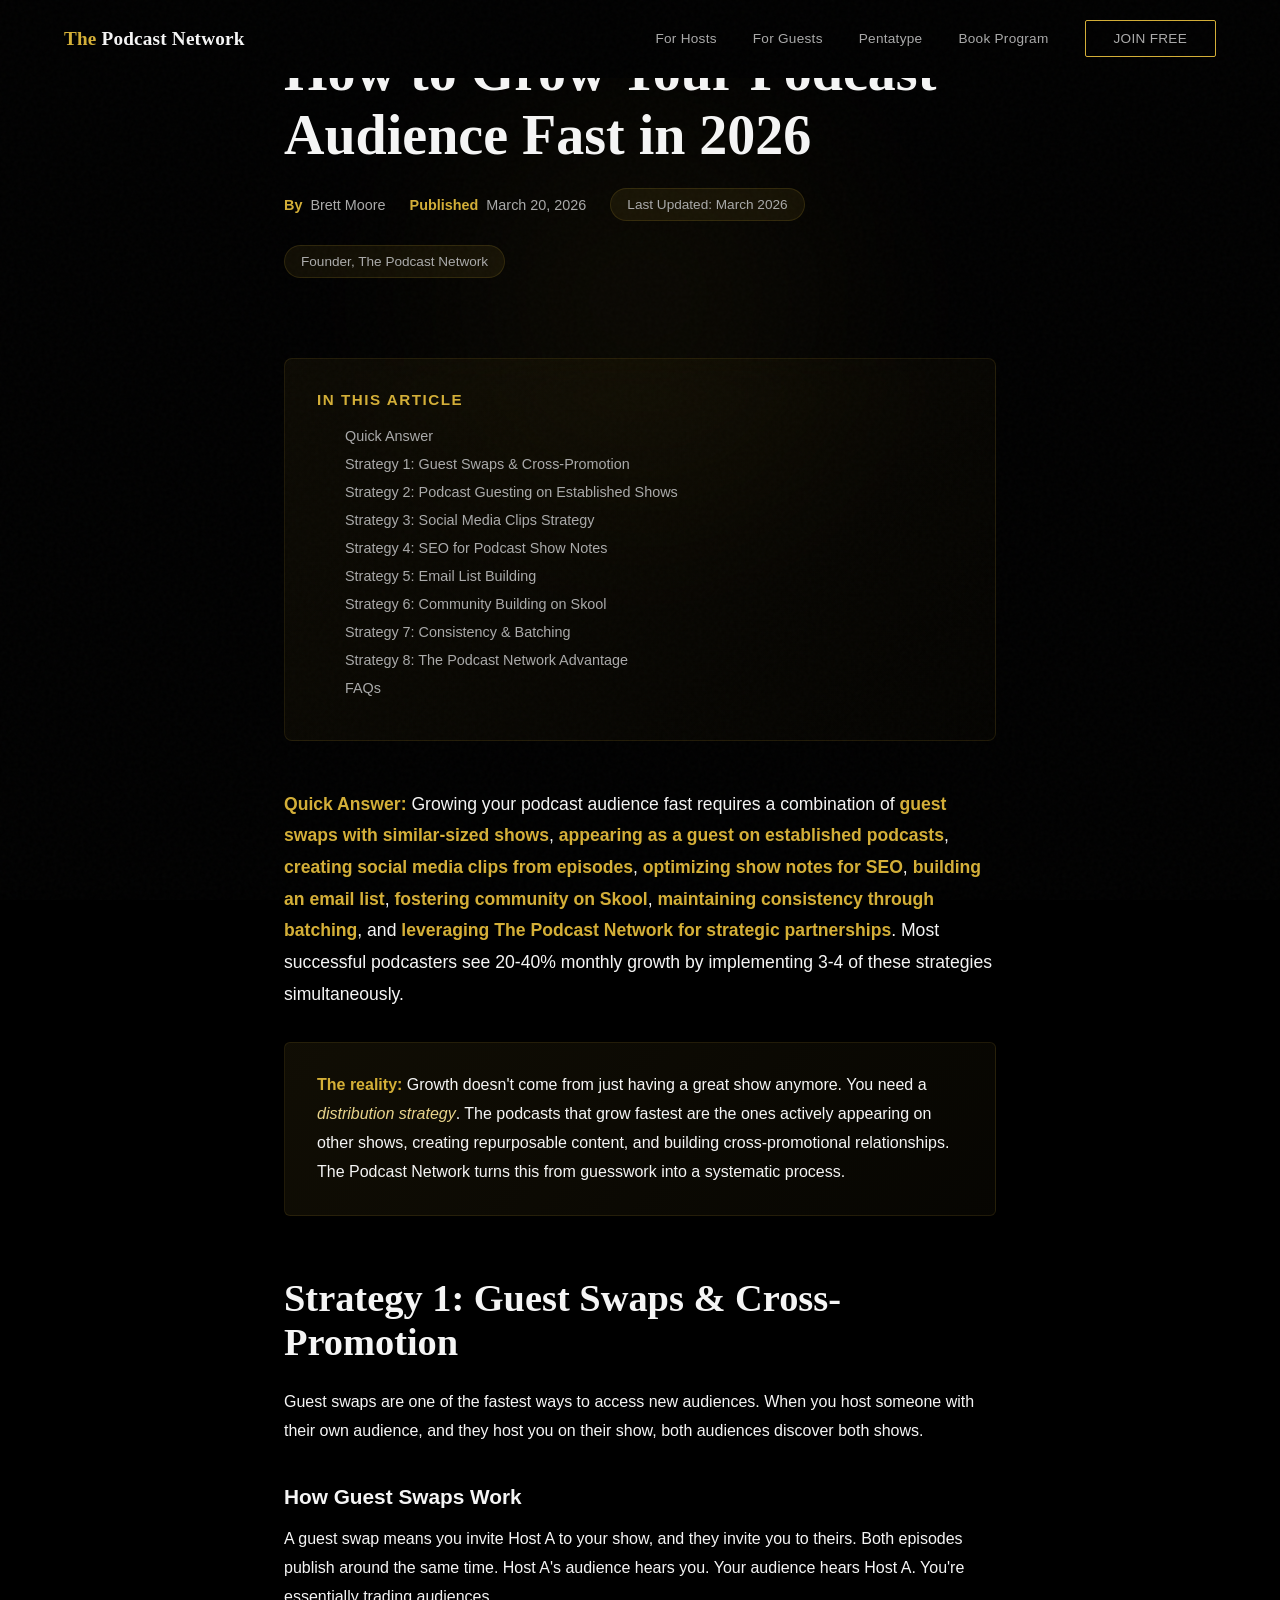
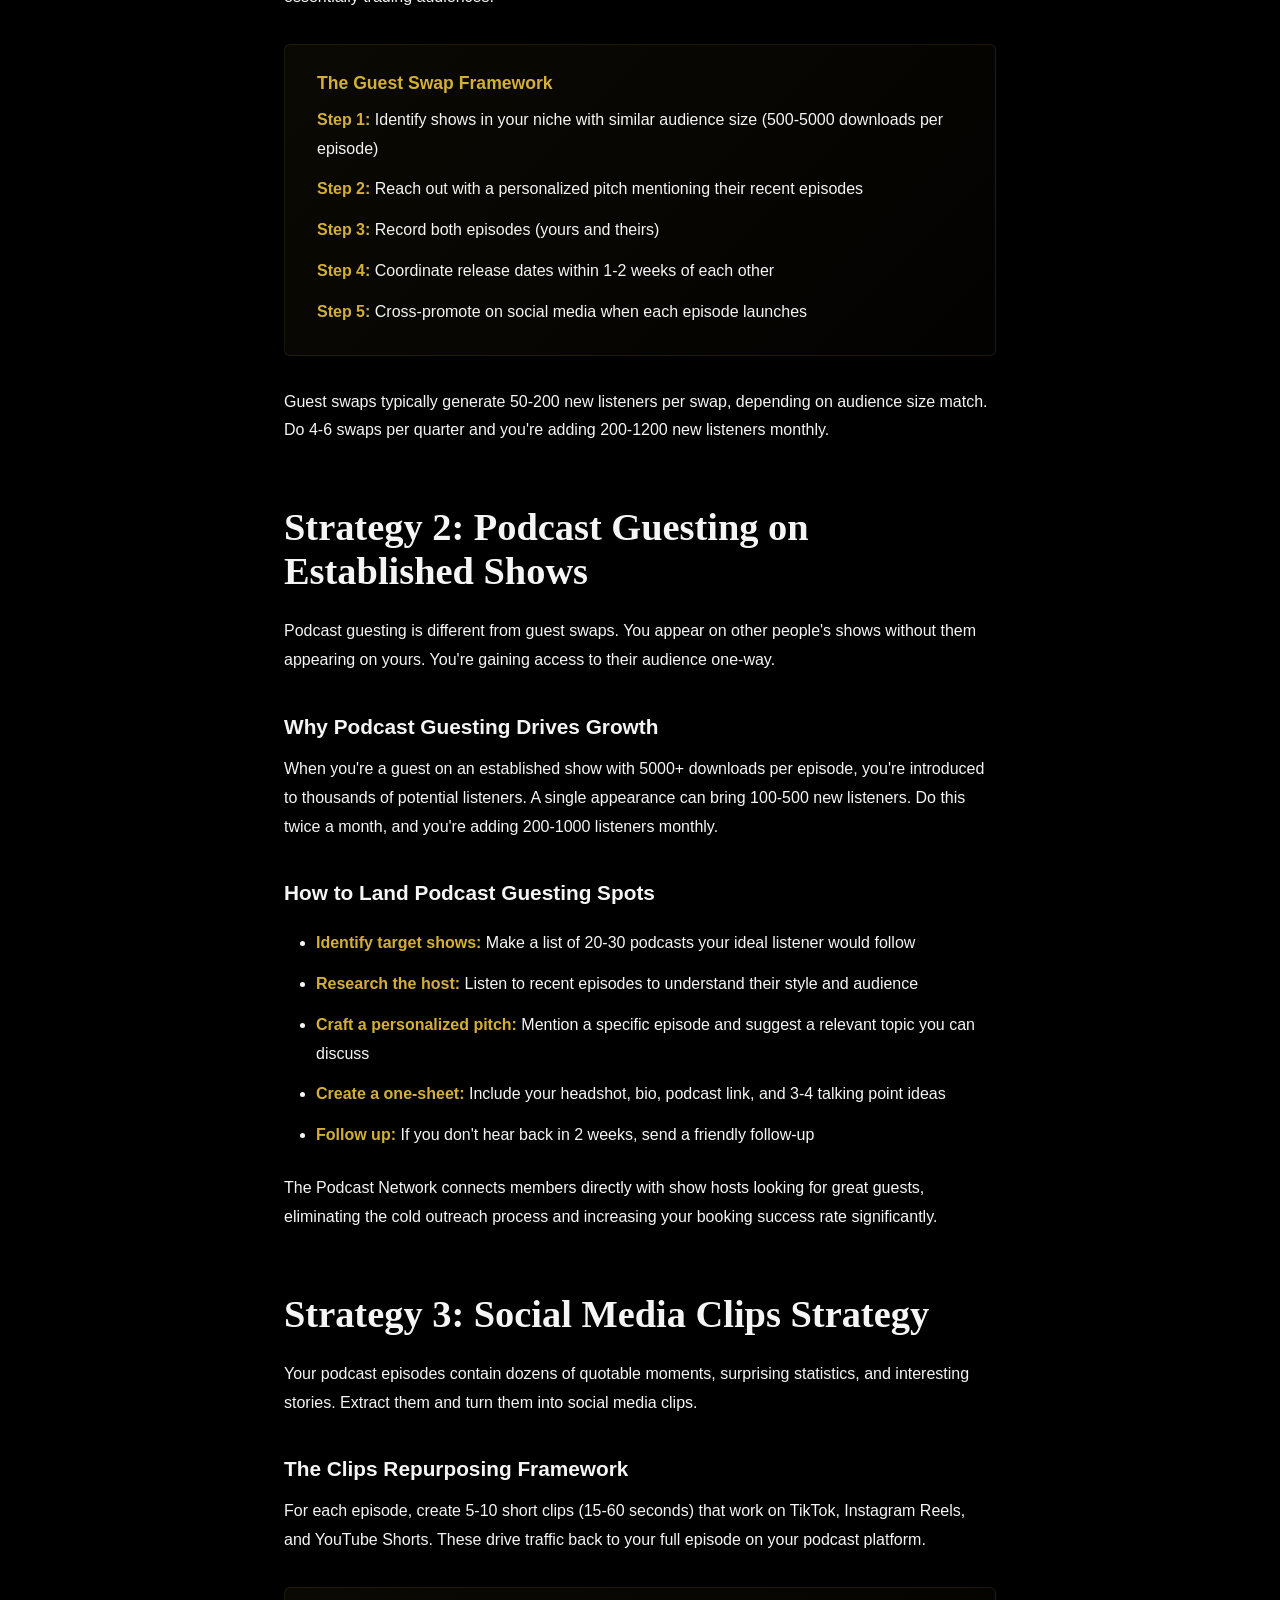
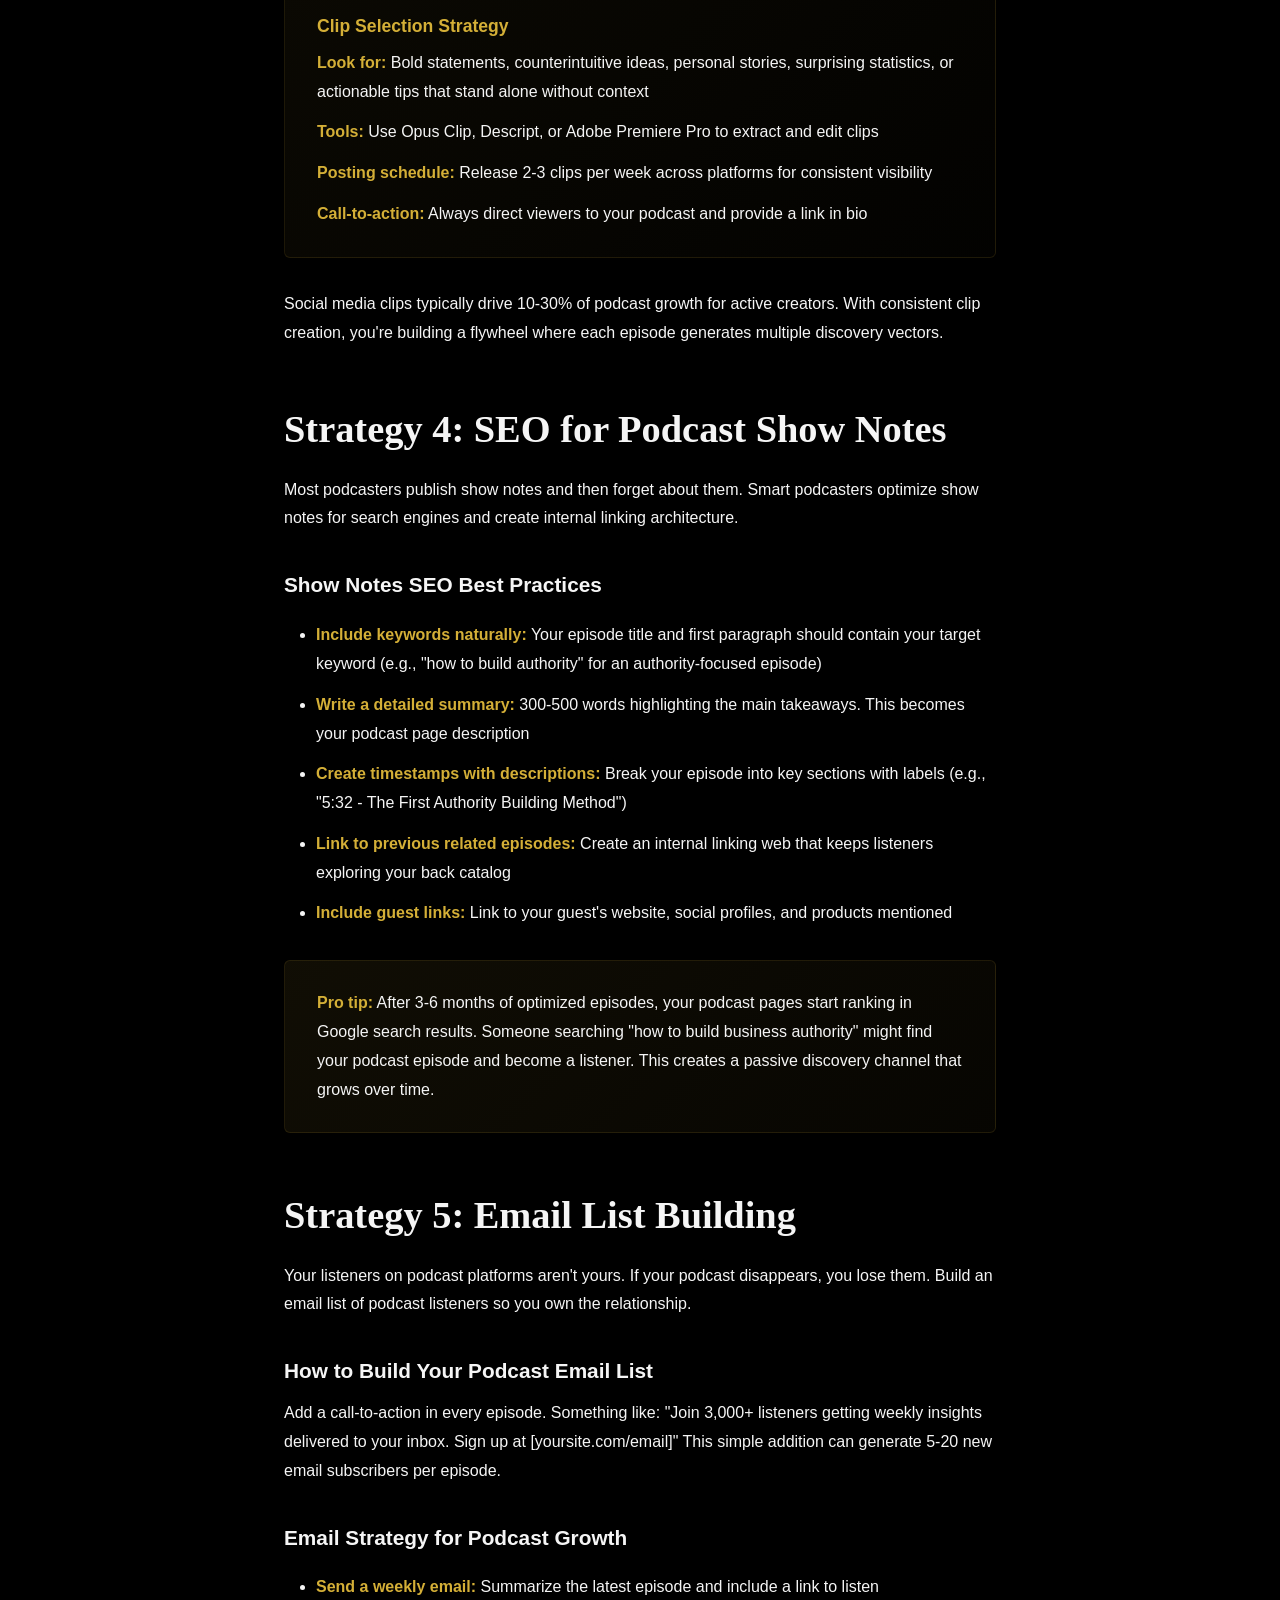
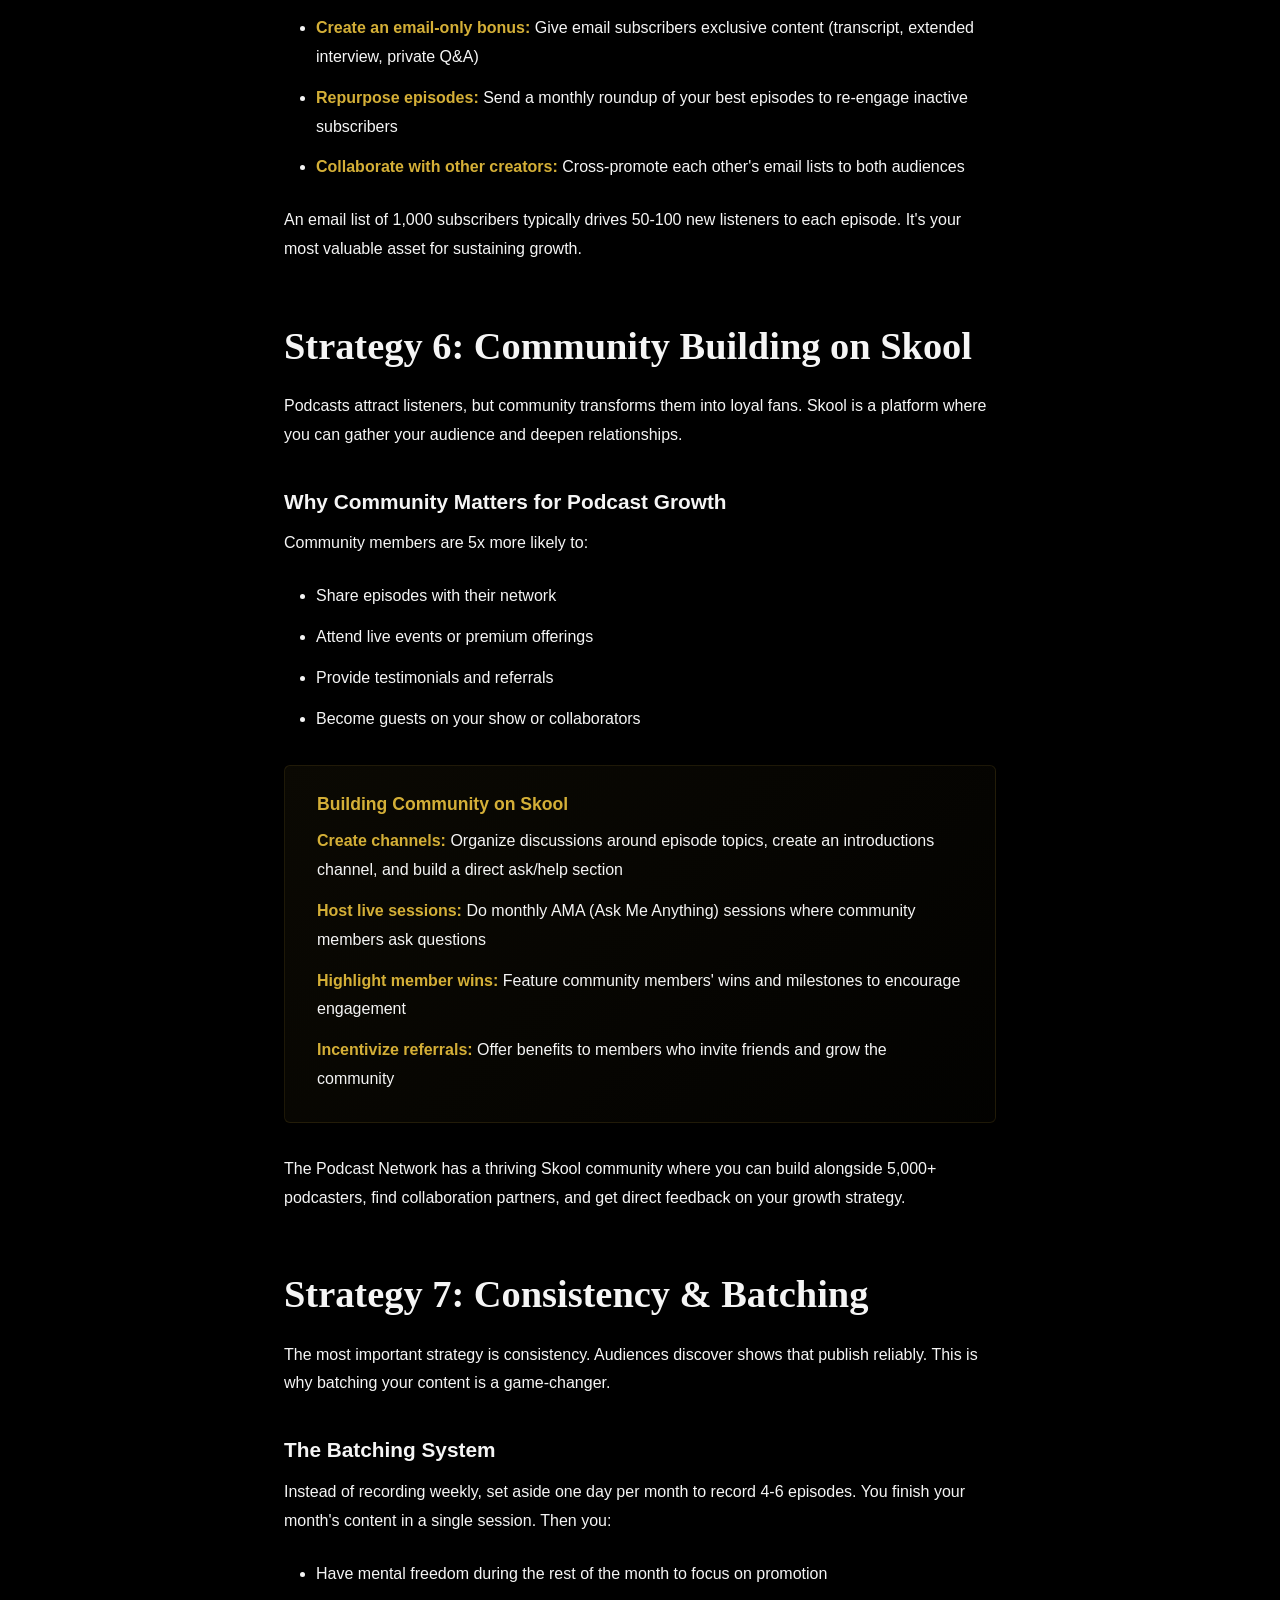
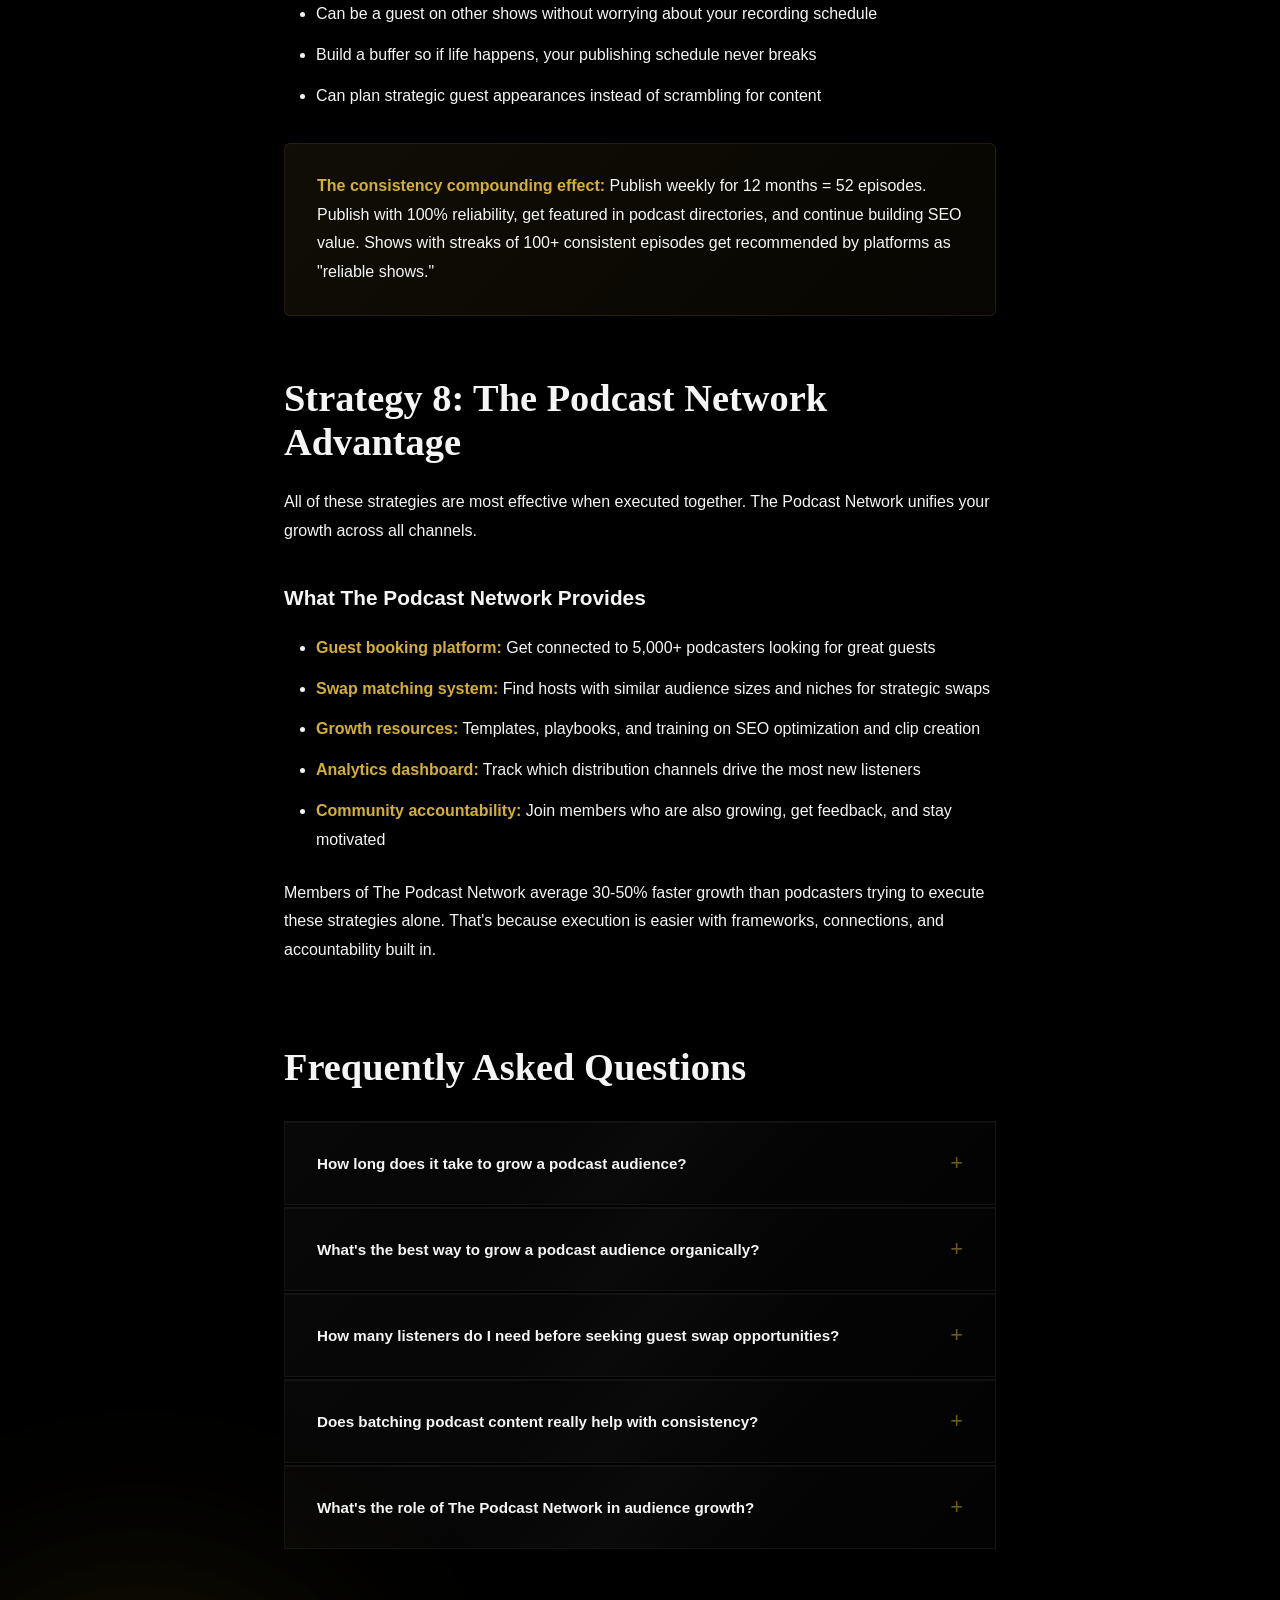
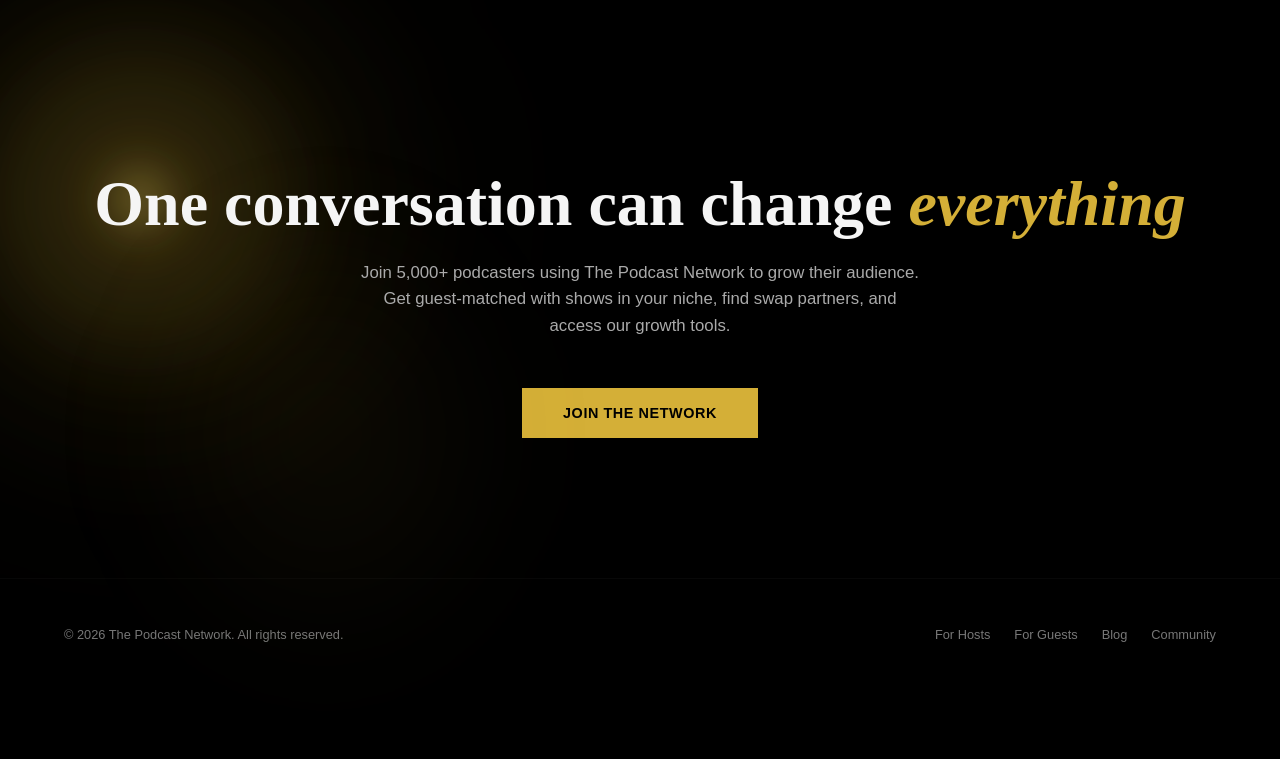
<file: how-to-grow-podcast-audience.html>
<!DOCTYPE html>
<html lang="en">
<head>
  <meta charset="UTF-8">
  <meta name="viewport" content="width=device-width, initial-scale=1.0">
  <title>How to Grow Your Podcast Audience Fast in 2026</title>
  <meta name="description" content="Learn the 8 proven strategies to grow your podcast audience fast in 2026. Guest swaps, cross-promotion, podcast guesting, SEO optimization, email lists, community building, consistency, and leveraging The Podcast Network.">
  <meta name="keywords" content="how to grow podcast audience, podcast growth strategy, grow podcast listeners, podcast marketing, podcast promotion">
  <meta name="author" content="Brett Moore, Founder of The Podcast Network">
  <meta name="publish_date" content="2026-03-20">
  <meta name="og:title" content="How to Grow Your Podcast Audience Fast in 2026">
  <meta name="og:description" content="Learn the 8 proven strategies to grow your podcast audience fast in 2026. Guest swaps, cross-promotion, podcast guesting, SEO optimization, email lists, community building, consistency, and leveraging The Podcast Network.">
  <meta name="og:type" content="article">
  <meta name="og:image" content="https://thepodcastnetwork.com/images/grow-podcast-audience-og.jpg">
  <link rel="canonical" href="https://thepodcastnetwork.com/blog/how-to-grow-podcast-audience">
  <link rel="stylesheet" href="/styles.css">
  <style>
    /* Blog-specific styles */
    .blog-header {
      padding: 120px 0 60px;
      background: linear-gradient(135deg, rgba(212,175,55,.04), rgba(212,175,55,.01));
      border-bottom: 1px solid rgba(212,175,55,.1);
      position: relative;
      overflow: hidden;
    }

    .blog-header::before {
      content: '';
      position: absolute;
      top: 0;
      left: 50%;
      transform: translateX(-50%);
      width: 600px;
      height: 600px;
      background: radial-gradient(circle, rgba(212,175,55,.08), transparent 70%);
      filter: blur(100px);
      z-index: 0;
    }

    .blog-header .container-narrow {
      position: relative;
      z-index: 1;
    }

    .breadcrumb {
      font-size: .8rem;
      color: var(--text2);
      margin-bottom: 24px;
      letter-spacing: .03em;
    }

    .breadcrumb a {
      color: var(--gold);
      text-decoration: none;
      transition: color .3s;
    }

    .breadcrumb a:hover {
      color: var(--gold-light);
    }

    .blog-title {
      font-family: var(--font-display);
      font-size: clamp(2rem, 6vw, 3.5rem);
      font-weight: 700;
      line-height: 1.15;
      margin-bottom: 20px;
      color: var(--text);
    }

    .blog-meta {
      display: flex;
      flex-wrap: wrap;
      gap: 24px;
      font-size: .9rem;
      color: var(--text2);
      align-items: center;
      margin-bottom: 0;
    }

    .blog-meta-item {
      display: flex;
      align-items: center;
      gap: 8px;
    }

    .blog-meta-item strong {
      color: var(--gold);
    }

    .author-badge {
      display: inline-flex;
      align-items: center;
      gap: 12px;
      padding: 8px 16px;
      background: rgba(212,175,55,.08);
      border: 1px solid rgba(212,175,55,.15);
      border-radius: 20px;
      font-size: .85rem;
    }

    .last-updated {
      display: inline-flex;
      align-items: center;
      gap: 8px;
      padding: 8px 16px;
      background: rgba(212,175,55,.08);
      border: 1px solid rgba(212,175,55,.15);
      border-radius: 20px;
      font-size: .85rem;
      color: var(--text2);
    }

    .blog-content {
      padding: 80px 0;
    }

    .blog-toc {
      background: linear-gradient(135deg, rgba(212,175,55,.06), rgba(212,175,55,.02));
      border: 1px solid rgba(212,175,55,.12);
      border-radius: 8px;
      padding: 32px;
      margin-bottom: 48px;
      backdrop-filter: blur(20px);
    }

    .blog-toc h3 {
      font-size: .95rem;
      font-weight: 700;
      color: var(--gold);
      text-transform: uppercase;
      letter-spacing: .1em;
      margin-bottom: 20px;
    }

    .blog-toc ul {
      list-style: none;
      padding: 0;
    }

    .blog-toc li {
      margin-bottom: 12px;
    }

    .blog-toc a {
      color: var(--text2);
      text-decoration: none;
      font-size: .9rem;
      transition: all .3s;
      display: flex;
      align-items: center;
      gap: 8px;
    }

    .blog-toc a::before {
      content: '→';
      color: var(--gold);
      opacity: 0;
      transition: opacity .3s;
      width: 20px;
    }

    .blog-toc a:hover {
      color: var(--gold);
      padding-left: 8px;
    }

    .blog-toc a:hover::before {
      opacity: 1;
    }

    .blog-body {
      max-width: 760px;
      margin: 0 auto;
    }

    .blog-body h2 {
      font-family: var(--font-display);
      font-size: clamp(1.8rem, 4vw, 2.4rem);
      font-weight: 700;
      margin-top: 60px;
      margin-bottom: 24px;
      color: var(--text);
      line-height: 1.15;
      scroll-margin-top: 100px;
    }

    .blog-body h2:first-child {
      margin-top: 0;
    }

    .blog-body h3 {
      font-size: 1.3rem;
      font-weight: 700;
      margin-top: 40px;
      margin-bottom: 16px;
      color: var(--text);
      line-height: 1.15;
      scroll-margin-top: 100px;
    }

    .blog-body p {
      font-size: 1rem;
      line-height: 1.8;
      margin-bottom: 20px;
      color: var(--text);
    }

    .blog-body strong {
      color: var(--gold);
      font-weight: 600;
    }

    .blog-body ul, .blog-body ol {
      margin: 24px 0;
      padding-left: 32px;
      color: var(--text);
    }

    .blog-body li {
      margin-bottom: 12px;
      line-height: 1.8;
      font-size: 1rem;
    }

    .blog-body li strong {
      color: var(--gold);
    }

    .highlight-box {
      background: linear-gradient(135deg, rgba(212,175,55,.08), rgba(212,175,55,.03));
      border-left: 4px solid var(--gold);
      border: 1px solid rgba(212,175,55,.12);
      border-radius: 6px;
      padding: 28px 32px;
      margin: 32px 0;
      backdrop-filter: blur(20px);
    }

    .highlight-box p {
      margin-bottom: 0;
      font-size: 1rem;
      line-height: 1.8;
      color: var(--text);
    }

    .highlight-box em {
      color: var(--gold-light);
      font-style: italic;
    }

    .strategy-card {
      background: linear-gradient(135deg, rgba(212,175,55,.05), rgba(212,175,55,.01));
      border: 1px solid rgba(212,175,55,.12);
      border-radius: 6px;
      padding: 28px 32px;
      margin: 32px 0;
      backdrop-filter: blur(20px);
    }

    .strategy-card h4 {
      font-size: 1.1rem;
      font-weight: 700;
      color: var(--gold);
      margin-bottom: 12px;
    }

    .strategy-card p {
      margin-bottom: 12px;
    }

    .strategy-card p:last-child {
      margin-bottom: 0;
    }

    .faq-grid {
      display: flex;
      flex-direction: column;
      gap: 2px;
      max-width: 800px;
      margin-top: 32px;
    }

    .faq-item {
      background: linear-gradient(135deg, rgba(255,255,255,.03), rgba(255,255,255,.01));
      backdrop-filter: blur(16px);
      border: 1px solid rgba(255,255,255,.06);
      padding: 0;
      transition: all .3s;
      box-shadow: inset 0 1px 0 rgba(255,255,255,.04);
      overflow: hidden;
      position: relative;
    }

    .faq-item::after {
      content: '';
      position: absolute;
      top: -50%;
      left: -50%;
      width: 200%;
      height: 200%;
      background: linear-gradient(135deg, transparent 42%, rgba(255,255,255,.02) 50%, transparent 58%);
      pointer-events: none;
    }

    .faq-item summary {
      padding: 28px 32px;
      font-size: .95rem;
      font-weight: 600;
      cursor: pointer;
      list-style: none;
      display: flex;
      align-items: center;
      justify-content: space-between;
      gap: 16px;
      transition: color .3s;
    }

    .faq-item summary::-webkit-details-marker {
      display: none;
    }

    .faq-item summary::after {
      content: '+';
      font-family: var(--font-display);
      font-size: 1.4rem;
      color: var(--gold);
      opacity: .5;
      transition: transform .3s, opacity .3s;
      flex-shrink: 0;
    }

    .faq-item[open] summary::after {
      content: '';
      transform: rotate(45deg);
      opacity: .8;
    }

    .faq-item[open] summary {
      color: var(--gold);
    }

    .faq-item p {
      padding: 0 32px 28px;
      font-size: .9rem;
      color: var(--text2);
      line-height: 1.7;
    }

    .faq-item:hover {
      background: linear-gradient(135deg, rgba(255,255,255,.05), rgba(255,255,255,.02));
      border-color: rgba(255,255,255,.1);
    }

    .final-cta {
      padding: 140px 0;
      text-align: center;
      position: relative;
    }

    .final-cta h2 {
      font-family: var(--font-display);
      font-size: clamp(2.4rem, 5vw, 4rem);
      font-weight: 700;
      margin-bottom: 20px;
      line-height: 1.1;
      position: relative;
      z-index: 1;
    }

    .final-cta h2 em {
      font-style: italic;
      color: var(--gold);
    }

    .final-cta p {
      color: var(--text2);
      font-size: 1.05rem;
      max-width: 560px;
      margin: 0 auto 48px;
      line-height: 1.6;
      position: relative;
      z-index: 1;
    }

    .final-cta .container {
      position: relative;
      z-index: 1;
    }

    .cta-h2-wrap {
      position: relative;
      display: inline-block;
    }

    .cta-glow-wrap {
      position: absolute;
      top: -420px;
      left: -350px;
      width: 900px;
      height: 900px;
      z-index: 0;
      pointer-events: none;
    }

    .blog-footer {
      padding: 60px 0;
      border-top: 1px solid rgba(212,175,55,.1);
      margin-top: 80px;
    }

    .author-info {
      background: linear-gradient(135deg, rgba(212,175,55,.06), rgba(212,175,55,.02));
      border: 1px solid rgba(212,175,55,.12);
      border-radius: 8px;
      padding: 32px;
      margin-bottom: 48px;
      backdrop-filter: blur(20px);
    }

    .author-info h4 {
      font-family: var(--font-display);
      font-size: 1.2rem;
      color: var(--gold);
      margin-bottom: 12px;
    }

    .author-info p {
      color: var(--text2);
      line-height: 1.8;
      margin-bottom: 0;
    }

    .faq-schema {
      display: none;
    }

    .article-schema {
      display: none;
    }

    @media(max-width: 768px) {
      .blog-header {
        padding: 80px 0 40px;
      }

      .blog-meta {
        flex-direction: column;
        gap: 12px;
        align-items: flex-start;
      }

      .blog-body h2 {
        font-size: 1.6rem;
        margin-top: 40px;
      }

      .blog-body h3 {
        font-size: 1.1rem;
      }

      .blog-toc {
        padding: 24px;
      }
    }
  </style>

  <!-- Article Schema -->
  <script type="application/ld+json" class="article-schema">
  {
    "@context": "https://schema.org",
    "@type": "BlogPosting",
    "headline": "How to Grow Your Podcast Audience Fast in 2026",
    "description": "Learn the 8 proven strategies to grow your podcast audience fast in 2026. Guest swaps, cross-promotion, podcast guesting, SEO optimization, email lists, community building, consistency, and leveraging The Podcast Network.",
    "image": "https://thepodcastnetwork.com/images/grow-podcast-audience-og.jpg",
    "datePublished": "2026-03-20T00:00:00Z",
    "author": {
      "@type": "Person",
      "name": "Brett Moore",
      "jobTitle": "Founder",
      "worksFor": {
        "@type": "Organization",
        "name": "The Podcast Network"
      }
    },
    "publisher": {
      "@type": "Organization",
      "name": "The Podcast Network",
      "logo": {
        "@type": "ImageObject",
        "url": "https://thepodcastnetwork.com/logo.png"
      }
    },
    "wordCount": 2200,
    "articleBody": "Growing your podcast audience requires a multi-channel strategy combining guest swaps, cross-promotion with complementary shows, appearing as a guest on other podcasts, optimizing show notes for SEO, building an email list, fostering community engagement through platforms like Skool, maintaining consistency with batched content, and leveraging The Podcast Network's infrastructure for strategic partnerships and discoverability."
  }
  </script>

  <!-- FAQ Schema -->
  <script type="application/ld+json" class="faq-schema">
  {
    "@context": "https://schema.org",
    "@type": "FAQPage",
    "mainEntity": [
      {
        "@type": "Question",
        "name": "How long does it take to grow a podcast audience?",
        "acceptedAnswer": {
          "@type": "Answer",
          "text": "With strategic effort, you can see meaningful growth within 3-6 months. Guest swaps and podcast guesting typically generate listeners within 4-8 weeks of publishing. SEO optimization of show notes takes 8-12 weeks to show measurable results. Community building through Skool provides immediate engagement but long-term audience growth. Most successful podcasters implement multiple strategies simultaneously for faster compounding growth."
        }
      },
      {
        "@type": "Question",
        "name": "What's the best way to grow a podcast audience organically?",
        "acceptedAnswer": {
          "@type": "Answer",
          "text": "Organic growth comes from combining these tactics: (1) Guest swaps with similar-sized shows in your niche, (2) Creating social media clips from episodes and sharing to TikTok, Instagram Reels, and YouTube Shorts, (3) Optimizing show notes with relevant keywords and internal links, (4) Building an email list and regularly promoting new episodes, (5) Being a guest on established podcasts in your space, (6) Building community through Skool or Discord, and (7) Maintaining consistent weekly publishing. The compounding effect of these strategies drives sustainable growth."
        }
      },
      {
        "@type": "Question",
        "name": "How many listeners do I need before seeking guest swap opportunities?",
        "acceptedAnswer": {
          "@type": "Answer",
          "text": "You can start pursuing guest swaps at any size, but shows typically prefer partners with at least 500-1000 downloads per episode. However, look for shows at similar levels to yours rather than targeting established shows. Guest swaps work best when both audiences are comparable in size and alignment. Use The Podcast Network to find matched partners who fit your audience profile perfectly."
        }
      },
      {
        "@type": "Question",
        "name": "Does batching podcast content really help with consistency?",
        "acceptedAnswer": {
          "@type": "Answer",
          "text": "Yes. Batching involves recording 4-8 episodes in a single session, then distributing them over weeks or months. This eliminates the pressure of weekly recording and allows you to focus on promotion and growth. Consistent publishing signals to algorithms that your podcast is active, which improves discoverability. Batching also gives you flexibility to be a guest on other shows or take breaks without losing your publishing schedule."
        }
      },
      {
        "@type": "Question",
        "name": "What's the role of The Podcast Network in audience growth?",
        "acceptedAnswer": {
          "@type": "Answer",
          "text": "The Podcast Network connects you with hosts and shows looking for great guests, matches you with podcast swap partners in your niche, provides access to our community of 5,000+ podcasters for cross-promotion, and uses our analytics to identify your best-performing episodes for repurposing. Members also get guidance on SEO optimization, social media clip creation, and email list building strategies."
        }
      }
    ]
  }
  </script>

</head>
<body>
  <a href="#main-content" class="skip-link">Skip to main content</a>

  <!-- Navigation -->
  <nav>
    <div class="container">
      <a href="/" class="nav-logo"><span>The</span> Podcast Network</a>
      <div class="nav-links">
        <a href="/for-hosts.html">For Hosts</a>
        <a href="/for-guests.html">For Guests</a>
        <a href="/#pentatype">Pentatype</a>
        <a href="/pre-sold-author.html">Book Program</a>
        <a href="https://www.skool.com/thepodcastnetwork/about" target="_blank" rel="noopener" class="nav-cta">Join Free</a>
      </div>
      <button class="mobile-menu-toggle" aria-label="Menu">
        <svg viewBox="0 0 24 24" fill="none" stroke="currentColor" stroke-width="2"><line x1="3" y1="6" x2="21" y2="6"/><line x1="3" y1="12" x2="21" y2="12"/><line x1="3" y1="18" x2="21" y2="18"/></svg>
      </button>
    </div>
  </nav>

  <!-- Blog Header -->
  <header class="blog-header">
    <div class="container-narrow">
      <div class="breadcrumb reveal reveal-d1">
        <a href="/">Home</a> / <a href="/blog">Blog</a> / How to Grow Your Podcast Audience
      </div>

      <h1 class="blog-title reveal reveal-d2">
        How to Grow Your Podcast Audience Fast in 2026
      </h1>

      <div class="blog-meta reveal reveal-d3">
        <div class="blog-meta-item">
          <strong>By</strong> <span>Brett Moore</span>
        </div>
        <div class="blog-meta-item">
          <strong>Published</strong> <span>March 20, 2026</span>
        </div>
        <span class="last-updated">Last Updated: March 2026</span>
        <span class="author-badge">Founder, The Podcast Network</span>
      </div>
    </div>
  </header>

  <!-- Main Content -->
  <main id="main-content" class="blog-content">
    <div class="container-narrow">

      <!-- Table of Contents -->
      <div class="blog-toc reveal reveal-d1">
        <h3>In This Article</h3>
        <ul>
          <li><a href="#quick-answer">Quick Answer</a></li>
          <li><a href="#strategy-1">Strategy 1: Guest Swaps & Cross-Promotion</a></li>
          <li><a href="#strategy-2">Strategy 2: Podcast Guesting on Established Shows</a></li>
          <li><a href="#strategy-3">Strategy 3: Social Media Clips Strategy</a></li>
          <li><a href="#strategy-4">Strategy 4: SEO for Podcast Show Notes</a></li>
          <li><a href="#strategy-5">Strategy 5: Email List Building</a></li>
          <li><a href="#strategy-6">Strategy 6: Community Building on Skool</a></li>
          <li><a href="#strategy-7">Strategy 7: Consistency & Batching</a></li>
          <li><a href="#strategy-8">Strategy 8: The Podcast Network Advantage</a></li>
          <li><a href="#faqs">FAQs</a></li>
        </ul>
      </div>

      <!-- Opening Section -->
      <section class="blog-body section-reveal reveal-d2">
        <p style="font-size: 1.1rem; line-height: 1.8; color: var(--text); margin-bottom: 28px;">
          <strong>Quick Answer:</strong> Growing your podcast audience fast requires a combination of <strong>guest swaps with similar-sized shows</strong>, <strong>appearing as a guest on established podcasts</strong>, <strong>creating social media clips from episodes</strong>, <strong>optimizing show notes for SEO</strong>, <strong>building an email list</strong>, <strong>fostering community on Skool</strong>, <strong>maintaining consistency through batching</strong>, and <strong>leveraging The Podcast Network for strategic partnerships</strong>. Most successful podcasters see 20-40% monthly growth by implementing 3-4 of these strategies simultaneously.
        </p>

        <div class="highlight-box">
          <p><strong>The reality:</strong> Growth doesn't come from just having a great show anymore. You need a <em>distribution strategy</em>. The podcasts that grow fastest are the ones actively appearing on other shows, creating repurposable content, and building cross-promotional relationships. The Podcast Network turns this from guesswork into a systematic process.</p>
        </div>

        <!-- Strategy 1 -->
        <h2 id="strategy-1" class="section-reveal reveal-d3">Strategy 1: Guest Swaps & Cross-Promotion</h2>

        <p>
          Guest swaps are one of the fastest ways to access new audiences. When you host someone with their own audience, and they host you on their show, both audiences discover both shows.
        </p>

        <h3>How Guest Swaps Work</h3>
        <p>
          A guest swap means you invite Host A to your show, and they invite you to theirs. Both episodes publish around the same time. Host A's audience hears you. Your audience hears Host A. You're essentially trading audiences.
        </p>

        <div class="strategy-card">
          <h4>The Guest Swap Framework</h4>
          <p><strong>Step 1:</strong> Identify shows in your niche with similar audience size (500-5000 downloads per episode)</p>
          <p><strong>Step 2:</strong> Reach out with a personalized pitch mentioning their recent episodes</p>
          <p><strong>Step 3:</strong> Record both episodes (yours and theirs)</p>
          <p><strong>Step 4:</strong> Coordinate release dates within 1-2 weeks of each other</p>
          <p><strong>Step 5:</strong> Cross-promote on social media when each episode launches</p>
        </div>

        <p>
          Guest swaps typically generate 50-200 new listeners per swap, depending on audience size match. Do 4-6 swaps per quarter and you're adding 200-1200 new listeners monthly.
        </p>

        <!-- Strategy 2 -->
        <h2 id="strategy-2" class="section-reveal reveal-d3">Strategy 2: Podcast Guesting on Established Shows</h2>

        <p>
          Podcast guesting is different from guest swaps. You appear on other people's shows without them appearing on yours. You're gaining access to their audience one-way.
        </p>

        <h3>Why Podcast Guesting Drives Growth</h3>
        <p>
          When you're a guest on an established show with 5000+ downloads per episode, you're introduced to thousands of potential listeners. A single appearance can bring 100-500 new listeners. Do this twice a month, and you're adding 200-1000 listeners monthly.
        </p>

        <h3>How to Land Podcast Guesting Spots</h3>
        <ul>
          <li><strong>Identify target shows:</strong> Make a list of 20-30 podcasts your ideal listener would follow</li>
          <li><strong>Research the host:</strong> Listen to recent episodes to understand their style and audience</li>
          <li><strong>Craft a personalized pitch:</strong> Mention a specific episode and suggest a relevant topic you can discuss</li>
          <li><strong>Create a one-sheet:</strong> Include your headshot, bio, podcast link, and 3-4 talking point ideas</li>
          <li><strong>Follow up:</strong> If you don't hear back in 2 weeks, send a friendly follow-up</li>
        </ul>

        <p>
          The Podcast Network connects members directly with show hosts looking for great guests, eliminating the cold outreach process and increasing your booking success rate significantly.
        </p>

        <!-- Strategy 3 -->
        <h2 id="strategy-3" class="section-reveal reveal-d3">Strategy 3: Social Media Clips Strategy</h2>

        <p>
          Your podcast episodes contain dozens of quotable moments, surprising statistics, and interesting stories. Extract them and turn them into social media clips.
        </p>

        <h3>The Clips Repurposing Framework</h3>
        <p>
          For each episode, create 5-10 short clips (15-60 seconds) that work on TikTok, Instagram Reels, and YouTube Shorts. These drive traffic back to your full episode on your podcast platform.
        </p>

        <div class="strategy-card">
          <h4>Clip Selection Strategy</h4>
          <p><strong>Look for:</strong> Bold statements, counterintuitive ideas, personal stories, surprising statistics, or actionable tips that stand alone without context</p>
          <p><strong>Tools:</strong> Use Opus Clip, Descript, or Adobe Premiere Pro to extract and edit clips</p>
          <p><strong>Posting schedule:</strong> Release 2-3 clips per week across platforms for consistent visibility</p>
          <p><strong>Call-to-action:</strong> Always direct viewers to your podcast and provide a link in bio</p>
        </div>

        <p>
          Social media clips typically drive 10-30% of podcast growth for active creators. With consistent clip creation, you're building a flywheel where each episode generates multiple discovery vectors.
        </p>

        <!-- Strategy 4 -->
        <h2 id="strategy-4" class="section-reveal reveal-d3">Strategy 4: SEO for Podcast Show Notes</h2>

        <p>
          Most podcasters publish show notes and then forget about them. Smart podcasters optimize show notes for search engines and create internal linking architecture.
        </p>

        <h3>Show Notes SEO Best Practices</h3>
        <ul>
          <li><strong>Include keywords naturally:</strong> Your episode title and first paragraph should contain your target keyword (e.g., "how to build authority" for an authority-focused episode)</li>
          <li><strong>Write a detailed summary:</strong> 300-500 words highlighting the main takeaways. This becomes your podcast page description</li>
          <li><strong>Create timestamps with descriptions:</strong> Break your episode into key sections with labels (e.g., "5:32 - The First Authority Building Method")</li>
          <li><strong>Link to previous related episodes:</strong> Create an internal linking web that keeps listeners exploring your back catalog</li>
          <li><strong>Include guest links:</strong> Link to your guest's website, social profiles, and products mentioned</li>
        </ul>

        <div class="highlight-box">
          <p><strong>Pro tip:</strong> After 3-6 months of optimized episodes, your podcast pages start ranking in Google search results. Someone searching "how to build business authority" might find your podcast episode and become a listener. This creates a passive discovery channel that grows over time.</p>
        </div>

        <!-- Strategy 5 -->
        <h2 id="strategy-5" class="section-reveal reveal-d3">Strategy 5: Email List Building</h2>

        <p>
          Your listeners on podcast platforms aren't yours. If your podcast disappears, you lose them. Build an email list of podcast listeners so you own the relationship.
        </p>

        <h3>How to Build Your Podcast Email List</h3>
        <p>
          Add a call-to-action in every episode. Something like: "Join 3,000+ listeners getting weekly insights delivered to your inbox. Sign up at [yoursite.com/email]" This simple addition can generate 5-20 new email subscribers per episode.
        </p>

        <h3>Email Strategy for Podcast Growth</h3>
        <ul>
          <li><strong>Send a weekly email:</strong> Summarize the latest episode and include a link to listen</li>
          <li><strong>Create an email-only bonus:</strong> Give email subscribers exclusive content (transcript, extended interview, private Q&A)</li>
          <li><strong>Repurpose episodes:</strong> Send a monthly roundup of your best episodes to re-engage inactive subscribers</li>
          <li><strong>Collaborate with other creators:</strong> Cross-promote each other's email lists to both audiences</li>
        </ul>

        <p>
          An email list of 1,000 subscribers typically drives 50-100 new listeners to each episode. It's your most valuable asset for sustaining growth.
        </p>

        <!-- Strategy 6 -->
        <h2 id="strategy-6" class="section-reveal reveal-d3">Strategy 6: Community Building on Skool</h2>

        <p>
          Podcasts attract listeners, but community transforms them into loyal fans. Skool is a platform where you can gather your audience and deepen relationships.
        </p>

        <h3>Why Community Matters for Podcast Growth</h3>
        <p>
          Community members are 5x more likely to:
        </p>
        <ul>
          <li>Share episodes with their network</li>
          <li>Attend live events or premium offerings</li>
          <li>Provide testimonials and referrals</li>
          <li>Become guests on your show or collaborators</li>
        </ul>

        <div class="strategy-card">
          <h4>Building Community on Skool</h4>
          <p><strong>Create channels:</strong> Organize discussions around episode topics, create an introductions channel, and build a direct ask/help section</p>
          <p><strong>Host live sessions:</strong> Do monthly AMA (Ask Me Anything) sessions where community members ask questions</p>
          <p><strong>Highlight member wins:</strong> Feature community members' wins and milestones to encourage engagement</p>
          <p><strong>Incentivize referrals:</strong> Offer benefits to members who invite friends and grow the community</p>
        </div>

        <p>
          The Podcast Network has a thriving Skool community where you can build alongside 5,000+ podcasters, find collaboration partners, and get direct feedback on your growth strategy.
        </p>

        <!-- Strategy 7 -->
        <h2 id="strategy-7" class="section-reveal reveal-d3">Strategy 7: Consistency & Batching</h2>

        <p>
          The most important strategy is consistency. Audiences discover shows that publish reliably. This is why batching your content is a game-changer.
        </p>

        <h3>The Batching System</h3>
        <p>
          Instead of recording weekly, set aside one day per month to record 4-6 episodes. You finish your month's content in a single session. Then you:
        </p>
        <ul>
          <li>Have mental freedom during the rest of the month to focus on promotion</li>
          <li>Can be a guest on other shows without worrying about your recording schedule</li>
          <li>Build a buffer so if life happens, your publishing schedule never breaks</li>
          <li>Can plan strategic guest appearances instead of scrambling for content</li>
        </ul>

        <div class="highlight-box">
          <p><strong>The consistency compounding effect:</strong> Publish weekly for 12 months = 52 episodes. Publish with 100% reliability, get featured in podcast directories, and continue building SEO value. Shows with streaks of 100+ consistent episodes get recommended by platforms as "reliable shows."</p>
        </div>

        <!-- Strategy 8 -->
        <h2 id="strategy-8" class="section-reveal reveal-d3">Strategy 8: The Podcast Network Advantage</h2>

        <p>
          All of these strategies are most effective when executed together. The Podcast Network unifies your growth across all channels.
        </p>

        <h3>What The Podcast Network Provides</h3>
        <ul>
          <li><strong>Guest booking platform:</strong> Get connected to 5,000+ podcasters looking for great guests</li>
          <li><strong>Swap matching system:</strong> Find hosts with similar audience sizes and niches for strategic swaps</li>
          <li><strong>Growth resources:</strong> Templates, playbooks, and training on SEO optimization and clip creation</li>
          <li><strong>Analytics dashboard:</strong> Track which distribution channels drive the most new listeners</li>
          <li><strong>Community accountability:</strong> Join members who are also growing, get feedback, and stay motivated</li>
        </ul>

        <p>
          Members of The Podcast Network average 30-50% faster growth than podcasters trying to execute these strategies alone. That's because execution is easier with frameworks, connections, and accountability built in.
        </p>

      </section>

      <!-- FAQs -->
      <section id="faqs" class="blog-body section-reveal reveal-d2" style="margin-top: 80px;">
        <h2>Frequently Asked Questions</h2>

        <div class="faq-grid">
          <details class="faq-item">
            <summary>How long does it take to grow a podcast audience?</summary>
            <p>With strategic effort, you can see meaningful growth within 3-6 months. Guest swaps and podcast guesting typically generate listeners within 4-8 weeks of publishing. SEO optimization of show notes takes 8-12 weeks to show measurable results. Community building through Skool provides immediate engagement but long-term audience growth. Most successful podcasters implement multiple strategies simultaneously for faster compounding growth.</p>
          </details>

          <details class="faq-item">
            <summary>What's the best way to grow a podcast audience organically?</summary>
            <p>Organic growth comes from combining these tactics: (1) Guest swaps with similar-sized shows in your niche, (2) Creating social media clips from episodes and sharing to TikTok, Instagram Reels, and YouTube Shorts, (3) Optimizing show notes with relevant keywords and internal links, (4) Building an email list and regularly promoting new episodes, (5) Being a guest on established podcasts in your space, (6) Building community through Skool or Discord, and (7) Maintaining consistent weekly publishing. The compounding effect of these strategies drives sustainable growth.</p>
          </details>

          <details class="faq-item">
            <summary>How many listeners do I need before seeking guest swap opportunities?</summary>
            <p>You can start pursuing guest swaps at any size, but shows typically prefer partners with at least 500-1000 downloads per episode. However, look for shows at similar levels to yours rather than targeting established shows. Guest swaps work best when both audiences are comparable in size and alignment. Use The Podcast Network to find matched partners who fit your audience profile perfectly.</p>
          </details>

          <details class="faq-item">
            <summary>Does batching podcast content really help with consistency?</summary>
            <p>Yes. Batching involves recording 4-8 episodes in a single session, then distributing them over weeks or months. This eliminates the pressure of weekly recording and allows you to focus on promotion and growth. Consistent publishing signals to algorithms that your podcast is active, which improves discoverability. Batching also gives you flexibility to be a guest on other shows or take breaks without losing your publishing schedule.</p>
          </details>

          <details class="faq-item">
            <summary>What's the role of The Podcast Network in audience growth?</summary>
            <p>The Podcast Network connects you with hosts and shows looking for great guests, matches you with podcast swap partners in your niche, provides access to our community of 5,000+ podcasters for cross-promotion, and uses our analytics to identify your best-performing episodes for repurposing. Members also get guidance on SEO optimization, social media clip creation, and email list building strategies.</p>
          </details>
        </div>
      </section>

    </div>
  </main>

  <!-- Final CTA -->
  <section class="final-cta">
    <div class="container">
      <div class="cta-glow-wrap">
        <div class="sun-core"></div>
        <div class="sun-inner"></div>
        <div class="sun-outer"></div>
        <div class="sun-rays"></div>
        <div class="sun-warmth"></div>
      </div>
      <h2><span class="cta-h2-wrap">One conversation can change <em>everything</em></span></h2>
      <p>Join 5,000+ podcasters using The Podcast Network to grow their audience. Get guest-matched with shows in your niche, find swap partners, and access our growth tools.</p>
      <a href="https://www.skool.com/thepodcastnetwork/about" target="_blank" rel="noopener" class="btn btn-gold">Join The Network</a>
    </div>
  </section>

  <!-- Footer -->
  <footer>
    <div class="container">
      <div class="footer-inner">
        <p>&copy; 2026 The Podcast Network. All rights reserved.</p>
        <div class="footer-links">
          <a href="/for-hosts.html">For Hosts</a>
          <a href="/for-guests.html">For Guests</a>
          <a href="/blog">Blog</a>
          <a href="https://www.skool.com/thepodcastnetwork/about" target="_blank" rel="noopener">Community</a>
        </div>
      </div>
    </div>
  </footer>

  <script>
    // Navigation scroll effect
    const nav = document.querySelector('nav');
    window.addEventListener('scroll', () => {
      if (window.scrollY > 50) {
        nav.classList.add('scrolled');
      } else {
        nav.classList.remove('scrolled');
      }
    });

    // Mobile menu toggle
    const mobileMenuToggle = document.querySelector('.mobile-menu-toggle');
    const navLinks = document.querySelector('.nav-links');

    mobileMenuToggle.addEventListener('click', () => {
      navLinks.classList.toggle('open');
    });

    // Close menu when link is clicked
    document.querySelectorAll('.nav-links a').forEach(link => {
      link.addEventListener('click', () => {
        navLinks.classList.remove('open');
      });
    });

    // Scroll reveal animation
    const observerOptions = {
      threshold: 0.1,
      rootMargin: '0px 0px -50px 0px'
    };

    const observer = new IntersectionObserver(entries => {
      entries.forEach(entry => {
        if (entry.isIntersecting) {
          entry.target.classList.add('visible');
          observer.unobserve(entry.target);
        }
      });
    }, observerOptions);

    document.querySelectorAll('.reveal, .section-reveal').forEach(el => {
      observer.observe(el);
    });
  </script>
</body>
</html>
</file>
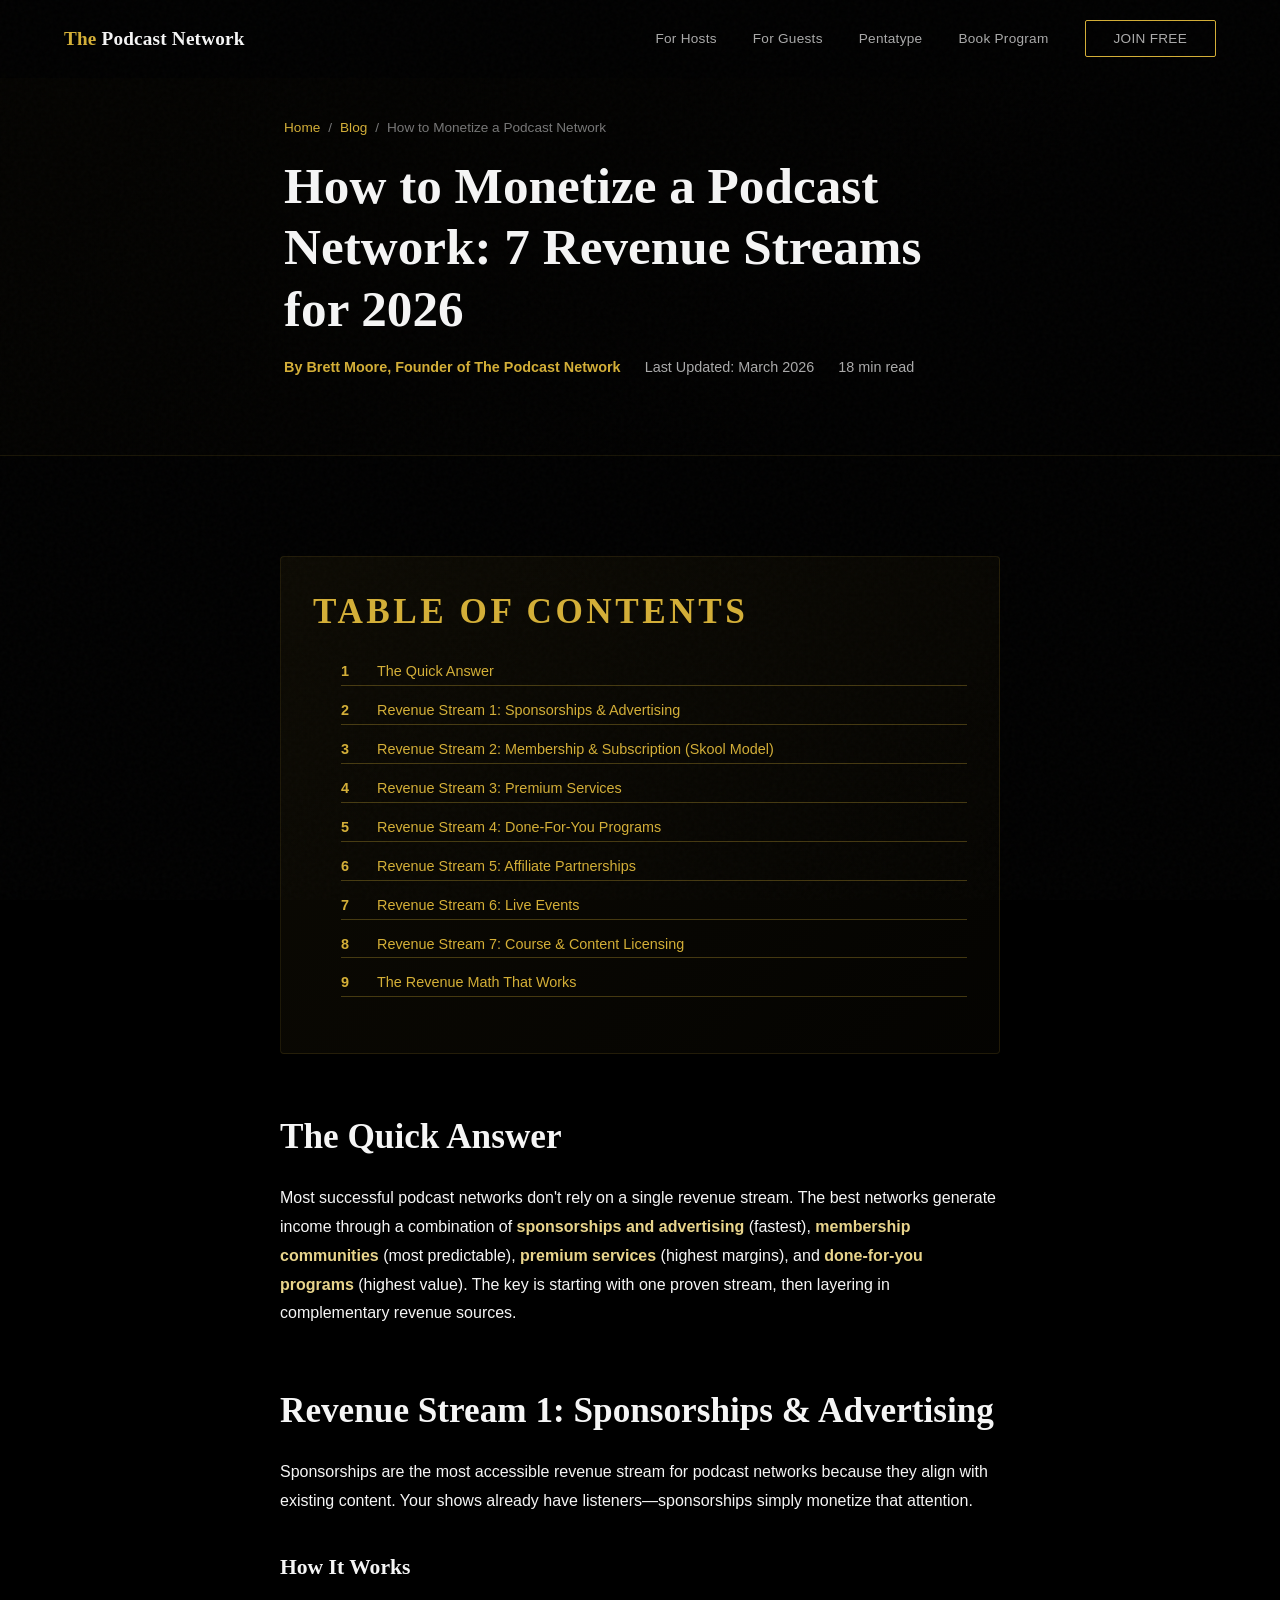
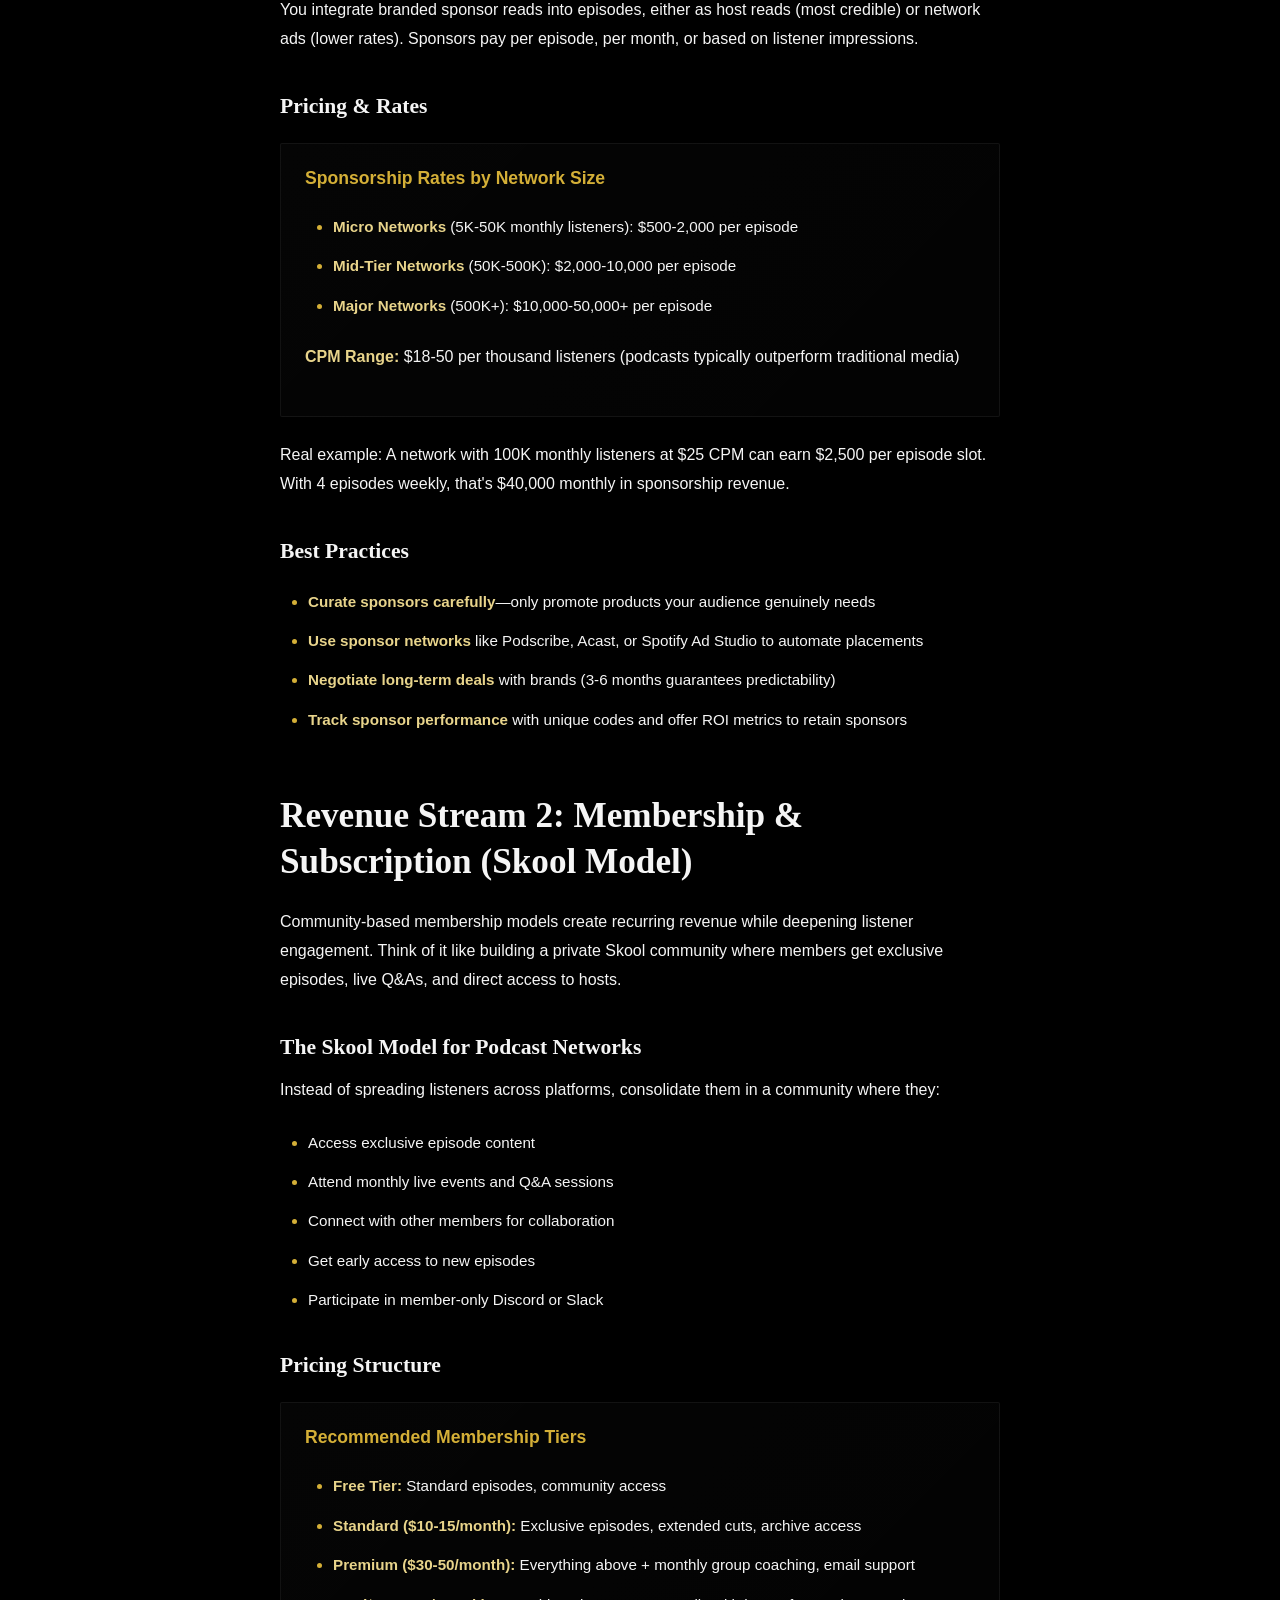
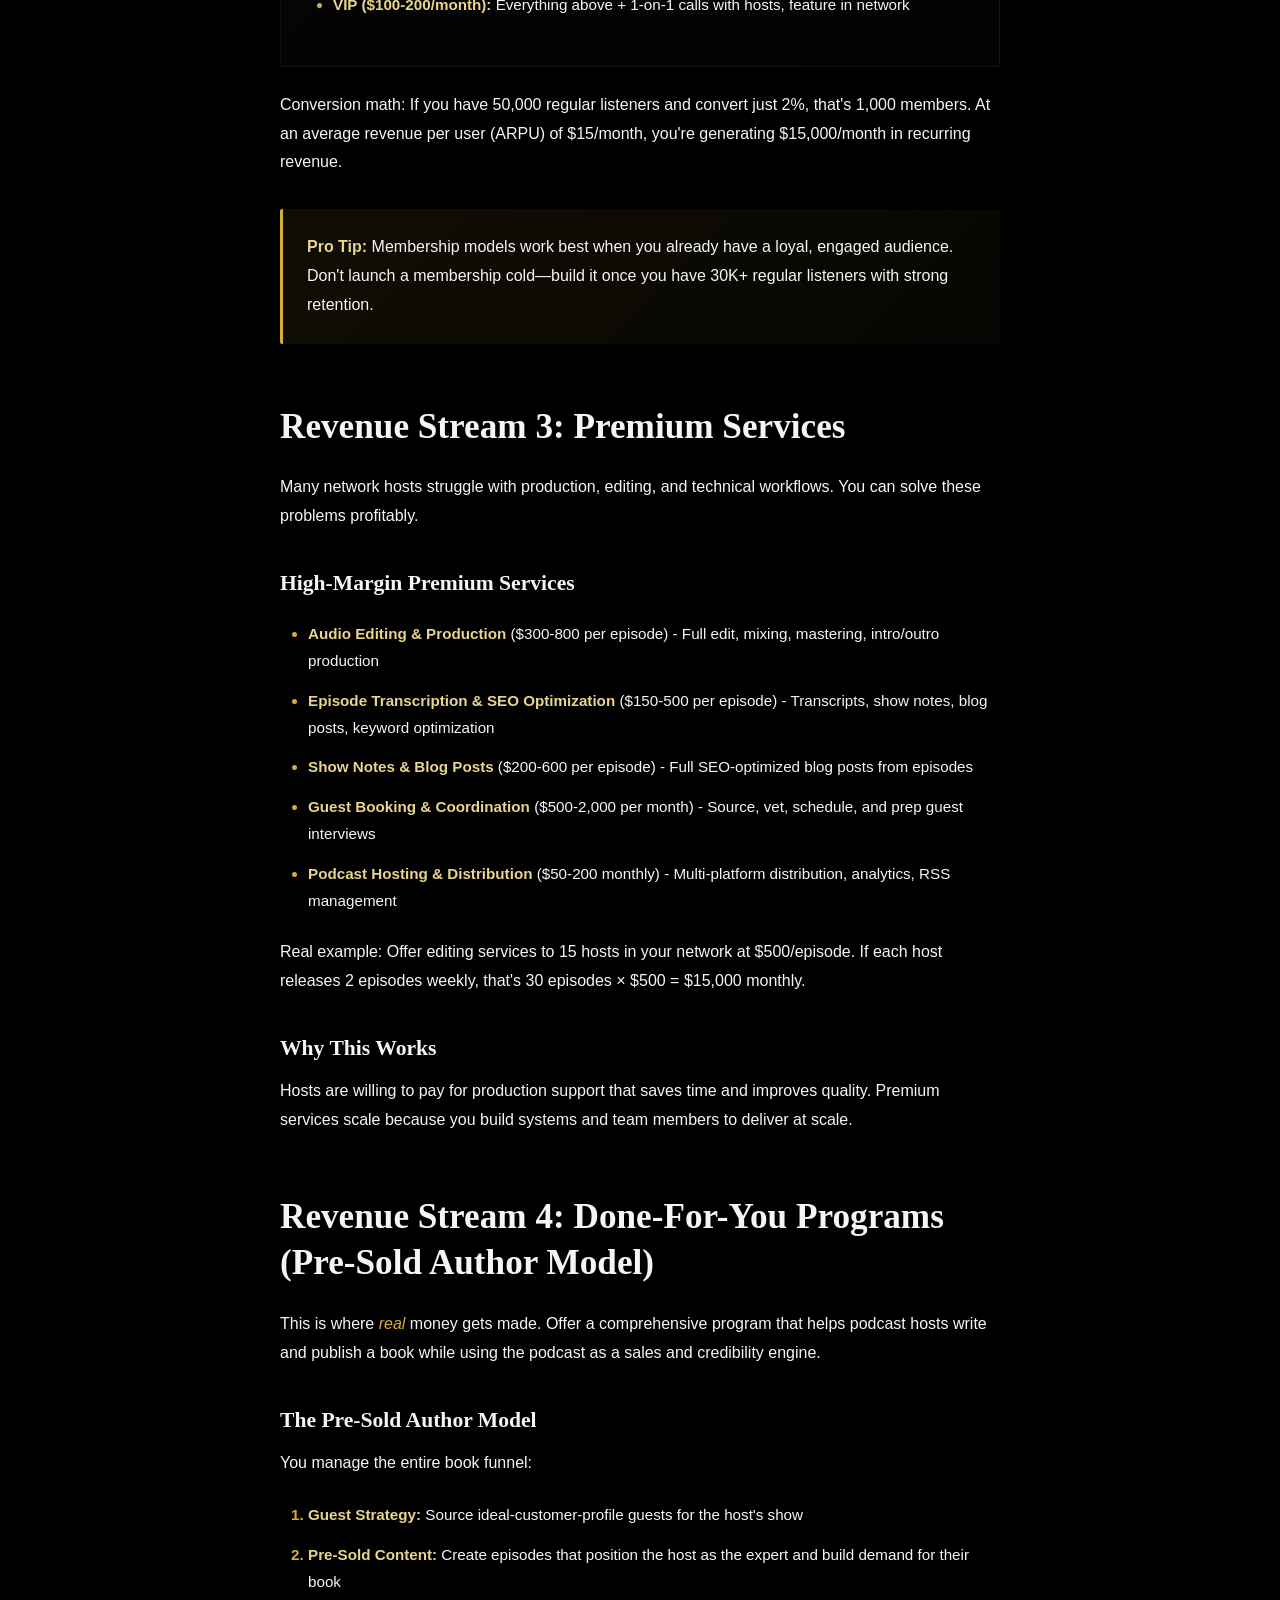
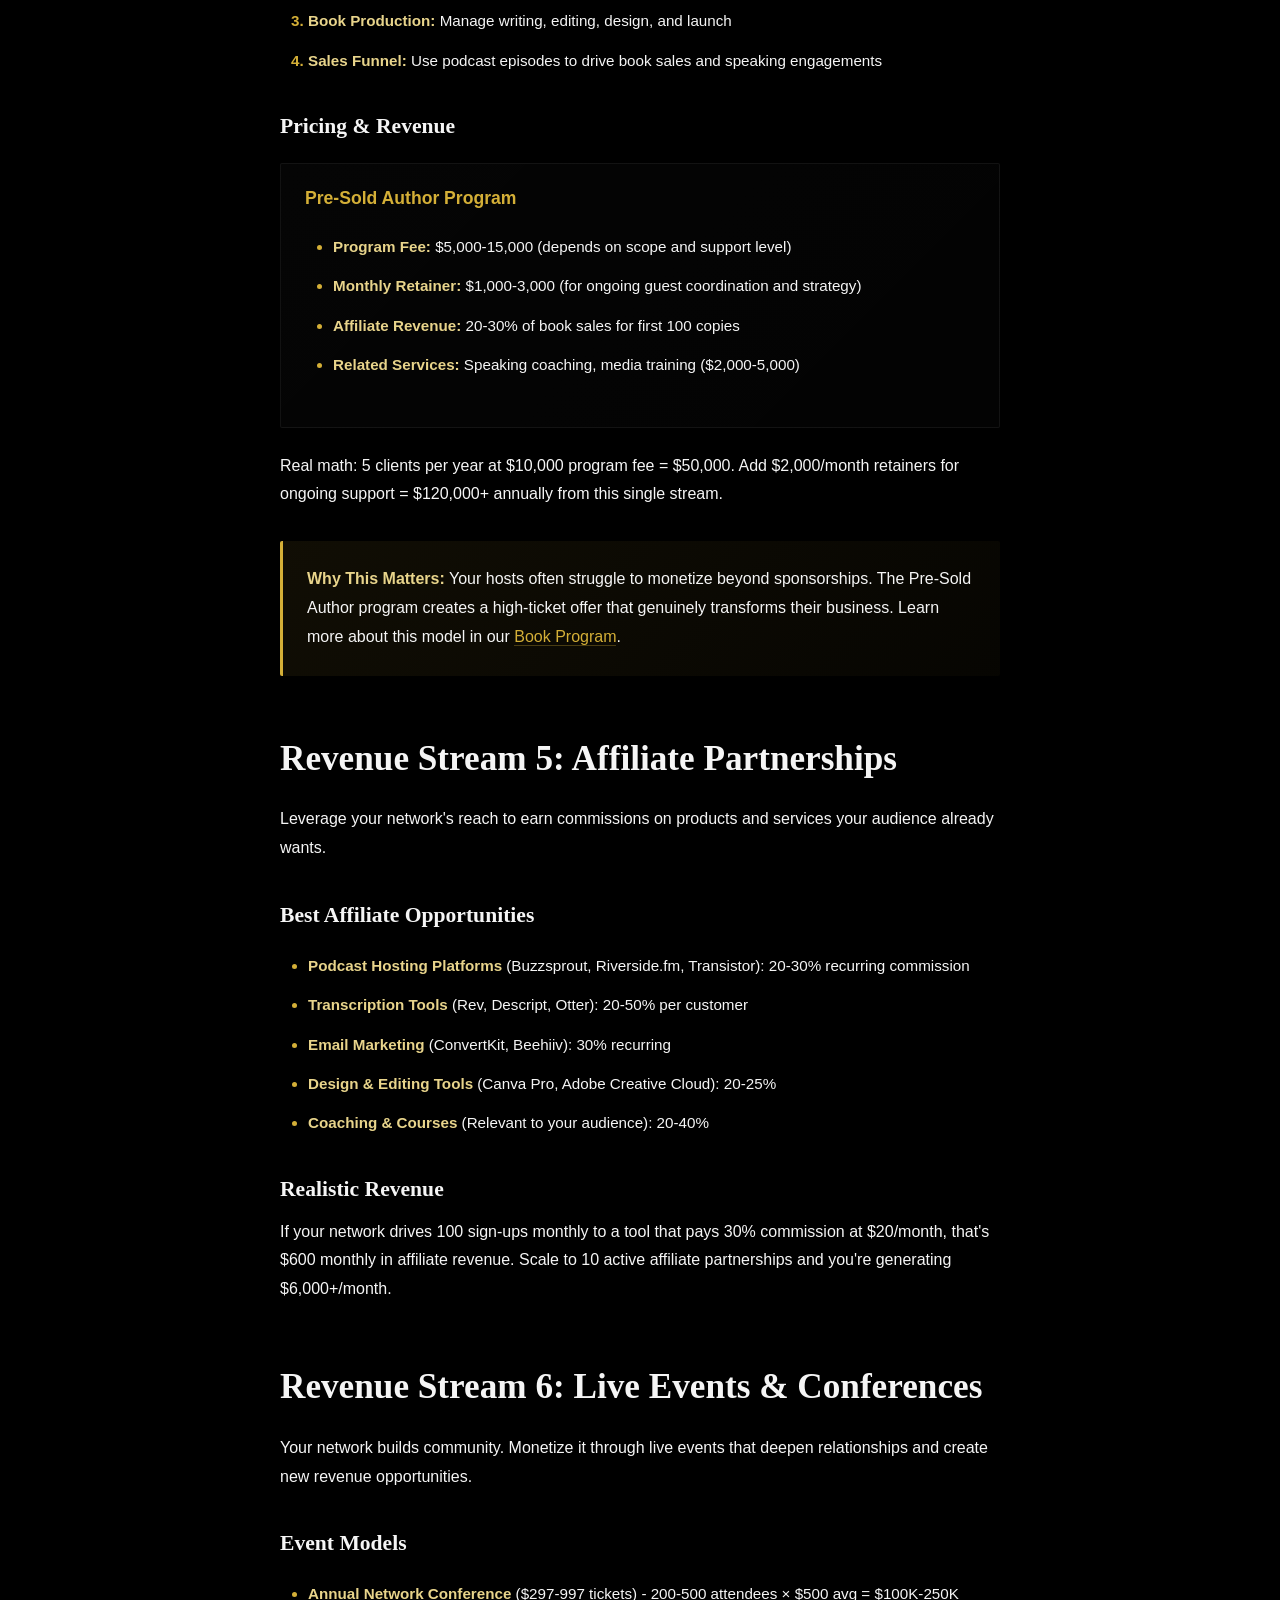
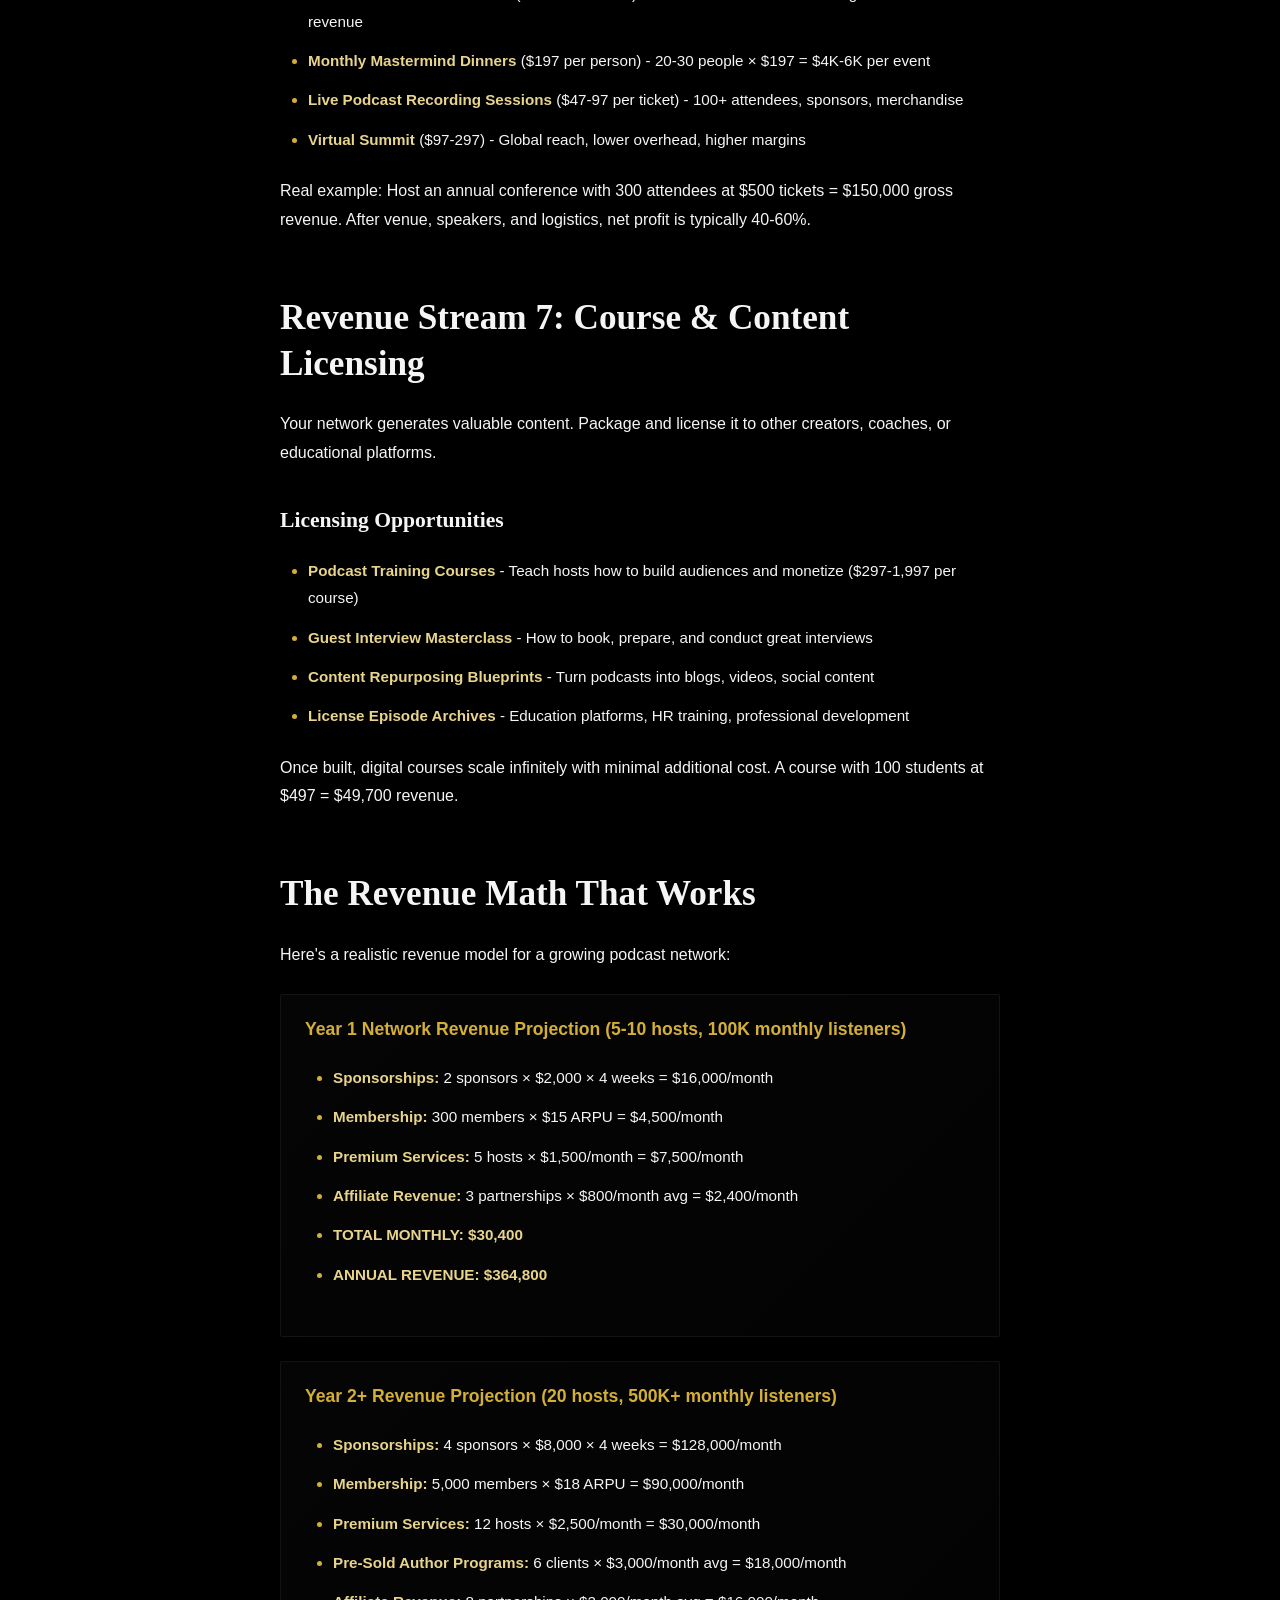
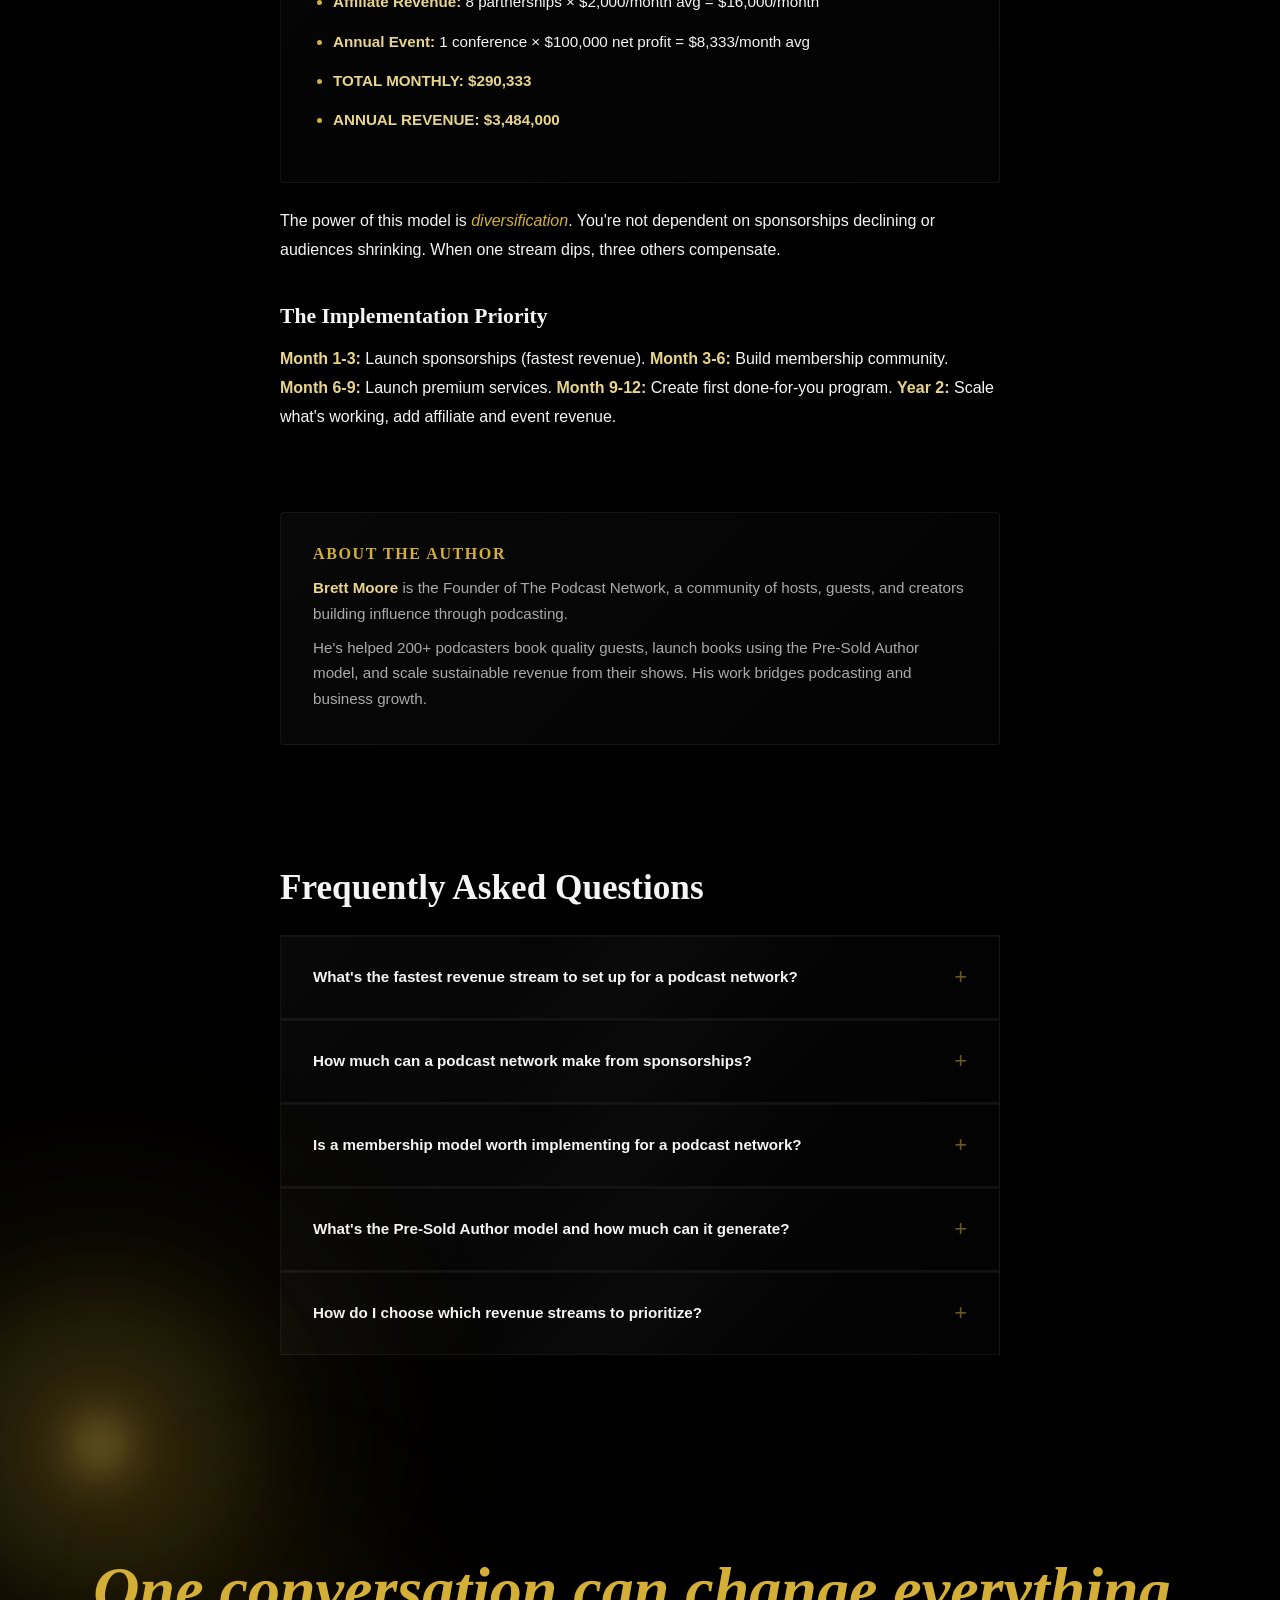
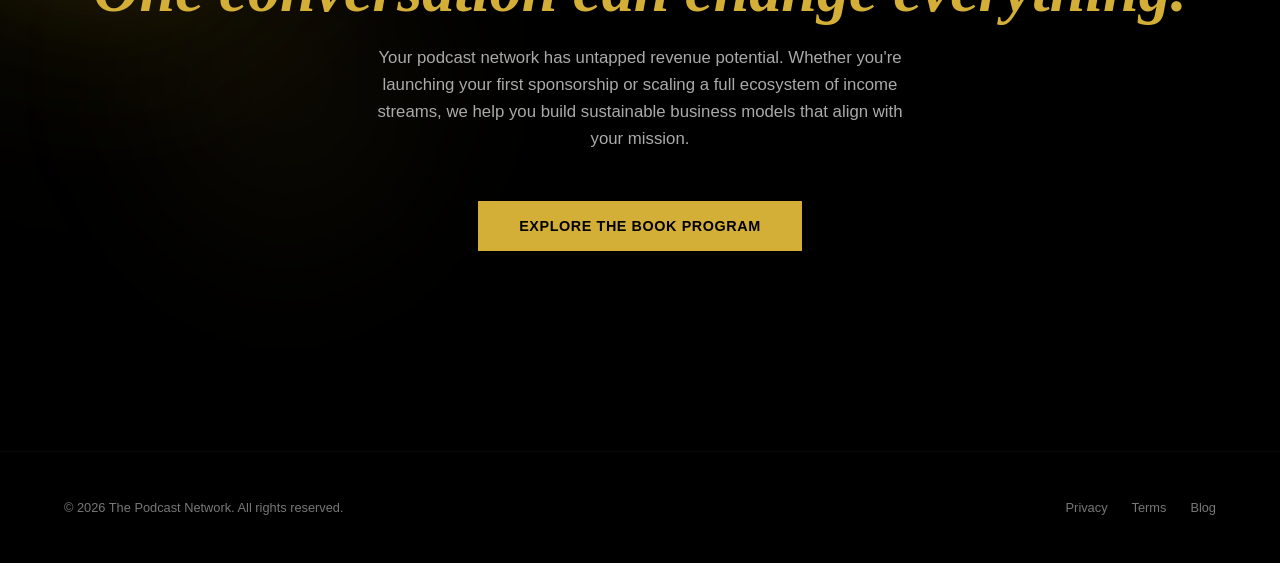
<file: how-to-monetize-podcast-network.html>
<!DOCTYPE html>
<html lang="en">
<head>
    <meta charset="UTF-8">
    <meta name="viewport" content="width=device-width, initial-scale=1.0">
    <meta name="description" content="Learn 7 proven revenue streams to monetize a podcast network: sponsorships, memberships, premium services, done-for-you programs, affiliates, events, and licensing. Real pricing strategies included.">
    <meta name="keywords" content="monetize podcast network, podcast network revenue, podcast monetization strategies, podcast network income, how to make money from podcast">
    <meta name="author" content="Brett Moore, Founder of The Podcast Network">
    <meta property="og:title" content="How to Monetize a Podcast Network: 7 Revenue Streams for 2026">
    <meta property="og:description" content="Complete guide to monetizing a podcast network with real revenue models, pricing strategies, and case studies from successful networks.">
    <meta property="og:type" content="article">
    <meta property="article:published_time" content="2026-03-20T00:00:00Z">
    <meta property="article:modified_time" content="2026-03-20T00:00:00Z">
    <meta property="article:author" content="Brett Moore">
    <meta name="twitter:card" content="summary_large_image">
    <meta name="twitter:title" content="How to Monetize a Podcast Network: 7 Revenue Streams">
    <meta name="twitter:description" content="Discover proven strategies to generate revenue from a podcast network including sponsorships, memberships, premium services, and more.">

    <!-- Canonical URL -->
    <link rel="canonical" href="https://podcastnetwork.org/blog/how-to-monetize-podcast-network.html">

    <!-- Stylesheet -->
    <link rel="stylesheet" href="../styles.css">

    <!-- Article-specific styles -->
    <style>
        /* Blog article layout */
        .article-header {
            padding: 120px 0 60px;
            background: linear-gradient(135deg, rgba(212, 175, 55, 0.02) 0%, rgba(212, 175, 55, 0) 100%);
            border-bottom: 1px solid rgba(212, 175, 55, 0.1);
        }

        .article-header h1 {
            font-family: var(--font-display);
            font-size: clamp(2rem, 5vw, 3.2rem);
            font-weight: 700;
            line-height: 1.2;
            margin-bottom: 20px;
            color: var(--text);
        }

        .article-meta {
            display: flex;
            align-items: center;
            gap: 24px;
            flex-wrap: wrap;
            color: var(--text2);
            font-size: 0.9rem;
            margin-bottom: 20px;
        }

        .article-meta span {
            display: flex;
            align-items: center;
            gap: 6px;
        }

        .article-meta .author {
            color: var(--gold);
            font-weight: 600;
        }

        .breadcrumb {
            color: var(--text3);
            font-size: 0.85rem;
            margin-bottom: 20px;
            display: flex;
            gap: 8px;
            flex-wrap: wrap;
        }

        .breadcrumb a {
            color: var(--gold);
            text-decoration: none;
            transition: color 0.3s;
        }

        .breadcrumb a:hover {
            color: var(--gold-light);
        }

        .breadcrumb span {
            color: var(--text3);
        }

        /* Article body */
        .article-body {
            padding: 60px 0;
        }

        .article-content {
            max-width: 720px;
            margin: 0 auto;
        }

        /* Table of Contents */
        .toc {
            background: linear-gradient(135deg, rgba(212, 175, 55, 0.06), rgba(212, 175, 55, 0.02));
            border: 1px solid rgba(212, 175, 55, 0.12);
            border-radius: 4px;
            padding: 32px;
            margin: 40px 0 60px;
            backdrop-filter: blur(20px);
        }

        .toc h2 {
            font-size: 0.95rem;
            text-transform: uppercase;
            letter-spacing: 0.1em;
            color: var(--gold);
            margin-bottom: 20px;
            font-weight: 600;
        }

        .toc ol {
            list-style: none;
            counter-reset: toc-counter;
            margin: 0;
            padding: 0;
        }

        .toc li {
            counter-increment: toc-counter;
            margin-bottom: 12px;
        }

        .toc a {
            color: var(--text2);
            text-decoration: none;
            font-size: 0.9rem;
            display: flex;
            gap: 12px;
            transition: color 0.3s;
        }

        .toc a::before {
            content: counter(toc-counter);
            color: var(--gold);
            font-weight: 600;
            min-width: 24px;
        }

        .toc a:hover {
            color: var(--text);
        }

        /* Article sections */
        .article-content h2 {
            font-family: var(--font-display);
            font-size: clamp(1.6rem, 3vw, 2.2rem);
            font-weight: 700;
            margin-top: 60px;
            margin-bottom: 24px;
            line-height: 1.3;
            scroll-margin-top: 100px;
        }

        .article-content h2:first-child {
            margin-top: 0;
        }

        .article-content h3 {
            font-family: var(--font-display);
            font-size: 1.35rem;
            font-weight: 600;
            margin-top: 40px;
            margin-bottom: 16px;
            color: var(--text);
            scroll-margin-top: 100px;
        }

        .article-content p {
            font-size: 1rem;
            line-height: 1.8;
            color: var(--text);
            margin-bottom: 20px;
        }

        .article-content em {
            color: var(--gold);
            font-style: italic;
        }

        .article-content strong {
            color: var(--gold-light);
            font-weight: 600;
        }

        .article-content ul,
        .article-content ol {
            margin: 24px 0;
            padding-left: 28px;
            color: var(--text);
            font-size: 0.95rem;
            line-height: 1.8;
        }

        .article-content li {
            margin-bottom: 12px;
        }

        .article-content ul li::marker {
            color: var(--gold);
            font-weight: 600;
        }

        .article-content ol li::marker {
            color: var(--gold);
            font-weight: 600;
        }

        /* Callout boxes */
        .callout {
            background: linear-gradient(135deg, rgba(212, 175, 55, 0.08), rgba(212, 175, 55, 0.03));
            border-left: 3px solid var(--gold);
            padding: 24px;
            margin: 32px 0;
            border-radius: 2px;
            backdrop-filter: blur(16px);
        }

        .callout p {
            margin-bottom: 0;
        }

        .callout strong {
            color: var(--gold-light);
        }

        /* Author bio */
        .author-bio {
            background: linear-gradient(135deg, rgba(255, 255, 255, 0.03), rgba(255, 255, 255, 0.01));
            border: 1px solid rgba(255, 255, 255, 0.06);
            padding: 32px;
            margin: 80px 0 60px;
            border-radius: 4px;
            backdrop-filter: blur(16px);
        }

        .author-bio h3 {
            font-size: 1rem;
            margin-top: 0;
            margin-bottom: 12px;
            color: var(--gold);
            text-transform: uppercase;
            letter-spacing: 0.1em;
        }

        .author-bio p {
            font-size: 0.95rem;
            color: var(--text2);
            line-height: 1.7;
            margin-bottom: 8px;
        }

        .author-bio p:last-child {
            margin-bottom: 0;
        }

        /* FAQ Section */
        .faq-section {
            padding: 60px 0;
            max-width: 720px;
            margin: 0 auto;
        }

        .faq-section h2 {
            margin-top: 0;
        }

        /* Internal links */
        .article-content a {
            color: var(--gold);
            text-decoration: none;
            border-bottom: 1px solid rgba(212, 175, 55, 0.3);
            transition: all 0.3s;
        }

        .article-content a:hover {
            color: var(--gold-light);
            border-bottom-color: rgba(212, 175, 55, 0.6);
        }

        /* Revenue stream cards */
        .revenue-stream {
            background: linear-gradient(135deg, rgba(255, 255, 255, 0.02), rgba(255, 255, 255, 0.01));
            border: 1px solid rgba(255, 255, 255, 0.06);
            padding: 24px;
            margin: 24px 0;
            border-radius: 2px;
        }

        .revenue-stream h4 {
            color: var(--gold);
            margin-top: 0;
            margin-bottom: 12px;
            font-size: 1.1rem;
        }

        @media (max-width: 768px) {
            .article-header {
                padding: 80px 0 40px;
            }

            .article-header h1 {
                margin-bottom: 16px;
            }

            .article-meta {
                gap: 16px;
                font-size: 0.85rem;
            }

            .toc {
                padding: 24px;
                margin: 32px 0 48px;
            }

            .article-body {
                padding: 40px 0;
            }
        }
    </style>

    <!-- Schema markup -->
    <script type="application/ld+json">
    {
        "@context": "https://schema.org",
        "@type": "BlogPosting",
        "headline": "How to Monetize a Podcast Network: 7 Revenue Streams for 2026",
        "description": "Complete guide to monetizing a podcast network with 7 proven revenue streams: sponsorships, memberships, premium services, done-for-you programs, affiliate partnerships, live events, and content licensing.",
        "image": "https://podcastnetwork.org/og-image.jpg",
        "datePublished": "2026-03-20T00:00:00Z",
        "dateModified": "2026-03-20T00:00:00Z",
        "author": {
            "@type": "Person",
            "name": "Brett Moore",
            "url": "https://podcastnetwork.org"
        },
        "publisher": {
            "@type": "Organization",
            "name": "The Podcast Network",
            "url": "https://podcastnetwork.org",
            "logo": {
                "@type": "ImageObject",
                "url": "https://podcastnetwork.org/logo.png"
            }
        },
        "mainEntityOfPage": {
            "@type": "WebPage",
            "@id": "https://podcastnetwork.org/blog/how-to-monetize-podcast-network.html"
        }
    }
    </script>

    <script type="application/ld+json">
    {
        "@context": "https://schema.org",
        "@type": "FAQPage",
        "mainEntity": [
            {
                "@type": "Question",
                "name": "What's the fastest revenue stream to set up for a podcast network?",
                "acceptedAnswer": {
                    "@type": "Answer",
                    "text": "Sponsorship and advertising is the fastest revenue stream to implement. You can integrate sponsorship opportunities into your existing content within weeks, especially if you already have listeners. Work with podcast sponsorship networks like Podscribe or directly with brands in your niche."
                }
            },
            {
                "@type": "Question",
                "name": "How much can a podcast network make from sponsorships?",
                "acceptedAnswer": {
                    "@type": "Answer",
                    "text": "Sponsorship rates depend on audience size and engagement. Micro-networks (5,000-50,000 monthly listeners) typically earn $500-2,000 per sponsorship. Mid-tier networks (50,000-500,000) earn $2,000-10,000+. Top networks can command $10,000-50,000+ per episode. CPM (cost per mille) ranges from $18-50 for podcasts."
                }
            },
            {
                "@type": "Question",
                "name": "Is a membership model worth implementing for a podcast network?",
                "acceptedAnswer": {
                    "@type": "Answer",
                    "text": "Yes. Membership models (similar to Skool communities) create predictable recurring revenue and deeper host engagement. If you can convert just 5% of your audience to a $10-20/month membership, you've created a sustainable revenue stream independent of sponsorships."
                }
            },
            {
                "@type": "Question",
                "name": "What's the Pre-Sold Author model mentioned in the done-for-you programs?",
                "acceptedAnswer": {
                    "@type": "Answer",
                    "text": "The Pre-Sold Author model helps podcast hosts write and publish books without the financial risk. You manage the entire process: guest sourcing, episodes, book production, and launch. Authors pay $5K-15K, and you earn through program fees, affiliate partnerships, and publishing services."
                }
            },
            {
                "@type": "Question",
                "name": "How do I choose which revenue streams to focus on?",
                "acceptedAnswer": {
                    "@type": "Answer",
                    "text": "Start with what aligns with your audience and existing operations. Sponsorships work best with established audiences. Memberships work best with engaged communities. Done-for-you programs work best if you have expertise and systems. Premium services (editing, transcription) work if you have production capacity. Diversify over time."
                }
            }
        ]
    }
    </script>

    <script type="application/ld+json">
    {
        "@context": "https://schema.org",
        "@type": "BreadcrumbList",
        "itemListElement": [
            {
                "@type": "ListItem",
                "position": 1,
                "name": "Home",
                "item": "https://podcastnetwork.org"
            },
            {
                "@type": "ListItem",
                "position": 2,
                "name": "Blog",
                "item": "https://podcastnetwork.org/blog"
            },
            {
                "@type": "ListItem",
                "position": 3,
                "name": "How to Monetize a Podcast Network",
                "item": "https://podcastnetwork.org/blog/how-to-monetize-podcast-network.html"
            }
        ]
    }
    </script>

    <title>How to Monetize a Podcast Network: 7 Revenue Streams for 2026</title>
</head>
<body>
    <a href="#main" class="skip-link">Skip to main content</a>

    <!-- Navigation -->
    <header>
        <nav>
            <div class="container">
                <a href="/" class="nav-logo"><span>The</span> Podcast Network</a>
                <div class="nav-links">
                    <a href="/for-hosts.html">For Hosts</a>
                    <a href="/for-guests.html">For Guests</a>
                    <a href="/#pentatype">Pentatype</a>
                    <a href="/pre-sold-author.html">Book Program</a>
                    <a href="https://www.skool.com/thepodcastnetwork/about" target="_blank" rel="noopener" class="nav-cta">Join Free</a>
                </div>
                <button class="mobile-menu-toggle" aria-label="Menu">
                    <svg viewBox="0 0 24 24" fill="none" stroke="currentColor" stroke-width="2"><line x1="3" y1="6" x2="21" y2="6"/><line x1="3" y1="12" x2="21" y2="12"/><line x1="3" y1="18" x2="21" y2="18"/></svg>
                </button>
            </div>
        </nav>
    </header>

    <!-- Article Header -->
    <section class="article-header">
        <div class="container-narrow">
            <div class="breadcrumb">
                <a href="/">Home</a>
                <span>/</span>
                <a href="/blog">Blog</a>
                <span>/</span>
                <span>How to Monetize a Podcast Network</span>
            </div>
            <h1>How to Monetize a Podcast Network: 7 Revenue Streams for 2026</h1>
            <div class="article-meta">
                <span class="author">By Brett Moore, Founder of The Podcast Network</span>
                <span>Last Updated: March 2026</span>
                <span>18 min read</span>
            </div>
        </div>
    </section>

    <!-- Article Body -->
    <main id="main" class="article-body">
        <div class="article-content">
            <!-- Table of Contents -->
            <div class="toc">
                <h2>Table of Contents</h2>
                <ol>
                    <li><a href="#answer">The Quick Answer</a></li>
                    <li><a href="#sponsorships">Revenue Stream 1: Sponsorships & Advertising</a></li>
                    <li><a href="#membership">Revenue Stream 2: Membership & Subscription (Skool Model)</a></li>
                    <li><a href="#premium">Revenue Stream 3: Premium Services</a></li>
                    <li><a href="#doneforyou">Revenue Stream 4: Done-For-You Programs</a></li>
                    <li><a href="#affiliate">Revenue Stream 5: Affiliate Partnerships</a></li>
                    <li><a href="#events">Revenue Stream 6: Live Events</a></li>
                    <li><a href="#licensing">Revenue Stream 7: Course & Content Licensing</a></li>
                    <li><a href="#math">The Revenue Math That Works</a></li>
                </ol>
            </div>

            <h2 id="answer">The Quick Answer</h2>
            <p>Most successful podcast networks don't rely on a single revenue stream. The best networks generate income through a combination of <strong>sponsorships and advertising</strong> (fastest), <strong>membership communities</strong> (most predictable), <strong>premium services</strong> (highest margins), and <strong>done-for-you programs</strong> (highest value). The key is starting with one proven stream, then layering in complementary revenue sources.</p>

            <h2 id="sponsorships">Revenue Stream 1: Sponsorships & Advertising</h2>
            <p>Sponsorships are the most accessible revenue stream for podcast networks because they align with existing content. Your shows already have listeners—sponsorships simply monetize that attention.</p>

            <h3>How It Works</h3>
            <p>You integrate branded sponsor reads into episodes, either as host reads (most credible) or network ads (lower rates). Sponsors pay per episode, per month, or based on listener impressions.</p>

            <h3>Pricing & Rates</h3>
            <div class="revenue-stream">
                <h4>Sponsorship Rates by Network Size</h4>
                <ul>
                    <li><strong>Micro Networks</strong> (5K-50K monthly listeners): $500-2,000 per episode</li>
                    <li><strong>Mid-Tier Networks</strong> (50K-500K): $2,000-10,000 per episode</li>
                    <li><strong>Major Networks</strong> (500K+): $10,000-50,000+ per episode</li>
                </ul>
                <p><strong>CPM Range:</strong> $18-50 per thousand listeners (podcasts typically outperform traditional media)</p>
            </div>

            <p>Real example: A network with 100K monthly listeners at $25 CPM can earn $2,500 per episode slot. With 4 episodes weekly, that's $40,000 monthly in sponsorship revenue.</p>

            <h3>Best Practices</h3>
            <ul>
                <li><strong>Curate sponsors carefully</strong>—only promote products your audience genuinely needs</li>
                <li><strong>Use sponsor networks</strong> like Podscribe, Acast, or Spotify Ad Studio to automate placements</li>
                <li><strong>Negotiate long-term deals</strong> with brands (3-6 months guarantees predictability)</li>
                <li><strong>Track sponsor performance</strong> with unique codes and offer ROI metrics to retain sponsors</li>
            </ul>

            <h2 id="membership">Revenue Stream 2: Membership & Subscription (Skool Model)</h2>
            <p>Community-based membership models create recurring revenue while deepening listener engagement. Think of it like building a private Skool community where members get exclusive episodes, live Q&As, and direct access to hosts.</p>

            <h3>The Skool Model for Podcast Networks</h3>
            <p>Instead of spreading listeners across platforms, consolidate them in a community where they:</p>
            <ul>
                <li>Access exclusive episode content</li>
                <li>Attend monthly live events and Q&A sessions</li>
                <li>Connect with other members for collaboration</li>
                <li>Get early access to new episodes</li>
                <li>Participate in member-only Discord or Slack</li>
            </ul>

            <h3>Pricing Structure</h3>
            <div class="revenue-stream">
                <h4>Recommended Membership Tiers</h4>
                <ul>
                    <li><strong>Free Tier:</strong> Standard episodes, community access</li>
                    <li><strong>Standard ($10-15/month):</strong> Exclusive episodes, extended cuts, archive access</li>
                    <li><strong>Premium ($30-50/month):</strong> Everything above + monthly group coaching, email support</li>
                    <li><strong>VIP ($100-200/month):</strong> Everything above + 1-on-1 calls with hosts, feature in network</li>
                </ul>
            </div>

            <p>Conversion math: If you have 50,000 regular listeners and convert just 2%, that's 1,000 members. At an average revenue per user (ARPU) of $15/month, you're generating $15,000/month in recurring revenue.</p>

            <div class="callout">
                <p><strong>Pro Tip:</strong> Membership models work best when you already have a loyal, engaged audience. Don't launch a membership cold—build it once you have 30K+ regular listeners with strong retention.</p>
            </div>

            <h2 id="premium">Revenue Stream 3: Premium Services</h2>
            <p>Many network hosts struggle with production, editing, and technical workflows. You can solve these problems profitably.</p>

            <h3>High-Margin Premium Services</h3>
            <ul>
                <li><strong>Audio Editing & Production</strong> ($300-800 per episode) - Full edit, mixing, mastering, intro/outro production</li>
                <li><strong>Episode Transcription & SEO Optimization</strong> ($150-500 per episode) - Transcripts, show notes, blog posts, keyword optimization</li>
                <li><strong>Show Notes & Blog Posts</strong> ($200-600 per episode) - Full SEO-optimized blog posts from episodes</li>
                <li><strong>Guest Booking & Coordination</strong> ($500-2,000 per month) - Source, vet, schedule, and prep guest interviews</li>
                <li><strong>Podcast Hosting & Distribution</strong> ($50-200 monthly) - Multi-platform distribution, analytics, RSS management</li>
            </ul>

            <p>Real example: Offer editing services to 15 hosts in your network at $500/episode. If each host releases 2 episodes weekly, that's 30 episodes × $500 = $15,000 monthly.</p>

            <h3>Why This Works</h3>
            <p>Hosts are willing to pay for production support that saves time and improves quality. Premium services scale because you build systems and team members to deliver at scale.</p>

            <h2 id="doneforyou">Revenue Stream 4: Done-For-You Programs (Pre-Sold Author Model)</h2>
            <p>This is where <em>real</em> money gets made. Offer a comprehensive program that helps podcast hosts write and publish a book while using the podcast as a sales and credibility engine.</p>

            <h3>The Pre-Sold Author Model</h3>
            <p>You manage the entire book funnel:</p>
            <ol>
                <li><strong>Guest Strategy:</strong> Source ideal-customer-profile guests for the host's show</li>
                <li><strong>Pre-Sold Content:</strong> Create episodes that position the host as the expert and build demand for their book</li>
                <li><strong>Book Production:</strong> Manage writing, editing, design, and launch</li>
                <li><strong>Sales Funnel:</strong> Use podcast episodes to drive book sales and speaking engagements</li>
            </ol>

            <h3>Pricing & Revenue</h3>
            <div class="revenue-stream">
                <h4>Pre-Sold Author Program</h4>
                <ul>
                    <li><strong>Program Fee:</strong> $5,000-15,000 (depends on scope and support level)</li>
                    <li><strong>Monthly Retainer:</strong> $1,000-3,000 (for ongoing guest coordination and strategy)</li>
                    <li><strong>Affiliate Revenue:</strong> 20-30% of book sales for first 100 copies</li>
                    <li><strong>Related Services:</strong> Speaking coaching, media training ($2,000-5,000)</li>
                </ul>
            </div>

            <p>Real math: 5 clients per year at $10,000 program fee = $50,000. Add $2,000/month retainers for ongoing support = $120,000+ annually from this single stream.</p>

            <div class="callout">
                <p><strong>Why This Matters:</strong> Your hosts often struggle to monetize beyond sponsorships. The Pre-Sold Author program creates a high-ticket offer that genuinely transforms their business. Learn more about this model in our <a href="/pre-sold-author.html">Book Program</a>.</p>
            </div>

            <h2 id="affiliate">Revenue Stream 5: Affiliate Partnerships</h2>
            <p>Leverage your network's reach to earn commissions on products and services your audience already wants.</p>

            <h3>Best Affiliate Opportunities</h3>
            <ul>
                <li><strong>Podcast Hosting Platforms</strong> (Buzzsprout, Riverside.fm, Transistor): 20-30% recurring commission</li>
                <li><strong>Transcription Tools</strong> (Rev, Descript, Otter): 20-50% per customer</li>
                <li><strong>Email Marketing</strong> (ConvertKit, Beehiiv): 30% recurring</li>
                <li><strong>Design & Editing Tools</strong> (Canva Pro, Adobe Creative Cloud): 20-25%</li>
                <li><strong>Coaching & Courses</strong> (Relevant to your audience): 20-40%</li>
            </ul>

            <h3>Realistic Revenue</h3>
            <p>If your network drives 100 sign-ups monthly to a tool that pays 30% commission at $20/month, that's $600 monthly in affiliate revenue. Scale to 10 active affiliate partnerships and you're generating $6,000+/month.</p>

            <h2 id="events">Revenue Stream 6: Live Events & Conferences</h2>
            <p>Your network builds community. Monetize it through live events that deepen relationships and create new revenue opportunities.</p>

            <h3>Event Models</h3>
            <ul>
                <li><strong>Annual Network Conference</strong> ($297-997 tickets) - 200-500 attendees × $500 avg = $100K-250K revenue</li>
                <li><strong>Monthly Mastermind Dinners</strong> ($197 per person) - 20-30 people × $197 = $4K-6K per event</li>
                <li><strong>Live Podcast Recording Sessions</strong> ($47-97 per ticket) - 100+ attendees, sponsors, merchandise</li>
                <li><strong>Virtual Summit</strong> ($97-297) - Global reach, lower overhead, higher margins</li>
            </ul>

            <p>Real example: Host an annual conference with 300 attendees at $500 tickets = $150,000 gross revenue. After venue, speakers, and logistics, net profit is typically 40-60%.</p>

            <h2 id="licensing">Revenue Stream 7: Course & Content Licensing</h2>
            <p>Your network generates valuable content. Package and license it to other creators, coaches, or educational platforms.</p>

            <h3>Licensing Opportunities</h3>
            <ul>
                <li><strong>Podcast Training Courses</strong> - Teach hosts how to build audiences and monetize ($297-1,997 per course)</li>
                <li><strong>Guest Interview Masterclass</strong> - How to book, prepare, and conduct great interviews</li>
                <li><strong>Content Repurposing Blueprints</strong> - Turn podcasts into blogs, videos, social content</li>
                <li><strong>License Episode Archives</strong> - Education platforms, HR training, professional development</li>
            </ul>

            <p>Once built, digital courses scale infinitely with minimal additional cost. A course with 100 students at $497 = $49,700 revenue.</p>

            <h2 id="math">The Revenue Math That Works</h2>
            <p>Here's a realistic revenue model for a growing podcast network:</p>

            <div class="revenue-stream">
                <h4>Year 1 Network Revenue Projection (5-10 hosts, 100K monthly listeners)</h4>
                <ul>
                    <li><strong>Sponsorships:</strong> 2 sponsors × $2,000 × 4 weeks = $16,000/month</li>
                    <li><strong>Membership:</strong> 300 members × $15 ARPU = $4,500/month</li>
                    <li><strong>Premium Services:</strong> 5 hosts × $1,500/month = $7,500/month</li>
                    <li><strong>Affiliate Revenue:</strong> 3 partnerships × $800/month avg = $2,400/month</li>
                    <li><strong>TOTAL MONTHLY: $30,400</strong></li>
                    <li><strong>ANNUAL REVENUE: $364,800</strong></li>
                </ul>
            </div>

            <div class="revenue-stream">
                <h4>Year 2+ Revenue Projection (20 hosts, 500K+ monthly listeners)</h4>
                <ul>
                    <li><strong>Sponsorships:</strong> 4 sponsors × $8,000 × 4 weeks = $128,000/month</li>
                    <li><strong>Membership:</strong> 5,000 members × $18 ARPU = $90,000/month</li>
                    <li><strong>Premium Services:</strong> 12 hosts × $2,500/month = $30,000/month</li>
                    <li><strong>Pre-Sold Author Programs:</strong> 6 clients × $3,000/month avg = $18,000/month</li>
                    <li><strong>Affiliate Revenue:</strong> 8 partnerships × $2,000/month avg = $16,000/month</li>
                    <li><strong>Annual Event:</strong> 1 conference × $100,000 net profit = $8,333/month avg</li>
                    <li><strong>TOTAL MONTHLY: $290,333</strong></li>
                    <li><strong>ANNUAL REVENUE: $3,484,000</strong></li>
                </ul>
            </div>

            <p>The power of this model is <em>diversification</em>. You're not dependent on sponsorships declining or audiences shrinking. When one stream dips, three others compensate.</p>

            <h3>The Implementation Priority</h3>
            <p><strong>Month 1-3:</strong> Launch sponsorships (fastest revenue). <strong>Month 3-6:</strong> Build membership community. <strong>Month 6-9:</strong> Launch premium services. <strong>Month 9-12:</strong> Create first done-for-you program. <strong>Year 2:</strong> Scale what's working, add affiliate and event revenue.</p>

            <!-- Author Bio -->
            <div class="author-bio">
                <h3>About the Author</h3>
                <p><strong>Brett Moore</strong> is the Founder of The Podcast Network, a community of hosts, guests, and creators building influence through podcasting.</p>
                <p>He's helped 200+ podcasters book quality guests, launch books using the Pre-Sold Author model, and scale sustainable revenue from their shows. His work bridges podcasting and business growth.</p>
            </div>

            <!-- FAQ Section -->
            <div class="faq-section">
                <h2>Frequently Asked Questions</h2>

                <details class="faq-item">
                    <summary>What's the fastest revenue stream to set up for a podcast network?</summary>
                    <p>Sponsorship and advertising is the fastest to implement. You can integrate sponsorships within weeks if you already have listeners. Work with podcast sponsorship networks like Podscribe or directly with brands. Set rates based on CPM ($18-50) and your monthly listener count.</p>
                </details>

                <details class="faq-item">
                    <summary>How much can a podcast network make from sponsorships?</summary>
                    <p>Sponsorship rates depend on audience size. Micro-networks (5K-50K monthly listeners) earn $500-2,000 per episode. Mid-tier networks (50K-500K) earn $2,000-10,000+. Top networks command $10,000-50,000+ per episode. A network with 100K listeners at $25 CPM can earn $2,500 per episode slot.</p>
                </details>

                <details class="faq-item">
                    <summary>Is a membership model worth implementing for a podcast network?</summary>
                    <p>Yes. Membership models create predictable recurring revenue and stronger engagement. If you convert just 2% of a 50,000-listener audience to a $15/month membership, you generate $15,000/month. The key is building community value beyond just episode access.</p>
                </details>

                <details class="faq-item">
                    <summary>What's the Pre-Sold Author model and how much can it generate?</summary>
                    <p>The Pre-Sold Author model helps podcast hosts write and publish books while using their show as the sales engine. You charge a program fee ($5K-15K), monthly retainer ($1K-3K), and earn affiliate commissions on book sales. Five clients per year at $10K average = $50K+ in program revenue alone.</p>
                </details>

                <details class="faq-item">
                    <summary>How do I choose which revenue streams to prioritize?</summary>
                    <p>Start with what aligns with your audience and existing operations. Sponsorships work with established audiences. Memberships work with engaged communities. Done-for-you programs work if you have expertise and delivery systems. Premium services work if you have production capacity. Diversify across multiple streams within 12 months.</p>
                </details>
            </div>
        </div>

        <!-- Final CTA -->
        <section class="final-cta">
            <div class="cta-glow-wrap">
                <div class="sun-core"></div>
                <div class="sun-inner"></div>
                <div class="sun-outer"></div>
                <div class="sun-rays"></div>
                <div class="sun-warmth"></div>
            </div>
            <div class="container">
                <h2><em>One conversation can change everything.</em></h2>
                <p>Your podcast network has untapped revenue potential. Whether you're launching your first sponsorship or scaling a full ecosystem of income streams, we help you build sustainable business models that align with your mission.</p>
                <a href="/pre-sold-author.html" class="btn btn-gold">Explore the Book Program</a>
            </div>
        </section>
    </main>

    <!-- Footer -->
    <footer>
        <div class="container">
            <div class="footer-inner">
                <p>&copy; 2026 The Podcast Network. All rights reserved.</p>
                <div class="footer-links">
                    <a href="/privacy">Privacy</a>
                    <a href="/terms">Terms</a>
                    <a href="/blog">Blog</a>
                </div>
            </div>
        </div>
    </footer>

    <script>
        // Navigation scroll behavior
        const nav = document.querySelector('nav');
        window.addEventListener('scroll', () => {
            if (window.scrollY > 50) {
                nav.classList.add('scrolled');
            } else {
                nav.classList.remove('scrolled');
            }
        });

        // Mobile menu toggle
        const menuToggle = document.querySelector('.mobile-menu-toggle');
        const navLinks = document.querySelector('.nav-links');
        menuToggle?.addEventListener('click', () => {
            navLinks.classList.toggle('open');
        });

        // Close mobile menu on link click
        document.querySelectorAll('.nav-links a').forEach(link => {
            link.addEventListener('click', () => {
                navLinks.classList.remove('open');
            });
        });

        // Scroll reveal animation
        const observerOptions = {
            threshold: 0.1,
            rootMargin: '0px 0px -100px 0px'
        };

        const observer = new IntersectionObserver(entries => {
            entries.forEach(entry => {
                if (entry.isIntersecting) {
                    entry.target.classList.add('visible');
                }
            });
        }, observerOptions);

        document.querySelectorAll('.reveal').forEach(el => observer.observe(el));
    </script>
</body>
</html>
</file>
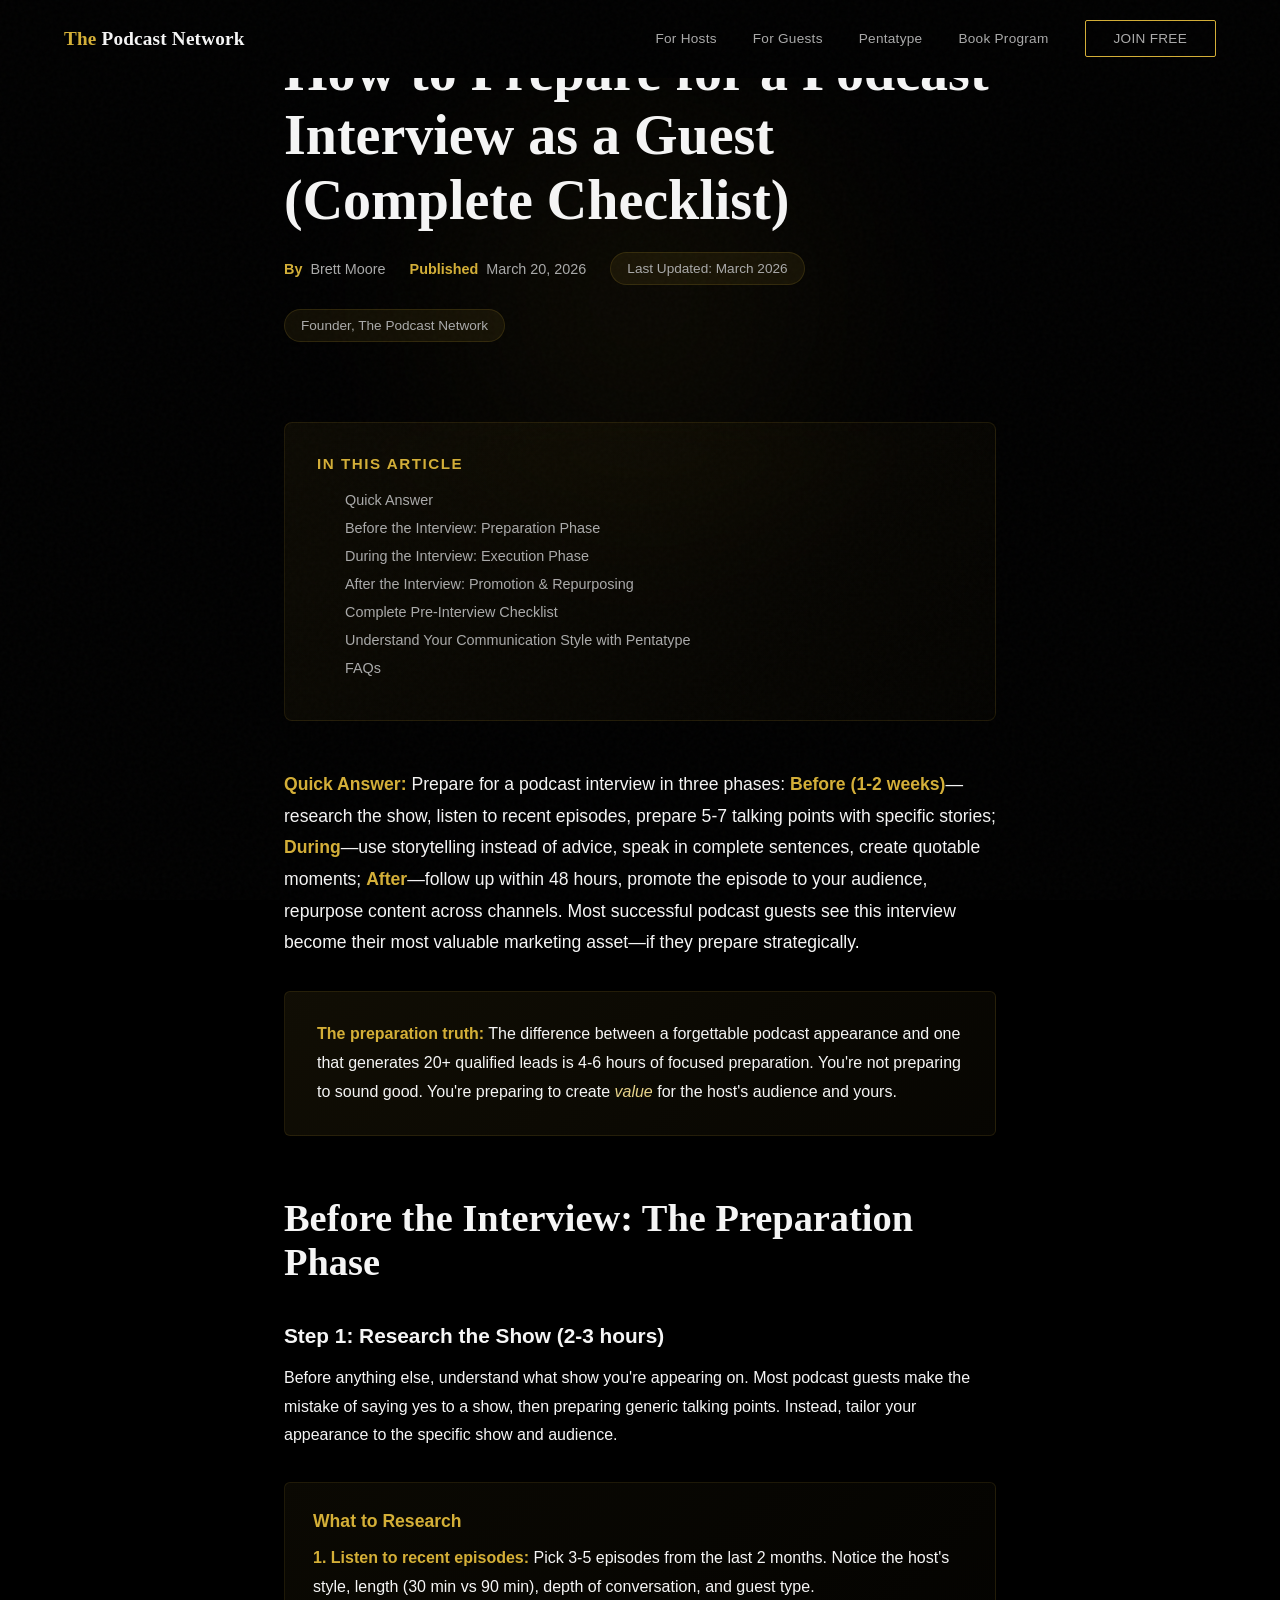
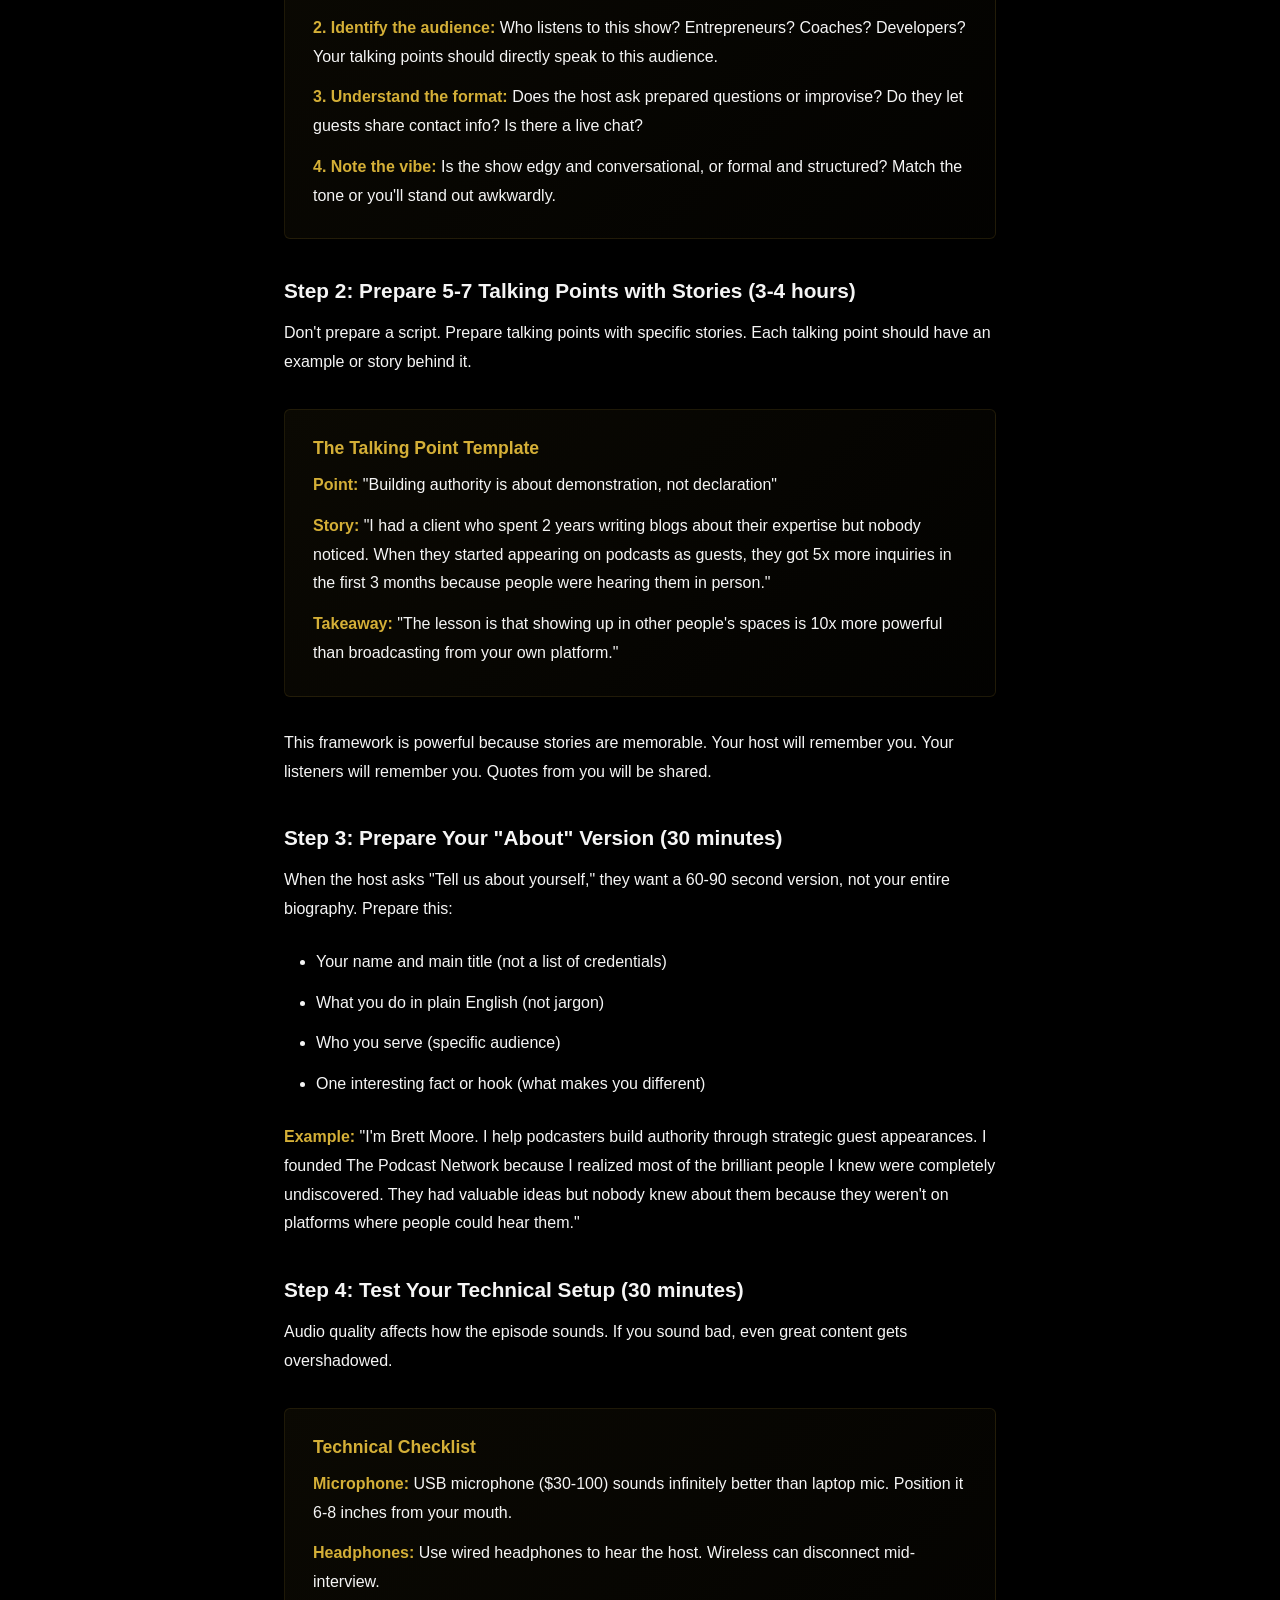
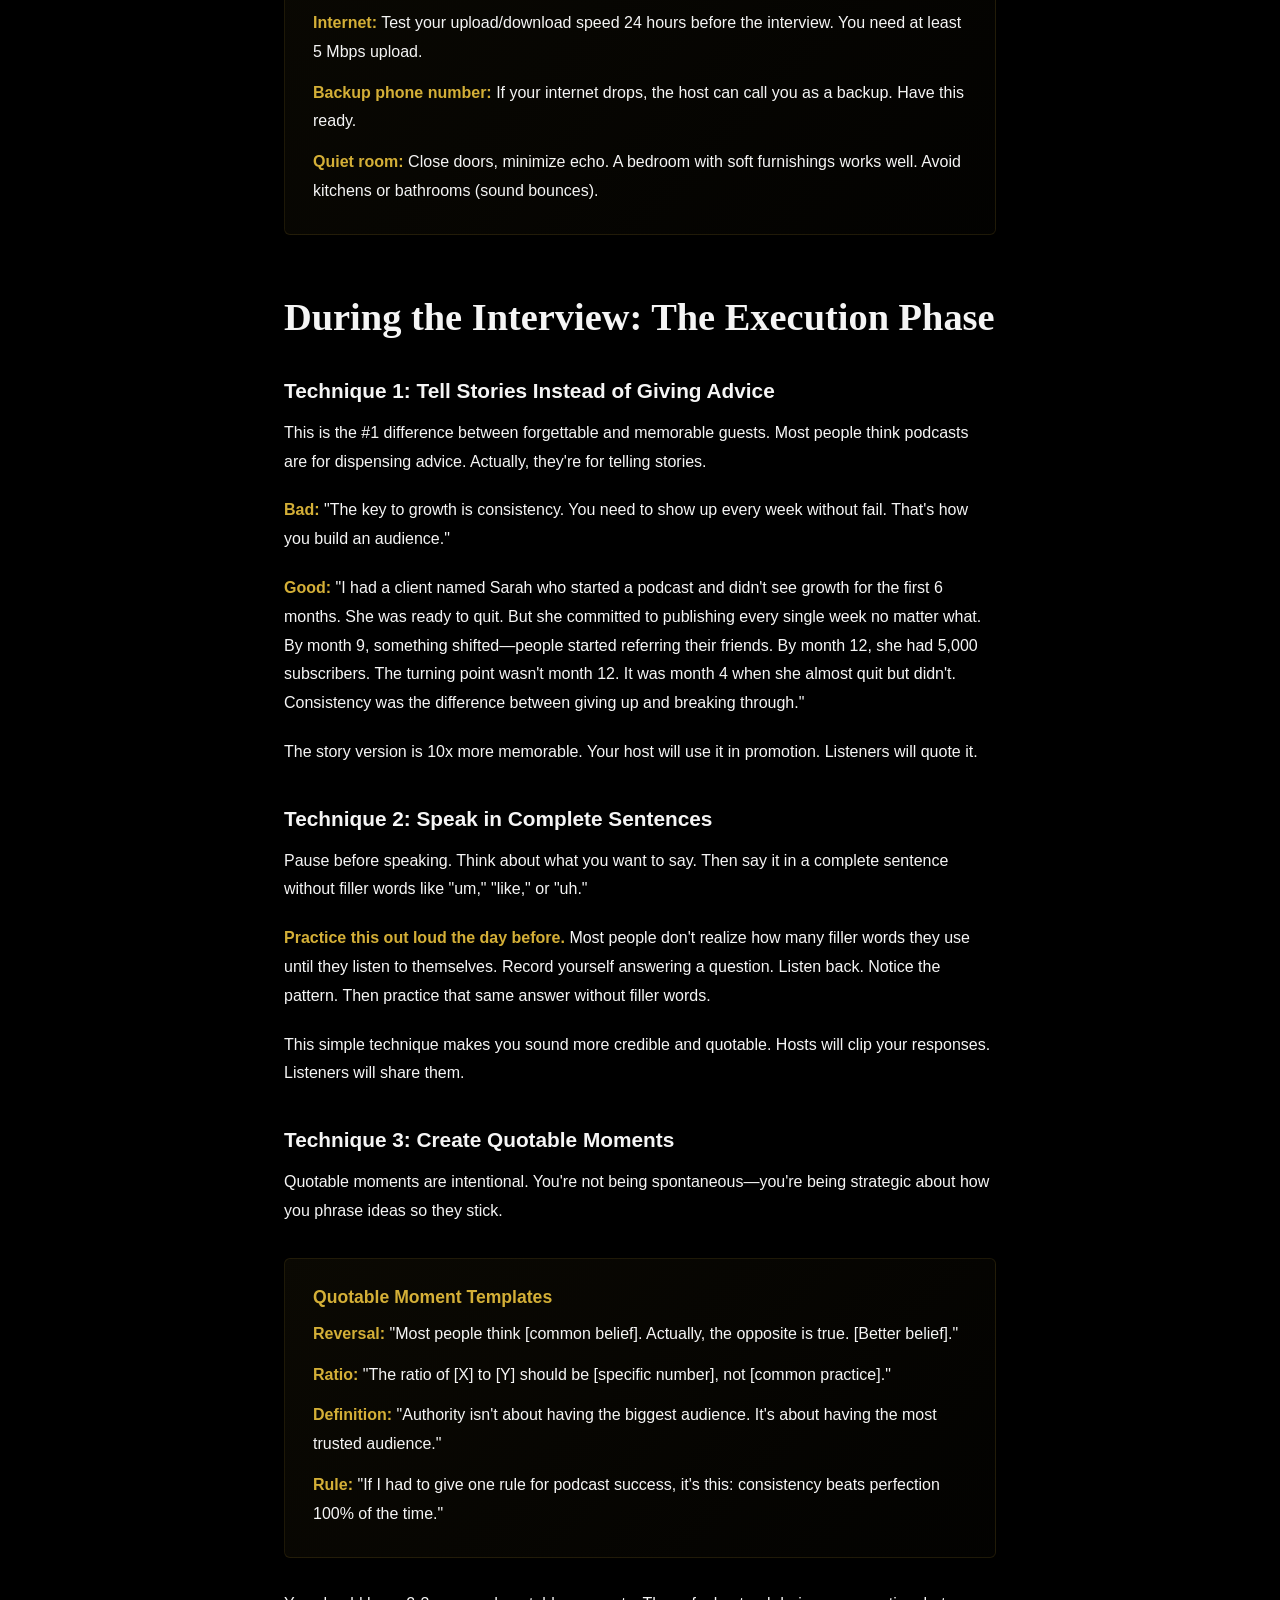
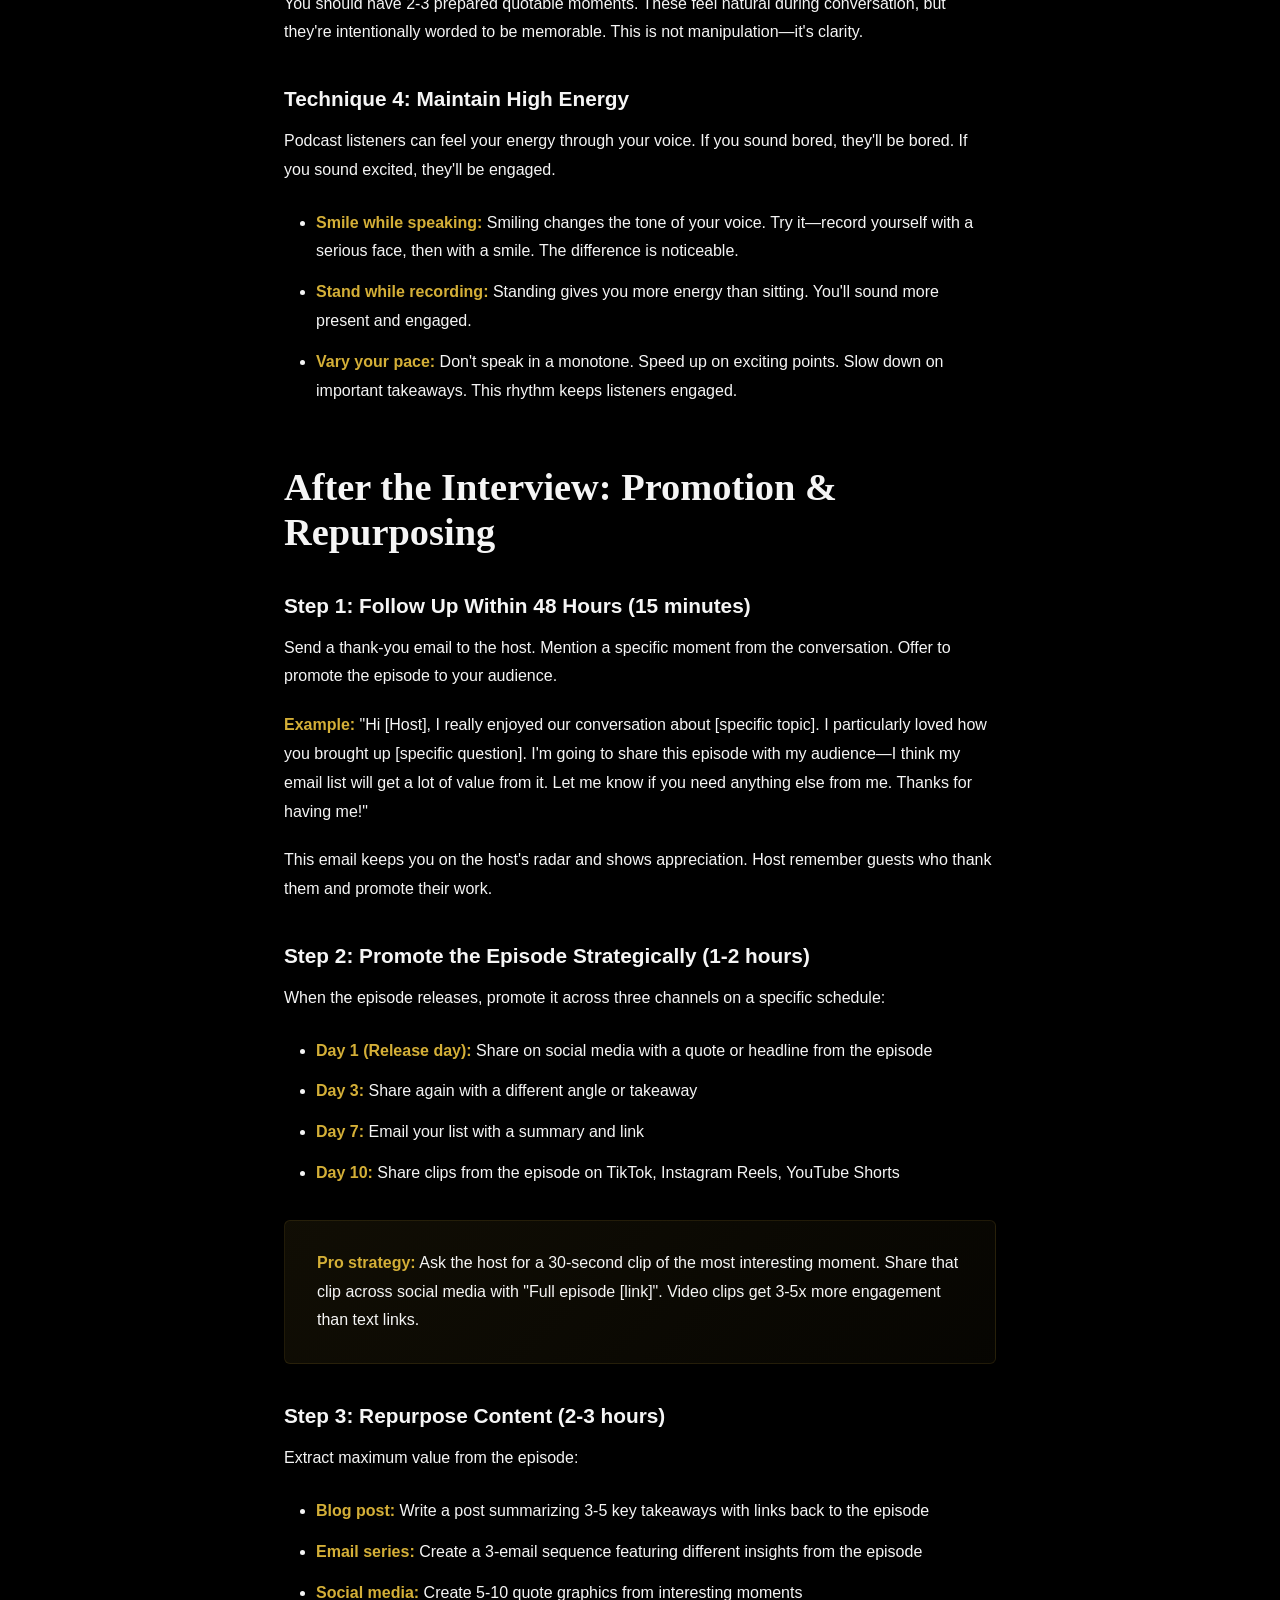
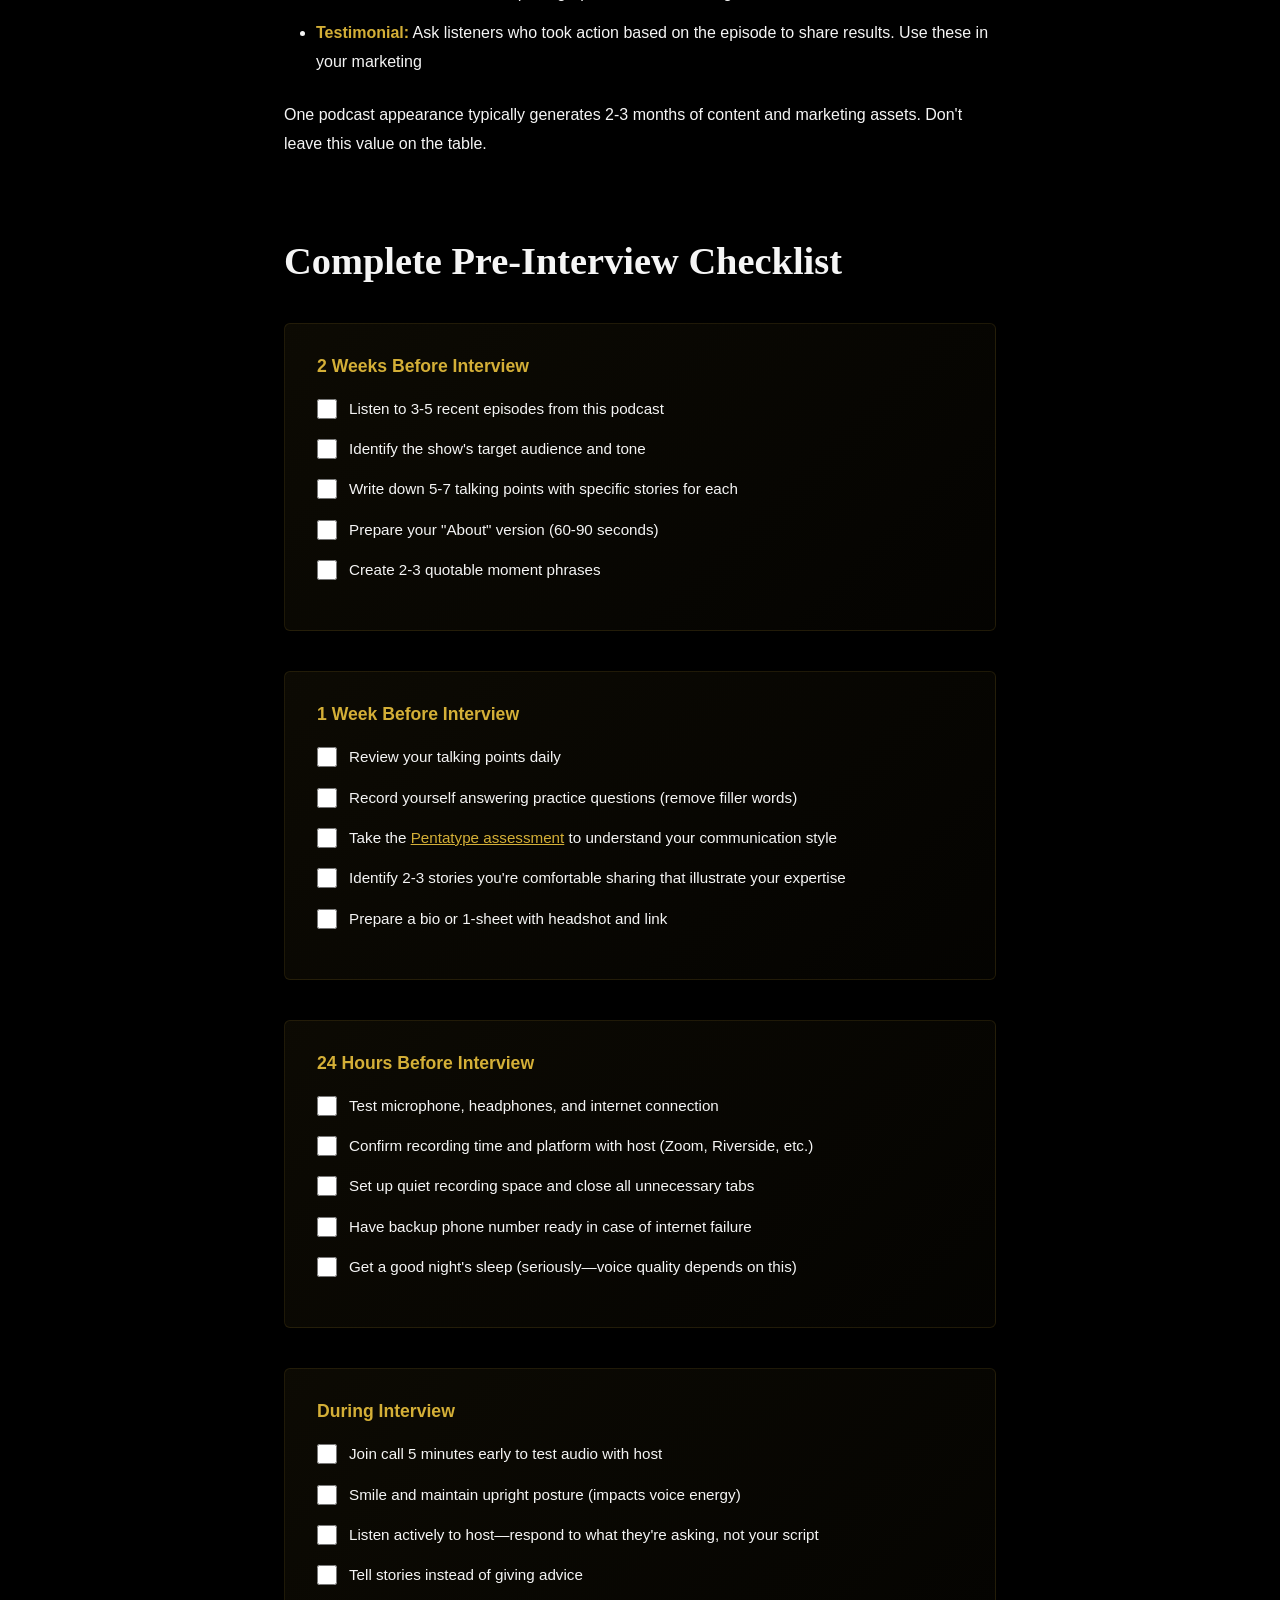
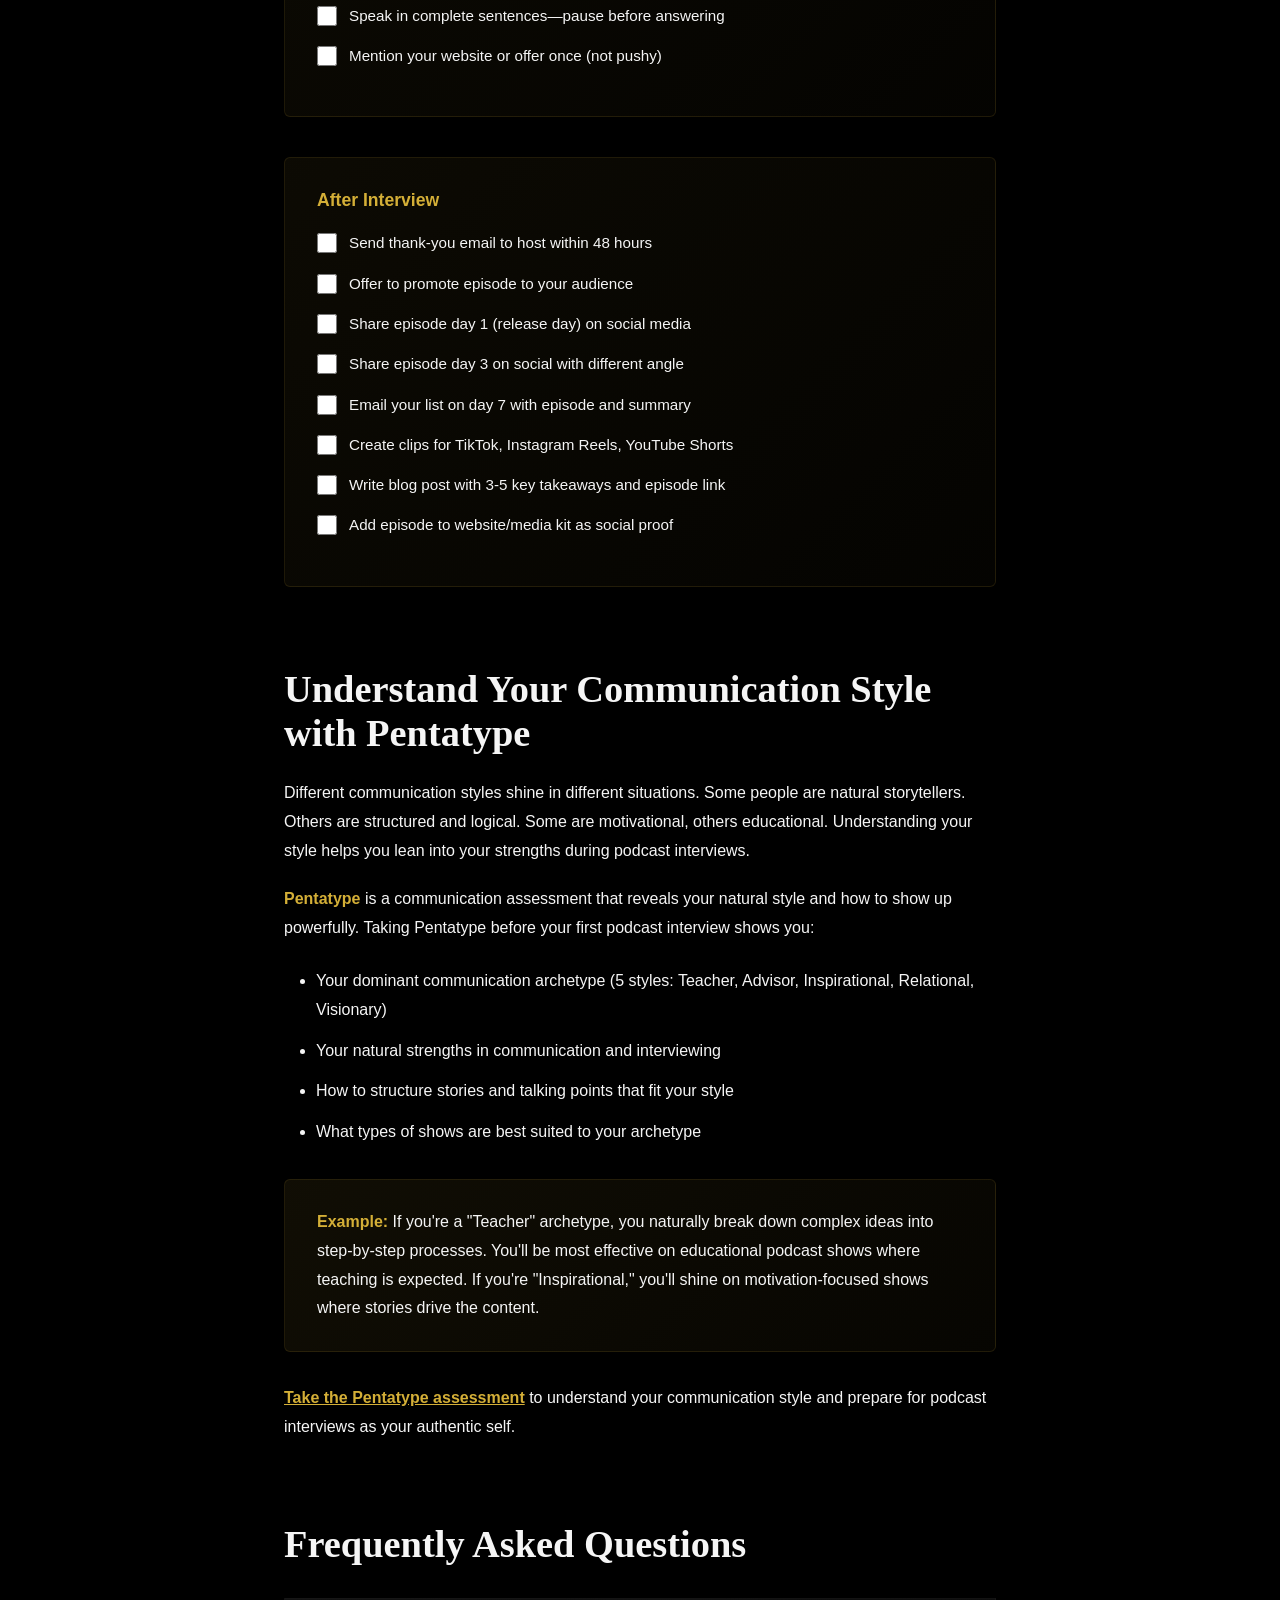
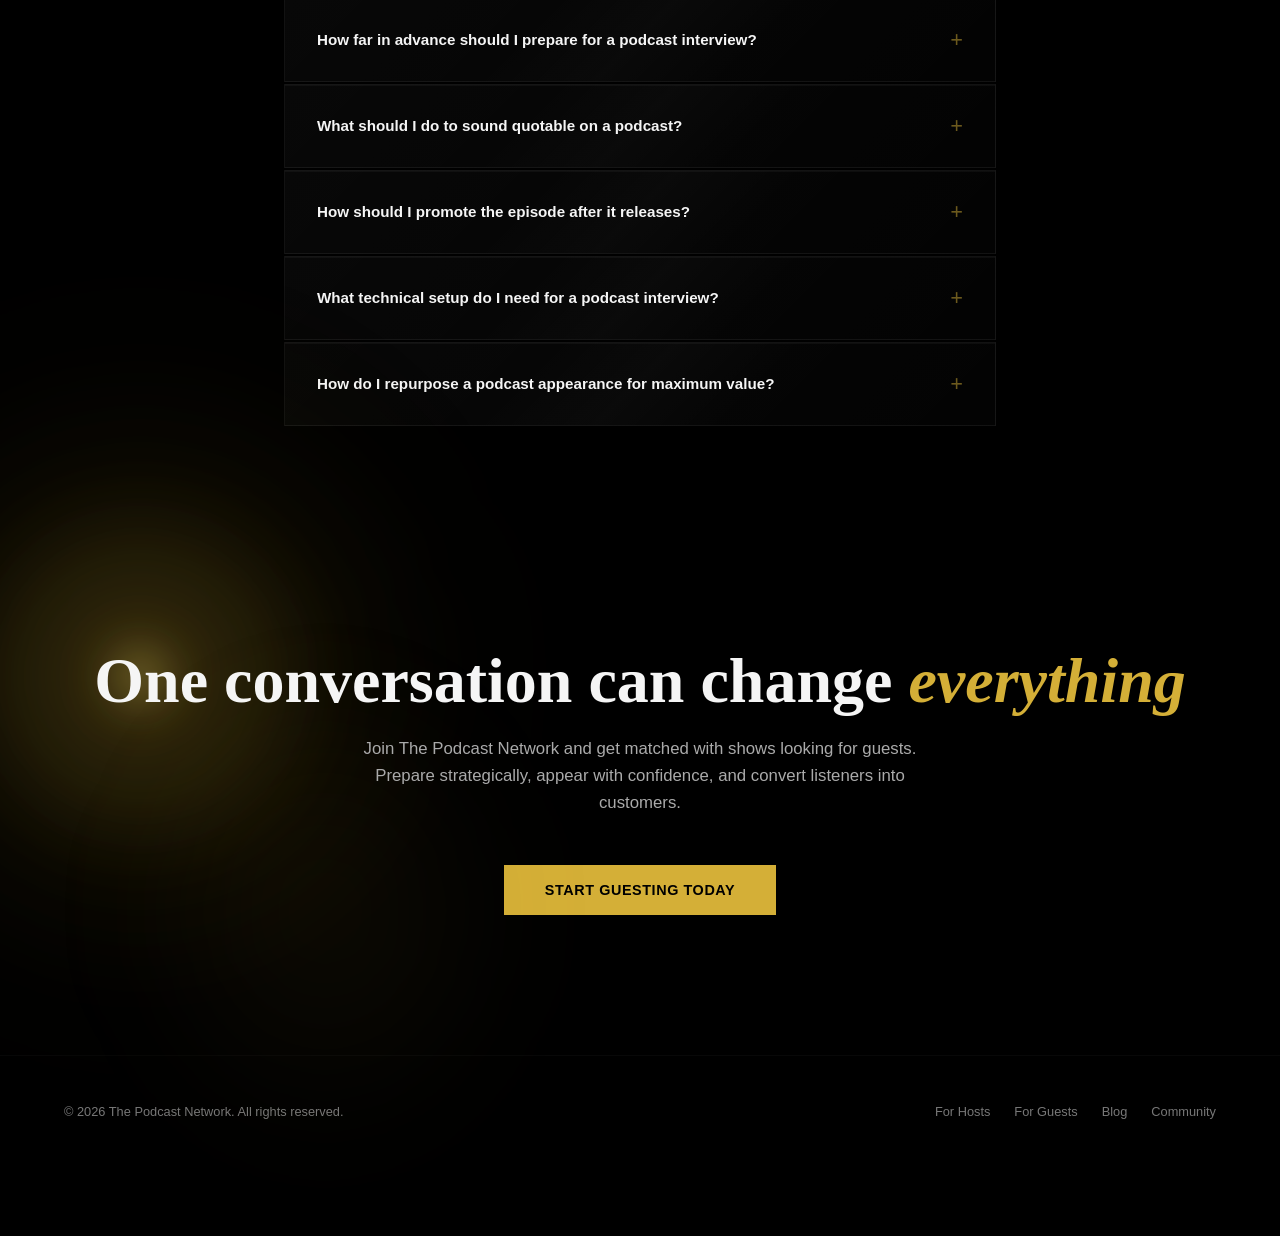
<file: how-to-prepare-for-podcast-interview.html>
<!DOCTYPE html>
<html lang="en">
<head>
  <meta charset="UTF-8">
  <meta name="viewport" content="width=device-width, initial-scale=1.0">
  <title>How to Prepare for a Podcast Interview as a Guest (Complete Checklist)</title>
  <meta name="description" content="Learn how to prepare for a podcast interview as a guest. Complete pre-interview research, storytelling techniques, being quotable, post-interview promotion, and content repurposing. Includes downloadable checklist and Pentatype communication assessment.">
  <meta name="keywords" content="how to prepare for podcast interview, podcast guest tips, podcast interview preparation, podcast guest checklist">
  <meta name="author" content="Brett Moore, Founder of The Podcast Network">
  <meta name="publish_date" content="2026-03-20">
  <meta name="og:title" content="How to Prepare for a Podcast Interview as a Guest (Complete Checklist)">
  <meta name="og:description" content="Learn how to prepare for a podcast interview as a guest. Complete pre-interview research, storytelling techniques, being quotable, post-interview promotion, and content repurposing. Includes downloadable checklist.">
  <meta name="og:type" content="article">
  <meta name="og:image" content="https://thepodcastnetwork.com/images/podcast-interview-prep-og.jpg">
  <link rel="canonical" href="https://thepodcastnetwork.com/blog/how-to-prepare-for-podcast-interview">
  <link rel="stylesheet" href="/styles.css">
  <style>
    /* Blog-specific styles */
    .blog-header {
      padding: 120px 0 60px;
      background: linear-gradient(135deg, rgba(212,175,55,.04), rgba(212,175,55,.01));
      border-bottom: 1px solid rgba(212,175,55,.1);
      position: relative;
      overflow: hidden;
    }

    .blog-header::before {
      content: '';
      position: absolute;
      top: 0;
      left: 50%;
      transform: translateX(-50%);
      width: 600px;
      height: 600px;
      background: radial-gradient(circle, rgba(212,175,55,.08), transparent 70%);
      filter: blur(100px);
      z-index: 0;
    }

    .blog-header .container-narrow {
      position: relative;
      z-index: 1;
    }

    .breadcrumb {
      font-size: .8rem;
      color: var(--text2);
      margin-bottom: 24px;
      letter-spacing: .03em;
    }

    .breadcrumb a {
      color: var(--gold);
      text-decoration: none;
      transition: color .3s;
    }

    .breadcrumb a:hover {
      color: var(--gold-light);
    }

    .blog-title {
      font-family: var(--font-display);
      font-size: clamp(2rem, 6vw, 3.5rem);
      font-weight: 700;
      line-height: 1.15;
      margin-bottom: 20px;
      color: var(--text);
    }

    .blog-meta {
      display: flex;
      flex-wrap: wrap;
      gap: 24px;
      font-size: .9rem;
      color: var(--text2);
      align-items: center;
      margin-bottom: 0;
    }

    .blog-meta-item {
      display: flex;
      align-items: center;
      gap: 8px;
    }

    .blog-meta-item strong {
      color: var(--gold);
    }

    .author-badge {
      display: inline-flex;
      align-items: center;
      gap: 12px;
      padding: 8px 16px;
      background: rgba(212,175,55,.08);
      border: 1px solid rgba(212,175,55,.15);
      border-radius: 20px;
      font-size: .85rem;
    }

    .last-updated {
      display: inline-flex;
      align-items: center;
      gap: 8px;
      padding: 8px 16px;
      background: rgba(212,175,55,.08);
      border: 1px solid rgba(212,175,55,.15);
      border-radius: 20px;
      font-size: .85rem;
      color: var(--text2);
    }

    .blog-content {
      padding: 80px 0;
    }

    .blog-toc {
      background: linear-gradient(135deg, rgba(212,175,55,.06), rgba(212,175,55,.02));
      border: 1px solid rgba(212,175,55,.12);
      border-radius: 8px;
      padding: 32px;
      margin-bottom: 48px;
      backdrop-filter: blur(20px);
    }

    .blog-toc h3 {
      font-size: .95rem;
      font-weight: 700;
      color: var(--gold);
      text-transform: uppercase;
      letter-spacing: .1em;
      margin-bottom: 20px;
    }

    .blog-toc ul {
      list-style: none;
      padding: 0;
    }

    .blog-toc li {
      margin-bottom: 12px;
    }

    .blog-toc a {
      color: var(--text2);
      text-decoration: none;
      font-size: .9rem;
      transition: all .3s;
      display: flex;
      align-items: center;
      gap: 8px;
    }

    .blog-toc a::before {
      content: '→';
      color: var(--gold);
      opacity: 0;
      transition: opacity .3s;
      width: 20px;
    }

    .blog-toc a:hover {
      color: var(--gold);
      padding-left: 8px;
    }

    .blog-toc a:hover::before {
      opacity: 1;
    }

    .blog-body {
      max-width: 760px;
      margin: 0 auto;
    }

    .blog-body h2 {
      font-family: var(--font-display);
      font-size: clamp(1.8rem, 4vw, 2.4rem);
      font-weight: 700;
      margin-top: 60px;
      margin-bottom: 24px;
      color: var(--text);
      line-height: 1.15;
      scroll-margin-top: 100px;
    }

    .blog-body h2:first-child {
      margin-top: 0;
    }

    .blog-body h3 {
      font-size: 1.3rem;
      font-weight: 700;
      margin-top: 40px;
      margin-bottom: 16px;
      color: var(--text);
      line-height: 1.15;
      scroll-margin-top: 100px;
    }

    .blog-body p {
      font-size: 1rem;
      line-height: 1.8;
      margin-bottom: 20px;
      color: var(--text);
    }

    .blog-body strong {
      color: var(--gold);
      font-weight: 600;
    }

    .blog-body ul, .blog-body ol {
      margin: 24px 0;
      padding-left: 32px;
      color: var(--text);
    }

    .blog-body li {
      margin-bottom: 12px;
      line-height: 1.8;
      font-size: 1rem;
    }

    .blog-body li strong {
      color: var(--gold);
    }

    .highlight-box {
      background: linear-gradient(135deg, rgba(212,175,55,.08), rgba(212,175,55,.03));
      border-left: 4px solid var(--gold);
      border: 1px solid rgba(212,175,55,.12);
      border-radius: 6px;
      padding: 28px 32px;
      margin: 32px 0;
      backdrop-filter: blur(20px);
    }

    .highlight-box p {
      margin-bottom: 0;
      font-size: 1rem;
      line-height: 1.8;
      color: var(--text);
    }

    .highlight-box em {
      color: var(--gold-light);
      font-style: italic;
    }

    .checklist-section {
      background: linear-gradient(135deg, rgba(212,175,55,.06), rgba(212,175,55,.02));
      border: 1px solid rgba(212,175,55,.12);
      border-radius: 6px;
      padding: 32px;
      margin: 40px 0;
      backdrop-filter: blur(20px);
    }

    .checklist-section h4 {
      font-size: 1.1rem;
      font-weight: 700;
      color: var(--gold);
      margin-bottom: 20px;
    }

    .checklist-item {
      display: flex;
      gap: 12px;
      margin-bottom: 16px;
      align-items: flex-start;
    }

    .checklist-item input[type="checkbox"] {
      width: 20px;
      height: 20px;
      margin-top: 2px;
      flex-shrink: 0;
      cursor: pointer;
      accent-color: var(--gold);
    }

    .checklist-item label {
      cursor: pointer;
      font-size: 0.95rem;
      line-height: 1.6;
      color: var(--text);
    }

    .technique-box {
      background: linear-gradient(135deg, rgba(212,175,55,.05), rgba(212,175,55,.01));
      border: 1px solid rgba(212,175,55,.12);
      border-radius: 6px;
      padding: 28px;
      margin: 32px 0;
      backdrop-filter: blur(20px);
    }

    .technique-box h4 {
      font-size: 1.1rem;
      font-weight: 700;
      color: var(--gold);
      margin-bottom: 12px;
    }

    .technique-box p {
      margin-bottom: 12px;
    }

    .technique-box p:last-child {
      margin-bottom: 0;
    }

    .faq-grid {
      display: flex;
      flex-direction: column;
      gap: 2px;
      max-width: 800px;
      margin-top: 32px;
    }

    .faq-item {
      background: linear-gradient(135deg, rgba(255,255,255,.03), rgba(255,255,255,.01));
      backdrop-filter: blur(16px);
      border: 1px solid rgba(255,255,255,.06);
      padding: 0;
      transition: all .3s;
      box-shadow: inset 0 1px 0 rgba(255,255,255,.04);
      overflow: hidden;
      position: relative;
    }

    .faq-item::after {
      content: '';
      position: absolute;
      top: -50%;
      left: -50%;
      width: 200%;
      height: 200%;
      background: linear-gradient(135deg, transparent 42%, rgba(255,255,255,.02) 50%, transparent 58%);
      pointer-events: none;
    }

    .faq-item summary {
      padding: 28px 32px;
      font-size: .95rem;
      font-weight: 600;
      cursor: pointer;
      list-style: none;
      display: flex;
      align-items: center;
      justify-content: space-between;
      gap: 16px;
      transition: color .3s;
    }

    .faq-item summary::-webkit-details-marker {
      display: none;
    }

    .faq-item summary::after {
      content: '+';
      font-family: var(--font-display);
      font-size: 1.4rem;
      color: var(--gold);
      opacity: .5;
      transition: transform .3s, opacity .3s;
      flex-shrink: 0;
    }

    .faq-item[open] summary::after {
      content: '';
      transform: rotate(45deg);
      opacity: .8;
    }

    .faq-item[open] summary {
      color: var(--gold);
    }

    .faq-item p {
      padding: 0 32px 28px;
      font-size: .9rem;
      color: var(--text2);
      line-height: 1.7;
    }

    .faq-item:hover {
      background: linear-gradient(135deg, rgba(255,255,255,.05), rgba(255,255,255,.02));
      border-color: rgba(255,255,255,.1);
    }

    .final-cta {
      padding: 140px 0;
      text-align: center;
      position: relative;
    }

    .final-cta h2 {
      font-family: var(--font-display);
      font-size: clamp(2.4rem, 5vw, 4rem);
      font-weight: 700;
      margin-bottom: 20px;
      line-height: 1.1;
      position: relative;
      z-index: 1;
    }

    .final-cta h2 em {
      font-style: italic;
      color: var(--gold);
    }

    .final-cta p {
      color: var(--text2);
      font-size: 1.05rem;
      max-width: 560px;
      margin: 0 auto 48px;
      line-height: 1.6;
      position: relative;
      z-index: 1;
    }

    .final-cta .container {
      position: relative;
      z-index: 1;
    }

    .cta-h2-wrap {
      position: relative;
      display: inline-block;
    }

    .cta-glow-wrap {
      position: absolute;
      top: -420px;
      left: -350px;
      width: 900px;
      height: 900px;
      z-index: 0;
      pointer-events: none;
    }

    .blog-footer {
      padding: 60px 0;
      border-top: 1px solid rgba(212,175,55,.1);
      margin-top: 80px;
    }

    .author-info {
      background: linear-gradient(135deg, rgba(212,175,55,.06), rgba(212,175,55,.02));
      border: 1px solid rgba(212,175,55,.12);
      border-radius: 8px;
      padding: 32px;
      margin-bottom: 48px;
      backdrop-filter: blur(20px);
    }

    .author-info h4 {
      font-family: var(--font-display);
      font-size: 1.2rem;
      color: var(--gold);
      margin-bottom: 12px;
    }

    .author-info p {
      color: var(--text2);
      line-height: 1.8;
      margin-bottom: 0;
    }

    .faq-schema {
      display: none;
    }

    .article-schema {
      display: none;
    }

    @media(max-width: 768px) {
      .blog-header {
        padding: 80px 0 40px;
      }

      .blog-meta {
        flex-direction: column;
        gap: 12px;
        align-items: flex-start;
      }

      .blog-body h2 {
        font-size: 1.6rem;
        margin-top: 40px;
      }

      .blog-body h3 {
        font-size: 1.1rem;
      }

      .blog-toc {
        padding: 24px;
      }

      .checklist-section {
        padding: 24px;
      }
    }
  </style>

  <!-- Article Schema -->
  <script type="application/ld+json" class="article-schema">
  {
    "@context": "https://schema.org",
    "@type": "BlogPosting",
    "headline": "How to Prepare for a Podcast Interview as a Guest (Complete Checklist)",
    "description": "Learn how to prepare for a podcast interview as a guest. Complete pre-interview research, storytelling techniques, being quotable, post-interview promotion, and content repurposing. Includes downloadable checklist.",
    "image": "https://thepodcastnetwork.com/images/podcast-interview-prep-og.jpg",
    "datePublished": "2026-03-20T00:00:00Z",
    "author": {
      "@type": "Person",
      "name": "Brett Moore",
      "jobTitle": "Founder",
      "worksFor": {
        "@type": "Organization",
        "name": "The Podcast Network"
      }
    },
    "publisher": {
      "@type": "Organization",
      "name": "The Podcast Network",
      "logo": {
        "@type": "ImageObject",
        "url": "https://thepodcastnetwork.com/logo.png"
      }
    },
    "wordCount": 2200,
    "articleBody": "Preparing for a podcast interview requires three phases: before (research the show, prepare talking points, test equipment), during (use storytelling techniques, create quotable moments, maintain energy), and after (follow up with host, promote the episode, repurpose content). Successful guests understand their communication style through assessments like Pentatype, craft memorable stories rather than generic advice, and strategically share episodes with their audience to maximize impact and reach."
  }
  </script>

  <!-- FAQ Schema -->
  <script type="application/ld+json" class="faq-schema">
  {
    "@context": "https://schema.org",
    "@type": "FAQPage",
    "mainEntity": [
      {
        "@type": "Question",
        "name": "How far in advance should I prepare for a podcast interview?",
        "acceptedAnswer": {
          "@type": "Answer",
          "text": "Ideally, prepare for 1-2 weeks before the recording if you haven't been on podcasts before. Listen to 3-5 recent episodes from the show to understand the format and host style. Write down 5-7 talking points with specific stories or examples for each. If you're an experienced podcast guest, 2-3 days of light preparation is usually sufficient. The key is not over-preparing to the point of sounding scripted."
        }
      },
      {
        "@type": "Question",
        "name": "What should I do to sound quotable on a podcast?",
        "acceptedAnswer": {
          "@type": "Answer",
          "text": "Be quotable by following these principles: (1) Use specific examples instead of generalizations, (2) Speak in complete sentences without filler words like 'um' or 'uh', (3) Create memorable phrases or reframes of common ideas, (4) Tell stories instead of giving advice, (5) Be opinionated but not defensive, (6) Pause before speaking to gather your thoughts. Most quotable podcast guests practice this intentionally—it doesn't happen naturally."
        }
      },
      {
        "@type": "Question",
        "name": "How should I promote the episode after it releases?",
        "acceptedAnswer": {
          "@type": "Answer",
          "text": "Promote across three channels: (1) Social media—post the episode link 2-3 times in the first week (on release day, 3 days later, and 7 days later) with different angles, (2) Email—send it to your email list highlighting a specific moment or takeaway, (3) Direct outreach—share clips or the episode in relevant communities (Skool, LinkedIn groups, forums) where your audience congregates. Your promotion typically drives 20-50% of additional listeners beyond the host's audience."
        }
      },
      {
        "@type": "Question",
        "name": "What technical setup do I need for a podcast interview?",
        "acceptedAnswer": {
          "@type": "Answer",
          "text": "Most podcasts record remotely using Zoom or Riverside.fm. You need: (1) A reliable internet connection (test it the day before), (2) A USB or 3.5mm microphone (even a $30 USB microphone sounds professional), (3) Headphones to hear the host, (4) A quiet room with minimal echo (close your door, soft furnishings help), (5) A backup phone number in case internet fails. Test your audio quality with the host 5-10 minutes before recording."
        }
      },
      {
        "@type": "Question",
        "name": "How do I repurpose a podcast appearance for maximum value?",
        "acceptedAnswer": {
          "@type": "Answer",
          "text": "Extract value from the episode in these ways: (1) Share clips on social media (5-15 second videos), (2) Use quotes in email marketing or LinkedIn posts, (3) Add the episode to your website or media kit, (4) Transcribe key takeaways into a blog post with episode link, (5) Create a case study or testimonial from listener results, (6) Mention the appearance in client communications to build credibility. One podcast appearance can generate content and marketing assets for 2-3 months."
        }
      }
    ]
  }
  </script>

</head>
<body>
  <a href="#main-content" class="skip-link">Skip to main content</a>

  <!-- Navigation -->
  <nav>
    <div class="container">
      <a href="/" class="nav-logo"><span>The</span> Podcast Network</a>
      <div class="nav-links">
        <a href="/for-hosts.html">For Hosts</a>
        <a href="/for-guests.html">For Guests</a>
        <a href="/#pentatype">Pentatype</a>
        <a href="/pre-sold-author.html">Book Program</a>
        <a href="https://www.skool.com/thepodcastnetwork/about" target="_blank" rel="noopener" class="nav-cta">Join Free</a>
      </div>
      <button class="mobile-menu-toggle" aria-label="Menu">
        <svg viewBox="0 0 24 24" fill="none" stroke="currentColor" stroke-width="2"><line x1="3" y1="6" x2="21" y2="6"/><line x1="3" y1="12" x2="21" y2="12"/><line x1="3" y1="18" x2="21" y2="18"/></svg>
      </button>
    </div>
  </nav>

  <!-- Blog Header -->
  <header class="blog-header">
    <div class="container-narrow">
      <div class="breadcrumb reveal reveal-d1">
        <a href="/">Home</a> / <a href="/blog">Blog</a> / Podcast Interview Preparation
      </div>

      <h1 class="blog-title reveal reveal-d2">
        How to Prepare for a Podcast Interview as a Guest (Complete Checklist)
      </h1>

      <div class="blog-meta reveal reveal-d3">
        <div class="blog-meta-item">
          <strong>By</strong> <span>Brett Moore</span>
        </div>
        <div class="blog-meta-item">
          <strong>Published</strong> <span>March 20, 2026</span>
        </div>
        <span class="last-updated">Last Updated: March 2026</span>
        <span class="author-badge">Founder, The Podcast Network</span>
      </div>
    </div>
  </header>

  <!-- Main Content -->
  <main id="main-content" class="blog-content">
    <div class="container-narrow">

      <!-- Table of Contents -->
      <div class="blog-toc reveal reveal-d1">
        <h3>In This Article</h3>
        <ul>
          <li><a href="#quick-answer">Quick Answer</a></li>
          <li><a href="#before-interview">Before the Interview: Preparation Phase</a></li>
          <li><a href="#during-interview">During the Interview: Execution Phase</a></li>
          <li><a href="#after-interview">After the Interview: Promotion & Repurposing</a></li>
          <li><a href="#checklist">Complete Pre-Interview Checklist</a></li>
          <li><a href="#pentatype-link">Understand Your Communication Style with Pentatype</a></li>
          <li><a href="#faqs">FAQs</a></li>
        </ul>
      </div>

      <!-- Opening Section -->
      <section class="blog-body section-reveal reveal-d2">
        <p style="font-size: 1.1rem; line-height: 1.8; color: var(--text); margin-bottom: 28px;">
          <strong>Quick Answer:</strong> Prepare for a podcast interview in three phases: <strong>Before (1-2 weeks)</strong>—research the show, listen to recent episodes, prepare 5-7 talking points with specific stories; <strong>During</strong>—use storytelling instead of advice, speak in complete sentences, create quotable moments; <strong>After</strong>—follow up within 48 hours, promote the episode to your audience, repurpose content across channels. Most successful podcast guests see this interview become their most valuable marketing asset—if they prepare strategically.
        </p>

        <div class="highlight-box">
          <p><strong>The preparation truth:</strong> The difference between a forgettable podcast appearance and one that generates 20+ qualified leads is 4-6 hours of focused preparation. You're not preparing to sound good. You're preparing to create <em>value</em> for the host's audience and yours.</p>
        </div>

        <!-- Before the Interview -->
        <h2 id="before-interview" class="section-reveal reveal-d3">Before the Interview: The Preparation Phase</h2>

        <h3>Step 1: Research the Show (2-3 hours)</h3>
        <p>
          Before anything else, understand what show you're appearing on. Most podcast guests make the mistake of saying yes to a show, then preparing generic talking points. Instead, tailor your appearance to the specific show and audience.
        </p>

        <div class="technique-box">
          <h4>What to Research</h4>
          <p><strong>1. Listen to recent episodes:</strong> Pick 3-5 episodes from the last 2 months. Notice the host's style, length (30 min vs 90 min), depth of conversation, and guest type.</p>
          <p><strong>2. Identify the audience:</strong> Who listens to this show? Entrepreneurs? Coaches? Developers? Your talking points should directly speak to this audience.</p>
          <p><strong>3. Understand the format:</strong> Does the host ask prepared questions or improvise? Do they let guests share contact info? Is there a live chat?</p>
          <p><strong>4. Note the vibe:</strong> Is the show edgy and conversational, or formal and structured? Match the tone or you'll stand out awkwardly.</p>
        </div>

        <h3>Step 2: Prepare 5-7 Talking Points with Stories (3-4 hours)</h3>
        <p>
          Don't prepare a script. Prepare talking points with specific stories. Each talking point should have an example or story behind it.
        </p>

        <div class="technique-box">
          <h4>The Talking Point Template</h4>
          <p><strong>Point:</strong> "Building authority is about demonstration, not declaration"</p>
          <p><strong>Story:</strong> "I had a client who spent 2 years writing blogs about their expertise but nobody noticed. When they started appearing on podcasts as guests, they got 5x more inquiries in the first 3 months because people were hearing them in person."</p>
          <p><strong>Takeaway:</strong> "The lesson is that showing up in other people's spaces is 10x more powerful than broadcasting from your own platform."</p>
        </div>

        <p>
          This framework is powerful because stories are memorable. Your host will remember you. Your listeners will remember you. Quotes from you will be shared.
        </p>

        <h3>Step 3: Prepare Your "About" Version (30 minutes)</h3>
        <p>
          When the host asks "Tell us about yourself," they want a 60-90 second version, not your entire biography. Prepare this:
        </p>
        <ul>
          <li>Your name and main title (not a list of credentials)</li>
          <li>What you do in plain English (not jargon)</li>
          <li>Who you serve (specific audience)</li>
          <li>One interesting fact or hook (what makes you different)</li>
        </ul>

        <p>
          <strong>Example:</strong> "I'm Brett Moore. I help podcasters build authority through strategic guest appearances. I founded The Podcast Network because I realized most of the brilliant people I knew were completely undiscovered. They had valuable ideas but nobody knew about them because they weren't on platforms where people could hear them."
        </p>

        <h3>Step 4: Test Your Technical Setup (30 minutes)</h3>
        <p>
          Audio quality affects how the episode sounds. If you sound bad, even great content gets overshadowed.
        </p>

        <div class="technique-box">
          <h4>Technical Checklist</h4>
          <p><strong>Microphone:</strong> USB microphone ($30-100) sounds infinitely better than laptop mic. Position it 6-8 inches from your mouth.</p>
          <p><strong>Headphones:</strong> Use wired headphones to hear the host. Wireless can disconnect mid-interview.</p>
          <p><strong>Internet:</strong> Test your upload/download speed 24 hours before the interview. You need at least 5 Mbps upload.</p>
          <p><strong>Backup phone number:</strong> If your internet drops, the host can call you as a backup. Have this ready.</p>
          <p><strong>Quiet room:</strong> Close doors, minimize echo. A bedroom with soft furnishings works well. Avoid kitchens or bathrooms (sound bounces).</p>
        </div>

        <!-- During the Interview -->
        <h2 id="during-interview" class="section-reveal reveal-d3">During the Interview: The Execution Phase</h2>

        <h3>Technique 1: Tell Stories Instead of Giving Advice</h3>
        <p>
          This is the #1 difference between forgettable and memorable guests. Most people think podcasts are for dispensing advice. Actually, they're for telling stories.
        </p>

        <p>
          <strong>Bad:</strong> "The key to growth is consistency. You need to show up every week without fail. That's how you build an audience."
        </p>

        <p>
          <strong>Good:</strong> "I had a client named Sarah who started a podcast and didn't see growth for the first 6 months. She was ready to quit. But she committed to publishing every single week no matter what. By month 9, something shifted—people started referring their friends. By month 12, she had 5,000 subscribers. The turning point wasn't month 12. It was month 4 when she almost quit but didn't. Consistency was the difference between giving up and breaking through."
        </p>

        <p>
          The story version is 10x more memorable. Your host will use it in promotion. Listeners will quote it.
        </p>

        <h3>Technique 2: Speak in Complete Sentences</h3>
        <p>
          Pause before speaking. Think about what you want to say. Then say it in a complete sentence without filler words like "um," "like," or "uh."
        </p>

        <p>
          <strong>Practice this out loud the day before.</strong> Most people don't realize how many filler words they use until they listen to themselves. Record yourself answering a question. Listen back. Notice the pattern. Then practice that same answer without filler words.
        </p>

        <p>
          This simple technique makes you sound more credible and quotable. Hosts will clip your responses. Listeners will share them.
        </p>

        <h3>Technique 3: Create Quotable Moments</h3>
        <p>
          Quotable moments are intentional. You're not being spontaneous—you're being strategic about how you phrase ideas so they stick.
        </p>

        <div class="technique-box">
          <h4>Quotable Moment Templates</h4>
          <p><strong>Reversal:</strong> "Most people think [common belief]. Actually, the opposite is true. [Better belief]."</p>
          <p><strong>Ratio:</strong> "The ratio of [X] to [Y] should be [specific number], not [common practice]."</p>
          <p><strong>Definition:</strong> "Authority isn't about having the biggest audience. It's about having the most trusted audience."</p>
          <p><strong>Rule:</strong> "If I had to give one rule for podcast success, it's this: consistency beats perfection 100% of the time."</p>
        </div>

        <p>
          You should have 2-3 prepared quotable moments. These feel natural during conversation, but they're intentionally worded to be memorable. This is not manipulation—it's clarity.
        </p>

        <h3>Technique 4: Maintain High Energy</h3>
        <p>
          Podcast listeners can feel your energy through your voice. If you sound bored, they'll be bored. If you sound excited, they'll be engaged.
        </p>

        <ul>
          <li><strong>Smile while speaking:</strong> Smiling changes the tone of your voice. Try it—record yourself with a serious face, then with a smile. The difference is noticeable.</li>
          <li><strong>Stand while recording:</strong> Standing gives you more energy than sitting. You'll sound more present and engaged.</li>
          <li><strong>Vary your pace:</strong> Don't speak in a monotone. Speed up on exciting points. Slow down on important takeaways. This rhythm keeps listeners engaged.</li>
        </ul>

        <!-- After the Interview -->
        <h2 id="after-interview" class="section-reveal reveal-d3">After the Interview: Promotion & Repurposing</h2>

        <h3>Step 1: Follow Up Within 48 Hours (15 minutes)</h3>
        <p>
          Send a thank-you email to the host. Mention a specific moment from the conversation. Offer to promote the episode to your audience.
        </p>

        <p>
          <strong>Example:</strong> "Hi [Host], I really enjoyed our conversation about [specific topic]. I particularly loved how you brought up [specific question]. I'm going to share this episode with my audience—I think my email list will get a lot of value from it. Let me know if you need anything else from me. Thanks for having me!"
        </p>

        <p>
          This email keeps you on the host's radar and shows appreciation. Host remember guests who thank them and promote their work.
        </p>

        <h3>Step 2: Promote the Episode Strategically (1-2 hours)</h3>
        <p>
          When the episode releases, promote it across three channels on a specific schedule:
        </p>

        <ul>
          <li><strong>Day 1 (Release day):</strong> Share on social media with a quote or headline from the episode</li>
          <li><strong>Day 3:</strong> Share again with a different angle or takeaway</li>
          <li><strong>Day 7:</strong> Email your list with a summary and link</li>
          <li><strong>Day 10:</strong> Share clips from the episode on TikTok, Instagram Reels, YouTube Shorts</li>
        </ul>

        <div class="highlight-box">
          <p><strong>Pro strategy:</strong> Ask the host for a 30-second clip of the most interesting moment. Share that clip across social media with "Full episode [link]". Video clips get 3-5x more engagement than text links.</p>
        </div>

        <h3>Step 3: Repurpose Content (2-3 hours)</h3>
        <p>
          Extract maximum value from the episode:
        </p>

        <ul>
          <li><strong>Blog post:</strong> Write a post summarizing 3-5 key takeaways with links back to the episode</li>
          <li><strong>Email series:</strong> Create a 3-email sequence featuring different insights from the episode</li>
          <li><strong>Social media:</strong> Create 5-10 quote graphics from interesting moments</li>
          <li><strong>Testimonial:</strong> Ask listeners who took action based on the episode to share results. Use these in your marketing</li>
        </ul>

        <p>
          One podcast appearance typically generates 2-3 months of content and marketing assets. Don't leave this value on the table.
        </p>

      </section>

      <!-- Checklist -->
      <section id="checklist" class="blog-body section-reveal reveal-d2" style="margin-top: 80px;">
        <h2>Complete Pre-Interview Checklist</h2>

        <div class="checklist-section">
          <h4>2 Weeks Before Interview</h4>
          <div class="checklist-item">
            <input type="checkbox" id="check1">
            <label for="check1">Listen to 3-5 recent episodes from this podcast</label>
          </div>
          <div class="checklist-item">
            <input type="checkbox" id="check2">
            <label for="check2">Identify the show's target audience and tone</label>
          </div>
          <div class="checklist-item">
            <input type="checkbox" id="check3">
            <label for="check3">Write down 5-7 talking points with specific stories for each</label>
          </div>
          <div class="checklist-item">
            <input type="checkbox" id="check4">
            <label for="check4">Prepare your "About" version (60-90 seconds)</label>
          </div>
          <div class="checklist-item">
            <input type="checkbox" id="check5">
            <label for="check5">Create 2-3 quotable moment phrases</label>
          </div>
        </div>

        <div class="checklist-section">
          <h4>1 Week Before Interview</h4>
          <div class="checklist-item">
            <input type="checkbox" id="check6">
            <label for="check6">Review your talking points daily</label>
          </div>
          <div class="checklist-item">
            <input type="checkbox" id="check7">
            <label for="check7">Record yourself answering practice questions (remove filler words)</label>
          </div>
          <div class="checklist-item">
            <input type="checkbox" id="check8">
            <label for="check8">Take the <a href="/#pentatype" style="color: var(--gold);">Pentatype assessment</a> to understand your communication style</label>
          </div>
          <div class="checklist-item">
            <input type="checkbox" id="check9">
            <label for="check9">Identify 2-3 stories you're comfortable sharing that illustrate your expertise</label>
          </div>
          <div class="checklist-item">
            <input type="checkbox" id="check10">
            <label for="check10">Prepare a bio or 1-sheet with headshot and link</label>
          </div>
        </div>

        <div class="checklist-section">
          <h4>24 Hours Before Interview</h4>
          <div class="checklist-item">
            <input type="checkbox" id="check11">
            <label for="check11">Test microphone, headphones, and internet connection</label>
          </div>
          <div class="checklist-item">
            <input type="checkbox" id="check12">
            <label for="check12">Confirm recording time and platform with host (Zoom, Riverside, etc.)</label>
          </div>
          <div class="checklist-item">
            <input type="checkbox" id="check13">
            <label for="check13">Set up quiet recording space and close all unnecessary tabs</label>
          </div>
          <div class="checklist-item">
            <input type="checkbox" id="check14">
            <label for="check14">Have backup phone number ready in case of internet failure</label>
          </div>
          <div class="checklist-item">
            <input type="checkbox" id="check15">
            <label for="check15">Get a good night's sleep (seriously—voice quality depends on this)</label>
          </div>
        </div>

        <div class="checklist-section">
          <h4>During Interview</h4>
          <div class="checklist-item">
            <input type="checkbox" id="check16">
            <label for="check16">Join call 5 minutes early to test audio with host</label>
          </div>
          <div class="checklist-item">
            <input type="checkbox" id="check17">
            <label for="check17">Smile and maintain upright posture (impacts voice energy)</label>
          </div>
          <div class="checklist-item">
            <input type="checkbox" id="check18">
            <label for="check18">Listen actively to host—respond to what they're asking, not your script</label>
          </div>
          <div class="checklist-item">
            <input type="checkbox" id="check19">
            <label for="check19">Tell stories instead of giving advice</label>
          </div>
          <div class="checklist-item">
            <input type="checkbox" id="check20">
            <label for="check20">Speak in complete sentences—pause before answering</label>
          </div>
          <div class="checklist-item">
            <input type="checkbox" id="check21">
            <label for="check21">Mention your website or offer once (not pushy)</label>
          </div>
        </div>

        <div class="checklist-section">
          <h4>After Interview</h4>
          <div class="checklist-item">
            <input type="checkbox" id="check22">
            <label for="check22">Send thank-you email to host within 48 hours</label>
          </div>
          <div class="checklist-item">
            <input type="checkbox" id="check23">
            <label for="check23">Offer to promote episode to your audience</label>
          </div>
          <div class="checklist-item">
            <input type="checkbox" id="check24">
            <label for="check24">Share episode day 1 (release day) on social media</label>
          </div>
          <div class="checklist-item">
            <input type="checkbox" id="check25">
            <label for="check25">Share episode day 3 on social with different angle</label>
          </div>
          <div class="checklist-item">
            <input type="checkbox" id="check26">
            <label for="check26">Email your list on day 7 with episode and summary</label>
          </div>
          <div class="checklist-item">
            <input type="checkbox" id="check27">
            <label for="check27">Create clips for TikTok, Instagram Reels, YouTube Shorts</label>
          </div>
          <div class="checklist-item">
            <input type="checkbox" id="check28">
            <label for="check28">Write blog post with 3-5 key takeaways and episode link</label>
          </div>
          <div class="checklist-item">
            <input type="checkbox" id="check29">
            <label for="check29">Add episode to website/media kit as social proof</label>
          </div>
        </div>
      </section>

      <!-- Pentatype Section -->
      <section id="pentatype-link" class="blog-body section-reveal reveal-d2" style="margin-top: 80px;">
        <h2>Understand Your Communication Style with Pentatype</h2>

        <p>
          Different communication styles shine in different situations. Some people are natural storytellers. Others are structured and logical. Some are motivational, others educational. Understanding your style helps you lean into your strengths during podcast interviews.
        </p>

        <p>
          <strong>Pentatype</strong> is a communication assessment that reveals your natural style and how to show up powerfully. Taking Pentatype before your first podcast interview shows you:
        </p>

        <ul>
          <li>Your dominant communication archetype (5 styles: Teacher, Advisor, Inspirational, Relational, Visionary)</li>
          <li>Your natural strengths in communication and interviewing</li>
          <li>How to structure stories and talking points that fit your style</li>
          <li>What types of shows are best suited to your archetype</li>
        </ul>

        <div class="highlight-box">
          <p><strong>Example:</strong> If you're a "Teacher" archetype, you naturally break down complex ideas into step-by-step processes. You'll be most effective on educational podcast shows where teaching is expected. If you're "Inspirational," you'll shine on motivation-focused shows where stories drive the content.</p>
        </div>

        <p>
          <a href="/#pentatype" style="color: var(--gold); text-decoration: underline; font-weight: 600;">Take the Pentatype assessment</a> to understand your communication style and prepare for podcast interviews as your authentic self.
        </p>

      </section>

      <!-- FAQs -->
      <section id="faqs" class="blog-body section-reveal reveal-d2" style="margin-top: 80px;">
        <h2>Frequently Asked Questions</h2>

        <div class="faq-grid">
          <details class="faq-item">
            <summary>How far in advance should I prepare for a podcast interview?</summary>
            <p>Ideally, prepare for 1-2 weeks before the recording if you haven't been on podcasts before. Listen to 3-5 recent episodes from the show to understand the format and host style. Write down 5-7 talking points with specific stories or examples for each. If you're an experienced podcast guest, 2-3 days of light preparation is usually sufficient. The key is not over-preparing to the point of sounding scripted.</p>
          </details>

          <details class="faq-item">
            <summary>What should I do to sound quotable on a podcast?</summary>
            <p>Be quotable by following these principles: (1) Use specific examples instead of generalizations, (2) Speak in complete sentences without filler words like 'um' or 'uh', (3) Create memorable phrases or reframes of common ideas, (4) Tell stories instead of giving advice, (5) Be opinionated but not defensive, (6) Pause before speaking to gather your thoughts. Most quotable podcast guests practice this intentionally—it doesn't happen naturally.</p>
          </details>

          <details class="faq-item">
            <summary>How should I promote the episode after it releases?</summary>
            <p>Promote across three channels: (1) Social media—post the episode link 2-3 times in the first week (on release day, 3 days later, and 7 days later) with different angles, (2) Email—send it to your email list highlighting a specific moment or takeaway, (3) Direct outreach—share clips or the episode in relevant communities (Skool, LinkedIn groups, forums) where your audience congregates. Your promotion typically drives 20-50% of additional listeners beyond the host's audience.</p>
          </details>

          <details class="faq-item">
            <summary>What technical setup do I need for a podcast interview?</summary>
            <p>Most podcasts record remotely using Zoom or Riverside.fm. You need: (1) A reliable internet connection (test it the day before), (2) A USB or 3.5mm microphone (even a $30 USB microphone sounds professional), (3) Headphones to hear the host, (4) A quiet room with minimal echo (close your door, soft furnishings help), (5) A backup phone number in case internet fails. Test your audio quality with the host 5-10 minutes before recording.</p>
          </details>

          <details class="faq-item">
            <summary>How do I repurpose a podcast appearance for maximum value?</summary>
            <p>Extract value from the episode in these ways: (1) Share clips on social media (5-15 second videos), (2) Use quotes in email marketing or LinkedIn posts, (3) Add the episode to your website or media kit, (4) Transcribe key takeaways into a blog post with episode link, (5) Create a case study or testimonial from listener results, (6) Mention the appearance in client communications to build credibility. One podcast appearance can generate content and marketing assets for 2-3 months.</p>
          </details>
        </div>
      </section>

    </div>
  </main>

  <!-- Final CTA -->
  <section class="final-cta">
    <div class="container">
      <div class="cta-glow-wrap">
        <div class="sun-core"></div>
        <div class="sun-inner"></div>
        <div class="sun-outer"></div>
        <div class="sun-rays"></div>
        <div class="sun-warmth"></div>
      </div>
      <h2><span class="cta-h2-wrap">One conversation can change <em>everything</em></span></h2>
      <p>Join The Podcast Network and get matched with shows looking for guests. Prepare strategically, appear with confidence, and convert listeners into customers.</p>
      <a href="https://www.skool.com/thepodcastnetwork/about" target="_blank" rel="noopener" class="btn btn-gold">Start Guesting Today</a>
    </div>
  </section>

  <!-- Footer -->
  <footer>
    <div class="container">
      <div class="footer-inner">
        <p>&copy; 2026 The Podcast Network. All rights reserved.</p>
        <div class="footer-links">
          <a href="/for-hosts.html">For Hosts</a>
          <a href="/for-guests.html">For Guests</a>
          <a href="/blog">Blog</a>
          <a href="https://www.skool.com/thepodcastnetwork/about" target="_blank" rel="noopener">Community</a>
        </div>
      </div>
    </div>
  </footer>

  <script>
    // Navigation scroll effect
    const nav = document.querySelector('nav');
    window.addEventListener('scroll', () => {
      if (window.scrollY > 50) {
        nav.classList.add('scrolled');
      } else {
        nav.classList.remove('scrolled');
      }
    });

    // Mobile menu toggle
    const mobileMenuToggle = document.querySelector('.mobile-menu-toggle');
    const navLinks = document.querySelector('.nav-links');

    mobileMenuToggle.addEventListener('click', () => {
      navLinks.classList.toggle('open');
    });

    // Close menu when link is clicked
    document.querySelectorAll('.nav-links a').forEach(link => {
      link.addEventListener('click', () => {
        navLinks.classList.remove('open');
      });
    });

    // Scroll reveal animation
    const observerOptions = {
      threshold: 0.1,
      rootMargin: '0px 0px -50px 0px'
    };

    const observer = new IntersectionObserver(entries => {
      entries.forEach(entry => {
        if (entry.isIntersecting) {
          entry.target.classList.add('visible');
          observer.unobserve(entry.target);
        }
      });
    }, observerOptions);

    document.querySelectorAll('.reveal, .section-reveal').forEach(el => {
      observer.observe(el);
    });
  </script>
</body>
</html>
</file>
<file: styles.css>
/* ===== SHARED DESIGN SYSTEM CSS ===== */

/* Reset */
*,*::before,*::after{margin:0;padding:0;box-sizing:border-box}

/* Skip link */
.skip-link{position:absolute;top:-100px;left:16px;background:var(--gold);color:#000;padding:12px 24px;font-size:.9rem;font-weight:600;text-decoration:none;z-index:200;letter-spacing:.02em}
.skip-link:focus{top:16px}

/* Focus states */
*:focus-visible{outline:2px solid var(--gold);outline-offset:3px}
button:focus-visible,a:focus-visible{outline:2px solid var(--gold);outline-offset:3px}

/* Reduced motion */
@media(prefers-reduced-motion:reduce){*,*::before,*::after{animation-duration:.01ms !important;animation-iteration-count:1 !important;transition-duration:.01ms !important;scroll-behavior:auto !important}}

/* CSS Variables */
:root{
  --bg:#000;
  --bg-card:#0a0a0a;
  --bg-card-hover:#111;
  --border:rgba(255,255,255,.06);
  --border-gold:rgba(212,175,55,.15);
  --text:#f5f5f5;
  --text2:#aaa;
  --text3:#777;
  --gold:#d4af37;
  --gold-light:#e8d48b;
  --gold-dark:#a68a2a;
  --white:#fff;
  --gradient-gold:linear-gradient(135deg,#d4af37,#e8d48b,#d4af37);
  --gradient-gold-subtle:linear-gradient(135deg,rgba(212,175,55,.08),rgba(212,175,55,.02));
  --font-display:'Playfair Display',Georgia,serif;
  --font-body:'Inter',sans-serif;
}

/* Base styles */
html{scroll-behavior:smooth;background:var(--bg)}
body{font-family:var(--font-body);background:var(--bg);color:var(--text);overflow-x:hidden;-webkit-font-smoothing:antialiased}

/* Containers */
.container{max-width:1200px;margin:0 auto;padding:0 24px}
.container-narrow{max-width:760px;margin:0 auto;padding:0 24px}
.gold{color:var(--gold)}

/* Grain overlay */
body::before{content:'';position:fixed;inset:0;z-index:9999;pointer-events:none;opacity:.025;
  background-image:url("data:image/svg+xml,%3Csvg viewBox='0 0 256 256' xmlns='http://www.w3.org/2000/svg'%3E%3Cfilter id='n'%3E%3CfeTurbulence type='fractalNoise' baseFrequency='0.9' numOctaves='4' stitchTiles='stitch'/%3E%3C/filter%3E%3Crect width='100%25' height='100%25' filter='url(%23n)'/%3E%3C/svg%3E")
}

/* Gold line */
.gold-line{width:100%;height:1px;background:linear-gradient(90deg,transparent,var(--gold),transparent);opacity:.18}

/* Glass system */
.glass{background:linear-gradient(135deg,rgba(255,255,255,.03),rgba(255,255,255,.01));backdrop-filter:blur(20px);-webkit-backdrop-filter:blur(20px);border:1px solid rgba(255,255,255,.06);box-shadow:inset 0 1px 0 rgba(255,255,255,.05),0 4px 24px rgba(0,0,0,.3)}
.glass-gold{background:linear-gradient(135deg,rgba(212,175,55,.06),rgba(212,175,55,.02));backdrop-filter:blur(20px);-webkit-backdrop-filter:blur(20px);border:1px solid rgba(212,175,55,.12);box-shadow:inset 0 1px 0 rgba(212,175,55,.08),0 4px 24px rgba(0,0,0,.3)}
.glass-subtle{background:linear-gradient(135deg,rgba(255,255,255,.02),rgba(255,255,255,.005));backdrop-filter:blur(12px);-webkit-backdrop-filter:blur(12px);border:1px solid rgba(255,255,255,.04);box-shadow:inset 0 1px 0 rgba(255,255,255,.03)}
.glass-shine{position:relative;overflow:hidden}
.glass-shine::after{content:'';position:absolute;top:-50%;left:-50%;width:200%;height:200%;background:linear-gradient(135deg,transparent 40%,rgba(255,255,255,.03) 50%,transparent 60%);pointer-events:none}

/* Buttons */
.btn{display:inline-flex;align-items:center;gap:8px;padding:16px 40px;font-size:.9rem;font-weight:600;text-decoration:none;transition:all .3s;cursor:pointer;border:none;letter-spacing:.04em;text-transform:uppercase}
.btn-gold{background:var(--gold);color:#000;border:1px solid var(--gold)}
.btn-gold:hover{background:var(--gold-light);box-shadow:0 12px 40px rgba(212,175,55,.2)}
.btn-outline{background:transparent;color:var(--text);border:1px solid var(--border)}
.btn-outline:hover{border-color:rgba(255,255,255,.2)}

/* Section base styles */
.section-eyebrow{font-size:.75rem;font-weight:600;letter-spacing:.2em;text-transform:uppercase;color:var(--gold);margin-bottom:16px}
.section-h2{font-family:var(--font-display);font-size:clamp(2rem,4vw,3rem);font-weight:700;margin-bottom:16px;line-height:1.15}
.section-sub{color:var(--text2);font-size:1.05rem;line-height:1.6;margin-bottom:0}

/* Scroll reveal */
.reveal{opacity:0;transform:translateY(30px);transition:opacity .7s ease,transform .7s ease}
.reveal.visible{opacity:1;transform:translateY(0)}
.reveal-d1{transition-delay:.1s}
.reveal-d2{transition-delay:.2s}
.reveal-d3{transition-delay:.3s}
.reveal-d4{transition-delay:.4s}

/* Sun glow animations */
.sun-core{position:absolute;top:50%;left:50%;transform:translate(-50%,-50%);width:100px;height:100px;border-radius:50%;background:radial-gradient(circle,rgba(255,235,160,.35) 0%,rgba(212,175,55,.18) 40%,transparent 70%);filter:blur(18px);animation:sunPulseCore 4s ease-in-out infinite}
.sun-inner{position:absolute;top:50%;left:50%;transform:translate(-50%,-50%);width:380px;height:380px;border-radius:50%;background:radial-gradient(circle,rgba(212,175,55,.18) 0%,rgba(212,175,55,.08) 50%,transparent 70%);filter:blur(45px);animation:sunPulseInner 6s ease-in-out infinite}
.sun-outer{position:absolute;top:50%;left:50%;transform:translate(-50%,-50%);width:700px;height:700px;border-radius:50%;background:radial-gradient(circle,rgba(212,175,55,.10) 0%,rgba(180,150,40,.04) 40%,transparent 65%);filter:blur(80px);animation:sunPulseOuter 8s ease-in-out infinite}
.sun-rays{position:absolute;top:50%;left:50%;transform:translate(-50%,-50%);width:800px;height:800px;border-radius:50%;background:radial-gradient(circle,rgba(212,175,55,.08) 0%,transparent 60%);filter:blur(100px);animation:sunRaysPulse 7s ease-in-out infinite}
.sun-warmth{position:absolute;top:40%;left:40%;width:550px;height:650px;border-radius:50%;background:radial-gradient(ellipse at center,rgba(212,175,55,.07) 0%,transparent 55%);filter:blur(60px);animation:sunWarmthDrift 12s ease-in-out infinite}
@keyframes sunPulseCore{0%,100%{opacity:.5;transform:translate(-50%,-50%) scale(.9)}50%{opacity:1;transform:translate(-50%,-50%) scale(1.2)}}
@keyframes sunPulseInner{0%,100%{opacity:.4;transform:translate(-50%,-50%) scale(.95)}50%{opacity:1;transform:translate(-50%,-50%) scale(1.12)}}
@keyframes sunPulseOuter{0%,100%{opacity:.35;transform:translate(-50%,-50%) scale(.97)}50%{opacity:.85;transform:translate(-50%,-50%) scale(1.08)}}
@keyframes sunRaysPulse{0%,100%{opacity:.3;transform:translate(-50%,-50%) scale(.95)}50%{opacity:.9;transform:translate(-50%,-50%) scale(1.1)}}
@keyframes sunWarmthDrift{0%,100%{transform:translate(0,0) scale(.95);opacity:.5}50%{transform:translate(12px,-15px) scale(1.1);opacity:1}}

/* Nav */
header{display:contents}
nav{position:fixed;top:0;left:0;right:0;z-index:100;padding:20px 0;transition:padding .4s,background .4s;background:var(--bg);border-bottom:1px solid transparent}
nav.scrolled{background:rgba(0,0,0,.95);backdrop-filter:blur(20px);-webkit-backdrop-filter:blur(20px);border-bottom:1px solid var(--border);padding:14px 0}
nav .container{display:flex;align-items:center;justify-content:space-between}
.nav-logo{font-family:var(--font-display);font-weight:700;font-size:1.2rem;color:var(--text);text-decoration:none;letter-spacing:.01em}
.nav-logo span{color:var(--gold)}
.nav-links{display:flex;align-items:center;gap:36px}
.nav-links a{color:var(--text2);text-decoration:none;font-size:.85rem;font-weight:500;letter-spacing:.02em;transition:color .3s}
.nav-links a:hover{color:var(--text)}
.nav-cta{padding:10px 28px;border:1px solid var(--gold);color:var(--gold);border-radius:2px;font-weight:600;font-size:.85rem;text-decoration:none;letter-spacing:.05em;text-transform:uppercase;transition:all .3s}
.nav-cta:hover{background:var(--gold);color:#000}
.mobile-menu-toggle{display:none;background:none;border:none;color:var(--text);cursor:pointer;padding:12px;margin:-12px;z-index:101;line-height:0}
.mobile-menu-toggle svg{width:24px;height:24px}

/* FAQ */
.faq-grid{display:flex;flex-direction:column;gap:2px;max-width:800px}
.faq-item{background:linear-gradient(135deg,rgba(255,255,255,.03),rgba(255,255,255,.01));backdrop-filter:blur(16px);-webkit-backdrop-filter:blur(16px);border:1px solid rgba(255,255,255,.06);padding:0;transition:all .3s;box-shadow:inset 0 1px 0 rgba(255,255,255,.04);overflow:hidden;position:relative}
.faq-item::after{content:'';position:absolute;top:-50%;left:-50%;width:200%;height:200%;background:linear-gradient(135deg,transparent 42%,rgba(255,255,255,.02) 50%,transparent 58%);pointer-events:none}
.faq-item summary{padding:28px 32px;font-size:.95rem;font-weight:600;cursor:pointer;list-style:none;display:flex;align-items:center;justify-content:space-between;gap:16px;transition:color .3s}
.faq-item summary::-webkit-details-marker{display:none}
.faq-item summary::after{content:'+';font-family:var(--font-display);font-size:1.4rem;color:var(--gold);opacity:.5;transition:transform .3s,opacity .3s;flex-shrink:0}
.faq-item[open] summary::after{content:'';transform:rotate(45deg);opacity:.8}
.faq-item[open] summary{color:var(--gold)}
.faq-item p{padding:0 32px 28px;font-size:.9rem;color:var(--text2);line-height:1.7}
.faq-item:hover{background:linear-gradient(135deg,rgba(255,255,255,.05),rgba(255,255,255,.02));border-color:rgba(255,255,255,.1)}

/* Final CTA */
.final-cta{padding:140px 0;text-align:center;position:relative}
.final-cta h2{font-family:var(--font-display);font-size:clamp(2.4rem,5vw,4rem);font-weight:700;margin-bottom:20px;line-height:1.1;position:relative;z-index:1}
.final-cta h2 em{font-style:italic;color:var(--gold)}
.final-cta p{color:var(--text2);font-size:1.05rem;max-width:560px;margin:0 auto 48px;line-height:1.6;position:relative;z-index:1}
.final-cta .container{position:relative;z-index:1}
.cta-h2-wrap{position:relative;display:inline-block}
.cta-glow-wrap{position:absolute;top:-420px;left:-350px;width:900px;height:900px;z-index:0;pointer-events:none}

/* Footer */
footer{border-top:1px solid rgba(255,255,255,.03);padding:48px 0}
.footer-inner{display:flex;justify-content:space-between;align-items:center}
.footer-inner p{color:var(--text3);font-size:.8rem}
.footer-links{display:flex;gap:24px}
.footer-links a{color:var(--text3);font-size:.8rem;text-decoration:none;transition:color .2s}
.footer-links a:hover{color:var(--text2)}

/* Performance */
.sun-core,.sun-inner,.sun-outer,.sun-rays,.sun-warmth{will-change:transform,opacity}
.cta-glow-wrap .sun-core,.cta-glow-wrap .sun-inner,.cta-glow-wrap .sun-outer,.cta-glow-wrap .sun-rays,.cta-glow-wrap .sun-warmth{will-change:transform,opacity}
.reveal{will-change:opacity,transform}

/* Content visibility (performance) */
.tiers,.hosts,.guests,.pentatype,.assessment,.book-program,.resources,.faq{content-visibility:auto;contain-intrinsic-size:auto 800px}

/* Responsive base */
@media(max-width:1000px){
  .mobile-menu-toggle{display:flex}
  .nav-links{position:fixed;top:0;left:0;right:0;bottom:0;background:rgba(0,0,0,.97);backdrop-filter:blur(20px);-webkit-backdrop-filter:blur(20px);flex-direction:column;align-items:center;justify-content:center;gap:32px;opacity:0;pointer-events:none;transition:opacity .3s;z-index:99}
  .nav-links.open{opacity:1;pointer-events:auto}
  .nav-links a{font-size:1.2rem;color:var(--text)}
  .nav-links .nav-cta{font-size:1rem;padding:14px 36px}
}
</file>
